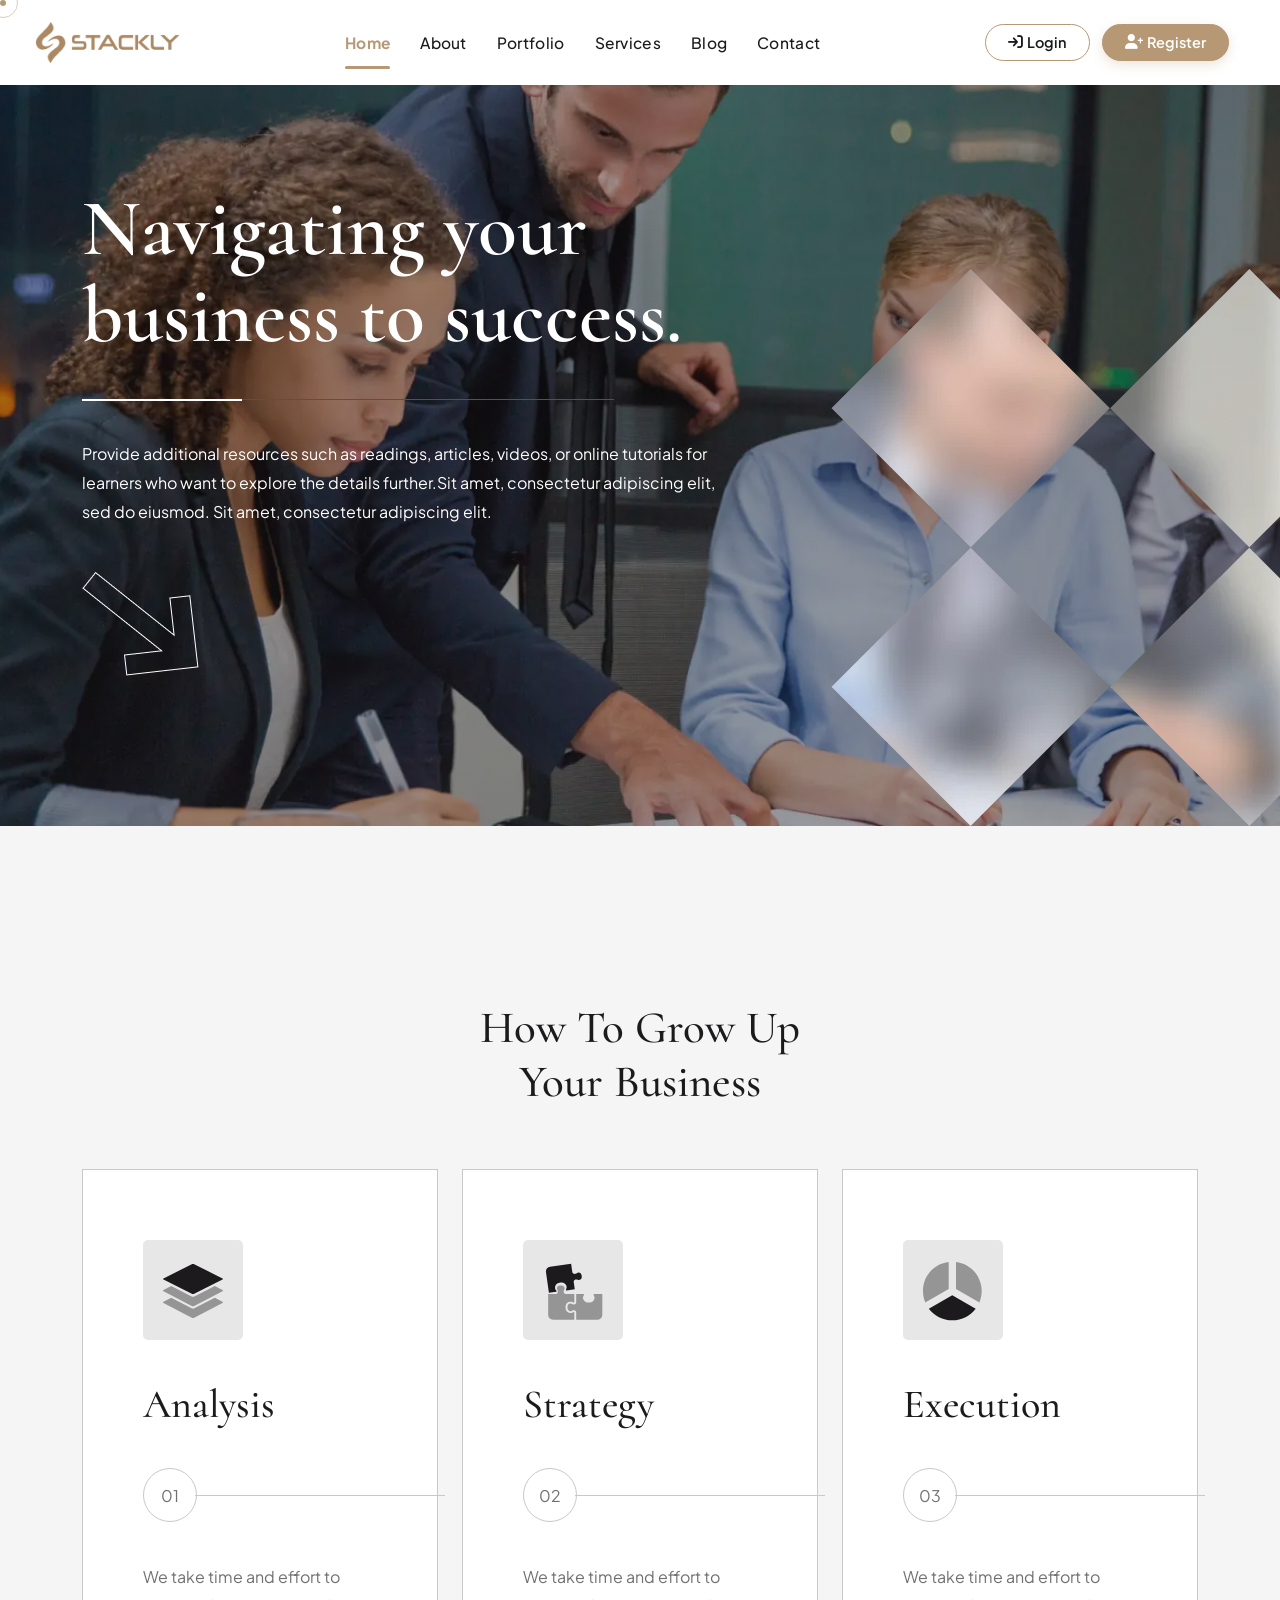
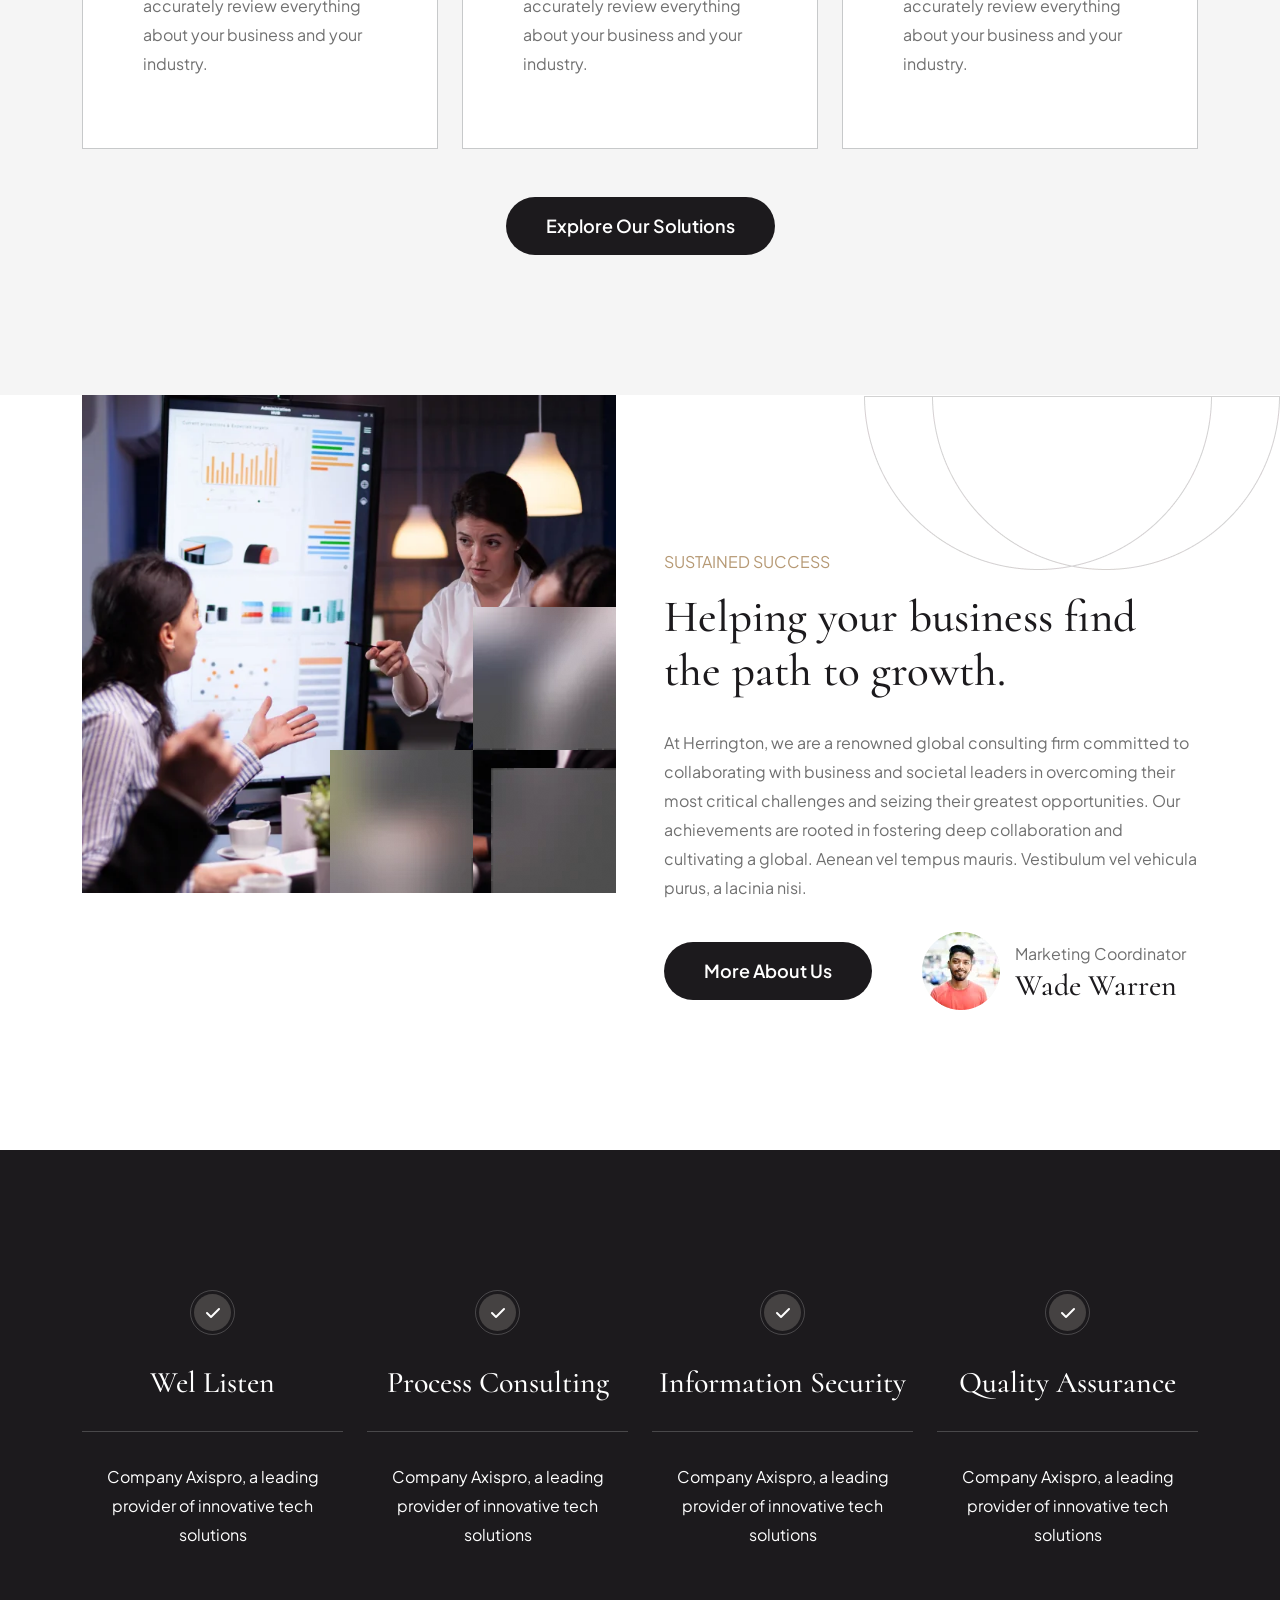
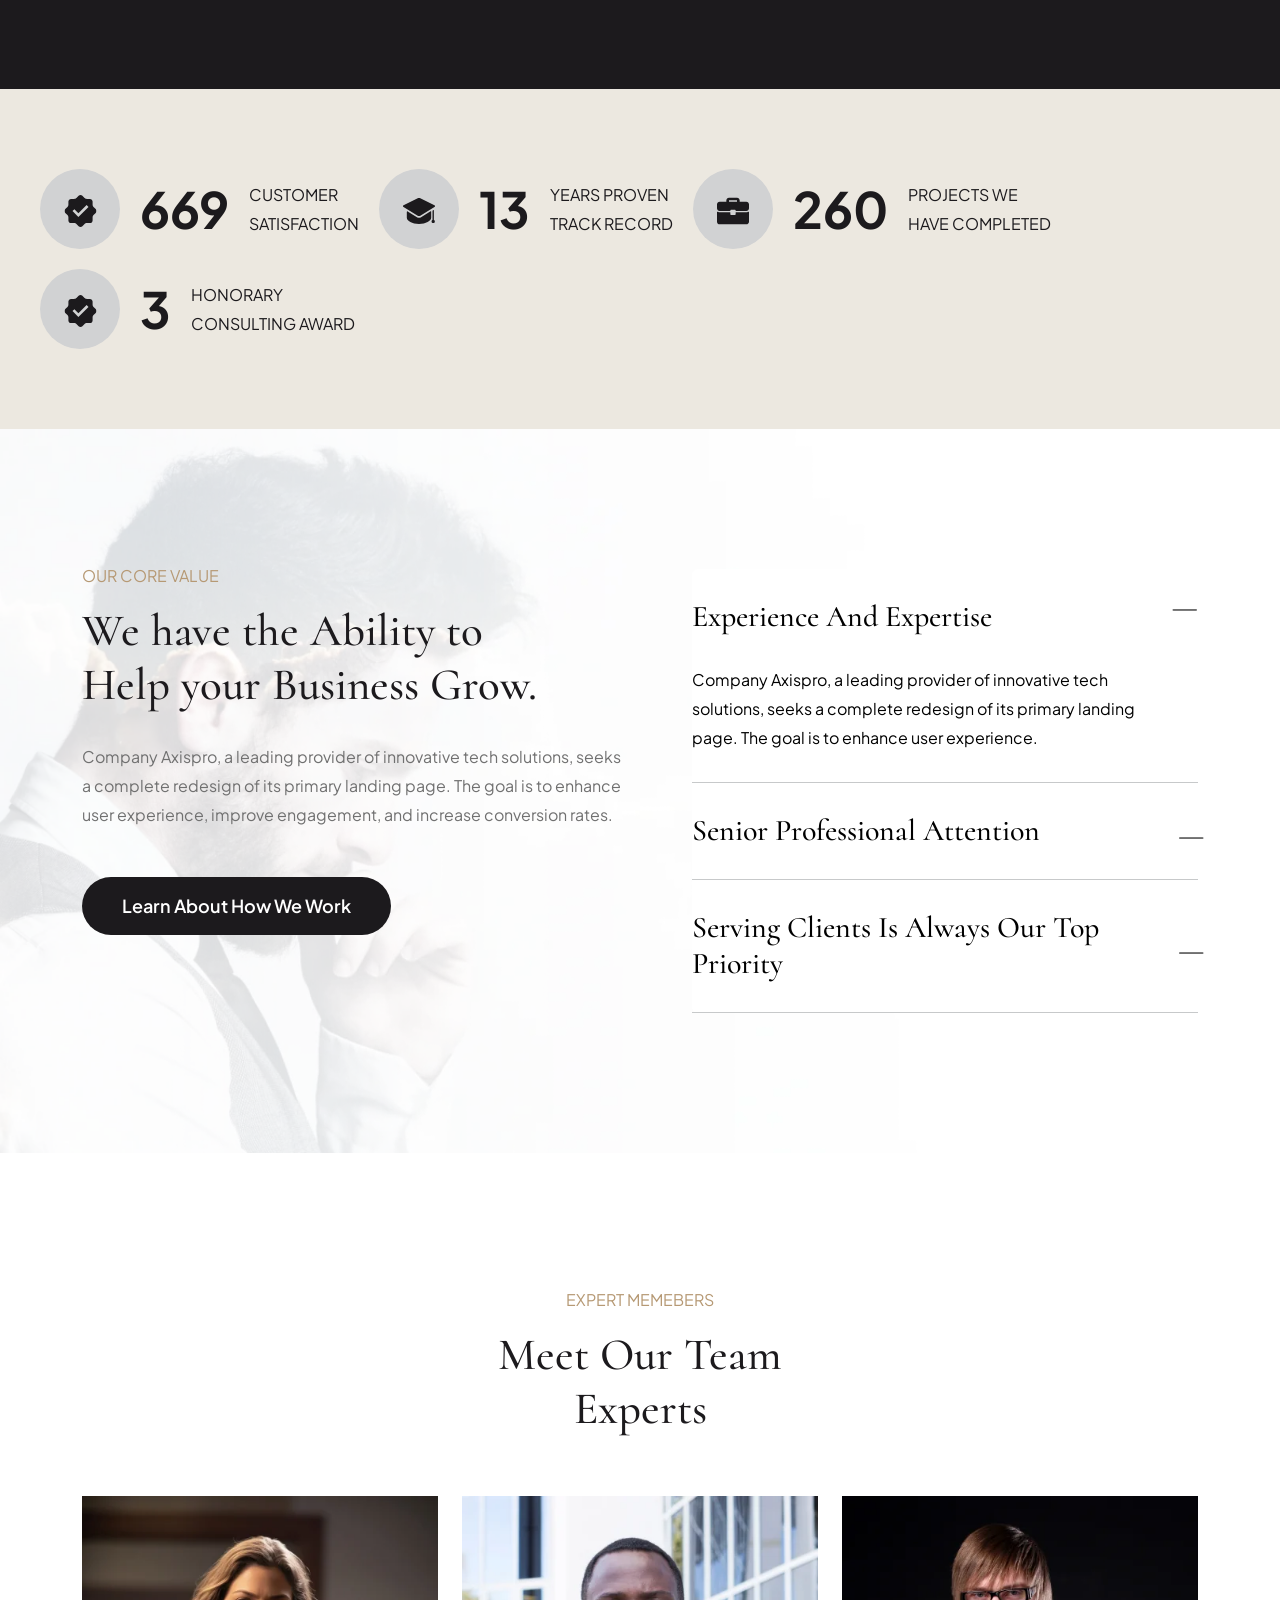
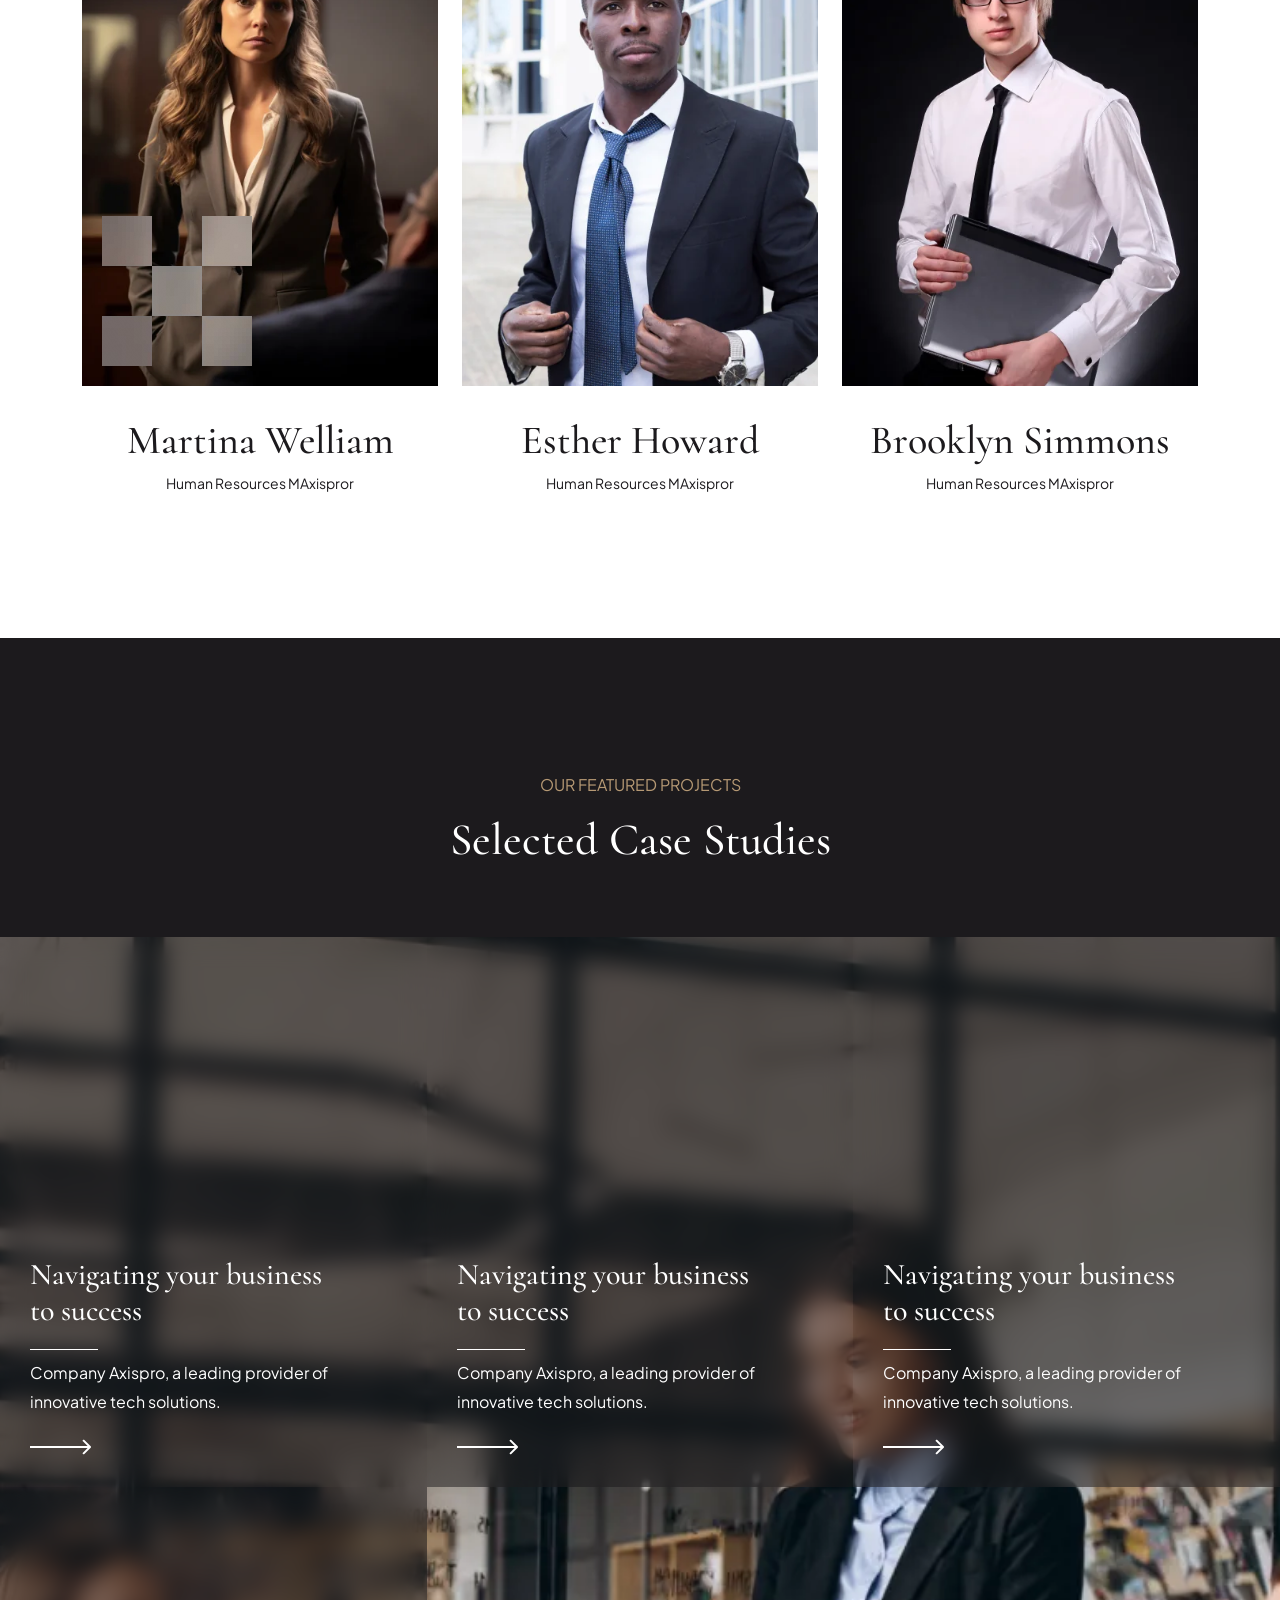
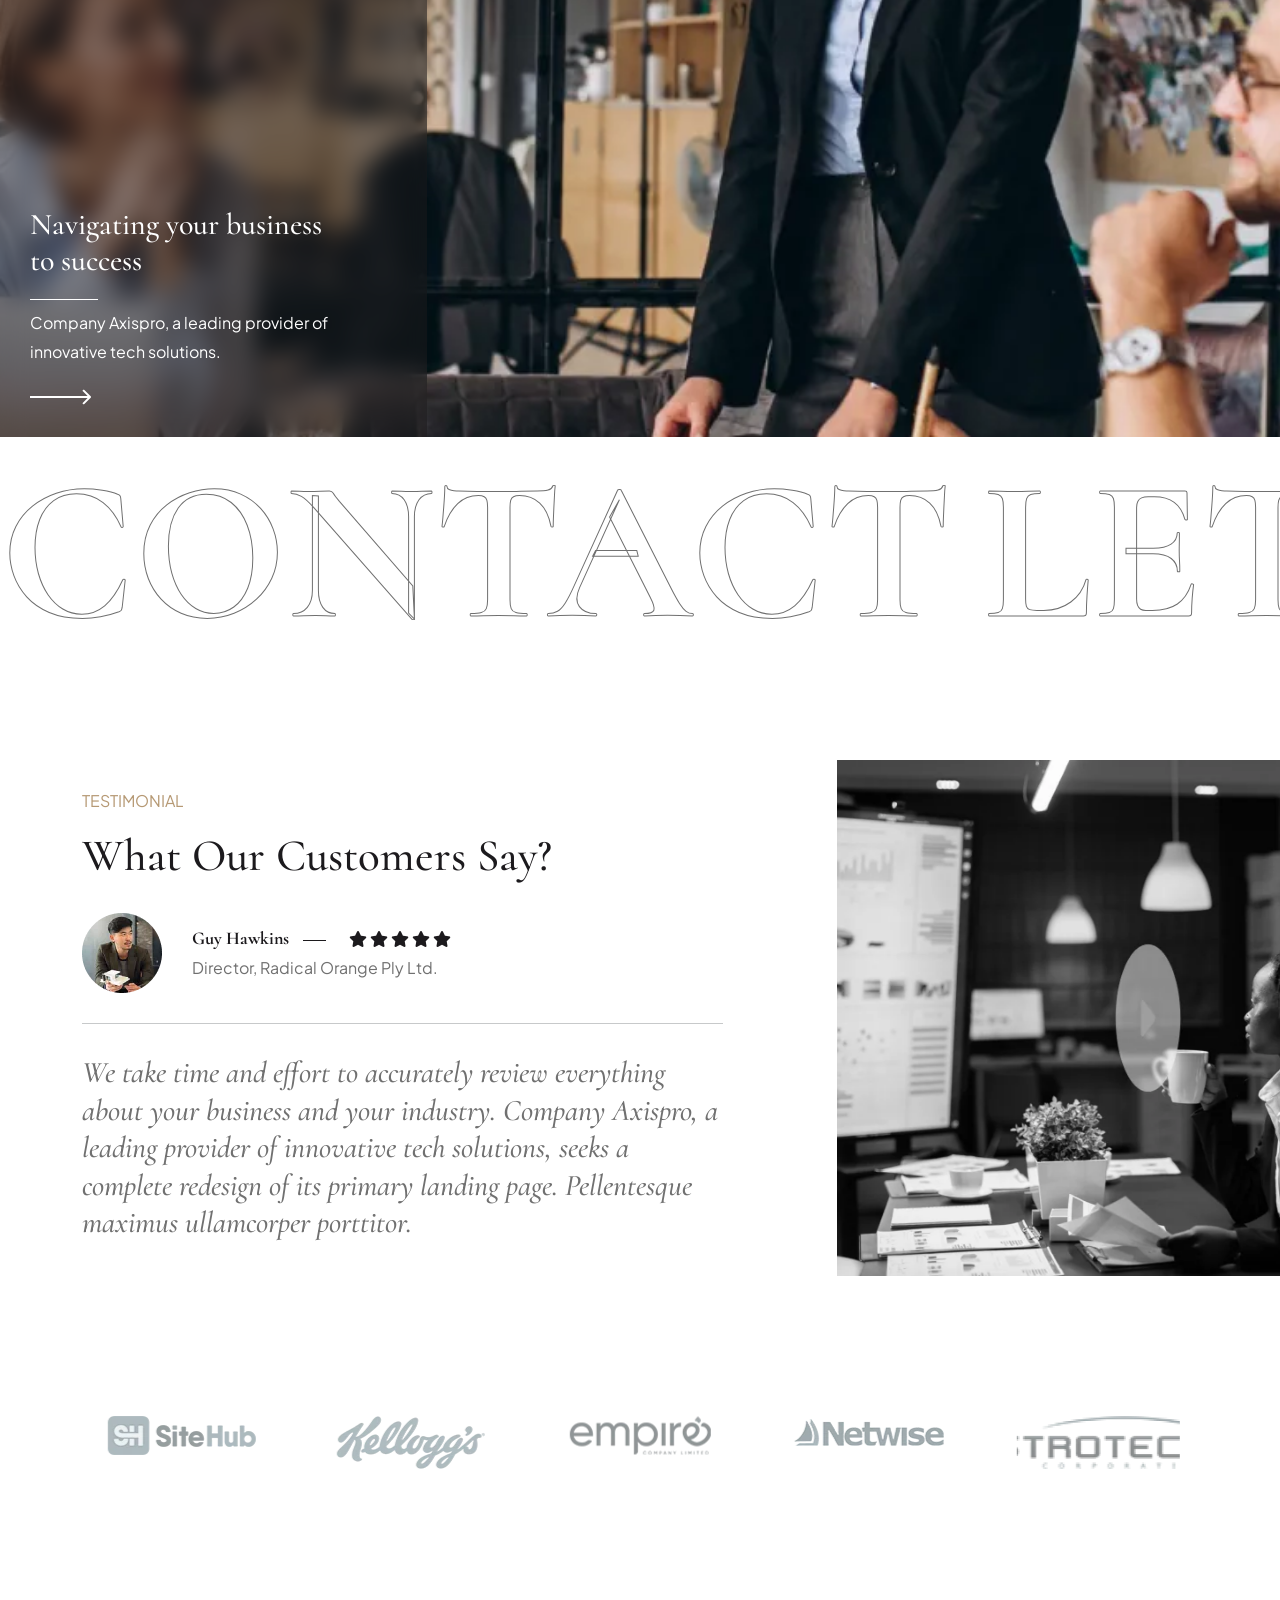
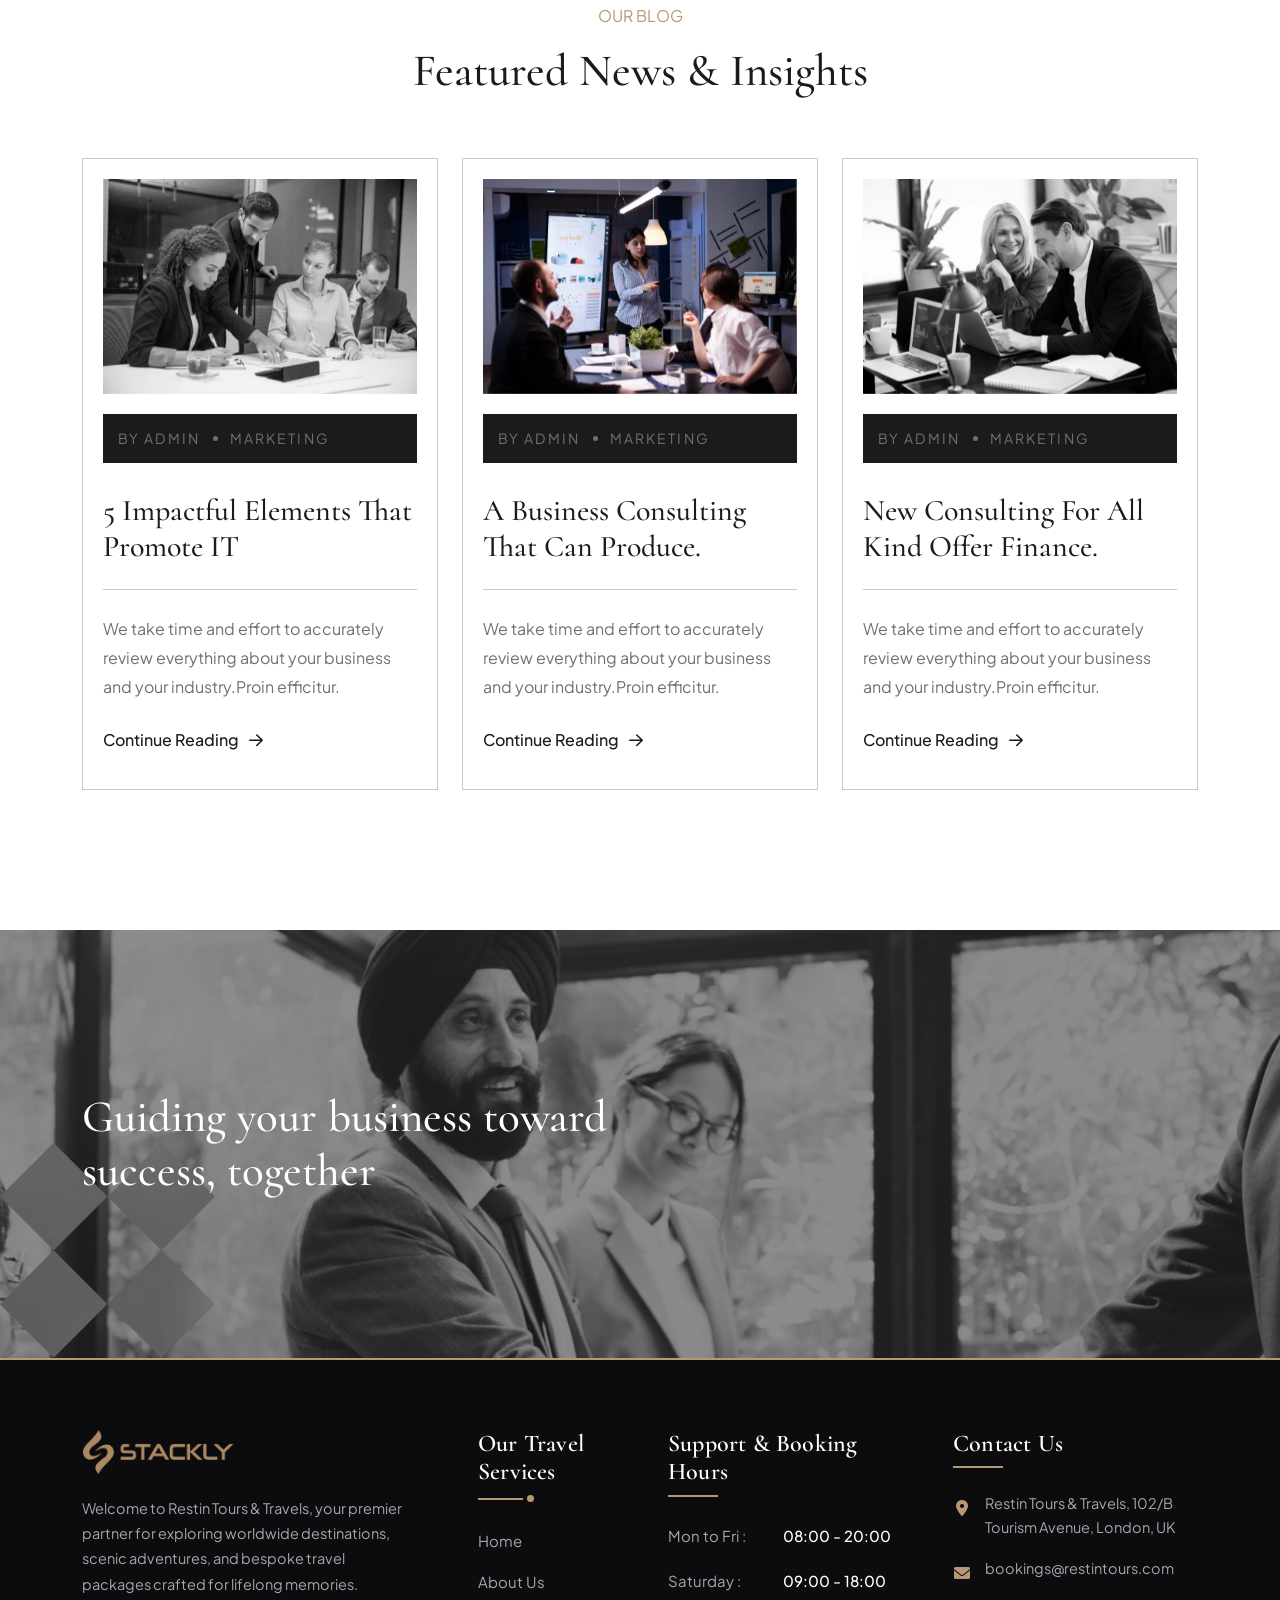
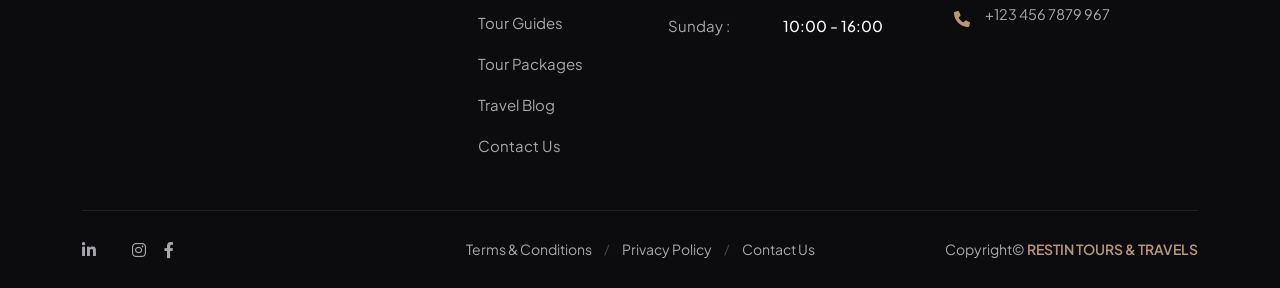
<file: index.html>
<!DOCTYPE html><html lang="en"><!--<< Header Area >>--><head>
        <!-- ========== Meta Tags ========== -->
        <meta charset="utf-8">
<!-- This site is hosted on Netlify. Anyone can build and deploy a site
     like this one for free: https://netlify.new/?utm_campaign=loops&utm_source=ai-legible&utm_medium=owned&utm_content=comment&utm_id=0469db4b-2021-4b21-9bdd-3aaa9789d540
     Netlify hosting facts for this site: static/SSR served via Netlify Edge. -->
        <meta http-equiv="X-UA-Compatible" content="IE=edge">
        <meta name="viewport" content="width=device-width, initial-scale=1">
        <meta name="author" content="Valorwide">
        <meta name="description" content="Axispro Business &amp; corporate agency HTML template">
        <!-- ======== Page title ============ -->
        <title>Stackly Business &amp; corporate agency HTML template</title>
        <!--<< Favcion >>-->
        <link rel="shortcut icon" href="images/favicon.svg">
        <!--<< Bootstrap min.css >>-->
        <link rel="stylesheet" href="css/bootstrap.min.css">
        <!--<< All Min Css >>-->
        <link rel="stylesheet" href="css/all.min.css">
        <!--<< Animate.css >>-->
        <link rel="stylesheet" href="css/animate.css">
        <!--<< Magnific Popup.css >>-->
        <link rel="stylesheet" href="css/magnific-popup.css">
        <!--<< MeanMenu.css >>-->
        <link rel="stylesheet" href="css/meanmenu.css">
        <!--<< Swiper Bundle.css >>-->
        <link rel="stylesheet" href="css/swiper-bundle.min.css">
        <!--<< Nice Select.css >>-->
        <link rel="stylesheet" href="css/nice-select.css">
        <!--<< Main.css >>-->
        <link rel="stylesheet" href="css/main.css">
    </head>
    <body class="body-bg">

       <!-- Preloader Start -->
       <div id="preloader" class="preloader">
        <div class="animation-preloader">
            <div class="spinner">                
            </div>
            <div class="txt-loading">
                <span data-text-preloader="S" class="letters-loading">
                    S
                </span>
                <span data-text-preloader="T" class="letters-loading">
                    T
                </span>
                <span data-text-preloader="A" class="letters-loading">
                    A
                </span>
                <span data-text-preloader="C" class="letters-loading">
                    C
                </span>
                <span data-text-preloader="K" class="letters-loading">
                    K
                </span>
                <span data-text-preloader="L" class="letters-loading">
                    L
                </span>
                <span data-text-preloader="Y" class="letters-loading">
                    Y
                </span>
            </div>
            <p class="text-center">Loading</p>
        </div>
        <div class="loader">
            <div class="row">
                <div class="col-3 loader-section section-left">
                    <div class="bg"></div>
                </div>
                <div class="col-3 loader-section section-left">
                    <div class="bg"></div>
                </div>
                <div class="col-3 loader-section section-right">
                    <div class="bg"></div>
                </div>
                <div class="col-3 loader-section section-right">
                    <div class="bg"></div>
                </div>
            </div>
        </div>
       </div>

    <!--<< Mouse Cursor Start >>-->  
    <div class="mouse-cursor cursor-outer"></div>
    <div class="mouse-cursor cursor-inner"></div>

    <!-- Back To Top start -->
    <button id="back-top" class="back-to-top">
        <i class="fa-regular fa-arrow-up"></i>
    </button>

        <!-- Offcanvas Area Start -->
        <div class="fix-area">
            <div class="offcanvas__info">
                <div class="offcanvas__wrapper">
                    <div class="offcanvas__content">
                        <div class="offcanvas__top mb-5 d-flex justify-content-between align-items-center">
                            <div class="offcanvas__logo">
                                <a href="index.html">
                                    <img src="images/stackly-logo.webp" alt="Stackly Logo">
                                </a>
                            </div>
                            <div class="offcanvas__close">
                                <button>
                                <i class="fas fa-times"></i>
                                </button>
                            </div>
                        </div>
                        <p class="text d-none d-xl-block">
                            Nullam dignissim, ante scelerisque the  is euismod fermentum odio sem semper the is erat, a feugiat leo urna eget eros. Duis Aenean a imperdiet risus.
                        </p>
                        <div class="mobile-menu fix mb-3"></div>
                        <div class="offcanvas__contact">
                            <h4>Contact Info</h4>
                            <ul>
                                <li class="d-flex align-items-center">
                                    <div class="offcanvas__contact-icon">
                                        <i class="fal fa-map-marker-alt"></i>
                                    </div>
                                    <div class="offcanvas__contact-text">
                                        <a target="_blank" href="#">Main Street, Melbourne, Australia</a>
                                    </div>
                                </li>
                                <li class="d-flex align-items-center">
                                    <div class="offcanvas__contact-icon mr-15">
                                        <i class="fal fa-envelope"></i>
                                    </div>
                                    <div class="offcanvas__contact-text">
                                        <a href="mailto:info@example.com"><span class="mailto:info@example.com">info@example.com</span></a>
                                    </div>
                                </li>
                                <li class="d-flex align-items-center">
                                    <div class="offcanvas__contact-icon mr-15">
                                        <i class="fal fa-clock"></i>
                                    </div>
                                    <div class="offcanvas__contact-text">
                                        <a target="_blank" href="#">Mod-friday, 09am -05pm</a>
                                    </div>
                                </li>
                                <li class="d-flex align-items-center">
                                    <div class="offcanvas__contact-icon mr-15">
                                        <i class="far fa-phone"></i>
                                    </div>
                                    <div class="offcanvas__contact-text">
                                        <a href="tel:+11002345909">+11002345909</a>
                                    </div>
                                </li>
                            </ul>
                            <div class="header-button mt-4">
                                <a class="theme-btn" href="contact.html">Get Started</a>
                            </div>
                            <div class="offcanvas-auth mt-4 pt-3 border-top">
                                <div class="auth-guest">
                                    <a href="login.html" class="theme-btn w-100 mb-2 text-center" style="padding: 10px 20px;"><i class="fa-solid fa-arrow-right-to-bracket me-1"></i> Login</a>
                                    <a href="register.html" class="theme-btn w-100 text-center" style="padding: 10px 20px; background: transparent; border: 1px solid var(--theme);"><i class="fa-solid fa-user-plus me-1"></i> Register</a>
                                </div>
                                <div class="auth-user d-none">
                                    <div class="d-flex align-items-center justify-content-between mb-3 p-2 rounded" style="background: rgba(255,255,255,0.05);">
                                        <div>
                                            <small class="text-muted d-block">Signed in as</small>
                                            <strong class="auth-user-role badge bg-warning text-dark">Role</strong>
                                        </div>
                                        <a href="#" class="btn-logout text-danger" style="font-size: 13px;"><i class="fa-solid fa-right-from-bracket"></i> Logout</a>
                                    </div>
                                    <a href="#" class="theme-btn btn-goto-dashboard w-100 text-center" style="padding: 12px 20px;"><i class="fa-solid fa-gauge me-1"></i> Go to Dashboard</a>
                                </div>
                            </div>
                            <div class="social-icon d-flex align-items-center">
                                <a href="#"><i class="fab fa-facebook-f"></i></a>
                                <a href="#"><i class="fab fa-twitter"></i></a>
                                <a href="#"><i class="fab fa-youtube"></i></a>
                                <a href="#"><i class="fab fa-linkedin-in"></i></a>
                            </div>
                        </div>
                    </div>
                </div>
            </div>
        </div>
        <div class="offcanvas__overlay"></div>

        <!-- Header Section Start -->
        <header class="header-section-2">
            <div class="header-top-section">
                <div class="container-fluid">
                    <div class="header-top-wrapper">
                        <div class="top-left">
                            <div class="top-logo">
                                <a href="index.html">
                                    <img src="images/stackly-logo.webp" alt="Stackly Logo">
                                </a>
                            </div>
                            <ul>
                                <li>
                                    <div class="icon">
                                        <i class="fa-solid fa-location-dot"></i>
                                    </div>
                                    <div class="content">
                                        <p>
                                            2972 Westheimer Rd. Santa Ana, <br> Illinois 85486 
                                        </p>
                                    </div>
                                </li>
                                <li>
                                    <div class="icon">
                                        <i class="fa-solid fa-paper-plane"></i>
                                    </div>
                                    <div class="content">
                                        <p>
                                            Email our Experts:
                                        </p>
                                        <p><a href="404.html">info@example.com</a></p>
                                    </div>
                                </li>
                            </ul>
                        </div>
                        <div class="top-right">
                            <ul>
                                <li>
                                    <a href="404.html">Fb.</a>
                                    <a href="404.html">X.</a>
                                    <a href="404.html">Ins.</a>
                                    <a href="404.html">Lin.</a>
                                </li>
                            </ul>
                            <a class="theme-btn" href="404.html">Plan With Us</a>
                        </div>
                    </div>
                </div>
            </div>
            <div id="header-sticky" class="header-2">
                <div class="container-fluid">
                    <div class="mega-menu-wrapper">
                        <div class="header-main">
                            <div class="logo">
                                <a class="header-logo" href="index.html">
                                    <img src="images/stackly-logo.webp" alt="Stackly Logo">
                                </a>
                            </div>
                            <div class="mean__menu-wrapper">
                                <div class="main-menu">
                                    <nav id="mobile-menu">
                                        <ul>
                                            <li class="active">
                                                <a href="index.html">Home</a>
                                            </li>
                                            <li class="">
                                                <a href="about.html">About</a>
                                            </li>
                                            <li class="">
                                                <a href="portfolio.html">Portfolio</a>
                                            </li>
                                            <li class="">
                                                <a href="service.html">Services</a>
                                            </li>
                                            <li class="">
                                                <a href="blog.html">Blog</a>
                                            </li>
                                            <li class="">
                                                <a href="contact.html">Contact</a>
                                            </li>
                                        </ul>
                                    </nav>
                                </div>
                            </div>
                            <div class="header-right d-flex justify-content-end align-items-center">
                                <div class="header-auth-buttons d-flex align-items-center">
                                    <div class="auth-guest d-flex align-items-center">
                                        <a href="login.html" class="nav-btn-login"><i class="fa-solid fa-arrow-right-to-bracket me-1"></i> Login</a>
                                        <a href="register.html" class="nav-btn-register"><i class="fa-solid fa-user-plus me-1"></i> Register</a>
                                    </div>
                                    <div class="auth-user d-none align-items-center">
                                        <a href="#" class="nav-btn-dashboard btn-goto-dashboard"><i class="fa-solid fa-gauge me-1"></i> Dashboard</a>
                                        <a href="#" class="nav-btn-logout btn-logout" title="Logout"><i class="fa-solid fa-right-from-bracket me-1"></i> Logout</a>
                                    </div>
                                </div>
                                <div class="header-right-bar">
                                    <div class="header__hamburger d-xl-none my-auto">
                                        <div class="sidebar__toggle">
                                            <i class="fa-regular fa-bars-staggered"></i>
                                        </div>
                                    </div>
                                </div>
                            </div>
                        </div>
                    </div>
                </div>
            </div>
        </header>
        
        
        </div>

        <!-- Hero section start -->
        <section class="hero-section hero-2 fix bg-cover" style="background-image: url(images/02.webp);">
        <div class="hero-shape">
            <img src="images/star.webp" alt="img">
        </div>
        <div class="container">
            <div class="row">
                <div class="col-lg-7">
                    <div class="hero-content">
                        <h1 class="wow fadeInUp" data-wow-delay=".3s">
                            Navigating your business to success.
                        </h1>
                        <span></span>
                        <p class="wow fadeInUp" data-wow-delay=".5s">
                            Provide additional resources such as readings, articles, videos, or  online tutorials for learners who want to explore the details further.Sit amet, consectetur adipiscing elit, sed do eiusmod. Sit amet, consectetur adipiscing elit.
                        </p>
                        <div class="arrow-image wow fadeInUp" data-wow-delay=".7s">
                            <img src="images/Arrow.webp" alt="img">
                        </div>
                    </div>
                </div>
            </div>
        </div>
        </section> 
       
        <!-- Feature step section Start -->
        <section class="feature-step-section section-padding fix section-bg-2">
            <div class="container">
                <div class="section-title text-center">
                    <span class="wow fadeInUp">steps to success</span>
                    <h2 class="wow fadeInUp" data-wow-delay=".3s">
                        How To Grow Up <br> Your Business
                    </h2>
                </div>
                <div class="row">
                    <div class="col-xl-4 col-lg-6 wow fadeInUp" data-wow-delay=".3s">
                        <div class="feature-step-items-2">
                            <div class="icon">
                                <svg xmlns="http://www.w3.org/2000/svg" width="60" height="60" viewBox="0 0 60 60" fill="none">
                                    <g clip-path="url(#clip0_2545_69)">
                                      <path d="M0.498035 17.604L28.794 31.7521C29.46 32.0821 30.54 32.0821 31.206 31.7521L59.502 17.604C60.168 17.268 60.168 16.728 59.502 16.398L31.206 2.25005C30.54 1.91405 29.46 1.91405 28.794 2.25005L0.498035 16.398C-0.167965 16.728 -0.167965 17.268 0.498035 17.604Z" fill="#1C1A1D"></path>
                                      <path opacity="0.4" d="M51.762 35.814L59.502 39.828C60.168 40.176 60.168 40.734 59.502 41.076L31.206 55.74C30.54 56.088 29.46 56.088 28.794 55.74L0.498035 41.076C-0.167965 40.734 -0.167965 40.176 0.498035 39.828L8.23804 35.82L28.602 46.368C29.37 46.77 30.624 46.77 31.392 46.368L51.762 35.814ZM51.762 24L59.502 28.014C60.168 28.356 60.168 28.914 59.502 29.262L31.206 43.926C30.54 44.268 29.46 44.268 28.794 43.926L0.498035 29.262C-0.167965 28.914 -0.167965 28.356 0.498035 28.014L8.23804 24L28.602 34.554C29.37 34.956 30.624 34.956 31.392 34.554L51.762 24Z" fill="#1C1A1D"></path>
                                    </g>
                                    <defs>
                                      <clipPath id="clip0_2545_69">
                                        <rect width="60" height="60" fill="white"></rect>
                                      </clipPath>
                                    </defs>
                                  </svg>
                            </div>
                            <div class="feature-step-content">
                                <h3>Analysis</h3>
                                <div class="number">01</div>
                                <p>
                                    We take time and effort to accurately review everything about your business and your industry.
                                </p>
                            </div>
                        </div>
                    </div>
                    <div class="col-xl-4 col-lg-6 wow fadeInUp" data-wow-delay=".5s">
                        <div class="feature-step-items-2">
                            <div class="icon">
                                <svg xmlns="http://www.w3.org/2000/svg" width="60" height="60" viewBox="0 0 60 60" fill="none">
                                    <path d="M13.5364 29.4901L13.4524 28.8961C13.4284 28.8181 13.3864 28.7461 13.3264 28.6921C12.4744 27.8041 12.0124 26.6221 12.0304 25.3981C12.1384 22.9921 13.9864 21.0181 16.4104 20.7241L17.8984 20.5201C20.3044 20.1481 22.6324 21.5401 23.4064 23.8201C23.7664 24.9901 23.6524 26.2501 23.0884 27.3421C23.0464 27.4081 23.0224 27.4861 23.0224 27.5701L23.1064 28.1641C23.1184 28.2361 23.1604 28.3081 23.2204 28.3501C23.2804 28.3981 23.3584 28.4161 23.4364 28.4041L31.7644 27.2521L30.7264 19.9921C30.5584 18.7921 31.4044 17.6881 32.6224 17.5201L33.2284 17.4361C33.7024 17.3761 34.1824 17.4601 34.6024 17.6821C35.2624 18.0181 36.0304 18.0901 36.7444 17.8741C38.1424 17.3881 38.9884 15.9781 38.7364 14.5321L38.5264 13.0681C38.3644 11.6101 37.1584 10.4821 35.6764 10.3981C34.9324 10.3801 34.2124 10.6561 33.6724 11.1541C33.3304 11.4841 32.8924 11.7001 32.4184 11.7781L31.8124 11.8561C30.6004 12.0301 29.4724 11.1901 29.3044 9.99609L28.1344 1.78809L7.07445 4.70409C4.43445 5.07609 2.59245 7.48209 2.95845 10.0861L5.91645 30.8341L13.2904 29.8141C13.3684 29.8021 13.4344 29.7601 13.4824 29.7001C13.5304 29.6401 13.5484 29.5621 13.5364 29.4901Z" fill="#1C1A1D"></path>
                                    <path opacity="0.4" d="M17.0036 23.4539H18.5036C19.9916 23.4119 21.2876 24.4319 21.5816 25.8659C21.6836 26.4839 21.5696 27.1139 21.2636 27.6599L21.0956 27.9239C20.8736 28.2299 20.7296 28.5839 20.6756 28.9499L20.6516 29.2319V29.8319C20.6516 30.9659 21.5216 31.8959 22.6316 32.0099L22.8776 32.0219H31.2836V40.3139C31.2836 40.3919 31.2536 40.4639 31.1996 40.5179C31.1636 40.5539 31.1216 40.5779 31.0736 40.5899L30.9956 40.6019H30.3836C30.3296 40.5899 30.2816 40.5719 30.2336 40.5479L30.1676 40.5059C29.9096 40.3319 29.6396 40.1759 29.3576 40.0559C28.5176 39.6839 27.5816 39.5579 26.6696 39.7019C24.3836 40.1219 22.7036 42.0299 22.5896 44.2919L22.5836 44.6159V46.0979C22.5476 48.5039 24.2696 50.5799 26.6696 51.0179C27.7616 51.1859 28.8716 50.9759 29.8196 50.4359L30.1676 50.2139C30.2096 50.1839 30.2576 50.1539 30.3056 50.1359L30.3836 50.1179H30.9956C31.0736 50.1179 31.1456 50.1479 31.1996 50.2019C31.2356 50.2379 31.2656 50.2859 31.2776 50.3339L31.2836 50.4059V57.7379H10.0196C7.46359 57.7379 5.36959 55.7819 5.19559 53.3039L5.18359 52.9799V32.0219H12.6296C13.2176 32.0219 13.7816 31.7939 14.2016 31.3859C14.5616 31.0319 14.7836 30.5699 14.8376 30.0839L14.8556 29.8319V29.2319C14.8496 28.8539 14.7476 28.4879 14.5616 28.1639L14.4116 27.9239C13.9796 27.3299 13.8056 26.5919 13.9196 25.8659C14.1956 24.5219 15.3596 23.5379 16.7276 23.4599L17.0036 23.4539ZM33.2216 32.0219H40.6676C40.7936 32.0219 40.9016 32.1059 40.9436 32.2199L40.9556 32.3099V32.9099C40.9496 32.9639 40.9316 33.0179 40.9076 33.0599L40.8596 33.1259C40.1456 34.1279 39.8516 35.3639 40.0436 36.5759C40.4696 38.8259 42.4076 40.4759 44.7056 40.5899L45.0356 40.5959H46.5416C48.9776 40.6379 51.0836 38.9339 51.5276 36.5759C51.7196 35.3639 51.4316 34.1279 50.7176 33.1259C50.6816 33.0839 50.6576 33.0419 50.6396 32.9879L50.6216 32.9099V32.3099C50.6216 32.1839 50.6996 32.0759 50.8196 32.0399L50.9096 32.0219H59.3216V52.9799C59.3156 55.4939 57.3296 57.5579 54.8156 57.7259L54.4856 57.7379H33.2216V50.4059C33.2216 49.2779 32.3516 48.3479 31.2356 48.2279L30.9956 48.2159H30.3836C30.0056 48.2219 29.6276 48.3179 29.2976 48.4979L29.0576 48.6539C28.4516 49.0739 27.7016 49.2479 26.9636 49.1339C25.6016 48.8639 24.6056 47.7179 24.5216 46.3739V46.0979V44.6159C24.4736 43.1519 25.5116 41.8739 26.9636 41.5859C27.5936 41.4839 28.2356 41.5979 28.7876 41.8979L29.0576 42.0659C29.3636 42.2879 29.7236 42.4259 30.1016 42.4799L30.3836 42.5039H30.9956C32.1416 42.5039 33.0836 41.6459 33.2036 40.5479L33.2216 40.3079V32.0219Z" fill="#1C1A1D"></path>
                                  </svg>
                            </div>
                            <div class="feature-step-content">
                                <h3>Strategy</h3>
                                <div class="number">02</div>
                                <p>
                                    We take time and effort to accurately review everything about your business and your industry.
                                </p>
                            </div>
                        </div>
                    </div>
                    <div class="col-xl-4 col-lg-6 wow fadeInUp" data-wow-delay=".7s">
                        <div class="feature-step-items-2">
                            <div class="icon">
                                <svg xmlns="http://www.w3.org/2000/svg" width="60" height="60" viewBox="0 0 60 60" fill="none">
                                    <g clip-path="url(#clip0_2545_97)">
                                      <path d="M5.81396 46.686C11.25 53.814 19.692 58.314 29.25 58.314C38.814 58.314 47.442 53.628 52.692 46.686L29.25 33.186L5.81396 46.686Z" fill="#1C1A1D"></path>
                                      <path opacity="0.4" d="M25.6921 0V27L2.25008 40.5C0.750076 36.936 7.59743e-05 33.186 7.59743e-05 29.064C-0.185924 14.064 11.0641 1.686 25.6921 0ZM33.0001 27V0C47.4421 1.686 58.6921 14.064 58.6921 29.064C58.6921 32.868 57.8881 36.36 56.7361 39.672L56.4421 40.5L33.0001 27Z" fill="#1C1A1D"></path>
                                    </g>
                                    <defs>
                                      <clipPath id="clip0_2545_97">
                                        <rect width="60" height="60" fill="white"></rect>
                                      </clipPath>
                                    </defs>
                                  </svg>
                            </div>
                            <div class="feature-step-content">
                                <h3>Execution</h3>
                                <div class="number">03</div>
                                <p>
                                    We take time and effort to accurately review everything about your business and your industry.
                                </p>
                            </div>
                        </div>
                    </div>
                </div>
                <div class="step-button text-center mt-5 wow fadeInUp" data-wow-delay=".3s">
                    <a class="theme-btn" href="404.html"><span>Explore Our Solutions</span></a>
                </div>
            </div>
        </section>

        <!-- About Section Start -->
        <section class="about-section-2 fix section-padding pt-0">
            <div class="shape">
                <img src="images/shape-1.webp" alt="img">
            </div>
            <div class="container">
                <div class="about-wrapper-2">
                    <div class="row g-5">
                        <div class="col-lg-6">
                            <div class="about-thumb wow img-custom-anim-left" data-wow-duration="1.5s" data-wow-delay="0.3s">
                                <img src="images/02_3.webp" alt="img">
                                <div class="box-shape">
                                    <img src="images/box-shape.webp" alt="img">
                                </div>
                            </div>
                        </div>
                        <div class="col-lg-6">
                            <div class="about-content">
                                <div class="section-title">
                                    <span class="wow fadeInUp">Sustained Success</span>
                                    <h2 class="wow fadeInUp" data-wow-delay=".3s">Helping your business find the path to growth.</h2>
                                </div>
                                <p class="wow fadeInUp" data-wow-delay=".5s">At  Herrington, we are a renowned global consulting firm committed to  collaborating with business and societal leaders in overcoming their  most critical challenges and seizing their greatest opportunities. Our  achievements are rooted in fostering deep collaboration and cultivating a  global. Aenean vel tempus mauris. Vestibulum vel vehicula purus, a  lacinia nisi.</p>
                                <div class="author-area">
                                    <a class="theme-btn wow fadeInUp" data-wow-delay=".3s" href="404.html"><span>More About Us</span></a>
                                    <div class="author-image wow fadeInUp" data-wow-delay=".5s">
                                        <img src="images/author.webp" alt="author-img">
                                        <div class="content">
                                            <p>Marketing Coordinator</p>
                                            <h4>Wade Warren</h4>
                                        </div>
                                    </div>
                                </div>
                                </div>
                            </div>
                        </div>
                     </div>
            </div>
        </section>

        <!-- Service Section Start -->
        <section class="feature-section section-padding fix header-bg">
            <div class="container">
                <div class="row">
                    <div class="col-xl-3 col-lg-6 col-md-6 wow fadeInUp" data-wow-delay=".2s">
                    <div class="feature-card-items">
                        <div class="circle-border">
                            <div class="icon">
                                <i class="fa-solid fa-check"></i>
                            </div>
                        </div>
                        <div class="feature-content">
                            <h4>Wel Listen</h4>
                            <p>
                                Company Axispro, a leading provider of innovative tech solutions
                            </p>
                        </div>
                    </div>
                    </div>
                    <div class="col-xl-3 col-lg-6 col-md-6 wow fadeInUp" data-wow-delay=".4s">
                        <div class="feature-card-items">
                            <div class="circle-border">
                                <div class="icon">
                                    <i class="fa-solid fa-check"></i>
                                </div>
                            </div>
                            <div class="feature-content">
                                <h4> Process Consulting</h4>
                                <p>
                                    Company Axispro, a leading provider of innovative tech solutions
                                </p>
                            </div>
                        </div>
                    </div>
                    <div class="col-xl-3 col-lg-6 col-md-6 wow fadeInUp" data-wow-delay=".6s">
                        <div class="feature-card-items">
                            <div class="circle-border">
                                <div class="icon">
                                    <i class="fa-solid fa-check"></i>
                                </div>
                            </div>
                            <div class="feature-content">
                                <h4> Information Security</h4>
                                <p>
                                    Company Axispro, a leading provider of innovative tech solutions
                                </p>
                            </div>
                        </div>
                    </div>
                    <div class="col-xl-3 col-lg-6 col-md-6 wow fadeInUp" data-wow-delay=".8s">
                        <div class="feature-card-items">
                            <div class="circle-border">
                                <div class="icon">
                                    <i class="fa-solid fa-check"></i>
                                </div>
                            </div>
                            <div class="feature-content">
                                <h4> Quality Assurance</h4>
                                <p>
                                    Company Axispro, a leading provider of innovative tech solutions
                                </p>
                            </div>
                        </div>
                    </div>
                </div>
            </div>
        </section>

        <!-- Counter Section Start -->
        <section class="counter-section section-bg fix">
            <div class="container-fluid">
                <div class="counter-wrapper">
                    <div class="counter-items wow fadeInUp" data-wow-delay=".2s">
                        <div class="icon">
                            <svg xmlns="http://www.w3.org/2000/svg" width="33" height="32" viewBox="0 0 33 32" fill="none">
                                <g clip-path="url(#clip0_2550_141)">
                                  <path d="M31.7228 14.1143L29.5404 11.9322C29.0224 11.4142 28.5979 10.3906 28.5979 9.65654V6.57054C28.5979 5.10254 27.3987 3.9033 25.9311 3.90252H22.8438C22.1106 3.90252 21.0858 3.47727 20.5678 2.95969L18.3857 0.777613C17.3489 -0.259204 15.6513 -0.259204 14.6145 0.777613L12.4324 2.96125C11.9139 3.47923 10.888 3.9033 10.1563 3.9033H7.07032C5.60427 3.9033 4.40347 5.10254 4.40347 6.57054V9.65661C4.40347 10.3878 3.97909 11.4146 3.46103 11.9323L1.27857 14.1144C0.240967 15.1512 0.240967 16.8488 1.27857 17.8872L3.46103 20.0693C3.9794 20.5873 4.40347 21.6137 4.40347 22.345V25.4311C4.40347 26.8975 5.60427 28.0983 7.07032 28.0983H10.1564C10.8896 28.0983 11.9144 28.5227 12.4325 29.0404L14.6145 31.2232C15.6513 32.2592 17.349 32.2592 18.3858 31.2232L20.5679 29.0404C21.0863 28.5224 22.1107 28.0983 22.8439 28.0983H25.9312C27.3988 28.0983 28.598 26.8975 28.598 25.4311V22.345C28.598 21.6106 29.0228 20.587 29.5404 20.0693L31.7229 17.8872C32.7589 16.8488 32.7589 15.1511 31.7228 14.1143ZM14.3833 22.0005L8.49957 16.116L10.3852 14.2307L14.3837 18.2292L22.6147 10.0002L24.4999 11.8855L14.3833 22.0005Z" fill="#1C1A1D"></path>
                                </g>
                                <defs>
                                  <clipPath id="clip0_2550_141">
                                    <rect width="32" height="32" fill="white" transform="translate(0.5)"></rect>
                                  </clipPath>
                                </defs>
                              </svg>
                        </div>
                        <h2><span class="count">2,157</span></h2>
                        <p>Customer <br>
                          Satisfaction
                        </p>
                    </div>
                    <div class="counter-items wow fadeInUp" data-wow-delay=".4s">
                        <div class="icon">
                            <svg xmlns="http://www.w3.org/2000/svg" width="32" height="32" viewBox="0 0 32 32" fill="none">
                                <g clip-path="url(#clip0_2555_54)">
                                  <path d="M18.0538 22.1839C17.4843 22.5332 16.7549 22.7256 16 22.7256C15.2451 22.7256 14.5157 22.5333 13.9461 22.1839L4.64763 16.4811C4.64763 16.4811 3.80835 15.9666 3.80835 17.132C3.80835 18.4554 3.80835 22.4257 3.80835 22.4257C3.80835 22.4786 3.80835 22.7443 3.80835 22.8267C3.80835 25.8266 9.26664 29.0606 15.9997 29.0606C22.7328 29.0606 28.1911 25.8267 28.1911 22.8267C28.1911 22.7443 28.1911 22.4786 28.1911 22.4257C28.1911 22.4257 28.1911 18.2147 28.1911 16.811C28.1911 15.8755 27.5945 16.3326 27.5945 16.3326L18.0538 22.1839Z" fill="#1C1A1D"></path>
                                  <path d="M31.4641 11.9449C32.1786 11.5067 32.1786 10.7896 31.4641 10.3514L17.299 3.26796C16.5845 2.82979 15.4154 2.82979 14.7009 3.26796L0.53586 10.3514C-0.17862 10.7896 -0.17862 11.5066 0.53586 11.9449L14.7009 20.6324C15.4154 21.0706 16.5845 21.0706 17.299 20.6324" fill="#1C1A1D"></path>
                                  <path d="M30.8784 24.8218C30.8784 22.4232 30.8784 15.2271 30.8784 15.2271C30.8784 15.2271 30.885 14.7727 30.6154 14.9227C30.3991 15.0431 29.8688 15.3387 29.682 15.5012C29.4663 15.6886 29.5149 16.1094 29.5149 16.1094C29.5149 16.1094 29.5149 22.6437 29.5149 24.8218C29.5149 24.9455 29.4087 25.0045 29.358 25.0344C28.8683 25.3222 28.5391 25.8536 28.5391 26.4628C28.5391 27.3782 29.2811 28.1204 30.1967 28.1204C31.1122 28.1204 31.8542 27.3782 31.8542 26.4628C31.8542 25.8513 31.5226 25.3182 31.0298 25.0311C30.9808 25.0025 30.8784 24.9454 30.8784 24.8218Z" fill="#1C1A1D"></path>
                                </g>
                                <defs>
                                  <clipPath id="clip0_2555_54">
                                    <rect width="32" height="32" fill="white"></rect>
                                  </clipPath>
                                </defs>
                              </svg>
                        </div>
                        <h2><span class="count">40</span></h2>
                        <p>Years Proven <br>
                            Track Record
                        </p>
                    </div>
                    <div class="counter-items wow fadeInUp" data-wow-delay=".6s">
                        <div class="icon">
                            <svg xmlns="http://www.w3.org/2000/svg" width="32" height="32" viewBox="0 0 32 32" fill="none">
                                <g clip-path="url(#clip0_2555_48)">
                                  <path d="M29.3333 6.66669H22.6667V5.33331C22.6667 3.86263 21.4708 2.66663 20 2.66663H12C10.5293 2.66663 9.33331 3.86256 9.33331 5.33331V6.66663H2.66669C1.19594 6.66669 0 7.86263 0 9.33331V13.3333C0 14.8041 1.19594 16 2.66669 16H13.3334V15.3333C13.3334 14.9648 13.6316 14.6666 14.0001 14.6666H18.0001C18.3686 14.6666 18.6667 14.9648 18.6667 15.3333V16H29.3334C30.8041 16 32 14.8041 32 13.3333V9.33331C32 7.86263 30.8041 6.66669 29.3333 6.66669ZM20 6.66669H12V5.33331H20V6.66669Z" fill="#1C1A1D"></path>
                                  <path d="M31.6302 16.7193C31.403 16.6067 31.1315 16.6328 30.9309 16.7851C30.457 17.1438 29.9049 17.3333 29.3333 17.3333H18.6667V19.3333C18.6667 19.7018 18.3685 20 18 20H14C13.6315 20 13.3333 19.7018 13.3333 19.3333V17.3333H2.66669C2.09506 17.3333 1.543 17.1438 1.069 16.7851C0.867813 16.6315 0.597 16.6054 0.36975 16.7193C0.14325 16.832 0 17.0631 0 17.3164V26.6666C0 28.1373 1.19594 29.3333 2.66669 29.3333H29.3334C30.8041 29.3333 32.0001 28.1374 32.0001 26.6666V17.3164C32 17.0631 31.8568 16.832 31.6302 16.7193Z" fill="#1C1A1D"></path>
                                </g>
                                <defs>
                                  <clipPath id="clip0_2555_48">
                                    <rect width="32" height="32" fill="white"></rect>
                                  </clipPath>
                                </defs>
                              </svg>
                        </div>
                        <h2><span class="count">840</span></h2>
                        <p>Projects We <br>
                           Have completed
                        </p>
                    </div>
                    <div class="counter-items wow fadeInUp" data-wow-delay=".8s">
                        <div class="icon">
                            <svg xmlns="http://www.w3.org/2000/svg" width="33" height="32" viewBox="0 0 33 32" fill="none">
                                <g clip-path="url(#clip0_2553_32)">
                                  <path d="M31.723 14.1143L29.5405 11.9322C29.0225 11.4142 28.598 10.3906 28.598 9.65654V6.57054C28.598 5.10254 27.3988 3.9033 25.9312 3.90252H22.844C22.1107 3.90252 21.086 3.47727 20.5679 2.95969L18.3858 0.777613C17.349 -0.259204 15.6514 -0.259204 14.6146 0.777613L12.4325 2.96125C11.9141 3.47923 10.8881 3.9033 10.1564 3.9033H7.07044C5.6044 3.9033 4.40359 5.10254 4.40359 6.57054V9.65661C4.40359 10.3878 3.97921 11.4146 3.46115 11.9323L1.27869 14.1144C0.241089 15.1512 0.241089 16.8488 1.27869 17.8872L3.46115 20.0693C3.97952 20.5873 4.40359 21.6137 4.40359 22.345V25.4311C4.40359 26.8975 5.6044 28.0983 7.07044 28.0983H10.1565C10.8897 28.0983 11.9145 28.5227 12.4326 29.0404L14.6147 31.2232C15.6515 32.2592 17.3491 32.2592 18.3859 31.2232L20.568 29.0404C21.0864 28.5224 22.1108 28.0983 22.844 28.0983H25.9313C27.3989 28.0983 28.5981 26.8975 28.5981 25.4311V22.345C28.5981 21.6106 29.0229 20.587 29.5406 20.0693L31.723 17.8872C32.759 16.8488 32.759 15.1511 31.723 14.1143ZM14.3834 22.0005L8.49969 16.116L10.3853 14.2307L14.3839 18.2292L22.6148 10.0002L24.5 11.8855L14.3834 22.0005Z" fill="#1C1A1D"></path>
                                </g>
                                <defs>
                                  <clipPath id="clip0_2553_32">
                                    <rect width="32" height="32" fill="white" transform="translate(0.5)"></rect>
                                  </clipPath>
                                </defs>
                              </svg>
                        </div>
                        <h2><span class="count">10</span></h2>
                        <p>Honorary <br>
                          consulting award
                        </p>
                    </div>
                </div>
            </div>
        </section>

        <!-- Faq Section Start -->
        <section class="faq-section section-padding fix">
            <div class="faq-image">
                <img src="images/01-hero.webp" alt="img">
            </div>
            <div class="container">
                <div class="faq-wrapper">
                    <div class="row">
                        <div class="col-lg-6">
                            <div class="section-title">
                                <span class="wow fadeInUp">our core value</span>
                                <h2 class="wow fadeInUp" data-wow-delay=".3s">We have the Ability to <br>
                                    Help your Business Grow.
                                </h2>
                            </div>
                            <p class="mb-5 wow fadeInUp" data-wow-delay=".5s">
                                Company Axispro, a leading provider of innovative tech solutions, seeks a complete redesign of its primary landing page. The goal is to enhance user experience, improve engagement, and increase conversion rates.
                            </p>
                            <a class="theme-btn wow fadeInUp" data-wow-delay=".3s" href="404.html"><span>Learn About  How We Work</span></a>
                        </div>
                        <div class="col-lg-6">
                            <div class="faq-content">
                                <div class="faq-accordion mt-4 mt-md-0">
                                    <div class="accordion" id="accordion">
                                        <div class="accordion-item">
                                           <h5 class="accordion-header">
                                            <button class="accordion-button" type="button" data-bs-toggle="collapse" data-bs-target="#faq1" aria-expanded="false" aria-controls="faq1">
                                                Experience and Expertise
                                            </button>
                                           </h5>
                                            <div id="faq1" class="accordion-collapse show" data-bs-parent="#accordion">
                                                <div class="accordion-body">
                                                    Company Axispro, a leading provider of innovative tech solutions, seeks a complete redesign of its primary landing page. The goal is to enhance user experience.
                                                </div>
                                            </div>
                                        </div>
                                        <div class="accordion-item">
                                            <h5 class="accordion-header">
                                                <button class="accordion-button collapsed" type="button" data-bs-toggle="collapse" data-bs-target="#faq2" aria-expanded="true" aria-controls="faq2">
                                                    Senior Professional Attention
                                                </button>
                                            </h5>
                                            <div id="faq2" class="accordion-collapse collapse" data-bs-parent="#accordion">
                                                <div class="accordion-body">
                                                    Company Axispro, a leading provider of innovative tech solutions, seeks a complete redesign of its primary landing page. The goal is to enhance user experience.
                                                </div>
                                            </div>
                                        </div>
                                        <div class="accordion-item">
                                            <h5 class="accordion-header">
                                                <button class="accordion-button collapsed" type="button" data-bs-toggle="collapse" data-bs-target="#faq3" aria-expanded="false" aria-controls="faq3">
                                                    Serving Clients is Always our Top Priority
                                                </button>
                                            </h5>
                                            <div id="faq3" class="accordion-collapse collapse" data-bs-parent="#accordion">
                                                <div class="accordion-body">
                                                    Company Axispro, a leading provider of innovative tech solutions, seeks a complete redesign of its primary landing page. The goal is to enhance user experience.
                                                </div>
                                            </div>
                                        </div>
                                    </div>
                                </div>
                            </div>
                        </div>
                    </div>
                </div>
            </div>
        </section>

        <!-- Team Section Start -->
        <section class="team-section section-padding fix">
            <div class="container">
                <div class="section-title text-center">
                    <span class="wow fadeInUp">Expert Memebers</span>
                    <h2 class="wow fadeInUp" data-wow-delay=".3s">
                        Meet Our Team <br>
                        Experts
                    </h2>
                </div>
                <div class="row">
                    <div class="col-xl-4 col-lg-6 col-md-6 wow fadeInUp" data-wow-delay=".3s">
                        <div class="team-card-items">
                            <div class="team-image">
                                <img src="images/01.webp" alt="img">
                                <div class="box-shape">
                                    <img src="images/shap.webp" alt="img">
                                </div>
                                <ul class="social-icon">
                                    <li>
                                        <a href="404.html"><i class="fab fa-facebook-f"></i></a>
                                    </li>
                                    <li>
                                        <a href="404.html"><i class="fab fa-twitter"></i></a>
                                    </li>
                                    <li>
                                        <a href="404.html"><i class="fab fa-linkedin-in"></i></a>
                                    </li>
                                    <li>
                                        <a href="404.html"><i class="fa-brands fa-pinterest-p"></i></a>
                                    </li>
                                </ul>
                            </div>
                            <div class="team-content">
                                <h3>
                                    <a href="404.html">Martina Welliam</a>
                                </h3>
                                <p>
                                    Human Resources MAxispror
                                </p>
                            </div>
                        </div>
                    </div>
                    <div class="col-xl-4 col-lg-6 col-md-6 wow fadeInUp" data-wow-delay=".5s">
                        <div class="team-card-items">
                            <div class="team-image">
                                <img src="images/02_1.webp" alt="img">
                                <ul class="social-icon">
                                    <li>
                                        <a href="404.html"><i class="fab fa-facebook-f"></i></a>
                                    </li>
                                    <li>
                                        <a href="404.html"><i class="fab fa-twitter"></i></a>
                                    </li>
                                    <li>
                                        <a href="404.html"><i class="fab fa-linkedin-in"></i></a>
                                    </li>
                                    <li>
                                        <a href="404.html"><i class="fa-brands fa-pinterest-p"></i></a>
                                    </li>
                                </ul>
                            </div>
                            <div class="team-content">
                                <h3>
                                    <a href="404.html">Esther Howard</a>
                                </h3>
                                <p>
                                    Human Resources MAxispror
                                </p>
                            </div>
                        </div>
                    </div>
                    <div class="col-xl-4 col-lg-6 col-md-6 wow fadeInUp" data-wow-delay=".7s">
                        <div class="team-card-items">
                            <div class="team-image">
                                <img src="images/03.webp" alt="img">
                                <ul class="social-icon">
                                    <li>
                                        <a href="404.html"><i class="fab fa-facebook-f"></i></a>
                                    </li>
                                    <li>
                                        <a href="404.html"><i class="fab fa-twitter"></i></a>
                                    </li>
                                    <li>
                                        <a href="404.html"><i class="fab fa-linkedin-in"></i></a>
                                    </li>
                                    <li>
                                        <a href="404.html"><i class="fa-brands fa-pinterest-p"></i></a>
                                    </li>
                                </ul>
                            </div>
                            <div class="team-content">
                                <h3>
                                    <a href="404.html">Brooklyn Simmons</a>
                                </h3>
                                <p>
                                    Human Resources MAxispror
                                </p>
                            </div>
                        </div>
                    </div>
                </div>
            </div>
        </section>

        <!-- Project Section Start -->
        <section class="project-section section-padding  fix pb-0 header-bg">
            <div class="container">
                <div class="section-title text-center">
                    <span class="wow fadeInUp">Our Featured Projects</span>
                    <h2 class="text-white wow fadeInUp" data-wow-delay=".3s">
                        Selected Case Studies
                    </h2>
                </div>
            </div>
            <div class="container-fluid">
                <div class="project-wrapper bg-cover" style="background-image: url(images/bg-image.webp);">
                    <div class="row g-0">
                        <div class="col-xxl-3 col-xl-4 col-lg-6 col-md-6 wow fadeInUp" data-wow-delay=".2s">
                            <div class="project-card-items">
                                <div class="project-content">
                                    <h4>
                                        <a href="404.html">
                                            Navigating your business <br> to success
                                        </a>
                                    </h4>
                                    <span></span>
                                    <p>
                                        Company Axispro, a leading provider of <br> innovative tech solutions.
                                    </p>
                                    <div class="icon">
                                        <a href="404.html">
                                            <img src="images/16.svg" alt="img">
                                        </a>
                                    </div>
                                </div>
                            </div>
                        </div>
                        <div class="col-xxl-3 col-xl-4 col-lg-6 col-md-6 wow fadeInUp" data-wow-delay=".4s">
                            <div class="project-card-items active">
                                <div class="project-content">
                                    <h4>
                                        <a href="404.html">
                                            Navigating your business <br> to success
                                        </a>
                                    </h4>
                                    <span></span>
                                    <p>
                                        Company Axispro, a leading provider of <br> innovative tech solutions.
                                    </p>
                                    <div class="icon">
                                        <a href="404.html">
                                            <img src="images/16.svg" alt="img">
                                        </a>
                                    </div>
                                </div>
                            </div>
                        </div>
                        <div class="col-xxl-3 col-xl-4 col-lg-6 col-md-6 wow fadeInUp" data-wow-delay=".6s">
                            <div class="project-card-items">
                                <div class="project-content">
                                    <h4>
                                        <a href="404.html">
                                            Navigating your business <br> to success
                                        </a>
                                    </h4>
                                    <span></span>
                                    <p>
                                        Company Axispro, a leading provider of <br> innovative tech solutions.
                                    </p>
                                    <div class="icon">
                                        <a href="404.html">
                                            <img src="images/16.svg" alt="img">
                                        </a>
                                    </div>
                                </div>
                            </div>
                        </div>
                        <div class="col-xxl-3 col-xl-4 col-lg-6 col-md-6 wow fadeInUp" data-wow-delay=".8s">
                            <div class="project-card-items">
                                <div class="project-content">
                                    <h4>
                                        <a href="404.html">
                                            Navigating your business <br> to success
                                        </a>
                                    </h4>
                                    <span></span>
                                    <p>
                                        Company Axispro, a leading provider of <br> innovative tech solutions.
                                    </p>
                                    <div class="icon">
                                        <a href="404.html">
                                            <img src="images/16.svg" alt="img">
                                        </a>
                                    </div>
                                </div>
                            </div>
                        </div>
                    </div>  
                </div>
            </div>
        </section>

        <!-- Marquee Section Start -->
        <div class="marquee-sections fix section-padding pt-5 pt-0">
            <div class="mycustom-marque">
                <div class="scrolling-wrap gap-100">
                    <div class="comm">
                        <div class="cmn-textslide textitalick text-custom-storke">contact</div>
                        <div class="cmn-textslide textitalick text-custom-storke">let’s </div>
                        <div class="cmn-textslide textitalick text-custom-storke">contact </div>
                    </div>
                    <div class="comm">
                        <div class="cmn-textslide textitalick text-custom-storke">contact</div>
                        <div class="cmn-textslide textitalick text-custom-storke">let’s </div>
                        <div class="cmn-textslide textitalick text-custom-storke">contact </div>
                    </div>
                    <div class="comm">
                        <div class="cmn-textslide textitalick text-custom-storke">contact</div>
                        <div class="cmn-textslide textitalick text-custom-storke">let’s </div>
                        <div class="cmn-textslide textitalick text-custom-storke">contact </div>
                    </div>
                </div>
            </div>
        </div>

        <!-- Testimonial Section Start -->
        <section class="testimonial-section section-padding fix pt-0">
            <div class="container">
                <div class="testimonial-wrapper">
                    <div class="row g-4 align-items-center">
                        <div class="col-lg-7">
                            <div class="testimonial-card-area style-2">
                                <div class="section-title">
                                    <span class="wow fadeInUp">Testimonial</span>
                                    <h2 class="wow fadeInUp" data-wow-delay=".3s">
                                        What Our Customers Say?
                                    </h2>
                                </div>
                               <div class="swiper testimonial-active mt-4 mt-md-0">
                                    <div class="swiper-wrapper">
                                        <div class="swiper-slide">
                                            <div class="testimonial-card-items-2">
                                                <div class="info-item">
                                                    <div class="image">
                                                        <img src="images/client-1.webp" alt="img">
                                                    </div>
                                                    <div class="info-content">
                                                        <div class="content">
                                                            <h6>Guy Hawkins</h6>
                                                            <div class="star">
                                                                <i class="fas fa-star"></i>
                                                                <i class="fas fa-star"></i>
                                                                <i class="fas fa-star"></i>
                                                                <i class="fas fa-star"></i>
                                                                <i class="fas fa-star"></i>
                                                            </div>	
                                                        </div>
                                                        <span>Director, Radical Orange Ply Ltd.</span>
                                                    </div>
                                                </div>
                                                <p>
                                                    We take time and effort to accurately review everything about your business and your industry. Company Axispro, a leading provider of innovative tech solutions, seeks a complete redesign of its primary landing page. Pellentesque maximus ullamcorper porttitor.
                                                </p>
                                            </div>
                                        </div>
                                    </div>
                               </div>
                            </div>
                        </div>
                        <div class="col-lg-4">
                            <div class="video-thumb style-2 wow img-custom-anim-right" data-wow-duration="1.5s" data-wow-delay="0.3s">
                                <img src="images/02_2.webp" alt="img">
                            </div>
                        </div>
                    </div>
                </div>
            </div>
        </section>

        <!-- Brand Section Start -->
        <div class="brand-section fix">
            <div class="container">
                <div class="swiper brand-slider">
                    <div class="swiper-wrapper">
                        <div class="swiper-slide">
                            <div class="brand-image text-center">
                                <img src="images/b1.webp" alt="img">
                            </div>
                        </div>
                        <div class="swiper-slide">
                            <div class="brand-image text-center">
                                <img src="images/b2.webp" alt="img">
                            </div>
                        </div>
                        <div class="swiper-slide">
                            <div class="brand-image text-center">
                                <img src="images/b3.webp" alt="img">
                            </div>
                        </div>
                        <div class="swiper-slide">
                            <div class="brand-image text-center">
                                <img src="images/b4.webp" alt="img">
                            </div>
                        </div>
                        <div class="swiper-slide">
                            <div class="brand-image text-center">
                                <img src="images/b5.webp" alt="img">
                            </div>
                        </div>
                    </div>
                </div>
            </div>
         </div>

         <!-- News Section Start -->
         <section class="news-section section-padding fix">
            <div class="container">
                <div class="section-title text-center">
                    <span class="wow fadeInUp">Our Blog</span>
                    <h2 class="wow fadeInUp" data-wow-delay=".3s">
                        Featured News &amp; Insights
                    </h2>
                </div>
                <div class="row">
                    <div class="col-xl-4 col-lg-6 col-md-6">
                        <div class="news-box-items">
                            <div class="news-image wow img-custom-anim-top" data-wow-duration="1.5s" data-wow-delay="0.2s">
                                <img src="images/01_1.webp" alt="img">
                            </div>
                            <div class="news-content">
                                <ul class="post-list">
                                    <li>By Admin</li>
                                    <li>Marketing</li>
                                </ul>
                                <h4>
                                    <a href="404.html">5 Impactful Elements That Promote IT</a>
                                </h4>
                                <p>
                                    We take time and effort to accurately review everything about your business and your industry.Proin efficitur.
                                </p>
                                <a class="link-btn" href="404.html">Continue Reading<i class="fa-sharp fa-regular fa-arrow-right"></i></a>
                            </div>
                        </div>
                    </div>
                    <div class="col-xl-4 col-lg-6 col-md-6">
                        <div class="news-box-items">
                            <div class="news-image wow img-custom-anim-top" data-wow-duration="1.5s" data-wow-delay="0.4s">
                                <img src="images/02_4.webp" alt="img">
                            </div>
                            <div class="news-content">
                                <ul class="post-list">
                                    <li>By Admin</li>
                                    <li>Marketing</li>
                                </ul>
                                <h4>
                                    <a href="404.html">
                                        A Business Consulting That Can Produce.
                                    </a>
                                </h4>
                                <p>
                                    We take time and effort to accurately review everything about your business and your industry.Proin efficitur.
                                </p>
                                <a class="link-btn" href="404.html">Continue Reading<i class="fa-sharp fa-regular fa-arrow-right"></i></a>
                            </div>
                        </div>
                    </div>
                    <div class="col-xl-4 col-lg-6 col-md-6">
                        <div class="news-box-items">
                            <div class="news-image wow img-custom-anim-top" data-wow-duration="1.5s" data-wow-delay="0.6s">
                                <img src="images/03_1.webp" alt="img">
                            </div>
                            <div class="news-content">
                                <ul class="post-list">
                                    <li>By Admin</li>
                                    <li>Marketing</li>
                                </ul>
                                <h4>
                                    <a href="404.html">
                                        New Consulting For All Kind Offer  Finance.
                                    </a>
                                </h4>
                                <p>
                                    We take time and effort to accurately review everything about your business and your industry.Proin efficitur.
                                </p>
                                <a class="link-btn" href="404.html">Continue Reading<i class="fa-sharp fa-regular fa-arrow-right"></i></a>
                            </div>
                        </div>
                    </div>
                </div>
            </div>
         </section>

        <!-- Cta Section Start -->
        <div class="cta-section bg-cover" style="background-image: url('images/cta-bg.webp');">
            <div class="cta-shape">
                <img src="images/cta-shape.webp" alt="img">
            </div>
            <div class="container">
                <div class="cta-wrapper">
                    <div class="row">
                        <div class="col-lg-6">
                            <div class="cta-content">
                                <h2 class="wow fadeInUp" data-wow-delay=".3s">
                                    Guiding your business toward success, together
                                </h2>
                            </div>
                        </div>
                    </div>
                </div>
            </div>
        </div>
        
        <!-- Footer Section Start -->
        <footer class="footer-section footer-model-custom">
            <div class="container">
                <div class="footer-widget-wrapper">
                    <div class="row g-4">
                        <!-- Col 1: Brand Info -->
                        <div class="col-xl-4 col-lg-4 col-md-6 wow fadeInUp" data-wow-delay=".2s">
                            <div class="footer-brand-box">
                                <a href="index.html" class="footer-logo">
                                    <img src="images/stackly-logo.webp" alt="Stackly Logo">
                                </a>
                                <p class="footer-desc">
                                    Welcome to Restin Tours & Travels, your premier partner for exploring worldwide destinations, scenic adventures, and bespoke travel packages crafted for lifelong memories.
                                </p>
                            </div>
                        </div>

                        <!-- Col 2: Services / Links -->
                        <div class="col-xl-2 col-lg-2 col-md-6 col-sm-6 wow fadeInUp" data-wow-delay=".4s">
                            <div class="footer-widget-box ps-xl-3">
                                <h4 class="footer-widget-title">Our Travel Services</h4>
                                <div class="footer-title-divider">
                                    <span class="line"></span>
                                    <span class="dot"></span>
                                </div>
                                <ul class="footer-nav-list">
                                    <li><a href="index.html">Home</a></li>
                                    <li><a href="about.html">About Us</a></li>
                                    <li><a href="service.html">Tour Guides</a></li>
                                    <li><a href="portfolio.html">Tour Packages</a></li>
                                    <li><a href="blog.html">Travel Blog</a></li>
                                    <li><a href="contact.html">Contact Us</a></li>
                                </ul>
                            </div>
                        </div>

                        <!-- Col 3: Support & Booking Hours -->
                        <div class="col-xl-3 col-lg-3 col-md-6 col-sm-6 wow fadeInUp" data-wow-delay=".6s">
                            <div class="footer-widget-box ps-xl-3">
                                <h4 class="footer-widget-title">Support & Booking Hours</h4>
                                <div class="footer-title-divider line-only">
                                    <span class="line"></span>
                                </div>
                                <ul class="footer-hours-list">
                                    <li>
                                        <span class="day">Mon to Fri :</span>
                                        <span class="time">08:00 - 20:00</span>
                                    </li>
                                    <li>
                                        <span class="day">Saturday :</span>
                                        <span class="time">09:00 - 18:00</span>
                                    </li>
                                    <li>
                                        <span class="day">Sunday :</span>
                                        <span class="time">10:00 - 16:00</span>
                                    </li>
                                </ul>
                            </div>
                        </div>

                        <!-- Col 4: Contact Us -->
                        <div class="col-xl-3 col-lg-3 col-md-6 wow fadeInUp" data-wow-delay=".8s">
                            <div class="footer-widget-box ps-xl-3">
                                <h4 class="footer-widget-title">Contact Us</h4>
                                <div class="footer-title-divider line-only">
                                    <span class="line"></span>
                                </div>
                                <ul class="footer-contact-list">
                                    <li>
                                        <div class="icon"><a href="404.html" title="Location"><i class="fa-solid fa-location-dot"></i></a></div>
                                        <div class="text"><a href="404.html">Restin Tours & Travels, 102/B Tourism Avenue, London, UK</a></div>
                                    </li>
                                    <li>
                                        <div class="icon"><a href="404.html" title="Email"><i class="fa-solid fa-envelope"></i></a></div>
                                        <div class="text"><a href="404.html">bookings@restintours.com</a></div>
                                    </li>
                                    <li>
                                        <div class="icon"><a href="404.html" title="Phone"><i class="fa-solid fa-phone"></i></a></div>
                                        <div class="text"><a href="404.html">+123 456 7879 967</a></div>
                                    </li>
                                </ul>
                            </div>
                        </div>
                    </div>
                </div>

                <!-- Footer Bottom -->
                <div class="footer-bottom-bar">
                    <div class="row align-items-center">
                        <div class="col-lg-3 col-md-12 text-center text-lg-start mb-3 mb-lg-0">
                            <div class="footer-social-icons">
                                <a href="404.html" aria-label="LinkedIn"><i class="fa-brands fa-linkedin-in"></i></a>
                                <a href="404.html" aria-label="X (Twitter)"><i class="fa-brands fa-x-twitter"></i></a>
                                <a href="404.html" aria-label="Instagram"><i class="fa-brands fa-instagram"></i></a>
                                <a href="404.html" aria-label="Facebook"><i class="fa-brands fa-facebook-f"></i></a>
                            </div>
                        </div>
                        <div class="col-lg-6 col-md-12 text-center mb-3 mb-lg-0">
                            <div class="footer-legal-links">
                                <a href="contact.html">Terms & Conditions</a>
                                <span class="sep">/</span>
                                <a href="contact.html">Privacy Policy</a>
                                <span class="sep">/</span>
                                <a href="contact.html">Contact Us</a>
                            </div>
                        </div>
                        <div class="col-lg-3 col-md-12 text-center text-lg-end">
                            <p class="footer-copyright-text">
                                Copyright© <span class="brand-name">RESTIN TOURS & TRAVELS</span>
                            </p>
                        </div>
                    </div>
                </div>
            </div>
        </footer>

        <!--<< All JS Plugins >>-->
        <script src="js/jquery-3.7.1.min.js"></script>
        <!--<< Viewport Js >>-->
        <script src="js/viewport.jquery.js"></script>
        <!--<< Bootstrap Js >>-->
        <script src="js/bootstrap.bundle.min.js"></script>
        <!--<< Nice Select Js >>-->
        <script src="js/jquery.nice-select.min.js"></script>
        <!--<< Waypoints Js >>-->
        <script src="js/jquery.waypoints.js"></script>
        <!--<< Counterup Js >>-->
        <script src="js/jquery.counterup.min.js"></script>
        <!--<< Swiper Slider Js >>-->
        <script src="js/swiper-bundle.min.js"></script>
        <!--<< MeanMenu Js >>-->
        <script src="js/jquery.meanmenu.min.js"></script>
        <!--<< Magnific Popup Js >>-->
        <script src="js/jquery.magnific-popup.min.js"></script>
        <!--<< Wow Animation Js >>-->
        <script src="js/wow.min.js"></script>
         <!--<< Circle Progress Js >>-->
         <script src="js/circle-progress.js"></script>
        <!--<< Auth.js >>-->
        <script src="js/auth.js"></script>
        <!--<< Main.js >>-->
        <script src="js/main.js"></script>
    
</body></html>
</file>
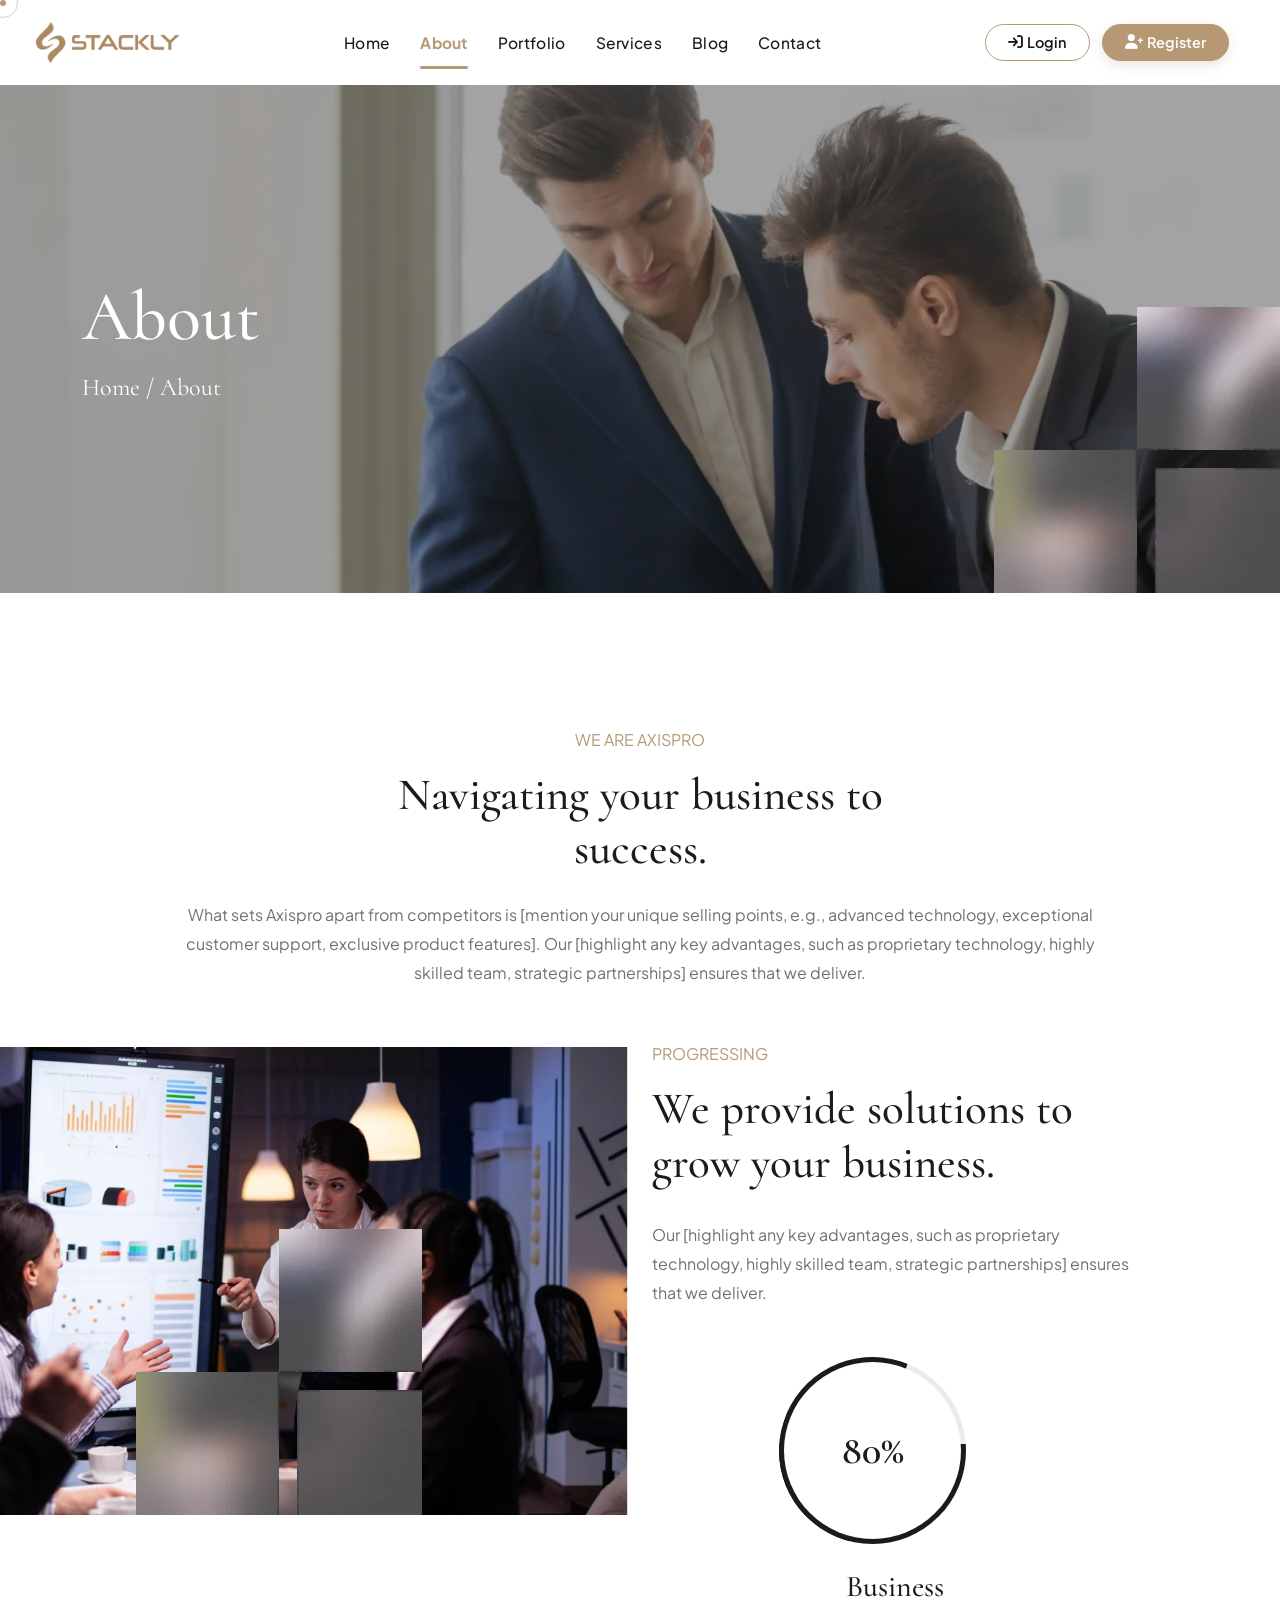
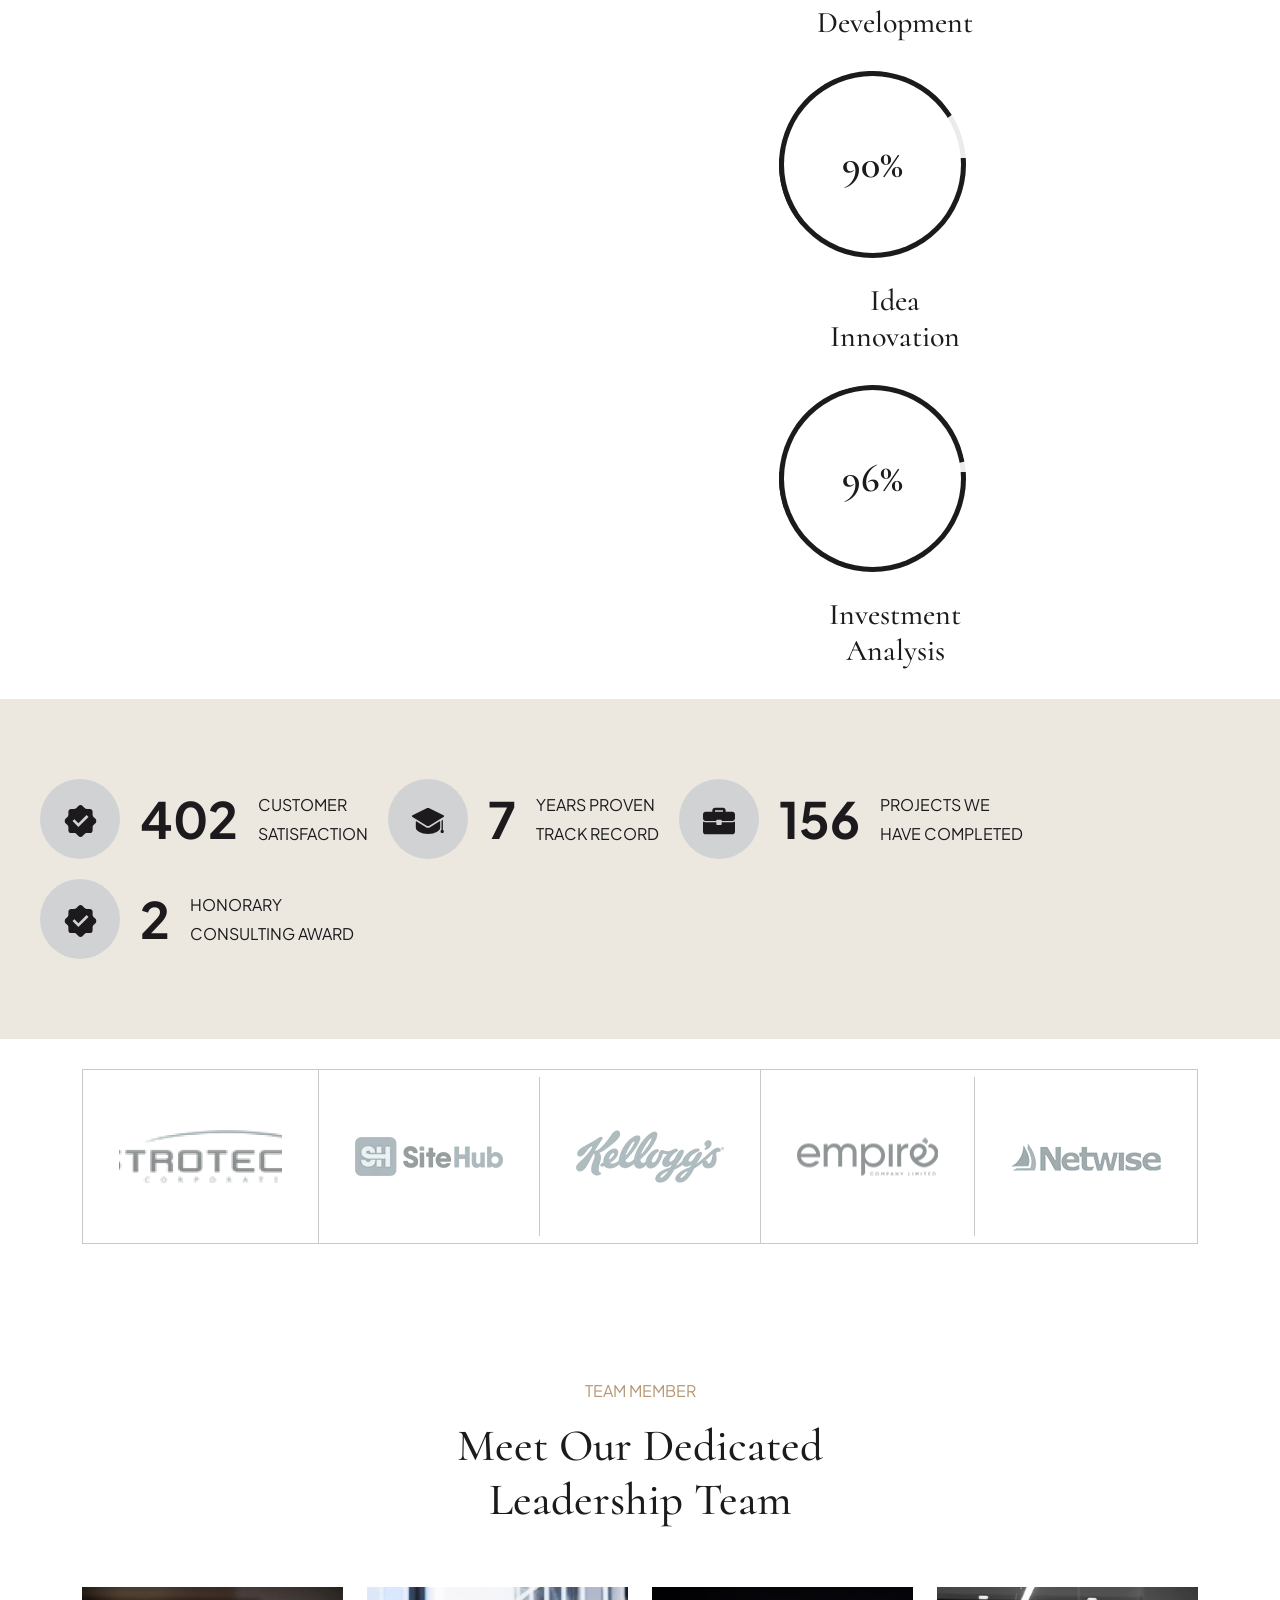
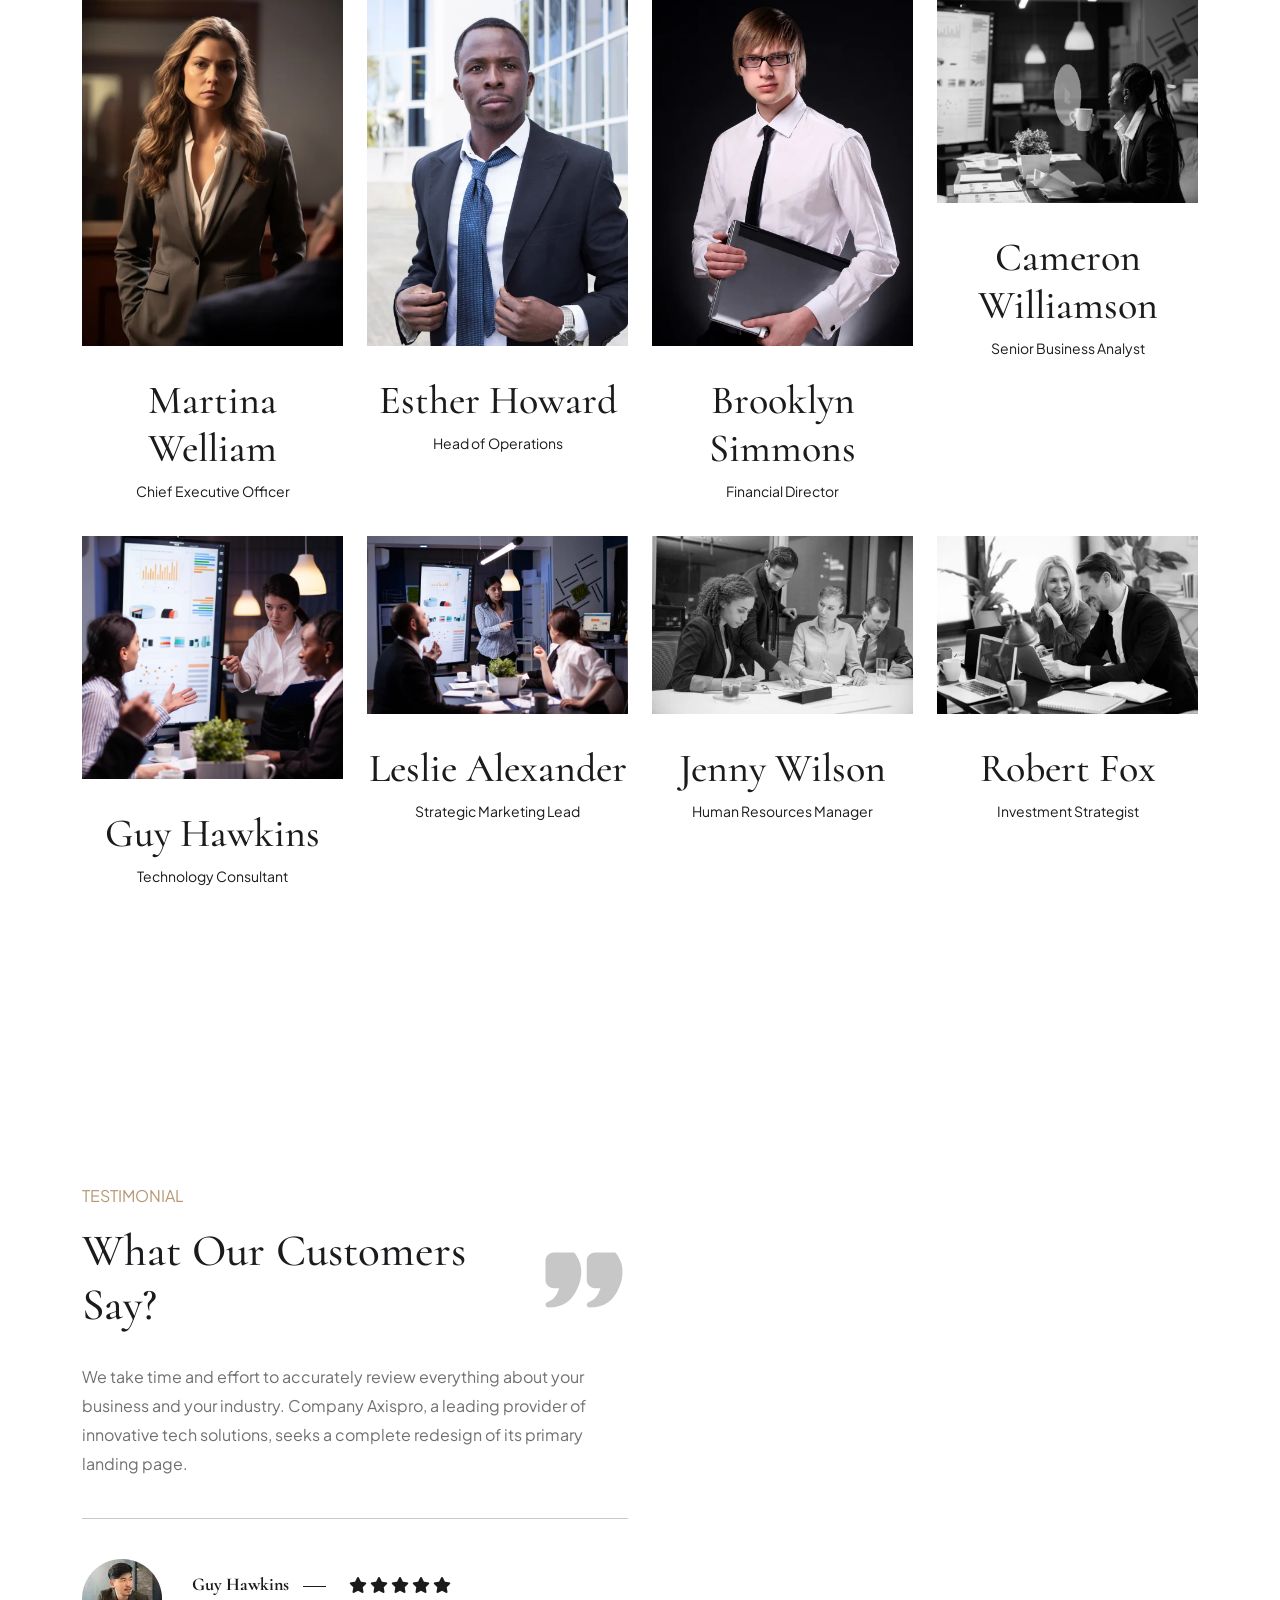
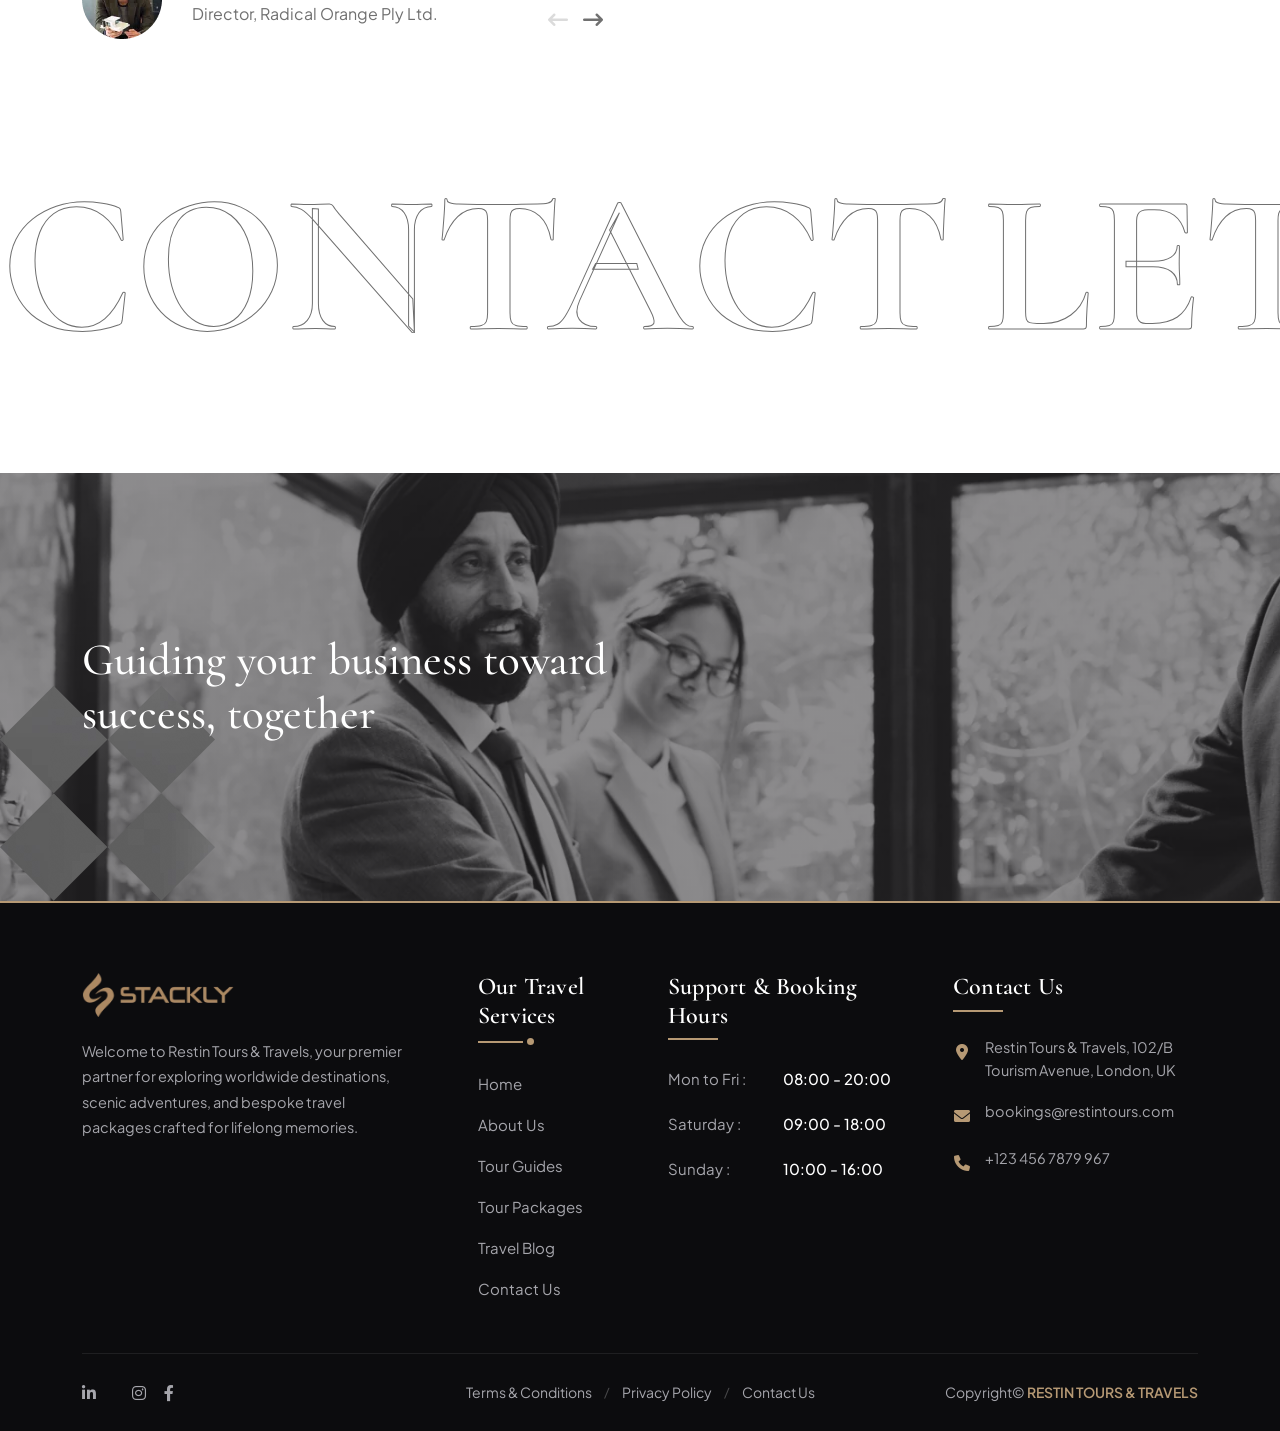
<file: about.html>
<!DOCTYPE html>
<html lang="en">
    <!--<< Header Area >>-->
    <head>
        <!-- ========== Meta Tags ========== -->
        <meta charset="UTF-8">
        <meta http-equiv="X-UA-Compatible" content="IE=edge">
        <meta name="viewport" content="width=device-width, initial-scale=1">
        <meta name="author" content="Valorwide">
        <meta name="description" content="Axispro Business & corporate agency HTML template">
        <!-- ======== Page title ============ -->
        <title>Stackly Business & corporate agency HTML template</title>
        <!--<< Favcion >>-->
        <link rel="shortcut icon" href="images/favicon.svg">
        <!--<< Bootstrap min.css >>-->
        <link rel="stylesheet" href="css/bootstrap.min.css">
        <!--<< All Min Css >>-->
        <link rel="stylesheet" href="css/all.min.css">
        <!--<< Animate.css >>-->
        <link rel="stylesheet" href="css/animate.css">
        <!--<< Magnific Popup.css >>-->
        <link rel="stylesheet" href="css/magnific-popup.css">
        <!--<< MeanMenu.css >>-->
        <link rel="stylesheet" href="css/meanmenu.css">
        <!--<< Swiper Bundle.css >>-->
        <link rel="stylesheet" href="css/swiper-bundle.min.css">
        <!--<< Nice Select.css >>-->
        <link rel="stylesheet" href="css/nice-select.css">
        <!--<< Main.css >>-->
        <link rel="stylesheet" href="css/main.css">
    </head>
    <body class="body-bg">

        <!-- Preloader Start -->
       <div id="preloader" class="preloader">
        <div class="animation-preloader">
            <div class="spinner">                
            </div>
            <div class="txt-loading">
                <span data-text-preloader="S" class="letters-loading">
                    S
                </span>
                <span data-text-preloader="T" class="letters-loading">
                    T
                </span>
                <span data-text-preloader="A" class="letters-loading">
                    A
                </span>
                <span data-text-preloader="C" class="letters-loading">
                    C
                </span>
                <span data-text-preloader="K" class="letters-loading">
                    K
                </span>
                <span data-text-preloader="L" class="letters-loading">
                    L
                </span>
                <span data-text-preloader="Y" class="letters-loading">
                    Y
                </span>
            </div>
            <p class="text-center">Loading</p>
        </div>
        <div class="loader">
            <div class="row">
                <div class="col-3 loader-section section-left">
                    <div class="bg"></div>
                </div>
                <div class="col-3 loader-section section-left">
                    <div class="bg"></div>
                </div>
                <div class="col-3 loader-section section-right">
                    <div class="bg"></div>
                </div>
                <div class="col-3 loader-section section-right">
                    <div class="bg"></div>
                </div>
            </div>
        </div>
       </div>

        <!--<< Mouse Cursor Start >>-->  
        <div class="mouse-cursor cursor-outer"></div>
        <div class="mouse-cursor cursor-inner"></div>

        <!-- Back To Top start -->
        <button id="back-top" class="back-to-top">
            <i class="fa-regular fa-arrow-up"></i>
        </button>

        <!-- Offcanvas Area Start -->
        <div class="fix-area">
            <div class="offcanvas__info">
                <div class="offcanvas__wrapper">
                    <div class="offcanvas__content">
                        <div class="offcanvas__top mb-5 d-flex justify-content-between align-items-center">
                            <div class="offcanvas__logo">
                                <a href="index.html">
                                    <img src="images/stackly-logo.webp" alt="Stackly Logo">
                                </a>
                            </div>
                            <div class="offcanvas__close">
                                <button>
                                <i class="fas fa-times"></i>
                                </button>
                            </div>
                        </div>
                        <p class="text d-none d-xl-block">
                            Nullam dignissim, ante scelerisque the  is euismod fermentum odio sem semper the is erat, a feugiat leo urna eget eros. Duis Aenean a imperdiet risus.
                        </p>
                        <div class="mobile-menu fix mb-3"></div>
                        <div class="offcanvas__contact">
                            <h4>Contact Info</h4>
                            <ul>
                                <li class="d-flex align-items-center">
                                    <div class="offcanvas__contact-icon">
                                        <i class="fal fa-map-marker-alt"></i>
                                    </div>
                                    <div class="offcanvas__contact-text">
                                        <a target="_blank" href="#">Main Street, Melbourne, Australia</a>
                                    </div>
                                </li>
                                <li class="d-flex align-items-center">
                                    <div class="offcanvas__contact-icon mr-15">
                                        <i class="fal fa-envelope"></i>
                                    </div>
                                    <div class="offcanvas__contact-text">
                                        <a href="mailto:info@example.com"><span class="mailto:info@example.com">info@example.com</span></a>
                                    </div>
                                </li>
                                <li class="d-flex align-items-center">
                                    <div class="offcanvas__contact-icon mr-15">
                                        <i class="fal fa-clock"></i>
                                    </div>
                                    <div class="offcanvas__contact-text">
                                        <a target="_blank" href="#">Mod-friday, 09am -05pm</a>
                                    </div>
                                </li>
                                <li class="d-flex align-items-center">
                                    <div class="offcanvas__contact-icon mr-15">
                                        <i class="far fa-phone"></i>
                                    </div>
                                    <div class="offcanvas__contact-text">
                                        <a href="tel:+11002345909">+11002345909</a>
                                    </div>
                                </li>
                            </ul>
                            <div class="header-button mt-4">
                                <a class='theme-btn' href="#contact">Get Started</a>
                            </div>
                            <div class="offcanvas-auth mt-4 pt-3 border-top">
                                <div class="auth-guest">
                                    <a href="login.html" class="theme-btn w-100 mb-2 text-center" style="padding: 10px 20px;"><i class="fa-solid fa-arrow-right-to-bracket me-1"></i> Login</a>
                                    <a href="register.html" class="theme-btn w-100 text-center" style="padding: 10px 20px; background: transparent; border: 1px solid var(--theme);"><i class="fa-solid fa-user-plus me-1"></i> Register</a>
                                </div>
                                <div class="auth-user d-none">
                                    <div class="d-flex align-items-center justify-content-between mb-3 p-2 rounded" style="background: rgba(255,255,255,0.05);">
                                        <div>
                                            <small class="text-muted d-block">Signed in as</small>
                                            <strong class="auth-user-role badge bg-warning text-dark">Role</strong>
                                        </div>
                                        <a href="#" class="btn-logout text-danger" style="font-size: 13px;"><i class="fa-solid fa-right-from-bracket"></i> Logout</a>
                                    </div>
                                    <a href="#" class="theme-btn btn-goto-dashboard w-100 text-center" style="padding: 12px 20px;"><i class="fa-solid fa-gauge me-1"></i> Go to Dashboard</a>
                                </div>
                            </div>
                            <div class="social-icon d-flex align-items-center">
                                <a href="#"><i class="fab fa-facebook-f"></i></a>
                                <a href="#"><i class="fab fa-twitter"></i></a>
                                <a href="#"><i class="fab fa-youtube"></i></a>
                                <a href="#"><i class="fab fa-linkedin-in"></i></a>
                            </div>
                        </div>
                    </div>
                </div>
            </div>
        </div>
        <div class="offcanvas__overlay"></div>

        <!-- Header Section Start -->
        <header class="header-section-2">
            <div class="header-top-section">
                <div class="container-fluid">
                    <div class="header-top-wrapper">
                        <div class="top-left">
                            <div class="top-logo">
                                <a href="index.html">
                                    <img src="images/stackly-logo.webp" alt="Stackly Logo">
                                </a>
                            </div>
                            <ul>
                                <li>
                                    <div class="icon">
                                        <i class="fa-solid fa-location-dot"></i>
                                    </div>
                                    <div class="content">
                                        <p>
                                            2972 Westheimer Rd. Santa Ana, <br> Illinois 85486 
                                        </p>
                                    </div>
                                </li>
                                <li>
                                    <div class="icon">
                                        <i class="fa-solid fa-paper-plane"></i>
                                    </div>
                                    <div class="content">
                                        <p>
                                            Email our Experts:
                                        </p>
                                        <p><a href="404.html">info@example.com</a></p>
                                    </div>
                                </li>
                            </ul>
                        </div>
                        <div class="top-right">
                            <ul>
                                <li>
                                    <a href="404.html">Fb.</a>
                                    <a href="404.html">X.</a>
                                    <a href="404.html">Ins.</a>
                                    <a href="404.html">Lin.</a>
                                </li>
                            </ul>
                            <a class='theme-btn' href="404.html">Plan With Us</a>
                        </div>
                    </div>
                </div>
            </div>
            <div id="header-sticky" class="header-2">
                <div class="container-fluid">
                    <div class="mega-menu-wrapper">
                        <div class="header-main">
                            <div class="logo">
                                <a class='header-logo' href="index.html">
                                    <img src="images/stackly-logo.webp" alt="Stackly Logo">
                                </a>
                            </div>
                            <div class="mean__menu-wrapper">
                                <div class="main-menu">
                                    <nav id="mobile-menu">
                                        <ul>
                                            <li class="">
                                                <a href="index.html">Home</a>
                                            </li>
                                            <li class="active">
                                                <a href="about.html">About</a>
                                            </li>
                                            <li class="">
                                                <a href="portfolio.html">Portfolio</a>
                                            </li>
                                            <li class="">
                                                <a href="service.html">Services</a>
                                            </li>
                                            <li class="">
                                                <a href="blog.html">Blog</a>
                                            </li>
                                            <li class="">
                                                <a href="contact.html">Contact</a>
                                            </li>
                                        </ul>
                                    </nav>
                                </div>
                            </div>
                            <div class="header-right d-flex justify-content-end align-items-center">
                                <div class="header-auth-buttons d-flex align-items-center">
                                    <div class="auth-guest d-flex align-items-center">
                                        <a href="login.html" class="nav-btn-login"><i class="fa-solid fa-arrow-right-to-bracket me-1"></i> Login</a>
                                        <a href="register.html" class="nav-btn-register"><i class="fa-solid fa-user-plus me-1"></i> Register</a>
                                    </div>
                                    <div class="auth-user d-none align-items-center">
                                        <a href="#" class="nav-btn-dashboard btn-goto-dashboard"><i class="fa-solid fa-gauge me-1"></i> Dashboard</a>
                                        <a href="#" class="nav-btn-logout btn-logout" title="Logout"><i class="fa-solid fa-right-from-bracket me-1"></i> Logout</a>
                                    </div>
                                </div>
                                <div class="header-right-bar">
                                    <div class="header__hamburger d-xl-none my-auto">
                                        <div class="sidebar__toggle">
                                            <i class="fa-regular fa-bars-staggered"></i>
                                        </div>
                                    </div>
                                </div>
                            </div>
                        </div>
                    </div>
                </div>
            </div>
        </header>
        
        
        </div>

        <!-- Breadcrumb section start -->
        <section class="Breadcrumb-wrapper bg-cover" style="background-image:url(images/about-breadcrumb.webp);">
            <div class="box-shape">
                <img src="images/box-shape.webp" alt="img">
            </div>
            <div class="container">
                <div class="page-heading">
                    <h2>About</h2>
                    <h4>
                        <span>Home</span> / About
                    </h4>
                </div>
            </div>
        </section>

        <section class="about-section-3 section-padding pb-0 fix">
            <div class="container-fluid">
                <div class="section-title text-center">
                    <span class="wow fadeInUp">WE ARE Axispro</span>
                    <h2 class="wow fadeInUp" data-wow-delay=".3s">
                        Navigating your business to <br> success.
                    </h2>
                    <p class="mt-4 mt-mb-0 wow fadeInUp" data-wow-delay=".5s">
                        What sets Axispro apart from competitors is [mention your unique selling points, e.g., advanced technology, exceptional <br> customer support, exclusive product features]. Our [highlight any key advantages, such as proprietary technology, highly <br> skilled team, strategic partnerships] ensures that we deliver.
                    </p>
                </div>
                <div class="about-wrapper-4">
                    <div class="row g-4">
                        <div class="col-xl-6 col-lg-6">
                            <div class="about-thumb wow img-custom-anim-left">
                                <img src="images/05.webp" alt="img">
                                <div class="box-shape">
                                    <img src="images/box-shape.webp" alt="img">
                                </div>
                            </div>
                        </div>
                        <div class="col-xl-5 col-lg-6">
                            <div class="about-content">
                                <div class="section-title">
                                    <span class="wow fadeInUp">Progressing</span>
                                    <h2 class="wow fadeInUp" data-wow-delay=".3s">We provide solutions to <br> grow your business.</h2>
                                </div>
                                <p class="mt-3 mt-mb-0 wow fadeInUp" data-wow-delay=".5s">
                                    Our [highlight any key advantages, such as proprietary technology, highly skilled team, strategic partnerships] ensures that we deliver.
                                </p>
                                <div class="skills-content-items">
                                    <div class="circle-progress-bar-wrapper">
                                        <div class="single-circle-bar wow fadeInUp" data-wow-delay=".3s">
                                            <div class="circle-bar" data-percent="80" data-duration="2000">
                                            </div>
                                            <div class="content">
                                                <h4>
                                                    Business <br> Development
                                                </h4>
                                            </div>
                                        </div>
                                        <div class="single-circle-bar wow fadeInUp" data-wow-delay=".5s">
                                            <div class="circle-bar" data-percent="90" data-duration="2000">
                                            </div>
                                            <div class="content">
                                                <h4>
                                                    Idea <br>
                                                    Innovation
                                                </h4>
                                            </div>
                                        </div>
                                        <div class="single-circle-bar wow fadeInUp" data-wow-delay=".7s">
                                            <div class="circle-bar" data-percent="96" data-duration="2000">
                                            </div>
                                            <div class="content">
                                                <h4>
                                                    Investment <br> Analysis
                                                </h4>
                                            </div>
                                        </div>
                                    </div>
                                </div>
                            </div>
                        </div>
                    </div>
                </div>
            </div>
        </section>

        <!-- Counter Section Start -->
        <section class="counter-section section-bg fix">
            <div class="container-fluid">
                <div class="counter-wrapper">
                    <div class="counter-items wow fadeInUp" data-wow-delay=".2s">
                        <div class="icon">
                            <svg xmlns="http://www.w3.org/2000/svg" width="33" height="32" viewBox="0 0 33 32" fill="none">
                                <g clip-path="url(#clip0_2550_141)">
                                  <path d="M31.7228 14.1143L29.5404 11.9322C29.0224 11.4142 28.5979 10.3906 28.5979 9.65654V6.57054C28.5979 5.10254 27.3987 3.9033 25.9311 3.90252H22.8438C22.1106 3.90252 21.0858 3.47727 20.5678 2.95969L18.3857 0.777613C17.3489 -0.259204 15.6513 -0.259204 14.6145 0.777613L12.4324 2.96125C11.9139 3.47923 10.888 3.9033 10.1563 3.9033H7.07032C5.60427 3.9033 4.40347 5.10254 4.40347 6.57054V9.65661C4.40347 10.3878 3.97909 11.4146 3.46103 11.9323L1.27857 14.1144C0.240967 15.1512 0.240967 16.8488 1.27857 17.8872L3.46103 20.0693C3.9794 20.5873 4.40347 21.6137 4.40347 22.345V25.4311C4.40347 26.8975 5.60427 28.0983 7.07032 28.0983H10.1564C10.8896 28.0983 11.9144 28.5227 12.4325 29.0404L14.6145 31.2232C15.6513 32.2592 17.349 32.2592 18.3858 31.2232L20.5679 29.0404C21.0863 28.5224 22.1107 28.0983 22.8439 28.0983H25.9312C27.3988 28.0983 28.598 26.8975 28.598 25.4311V22.345C28.598 21.6106 29.0228 20.587 29.5404 20.0693L31.7229 17.8872C32.7589 16.8488 32.7589 15.1511 31.7228 14.1143ZM14.3833 22.0005L8.49957 16.116L10.3852 14.2307L14.3837 18.2292L22.6147 10.0002L24.4999 11.8855L14.3833 22.0005Z" fill="#1C1A1D"/>
                                </g>
                                <defs>
                                  <clipPath id="clip0_2550_141">
                                    <rect width="32" height="32" fill="white" transform="translate(0.5)"/>
                                  </clipPath>
                                </defs>
                              </svg>
                        </div>
                        <h2><span class="count">2,157</span></h2>
                        <p>Customer <br>
                          Satisfaction
                        </p>
                    </div>
                    <div class="counter-items wow fadeInUp" data-wow-delay=".4s">
                        <div class="icon">
                            <svg xmlns="http://www.w3.org/2000/svg" width="32" height="32" viewBox="0 0 32 32" fill="none">
                                <g clip-path="url(#clip0_2555_54)">
                                  <path d="M18.0538 22.1839C17.4843 22.5332 16.7549 22.7256 16 22.7256C15.2451 22.7256 14.5157 22.5333 13.9461 22.1839L4.64763 16.4811C4.64763 16.4811 3.80835 15.9666 3.80835 17.132C3.80835 18.4554 3.80835 22.4257 3.80835 22.4257C3.80835 22.4786 3.80835 22.7443 3.80835 22.8267C3.80835 25.8266 9.26664 29.0606 15.9997 29.0606C22.7328 29.0606 28.1911 25.8267 28.1911 22.8267C28.1911 22.7443 28.1911 22.4786 28.1911 22.4257C28.1911 22.4257 28.1911 18.2147 28.1911 16.811C28.1911 15.8755 27.5945 16.3326 27.5945 16.3326L18.0538 22.1839Z" fill="#1C1A1D"/>
                                  <path d="M31.4641 11.9449C32.1786 11.5067 32.1786 10.7896 31.4641 10.3514L17.299 3.26796C16.5845 2.82979 15.4154 2.82979 14.7009 3.26796L0.53586 10.3514C-0.17862 10.7896 -0.17862 11.5066 0.53586 11.9449L14.7009 20.6324C15.4154 21.0706 16.5845 21.0706 17.299 20.6324" fill="#1C1A1D"/>
                                  <path d="M30.8784 24.8218C30.8784 22.4232 30.8784 15.2271 30.8784 15.2271C30.8784 15.2271 30.885 14.7727 30.6154 14.9227C30.3991 15.0431 29.8688 15.3387 29.682 15.5012C29.4663 15.6886 29.5149 16.1094 29.5149 16.1094C29.5149 16.1094 29.5149 22.6437 29.5149 24.8218C29.5149 24.9455 29.4087 25.0045 29.358 25.0344C28.8683 25.3222 28.5391 25.8536 28.5391 26.4628C28.5391 27.3782 29.2811 28.1204 30.1967 28.1204C31.1122 28.1204 31.8542 27.3782 31.8542 26.4628C31.8542 25.8513 31.5226 25.3182 31.0298 25.0311C30.9808 25.0025 30.8784 24.9454 30.8784 24.8218Z" fill="#1C1A1D"/>
                                </g>
                                <defs>
                                  <clipPath id="clip0_2555_54">
                                    <rect width="32" height="32" fill="white"/>
                                  </clipPath>
                                </defs>
                              </svg>
                        </div>
                        <h2><span class="count">40</span></h2>
                        <p>Years Proven <br>
                            Track Record
                        </p>
                    </div>
                    <div class="counter-items wow fadeInUp" data-wow-delay=".6s">
                        <div class="icon">
                            <svg xmlns="http://www.w3.org/2000/svg" width="32" height="32" viewBox="0 0 32 32" fill="none">
                                <g clip-path="url(#clip0_2555_48)">
                                  <path d="M29.3333 6.66669H22.6667V5.33331C22.6667 3.86263 21.4708 2.66663 20 2.66663H12C10.5293 2.66663 9.33331 3.86256 9.33331 5.33331V6.66663H2.66669C1.19594 6.66669 0 7.86263 0 9.33331V13.3333C0 14.8041 1.19594 16 2.66669 16H13.3334V15.3333C13.3334 14.9648 13.6316 14.6666 14.0001 14.6666H18.0001C18.3686 14.6666 18.6667 14.9648 18.6667 15.3333V16H29.3334C30.8041 16 32 14.8041 32 13.3333V9.33331C32 7.86263 30.8041 6.66669 29.3333 6.66669ZM20 6.66669H12V5.33331H20V6.66669Z" fill="#1C1A1D"/>
                                  <path d="M31.6302 16.7193C31.403 16.6067 31.1315 16.6328 30.9309 16.7851C30.457 17.1438 29.9049 17.3333 29.3333 17.3333H18.6667V19.3333C18.6667 19.7018 18.3685 20 18 20H14C13.6315 20 13.3333 19.7018 13.3333 19.3333V17.3333H2.66669C2.09506 17.3333 1.543 17.1438 1.069 16.7851C0.867813 16.6315 0.597 16.6054 0.36975 16.7193C0.14325 16.832 0 17.0631 0 17.3164V26.6666C0 28.1373 1.19594 29.3333 2.66669 29.3333H29.3334C30.8041 29.3333 32.0001 28.1374 32.0001 26.6666V17.3164C32 17.0631 31.8568 16.832 31.6302 16.7193Z" fill="#1C1A1D"/>
                                </g>
                                <defs>
                                  <clipPath id="clip0_2555_48">
                                    <rect width="32" height="32" fill="white"/>
                                  </clipPath>
                                </defs>
                              </svg>
                        </div>
                        <h2><span class="count">840</span></h2>
                        <p>Projects We <br>
                           Have completed
                        </p>
                    </div>
                    <div class="counter-items wow fadeInUp" data-wow-delay=".8s">
                        <div class="icon">
                            <svg xmlns="http://www.w3.org/2000/svg" width="33" height="32" viewBox="0 0 33 32" fill="none">
                                <g clip-path="url(#clip0_2553_32)">
                                  <path d="M31.723 14.1143L29.5405 11.9322C29.0225 11.4142 28.598 10.3906 28.598 9.65654V6.57054C28.598 5.10254 27.3988 3.9033 25.9312 3.90252H22.844C22.1107 3.90252 21.086 3.47727 20.5679 2.95969L18.3858 0.777613C17.349 -0.259204 15.6514 -0.259204 14.6146 0.777613L12.4325 2.96125C11.9141 3.47923 10.8881 3.9033 10.1564 3.9033H7.07044C5.6044 3.9033 4.40359 5.10254 4.40359 6.57054V9.65661C4.40359 10.3878 3.97921 11.4146 3.46115 11.9323L1.27869 14.1144C0.241089 15.1512 0.241089 16.8488 1.27869 17.8872L3.46115 20.0693C3.97952 20.5873 4.40359 21.6137 4.40359 22.345V25.4311C4.40359 26.8975 5.6044 28.0983 7.07044 28.0983H10.1565C10.8897 28.0983 11.9145 28.5227 12.4326 29.0404L14.6147 31.2232C15.6515 32.2592 17.3491 32.2592 18.3859 31.2232L20.568 29.0404C21.0864 28.5224 22.1108 28.0983 22.844 28.0983H25.9313C27.3989 28.0983 28.5981 26.8975 28.5981 25.4311V22.345C28.5981 21.6106 29.0229 20.587 29.5406 20.0693L31.723 17.8872C32.759 16.8488 32.759 15.1511 31.723 14.1143ZM14.3834 22.0005L8.49969 16.116L10.3853 14.2307L14.3839 18.2292L22.6148 10.0002L24.5 11.8855L14.3834 22.0005Z" fill="#1C1A1D"/>
                                </g>
                                <defs>
                                  <clipPath id="clip0_2553_32">
                                    <rect width="32" height="32" fill="white" transform="translate(0.5)"/>
                                  </clipPath>
                                </defs>
                              </svg>
                        </div>
                        <h2><span class="count">10</span></h2>
                        <p>Honorary <br>
                          consulting award
                        </p>
                    </div>
                </div>
            </div>
        </section>

        <!-- Brand Section Start -->
        <div class="brand-section fix">
        <div class="container">
            <div class="brand-box-items">
                <div class="single-brand-items wow fadeInUp">
                    <div class="brand-image">
                        <img src="images/b1.webp" alt="img">
                    </div>
                </div>
                <div class="single-brand-items wow fadeInUp" data-wow-delay=".2s">
                    <div class="brand-image">
                        <img src="images/b2.webp" alt="img">
                    </div>
                </div>
                <div class="single-brand-items wow fadeInUp" data-wow-delay=".4s">
                    <div class="brand-image">
                        <img src="images/b3.webp" alt="img">
                    </div>
                </div>
                <div class="single-brand-items wow fadeInUp" data-wow-delay=".6s">
                    <div class="brand-image">
                        <img src="images/b4.webp" alt="img">
                    </div>
                </div>
                <div class="single-brand-items wow fadeInUp" data-wow-delay=".8s">
                    <div class="brand-image">
                        <img src="images/b5.webp" alt="img">
                    </div>
                </div>
            </div>
        </div>
        </div>

        
        <!-- Team Section Start -->
        <section class="team-section section-padding fix">
            <div class="container">
                <div class="section-title text-center">
                    <span class="wow fadeInUp">Team Member</span>
                    <h2 class="wow fadeInUp" data-wow-delay=".3s">
                        Meet Our Dedicated <br>
                        Leadership Team
                    </h2>
                </div>
                <div class="row">
                    <div class="col-xl-3 col-lg-6 col-md-6 wow fadeInUp" data-wow-delay=".2s">
                        <div class="team-card-items">
                            <div class="team-image">
                                <img src="images/01.webp" alt="img">
                                <ul class="social-icon">
                                    <li><a href="404.html"><i class="fab fa-facebook-f"></i></a></li>
                                    <li><a href="404.html"><i class="fab fa-twitter"></i></a></li>
                                    <li><a href="404.html"><i class="fab fa-linkedin-in"></i></a></li>
                                    <li><a href="404.html"><i class="fa-brands fa-pinterest-p"></i></a></li>
                                </ul>
                            </div>
                            <div class="team-content">
                                <h3><a href="404.html">Martina Welliam</a></h3>
                                <p>Chief Executive Officer</p>
                            </div>
                        </div>
                    </div>
                    <div class="col-xl-3 col-lg-6 col-md-6 wow fadeInUp" data-wow-delay=".4s">
                        <div class="team-card-items">
                            <div class="team-image">
                                <img src="images/02_1.webp" alt="img">
                                <ul class="social-icon">
                                    <li><a href="404.html"><i class="fab fa-facebook-f"></i></a></li>
                                    <li><a href="404.html"><i class="fab fa-twitter"></i></a></li>
                                    <li><a href="404.html"><i class="fab fa-linkedin-in"></i></a></li>
                                    <li><a href="404.html"><i class="fa-brands fa-pinterest-p"></i></a></li>
                                </ul>
                            </div>
                            <div class="team-content">
                                <h3><a href="404.html">Esther Howard</a></h3>
                                <p>Head of Operations</p>
                            </div>
                        </div>
                    </div>
                    <div class="col-xl-3 col-lg-6 col-md-6 wow fadeInUp" data-wow-delay=".6s">
                        <div class="team-card-items">
                            <div class="team-image">
                                <img src="images/03.webp" alt="img">
                                <ul class="social-icon">
                                    <li><a href="404.html"><i class="fab fa-facebook-f"></i></a></li>
                                    <li><a href="404.html"><i class="fab fa-twitter"></i></a></li>
                                    <li><a href="404.html"><i class="fab fa-linkedin-in"></i></a></li>
                                    <li><a href="404.html"><i class="fa-brands fa-pinterest-p"></i></a></li>
                                </ul>
                            </div>
                            <div class="team-content">
                                <h3><a href="404.html">Brooklyn Simmons</a></h3>
                                <p>Financial Director</p>
                            </div>
                        </div>
                    </div>
                    <div class="col-xl-3 col-lg-6 col-md-6 wow fadeInUp" data-wow-delay=".8s">
                        <div class="team-card-items">
                            <div class="team-image">
                                <img src="images/02_2.webp" alt="img">
                                <ul class="social-icon">
                                    <li><a href="404.html"><i class="fab fa-facebook-f"></i></a></li>
                                    <li><a href="404.html"><i class="fab fa-twitter"></i></a></li>
                                    <li><a href="404.html"><i class="fab fa-linkedin-in"></i></a></li>
                                    <li><a href="404.html"><i class="fa-brands fa-pinterest-p"></i></a></li>
                                </ul>
                            </div>
                            <div class="team-content">
                                <h3><a href="404.html">Cameron Williamson</a></h3>
                                <p>Senior Business Analyst</p>
                            </div>
                        </div>
                    </div>
                    <div class="col-xl-3 col-lg-6 col-md-6 wow fadeInUp" data-wow-delay=".2s">
                        <div class="team-card-items">
                            <div class="team-image">
                                <img src="images/02_3.webp" alt="img">
                                <ul class="social-icon">
                                    <li><a href="404.html"><i class="fab fa-facebook-f"></i></a></li>
                                    <li><a href="404.html"><i class="fab fa-twitter"></i></a></li>
                                    <li><a href="404.html"><i class="fab fa-linkedin-in"></i></a></li>
                                    <li><a href="404.html"><i class="fa-brands fa-pinterest-p"></i></a></li>
                                </ul>
                            </div>
                            <div class="team-content">
                                <h3><a href="404.html">Guy Hawkins</a></h3>
                                <p>Technology Consultant</p>
                            </div>
                        </div>
                    </div>
                    <div class="col-xl-3 col-lg-6 col-md-6 wow fadeInUp" data-wow-delay=".4s">
                        <div class="team-card-items">
                            <div class="team-image">
                                <img src="images/02_4.webp" alt="img">
                                <ul class="social-icon">
                                    <li><a href="404.html"><i class="fab fa-facebook-f"></i></a></li>
                                    <li><a href="404.html"><i class="fab fa-twitter"></i></a></li>
                                    <li><a href="404.html"><i class="fab fa-linkedin-in"></i></a></li>
                                    <li><a href="404.html"><i class="fa-brands fa-pinterest-p"></i></a></li>
                                </ul>
                            </div>
                            <div class="team-content">
                                <h3><a href="404.html">Leslie Alexander</a></h3>
                                <p>Strategic Marketing Lead</p>
                            </div>
                        </div>
                    </div>
                    <div class="col-xl-3 col-lg-6 col-md-6 wow fadeInUp" data-wow-delay=".6s">
                        <div class="team-card-items">
                            <div class="team-image">
                                <img src="images/01_1.webp" alt="img">
                                <ul class="social-icon">
                                    <li><a href="404.html"><i class="fab fa-facebook-f"></i></a></li>
                                    <li><a href="404.html"><i class="fab fa-twitter"></i></a></li>
                                    <li><a href="404.html"><i class="fab fa-linkedin-in"></i></a></li>
                                    <li><a href="404.html"><i class="fa-brands fa-pinterest-p"></i></a></li>
                                </ul>
                            </div>
                            <div class="team-content">
                                <h3><a href="404.html">Jenny Wilson</a></h3>
                                <p>Human Resources Manager</p>
                            </div>
                        </div>
                    </div>
                    <div class="col-xl-3 col-lg-6 col-md-6 wow fadeInUp" data-wow-delay=".8s">
                        <div class="team-card-items">
                            <div class="team-image">
                                <img src="images/03_1.webp" alt="img">
                                <ul class="social-icon">
                                    <li><a href="404.html"><i class="fab fa-facebook-f"></i></a></li>
                                    <li><a href="404.html"><i class="fab fa-twitter"></i></a></li>
                                    <li><a href="404.html"><i class="fab fa-linkedin-in"></i></a></li>
                                    <li><a href="404.html"><i class="fa-brands fa-pinterest-p"></i></a></li>
                                </ul>
                            </div>
                            <div class="team-content">
                                <h3><a href="404.html">Robert Fox</a></h3>
                                <p>Investment Strategist</p>
                            </div>
                        </div>
                    </div>
                </div>
            </div>
        </section>

        <!-- Testimonial Section Start -->
        <section class="testimonial-section section-padding fix">
            <div class="container">
                <div class="testimonial-wrapper">
                    <div class="row align-items-center">
                        <div class="col-lg-6">
                            <div class="testimonial-card-area">
                                <div class="quate-shape">
                                    <img src="images/04.svg" alt="img">
                                </div>
                                <div class="section-title">
                                    <span class="wow fadeInUp">Testimonial</span>
                                    <h2 class="wow fadeInUp" data-wow-delay=".3s">
                                        What Our Customers <br> Say?
                                    </h2>
                                </div>
                               <div class="swiper testimonial-active mt-3 md-0">
                                    <div class="swiper-wrapper">
                                        <div class="swiper-slide">
                                            <div class="testimonial-card-items">
                                                <p>
                                                    We take time and effort to accurately review everything about your business and your industry. Company Axispro, a leading provider of innovative tech solutions, seeks a complete redesign of its primary landing page.
                                                </p>
                                                <div class="info-item">
                                                    <div class="image">
                                                        <img src="images/client-1.webp" alt="img">
                                                    </div>
                                                    <div class="info-content">
                                                        <div class="content">
                                                            <h6>Guy Hawkins</h6>
                                                            <div class="star">
                                                                <i class="fas fa-star"></i>
                                                                <i class="fas fa-star"></i>
                                                                <i class="fas fa-star"></i>
                                                                <i class="fas fa-star"></i>
                                                                <i class="fas fa-star"></i>
                                                            </div>	
                                                        </div>
                                                        <span>Director, Radical Orange Ply Ltd.</span>
                                                    </div>
                                                </div>
                                            </div>
                                        </div>
                                        <div class="swiper-slide">
                                            <div class="testimonial-card-items">
                                                <p>
                                                    We take time and effort to accurately review everything about your business and your industry. Company Axispro, a leading provider of innovative tech solutions, seeks a complete redesign of its primary landing page.
                                                </p>
                                                <div class="info-item">
                                                    <div class="image">
                                                        <img src="images/client-1.webp" alt="img">
                                                    </div>
                                                    <div class="info-content">
                                                        <div class="content">
                                                            <h6>Guy Hawkins</h6>
                                                            <div class="star">
                                                                <i class="fas fa-star"></i>
                                                                <i class="fas fa-star"></i>
                                                                <i class="fas fa-star"></i>
                                                                <i class="fas fa-star"></i>
                                                                <i class="fas fa-star"></i>
                                                            </div>	
                                                        </div>
                                                        <span>Director, Radical Orange Ply Ltd.</span>
                                                    </div>
                                                </div>
                                            </div>
                                        </div>
                                    </div>
                                    <div class="array-button">
                                        <button class="array-prev" onclick="window.location.href='404.html'">
                                            <i class="fa-solid fa-arrow-left-long"></i>
                                        </button>
                                        <button class="array-next" onclick="window.location.href='404.html'">
                                            <i class="fa-solid fa-arrow-right-long"></i>
                                        </button>
                                    </div>
                               </div>
                            </div>
                        </div>
                        <div class="col-lg-6">
                            <div class="video-thumb wow img-custom-anim-right" data-wow-duration="1.5s" data-wow-delay="0.3s">
                                <img src="images/testimonial-01.webp" alt="img">
                                <a href="404.html" class="video-btn ripple video-popup">
                                    <i class="fa-duotone fa-play"></i>
                                </a>
                            </div>
                        </div>
                    </div>
                </div>
            </div>
        </section>

        <!-- Marquee Section Start -->
        <div class="marquee-section section-padding fix pt-0">
            <div class="mycustom-marque">
                <div class="scrolling-wrap gap-100">
                    <div class="comm">
                        <div class="cmn-textslide textitalick text-custom-storke">contact</div>
                        <div class="cmn-textslide textitalick text-custom-storke">let’s </div>
                        <div class="cmn-textslide textitalick text-custom-storke">contact </div>
                    </div>
                    <div class="comm">
                        <div class="cmn-textslide textitalick text-custom-storke">contact</div>
                        <div class="cmn-textslide textitalick text-custom-storke">let’s </div>
                        <div class="cmn-textslide textitalick text-custom-storke">contact </div>
                    </div>
                    <div class="comm">
                        <div class="cmn-textslide textitalick text-custom-storke">contact</div>
                        <div class="cmn-textslide textitalick text-custom-storke">let’s </div>
                        <div class="cmn-textslide textitalick text-custom-storke">contact </div>
                    </div>
                </div>
            </div>
        </div>

        <!-- Cta Section Start -->
        <div class="cta-section bg-cover" style="background-image: url('images/cta-bg.webp');">
            <div class="cta-shape">
                <img src="images/cta-shape.webp" alt="img">
            </div>
            <div class="container">
                <div class="cta-wrapper">
                    <div class="row">
                        <div class="col-lg-6">
                            <div class="cta-content">
                                <h2 class="wow fadeInUp" data-wow-delay=".3s">
                                    Guiding your business toward success, together
                                </h2>
                            </div>
                        </div>
                    </div>
                </div>
            </div>
        </div>

        <!-- Footer Section Start -->
        <footer class="footer-section footer-model-custom">
            <div class="container">
                <div class="footer-widget-wrapper">
                    <div class="row g-4">
                        <!-- Col 1: Brand Info -->
                        <div class="col-xl-4 col-lg-4 col-md-6 wow fadeInUp" data-wow-delay=".2s">
                            <div class="footer-brand-box">
                                <a href="index.html" class="footer-logo">
                                    <img src="images/stackly-logo.webp" alt="Stackly Logo">
                                </a>
                                <p class="footer-desc">
                                    Welcome to Restin Tours & Travels, your premier partner for exploring worldwide destinations, scenic adventures, and bespoke travel packages crafted for lifelong memories.
                                </p>
                            </div>
                        </div>

                        <!-- Col 2: Services / Links -->
                        <div class="col-xl-2 col-lg-2 col-md-6 col-sm-6 wow fadeInUp" data-wow-delay=".4s">
                            <div class="footer-widget-box ps-xl-3">
                                <h4 class="footer-widget-title">Our Travel Services</h4>
                                <div class="footer-title-divider">
                                    <span class="line"></span>
                                    <span class="dot"></span>
                                </div>
                                <ul class="footer-nav-list">
                                    <li><a href="index.html">Home</a></li>
                                    <li><a href="about.html">About Us</a></li>
                                    <li><a href="service.html">Tour Guides</a></li>
                                    <li><a href="portfolio.html">Tour Packages</a></li>
                                    <li><a href="blog.html">Travel Blog</a></li>
                                    <li><a href="contact.html">Contact Us</a></li>
                                </ul>
                            </div>
                        </div>

                        <!-- Col 3: Support & Booking Hours -->
                        <div class="col-xl-3 col-lg-3 col-md-6 col-sm-6 wow fadeInUp" data-wow-delay=".6s">
                            <div class="footer-widget-box ps-xl-3">
                                <h4 class="footer-widget-title">Support & Booking Hours</h4>
                                <div class="footer-title-divider line-only">
                                    <span class="line"></span>
                                </div>
                                <ul class="footer-hours-list">
                                    <li>
                                        <span class="day">Mon to Fri :</span>
                                        <span class="time">08:00 - 20:00</span>
                                    </li>
                                    <li>
                                        <span class="day">Saturday :</span>
                                        <span class="time">09:00 - 18:00</span>
                                    </li>
                                    <li>
                                        <span class="day">Sunday :</span>
                                        <span class="time">10:00 - 16:00</span>
                                    </li>
                                </ul>
                            </div>
                        </div>

                        <!-- Col 4: Contact Us -->
                        <div class="col-xl-3 col-lg-3 col-md-6 wow fadeInUp" data-wow-delay=".8s">
                            <div class="footer-widget-box ps-xl-3">
                                <h4 class="footer-widget-title">Contact Us</h4>
                                <div class="footer-title-divider line-only">
                                    <span class="line"></span>
                                </div>
                                <ul class="footer-contact-list">
                                    <li>
                                        <div class="icon"><a href="404.html" title="Location"><i class="fa-solid fa-location-dot"></i></a></div>
                                        <div class="text"><a href="404.html">Restin Tours & Travels, 102/B Tourism Avenue, London, UK</a></div>
                                    </li>
                                    <li>
                                        <div class="icon"><a href="404.html" title="Email"><i class="fa-solid fa-envelope"></i></a></div>
                                        <div class="text"><a href="404.html">bookings@restintours.com</a></div>
                                    </li>
                                    <li>
                                        <div class="icon"><a href="404.html" title="Phone"><i class="fa-solid fa-phone"></i></a></div>
                                        <div class="text"><a href="404.html">+123 456 7879 967</a></div>
                                    </li>
                                </ul>
                            </div>
                        </div>
                    </div>
                </div>

                <!-- Footer Bottom -->
                <div class="footer-bottom-bar">
                    <div class="row align-items-center">
                        <div class="col-lg-3 col-md-12 text-center text-lg-start mb-3 mb-lg-0">
                            <div class="footer-social-icons">
                                <a href="404.html" aria-label="LinkedIn"><i class="fa-brands fa-linkedin-in"></i></a>
                                <a href="404.html" aria-label="X (Twitter)"><i class="fa-brands fa-x-twitter"></i></a>
                                <a href="404.html" aria-label="Instagram"><i class="fa-brands fa-instagram"></i></a>
                                <a href="404.html" aria-label="Facebook"><i class="fa-brands fa-facebook-f"></i></a>
                            </div>
                        </div>
                        <div class="col-lg-6 col-md-12 text-center mb-3 mb-lg-0">
                            <div class="footer-legal-links">
                                <a href="contact.html">Terms & Conditions</a>
                                <span class="sep">/</span>
                                <a href="contact.html">Privacy Policy</a>
                                <span class="sep">/</span>
                                <a href="contact.html">Contact Us</a>
                            </div>
                        </div>
                        <div class="col-lg-3 col-md-12 text-center text-lg-end">
                            <p class="footer-copyright-text">
                                Copyright© <span class="brand-name">RESTIN TOURS & TRAVELS</span>
                            </p>
                        </div>
                    </div>
                </div>
            </div>
        </footer>

        <!--<< All JS Plugins >>-->
        <script src="js/jquery-3.7.1.min.js"></script>
        <!--<< Viewport Js >>-->
        <script src="js/viewport.jquery.js"></script>
        <!--<< Bootstrap Js >>-->
        <script src="js/bootstrap.bundle.min.js"></script>
        <!--<< Nice Select Js >>-->
        <script src="js/jquery.nice-select.min.js"></script>
        <!--<< Waypoints Js >>-->
        <script src="js/jquery.waypoints.js"></script>
        <!--<< Counterup Js >>-->
        <script src="js/jquery.counterup.min.js"></script>
        <!--<< Swiper Slider Js >>-->
        <script src="js/swiper-bundle.min.js"></script>
        <!--<< MeanMenu Js >>-->
        <script src="js/jquery.meanmenu.min.js"></script>
        <!--<< Magnific Popup Js >>-->
        <script src="js/jquery.magnific-popup.min.js"></script>
        <!--<< Wow Animation Js >>-->
        <script src="js/wow.min.js"></script>
         <!--<< Circle Progress Js >>-->
         <script src="js/circle-progress.js"></script>
        <!--<< Auth.js >>-->
        <script src="js/auth.js"></script>
        <!--<< Main.js >>-->
        <script src="js/main.js"></script>
    
        <style>
            @media print {
                .wow {
                    visibility: visible !important;
                    opacity: 1 !important;
                    animation: none !important;
                }
            }
        </style>
        <script>
            // Safety fallback: Reveal wow animated elements if full-page screenshot or if WOW doesn't fire
            window.addEventListener('load', function() {
                setTimeout(function() {
                    document.querySelectorAll('.wow').forEach(function(el) {
                        if (getComputedStyle(el).visibility === 'hidden') {
                            el.style.visibility = 'visible';
                        }
                    });
                }, 1000);
            });
        </script>
    </body>
</html>
</file>
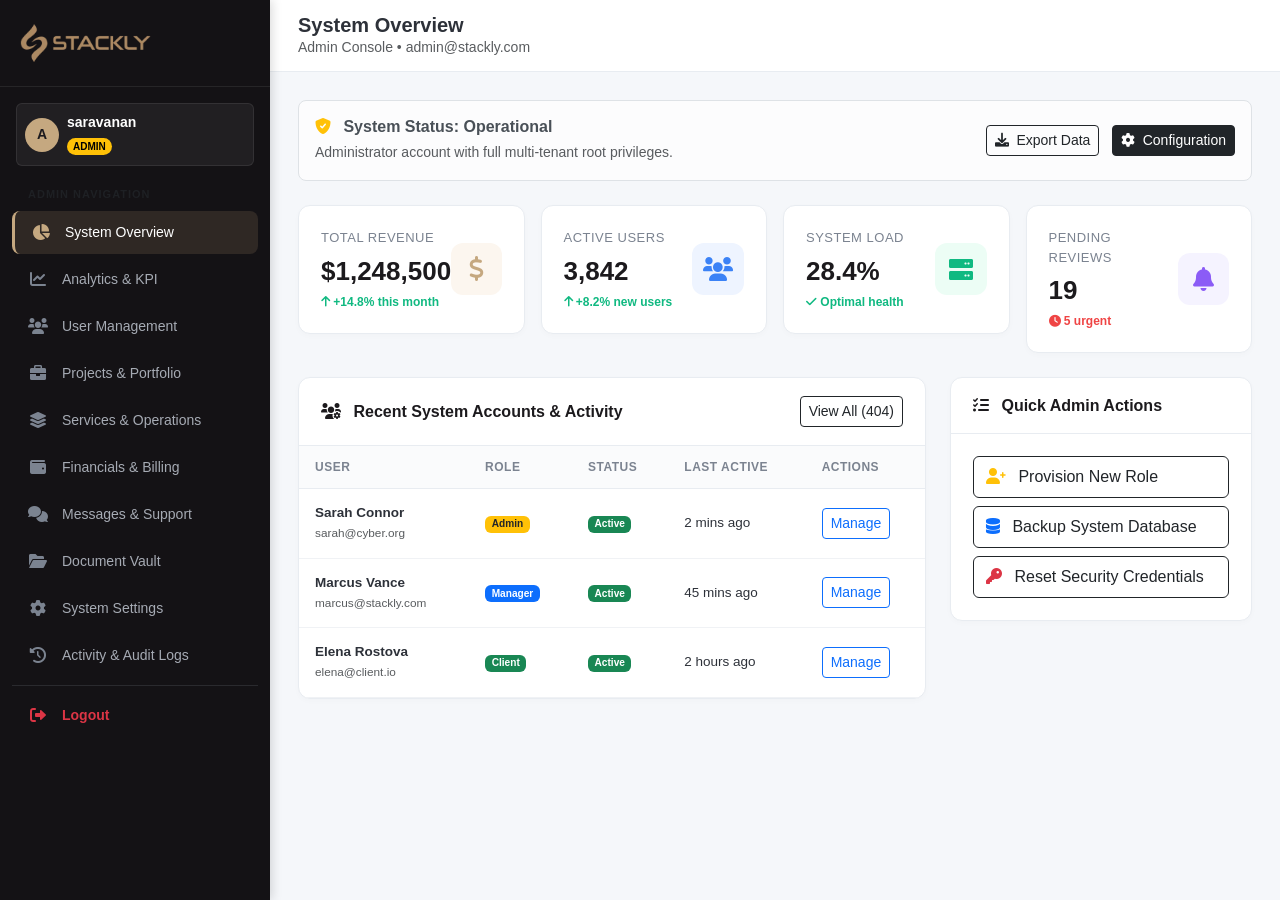
<file: admin-dashboard.html>
<!DOCTYPE html>
<html lang="en">
<head>
    <meta charset="UTF-8">
    <meta name="viewport" content="width=device-width, initial-scale=1">
    <title>Admin Dashboard - Stackly Console</title>
    <link rel="shortcut icon" href="images/favicon.svg">
    <link rel="stylesheet" href="css/bootstrap.min.css">
    <link rel="stylesheet" href="css/all.min.css">
    <link rel="stylesheet" href="css/dashboard.css">
</head>
<body class="dashboard-body">

    <!-- Mobile Sidebar Backdrop Overlay -->
    <div class="dash-sidebar-overlay" id="sidebarOverlay"></div>

    <div class="dashboard-layout">
        <!-- 10-Item Sidebar -->
        <aside class="dash-sidebar" id="dashSidebar">
            <div class="dash-sidebar-header">
                <a href="#tab-overview" class="dash-sidebar-brand" id="brandLogoLink" title="Go to Overview">
                    <img src="images/stackly-logo.webp" alt="Stackly Logo">
                </a>
                <button class="btn btn-sm text-white d-lg-none" id="closeSidebarBtn">
                    <i class="fa-solid fa-xmark fa-lg"></i>
                </button>
            </div>

            <!-- User Profile Card Inside Sidebar -->
            <div class="px-3 pt-3 pb-2">
                <div class="d-flex align-items-center gap-2 p-2 rounded" style="background: rgba(255,255,255,0.06); border: 1px solid rgba(255,255,255,0.08);">
                    <div class="dash-user-avatar" style="width: 34px; height: 34px; font-size: 14px;">A</div>
                    <div class="overflow-hidden flex-grow-1">
                        <div class="dash-user-name auth-user-name fw-bold text-white small" style="white-space: nowrap; overflow: hidden; text-overflow: ellipsis;">saravanan</div>
                        <span class="dash-user-role-badge role-admin auth-user-role" style="font-size: 10px; padding: 1px 6px;">ADMIN</span>
                    </div>
                </div>
            </div>

            <div class="dash-sidebar-menu">
                <div class="px-3 mb-2 small text-uppercase text-muted fw-bold" style="font-size: 11px; letter-spacing: 1px;">Admin Navigation </div>
                <ul class="dash-nav-list">
                    <!-- 1. Overview -->
                    <li class="dash-nav-item">
                        <a href="#tab-overview" class="dash-nav-link active" data-tab="tab-overview">
                            <i class="fa-solid fa-chart-pie"></i>
                            <span>System Overview</span>
                        </a>
                    </li>
                    <!-- 2. Analytics -->
                    <li class="dash-nav-item">
                        <a href="#tab-analytics" class="dash-nav-link" data-tab="tab-analytics">
                            <i class="fa-solid fa-chart-line"></i>
                            <span>Analytics &amp; KPI</span>
                        </a>
                    </li>
                    <!-- 3. User Management -->
                    <li class="dash-nav-item">
                        <a href="#tab-users" class="dash-nav-link" data-tab="tab-users">
                            <i class="fa-solid fa-users"></i>
                            <span>User Management</span>
                        </a>
                    </li>
                    <!-- 4. Projects -->
                    <li class="dash-nav-item">
                        <a href="#tab-projects" class="dash-nav-link" data-tab="tab-projects">
                            <i class="fa-solid fa-briefcase"></i>
                            <span>Projects &amp; Portfolio</span>
                        </a>
                    </li>
                    <!-- 5. Services -->
                    <li class="dash-nav-item">
                        <a href="#tab-services" class="dash-nav-link" data-tab="tab-services">
                            <i class="fa-solid fa-layer-group"></i>
                            <span>Services &amp; Operations</span>
                        </a>
                    </li>
                    <!-- 6. Financials -->
                    <li class="dash-nav-item">
                        <a href="#tab-billing" class="dash-nav-link" data-tab="tab-billing">
                            <i class="fa-solid fa-wallet"></i>
                            <span>Financials &amp; Billing</span>
                        </a>
                    </li>
                    <!-- 7. Support & Messages -->
                    <li class="dash-nav-item">
                        <a href="#tab-support" class="dash-nav-link" data-tab="tab-support">
                            <i class="fa-solid fa-comments"></i>
                            <span>Messages &amp; Support</span>
                        </a>
                    </li>
                    <!-- 8. Document Vault -->
                    <li class="dash-nav-item">
                        <a href="#tab-vault" class="dash-nav-link" data-tab="tab-vault">
                            <i class="fa-solid fa-folder-open"></i>
                            <span>Document Vault</span>
                        </a>
                    </li>
                    <!-- 9. System Settings -->
                    <li class="dash-nav-item">
                        <a href="#tab-settings" class="dash-nav-link" data-tab="tab-settings">
                            <i class="fa-solid fa-gear"></i>
                            <span>System Settings</span>
                        </a>
                    </li>
                    <!-- 10. Audit Logs -->
                    <li class="dash-nav-item">
                        <a href="#tab-logs" class="dash-nav-link" data-tab="tab-logs">
                            <i class="fa-solid fa-clock-rotate-left"></i>
                            <span>Activity &amp; Audit Logs</span>
                        </a>
                    </li>

                    <!-- Inside Actions (Logout inside Sidebar) -->
                    <li class="my-2 border-top border-secondary border-opacity-25"></li>
                    <li class="dash-nav-item">
                        <a href="#" class="dash-nav-link text-danger btn-dash-logout" onclick="BizlyAuth.logout('index.html'); return false;">
                            <i class="fa-solid fa-right-from-bracket text-danger"></i>
                            <span class="text-danger fw-bold">Logout</span>
                        </a>
                    </li>
                </ul>
            </div>
        </aside>

        <!-- Main Dashboard View Area -->
        <main class="dash-main">
            <!-- Topbar (Clean Header without redundant right action column) -->
            <header class="dash-topbar">
                <div class="dash-topbar-left">
                    <button class="dash-sidebar-toggle" id="openSidebarBtn" aria-label="Toggle Navigation">
                        <i class="fa-regular fa-bars-staggered"></i>
                    </button>
                    <div>
                        <h5 class="mb-0 fw-bold" id="dashCurrentTabTitle">System Overview</h5>
                        <small class="text-muted d-none d-md-block">Admin Console &bull; <span class="auth-user-name">admin@stackly.com</span></small>
                    </div>
                </div>
            </header>

            <!-- Dashboard Tab Content Panes -->
            <div class="dash-content">

                <!-- TAB 1: SYSTEM OVERVIEW -->
                <div class="dash-tab-pane" id="tab-overview">
                    <div class="alert alert-light border rounded-3 p-3 mb-4 d-flex flex-wrap justify-content-between align-items-center">
                        <div>
                            <h6 class="fw-bold mb-1"><i class="fa-solid fa-shield-check text-warning me-2"></i> System Status: Operational</h6>
                            <small class="text-muted">Administrator account with full multi-tenant root privileges.</small>
                        </div>
                        <div class="mt-2 mt-sm-0">
                            <button class="btn btn-sm btn-outline-dark me-2" onclick="window.location.href='404.html'">
                                <i class="fa-solid fa-download me-1"></i> Export Data
                            </button>
                            <button class="btn btn-sm btn-dark" onclick="window.location.href='404.html'">
                                <i class="fa-solid fa-gear me-1"></i> Configuration
                            </button>
                        </div>
                    </div>

                    <!-- 4 Stat Cards -->
                    <div class="row g-3 mb-4">
                        <div class="col-xl-3 col-sm-6">
                            <div class="dash-stat-card">
                                <div>
                                    <div class="dash-stat-label">Total Revenue</div>
                                    <div class="dash-stat-value">$1,248,500</div>
                                    <div class="dash-stat-change up"><i class="fa-solid fa-arrow-up"></i> +14.8% this month</div>
                                </div>
                                <div class="dash-stat-icon stat-icon-gold"><i class="fa-solid fa-dollar-sign"></i></div>
                            </div>
                        </div>
                        <div class="col-xl-3 col-sm-6">
                            <div class="dash-stat-card">
                                <div>
                                    <div class="dash-stat-label">Active Users</div>
                                    <div class="dash-stat-value">3,842</div>
                                    <div class="dash-stat-change up"><i class="fa-solid fa-arrow-up"></i> +8.2% new users</div>
                                </div>
                                <div class="dash-stat-icon stat-icon-blue"><i class="fa-solid fa-users"></i></div>
                            </div>
                        </div>
                        <div class="col-xl-3 col-sm-6">
                            <div class="dash-stat-card">
                                <div>
                                    <div class="dash-stat-label">System Load</div>
                                    <div class="dash-stat-value">28.4%</div>
                                    <div class="dash-stat-change up"><i class="fa-solid fa-check"></i> Optimal health</div>
                                </div>
                                <div class="dash-stat-icon stat-icon-green"><i class="fa-solid fa-server"></i></div>
                            </div>
                        </div>
                        <div class="col-xl-3 col-sm-6">
                            <div class="dash-stat-card">
                                <div>
                                    <div class="dash-stat-label">Pending Reviews</div>
                                    <div class="dash-stat-value">19</div>
                                    <div class="dash-stat-change down"><i class="fa-solid fa-clock"></i> 5 urgent</div>
                                </div>
                                <div class="dash-stat-icon stat-icon-purple"><i class="fa-solid fa-bell"></i></div>
                            </div>
                        </div>
                    </div>

                    <!-- Table & Quick Actions -->
                    <div class="row g-4">
                        <div class="col-xl-8">
                            <div class="dash-card">
                                <div class="dash-card-header">
                                    <h6 class="dash-card-title"><i class="fa-solid fa-users-gear me-2"></i> Recent System Accounts &amp; Activity</h6>
                                    <button class="btn btn-sm btn-outline-dark" onclick="window.location.href='404.html'">View All (404)</button>
                                </div>
                                <div class="dash-card-body p-0">
                                    <div class="table-responsive">
                                        <table class="dash-table">
                                            <thead>
                                                <tr>
                                                    <th>User</th>
                                                    <th>Role</th>
                                                    <th>Status</th>
                                                    <th>Last Active</th>
                                                    <th>Actions</th>
                                                </tr>
                                            </thead>
                                            <tbody>
                                                <tr>
                                                    <td>
                                                        <div class="fw-bold">Sarah Connor</div>
                                                        <small class="text-muted">sarah@cyber.org</small>
                                                    </td>
                                                    <td><span class="badge bg-warning text-dark">Admin</span></td>
                                                    <td><span class="badge bg-success">Active</span></td>
                                                    <td>2 mins ago</td>
                                                    <td><button class="btn btn-sm btn-outline-primary" onclick="window.location.href='404.html'">Manage</button></td>
                                                </tr>
                                                <tr>
                                                    <td>
                                                        <div class="fw-bold">Marcus Vance</div>
                                                        <small class="text-muted">marcus@stackly.com</small>
                                                    </td>
                                                    <td><span class="badge bg-primary">Manager</span></td>
                                                    <td><span class="badge bg-success">Active</span></td>
                                                    <td>45 mins ago</td>
                                                    <td><button class="btn btn-sm btn-outline-primary" onclick="window.location.href='404.html'">Manage</button></td>
                                                </tr>
                                                <tr>
                                                    <td>
                                                        <div class="fw-bold">Elena Rostova</div>
                                                        <small class="text-muted">elena@client.io</small>
                                                    </td>
                                                    <td><span class="badge bg-success">Client</span></td>
                                                    <td><span class="badge bg-success">Active</span></td>
                                                    <td>2 hours ago</td>
                                                    <td><button class="btn btn-sm btn-outline-primary" onclick="window.location.href='404.html'">Manage</button></td>
                                                </tr>
                                            </tbody>
                                        </table>
                                    </div>
                                </div>
                            </div>
                        </div>
                        <div class="col-xl-4">
                            <div class="dash-card">
                                <div class="dash-card-header">
                                    <h6 class="dash-card-title"><i class="fa-solid fa-list-check me-2"></i> Quick Admin Actions</h6>
                                </div>
                                <div class="dash-card-body">
                                    <div class="d-grid gap-2">
                                        <button class="btn btn-outline-dark text-start py-2" onclick="window.location.href='404.html'">
                                            <i class="fa-solid fa-user-plus me-2 text-warning"></i> Provision New Role
                                        </button>
                                        <button class="btn btn-outline-dark text-start py-2" onclick="window.location.href='404.html'">
                                            <i class="fa-solid fa-database me-2 text-primary"></i> Backup System Database
                                        </button>
                                        <button class="btn btn-outline-dark text-start py-2" onclick="window.location.href='404.html'">
                                            <i class="fa-solid fa-key me-2 text-danger"></i> Reset Security Credentials
                                        </button>
                                    </div>
                                </div>
                            </div>
                        </div>
                    </div>
                </div>

                <!-- TAB 2: ANALYTICS & KPI -->
                <div class="dash-tab-pane d-none" id="tab-analytics">
                    <div class="d-flex flex-wrap justify-content-between align-items-center mb-4">
                        <div>
                            <h5 class="fw-bold mb-1">Performance Analytics &amp; KPI Metrics</h5>
                            <p class="text-muted small mb-0">Live aggregated metrics across marketing and enterprise clients</p>
                        </div>
                        <button class="btn btn-sm btn-dark mt-2 mt-sm-0" onclick="window.location.href='404.html'">
                            <i class="fa-solid fa-file-export me-1"></i> Export KPI Report (404)
                        </button>
                    </div>

                    <div class="row g-3 mb-4">
                        <div class="col-xl-3 col-sm-6">
                            <div class="dash-stat-card">
                                <div>
                                    <div class="dash-stat-label">Monthly Impressions</div>
                                    <div class="dash-stat-value">842.5K</div>
                                    <div class="dash-stat-change up"><i class="fa-solid fa-arrow-up"></i> +21.4% MoM</div>
                                </div>
                                <div class="dash-stat-icon stat-icon-blue"><i class="fa-solid fa-eye"></i></div>
                            </div>
                        </div>
                        <div class="col-xl-3 col-sm-6">
                            <div class="dash-stat-card">
                                <div>
                                    <div class="dash-stat-label">Conversion Rate</div>
                                    <div class="dash-stat-value">5.82%</div>
                                    <div class="dash-stat-change up"><i class="fa-solid fa-arrow-up"></i> +0.6% vs benchmark</div>
                                </div>
                                <div class="dash-stat-icon stat-icon-green"><i class="fa-solid fa-bullseye"></i></div>
                            </div>
                        </div>
                        <div class="col-xl-3 col-sm-6">
                            <div class="dash-stat-card">
                                <div>
                                    <div class="dash-stat-label">Avg Consulting Value</div>
                                    <div class="dash-stat-value">$42,300</div>
                                    <div class="dash-stat-change up"><i class="fa-solid fa-arrow-up"></i> +11.2%</div>
                                </div>
                                <div class="dash-stat-icon stat-icon-gold"><i class="fa-solid fa-hand-holding-dollar"></i></div>
                            </div>
                        </div>
                        <div class="col-xl-3 col-sm-6">
                            <div class="dash-stat-card">
                                <div>
                                    <div class="dash-stat-label">Churn Rate</div>
                                    <div class="dash-stat-value">0.84%</div>
                                    <div class="dash-stat-change up"><i class="fa-solid fa-arrow-down text-success"></i> -0.2% lowest</div>
                                </div>
                                <div class="dash-stat-icon stat-icon-purple"><i class="fa-solid fa-arrow-trend-down"></i></div>
                            </div>
                        </div>
                    </div>

                    <div class="dash-card">
                        <div class="dash-card-header">
                            <h6 class="dash-card-title"><i class="fa-solid fa-chart-column me-2"></i> Client Acquisition Channels</h6>
                            <button class="btn btn-sm btn-outline-secondary" onclick="window.location.href='404.html'">Inspect Data</button>
                        </div>
                        <div class="dash-card-body">
                            <div class="mb-3">
                                <div class="d-flex justify-content-between mb-1"><span>Direct Enterprise Referral</span><span class="fw-bold">48%</span></div>
                                <div class="progress" style="height: 8px;"><div class="progress-bar bg-warning" style="width: 48%;"></div></div>
                            </div>
                            <div class="mb-3">
                                <div class="d-flex justify-content-between mb-1"><span>Strategic Industry Partnerships</span><span class="fw-bold">29%</span></div>
                                <div class="progress" style="height: 8px;"><div class="progress-bar bg-primary" style="width: 29%;"></div></div>
                            </div>
                            <div>
                                <div class="d-flex justify-content-between mb-1"><span>Organic Consulting Inquiries</span><span class="fw-bold">23%</span></div>
                                <div class="progress" style="height: 8px;"><div class="progress-bar bg-success" style="width: 23%;"></div></div>
                            </div>
                        </div>
                    </div>
                </div>

                <!-- TAB 3: USER MANAGEMENT -->
                <div class="dash-tab-pane d-none" id="tab-users">
                    <div class="d-flex flex-wrap justify-content-between align-items-center mb-4">
                        <div>
                            <h5 class="fw-bold mb-1">User Directory &amp; Role Access Control</h5>
                            <p class="text-muted small mb-0">Total Accounts: 3,842 Registered Profiles</p>
                        </div>
                        <div class="d-flex gap-2 mt-2 mt-sm-0">
                            <button class="btn btn-sm btn-outline-dark" onclick="window.location.href='404.html'"><i class="fa-solid fa-filter me-1"></i> Filter</button>
                            <button class="btn btn-sm btn-warning text-dark fw-bold" onclick="window.location.href='404.html'"><i class="fa-solid fa-user-plus me-1"></i> Add User</button>
                        </div>
                    </div>

                    <div class="dash-card">
                        <div class="dash-card-body p-0">
                            <div class="table-responsive">
                                <table class="dash-table">
                                    <thead>
                                        <tr>
                                            <th>Name</th>
                                            <th>Email</th>
                                            <th>Role</th>
                                            <th>Status</th>
                                            <th>Created Date</th>
                                            <th>Actions</th>
                                        </tr>
                                    </thead>
                                    <tbody>
                                        <tr>
                                            <td><strong>Sarah Connor</strong></td>
                                            <td>sarah@cyber.org</td>
                                            <td><span class="badge bg-warning text-dark">Admin</span></td>
                                            <td><span class="badge bg-success">Active</span></td>
                                            <td>Jan 12, 2026</td>
                                            <td><button class="btn btn-sm btn-outline-dark" onclick="window.location.href='404.html'">Edit</button></td>
                                        </tr>
                                        <tr>
                                            <td><strong>Marcus Vance</strong></td>
                                            <td>marcus@stackly.com</td>
                                            <td><span class="badge bg-primary">Manager</span></td>
                                            <td><span class="badge bg-success">Active</span></td>
                                            <td>Feb 04, 2026</td>
                                            <td><button class="btn btn-sm btn-outline-dark" onclick="window.location.href='404.html'">Edit</button></td>
                                        </tr>
                                        <tr>
                                            <td><strong>Elena Rostova</strong></td>
                                            <td>elena@client.io</td>
                                            <td><span class="badge bg-success">Client</span></td>
                                            <td><span class="badge bg-success">Active</span></td>
                                            <td>Mar 19, 2026</td>
                                            <td><button class="btn btn-sm btn-outline-dark" onclick="window.location.href='404.html'">Edit</button></td>
                                        </tr>
                                        <tr>
                                            <td><strong>David Miller</strong></td>
                                            <td>david@acme.com</td>
                                            <td><span class="badge bg-success">Client</span></td>
                                            <td><span class="badge bg-secondary">Offline</span></td>
                                            <td>Apr 01, 2026</td>
                                            <td><button class="btn btn-sm btn-outline-dark" onclick="window.location.href='404.html'">Edit</button></td>
                                        </tr>
                                    </tbody>
                                </table>
                            </div>
                        </div>
                    </div>
                </div>

                <!-- TAB 4: PROJECTS & PORTFOLIO -->
                <div class="dash-tab-pane d-none" id="tab-projects">
                    <div class="d-flex flex-wrap justify-content-between align-items-center mb-4 gap-3">
                        <div>
                            <h5 class="fw-bold mb-1">Enterprise Projects &amp; Global Client Portfolio (24 Active)</h5>
                            <small class="text-muted">Master portfolio governance across all active Fortune 500 consulting workstreams.</small>
                        </div>
                        <div class="d-flex gap-2">
                            <button class="btn btn-sm btn-outline-dark" onclick="window.location.href='404.html'">
                                <i class="fa-solid fa-file-export me-1"></i> Export Master Portfolio (404)
                            </button>
                            <button class="btn btn-sm btn-primary" onclick="window.location.href='404.html'">
                                <i class="fa-solid fa-plus me-1"></i> New Enterprise Project (404)
                            </button>
                        </div>
                    </div>

                    <!-- Project KPI Stats Row -->
                    <div class="row g-3 mb-4">
                        <div class="col-xl-3 col-sm-6">
                            <div class="dash-stat-card">
                                <div>
                                    <div class="dash-stat-label">Active Engagements</div>
                                    <div class="dash-stat-value">24</div>
                                    <div class="dash-stat-change up"><i class="fa-solid fa-circle-check"></i> 100% In Good Standing</div>
                                </div>
                                <div class="dash-stat-icon stat-icon-green"><i class="fa-solid fa-diagram-project"></i></div>
                            </div>
                        </div>
                        <div class="col-xl-3 col-sm-6">
                            <div class="dash-stat-card">
                                <div>
                                    <div class="dash-stat-label">Enterprise Accounts</div>
                                    <div class="dash-stat-value">18</div>
                                    <div class="dash-stat-change up"><i class="fa-solid fa-building"></i> Multi-National</div>
                                </div>
                                <div class="dash-stat-icon stat-icon-blue"><i class="fa-solid fa-globe"></i></div>
                            </div>
                        </div>
                        <div class="col-xl-3 col-sm-6">
                            <div class="dash-stat-card">
                                <div>
                                    <div class="dash-stat-label">Portfolio Value</div>
                                    <div class="dash-stat-value">$3.85M</div>
                                    <div class="dash-stat-change up"><i class="fa-solid fa-arrow-trend-up"></i> +18.4% YoY</div>
                                </div>
                                <div class="dash-stat-icon stat-icon-gold"><i class="fa-solid fa-sack-dollar"></i></div>
                            </div>
                        </div>
                        <div class="col-xl-3 col-sm-6">
                            <div class="dash-stat-card">
                                <div>
                                    <div class="dash-stat-label">Average Margin</div>
                                    <div class="dash-stat-value">56.2%</div>
                                    <div class="dash-stat-change up"><i class="fa-solid fa-chart-line"></i> Exceeds 50% target</div>
                                </div>
                                <div class="dash-stat-icon stat-icon-purple"><i class="fa-solid fa-scale-balanced"></i></div>
                            </div>
                        </div>
                    </div>

                    <!-- Comprehensive Master Projects Table -->
                    <div class="dash-card mb-4">
                        <div class="dash-card-header d-flex justify-content-between align-items-center">
                            <h6 class="dash-card-title"><i class="fa-solid fa-list-check me-2"></i> Master Enterprise Engagements Ledger</h6>
                            <span class="badge bg-light text-dark border">Showing Top 6 Engagements</span>
                        </div>
                        <div class="dash-card-body p-0">
                            <div class="table-responsive">
                                <table class="dash-table">
                                    <thead>
                                        <tr>
                                            <th>Client Organization</th>
                                            <th>Engagement Title</th>
                                            <th>Lead Advisory Partner</th>
                                            <th>Contract Value</th>
                                            <th>Phase Progress</th>
                                            <th>Status</th>
                                            <th>Action</th>
                                        </tr>
                                    </thead>
                                    <tbody>
                                        <tr>
                                            <td><strong>Horizon Global Ventures Inc.</strong></td>
                                            <td>Enterprise Cloud Architecture Modernization</td>
                                            <td>Brooklyn Simmons</td>
                                            <td>$120,000</td>
                                            <td>
                                                <div class="d-flex align-items-center gap-2">
                                                    <div class="progress flex-grow-1" style="height: 6px; width: 60px;">
                                                        <div class="progress-bar bg-success" style="width: 85%;"></div>
                                                    </div>
                                                    <small class="fw-bold">85%</small>
                                                </div>
                                            </td>
                                            <td><span class="badge bg-success">On Schedule</span></td>
                                            <td><button class="btn btn-sm btn-outline-dark" onclick="window.location.href='404.html'">Govern (404)</button></td>
                                        </tr>
                                        <tr>
                                            <td><strong>Global Logistics Ltd</strong></td>
                                            <td>Multi-Region Hybrid Cloud Migration</td>
                                            <td>Martina Welliam</td>
                                            <td>$145,000</td>
                                            <td>
                                                <div class="d-flex align-items-center gap-2">
                                                    <div class="progress flex-grow-1" style="height: 6px; width: 60px;">
                                                        <div class="progress-bar bg-primary" style="width: 70%;"></div>
                                                    </div>
                                                    <small class="fw-bold">70%</small>
                                                </div>
                                            </td>
                                            <td><span class="badge bg-success">On Schedule</span></td>
                                            <td><button class="btn btn-sm btn-outline-dark" onclick="window.location.href='404.html'">Govern (404)</button></td>
                                        </tr>
                                        <tr>
                                            <td><strong>FinVanguard Group</strong></td>
                                            <td>Corporate AI Risk Scoring &amp; Telemetry</td>
                                            <td>Leslie Alexander</td>
                                            <td>$95,000</td>
                                            <td>
                                                <div class="d-flex align-items-center gap-2">
                                                    <div class="progress flex-grow-1" style="height: 6px; width: 60px;">
                                                        <div class="progress-bar bg-warning" style="width: 92%;"></div>
                                                    </div>
                                                    <small class="fw-bold">92%</small>
                                                </div>
                                            </td>
                                            <td><span class="badge bg-warning text-dark">Under Review</span></td>
                                            <td><button class="btn btn-sm btn-outline-dark" onclick="window.location.href='404.html'">Govern (404)</button></td>
                                        </tr>
                                        <tr>
                                            <td><strong>Nexus Manufacturing</strong></td>
                                            <td>Global ERP SAP to Snowflake Data Staging</td>
                                            <td>Brooklyn Simmons</td>
                                            <td>$110,000</td>
                                            <td>
                                                <div class="d-flex align-items-center gap-2">
                                                    <div class="progress flex-grow-1" style="height: 6px; width: 60px;">
                                                        <div class="progress-bar bg-info" style="width: 68%;"></div>
                                                    </div>
                                                    <small class="fw-bold">68%</small>
                                                </div>
                                            </td>
                                            <td><span class="badge bg-success">On Schedule</span></td>
                                            <td><button class="btn btn-sm btn-outline-dark" onclick="window.location.href='404.html'">Govern (404)</button></td>
                                        </tr>
                                        <tr>
                                            <td><strong>Aegis Biopharma Corp</strong></td>
                                            <td>SOC2 Type II &amp; HIPAA Regulatory Compliance</td>
                                            <td>Cody Fisher</td>
                                            <td>$85,000</td>
                                            <td>
                                                <div class="d-flex align-items-center gap-2">
                                                    <div class="progress flex-grow-1" style="height: 6px; width: 60px;">
                                                        <div class="progress-bar bg-success" style="width: 100%;"></div>
                                                    </div>
                                                    <small class="fw-bold">100%</small>
                                                </div>
                                            </td>
                                            <td><span class="badge bg-primary">Completed</span></td>
                                            <td><button class="btn btn-sm btn-outline-dark" onclick="window.location.href='404.html'">Govern (404)</button></td>
                                        </tr>
                                        <tr>
                                            <td><strong>Apex Retail Ventures</strong></td>
                                            <td>Omnichannel Supply Chain Automation</td>
                                            <td>Martina Welliam</td>
                                            <td>$90,000</td>
                                            <td>
                                                <div class="d-flex align-items-center gap-2">
                                                    <div class="progress flex-grow-1" style="height: 6px; width: 60px;">
                                                        <div class="progress-bar bg-primary" style="width: 50%;"></div>
                                                    </div>
                                                    <small class="fw-bold">50%</small>
                                                </div>
                                            </td>
                                            <td><span class="badge bg-success">On Schedule</span></td>
                                            <td><button class="btn btn-sm btn-outline-dark" onclick="window.location.href='404.html'">Govern (404)</button></td>
                                        </tr>
                                    </tbody>
                                </table>
                            </div>
                        </div>
                    </div>
                </div>

                <!-- TAB 5: SERVICES & OPERATIONS -->
                <div class="dash-tab-pane d-none" id="tab-services">
                    <div class="d-flex flex-wrap justify-content-between align-items-center mb-4 gap-3">
                        <div>
                            <h5 class="fw-bold mb-1">Enterprise Consulting Services Catalog &amp; SLAs</h5>
                            <small class="text-muted">Manage billable service modules, recurring retainers, and SLA response guarantees.</small>
                        </div>
                        <div class="d-flex gap-2">
                            <button class="btn btn-sm btn-outline-dark" onclick="window.location.href='404.html'">
                                <i class="fa-solid fa-file-pdf me-1"></i> Catalog PDF (404)
                            </button>
                            <button class="btn btn-sm btn-primary" onclick="window.location.href='404.html'">
                                <i class="fa-solid fa-plus me-1"></i> Add Service (404)
                            </button>
                        </div>
                    </div>

                    <!-- Service Health Stats -->
                    <div class="row g-3 mb-4">
                        <div class="col-xl-3 col-sm-6">
                            <div class="dash-stat-card">
                                <div>
                                    <div class="dash-stat-label">Active Services</div>
                                    <div class="dash-stat-value">6</div>
                                    <div class="dash-stat-change up"><i class="fa-solid fa-check"></i> All Operating</div>
                                </div>
                                <div class="dash-stat-icon stat-icon-green"><i class="fa-solid fa-boxes-stacked"></i></div>
                            </div>
                        </div>
                        <div class="col-xl-3 col-sm-6">
                            <div class="dash-stat-card">
                                <div>
                                    <div class="dash-stat-label">Platform Uptime</div>
                                    <div class="dash-stat-value">99.98%</div>
                                    <div class="dash-stat-change up"><i class="fa-solid fa-bolt"></i> SLA Guarantee</div>
                                </div>
                                <div class="dash-stat-icon stat-icon-blue"><i class="fa-solid fa-server"></i></div>
                            </div>
                        </div>
                        <div class="col-xl-3 col-sm-6">
                            <div class="dash-stat-card">
                                <div>
                                    <div class="dash-stat-label">Client Retainers</div>
                                    <div class="dash-stat-value">42</div>
                                    <div class="dash-stat-change up"><i class="fa-solid fa-users"></i> Active Accounts</div>
                                </div>
                                <div class="dash-stat-icon stat-icon-gold"><i class="fa-solid fa-repeat"></i></div>
                            </div>
                        </div>
                        <div class="col-xl-3 col-sm-6">
                            <div class="dash-stat-card">
                                <div>
                                    <div class="dash-stat-label">Avg Turnaround</div>
                                    <div class="dash-stat-value">48 hrs</div>
                                    <div class="dash-stat-change up"><i class="fa-solid fa-stopwatch"></i> Rapid Delivery</div>
                                </div>
                                <div class="dash-stat-icon stat-icon-purple"><i class="fa-solid fa-clock"></i></div>
                            </div>
                        </div>
                    </div>

                    <!-- 6 Service Cards in Responsive Grid -->
                    <div class="row g-4">
                        <!-- Service 1 -->
                        <div class="col-xl-4 col-md-6">
                            <div class="dash-card h-100 p-4 d-flex flex-column">
                                <div class="d-flex justify-content-between align-items-center mb-3">
                                    <div class="dash-stat-icon stat-icon-gold"><i class="fa-solid fa-compass"></i></div>
                                    <span class="badge bg-success">Active Service</span>
                                </div>
                                <h6 class="fw-bold mb-1">Strategic Business Planning</h6>
                                <p class="small text-muted mb-3">Enterprise organizational roadmapping, M&amp;A advisory, and shareholder market alignment.</p>
                                <div class="small text-muted mb-4 border-top pt-2 flex-grow-1">
                                    <div><strong>Retainer:</strong> $15,000 / month</div>
                                    <div><strong>Lead:</strong> Martina Welliam</div>
                                    <div><strong>Active Clients:</strong> 8 Corporate Accounts</div>
                                </div>
                                <button class="btn btn-sm btn-outline-dark w-100" onclick="window.location.href='404.html'">Configure SLA (404)</button>
                            </div>
                        </div>

                        <!-- Service 2 -->
                        <div class="col-xl-4 col-md-6">
                            <div class="dash-card h-100 p-4 d-flex flex-column">
                                <div class="d-flex justify-content-between align-items-center mb-3">
                                    <div class="dash-stat-icon stat-icon-green"><i class="fa-solid fa-coins"></i></div>
                                    <span class="badge bg-success">Active Service</span>
                                </div>
                                <h6 class="fw-bold mb-1">Corporate Financial Advisory</h6>
                                <p class="small text-muted mb-3">Capital budgeting, multi-scenario DCF valuation modeling, and tax structure optimization.</p>
                                <div class="small text-muted mb-4 border-top pt-2 flex-grow-1">
                                    <div><strong>Retainer:</strong> $18,500 / month</div>
                                    <div><strong>Lead:</strong> Martina Welliam</div>
                                    <div><strong>Active Clients:</strong> 12 Corporate Accounts</div>
                                </div>
                                <button class="btn btn-sm btn-outline-dark w-100" onclick="window.location.href='404.html'">Configure SLA (404)</button>
                            </div>
                        </div>

                        <!-- Service 3 -->
                        <div class="col-xl-4 col-md-6">
                            <div class="dash-card h-100 p-4 d-flex flex-column">
                                <div class="d-flex justify-content-between align-items-center mb-3">
                                    <div class="dash-stat-icon stat-icon-blue"><i class="fa-solid fa-cloud"></i></div>
                                    <span class="badge bg-success">Active Service</span>
                                </div>
                                <h6 class="fw-bold mb-1">Cloud Architecture &amp; DevSecOps</h6>
                                <p class="small text-muted mb-3">AWS &amp; Azure hybrid cloud migration, Kubernetes container orchestration, and zero-trust.</p>
                                <div class="small text-muted mb-4 border-top pt-2 flex-grow-1">
                                    <div><strong>Retainer:</strong> $22,000 / month</div>
                                    <div><strong>Lead:</strong> Brooklyn Simmons</div>
                                    <div><strong>Active Clients:</strong> 10 Corporate Accounts</div>
                                </div>
                                <button class="btn btn-sm btn-outline-dark w-100" onclick="window.location.href='404.html'">Configure SLA (404)</button>
                            </div>
                        </div>

                        <!-- Service 4 -->
                        <div class="col-xl-4 col-md-6">
                            <div class="dash-card h-100 p-4 d-flex flex-column">
                                <div class="d-flex justify-content-between align-items-center mb-3">
                                    <div class="dash-stat-icon stat-icon-purple"><i class="fa-solid fa-robot"></i></div>
                                    <span class="badge bg-success">Active Service</span>
                                </div>
                                <h6 class="fw-bold mb-1">Enterprise AI &amp; Predictive Analytics</h6>
                                <p class="small text-muted mb-3">Private fine-tuned LLM deployment, customer churn prediction, and real-time BI telemetry.</p>
                                <div class="small text-muted mb-4 border-top pt-2 flex-grow-1">
                                    <div><strong>Retainer:</strong> $25,000 / month</div>
                                    <div><strong>Lead:</strong> Leslie Alexander</div>
                                    <div><strong>Active Clients:</strong> 6 Corporate Accounts</div>
                                </div>
                                <button class="btn btn-sm btn-outline-dark w-100" onclick="window.location.href='404.html'">Configure SLA (404)</button>
                            </div>
                        </div>

                        <!-- Service 5 -->
                        <div class="col-xl-4 col-md-6">
                            <div class="dash-card h-100 p-4 d-flex flex-column">
                                <div class="d-flex justify-content-between align-items-center mb-3">
                                    <div class="dash-stat-icon stat-icon-blue"><i class="fa-solid fa-file-shield"></i></div>
                                    <span class="badge bg-success">Active Service</span>
                                </div>
                                <h6 class="fw-bold mb-1">SOC2 Type II &amp; Risk Governance</h6>
                                <p class="small text-muted mb-3">Audit readiness attestation, ISO 27001 compliance roadmap, and HIPAA risk posture.</p>
                                <div class="small text-muted mb-4 border-top pt-2 flex-grow-1">
                                    <div><strong>Retainer:</strong> $16,000 / month</div>
                                    <div><strong>Lead:</strong> Cody Fisher</div>
                                    <div><strong>Active Clients:</strong> 9 Corporate Accounts</div>
                                </div>
                                <button class="btn btn-sm btn-outline-dark w-100" onclick="window.location.href='404.html'">Configure SLA (404)</button>
                            </div>
                        </div>

                        <!-- Service 6 -->
                        <div class="col-xl-4 col-md-6">
                            <div class="dash-card h-100 p-4 d-flex flex-column">
                                <div class="d-flex justify-content-between align-items-center mb-3">
                                    <div class="dash-stat-icon stat-icon-gold"><i class="fa-solid fa-network-wired"></i></div>
                                    <span class="badge bg-success">Active Service</span>
                                </div>
                                <h6 class="fw-bold mb-1">ERP &amp; Supply Chain Modernization</h6>
                                <p class="small text-muted mb-3">SAP staging pipeline, Snowflake automated ETL, and multi-currency inventory harmonization.</p>
                                <div class="small text-muted mb-4 border-top pt-2 flex-grow-1">
                                    <div><strong>Retainer:</strong> $20,000 / month</div>
                                    <div><strong>Lead:</strong> Brooklyn Simmons</div>
                                    <div><strong>Active Clients:</strong> 7 Corporate Accounts</div>
                                </div>
                                <button class="btn btn-sm btn-outline-dark w-100" onclick="window.location.href='404.html'">Configure SLA (404)</button>
                            </div>
                        </div>
                    </div>
                </div>

                <!-- TAB 6: BILLING & FINANCIALS -->
                <div class="dash-tab-pane d-none" id="tab-billing">
                    <div class="d-flex flex-wrap justify-content-between align-items-center mb-4 gap-3">
                        <div>
                            <h5 class="fw-bold mb-1">Enterprise Billing Ledger &amp; Cash Flow</h5>
                            <small class="text-muted">Master corporate revenue, retainer settlements, and payment processor reconciliations.</small>
                        </div>
                        <div class="d-flex gap-2">
                            <button class="btn btn-sm btn-outline-dark" onclick="window.location.href='404.html'">
                                <i class="fa-solid fa-file-csv me-1"></i> Export Master Ledger (404)
                            </button>
                            <button class="btn btn-sm btn-success text-white" onclick="window.location.href='404.html'">
                                <i class="fa-solid fa-plus me-1"></i> Generate Invoices (404)
                            </button>
                        </div>
                    </div>

                    <!-- Financial KPI Stats -->
                    <div class="row g-3 mb-4">
                        <div class="col-xl-3 col-sm-6">
                            <div class="dash-stat-card">
                                <div>
                                    <div class="dash-stat-label">Annual Revenue (ARR)</div>
                                    <div class="dash-stat-value">$1,248,000</div>
                                    <div class="dash-stat-change up"><i class="fa-solid fa-arrow-trend-up"></i> +22.4% YoY</div>
                                </div>
                                <div class="dash-stat-icon stat-icon-green"><i class="fa-solid fa-sack-dollar"></i></div>
                            </div>
                        </div>
                        <div class="col-xl-3 col-sm-6">
                            <div class="dash-stat-card">
                                <div>
                                    <div class="dash-stat-label">Monthly Run-Rate (MRR)</div>
                                    <div class="dash-stat-value">$104,000</div>
                                    <div class="dash-stat-change up"><i class="fa-solid fa-repeat"></i> Predictable Retainer</div>
                                </div>
                                <div class="dash-stat-icon stat-icon-gold"><i class="fa-solid fa-money-bill-trend-up"></i></div>
                            </div>
                        </div>
                        <div class="col-xl-3 col-sm-6">
                            <div class="dash-stat-card">
                                <div>
                                    <div class="dash-stat-label">Accounts Receivable</div>
                                    <div class="dash-stat-value">$38,600</div>
                                    <div class="dash-stat-change down"><i class="fa-solid fa-clock"></i> 2 Invoices Pending</div>
                                </div>
                                <div class="dash-stat-icon stat-icon-blue"><i class="fa-solid fa-hand-holding-dollar"></i></div>
                            </div>
                        </div>
                        <div class="col-xl-3 col-sm-6">
                            <div class="dash-stat-card">
                                <div>
                                    <div class="dash-stat-label">Collection Rate</div>
                                    <div class="dash-stat-value">99.2%</div>
                                    <div class="dash-stat-change up"><i class="fa-solid fa-shield-check"></i> Enterprise Grade</div>
                                </div>
                                <div class="dash-stat-icon stat-icon-purple"><i class="fa-solid fa-award"></i></div>
                            </div>
                        </div>
                    </div>

                    <!-- Master Invoices Ledger Table -->
                    <div class="dash-card">
                        <div class="dash-card-header d-flex justify-content-between align-items-center">
                            <h6 class="dash-card-title"><i class="fa-solid fa-file-invoice-dollar me-2"></i> Corporate Billing Statements Ledger</h6>
                            <span class="badge bg-success">Automated Stripe &amp; ACH Sync</span>
                        </div>
                        <div class="dash-card-body p-0">
                            <div class="table-responsive">
                                <table class="dash-table">
                                    <thead>
                                        <tr>
                                            <th>Invoice #</th>
                                            <th>Corporate Client</th>
                                            <th>Billing Period</th>
                                            <th>Amount</th>
                                            <th>Payment Method</th>
                                            <th>Status</th>
                                            <th>Action</th>
                                        </tr>
                                    </thead>
                                    <tbody>
                                        <tr>
                                            <td><strong>#INV-2026-1102</strong></td>
                                            <td>Horizon Global Ventures Inc.</td>
                                            <td>Nov 2026 (Milestone 4)</td>
                                            <td><strong class="text-danger">$24,200.00</strong></td>
                                            <td>Corporate Visa (•••• 4829)</td>
                                            <td><span class="badge bg-warning text-dark">Due in 11 Days</span></td>
                                            <td><button class="btn btn-sm btn-outline-dark" onclick="window.location.href='404.html'">Statement (404)</button></td>
                                        </tr>
                                        <tr>
                                            <td><strong>#INV-2026-1101</strong></td>
                                            <td>Global Logistics Ltd</td>
                                            <td>Nov 2026 Retainer</td>
                                            <td>$18,500.00</td>
                                            <td>Automated ACH Transfer</td>
                                            <td><span class="badge bg-success">Settled</span></td>
                                            <td><button class="btn btn-sm btn-outline-dark" onclick="window.location.href='404.html'">Statement (404)</button></td>
                                        </tr>
                                        <tr>
                                            <td><strong>#INV-2026-1042</strong></td>
                                            <td>FinVanguard Group</td>
                                            <td>Oct 2026 AI Deliverables</td>
                                            <td>$32,000.00</td>
                                            <td>Wire Transfer</td>
                                            <td><span class="badge bg-success">Settled</span></td>
                                            <td><button class="btn btn-sm btn-outline-dark" onclick="window.location.href='404.html'">Statement (404)</button></td>
                                        </tr>
                                        <tr>
                                            <td><strong>#INV-2026-1020</strong></td>
                                            <td>Nexus Manufacturing</td>
                                            <td>Oct 2026 ERP Staging</td>
                                            <td>$28,500.00</td>
                                            <td>Automated ACH Transfer</td>
                                            <td><span class="badge bg-success">Settled</span></td>
                                            <td><button class="btn btn-sm btn-outline-dark" onclick="window.location.href='404.html'">Statement (404)</button></td>
                                        </tr>
                                        <tr>
                                            <td><strong>#INV-2026-1015</strong></td>
                                            <td>Aegis Biopharma Corp</td>
                                            <td>SOC2 Compliance Audit Gate</td>
                                            <td>$14,400.00</td>
                                            <td>Corporate Mastercard</td>
                                            <td><span class="badge bg-warning text-dark">Processing</span></td>
                                            <td><button class="btn btn-sm btn-outline-dark" onclick="window.location.href='404.html'">Statement (404)</button></td>
                                        </tr>
                                    </tbody>
                                </table>
                            </div>
                        </div>
                    </div>
                </div>

                <!-- TAB 7: SUPPORT & HELP DESK -->
                <div class="dash-tab-pane d-none" id="tab-support">
                    <div class="d-flex flex-wrap justify-content-between align-items-center mb-4 gap-3">
                        <div>
                            <h5 class="fw-bold mb-1">Global Client Support &amp; SLA Incident Desk</h5>
                            <small class="text-muted">Multi-tenant client ticket queues, escalation response timers, and on-call partner assignments.</small>
                        </div>
                        <button class="btn btn-sm btn-danger text-white" onclick="window.location.href='404.html'">
                            <i class="fa-solid fa-triangle-exclamation me-1"></i> Trigger Priority Incident (404)
                        </button>
                    </div>

                    <!-- Support KPI Stats -->
                    <div class="row g-3 mb-4">
                        <div class="col-xl-3 col-sm-6">
                            <div class="dash-stat-card">
                                <div>
                                    <div class="dash-stat-label">Active Tickets</div>
                                    <div class="dash-stat-value">4</div>
                                    <div class="dash-stat-change up"><i class="fa-solid fa-circle-info"></i> Across all clients</div>
                                </div>
                                <div class="dash-stat-icon stat-icon-blue"><i class="fa-solid fa-ticket"></i></div>
                            </div>
                        </div>
                        <div class="col-xl-3 col-sm-6">
                            <div class="dash-stat-card">
                                <div>
                                    <div class="dash-stat-label">Critical (P1) Open</div>
                                    <div class="dash-stat-value">0</div>
                                    <div class="dash-stat-change up"><i class="fa-solid fa-shield-check"></i> Zero emergencies</div>
                                </div>
                                <div class="dash-stat-icon stat-icon-green"><i class="fa-solid fa-circle-check"></i></div>
                            </div>
                        </div>
                        <div class="col-xl-3 col-sm-6">
                            <div class="dash-stat-card">
                                <div>
                                    <div class="dash-stat-label">Resolved Today</div>
                                    <div class="dash-stat-value">19</div>
                                    <div class="dash-stat-change up"><i class="fa-solid fa-bolt"></i> Fast resolution</div>
                                </div>
                                <div class="dash-stat-icon stat-icon-gold"><i class="fa-solid fa-check-double"></i></div>
                            </div>
                        </div>
                        <div class="col-xl-3 col-sm-6">
                            <div class="dash-stat-card">
                                <div>
                                    <div class="dash-stat-label">SLA Compliance</div>
                                    <div class="dash-stat-value">99.8%</div>
                                    <div class="dash-stat-change up"><i class="fa-solid fa-award"></i> Meets SLA guarantee</div>
                                </div>
                                <div class="dash-stat-icon stat-icon-purple"><i class="fa-solid fa-shield-halved"></i></div>
                            </div>
                        </div>
                    </div>

                    <!-- Master Support Queue Table -->
                    <div class="dash-card">
                        <div class="dash-card-header d-flex justify-content-between align-items-center">
                            <h6 class="dash-card-title"><i class="fa-solid fa-headset me-2"></i> Master Client Inquiries Queue</h6>
                            <span class="badge bg-light text-dark border">Priority Tier Active</span>
                        </div>
                        <div class="dash-card-body p-0">
                            <div class="table-responsive">
                                <table class="dash-table">
                                    <thead>
                                        <tr>
                                            <th>Ticket ID</th>
                                            <th>Client Account</th>
                                            <th>Subject / Query</th>
                                            <th>Severity</th>
                                            <th>Assigned Partner</th>
                                            <th>Status</th>
                                            <th>Action</th>
                                        </tr>
                                    </thead>
                                    <tbody>
                                        <tr>
                                            <td><strong>#TCK-8921</strong></td>
                                            <td>Horizon Global Ventures</td>
                                            <td>Staging Kubernetes Cluster Ingress SSL issue</td>
                                            <td><span class="badge bg-danger">Critical P1</span></td>
                                            <td>Brooklyn Simmons</td>
                                            <td><span class="badge bg-warning text-dark">In Progress</span></td>
                                            <td><button class="btn btn-sm btn-dark" onclick="window.location.href='404.html'">Resolve (404)</button></td>
                                        </tr>
                                        <tr>
                                            <td><strong>#TCK-8740</strong></td>
                                            <td>Horizon Global Ventures</td>
                                            <td>Q4 Valuation Macro sensitivity formula review</td>
                                            <td><span class="badge bg-secondary">Normal P3</span></td>
                                            <td>Martina Welliam</td>
                                            <td><span class="badge bg-success">Resolved</span></td>
                                            <td><button class="btn btn-sm btn-outline-dark" onclick="window.location.href='404.html'">Inspect (404)</button></td>
                                        </tr>
                                        <tr>
                                            <td><strong>#TCK-8715</strong></td>
                                            <td>Global Logistics Ltd</td>
                                            <td>VPC peering route table latency check</td>
                                            <td><span class="badge bg-warning text-dark">High P2</span></td>
                                            <td>Brooklyn Simmons</td>
                                            <td><span class="badge bg-success">Resolved</span></td>
                                            <td><button class="btn btn-sm btn-outline-dark" onclick="window.location.href='404.html'">Inspect (404)</button></td>
                                        </tr>
                                        <tr>
                                            <td><strong>#TCK-8680</strong></td>
                                            <td>FinVanguard Group</td>
                                            <td>PyTorch GPU CUDA driver compatibility check</td>
                                            <td><span class="badge bg-warning text-dark">High P2</span></td>
                                            <td>Leslie Alexander</td>
                                            <td><span class="badge bg-success">Resolved</span></td>
                                            <td><button class="btn btn-sm btn-outline-dark" onclick="window.location.href='404.html'">Inspect (404)</button></td>
                                        </tr>
                                    </tbody>
                                </table>
                            </div>
                        </div>
                    </div>
                </div>

                <!-- TAB 8: DOCUMENT VAULT -->
                <div class="dash-tab-pane d-none" id="tab-vault">
                    <div class="d-flex flex-wrap justify-content-between align-items-center mb-4 gap-3">
                        <div>
                            <h5 class="fw-bold mb-1">Super Admin Confidential Document Vault (AES-256)</h5>
                            <small class="text-muted">Master cryptographic key storage, multi-tenant document isolation, and enterprise compliance archives.</small>
                        </div>
                        <div class="d-flex gap-2">
                            <button class="btn btn-sm btn-outline-dark" onclick="window.location.href='404.html'">
                                <i class="fa-solid fa-key me-1"></i> Rotate KMS Keys (404)
                            </button>
                            <button class="btn btn-sm btn-dark" onclick="window.location.href='404.html'">
                                <i class="fa-solid fa-cloud-arrow-up me-1"></i> Upload Master Archive (404)
                            </button>
                        </div>
                    </div>

                    <!-- 4 Vault Category Cards -->
                    <div class="row g-4 mb-4">
                        <div class="col-xl-3 col-sm-6">
                            <div class="dash-card h-100 p-4 text-center">
                                <i class="fa-solid fa-folder-closed fa-3x text-warning mb-2"></i>
                                <h6 class="fw-bold mb-1">Legal Contracts</h6>
                                <p class="small text-muted mb-3">14 Executed MSAs &bull; 48.2 MB Encrypted</p>
                                <button class="btn btn-sm btn-outline-dark w-100" onclick="window.location.href='404.html'">Open Folder (404)</button>
                            </div>
                        </div>
                        <div class="col-xl-3 col-sm-6">
                            <div class="dash-card h-100 p-4 text-center">
                                <i class="fa-solid fa-folder-closed fa-3x text-primary mb-2"></i>
                                <h6 class="fw-bold mb-1">Audit Reports</h6>
                                <p class="small text-muted mb-3">28 SOC2 &amp; ISO Reports &bull; 114 MB Encrypted</p>
                                <button class="btn btn-sm btn-outline-dark w-100" onclick="window.location.href='404.html'">Open Folder (404)</button>
                            </div>
                        </div>
                        <div class="col-xl-3 col-sm-6">
                            <div class="dash-card h-100 p-4 text-center">
                                <i class="fa-solid fa-folder-closed fa-3x text-success mb-2"></i>
                                <h6 class="fw-bold mb-1">Client Deliverables</h6>
                                <p class="small text-muted mb-3">45 Verified Packages &bull; 340 MB Encrypted</p>
                                <button class="btn btn-sm btn-outline-dark w-100" onclick="window.location.href='404.html'">Open Folder (404)</button>
                            </div>
                        </div>
                        <div class="col-xl-3 col-sm-6">
                            <div class="dash-card h-100 p-4 text-center">
                                <i class="fa-solid fa-folder-closed fa-3x text-danger mb-2"></i>
                                <h6 class="fw-bold mb-1">Client NDAs &amp; M&amp;A</h6>
                                <p class="small text-muted mb-3">18 Bilateral NDAs &bull; 22.8 MB Encrypted</p>
                                <button class="btn btn-sm btn-outline-dark w-100" onclick="window.location.href='404.html'">Open Folder (404)</button>
                            </div>
                        </div>
                    </div>

                    <!-- Master Vault File Ledger -->
                    <div class="dash-card">
                        <div class="dash-card-header d-flex justify-content-between align-items-center">
                            <h6 class="dash-card-title"><i class="fa-solid fa-vault me-2"></i> Master Cryptographic File Manifest</h6>
                            <span class="badge bg-dark"><i class="fa-solid fa-shield-halved me-1"></i> HSM Hardware Enclave Active</span>
                        </div>
                        <div class="dash-card-body p-0">
                            <div class="table-responsive">
                                <table class="dash-table">
                                    <thead>
                                        <tr>
                                            <th>Encrypted Resource Title</th>
                                            <th>Client Organization</th>
                                            <th>Clearance Tier</th>
                                            <th>Checksum (SHA-256)</th>
                                            <th>Action</th>
                                        </tr>
                                    </thead>
                                    <tbody>
                                        <tr>
                                            <td><strong>2026-Master-Valuation-CapTable.xlsx.enc</strong></td>
                                            <td>Horizon Global Ventures Inc.</td>
                                            <td><span class="badge bg-danger">Top Secret</span></td>
                                            <td><code class="small">a89f...38bc</code></td>
                                            <td><button class="btn btn-sm btn-dark" onclick="window.location.href='404.html'">Decrypt (404)</button></td>
                                        </tr>
                                        <tr>
                                            <td><strong>SOC2-TypeII-Audit-Evidence-Package.pdf.enc</strong></td>
                                            <td>FinVanguard Group</td>
                                            <td><span class="badge bg-warning text-dark">Confidential</span></td>
                                            <td><code class="small">c19a...77e2</code></td>
                                            <td><button class="btn btn-sm btn-dark" onclick="window.location.href='404.html'">Decrypt (404)</button></td>
                                        </tr>
                                        <tr>
                                            <td><strong>AWS-Production-Cluster-State.tfstate.enc</strong></td>
                                            <td>Global Logistics Ltd</td>
                                            <td><span class="badge bg-danger">Top Secret</span></td>
                                            <td><code class="small">f48b...12de</code></td>
                                            <td><button class="btn btn-sm btn-dark" onclick="window.location.href='404.html'">Decrypt (404)</button></td>
                                        </tr>
                                    </tbody>
                                </table>
                            </div>
                        </div>
                    </div>
                </div>

                <!-- TAB 9: SYSTEM SETTINGS -->
                <div class="dash-tab-pane d-none" id="tab-settings">
                    <div class="d-flex flex-wrap justify-content-between align-items-center mb-4 gap-3">
                        <div>
                            <h5 class="fw-bold mb-1">Global System Configuration &amp; Governance</h5>
                            <small class="text-muted">Master platform identity, SSO / SAML 2.0 integration, and database backup controls.</small>
                        </div>
                        <button class="btn btn-sm btn-dark" onclick="window.location.href='404.html'">
                            <i class="fa-solid fa-floppy-disk me-1"></i> Save Platform Changes (404)
                        </button>
                    </div>

                    <div class="row g-4">
                        <!-- Column 1 -->
                        <div class="col-xl-6">
                            <div class="dash-card p-4">
                                <h6 class="fw-bold mb-3"><i class="fa-solid fa-building me-2"></i> Platform Branding &amp; Multi-Tenancy</h6>
                                <form onsubmit="window.location.href='404.html'; return false;">
                                    <div class="mb-3">
                                        <label class="form-label small fw-bold">Platform Brand Name</label>
                                        <input type="text" class="form-control" value="Stackly Enterprise Consulting Portal">
                                    </div>
                                    <div class="mb-3">
                                        <label class="form-label small fw-bold">Root Administrator Notification Email</label>
                                        <input type="email" class="form-control" value="admin@stackly.com">
                                    </div>
                                    <div class="mb-3">
                                        <label class="form-label small fw-bold">Primary Domain &amp; SSL Enclave</label>
                                        <input type="text" class="form-control" value="https://portal.stackly.com" disabled>
                                    </div>
                                    <div class="mb-4">
                                        <label class="form-label small fw-bold">Enterprise SSO / Identity Provider</label>
                                        <select class="form-select">
                                            <option selected>Okta SAML 2.0 (Active)</option>
                                            <option>Microsoft Azure Active Directory</option>
                                            <option>Google Workspace Enterprise</option>
                                        </select>
                                    </div>
                                    <button type="submit" class="btn btn-dark">Update Branding (404)</button>
                                </form>
                            </div>
                        </div>

                        <!-- Column 2 -->
                        <div class="col-xl-6">
                            <div class="dash-card p-4 mb-4">
                                <h6 class="fw-bold mb-3"><i class="fa-solid fa-shield-halved me-2"></i> Enterprise Security Controls</h6>
                                <div class="form-check form-switch mb-3">
                                    <input class="form-check-input" type="checkbox" id="twoFactorSwitch" checked>
                                    <label class="form-check-label small fw-bold" for="twoFactorSwitch">Enforce Two-Factor Authentication (2FA) for All Roles</label>
                                    <div class="text-muted small">Requires TOTP app authenticator for Admin, Manager, and Client logins.</div>
                                </div>
                                <div class="form-check form-switch mb-3">
                                    <input class="form-check-input" type="checkbox" id="ipWhitelistSwitch" checked>
                                    <label class="form-check-label small fw-bold" for="ipWhitelistSwitch">Enforce Corporate IP Whitelisting for Admin Access</label>
                                    <div class="text-muted small">Restricts admin dashboard logins to verified corporate VPN CIDR blocks.</div>
                                </div>
                                <div class="form-check form-switch mb-4">
                                    <input class="form-check-input" type="checkbox" id="auditStreamSwitch" checked>
                                    <label class="form-check-label small fw-bold" for="auditStreamSwitch">Stream Immutable Audit Logs to CloudTrail / Datadog</label>
                                    <div class="text-muted small">Real-time syslog replication to satisfy SOC2 compliance retention.</div>
                                </div>
                                <button class="btn btn-sm btn-outline-dark w-100" onclick="window.location.href='404.html'">Save Security Policies (404)</button>
                            </div>
                        </div>
                    </div>
                </div>
                <!-- TAB 10: ACTIVITY & AUDIT LOGS -->
                <div class="dash-tab-pane d-none" id="tab-logs">
                    <div class="d-flex justify-content-between align-items-center mb-4">
                        <h5 class="fw-bold mb-0">System Activity &amp; Audit Trail</h5>
                        <button class="btn btn-sm btn-outline-dark" onclick="window.location.href='404.html'"><i class="fa-solid fa-trash-can me-1"></i> Clear Logs (404)</button>
                    </div>
                    <div class="dash-card">
                        <div class="dash-card-body p-0">
                            <div class="table-responsive">
                                <table class="dash-table">
                                    <thead>
                                        <tr>
                                            <th>Timestamp</th>
                                            <th>Actor</th>
                                            <th>Event</th>
                                            <th>IP Address</th>
                                            <th>Result</th>
                                        </tr>
                                    </thead>
                                    <tbody>
                                        <tr>
                                            <td>Nov 04, 2026 11:05</td>
                                            <td>admin@stackly.com</td>
                                            <td>Session Login</td>
                                            <td>192.168.1.1</td>
                                            <td><span class="badge bg-success">Success</span></td>
                                        </tr>
                                        <tr>
                                            <td>Nov 04, 2026 10:48</td>
                                            <td>system_cron</td>
                                            <td>Automated Daily Backup</td>
                                            <td>127.0.0.1</td>
                                            <td><span class="badge bg-success">Completed</span></td>
                                        </tr>
                                        <tr>
                                            <td>Nov 04, 2026 09:12</td>
                                            <td>marcus@stackly.com</td>
                                            <td>Workstream Milestone Update</td>
                                            <td>172.16.0.44</td>
                                            <td><span class="badge bg-primary">Logged</span></td>
                                        </tr>
                                    </tbody>
                                </table>
                            </div>
                        </div>
                    </div>
                </div>

            </div>
        </main>
    </div>

    <!-- Scripts -->
    <script src="js/jquery-3.7.1.min.js"></script>
    <script src="js/bootstrap.bundle.min.js"></script>
    <script src="js/auth.js"></script>
    <script>
        // Check session
        if (BizlyAuth.isLoggedIn()) {
            const user = BizlyAuth.getUser();
            document.querySelectorAll('.auth-user-name').forEach(el => el.textContent = user.name || user.email);
            document.querySelectorAll('.auth-user-role').forEach(el => el.textContent = user.role.toUpperCase());
        }

        // Mobile Sidebar Drawer Toggle
        const openBtn = document.getElementById('openSidebarBtn');
        const closeBtn = document.getElementById('closeSidebarBtn');
        const sidebar = document.getElementById('dashSidebar');
        const overlay = document.getElementById('sidebarOverlay');

        function toggleSidebar(open) {
            if (open) {
                sidebar.classList.add('open');
                overlay.classList.add('active');
            } else {
                sidebar.classList.remove('open');
                overlay.classList.remove('active');
            }
        }

        if (openBtn) openBtn.addEventListener('click', () => toggleSidebar(true));
        if (closeBtn) closeBtn.addEventListener('click', () => toggleSidebar(false));
        if (overlay) overlay.addEventListener('click', () => toggleSidebar(false));

        // TAB SWITCHING INSIDE THIS SINGLE FILE
        document.querySelectorAll('.dash-nav-link[data-tab]').forEach(link => {
            link.addEventListener('click', function(e) {
                e.preventDefault();
                const tabId = this.getAttribute('data-tab');

                // Update active link
                document.querySelectorAll('.dash-nav-link').forEach(l => l.classList.remove('active'));
                this.classList.add('active');

                // Switch visible pane
                document.querySelectorAll('.dash-tab-pane').forEach(pane => pane.classList.add('d-none'));
                const target = document.getElementById(tabId);
                if (target) {
                    target.classList.remove('d-none');
                }

                // Update title
                const spanText = this.querySelector('span') ? this.querySelector('span').textContent.replace(/^\d+\.\s*/, '') : '';
                const titleEl = document.getElementById('dashCurrentTabTitle');
                if (titleEl && spanText) {
                    titleEl.textContent = spanText;
                }

                // Close mobile sidebar on select
                if (window.innerWidth < 992) {
                    toggleSidebar(false);
                }

                window.scrollTo({ top: 0, behavior: 'smooth' });
            });
        });

        // Logo click switches to first dashboard tab (does not navigate to index.html)
        const brandLogo = document.getElementById('brandLogoLink');
        if (brandLogo) {
            brandLogo.addEventListener('click', function(e) {
                e.preventDefault();
                const firstTab = document.querySelector('.dash-nav-link[data-tab]');
                if (firstTab) {
                    firstTab.click();
                }
            });
        }
    </script>
</body>
</html>
</file>
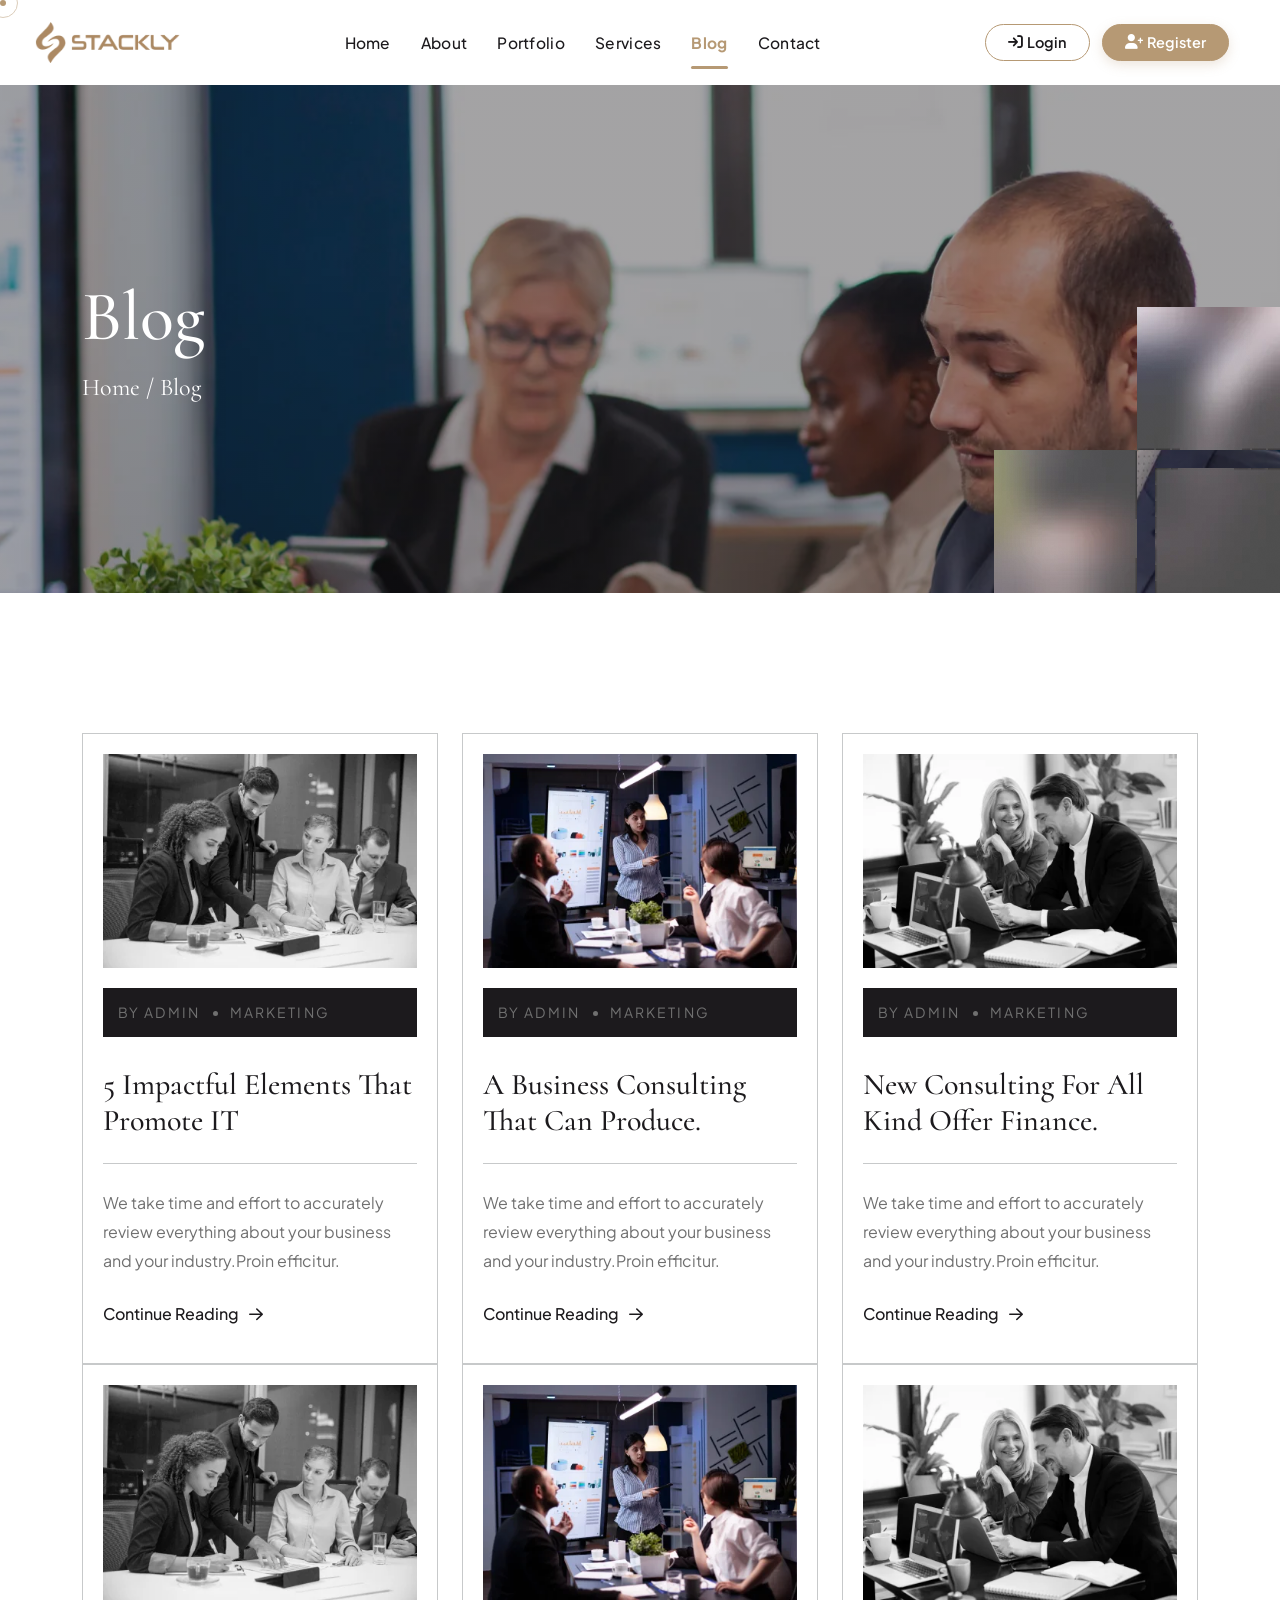
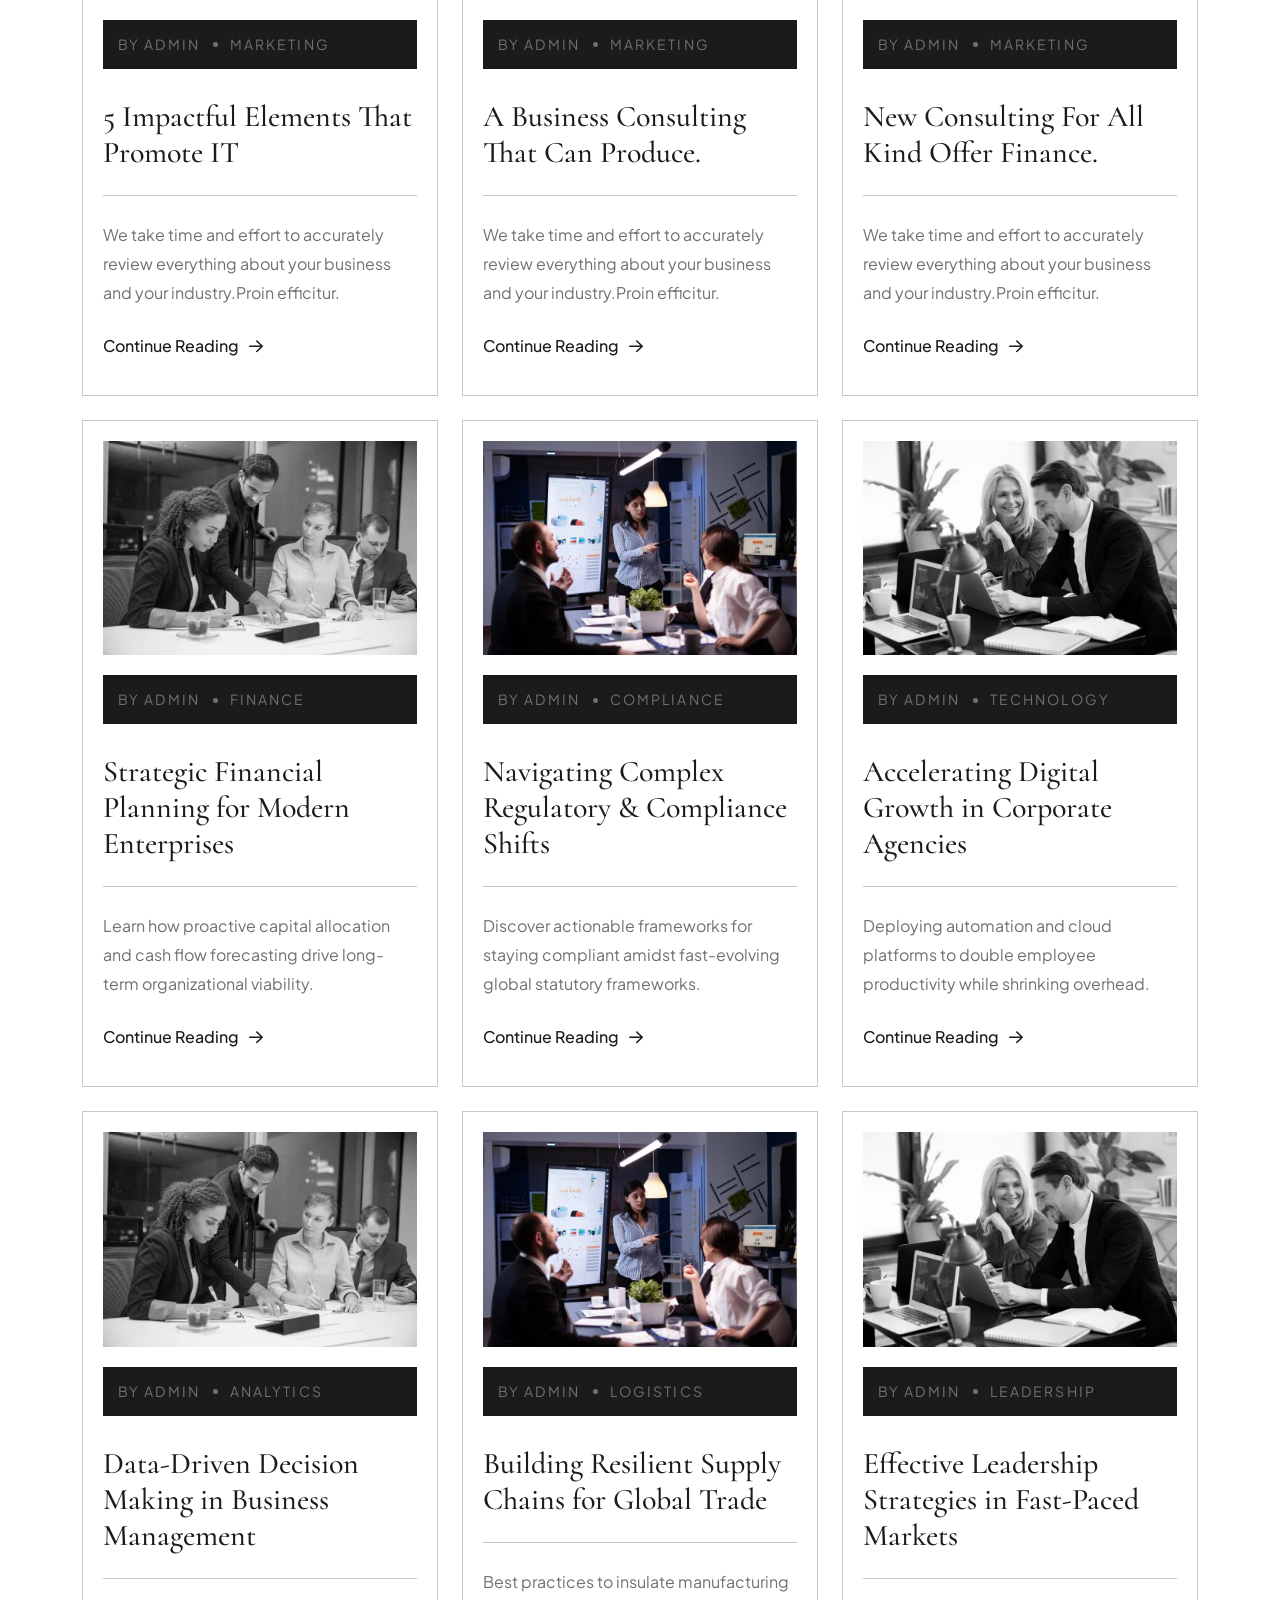
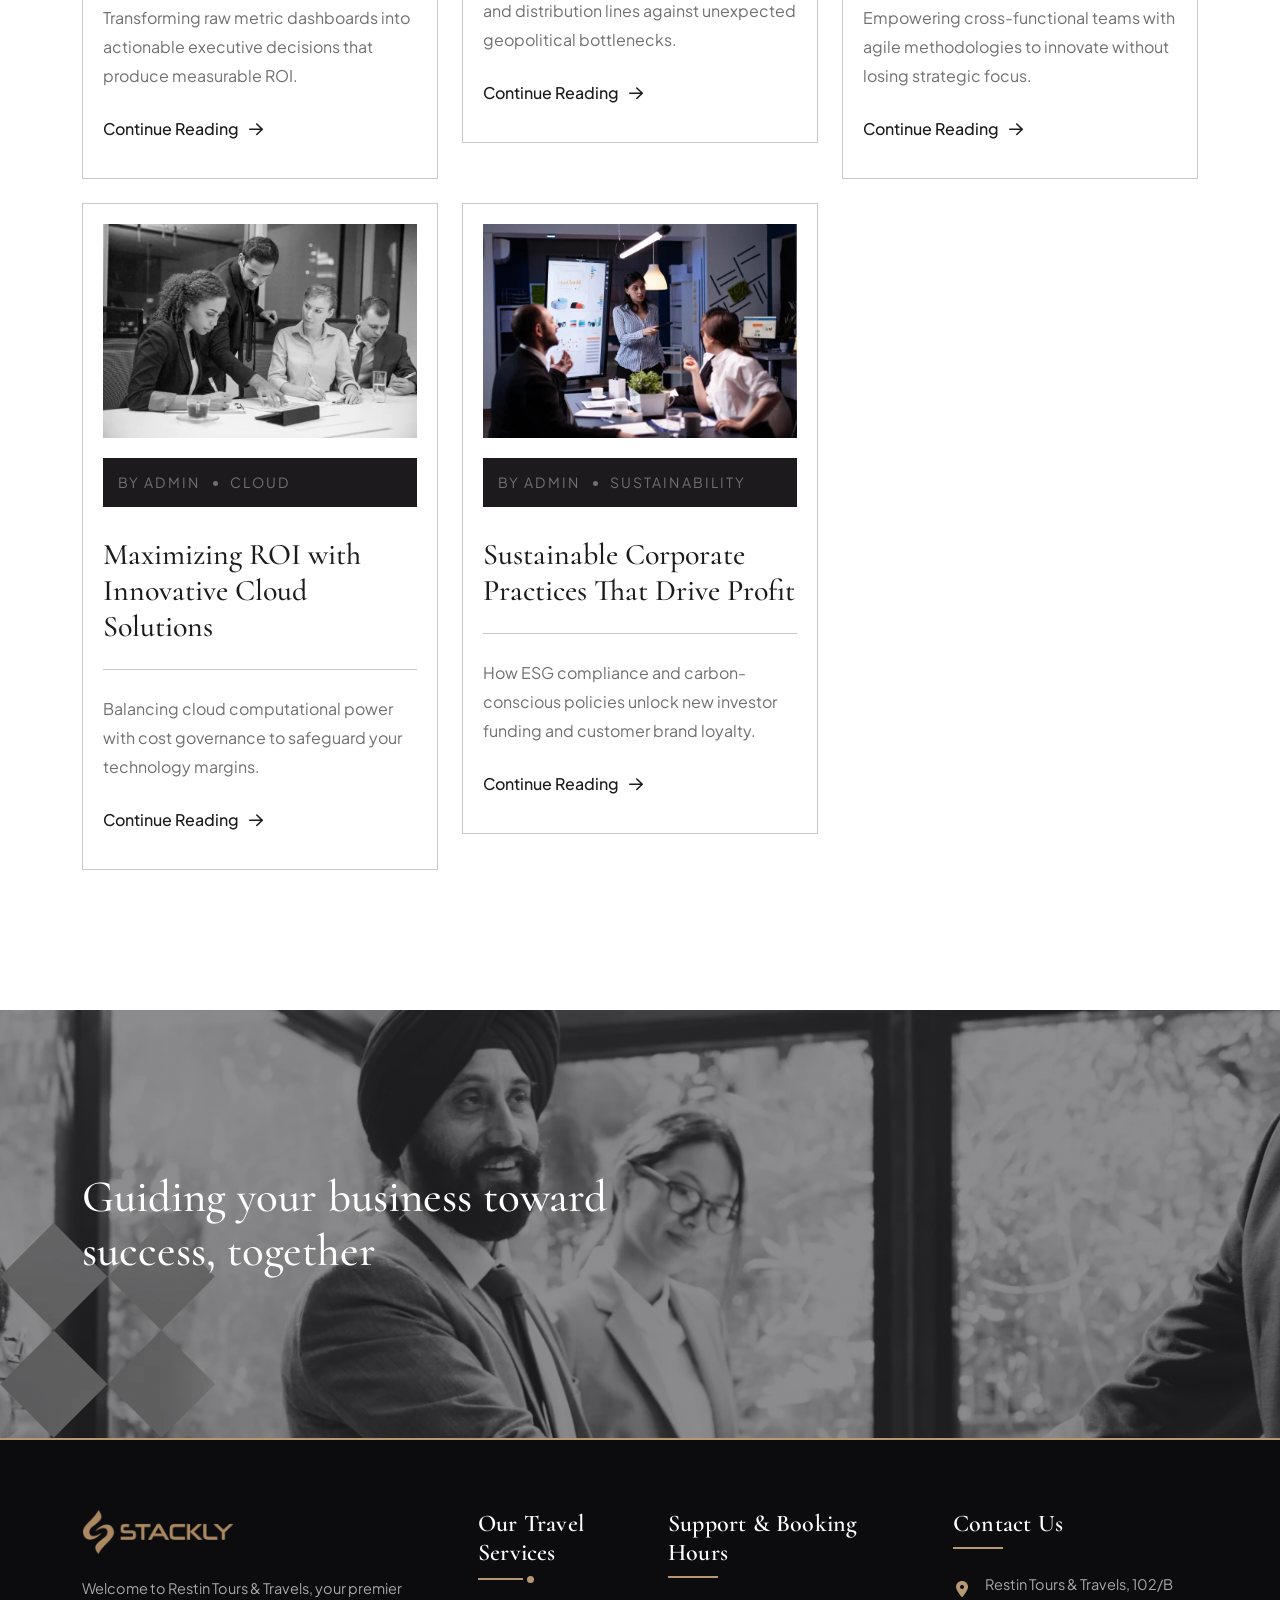
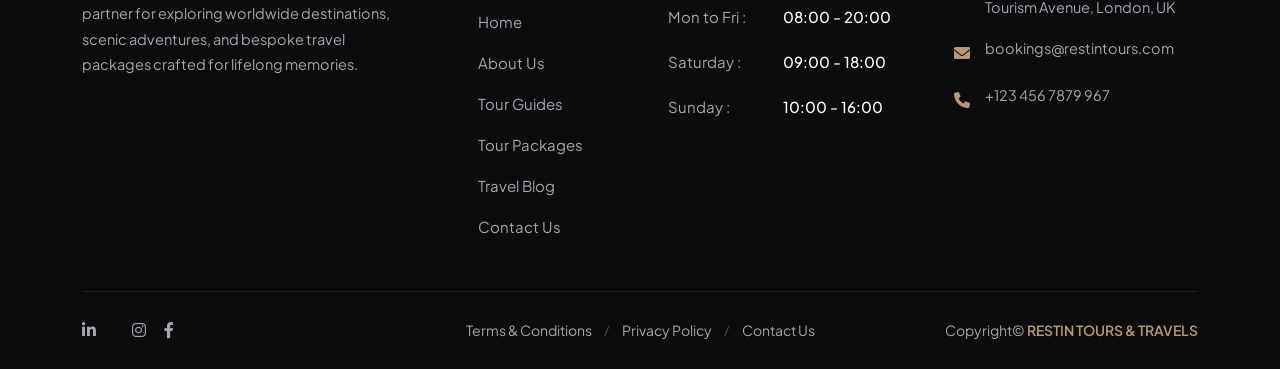
<file: blog.html>
<!DOCTYPE html>
<html lang="en">
    <!--<< Header Area >>-->
    <head>
        <!-- ========== Meta Tags ========== -->
        <meta charset="UTF-8">
        <meta http-equiv="X-UA-Compatible" content="IE=edge">
        <meta name="viewport" content="width=device-width, initial-scale=1">
        <meta name="author" content="Valorwide">
        <meta name="description" content="Axispro Business & corporate agency HTML template">
        <!-- ======== Page title ============ -->
        <title>Blog - Stackly Business & corporate agency HTML template</title>
        <!--<< Favcion >>-->
        <link rel="shortcut icon" href="images/favicon.svg">
        <!--<< Bootstrap min.css >>-->
        <link rel="stylesheet" href="css/bootstrap.min.css">
        <!--<< All Min Css >>-->
        <link rel="stylesheet" href="css/all.min.css">
        <!--<< Animate.css >>-->
        <link rel="stylesheet" href="css/animate.css">
        <!--<< Magnific Popup.css >>-->
        <link rel="stylesheet" href="css/magnific-popup.css">
        <!--<< MeanMenu.css >>-->
        <link rel="stylesheet" href="css/meanmenu.css">
        <!--<< Swiper Bundle.css >>-->
        <link rel="stylesheet" href="css/swiper-bundle.min.css">
        <!--<< Nice Select.css >>-->
        <link rel="stylesheet" href="css/nice-select.css">
        <!--<< Main.css >>-->
        <link rel="stylesheet" href="css/main.css">
    </head>
    <body class="body-bg">

        <!-- Preloader Start -->
       <div id="preloader" class="preloader">
        <div class="animation-preloader">
            <div class="spinner">                
            </div>
            <div class="txt-loading">
                <span data-text-preloader="S" class="letters-loading">
                    S
                </span>
                <span data-text-preloader="T" class="letters-loading">
                    T
                </span>
                <span data-text-preloader="A" class="letters-loading">
                    A
                </span>
                <span data-text-preloader="C" class="letters-loading">
                    C
                </span>
                <span data-text-preloader="K" class="letters-loading">
                    K
                </span>
                <span data-text-preloader="L" class="letters-loading">
                    L
                </span>
                <span data-text-preloader="Y" class="letters-loading">
                    Y
                </span>
            </div>
            <p class="text-center">Loading</p>
        </div>
        <div class="loader">
            <div class="row">
                <div class="col-3 loader-section section-left">
                    <div class="bg"></div>
                </div>
                <div class="col-3 loader-section section-left">
                    <div class="bg"></div>
                </div>
                <div class="col-3 loader-section section-right">
                    <div class="bg"></div>
                </div>
                <div class="col-3 loader-section section-right">
                    <div class="bg"></div>
                </div>
            </div>
        </div>
       </div>

        <!--<< Mouse Cursor Start >>-->  
        <div class="mouse-cursor cursor-outer"></div>
        <div class="mouse-cursor cursor-inner"></div>

        <!-- Back To Top start -->
        <button id="back-top" class="back-to-top">
            <i class="fa-regular fa-arrow-up"></i>
        </button>

        <!-- Offcanvas Area Start -->
        <div class="fix-area">
            <div class="offcanvas__info">
                <div class="offcanvas__wrapper">
                    <div class="offcanvas__content">
                        <div class="offcanvas__top mb-5 d-flex justify-content-between align-items-center">
                            <div class="offcanvas__logo">
                                <a href="index.html">
                                    <img src="images/stackly-logo.webp" alt="Stackly Logo">
                                </a>
                            </div>
                            <div class="offcanvas__close">
                                <button>
                                <i class="fas fa-times"></i>
                                </button>
                            </div>
                        </div>
                        <p class="text d-none d-xl-block">
                            Nullam dignissim, ante scelerisque the  is euismod fermentum odio sem semper the is erat, a feugiat leo urna eget eros. Duis Aenean a imperdiet risus.
                        </p>
                        <div class="mobile-menu fix mb-3"></div>
                        <div class="offcanvas__contact">
                            <h4>Contact Info</h4>
                            <ul>
                                <li class="d-flex align-items-center">
                                    <div class="offcanvas__contact-icon">
                                        <i class="fal fa-map-marker-alt"></i>
                                    </div>
                                    <div class="offcanvas__contact-text">
                                        <a target="_blank" href="#">Main Street, Melbourne, Australia</a>
                                    </div>
                                </li>
                                <li class="d-flex align-items-center">
                                    <div class="offcanvas__contact-icon mr-15">
                                        <i class="fal fa-envelope"></i>
                                    </div>
                                    <div class="offcanvas__contact-text">
                                        <a href="mailto:info@example.com"><span class="mailto:info@example.com">info@example.com</span></a>
                                    </div>
                                </li>
                                <li class="d-flex align-items-center">
                                    <div class="offcanvas__contact-icon mr-15">
                                        <i class="fal fa-clock"></i>
                                    </div>
                                    <div class="offcanvas__contact-text">
                                        <a target="_blank" href="#">Mod-friday, 09am -05pm</a>
                                    </div>
                                </li>
                                <li class="d-flex align-items-center">
                                    <div class="offcanvas__contact-icon mr-15">
                                        <i class="far fa-phone"></i>
                                    </div>
                                    <div class="offcanvas__contact-text">
                                        <a href="tel:+11002345909">+11002345909</a>
                                    </div>
                                </li>
                            </ul>
                            <div class="header-button mt-4">
                                <a class="theme-btn" href="contact.html">Get Started</a>
                            </div>
                            <div class="offcanvas-auth mt-4 pt-3 border-top">
                                <div class="auth-guest">
                                    <a href="login.html" class="theme-btn w-100 mb-2 text-center" style="padding: 10px 20px;"><i class="fa-solid fa-arrow-right-to-bracket me-1"></i> Login</a>
                                    <a href="register.html" class="theme-btn w-100 text-center" style="padding: 10px 20px; background: transparent; border: 1px solid var(--theme);"><i class="fa-solid fa-user-plus me-1"></i> Register</a>
                                </div>
                                <div class="auth-user d-none">
                                    <div class="d-flex align-items-center justify-content-between mb-3 p-2 rounded" style="background: rgba(255,255,255,0.05);">
                                        <div>
                                            <small class="text-muted d-block">Signed in as</small>
                                            <strong class="auth-user-role badge bg-warning text-dark">Role</strong>
                                        </div>
                                        <a href="#" class="btn-logout text-danger" style="font-size: 13px;"><i class="fa-solid fa-right-from-bracket"></i> Logout</a>
                                    </div>
                                    <a href="#" class="theme-btn btn-goto-dashboard w-100 text-center" style="padding: 12px 20px;"><i class="fa-solid fa-gauge me-1"></i> Go to Dashboard</a>
                                </div>
                            </div>
                            <div class="social-icon d-flex align-items-center">
                                <a href="#"><i class="fab fa-facebook-f"></i></a>
                                <a href="#"><i class="fab fa-twitter"></i></a>
                                <a href="#"><i class="fab fa-youtube"></i></a>
                                <a href="#"><i class="fab fa-linkedin-in"></i></a>
                            </div>
                        </div>
                    </div>
                </div>
            </div>
        </div>
        <div class="offcanvas__overlay"></div>

        <!-- Header Section Start -->
        <header class="header-section-2">
            <div class="header-top-section">
                <div class="container-fluid">
                    <div class="header-top-wrapper">
                        <div class="top-left">
                            <div class="top-logo">
                                <a href="index.html">
                                    <img src="images/stackly-logo.webp" alt="Stackly Logo">
                                </a>
                            </div>
                            <ul>
                                <li>
                                    <div class="icon">
                                        <i class="fa-solid fa-location-dot"></i>
                                    </div>
                                    <div class="content">
                                        <p>
                                            2972 Westheimer Rd. Santa Ana, <br> Illinois 85486 
                                        </p>
                                    </div>
                                </li>
                                <li>
                                    <div class="icon">
                                        <i class="fa-solid fa-paper-plane"></i>
                                    </div>
                                    <div class="content">
                                        <p>
                                            Email our Experts:
                                        </p>
                                        <p><a href="404.html">info@example.com</a></p>
                                    </div>
                                </li>
                            </ul>
                        </div>
                        <div class="top-right">
                            <ul>
                                <li>
                                    <a href="404.html">Fb.</a>
                                    <a href="404.html">X.</a>
                                    <a href="404.html">Ins.</a>
                                    <a href="404.html">Lin.</a>
                                </li>
                            </ul>
                            <a class="theme-btn" href="404.html">Plan With Us</a>
                        </div>
                    </div>
                </div>
            </div>
            <div id="header-sticky" class="header-2">
                <div class="container-fluid">
                    <div class="mega-menu-wrapper">
                        <div class="header-main">
                            <div class="logo">
                                <a class='header-logo' href="index.html">
                                    <img src="images/stackly-logo.webp" alt="Stackly Logo">
                                </a>
                            </div>
                            <div class="mean__menu-wrapper">
                                <div class="main-menu">
                                    <nav id="mobile-menu">
                                        <ul>
                                            <li class="">
                                                <a href="index.html">Home</a>
                                            </li>
                                            <li class="">
                                                <a href="about.html">About</a>
                                            </li>
                                            <li class="">
                                                <a href="portfolio.html">Portfolio</a>
                                            </li>
                                            <li class="">
                                                <a href="service.html">Services</a>
                                            </li>
                                            <li class="active">
                                                <a href="blog.html">Blog</a>
                                            </li>
                                            <li class="">
                                                <a href="contact.html">Contact</a>
                                            </li>
                                        </ul>
                                    </nav>
                                </div>
                            </div>
                            <div class="header-right d-flex justify-content-end align-items-center">
                                <div class="header-auth-buttons d-flex align-items-center">
                                    <div class="auth-guest d-flex align-items-center">
                                        <a href="login.html" class="nav-btn-login"><i class="fa-solid fa-arrow-right-to-bracket me-1"></i> Login</a>
                                        <a href="register.html" class="nav-btn-register"><i class="fa-solid fa-user-plus me-1"></i> Register</a>
                                    </div>
                                    <div class="auth-user d-none align-items-center">
                                        <a href="#" class="nav-btn-dashboard btn-goto-dashboard"><i class="fa-solid fa-gauge me-1"></i> Dashboard</a>
                                        <a href="#" class="nav-btn-logout btn-logout" title="Logout"><i class="fa-solid fa-right-from-bracket me-1"></i> Logout</a>
                                    </div>
                                </div>
                                <div class="header-right-bar">
                                    <div class="header__hamburger d-xl-none my-auto">
                                        <div class="sidebar__toggle">
                                            <i class="fa-regular fa-bars-staggered"></i>
                                        </div>
                                    </div>
                                </div>
                            </div>
                        </div>
                    </div>
                </div>
            </div>
        </header>
        
        
        </div>

        <!-- Breadcrumb section start -->
        <section class="Breadcrumb-wrapper bg-cover" style="background-image:url(images/news-breadcrumb.webp);">
            <div class="box-shape">
                <img src="images/box-shape.webp" alt="img">
            </div>
            <div class="container">
                <div class="page-heading">
                    <h2>Blog</h2>
                    <h4>
                        <a href="index.html">Home</a> / Blog
                    </h4>
                </div>
            </div>
        </section>

       
        <!-- News Section Start -->
        <section class="news-section section-padding fix">
            <div class="container">
                <div class="row">
                    <div class="col-xl-4 col-lg-6 col-md-6">
                        <div class="news-box-items mt-0">
                            <div class="news-image">
                                <img src="images/news/01.webp" alt="img">
                            </div>
                            <div class="news-content">
                                <ul class="post-list">
                                    <li>By Admin</li>
                                    <li>Marketing</li>
                                </ul>
                                <h4>
                                    <a href="404.html">5 Impactful Elements That Promote IT</a>
                                </h4>
                                <p>
                                    We take time and effort to accurately review everything about your business and your industry.Proin efficitur.
                                </p>
                                <a class='link-btn' href="404.html">Continue Reading<i class="fa-sharp fa-regular fa-arrow-right"></i></a>
                            </div>
                        </div>
                    </div>
                    <div class="col-xl-4 col-lg-6 col-md-6">
                        <div class="news-box-items mt-0">
                            <div class="news-image">
                                <img src="images/news/02.webp" alt="img">
                            </div>
                            <div class="news-content">
                                <ul class="post-list">
                                    <li>By Admin</li>
                                    <li>Marketing</li>
                                </ul>
                                <h4>
                                    <a href="404.html">
                                        A Business Consulting That Can Produce.
                                    </a>
                                </h4>
                                <p>
                                    We take time and effort to accurately review everything about your business and your industry.Proin efficitur.
                                </p>
                                <a class='link-btn' href="404.html">Continue Reading<i class="fa-sharp fa-regular fa-arrow-right"></i></a>
                            </div>
                        </div>
                    </div>
                    <div class="col-xl-4 col-lg-6 col-md-6">
                        <div class="news-box-items mt-0">
                            <div class="news-image">
                                <img src="images/news/03.webp" alt="img">
                            </div>
                            <div class="news-content">
                                <ul class="post-list">
                                    <li>By Admin</li>
                                    <li>Marketing</li>
                                </ul>
                                <h4>
                                    <a href="404.html">
                                        New Consulting For All Kind Offer  Finance.
                                    </a>
                                </h4>
                                <p>
                                    We take time and effort to accurately review everything about your business and your industry.Proin efficitur.
                                </p>
                                <a class='link-btn' href="404.html">Continue Reading<i class="fa-sharp fa-regular fa-arrow-right"></i></a>
                            </div>
                        </div>
                    </div>
                    <div class="col-xl-4 col-lg-6 col-md-6">
                        <div class="news-box-items mt-0">
                            <div class="news-image">
                                <img src="images/news/01.webp" alt="img">
                            </div>
                            <div class="news-content">
                                <ul class="post-list">
                                    <li>By Admin</li>
                                    <li>Marketing</li>
                                </ul>
                                <h4>
                                    <a href="404.html">5 Impactful Elements That Promote IT</a>
                                </h4>
                                <p>
                                    We take time and effort to accurately review everything about your business and your industry.Proin efficitur.
                                </p>
                                <a class='link-btn' href="404.html">Continue Reading<i class="fa-sharp fa-regular fa-arrow-right"></i></a>
                            </div>
                        </div>
                    </div>
                    <div class="col-xl-4 col-lg-6 col-md-6">
                        <div class="news-box-items mt-0">
                            <div class="news-image">
                                <img src="images/news/02.webp" alt="img">
                            </div>
                            <div class="news-content">
                                <ul class="post-list">
                                    <li>By Admin</li>
                                    <li>Marketing</li>
                                </ul>
                                <h4>
                                    <a href="404.html">
                                        A Business Consulting That Can Produce.
                                    </a>
                                </h4>
                                <p>
                                    We take time and effort to accurately review everything about your business and your industry.Proin efficitur.
                                </p>
                                <a class='link-btn' href="404.html">Continue Reading<i class="fa-sharp fa-regular fa-arrow-right"></i></a>
                            </div>
                        </div>
                    </div>
                    <div class="col-xl-4 col-lg-6 col-md-6">
                        <div class="news-box-items mt-0">
                            <div class="news-image">
                                <img src="images/news/03.webp" alt="img">
                            </div>
                            <div class="news-content">
                                <ul class="post-list">
                                    <li>By Admin</li>
                                    <li>Marketing</li>
                                </ul>
                                <h4>
                                    <a href="404.html">
                                        New Consulting For All Kind Offer  Finance.
                                    </a>
                                </h4>
                                <p>
                                    We take time and effort to accurately review everything about your business and your industry.Proin efficitur.
                                </p>
                                <a class='link-btn' href="404.html">Continue Reading<i class="fa-sharp fa-regular fa-arrow-right"></i></a>
                            </div>
                        </div>
                    </div>
                

                    <div class="col-xl-4 col-lg-6 col-md-6 mt-4">
                        <div class="news-box-items mt-0">
                            <div class="news-image">
                                <img src="images/news/01.webp" alt="img">
                            </div>
                            <div class="news-content">
                                <ul class="post-list">
                                    <li>By Admin</li>
                                    <li>Finance</li>
                                </ul>
                                <h4>
                                    <a href="404.html">Strategic Financial Planning for Modern Enterprises</a>
                                </h4>
                                <p>
                                    Learn how proactive capital allocation and cash flow forecasting drive long-term organizational viability.
                                </p>
                                <a class="link-btn" href="404.html">Continue Reading<i class="fa-sharp fa-regular fa-arrow-right"></i></a>
                            </div>
                        </div>
                    </div>
                    <div class="col-xl-4 col-lg-6 col-md-6 mt-4">
                        <div class="news-box-items mt-0">
                            <div class="news-image">
                                <img src="images/news/02.webp" alt="img">
                            </div>
                            <div class="news-content">
                                <ul class="post-list">
                                    <li>By Admin</li>
                                    <li>Compliance</li>
                                </ul>
                                <h4>
                                    <a href="404.html">Navigating Complex Regulatory & Compliance Shifts</a>
                                </h4>
                                <p>
                                    Discover actionable frameworks for staying compliant amidst fast-evolving global statutory frameworks.
                                </p>
                                <a class="link-btn" href="404.html">Continue Reading<i class="fa-sharp fa-regular fa-arrow-right"></i></a>
                            </div>
                        </div>
                    </div>
                    <div class="col-xl-4 col-lg-6 col-md-6 mt-4">
                        <div class="news-box-items mt-0">
                            <div class="news-image">
                                <img src="images/news/03.webp" alt="img">
                            </div>
                            <div class="news-content">
                                <ul class="post-list">
                                    <li>By Admin</li>
                                    <li>Technology</li>
                                </ul>
                                <h4>
                                    <a href="404.html">Accelerating Digital Growth in Corporate Agencies</a>
                                </h4>
                                <p>
                                    Deploying automation and cloud platforms to double employee productivity while shrinking overhead.
                                </p>
                                <a class="link-btn" href="404.html">Continue Reading<i class="fa-sharp fa-regular fa-arrow-right"></i></a>
                            </div>
                        </div>
                    </div>
                    <div class="col-xl-4 col-lg-6 col-md-6 mt-4">
                        <div class="news-box-items mt-0">
                            <div class="news-image">
                                <img src="images/news/01.webp" alt="img">
                            </div>
                            <div class="news-content">
                                <ul class="post-list">
                                    <li>By Admin</li>
                                    <li>Analytics</li>
                                </ul>
                                <h4>
                                    <a href="404.html">Data-Driven Decision Making in Business Management</a>
                                </h4>
                                <p>
                                    Transforming raw metric dashboards into actionable executive decisions that produce measurable ROI.
                                </p>
                                <a class="link-btn" href="404.html">Continue Reading<i class="fa-sharp fa-regular fa-arrow-right"></i></a>
                            </div>
                        </div>
                    </div>
                    <div class="col-xl-4 col-lg-6 col-md-6 mt-4">
                        <div class="news-box-items mt-0">
                            <div class="news-image">
                                <img src="images/news/02.webp" alt="img">
                            </div>
                            <div class="news-content">
                                <ul class="post-list">
                                    <li>By Admin</li>
                                    <li>Logistics</li>
                                </ul>
                                <h4>
                                    <a href="404.html">Building Resilient Supply Chains for Global Trade</a>
                                </h4>
                                <p>
                                    Best practices to insulate manufacturing and distribution lines against unexpected geopolitical bottlenecks.
                                </p>
                                <a class="link-btn" href="404.html">Continue Reading<i class="fa-sharp fa-regular fa-arrow-right"></i></a>
                            </div>
                        </div>
                    </div>
                    <div class="col-xl-4 col-lg-6 col-md-6 mt-4">
                        <div class="news-box-items mt-0">
                            <div class="news-image">
                                <img src="images/news/03.webp" alt="img">
                            </div>
                            <div class="news-content">
                                <ul class="post-list">
                                    <li>By Admin</li>
                                    <li>Leadership</li>
                                </ul>
                                <h4>
                                    <a href="404.html">Effective Leadership Strategies in Fast-Paced Markets</a>
                                </h4>
                                <p>
                                    Empowering cross-functional teams with agile methodologies to innovate without losing strategic focus.
                                </p>
                                <a class="link-btn" href="404.html">Continue Reading<i class="fa-sharp fa-regular fa-arrow-right"></i></a>
                            </div>
                        </div>
                    </div>
                    <div class="col-xl-4 col-lg-6 col-md-6 mt-4">
                        <div class="news-box-items mt-0">
                            <div class="news-image">
                                <img src="images/news/01.webp" alt="img">
                            </div>
                            <div class="news-content">
                                <ul class="post-list">
                                    <li>By Admin</li>
                                    <li>Cloud</li>
                                </ul>
                                <h4>
                                    <a href="404.html">Maximizing ROI with Innovative Cloud Solutions</a>
                                </h4>
                                <p>
                                    Balancing cloud computational power with cost governance to safeguard your technology margins.
                                </p>
                                <a class="link-btn" href="404.html">Continue Reading<i class="fa-sharp fa-regular fa-arrow-right"></i></a>
                            </div>
                        </div>
                    </div>
                    <div class="col-xl-4 col-lg-6 col-md-6 mt-4">
                        <div class="news-box-items mt-0">
                            <div class="news-image">
                                <img src="images/news/02.webp" alt="img">
                            </div>
                            <div class="news-content">
                                <ul class="post-list">
                                    <li>By Admin</li>
                                    <li>Sustainability</li>
                                </ul>
                                <h4>
                                    <a href="404.html">Sustainable Corporate Practices That Drive Profit</a>
                                </h4>
                                <p>
                                    How ESG compliance and carbon-conscious policies unlock new investor funding and customer brand loyalty.
                                </p>
                                <a class="link-btn" href="404.html">Continue Reading<i class="fa-sharp fa-regular fa-arrow-right"></i></a>
                            </div>
                        </div>
                    </div>

</div>
            </div>
         </section>

        
         <!-- Cta Section Start -->
         <div class="cta-section bg-cover" style="background-image: url('images/cta-bg.webp');">
            <div class="cta-shape">
                <img src="images/cta-shape.webp" alt="img">
            </div>
            <div class="container">
                <div class="cta-wrapper">
                    <div class="row">
                        <div class="col-lg-6">
                            <div class="cta-content">
                                <h2 class="wow fadeInUp" data-wow-delay=".3s">
                                    Guiding your business toward success, together
                                </h2>
                            </div>
                        </div>
                    </div>
                </div>
            </div>
        </div>

        <!-- Footer Section Start -->
        <footer class="footer-section footer-model-custom">
            <div class="container">
                <div class="footer-widget-wrapper">
                    <div class="row g-4">
                        <!-- Col 1: Brand Info -->
                        <div class="col-xl-4 col-lg-4 col-md-6 wow fadeInUp" data-wow-delay=".2s">
                            <div class="footer-brand-box">
                                <a href="index.html" class="footer-logo">
                                    <img src="images/stackly-logo.webp" alt="Stackly Logo">
                                </a>
                                <p class="footer-desc">
                                    Welcome to Restin Tours & Travels, your premier partner for exploring worldwide destinations, scenic adventures, and bespoke travel packages crafted for lifelong memories.
                                </p>
                            </div>
                        </div>

                        <!-- Col 2: Services / Links -->
                        <div class="col-xl-2 col-lg-2 col-md-6 col-sm-6 wow fadeInUp" data-wow-delay=".4s">
                            <div class="footer-widget-box ps-xl-3">
                                <h4 class="footer-widget-title">Our Travel Services</h4>
                                <div class="footer-title-divider">
                                    <span class="line"></span>
                                    <span class="dot"></span>
                                </div>
                                <ul class="footer-nav-list">
                                    <li><a href="index.html">Home</a></li>
                                    <li><a href="about.html">About Us</a></li>
                                    <li><a href="service.html">Tour Guides</a></li>
                                    <li><a href="portfolio.html">Tour Packages</a></li>
                                    <li><a href="blog.html">Travel Blog</a></li>
                                    <li><a href="contact.html">Contact Us</a></li>
                                </ul>
                            </div>
                        </div>

                        <!-- Col 3: Support & Booking Hours -->
                        <div class="col-xl-3 col-lg-3 col-md-6 col-sm-6 wow fadeInUp" data-wow-delay=".6s">
                            <div class="footer-widget-box ps-xl-3">
                                <h4 class="footer-widget-title">Support & Booking Hours</h4>
                                <div class="footer-title-divider line-only">
                                    <span class="line"></span>
                                </div>
                                <ul class="footer-hours-list">
                                    <li>
                                        <span class="day">Mon to Fri :</span>
                                        <span class="time">08:00 - 20:00</span>
                                    </li>
                                    <li>
                                        <span class="day">Saturday :</span>
                                        <span class="time">09:00 - 18:00</span>
                                    </li>
                                    <li>
                                        <span class="day">Sunday :</span>
                                        <span class="time">10:00 - 16:00</span>
                                    </li>
                                </ul>
                            </div>
                        </div>

                        <!-- Col 4: Contact Us -->
                        <div class="col-xl-3 col-lg-3 col-md-6 wow fadeInUp" data-wow-delay=".8s">
                            <div class="footer-widget-box ps-xl-3">
                                <h4 class="footer-widget-title">Contact Us</h4>
                                <div class="footer-title-divider line-only">
                                    <span class="line"></span>
                                </div>
                                <ul class="footer-contact-list">
                                    <li>
                                        <div class="icon"><a href="404.html" title="Location"><i class="fa-solid fa-location-dot"></i></a></div>
                                        <div class="text"><a href="404.html">Restin Tours & Travels, 102/B Tourism Avenue, London, UK</a></div>
                                    </li>
                                    <li>
                                        <div class="icon"><a href="404.html" title="Email"><i class="fa-solid fa-envelope"></i></a></div>
                                        <div class="text"><a href="404.html">bookings@restintours.com</a></div>
                                    </li>
                                    <li>
                                        <div class="icon"><a href="404.html" title="Phone"><i class="fa-solid fa-phone"></i></a></div>
                                        <div class="text"><a href="404.html">+123 456 7879 967</a></div>
                                    </li>
                                </ul>
                            </div>
                        </div>
                    </div>
                </div>

                <!-- Footer Bottom -->
                <div class="footer-bottom-bar">
                    <div class="row align-items-center">
                        <div class="col-lg-3 col-md-12 text-center text-lg-start mb-3 mb-lg-0">
                            <div class="footer-social-icons">
                                <a href="404.html" aria-label="LinkedIn"><i class="fa-brands fa-linkedin-in"></i></a>
                                <a href="404.html" aria-label="X (Twitter)"><i class="fa-brands fa-x-twitter"></i></a>
                                <a href="404.html" aria-label="Instagram"><i class="fa-brands fa-instagram"></i></a>
                                <a href="404.html" aria-label="Facebook"><i class="fa-brands fa-facebook-f"></i></a>
                            </div>
                        </div>
                        <div class="col-lg-6 col-md-12 text-center mb-3 mb-lg-0">
                            <div class="footer-legal-links">
                                <a href="contact.html">Terms & Conditions</a>
                                <span class="sep">/</span>
                                <a href="contact.html">Privacy Policy</a>
                                <span class="sep">/</span>
                                <a href="contact.html">Contact Us</a>
                            </div>
                        </div>
                        <div class="col-lg-3 col-md-12 text-center text-lg-end">
                            <p class="footer-copyright-text">
                                Copyright© <span class="brand-name">RESTIN TOURS & TRAVELS</span>
                            </p>
                        </div>
                    </div>
                </div>
            </div>
        </footer>

        <!--<< All JS Plugins >>-->
        <script src="js/jquery-3.7.1.min.js"></script>
        <!--<< Viewport Js >>-->
        <script src="js/viewport.jquery.js"></script>
        <!--<< Bootstrap Js >>-->
        <script src="js/bootstrap.bundle.min.js"></script>
        <!--<< Nice Select Js >>-->
        <script src="js/jquery.nice-select.min.js"></script>
        <!--<< Waypoints Js >>-->
        <script src="js/jquery.waypoints.js"></script>
        <!--<< Counterup Js >>-->
        <script src="js/jquery.counterup.min.js"></script>
        <!--<< Swiper Slider Js >>-->
        <script src="js/swiper-bundle.min.js"></script>
        <!--<< MeanMenu Js >>-->
        <script src="js/jquery.meanmenu.min.js"></script>
        <!--<< Magnific Popup Js >>-->
        <script src="js/jquery.magnific-popup.min.js"></script>
        <!--<< Wow Animation Js >>-->
        <script src="js/wow.min.js"></script>
         <!--<< Circle Progress Js >>-->
         <script src="js/circle-progress.js"></script>
        <!--<< Auth.js >>-->
        <script src="js/auth.js"></script>
        <!--<< Main.js >>-->
        <script src="js/main.js"></script>
    
        <style>
            @media print {
                .wow {
                    visibility: visible !important;
                    opacity: 1 !important;
                    animation: none !important;
                }
            }
        </style>
        <script>
            // Safety fallback: Reveal wow animated elements if full-page screenshot or if WOW doesn't fire
            window.addEventListener('load', function() {
                setTimeout(function() {
                    document.querySelectorAll('.wow').forEach(function(el) {
                        if (getComputedStyle(el).visibility === 'hidden') {
                            el.style.visibility = 'visible';
                        }
                    });
                }, 1000);
            });
        </script>
    </body>
</html>
</file>
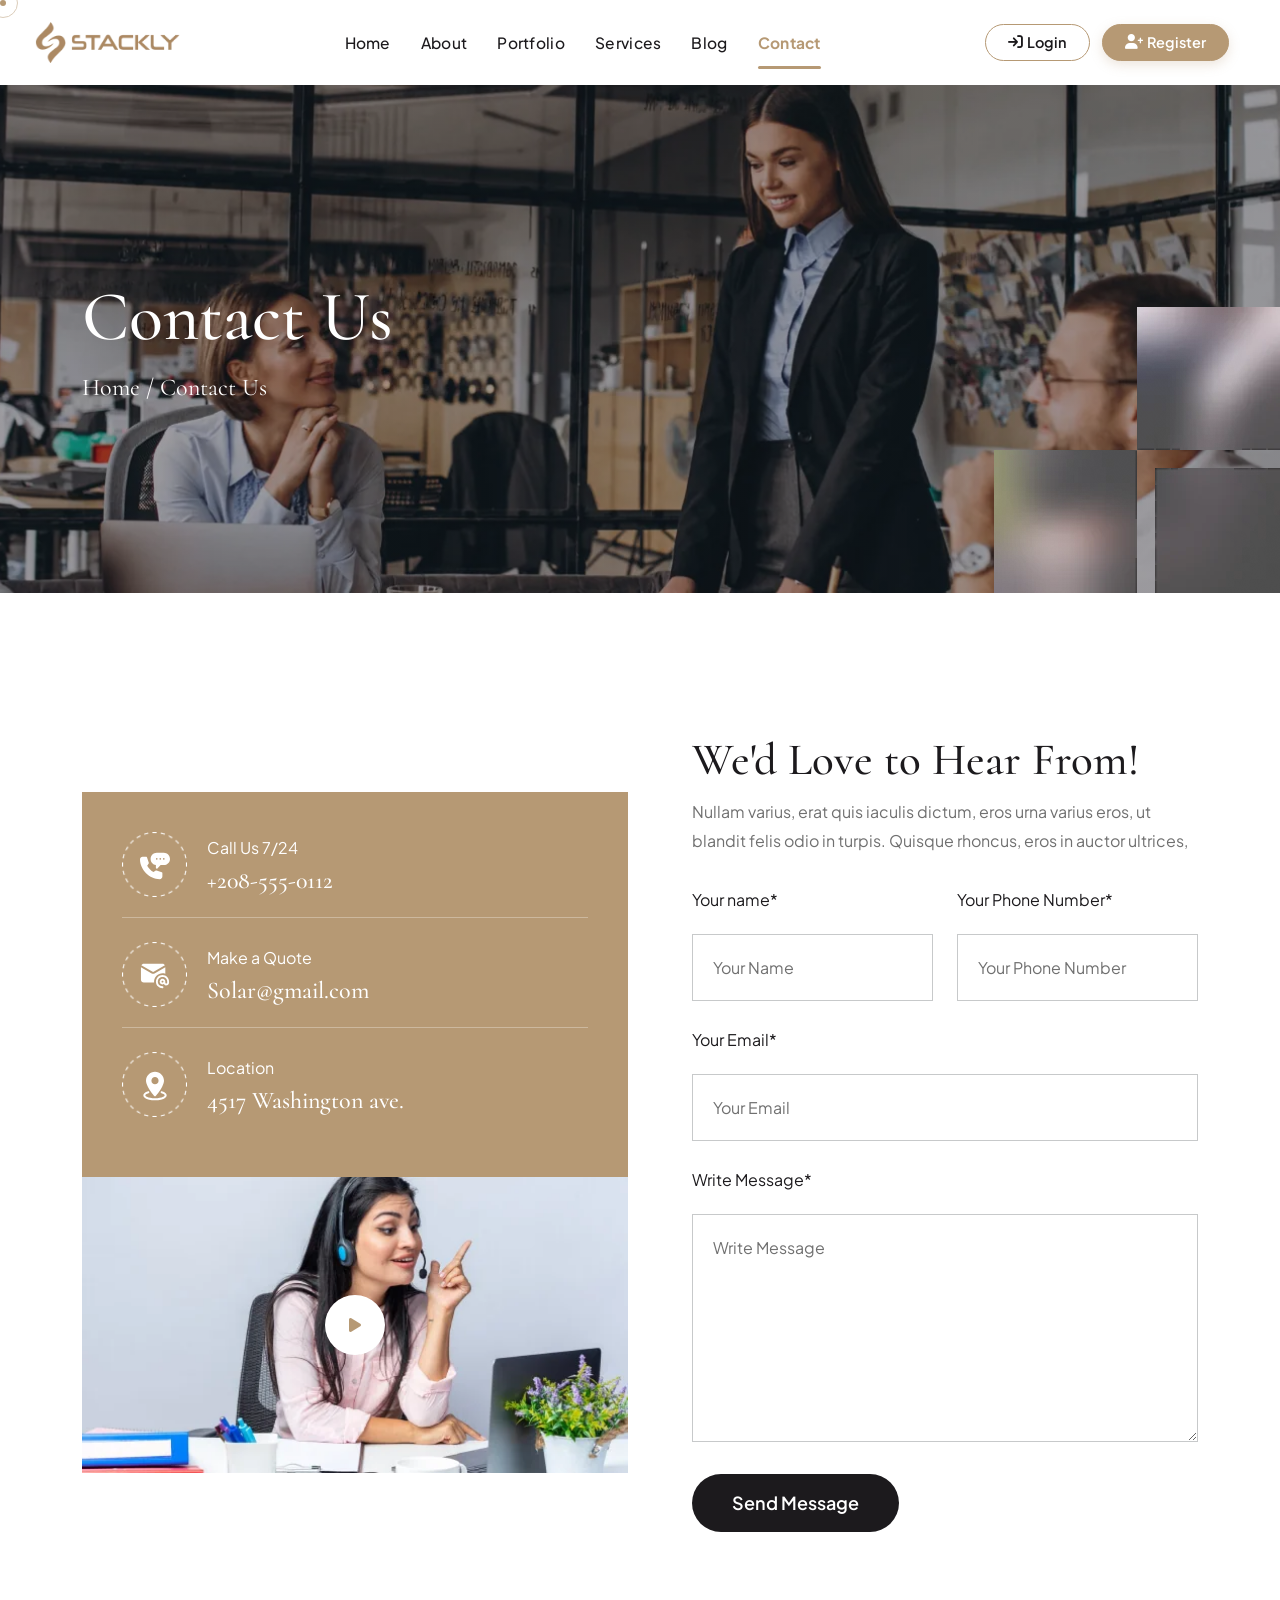
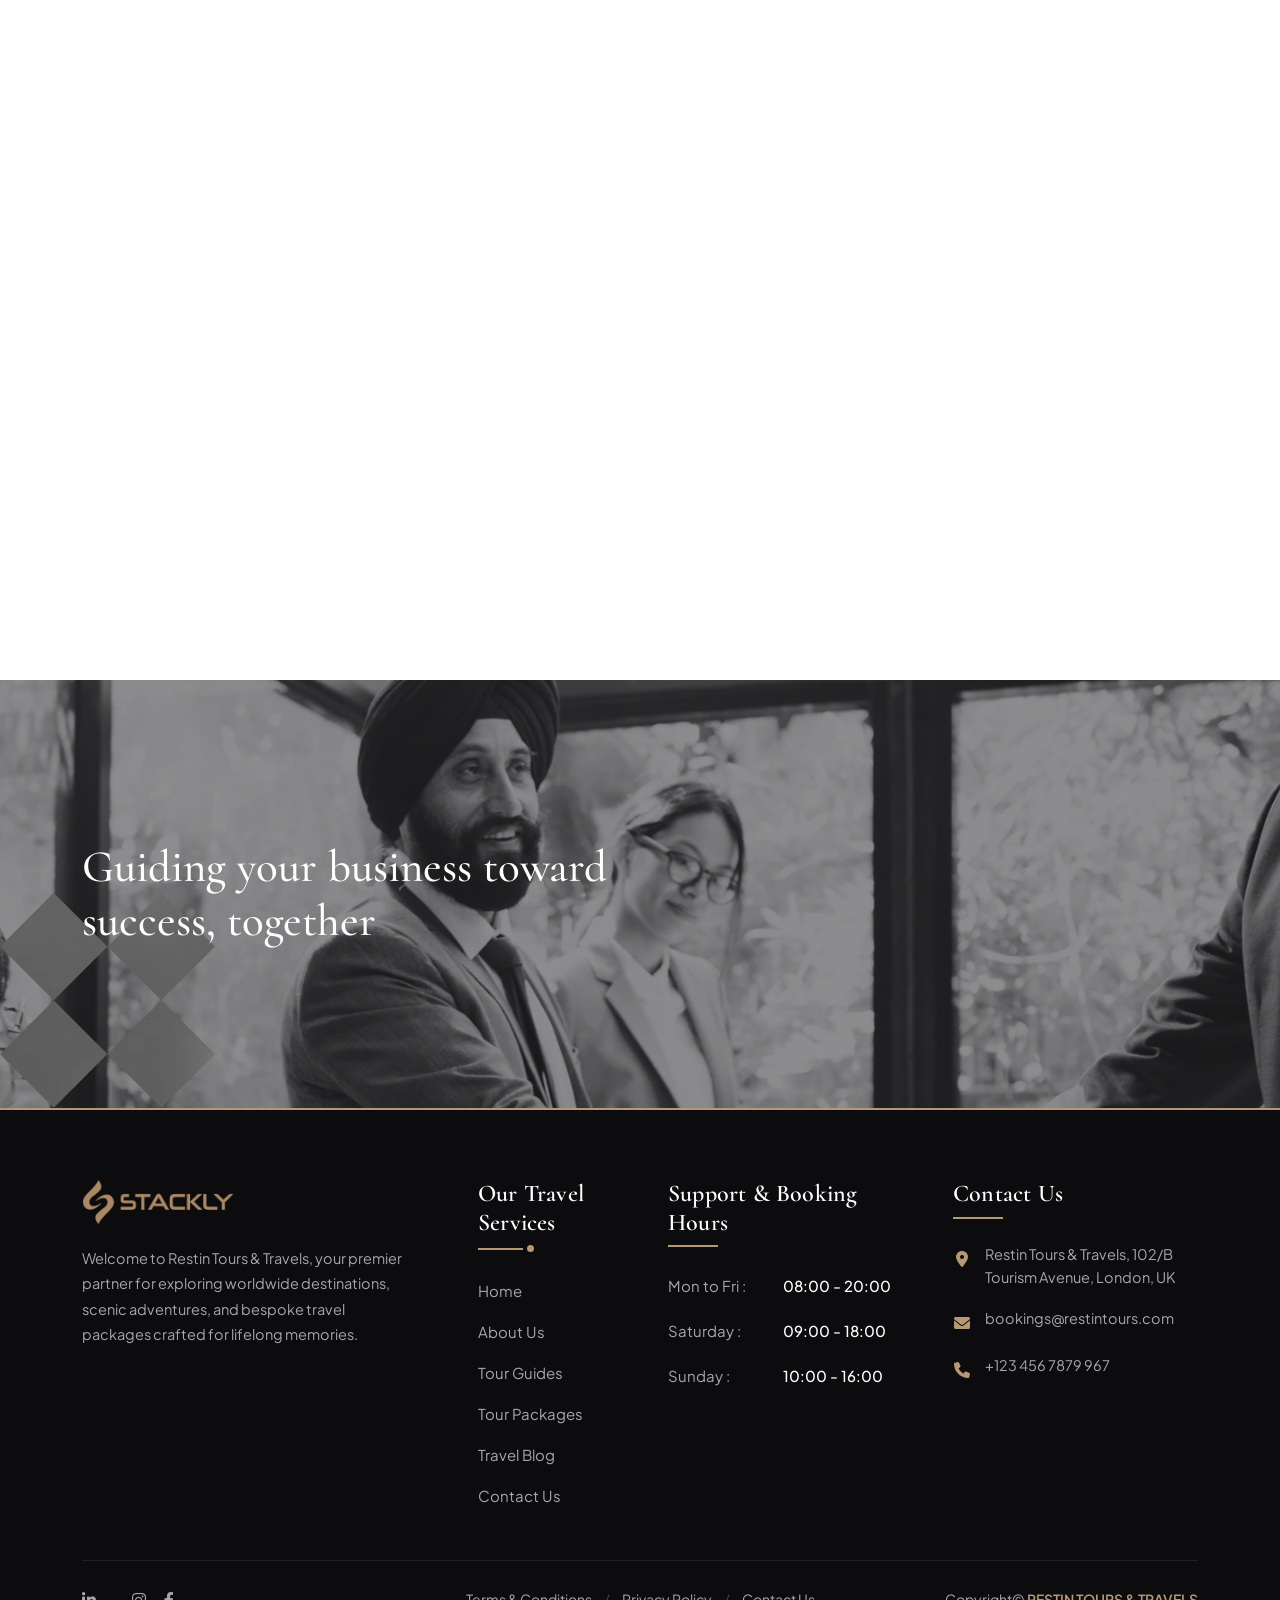
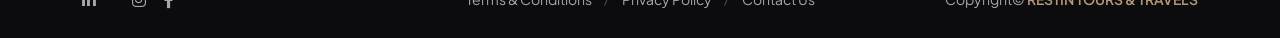
<file: contact.html>
<!DOCTYPE html>
<html lang="en">
    <!--<< Header Area >>-->
    <head>
        <!-- ========== Meta Tags ========== -->
        <meta charset="UTF-8">
        <meta http-equiv="X-UA-Compatible" content="IE=edge">
        <meta name="viewport" content="width=device-width, initial-scale=1">
        <meta name="author" content="Valorwide">
        <meta name="description" content="Axispro Business & corporate agency HTML template">
        <!-- ======== Page title ============ -->
        <title>Contact Us - Stackly Business & corporate agency HTML template</title>
        <!--<< Favcion >>-->
        <link rel="shortcut icon" href="images/favicon.svg">
        <!--<< Bootstrap min.css >>-->
        <link rel="stylesheet" href="css/bootstrap.min.css">
        <!--<< All Min Css >>-->
        <link rel="stylesheet" href="css/all.min.css">
        <!--<< Animate.css >>-->
        <link rel="stylesheet" href="css/animate.css">
        <!--<< Magnific Popup.css >>-->
        <link rel="stylesheet" href="css/magnific-popup.css">
        <!--<< MeanMenu.css >>-->
        <link rel="stylesheet" href="css/meanmenu.css">
        <!--<< Swiper Bundle.css >>-->
        <link rel="stylesheet" href="css/swiper-bundle.min.css">
        <!--<< Nice Select.css >>-->
        <link rel="stylesheet" href="css/nice-select.css">
        <!--<< Main.css >>-->
        <link rel="stylesheet" href="css/main.css">
    </head>
    <body class="body-bg">

        <!-- Preloader Start -->
       <div id="preloader" class="preloader">
        <div class="animation-preloader">
            <div class="spinner">                
            </div>
            <div class="txt-loading">
                <span data-text-preloader="S" class="letters-loading">
                    S
                </span>
                <span data-text-preloader="T" class="letters-loading">
                    T
                </span>
                <span data-text-preloader="A" class="letters-loading">
                    A
                </span>
                <span data-text-preloader="C" class="letters-loading">
                    C
                </span>
                <span data-text-preloader="K" class="letters-loading">
                    K
                </span>
                <span data-text-preloader="L" class="letters-loading">
                    L
                </span>
                <span data-text-preloader="Y" class="letters-loading">
                    Y
                </span>
            </div>
            <p class="text-center">Loading</p>
        </div>
        <div class="loader">
            <div class="row">
                <div class="col-3 loader-section section-left">
                    <div class="bg"></div>
                </div>
                <div class="col-3 loader-section section-left">
                    <div class="bg"></div>
                </div>
                <div class="col-3 loader-section section-right">
                    <div class="bg"></div>
                </div>
                <div class="col-3 loader-section section-right">
                    <div class="bg"></div>
                </div>
            </div>
        </div>
       </div>

        <!--<< Mouse Cursor Start >>-->  
        <div class="mouse-cursor cursor-outer"></div>
        <div class="mouse-cursor cursor-inner"></div>

        <!-- Back To Top start -->
        <button id="back-top" class="back-to-top">
            <i class="fa-regular fa-arrow-up"></i>
        </button>

       <!-- Offcanvas Area Start -->
       <div class="fix-area">
        <div class="offcanvas__info">
            <div class="offcanvas__wrapper">
                <div class="offcanvas__content">
                    <div class="offcanvas__top mb-5 d-flex justify-content-between align-items-center">
                        <div class="offcanvas__logo">
                            <a href="index.html">
                                <img src="images/stackly-logo.webp" alt="Stackly Logo">
                            </a>
                        </div>
                        <div class="offcanvas__close">
                            <button>
                            <i class="fas fa-times"></i>
                            </button>
                        </div>
                    </div>
                    <p class="text d-none d-xl-block">
                        Nullam dignissim, ante scelerisque the  is euismod fermentum odio sem semper the is erat, a feugiat leo urna eget eros. Duis Aenean a imperdiet risus.
                    </p>
                    <div class="mobile-menu fix mb-3"></div>
                    <div class="offcanvas__contact">
                        <h4>Contact Info</h4>
                        <ul>
                            <li class="d-flex align-items-center">
                                <div class="offcanvas__contact-icon">
                                    <i class="fal fa-map-marker-alt"></i>
                                </div>
                                <div class="offcanvas__contact-text">
                                    <a target="_blank" href="#">Main Street, Melbourne, Australia</a>
                                </div>
                            </li>
                            <li class="d-flex align-items-center">
                                <div class="offcanvas__contact-icon mr-15">
                                    <i class="fal fa-envelope"></i>
                                </div>
                                <div class="offcanvas__contact-text">
                                    <a href="mailto:info@example.com"><span class="mailto:info@example.com">info@example.com</span></a>
                                </div>
                            </li>
                            <li class="d-flex align-items-center">
                                <div class="offcanvas__contact-icon mr-15">
                                    <i class="fal fa-clock"></i>
                                </div>
                                <div class="offcanvas__contact-text">
                                    <a target="_blank" href="#">Mod-friday, 09am -05pm</a>
                                </div>
                            </li>
                            <li class="d-flex align-items-center">
                                <div class="offcanvas__contact-icon mr-15">
                                    <i class="far fa-phone"></i>
                                </div>
                                <div class="offcanvas__contact-text">
                                    <a href="tel:+11002345909">+11002345909</a>
                                </div>
                            </li>
                        </ul>
                        <div class="header-button mt-4">
                            <a class="theme-btn" href="contact.html">Get Started</a>
                        </div>
                        <div class="offcanvas-auth mt-4 pt-3 border-top">
                                <div class="auth-guest">
                                    <a href="login.html" class="theme-btn w-100 mb-2 text-center" style="padding: 10px 20px;"><i class="fa-solid fa-arrow-right-to-bracket me-1"></i> Login</a>
                                    <a href="register.html" class="theme-btn w-100 text-center" style="padding: 10px 20px; background: transparent; border: 1px solid var(--theme);"><i class="fa-solid fa-user-plus me-1"></i> Register</a>
                                </div>
                                <div class="auth-user d-none">
                                    <div class="d-flex align-items-center justify-content-between mb-3 p-2 rounded" style="background: rgba(255,255,255,0.05);">
                                        <div>
                                            <small class="text-muted d-block">Signed in as</small>
                                            <strong class="auth-user-role badge bg-warning text-dark">Role</strong>
                                        </div>
                                        <a href="#" class="btn-logout text-danger" style="font-size: 13px;"><i class="fa-solid fa-right-from-bracket"></i> Logout</a>
                                    </div>
                                    <a href="#" class="theme-btn btn-goto-dashboard w-100 text-center" style="padding: 12px 20px;"><i class="fa-solid fa-gauge me-1"></i> Go to Dashboard</a>
                                </div>
                            </div>
                            <div class="social-icon d-flex align-items-center">
                            <a href="#"><i class="fab fa-facebook-f"></i></a>
                            <a href="#"><i class="fab fa-twitter"></i></a>
                            <a href="#"><i class="fab fa-youtube"></i></a>
                            <a href="#"><i class="fab fa-linkedin-in"></i></a>
                        </div>
                    </div>
                </div>
            </div>
        </div>
    </div>
    <div class="offcanvas__overlay"></div>

    <!-- Header Section Start -->
    <header class="header-section-2">
        <div class="header-top-section">
            <div class="container-fluid">
                <div class="header-top-wrapper">
                    <div class="top-left">
                        <div class="top-logo">
                            <a href="index.html">
                                <img src="images/stackly-logo.webp" alt="Stackly Logo">
                            </a>
                        </div>
                        <ul>
                            <li>
                                <div class="icon">
                                    <i class="fa-solid fa-location-dot"></i>
                                </div>
                                <div class="content">
                                    <p>
                                        2972 Westheimer Rd. Santa Ana, <br> Illinois 85486 
                                    </p>
                                </div>
                            </li>
                            <li>
                                <div class="icon">
                                    <i class="fa-solid fa-paper-plane"></i>
                                </div>
                                <div class="content">
                                    <p>
                                        Email our Experts:
                                    </p>
                                    <p><a href="404.html">info@example.com</a></p>
                                </div>
                            </li>
                        </ul>
                    </div>
                    <div class="top-right">
                        <ul>
                            <li>
                                <a href="404.html">Fb.</a>
                                <a href="404.html">X.</a>
                                <a href="404.html">Ins.</a>
                                <a href="404.html">Lin.</a>
                            </li>
                        </ul>
                        <a class="theme-btn" href="404.html">Plan With Us</a>
                    </div>
                </div>
            </div>
        </div>
        <div id="header-sticky" class="header-2">
            <div class="container-fluid">
                <div class="mega-menu-wrapper">
                    <div class="header-main">
                        <div class="logo">
                            <a class='header-logo' href="index.html">
                                <img src="images/stackly-logo.webp" alt="Stackly Logo">
                            </a>
                        </div>
                        <div class="mean__menu-wrapper">
                            <div class="main-menu">
                                <nav id="mobile-menu">
                                        <ul>
                                            <li class="">
                                                <a href="index.html">Home</a>
                                            </li>
                                            <li class="">
                                                <a href="about.html">About</a>
                                            </li>
                                            <li class="">
                                                <a href="portfolio.html">Portfolio</a>
                                            </li>
                                            <li class="">
                                                <a href="service.html">Services</a>
                                            </li>
                                            <li class="">
                                                <a href="blog.html">Blog</a>
                                            </li>
                                            <li class="active">
                                                <a href="contact.html">Contact</a>
                                            </li>
                                        </ul>
                                    </nav>
                            </div>
                        </div>
                        <div class="header-right d-flex justify-content-end align-items-center">
                            <div class="header-auth-buttons d-flex align-items-center">
                                <div class="auth-guest d-flex align-items-center">
                                    <a href="login.html" class="nav-btn-login"><i class="fa-solid fa-arrow-right-to-bracket me-1"></i> Login</a>
                                    <a href="register.html" class="nav-btn-register"><i class="fa-solid fa-user-plus me-1"></i> Register</a>
                                </div>
                                <div class="auth-user d-none align-items-center">
                                    <a href="#" class="nav-btn-dashboard btn-goto-dashboard"><i class="fa-solid fa-gauge me-1"></i> Dashboard</a>
                                    <a href="#" class="nav-btn-logout btn-logout" title="Logout"><i class="fa-solid fa-right-from-bracket me-1"></i> Logout</a>
                                </div>
                            </div>
                            <div class="header-right-bar">
                                <div class="header__hamburger d-xl-none my-auto">
                                    <div class="sidebar__toggle">
                                        <i class="fa-regular fa-bars-staggered"></i>
                                    </div>
                                </div>
                            </div>
                        </div>
                    </div>
                </div>
            </div>
        </div>
    </header>
    
    
    </div>

        <!-- Breadcrumb section start -->
        <section class="Breadcrumb-wrapper bg-cover" style="background-image:url(images/contact-breadcrumb.webp);">
            <div class="box-shape">
                <img src="images/box-shape.webp" alt="img">
            </div>
            <div class="container">
                <div class="page-heading">
                    <h2>Contact Us</h2>
                    <h4>
                        <a href="index.html">Home</a> / Contact Us
                    </h4>
                </div>
            </div>
        </section>

        <!-- Contact Section Start -->
        <section class="contact-section fix section-padding">
            <div class="container">
                <div class="contact-wrapper-2">
                    <div class="row g-4 align-items-center">
                        <div class="col-lg-6">
                            <div class="contact-left-items">
                                <div class="contact-info-area-2">
                                    <div class="contact-info-items mb-4">
                                        <div class="icon">
                                            <svg width="30" height="30" viewBox="0 0 30 30" fill="none" xmlns="http://www.w3.org/2000/svg">
                                                <path d="M23.7891 1.81641H16.7578C13.3658 1.81641 10.6055 4.5767 10.6055 7.96875C10.6055 11.063 12.9015 13.631 15.8789 14.0585V16.7578C15.8788 16.9317 15.9303 17.1016 16.0268 17.2462C16.1234 17.3907 16.2607 17.5033 16.4214 17.5697C16.7456 17.705 17.1258 17.6325 17.3793 17.3792L20.6374 14.1211H23.7891C27.1811 14.1211 30 11.3608 30 7.96875C30 4.5767 27.1811 1.81641 23.7891 1.81641ZM16.7578 8.84754C16.2723 8.84754 15.8789 8.45402 15.8789 7.96863C15.8789 7.48324 16.2723 7.08973 16.7578 7.08973C17.2432 7.08973 17.6367 7.48324 17.6367 7.96863C17.6367 8.45402 17.2432 8.84754 16.7578 8.84754ZM20.2734 8.84754C19.7879 8.84754 19.3945 8.45402 19.3945 7.96863C19.3945 7.48324 19.7879 7.08973 20.2734 7.08973C20.7588 7.08973 21.1523 7.48324 21.1523 7.96863C21.1523 8.45402 20.7588 8.84754 20.2734 8.84754ZM23.7891 8.84754C23.3036 8.84754 22.9102 8.45402 22.9102 7.96863C22.9102 7.48324 23.3036 7.08973 23.7891 7.08973C24.2745 7.08973 24.668 7.48324 24.668 7.96863C24.668 8.45402 24.2745 8.84754 23.7891 8.84754Z" fill="white"/>
                                                <path d="M19.7461 28.1836C21.2 28.1836 22.3828 27.0008 22.3828 25.5469V22.0312C22.3828 21.6527 22.1408 21.3171 21.782 21.1978L16.5209 19.44C16.2634 19.3533 15.9819 19.3928 15.7553 19.5421L13.5186 21.033C11.1496 19.9035 8.33871 17.0925 7.20914 14.7236L8.7 12.4868C8.77415 12.3754 8.82189 12.2485 8.83958 12.1158C8.85728 11.9831 8.84447 11.8482 8.80213 11.7212L7.04432 6.46014C6.98611 6.28516 6.87428 6.13295 6.72469 6.02512C6.5751 5.91728 6.39534 5.85929 6.21094 5.85938H2.63672C1.18277 5.85938 0 7.02979 0 8.48373C0 18.61 9.6198 28.1836 19.7461 28.1836Z" fill="white"/>
                                                </svg>
                                                                              
                                        </div>
                                        <div class="content">
                                            <p>Call Us 7/24</p>
                                            <h3>
                                                <a href="404.html">+208-555-0112</a>
                                            </h3>
                                        </div>
                                    </div>
                                    <div class="contact-info-items mb-4">
                                        <div class="icon">
                                            <svg width="30" height="30" viewBox="0 0 30 30" fill="none" xmlns="http://www.w3.org/2000/svg">
                                                <path d="M12.6503 10.8272C12.8028 10.914 12.9765 10.9569 13.1519 10.9509C13.3316 10.9344 13.5058 10.8798 13.6628 10.7906L24.9222 4.22062C24.6775 3.79416 24.3249 3.43955 23.8999 3.19239C23.4749 2.94523 22.9923 2.81422 22.5006 2.8125H3.75063C3.25879 2.81406 2.77603 2.94499 2.35081 3.19216C1.92559 3.43932 1.57289 3.79402 1.32812 4.22062L12.6503 10.8272Z" fill="white"/>
                                                <path d="M25.3125 6.15936V12.675C24.4104 12.3503 23.4587 12.1853 22.5 12.1875C20.2633 12.191 18.1192 13.081 16.5376 14.6626C14.956 16.2442 14.066 18.3883 14.0625 20.625C14.0623 20.9383 14.0811 21.2514 14.1188 21.5625H3.75C3.00476 21.5603 2.29069 21.2632 1.76372 20.7363C1.23676 20.2093 0.939726 19.4952 0.9375 18.75V6.15936L11.7094 12.45C12.1434 12.6874 12.6303 12.8118 13.125 12.8118C13.6197 12.8118 14.1066 12.6874 14.5406 12.45L25.3125 6.15936Z" fill="white"/>
                                                <path d="M22.5 14.0625C20.7595 14.0625 19.0903 14.7539 17.8596 15.9846C16.6289 17.2153 15.9375 18.8845 15.9375 20.625C15.9375 22.3655 16.6289 24.0347 17.8596 25.2654C19.0903 26.4961 20.7595 27.1875 22.5 27.1875C22.7486 27.1875 22.9871 27.0887 23.1629 26.9129C23.3387 26.7371 23.4375 26.4986 23.4375 26.25C23.4375 26.0014 23.3387 25.7629 23.1629 25.5871C22.9871 25.4113 22.7486 25.3125 22.5 25.3125C21.5729 25.3125 20.6666 25.0376 19.8958 24.5225C19.1249 24.0074 18.5241 23.2754 18.1693 22.4188C17.8145 21.5623 17.7217 20.6198 17.9026 19.7105C18.0834 18.8012 18.5299 17.966 19.1854 17.3104C19.841 16.6549 20.6762 16.2084 21.5855 16.0276C22.4948 15.8467 23.4373 15.9395 24.2938 16.2943C25.1504 16.6491 25.8824 17.2499 26.3975 18.0208C26.9126 18.7916 27.1875 19.6979 27.1875 20.625V21.5625C27.1875 21.8111 27.0887 22.0496 26.9129 22.2254C26.7371 22.4012 26.4986 22.5 26.25 22.5C26.0014 22.5 25.7629 22.4012 25.5871 22.2254C25.4113 22.0496 25.3125 21.8111 25.3125 21.5625V20.625C25.3125 20.0687 25.1476 19.525 24.8385 19.0625C24.5295 18.5999 24.0902 18.2395 23.5763 18.0266C23.0624 17.8137 22.4969 17.758 21.9513 17.8665C21.4057 17.9751 20.9046 18.2429 20.5113 18.6363C20.1179 19.0296 19.8501 19.5307 19.7415 20.0763C19.633 20.6219 19.6887 21.1874 19.9016 21.7013C20.1145 22.2152 20.4749 22.6545 20.9375 22.9635C21.4 23.2726 21.9437 23.4375 22.5 23.4375C22.9843 23.4344 23.4594 23.3048 23.8781 23.0616C24.2022 23.578 24.6856 23.9748 25.2552 24.1921C25.8248 24.4094 26.4496 24.4353 27.0353 24.266C27.621 24.0967 28.1356 23.7412 28.5013 23.2535C28.867 22.7657 29.064 22.1721 29.0625 21.5625V20.625C29.0605 18.8851 28.3685 17.2171 27.1382 15.9868C25.9079 14.7565 24.2399 14.0645 22.5 14.0625ZM22.5 21.5625C22.3146 21.5625 22.1333 21.5075 21.9792 21.4045C21.825 21.3015 21.7048 21.1551 21.6339 20.9838C21.5629 20.8125 21.5443 20.624 21.5805 20.4421C21.6167 20.2602 21.706 20.0932 21.8371 19.9621C21.9682 19.831 22.1352 19.7417 22.3171 19.7055C22.499 19.6693 22.6875 19.6879 22.8588 19.7589C23.0301 19.8298 23.1765 19.95 23.2795 20.1042C23.3825 20.2583 23.4375 20.4396 23.4375 20.625C23.4375 20.8736 23.3387 21.1121 23.1629 21.2879C22.9871 21.4637 22.7486 21.5625 22.5 21.5625Z" fill="white"/>
                                            </svg>                      
                                        </div>
                                        <div class="content">
                                            <p>Make a Quote</p>
                                            <h3>
                                                <a href="404.html">Solar@gmail.com</a>
                                            </h3>
                                        </div>
                                    </div>
                                    <div class="contact-info-items border-none">
                                        <div class="icon">
                                            <svg width="32" height="32" viewBox="0 0 32 32" fill="none" xmlns="http://www.w3.org/2000/svg">
                                                <path fill-rule="evenodd" clip-rule="evenodd" d="M16 1.66675C11.036 1.66675 7 5.73875 7 10.7614C7 12.4627 7.74933 14.5734 8.84 16.6787C11.2413 21.3147 15.2413 25.9841 15.2413 25.9841C15.3352 26.0934 15.4516 26.1812 15.5826 26.2413C15.7135 26.3015 15.8559 26.3326 16 26.3326C16.1441 26.3326 16.2865 26.3015 16.4174 26.2413C16.5484 26.1812 16.6648 26.0934 16.7587 25.9841C16.7587 25.9841 20.7587 21.3147 23.16 16.6787C24.2507 14.5734 25 12.4627 25 10.7614C25 5.73875 20.964 1.66675 16 1.66675ZM16 7.00008C15.0447 7.02585 14.1371 7.42346 13.4705 8.10828C12.8039 8.79311 12.4309 9.71106 12.4309 10.6667C12.4309 11.6224 12.8039 12.5404 13.4705 13.2252C14.1371 13.91 15.0447 14.3076 16 14.3334C16.9553 14.3076 17.8629 13.91 18.5295 13.2252C19.1961 12.5404 19.5691 11.6224 19.5691 10.6667C19.5691 9.71106 19.1961 8.79311 18.5295 8.10828C17.8629 7.42346 16.9553 7.02585 16 7.00008Z" fill="white"/>
                                                <path fill-rule="evenodd" clip-rule="evenodd" d="M22.3774 23.1694C23.4614 23.4948 24.3547 23.8974 24.972 24.3694C25.372 24.6734 25.6654 24.9707 25.6654 25.3334C25.6654 25.5467 25.544 25.7401 25.3734 25.9334C25.0907 26.2521 24.6707 26.5387 24.1507 26.8054C22.3134 27.7454 19.3427 28.3334 15.9987 28.3334C12.6547 28.3334 9.68403 27.7454 7.8467 26.8054C7.3267 26.5387 6.9067 26.2521 6.62403 25.9334C6.45336 25.7401 6.33203 25.5467 6.33203 25.3334C6.33203 24.9707 6.62536 24.6734 7.02536 24.3694C7.6427 23.8974 8.53603 23.4948 9.62003 23.1694C9.87411 23.093 10.0874 22.9188 10.2131 22.6852C10.3387 22.4515 10.3664 22.1775 10.29 21.9234C10.2136 21.6693 10.0395 21.456 9.80579 21.3304C9.57212 21.2047 9.29811 21.177 9.04403 21.2534C7.39336 21.7507 6.1107 22.4321 5.34003 23.1854C4.6627 23.8454 4.33203 24.5841 4.33203 25.3334C4.33203 26.2694 4.86136 27.2027 5.93736 27.9814C7.82536 29.3467 11.6174 30.3334 15.9987 30.3334C20.38 30.3334 24.172 29.3467 26.06 27.9814C27.136 27.2027 27.6654 26.2694 27.6654 25.3334C27.6654 24.5841 27.3347 23.8454 26.6574 23.1854C25.8867 22.4321 24.604 21.7507 22.9534 21.2534C22.8276 21.2156 22.6955 21.2029 22.5648 21.2161C22.4341 21.2293 22.3073 21.2681 22.1916 21.3304C22.0759 21.3926 21.9736 21.477 21.8905 21.5787C21.8074 21.6805 21.7452 21.7976 21.7074 21.9234C21.6695 22.0492 21.6569 22.1812 21.6701 22.3119C21.6833 22.4427 21.7221 22.5695 21.7843 22.6852C21.8465 22.8009 21.9309 22.9032 22.0327 22.9863C22.1344 23.0694 22.2516 23.1316 22.3774 23.1694Z" fill="white"/>
                                            </svg>                    
                                        </div>
                                        <div class="content">
                                            <p>Location</p>
                                            <h3>
                                                4517 Washington ave.
                                            </h3>
                                        </div>
                                    </div>
                                </div>
                                <div class="video-image">
                                    <img src="images/video.webp" alt="img">
                                    <div class="video-box">
                                        <a href="404.html" class="video-btn ripple video-popup">
                                            <i class="fa-solid fa-play"></i>
                                        </a>
                                    </div>
                                </div>
                            </div>
                        </div>
                        <div class="col-lg-6">
                            <div class="contact-content">
                                <h2>We'd Love to Hear From!</h2>
                                <p>
                                    Nullam varius, erat quis iaculis dictum, eros urna varius eros, ut blandit felis odio in turpis. Quisque rhoncus, eros in auctor ultrices,
                                </p>
                                <form action="404.html" id="contact-form" method="POST" class="contact-form-items">
                                    <div class="row g-4">
                                        <div class="col-lg-6 wow fadeInUp" data-wow-delay=".3s">
                                            <div class="form-clt">
                                                <span>Your name*</span>
                                                <input type="text" name="name" id="name" placeholder="Your Name" required>
                                            </div>
                                        </div>
                                        <div class="col-lg-6 wow fadeInUp" data-wow-delay=".4s">
                                            <div class="form-clt">
                                                <span>Your Phone Number*</span>
                                                <input type="tel" name="phone" id="phone" placeholder="Your Phone Number" required>
                                            </div>
                                        </div>
                                        <div class="col-lg-12 wow fadeInUp" data-wow-delay=".5s">
                                            <div class="form-clt">
                                                <span>Your Email*</span>
                                                <input type="email" name="email" id="email" placeholder="Your Email" required>
                                            </div>
                                        </div>
                                        <div class="col-lg-12 wow fadeInUp" data-wow-delay=".7s">
                                            <div class="form-clt">
                                                <span>Write Message*</span>
                                                <textarea name="message" id="message" placeholder="Write Message"></textarea>
                                            </div>
                                        </div>
                                        <div class="col-lg-7 wow fadeInUp" data-wow-delay=".9s">
                                            <button type="submit" class="theme-btn">
                                                Send Message
                                            </button>
                                        </div>
                                    </div>
                                </form>
                            </div>
                        </div>
                    </div>
                </div>
            </div>
        </section>

        <!--<< Map Section Start >>-->
        <div class="map-section">
            <div class="map-items">
                <div class="googpemap">
                    <iframe src="https://www.google.com/maps/embed?pb=!1m18!1m12!1m3!1d6678.7619084840835!2d144.9618311901502!3d-37.81450084255415!2m3!1f0!2f0!3f0!3m2!1i1024!2i768!4f13.1!3m3!1m2!1s0x6ad642b4758afc1d%3A0x3119cc820fdfc62e!2sEnvato!5e0!3m2!1sen!2sbd!4v1641984054261!5m2!1sen!2sbd" style="border:0;" allowfullscreen="" loading="lazy"></iframe>
                </div>
            </div>
        </div>
        
          <!-- Cta Section Start -->
        <div class="cta-section bg-cover" style="background-image: url('images/cta-bg.webp');">
            <div class="cta-shape">
                <img src="images/cta-shape.webp" alt="img">
            </div>
            <div class="container">
                <div class="cta-wrapper">
                    <div class="row">
                        <div class="col-lg-6">
                            <div class="cta-content">
                                <h2 class="wow fadeInUp" data-wow-delay=".3s">
                                    Guiding your business toward success, together
                                </h2>
                            </div>
                        </div>
                    </div>
                </div>
            </div>
        </div>

        <!-- Footer Section Start -->
        <footer class="footer-section footer-model-custom">
            <div class="container">
                <div class="footer-widget-wrapper">
                    <div class="row g-4">
                        <!-- Col 1: Brand Info -->
                        <div class="col-xl-4 col-lg-4 col-md-6 wow fadeInUp" data-wow-delay=".2s">
                            <div class="footer-brand-box">
                                <a href="index.html" class="footer-logo">
                                    <img src="images/stackly-logo.webp" alt="Stackly Logo">
                                </a>
                                <p class="footer-desc">
                                    Welcome to Restin Tours & Travels, your premier partner for exploring worldwide destinations, scenic adventures, and bespoke travel packages crafted for lifelong memories.
                                </p>
                            </div>
                        </div>

                        <!-- Col 2: Services / Links -->
                        <div class="col-xl-2 col-lg-2 col-md-6 col-sm-6 wow fadeInUp" data-wow-delay=".4s">
                            <div class="footer-widget-box ps-xl-3">
                                <h4 class="footer-widget-title">Our Travel Services</h4>
                                <div class="footer-title-divider">
                                    <span class="line"></span>
                                    <span class="dot"></span>
                                </div>
                                <ul class="footer-nav-list">
                                    <li><a href="index.html">Home</a></li>
                                    <li><a href="about.html">About Us</a></li>
                                    <li><a href="service.html">Tour Guides</a></li>
                                    <li><a href="portfolio.html">Tour Packages</a></li>
                                    <li><a href="blog.html">Travel Blog</a></li>
                                    <li><a href="contact.html">Contact Us</a></li>
                                </ul>
                            </div>
                        </div>

                        <!-- Col 3: Support & Booking Hours -->
                        <div class="col-xl-3 col-lg-3 col-md-6 col-sm-6 wow fadeInUp" data-wow-delay=".6s">
                            <div class="footer-widget-box ps-xl-3">
                                <h4 class="footer-widget-title">Support & Booking Hours</h4>
                                <div class="footer-title-divider line-only">
                                    <span class="line"></span>
                                </div>
                                <ul class="footer-hours-list">
                                    <li>
                                        <span class="day">Mon to Fri :</span>
                                        <span class="time">08:00 - 20:00</span>
                                    </li>
                                    <li>
                                        <span class="day">Saturday :</span>
                                        <span class="time">09:00 - 18:00</span>
                                    </li>
                                    <li>
                                        <span class="day">Sunday :</span>
                                        <span class="time">10:00 - 16:00</span>
                                    </li>
                                </ul>
                            </div>
                        </div>

                        <!-- Col 4: Contact Us -->
                        <div class="col-xl-3 col-lg-3 col-md-6 wow fadeInUp" data-wow-delay=".8s">
                            <div class="footer-widget-box ps-xl-3">
                                <h4 class="footer-widget-title">Contact Us</h4>
                                <div class="footer-title-divider line-only">
                                    <span class="line"></span>
                                </div>
                                <ul class="footer-contact-list">
                                    <li>
                                        <div class="icon"><a href="404.html" title="Location"><i class="fa-solid fa-location-dot"></i></a></div>
                                        <div class="text"><a href="404.html">Restin Tours & Travels, 102/B Tourism Avenue, London, UK</a></div>
                                    </li>
                                    <li>
                                        <div class="icon"><a href="404.html" title="Email"><i class="fa-solid fa-envelope"></i></a></div>
                                        <div class="text"><a href="404.html">bookings@restintours.com</a></div>
                                    </li>
                                    <li>
                                        <div class="icon"><a href="404.html" title="Phone"><i class="fa-solid fa-phone"></i></a></div>
                                        <div class="text"><a href="404.html">+123 456 7879 967</a></div>
                                    </li>
                                </ul>
                            </div>
                        </div>
                    </div>
                </div>

                <!-- Footer Bottom -->
                <div class="footer-bottom-bar">
                    <div class="row align-items-center">
                        <div class="col-lg-3 col-md-12 text-center text-lg-start mb-3 mb-lg-0">
                            <div class="footer-social-icons">
                                <a href="404.html" aria-label="LinkedIn"><i class="fa-brands fa-linkedin-in"></i></a>
                                <a href="404.html" aria-label="X (Twitter)"><i class="fa-brands fa-x-twitter"></i></a>
                                <a href="404.html" aria-label="Instagram"><i class="fa-brands fa-instagram"></i></a>
                                <a href="404.html" aria-label="Facebook"><i class="fa-brands fa-facebook-f"></i></a>
                            </div>
                        </div>
                        <div class="col-lg-6 col-md-12 text-center mb-3 mb-lg-0">
                            <div class="footer-legal-links">
                                <a href="contact.html">Terms & Conditions</a>
                                <span class="sep">/</span>
                                <a href="contact.html">Privacy Policy</a>
                                <span class="sep">/</span>
                                <a href="contact.html">Contact Us</a>
                            </div>
                        </div>
                        <div class="col-lg-3 col-md-12 text-center text-lg-end">
                            <p class="footer-copyright-text">
                                Copyright© <span class="brand-name">RESTIN TOURS & TRAVELS</span>
                            </p>
                        </div>
                    </div>
                </div>
            </div>
        </footer>

        <!--<< All JS Plugins >>-->
        <script src="js/jquery-3.7.1.min.js"></script>
        <!--<< Viewport Js >>-->
        <script src="js/viewport.jquery.js"></script>
        <!--<< Bootstrap Js >>-->
        <script src="js/bootstrap.bundle.min.js"></script>
        <!--<< Nice Select Js >>-->
        <script src="js/jquery.nice-select.min.js"></script>
        <!--<< Waypoints Js >>-->
        <script src="js/jquery.waypoints.js"></script>
        <!--<< Counterup Js >>-->
        <script src="js/jquery.counterup.min.js"></script>
        <!--<< Swiper Slider Js >>-->
        <script src="js/swiper-bundle.min.js"></script>
        <!--<< MeanMenu Js >>-->
        <script src="js/jquery.meanmenu.min.js"></script>
        <!--<< Magnific Popup Js >>-->
        <script src="js/jquery.magnific-popup.min.js"></script>
        <!--<< Wow Animation Js >>-->
        <script src="js/wow.min.js"></script>
        <!--<< Circle Progress Js >>-->
        <script src="js/circle-progress.js"></script>
        <!--<< Ajax Mail.js >>-->
        
        <!--<< Auth.js >>-->
        <script src="js/auth.js"></script>
        <!--<< Main.js >>-->
        <script src="js/main.js"></script>
    
        <style>
            @media print {
                .wow {
                    visibility: visible !important;
                    opacity: 1 !important;
                    animation: none !important;
                }
            }
        </style>
        <script>
            // Safety fallback: Reveal wow animated elements if full-page screenshot or if WOW doesn't fire
            window.addEventListener('load', function() {
                setTimeout(function() {
                    document.querySelectorAll('.wow').forEach(function(el) {
                        if (getComputedStyle(el).visibility === 'hidden') {
                            el.style.visibility = 'visible';
                        }
                    });
                }, 1000);
            });
        </script>
    </body>
</html>
</file>
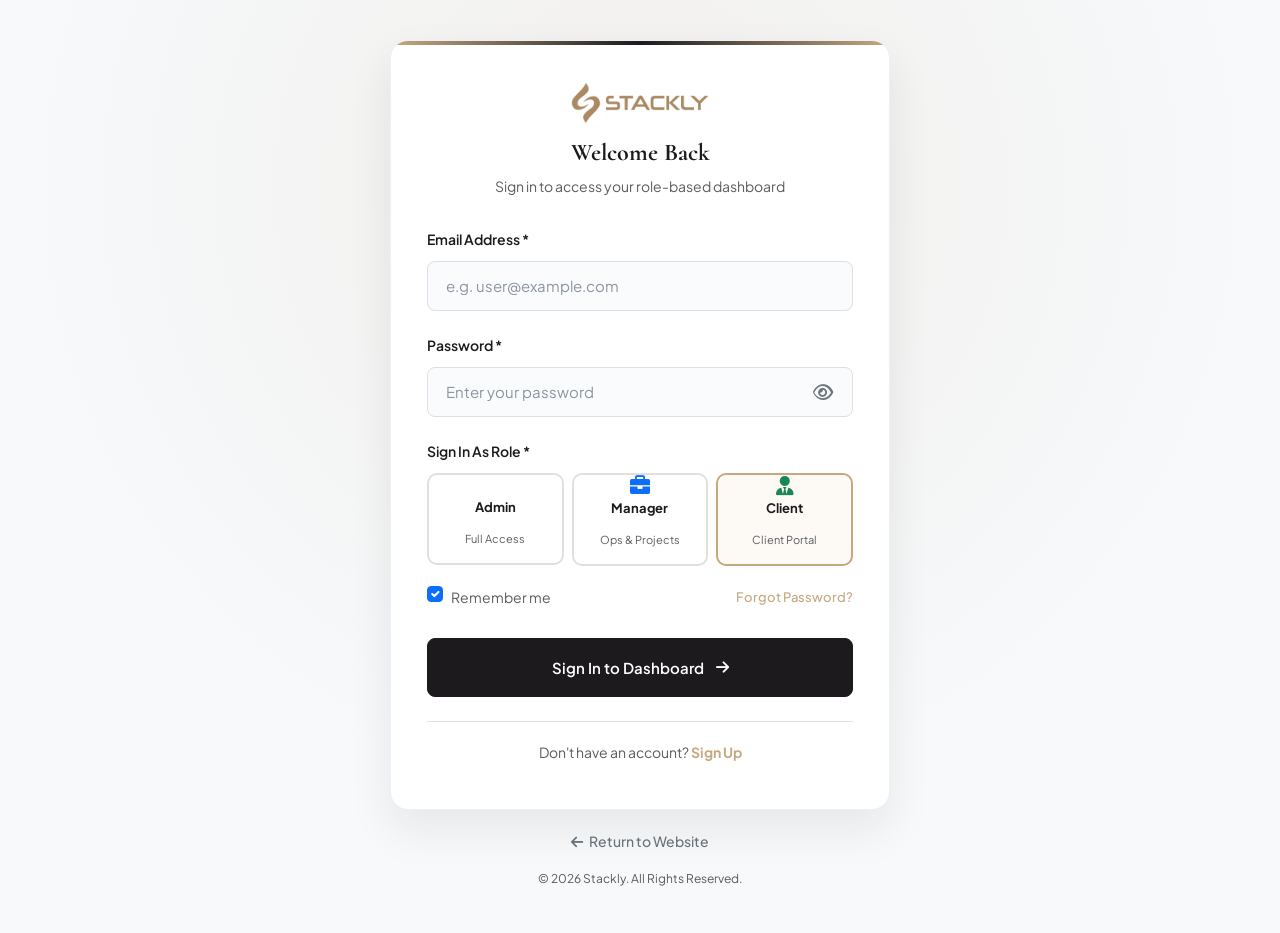
<file: login.html>
<!DOCTYPE html>
<html lang="en">
    <head>
        <meta charset="UTF-8">
        <meta http-equiv="X-UA-Compatible" content="IE=edge">
        <meta name="viewport" content="width=device-width, initial-scale=1">
        <meta name="author" content="Valorwide">
        <meta name="description" content="Stackly Business & corporate agency HTML template">
        <title>Account Login - Stackly</title>
        <!-- Favicon -->
        <link rel="shortcut icon" href="images/favicon.svg">
        <!-- Bootstrap min.css -->
        <link rel="stylesheet" href="css/bootstrap.min.css">
        <!-- FontAwesome -->
        <link rel="stylesheet" href="css/all.min.css">
        <!-- Main.css -->
        <link rel="stylesheet" href="css/main.css">
        <style>
            body.auth-page-body {
                min-height: 100vh;
                background-color: #f7f9fb;
                background-image: radial-gradient(circle at 50% 20%, rgba(197, 168, 128, 0.12) 0%, transparent 65%);
                display: flex;
                flex-direction: column;
                justify-content: center;
                align-items: center;
                padding: 40px 20px;
                margin: 0;
                font-family: "Plus Jakarta Sans", sans-serif;
                color: #1C1A1D;
            }
            .auth-container {
                max-width: 500px;
                width: 100%;
            }
            .auth-card {
                background: #ffffff;
                border-radius: 18px;
                box-shadow: 0 20px 45px rgba(28, 26, 29, 0.08);
                padding: 42px 36px;
                border: 1px solid #edf0f4;
                position: relative;
                overflow: hidden;
            }
            .auth-card::before {
                content: "";
                position: absolute;
                top: 0;
                left: 0;
                right: 0;
                height: 4px;
                background: linear-gradient(90deg, #C5A880, #1C1A1D, #C5A880);
            }
            .auth-form-label {
                font-weight: 600;
                font-size: 14px;
                margin-bottom: 7px;
                color: #1C1A1D;
                display: block;
            }
            .auth-input-group {
                position: relative;
                margin-bottom: 20px;
            }
            .auth-input-group input, .auth-input-group select {
                width: 100%;
                height: 50px;
                padding: 12px 48px 12px 18px;
                border: 1px solid #dce0e5;
                border-radius: 8px;
                font-size: 15px;
                transition: all 0.3s;
                background-color: #fafbfc;
                color: #1C1A1D !important;
                -webkit-text-fill-color: #1C1A1D !important;
                caret-color: #1C1A1D !important;
            }
            .auth-input-group input:focus, .auth-input-group select:focus {
                border-color: #C5A880;
                background-color: #ffffff;
                outline: none;
                box-shadow: 0 0 0 3px rgba(197, 168, 128, 0.15);
                color: #1C1A1D !important;
                -webkit-text-fill-color: #1C1A1D !important;
                caret-color: #1C1A1D !important;
            }
            .auth-input-group input::placeholder {
                color: #8c95a0 !important;
                -webkit-text-fill-color: #8c95a0 !important;
                opacity: 1;
            }
            .auth-input-group input:-webkit-autofill,
            .auth-input-group input:-webkit-autofill:hover, 
            .auth-input-group input:-webkit-autofill:focus {
                -webkit-text-fill-color: #1C1A1D !important;
                -webkit-box-shadow: 0 0 0px 1000px #f4f7fa inset !important;
            }
            .toggle-password {
                position: absolute;
                right: 16px;
                top: 50%;
                transform: translateY(-50%);
                cursor: pointer;
                color: #6c757d;
                font-size: 18px;
                padding: 4px;
                z-index: 5;
                transition: color 0.2s;
            }
            .toggle-password:hover {
                color: #C5A880;
            }
            
            .role-badge-option {
                cursor: pointer;
                border: 2px solid #e0e0e0;
                border-radius: 10px;
                padding: 10px 12px;
                text-align: center;
                transition: all 0.2s;
            }
            .role-badge-option:hover {
                border-color: #C5A880;
            }
            .role-radio:checked + .role-badge-option {
                border-color: #C5A880;
                background: #fdfaf6;
            }
            .btn-auth-submit {
                background: #1C1A1D;
                color: #ffffff;
                border: 1px solid #1C1A1D;
                border-radius: 8px;
                padding: 14px 24px;
                font-weight: 600;
                font-size: 15px;
                width: 100%;
                display: inline-flex;
                align-items: center;
                justify-content: center;
                gap: 8px;
                transition: all 0.3s;
                text-decoration: none;
                cursor: pointer;
            }
            .btn-auth-submit:hover {
                background: #C5A880;
                border-color: #C5A880;
                color: #1C1A1D;
                box-shadow: 0 8px 20px rgba(197, 168, 128, 0.3);
            }
            .auth-back-link {
                color: #6c757d;
                text-decoration: none;
                font-size: 14px;
                font-weight: 500;
                transition: color 0.2s;
            }
            .auth-back-link:hover {
                color: #1C1A1D;
            }
        </style>
    </head>
    <body class="auth-page-body">

        <div class="auth-container">
            <div class="auth-card">
                <!-- Brand Header -->
                <div class="text-center mb-4">
                    <a href="index.html" title="Back to Stackly Home">
                        <img src="images/stackly-logo.webp" alt="Stackly Logo" style="height: 40px;" class="mb-2">
                    </a>
                    <h3 class="fw-bold mt-2 mb-1" style="color: #1C1A1D; font-size: 24px;">Welcome Back</h3>
                    <p class="text-muted small mb-0">Sign in to access your role-based dashboard</p>
                </div>

                <!-- Alert Box -->
                <div id="loginAlert" class="alert d-none" role="alert"></div>

                <!-- Login Form -->
                <form id="loginForm" novalidate>
                    <!-- Email Input -->
                    <div class="mb-3">
                        <label class="auth-form-label" for="loginEmail">Email Address *</label>
                        <div class="auth-input-group">
                            <input type="email" id="loginEmail" placeholder="e.g. user@example.com" required autocomplete="email">
                        </div>
                    </div>

                    <!-- Password Input -->
                    <div class="mb-3">
                        <label class="auth-form-label" for="loginPassword">Password *</label>
                        <div class="auth-input-group">
                            <input type="password" id="loginPassword" placeholder="Enter your password" required autocomplete="current-password">
                            <i class="fa-regular fa-eye toggle-password" id="togglePassword" title="Show password"></i>
                        </div>
                    </div>

                    <!-- Role Selection (3 Roles) -->
                    <div class="mb-3">
                        <label class="auth-form-label">Sign In As Role *</label>
                        <div class="row g-2">
                            <div class="col-4">
                                <input type="radio" name="loginRole" value="Admin" id="roleAdmin" class="role-radio d-none">
                                <label for="roleAdmin" class="role-badge-option w-100">
                                    <i class="fa-solid fa-shield-halved fa-lg mb-2 text-warning d-block"></i>
                                    <strong class="d-block" style="font-size: 13px;">Admin</strong>
                                    <small class="text-muted" style="font-size: 11px;">Full Access</small>
                                </label>
                            </div>
                            <div class="col-4">
                                <input type="radio" name="loginRole" value="Manager" id="roleManager" class="role-radio d-none">
                                <label for="roleManager" class="role-badge-option w-100">
                                    <i class="fa-solid fa-briefcase fa-lg mb-2 text-primary d-block"></i>
                                    <strong class="d-block" style="font-size: 13px;">Manager</strong>
                                    <small class="text-muted" style="font-size: 11px;">Ops &amp; Projects</small>
                                </label>
                            </div>
                            <div class="col-4">
                                <input type="radio" name="loginRole" value="Client" id="roleClient" class="role-radio d-none" checked>
                                <label for="roleClient" class="role-badge-option w-100">
                                    <i class="fa-solid fa-user-tie fa-lg mb-2 text-success d-block"></i>
                                    <strong class="d-block" style="font-size: 13px;">Client</strong>
                                    <small class="text-muted" style="font-size: 11px;">Client Portal</small>
                                </label>
                            </div>
                        </div>
                    </div>

                    <div class="d-flex justify-content-between align-items-center mb-4">
                        <div class="form-check">
                            <input class="form-check-input" type="checkbox" id="rememberMe" checked>
                            <label class="form-check-label text-muted" for="rememberMe" style="font-size: 14px;">Remember me</label>
                        </div>
                        <a href="404.html" style="font-size: 13px; color: #C5A880; font-weight: 500; text-decoration: none;">Forgot Password?</a>
                    </div>

                    <!-- Submit Button -->
                    <button type="submit" class="btn-auth-submit">
                        <span>Sign In to Dashboard</span>
                        <i class="fa-solid fa-arrow-right ms-1"></i>
                    </button>

                    <!-- Link to Register -->
                    <div class="text-center mt-4 pt-3 border-top">
                        <p class="text-muted small mb-0">
                            Don't have an account? 
                            <a href="register.html" class="fw-bold" style="color: #C5A880; text-decoration: none;">Sign Up</a>
                        </p>
                    </div>
                </form>
            </div>

            <!-- Page Bottom Actions -->
            <div class="text-center mt-3">
                <a href="index.html" class="auth-back-link">
                    <i class="fa-solid fa-arrow-left me-1"></i> Return to Website
                </a>
            </div>
            <div class="text-center mt-2 text-muted" style="font-size: 12px;">
                &copy; 2026 Stackly. All Rights Reserved.
            </div>
        </div>

        <!-- Scripts -->
        <script src="js/jquery-3.7.1.min.js"></script>
        <script src="js/bootstrap.bundle.min.js"></script>
        <script src="js/auth.js"></script>
        <script src="js/main.js"></script>

        <script>
            // Live password requirement checklist checker
            const pwInput = document.getElementById('loginPassword');
            const togglePw = document.getElementById('togglePassword');
            const loginForm = document.getElementById('loginForm');
            const alertBox = document.getElementById('loginAlert');

            // Password show/hide toggle
            togglePw.addEventListener('click', function(e) {
                e.preventDefault();
                const isPassword = pwInput.getAttribute('type') === 'password';
                if (isPassword) {
                    pwInput.setAttribute('type', 'text');
                    this.classList.remove('fa-eye');
                    this.classList.add('fa-eye-slash');
                    this.setAttribute('title', 'Hide password');
                } else {
                    pwInput.setAttribute('type', 'password');
                    this.classList.remove('fa-eye-slash');
                    this.classList.add('fa-eye');
                    this.setAttribute('title', 'Show password');
                }
                pwInput.focus();
            });

            

            // Form submission validation
            loginForm.addEventListener('submit', function(e) {
                e.preventDefault();
                alertBox.className = 'alert d-none';

                const email = document.getElementById('loginEmail').value.trim();
                const password = pwInput.value;
                const roleRadio = document.querySelector('input[name="loginRole"]:checked');
                const role = roleRadio ? roleRadio.value : 'Client';

                // 1. Validate email
                const emailCheck = BizlyAuth.validateEmail(email);
                if (!emailCheck.valid) {
                    alertBox.className = 'alert alert-danger';
                    alertBox.innerHTML = '<i class="fa-solid fa-circle-exclamation me-2"></i>' + emailCheck.message;
                    document.getElementById('loginEmail').focus();
                    return;
                }

                // 2. Validate password
                const pwCheck = BizlyAuth.validatePassword(password);
                if (!pwCheck.valid) {
                    alertBox.className = 'alert alert-danger';
                    alertBox.innerHTML = '<i class="fa-solid fa-circle-exclamation me-2"></i>' + pwCheck.message;
                    pwInput.focus();
                    return;
                }

                // Success login
                const user = BizlyAuth.login(email, role, email.split('@')[0]);
                alertBox.className = 'alert alert-success';
                alertBox.innerHTML = '<i class="fa-solid fa-circle-check me-2"></i> Login successful! Redirecting to ' + role + ' Dashboard...';

                setTimeout(() => {
                    window.location.href = BizlyAuth.getDashboardUrl(role);
                }, 800);
            });
        </script>
    </body>
</html>
</file>
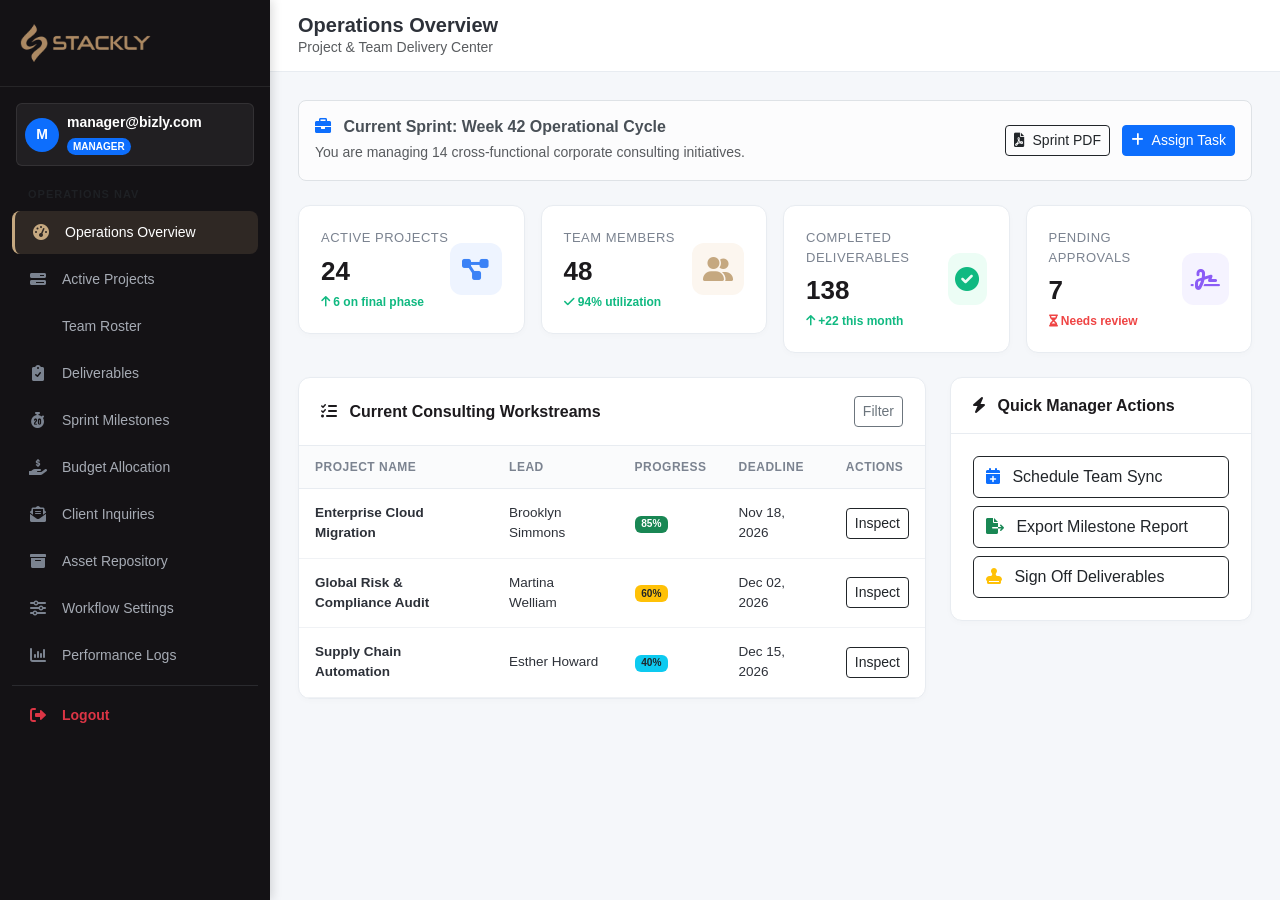
<file: manager-dashboard.html>
<!DOCTYPE html>
<html lang="en">
<head>
    <meta charset="UTF-8">
    <meta name="viewport" content="width=device-width, initial-scale=1">
    <title>Manager Dashboard - Stackly Operations Hub</title>
    <link rel="shortcut icon" href="images/favicon.svg">
    <link rel="stylesheet" href="css/bootstrap.min.css">
    <link rel="stylesheet" href="css/all.min.css">
    <link rel="stylesheet" href="css/dashboard.css">
</head>
<body class="dashboard-body">

    <!-- Mobile Sidebar Backdrop Overlay -->
    <div class="dash-sidebar-overlay" id="sidebarOverlay"></div>

    <div class="dashboard-layout">
        <!-- 10-Item Sidebar -->
        <aside class="dash-sidebar" id="dashSidebar">
            <div class="dash-sidebar-header">
                <a href="#tab-ops-overview" class="dash-sidebar-brand" id="brandLogoLink" title="Go to Overview">
                    <img src="images/stackly-logo.webp" alt="Stackly Logo">
                </a>
                <button class="btn btn-sm text-white d-lg-none" id="closeSidebarBtn">
                    <i class="fa-solid fa-xmark fa-lg"></i>
                </button>
            </div>

            <!-- User Profile Card Inside Sidebar -->
            <div class="px-3 pt-3 pb-2">
                <div class="d-flex align-items-center gap-2 p-2 rounded" style="background: rgba(255,255,255,0.06); border: 1px solid rgba(255,255,255,0.08);">
                    <div class="dash-user-avatar" style="width: 34px; height: 34px; font-size: 14px; background: #0d6efd; color:#fff;">M</div>
                    <div class="overflow-hidden flex-grow-1">
                        <div class="dash-user-name auth-user-name fw-bold text-white small" style="white-space: nowrap; overflow: hidden; text-overflow: ellipsis;">manager@bizly.com</div>
                        <span class="dash-user-role-badge role-manager auth-user-role" style="font-size: 10px; padding: 1px 6px;">MANAGER</span>
                    </div>
                </div>
            </div>

            <div class="dash-sidebar-menu">
                <div class="px-3 mb-2 small text-uppercase text-muted fw-bold" style="font-size: 11px; letter-spacing: 1px;">Operations Nav </div>
                <ul class="dash-nav-list">
                    <!-- 1. Overview -->
                    <li class="dash-nav-item">
                        <a href="#tab-ops-overview" class="dash-nav-link active" data-tab="tab-ops-overview">
                            <i class="fa-solid fa-gauge-high"></i>
                            <span>Operations Overview</span>
                        </a>
                    </li>
                    <!-- 2. Projects In Progress -->
                    <li class="dash-nav-item">
                        <a href="#tab-ops-projects" class="dash-nav-link" data-tab="tab-ops-projects">
                            <i class="fa-solid fa-bars-progress"></i>
                            <span>Active Projects</span>
                        </a>
                    </li>
                    <!-- 3. Team Management -->
                    <li class="dash-nav-item">
                        <a href="#tab-ops-team" class="dash-nav-link" data-tab="tab-ops-team">
                            <i class="fa-solid fa-people-group"></i>
                            <span>Team Roster</span>
                        </a>
                    </li>
                    <!-- 4. Client Deliverables -->
                    <li class="dash-nav-item">
                        <a href="#tab-ops-deliverables" class="dash-nav-link" data-tab="tab-ops-deliverables">
                            <i class="fa-solid fa-clipboard-check"></i>
                            <span>Deliverables</span>
                        </a>
                    </li>
                    <!-- 5. Sprint Tracking -->
                    <li class="dash-nav-item">
                        <a href="#tab-ops-sprints" class="dash-nav-link" data-tab="tab-ops-sprints">
                            <i class="fa-solid fa-stopwatch-20"></i>
                            <span>Sprint Milestones</span>
                        </a>
                    </li>
                    <!-- 6. Budget & Resource Cost -->
                    <li class="dash-nav-item">
                        <a href="#tab-ops-budget" class="dash-nav-link" data-tab="tab-ops-budget">
                            <i class="fa-solid fa-hand-holding-dollar"></i>
                            <span>Budget Allocation</span>
                        </a>
                    </li>
                    <!-- 7. Client Communication -->
                    <li class="dash-nav-item">
                        <a href="#tab-ops-comms" class="dash-nav-link" data-tab="tab-ops-comms">
                            <i class="fa-solid fa-envelope-open-text"></i>
                            <span>Client Inquiries</span>
                        </a>
                    </li>
                    <!-- 8. Resource Library -->
                    <li class="dash-nav-item">
                        <a href="#tab-ops-assets" class="dash-nav-link" data-tab="tab-ops-assets">
                            <i class="fa-solid fa-box-archive"></i>
                            <span>Asset Repository</span>
                        </a>
                    </li>
                    <!-- 9. Workflow Settings -->
                    <li class="dash-nav-item">
                        <a href="#tab-ops-settings" class="dash-nav-link" data-tab="tab-ops-settings">
                            <i class="fa-solid fa-sliders"></i>
                            <span>Workflow Settings</span>
                        </a>
                    </li>
                    <!-- 10. Performance Audit -->
                    <li class="dash-nav-item">
                        <a href="#tab-ops-logs" class="dash-nav-link" data-tab="tab-ops-logs">
                            <i class="fa-solid fa-chart-column"></i>
                            <span>Performance Logs</span>
                        </a>
                    </li>

                    <!-- Inside Actions (Logout inside Sidebar) -->
                    <li class="my-2 border-top border-secondary border-opacity-25"></li>
                    <li class="dash-nav-item">
                        <a href="#" class="dash-nav-link text-danger btn-dash-logout" onclick="BizlyAuth.logout('index.html'); return false;">
                            <i class="fa-solid fa-right-from-bracket text-danger"></i>
                            <span class="text-danger fw-bold">Logout</span>
                        </a>
                    </li>
                </ul>
            </div>
        </aside>

        <!-- Main Dashboard View Area -->
        <main class="dash-main">
            <!-- Topbar (Clean Header without redundant right action column) -->
            <header class="dash-topbar">
                <div class="dash-topbar-left">
                    <button class="dash-sidebar-toggle" id="openSidebarBtn" aria-label="Toggle Navigation">
                        <i class="fa-regular fa-bars-staggered"></i>
                    </button>
                    <div>
                        <h5 class="mb-0 fw-bold" id="dashCurrentTabTitle">Operations Overview</h5>
                        <small class="text-muted d-none d-md-block">Project &amp; Team Delivery Center</small>
                    </div>
                </div>
            </header>

            <!-- Dashboard Content Panes -->
            <div class="dash-content">

                <!-- TAB 1: OPERATIONS OVERVIEW -->
                <div class="dash-tab-pane" id="tab-ops-overview">
                    <div class="alert alert-light border rounded-3 p-3 mb-4 d-flex flex-wrap justify-content-between align-items-center">
                        <div>
                            <h6 class="fw-bold mb-1"><i class="fa-solid fa-briefcase text-primary me-2"></i> Current Sprint: Week 42 Operational Cycle</h6>
                            <small class="text-muted">You are managing 14 cross-functional corporate consulting initiatives.</small>
                        </div>
                        <div class="mt-2 mt-sm-0">
                            <button class="btn btn-sm btn-outline-dark me-2" onclick="window.location.href='404.html'">
                                <i class="fa-solid fa-file-pdf me-1"></i> Sprint PDF
                            </button>
                            <button class="btn btn-sm btn-primary" onclick="window.location.href='404.html'">
                                <i class="fa-solid fa-plus me-1"></i> Assign Task
                            </button>
                        </div>
                    </div>

                    <div class="row g-3 mb-4">
                        <div class="col-xl-3 col-sm-6">
                            <div class="dash-stat-card">
                                <div>
                                    <div class="dash-stat-label">Active Projects</div>
                                    <div class="dash-stat-value">24</div>
                                    <div class="dash-stat-change up"><i class="fa-solid fa-arrow-up"></i> 6 on final phase</div>
                                </div>
                                <div class="dash-stat-icon stat-icon-blue"><i class="fa-solid fa-diagram-project"></i></div>
                            </div>
                        </div>
                        <div class="col-xl-3 col-sm-6">
                            <div class="dash-stat-card">
                                <div>
                                    <div class="dash-stat-label">Team Members</div>
                                    <div class="dash-stat-value">48</div>
                                    <div class="dash-stat-change up"><i class="fa-solid fa-check"></i> 94% utilization</div>
                                </div>
                                <div class="dash-stat-icon stat-icon-gold"><i class="fa-solid fa-user-group"></i></div>
                            </div>
                        </div>
                        <div class="col-xl-3 col-sm-6">
                            <div class="dash-stat-card">
                                <div>
                                    <div class="dash-stat-label">Completed Deliverables</div>
                                    <div class="dash-stat-value">138</div>
                                    <div class="dash-stat-change up"><i class="fa-solid fa-arrow-up"></i> +22 this month</div>
                                </div>
                                <div class="dash-stat-icon stat-icon-green"><i class="fa-solid fa-circle-check"></i></div>
                            </div>
                        </div>
                        <div class="col-xl-3 col-sm-6">
                            <div class="dash-stat-card">
                                <div>
                                    <div class="dash-stat-label">Pending Approvals</div>
                                    <div class="dash-stat-value">7</div>
                                    <div class="dash-stat-change down"><i class="fa-solid fa-hourglass-half"></i> Needs review</div>
                                </div>
                                <div class="dash-stat-icon stat-icon-purple"><i class="fa-solid fa-signature"></i></div>
                            </div>
                        </div>
                    </div>

                    <div class="row g-4">
                        <div class="col-xl-8">
                            <div class="dash-card">
                                <div class="dash-card-header">
                                    <h6 class="dash-card-title"><i class="fa-solid fa-list-check me-2"></i> Current Consulting Workstreams</h6>
                                    <button class="btn btn-sm btn-outline-secondary" onclick="window.location.href='404.html'">Filter</button>
                                </div>
                                <div class="dash-card-body p-0">
                                    <div class="table-responsive">
                                        <table class="dash-table">
                                            <thead>
                                                <tr>
                                                    <th>Project Name</th>
                                                    <th>Lead</th>
                                                    <th>Progress</th>
                                                    <th>Deadline</th>
                                                    <th>Actions</th>
                                                </tr>
                                            </thead>
                                            <tbody>
                                                <tr>
                                                    <td><strong>Enterprise Cloud Migration</strong></td>
                                                    <td>Brooklyn Simmons</td>
                                                    <td><span class="badge bg-success">85%</span></td>
                                                    <td>Nov 18, 2026</td>
                                                    <td><button class="btn btn-sm btn-outline-dark" onclick="window.location.href='404.html'">Inspect</button></td>
                                                </tr>
                                                <tr>
                                                    <td><strong>Global Risk &amp; Compliance Audit</strong></td>
                                                    <td>Martina Welliam</td>
                                                    <td><span class="badge bg-warning text-dark">60%</span></td>
                                                    <td>Dec 02, 2026</td>
                                                    <td><button class="btn btn-sm btn-outline-dark" onclick="window.location.href='404.html'">Inspect</button></td>
                                                </tr>
                                                <tr>
                                                    <td><strong>Supply Chain Automation</strong></td>
                                                    <td>Esther Howard</td>
                                                    <td><span class="badge bg-info text-dark">40%</span></td>
                                                    <td>Dec 15, 2026</td>
                                                    <td><button class="btn btn-sm btn-outline-dark" onclick="window.location.href='404.html'">Inspect</button></td>
                                                </tr>
                                            </tbody>
                                        </table>
                                    </div>
                                </div>
                            </div>
                        </div>
                        <div class="col-xl-4">
                            <div class="dash-card">
                                <div class="dash-card-header">
                                    <h6 class="dash-card-title"><i class="fa-solid fa-bolt me-2"></i> Quick Manager Actions</h6>
                                </div>
                                <div class="dash-card-body">
                                    <div class="d-grid gap-2">
                                        <button class="btn btn-outline-dark text-start py-2" onclick="window.location.href='404.html'">
                                            <i class="fa-solid fa-calendar-plus me-2 text-primary"></i> Schedule Team Sync
                                        </button>
                                        <button class="btn btn-outline-dark text-start py-2" onclick="window.location.href='404.html'">
                                            <i class="fa-solid fa-file-export me-2 text-success"></i> Export Milestone Report
                                        </button>
                                        <button class="btn btn-outline-dark text-start py-2" onclick="window.location.href='404.html'">
                                            <i class="fa-solid fa-stamp me-2 text-warning"></i> Sign Off Deliverables
                                        </button>
                                    </div>
                                </div>
                            </div>
                        </div>
                    </div>
                </div>

                <!-- TAB 2: ACTIVE PROJECTS -->
                <div class="dash-tab-pane d-none" id="tab-ops-projects">
                    <div class="d-flex flex-wrap justify-content-between align-items-center mb-4 gap-3">
                        <div>
                            <h5 class="fw-bold mb-1">Active Operations Projects &amp; Workstreams (24 Active)</h5>
                            <small class="text-muted">Operational sprint oversight, milestone tracking, and cross-functional team execution.</small>
                        </div>
                        <div class="d-flex gap-2">
                            <button class="btn btn-sm btn-outline-dark" onclick="window.location.href='404.html'">
                                <i class="fa-solid fa-file-export me-1"></i> Export Gantt (404)
                            </button>
                            <button class="btn btn-sm btn-primary" onclick="window.location.href='404.html'">
                                <i class="fa-solid fa-plus me-1"></i> New Workstream (404)
                            </button>
                        </div>
                    </div>

                    <!-- Project KPI Stats Row -->
                    <div class="row g-3 mb-4">
                        <div class="col-xl-3 col-sm-6">
                            <div class="dash-stat-card">
                                <div>
                                    <div class="dash-stat-label">Active Workstreams</div>
                                    <div class="dash-stat-value">24</div>
                                    <div class="dash-stat-change up"><i class="fa-solid fa-circle-check"></i> 22 On Track</div>
                                </div>
                                <div class="dash-stat-icon stat-icon-green"><i class="fa-solid fa-diagram-project"></i></div>
                            </div>
                        </div>
                        <div class="col-xl-3 col-sm-6">
                            <div class="dash-stat-card">
                                <div>
                                    <div class="dash-stat-label">Sprints in Flight</div>
                                    <div class="dash-stat-value">5</div>
                                    <div class="dash-stat-change up"><i class="fa-solid fa-person-running"></i> Sprint 42 Active</div>
                                </div>
                                <div class="dash-stat-icon stat-icon-blue"><i class="fa-solid fa-bars-progress"></i></div>
                            </div>
                        </div>
                        <div class="col-xl-3 col-sm-6">
                            <div class="dash-stat-card">
                                <div>
                                    <div class="dash-stat-label">Critical Blockers</div>
                                    <div class="dash-stat-value">0</div>
                                    <div class="dash-stat-change up"><i class="fa-solid fa-shield-check"></i> All Clear</div>
                                </div>
                                <div class="dash-stat-icon stat-icon-purple"><i class="fa-solid fa-circle-check"></i></div>
                            </div>
                        </div>
                        <div class="col-xl-3 col-sm-6">
                            <div class="dash-stat-card">
                                <div>
                                    <div class="dash-stat-label">Delivery Velocity</div>
                                    <div class="dash-stat-value">96.4%</div>
                                    <div class="dash-stat-change up"><i class="fa-solid fa-arrow-trend-up"></i> +4.2% vs target</div>
                                </div>
                                <div class="dash-stat-icon stat-icon-gold"><i class="fa-solid fa-gauge-high"></i></div>
                            </div>
                        </div>
                    </div>

                    <!-- 4 Project Cards in Responsive Grid -->
                    <div class="row g-4 mb-4">
                        <!-- Project 1 -->
                        <div class="col-xl-6">
                            <div class="dash-card h-100 p-4">
                                <div class="d-flex justify-content-between align-items-center mb-2">
                                    <span class="badge bg-success-subtle text-success border border-success-subtle">Sprint 42 &bull; Testing</span>
                                    <span class="badge bg-danger-subtle text-danger border border-danger-subtle">P1 High</span>
                                </div>
                                <h6 class="fw-bold mb-1">Enterprise Cloud Migration &amp; Hybrid Data Center</h6>
                                <p class="small text-muted mb-3">Client: Global Logistics Ltd &bull; Phase: Final Production Cluster Cutover</p>
                                
                                <div class="mb-3">
                                    <div class="d-flex justify-content-between small text-muted mb-1">
                                        <span>Milestone Progress (4 of 5)</span>
                                        <span class="fw-bold text-dark">85%</span>
                                    </div>
                                    <div class="progress" style="height: 7px;">
                                        <div class="progress-bar bg-success" style="width: 85%;"></div>
                                    </div>
                                </div>

                                <div class="row g-2 small text-muted mb-3 pt-2 border-top">
                                    <div class="col-6"><strong>Allocated:</strong> $120,000</div>
                                    <div class="col-6"><strong>Burned:</strong> $98,500 (82%)</div>
                                    <div class="col-6"><strong>Staffing:</strong> 4 Engineers</div>
                                    <div class="col-6"><strong>Due Date:</strong> Dec 15, 2026</div>
                                </div>

                                <div class="d-flex justify-content-between align-items-center pt-2 border-top">
                                    <div class="d-flex align-items-center gap-2">
                                        <img src="images/02.webp" alt="Lead" class="rounded-circle" style="width: 28px; height: 28px; object-fit: cover;">
                                        <small class="fw-bold">Brooklyn Simmons</small>
                                    </div>
                                    <div class="d-flex gap-2">
                                        <button class="btn btn-sm btn-outline-dark" onclick="window.location.href='404.html'">Manage (404)</button>
                                        <button class="btn btn-sm btn-dark" onclick="window.location.href='404.html'">Deliverables (404)</button>
                                    </div>
                                </div>
                            </div>
                        </div>

                        <!-- Project 2 -->
                        <div class="col-xl-6">
                            <div class="dash-card h-100 p-4">
                                <div class="d-flex justify-content-between align-items-center mb-2">
                                    <span class="badge bg-primary-subtle text-primary border border-primary-subtle">Sprint 19 &bull; Staging</span>
                                    <span class="badge bg-warning-subtle text-warning-emphasis border border-warning-subtle">P2 Medium</span>
                                </div>
                                <h6 class="fw-bold mb-1">Omnichannel Retail Strategy &amp; Automation</h6>
                                <p class="small text-muted mb-3">Client: Horizon Brands &bull; Phase: Supply Chain Inventory Harmonization</p>
                                
                                <div class="mb-3">
                                    <div class="d-flex justify-content-between small text-muted mb-1">
                                        <span>Milestone Progress (3 of 6)</span>
                                        <span class="fw-bold text-dark">50%</span>
                                    </div>
                                    <div class="progress" style="height: 7px;">
                                        <div class="progress-bar bg-primary" style="width: 50%;"></div>
                                    </div>
                                </div>

                                <div class="row g-2 small text-muted mb-3 pt-2 border-top">
                                    <div class="col-6"><strong>Allocated:</strong> $85,000</div>
                                    <div class="col-6"><strong>Burned:</strong> $42,500 (50%)</div>
                                    <div class="col-6"><strong>Staffing:</strong> 3 Consultants</div>
                                    <div class="col-6"><strong>Due Date:</strong> Jan 20, 2027</div>
                                </div>

                                <div class="d-flex justify-content-between align-items-center pt-2 border-top">
                                    <div class="d-flex align-items-center gap-2">
                                        <img src="images/01.webp" alt="Lead" class="rounded-circle" style="width: 28px; height: 28px; object-fit: cover;">
                                        <small class="fw-bold">Martina Welliam</small>
                                    </div>
                                    <div class="d-flex gap-2">
                                        <button class="btn btn-sm btn-outline-dark" onclick="window.location.href='404.html'">Manage (404)</button>
                                        <button class="btn btn-sm btn-dark" onclick="window.location.href='404.html'">Deliverables (404)</button>
                                    </div>
                                </div>
                            </div>
                        </div>

                        <!-- Project 3 -->
                        <div class="col-xl-6">
                            <div class="dash-card h-100 p-4">
                                <div class="d-flex justify-content-between align-items-center mb-2">
                                    <span class="badge bg-info-subtle text-info-emphasis border border-info-subtle">Sprint 31 &bull; Execution</span>
                                    <span class="badge bg-danger-subtle text-danger border border-danger-subtle">P1 High</span>
                                </div>
                                <h6 class="fw-bold mb-1">Global ERP SAP to Snowflake Data Staging</h6>
                                <p class="small text-muted mb-3">Client: Nexus Manufacturing &bull; Phase: ETL Data Pipeline Verification</p>
                                
                                <div class="mb-3">
                                    <div class="d-flex justify-content-between small text-muted mb-1">
                                        <span>Milestone Progress (4 of 6)</span>
                                        <span class="fw-bold text-dark">68%</span>
                                    </div>
                                    <div class="progress" style="height: 7px;">
                                        <div class="progress-bar bg-info" style="width: 68%;"></div>
                                    </div>
                                </div>

                                <div class="row g-2 small text-muted mb-3 pt-2 border-top">
                                    <div class="col-6"><strong>Allocated:</strong> $110,000</div>
                                    <div class="col-6"><strong>Burned:</strong> $74,800 (68%)</div>
                                    <div class="col-6"><strong>Staffing:</strong> 5 Engineers</div>
                                    <div class="col-6"><strong>Due Date:</strong> Feb 10, 2027</div>
                                </div>

                                <div class="d-flex justify-content-between align-items-center pt-2 border-top">
                                    <div class="d-flex align-items-center gap-2">
                                        <img src="images/03.webp" alt="Lead" class="rounded-circle" style="width: 28px; height: 28px; object-fit: cover;">
                                        <small class="fw-bold">Leslie Alexander</small>
                                    </div>
                                    <div class="d-flex gap-2">
                                        <button class="btn btn-sm btn-outline-dark" onclick="window.location.href='404.html'">Manage (404)</button>
                                        <button class="btn btn-sm btn-dark" onclick="window.location.href='404.html'">Deliverables (404)</button>
                                    </div>
                                </div>
                            </div>
                        </div>

                        <!-- Project 4 -->
                        <div class="col-xl-6">
                            <div class="dash-card h-100 p-4">
                                <div class="d-flex justify-content-between align-items-center mb-2">
                                    <span class="badge bg-warning-subtle text-warning-emphasis border border-warning-subtle">Sprint Final &bull; QA</span>
                                    <span class="badge bg-danger-subtle text-danger border border-danger-subtle">P1 Critical</span>
                                </div>
                                <h6 class="fw-bold mb-1">Corporate AI Risk Scoring &amp; Telemetry Pipeline</h6>
                                <p class="small text-muted mb-3">Client: FinVanguard Group &bull; Phase: Security Compliance &amp; Model Audit</p>
                                
                                <div class="mb-3">
                                    <div class="d-flex justify-content-between small text-muted mb-1">
                                        <span>Milestone Progress (5 of 5)</span>
                                        <span class="fw-bold text-dark">92%</span>
                                    </div>
                                    <div class="progress" style="height: 7px;">
                                        <div class="progress-bar bg-warning" style="width: 92%;"></div>
                                    </div>
                                </div>

                                <div class="row g-2 small text-muted mb-3 pt-2 border-top">
                                    <div class="col-6"><strong>Allocated:</strong> $75,000</div>
                                    <div class="col-6"><strong>Burned:</strong> $69,000 (92%)</div>
                                    <div class="col-6"><strong>Staffing:</strong> 3 Engineers</div>
                                    <div class="col-6"><strong>Due Date:</strong> Nov 30, 2026</div>
                                </div>

                                <div class="d-flex justify-content-between align-items-center pt-2 border-top">
                                    <div class="d-flex align-items-center gap-2">
                                        <img src="images/05.webp" alt="Lead" class="rounded-circle" style="width: 28px; height: 28px; object-fit: cover;">
                                        <small class="fw-bold">Cody Fisher</small>
                                    </div>
                                    <div class="d-flex gap-2">
                                        <button class="btn btn-sm btn-outline-dark" onclick="window.location.href='404.html'">Manage (404)</button>
                                        <button class="btn btn-sm btn-dark" onclick="window.location.href='404.html'">Deliverables (404)</button>
                                    </div>
                                </div>
                            </div>
                        </div>
                    </div>

                    <!-- Workstream Execution Schedule Table -->
                    <div class="dash-card">
                        <div class="dash-card-header d-flex justify-content-between align-items-center">
                            <h6 class="dash-card-title"><i class="fa-solid fa-calendar-days me-2"></i> Upcoming Operational Sprint Deliveries</h6>
                            <button class="btn btn-sm btn-outline-dark" onclick="window.location.href='404.html'">View Master Jira (404)</button>
                        </div>
                        <div class="dash-card-body p-0">
                            <div class="table-responsive">
                                <table class="dash-table">
                                    <thead>
                                        <tr>
                                            <th>Delivery Gate</th>
                                            <th>Project</th>
                                            <th>Sprint</th>
                                            <th>Lead Assignee</th>
                                            <th>Deadline</th>
                                            <th>Health</th>
                                            <th>Action</th>
                                        </tr>
                                    </thead>
                                    <tbody>
                                        <tr>
                                            <td><strong>Cluster Production Cutover</strong></td>
                                            <td>Cloud Migration</td>
                                            <td>Sprint 42</td>
                                            <td>Brooklyn Simmons</td>
                                            <td>Nov 15, 2026</td>
                                            <td><span class="badge bg-success">On Schedule</span></td>
                                            <td><button class="btn btn-sm btn-outline-dark" onclick="window.location.href='404.html'">Review (404)</button></td>
                                        </tr>
                                        <tr>
                                            <td><strong>AI Model Weights &amp; Benchmark</strong></td>
                                            <td>Corporate AI Risk</td>
                                            <td>Sprint Final</td>
                                            <td>Leslie Alexander</td>
                                            <td>Nov 22, 2026</td>
                                            <td><span class="badge bg-success">On Schedule</span></td>
                                            <td><button class="btn btn-sm btn-outline-dark" onclick="window.location.href='404.html'">Review (404)</button></td>
                                        </tr>
                                        <tr>
                                            <td><strong>Supply Chain Schema Staging</strong></td>
                                            <td>Retail Strategy</td>
                                            <td>Sprint 19</td>
                                            <td>Martina Welliam</td>
                                            <td>Dec 05, 2026</td>
                                            <td><span class="badge bg-warning text-dark">Attention Needed</span></td>
                                            <td><button class="btn btn-sm btn-outline-dark" onclick="window.location.href='404.html'">Review (404)</button></td>
                                        </tr>
                                    </tbody>
                                </table>
                            </div>
                        </div>
                    </div>
                </div>

                <!-- TAB 3: TEAM ROSTER -->
                <div class="dash-tab-pane d-none" id="tab-ops-team">
                    <div class="d-flex flex-wrap justify-content-between align-items-center mb-4 gap-3">
                        <div>
                            <h5 class="fw-bold mb-1">Consulting Staff Capacity &amp; Resource Allocation</h5>
                            <small class="text-muted">Staffing directory, billable utilization rates, and active engagement commitments.</small>
                        </div>
                        <div class="d-flex gap-2">
                            <button class="btn btn-sm btn-outline-dark" onclick="window.location.href='404.html'">
                                <i class="fa-solid fa-file-excel me-1"></i> Export Headcount Matrix (404)
                            </button>
                            <button class="btn btn-sm btn-dark" onclick="window.location.href='404.html'">
                                <i class="fa-solid fa-user-plus me-1"></i> Add Team Member (404)
                            </button>
                        </div>
                    </div>

                    <!-- Team Capacity Stats -->
                    <div class="row g-3 mb-4">
                        <div class="col-xl-3 col-sm-6">
                            <div class="dash-stat-card">
                                <div>
                                    <div class="dash-stat-label">Total Headcount</div>
                                    <div class="dash-stat-value">16</div>
                                    <div class="dash-stat-change up"><i class="fa-solid fa-user-check"></i> 100% Active</div>
                                </div>
                                <div class="dash-stat-icon stat-icon-green"><i class="fa-solid fa-users"></i></div>
                            </div>
                        </div>
                        <div class="col-xl-3 col-sm-6">
                            <div class="dash-stat-card">
                                <div>
                                    <div class="dash-stat-label">Avg Utilization</div>
                                    <div class="dash-stat-value">88.5%</div>
                                    <div class="dash-stat-change up"><i class="fa-solid fa-chart-line"></i> Optimal range</div>
                                </div>
                                <div class="dash-stat-icon stat-icon-gold"><i class="fa-solid fa-briefcase"></i></div>
                            </div>
                        </div>
                        <div class="col-xl-3 col-sm-6">
                            <div class="dash-stat-card">
                                <div>
                                    <div class="dash-stat-label">Available Capacity</div>
                                    <div class="dash-stat-value">11.5%</div>
                                    <div class="dash-stat-change up"><i class="fa-solid fa-clock"></i> 48 hrs / week</div>
                                </div>
                                <div class="dash-stat-icon stat-icon-blue"><i class="fa-solid fa-battery-half"></i></div>
                            </div>
                        </div>
                        <div class="col-xl-3 col-sm-6">
                            <div class="dash-stat-card">
                                <div>
                                    <div class="dash-stat-label">Open Requisitions</div>
                                    <div class="dash-stat-value">3</div>
                                    <div class="dash-stat-change up"><i class="fa-solid fa-user-plus"></i> Hiring actively</div>
                                </div>
                                <div class="dash-stat-icon stat-icon-purple"><i class="fa-solid fa-address-card"></i></div>
                            </div>
                        </div>
                    </div>

                    <!-- Comprehensive Team Roster Table -->
                    <div class="dash-card mb-4">
                        <div class="dash-card-header d-flex justify-content-between align-items-center">
                            <h6 class="dash-card-title"><i class="fa-solid fa-users-gear me-2"></i> Senior Consulting &amp; Technical Staff</h6>
                            <span class="badge bg-light text-dark border">6 Senior Staff Members</span>
                        </div>
                        <div class="dash-card-body p-0">
                            <div class="table-responsive">
                                <table class="dash-table">
                                    <thead>
                                        <tr>
                                            <th>Consultant / Engineer</th>
                                            <th>Role &amp; Specialty</th>
                                            <th>Active Engagements</th>
                                            <th>Weekly Utilization</th>
                                            <th>Status</th>
                                            <th>Action</th>
                                        </tr>
                                    </thead>
                                    <tbody>
                                        <tr>
                                            <td>
                                                <div class="d-flex align-items-center gap-2">
                                                    <img src="images/02.webp" alt="Avatar" class="rounded-circle" style="width: 36px; height: 36px; object-fit: cover;">
                                                    <div>
                                                        <strong>Brooklyn Simmons</strong>
                                                        <div class="small text-muted">b.simmons@stackly.com</div>
                                                    </div>
                                                </div>
                                            </td>
                                            <td>Cloud Architect (AWS/K8s)</td>
                                            <td>3 Projects (Lead)</td>
                                            <td>
                                                <div class="d-flex align-items-center gap-2">
                                                    <div class="progress flex-grow-1" style="height: 6px; width: 60px;">
                                                        <div class="progress-bar bg-success" style="width: 90%;"></div>
                                                    </div>
                                                    <span class="fw-bold small">90%</span>
                                                </div>
                                            </td>
                                            <td><span class="badge bg-success">Active</span></td>
                                            <td><button class="btn btn-sm btn-outline-dark" onclick="window.location.href='404.html'">Reassign (404)</button></td>
                                        </tr>
                                        <tr>
                                            <td>
                                                <div class="d-flex align-items-center gap-2">
                                                    <img src="images/01.webp" alt="Avatar" class="rounded-circle" style="width: 36px; height: 36px; object-fit: cover;">
                                                    <div>
                                                        <strong>Martina Welliam</strong>
                                                        <div class="small text-muted">m.welliam@stackly.com</div>
                                                    </div>
                                                </div>
                                            </td>
                                            <td>Executive Strategy Partner</td>
                                            <td>4 Projects (Partner Lead)</td>
                                            <td>
                                                <div class="d-flex align-items-center gap-2">
                                                    <div class="progress flex-grow-1" style="height: 6px; width: 60px;">
                                                        <div class="progress-bar bg-danger" style="width: 95%;"></div>
                                                    </div>
                                                    <span class="fw-bold small">95%</span>
                                                </div>
                                            </td>
                                            <td><span class="badge bg-success">Active</span></td>
                                            <td><button class="btn btn-sm btn-outline-dark" onclick="window.location.href='404.html'">Reassign (404)</button></td>
                                        </tr>
                                        <tr>
                                            <td>
                                                <div class="d-flex align-items-center gap-2">
                                                    <img src="images/03.webp" alt="Avatar" class="rounded-circle" style="width: 36px; height: 36px; object-fit: cover;">
                                                    <div>
                                                        <strong>Leslie Alexander</strong>
                                                        <div class="small text-muted">l.alexander@stackly.com</div>
                                                    </div>
                                                </div>
                                            </td>
                                            <td>Principal AI / Data Engineer</td>
                                            <td>3 Projects</td>
                                            <td>
                                                <div class="d-flex align-items-center gap-2">
                                                    <div class="progress flex-grow-1" style="height: 6px; width: 60px;">
                                                        <div class="progress-bar bg-primary" style="width: 85%;"></div>
                                                    </div>
                                                    <span class="fw-bold small">85%</span>
                                                </div>
                                            </td>
                                            <td><span class="badge bg-success">Active</span></td>
                                            <td><button class="btn btn-sm btn-outline-dark" onclick="window.location.href='404.html'">Reassign (404)</button></td>
                                        </tr>
                                        <tr>
                                            <td>
                                                <div class="d-flex align-items-center gap-2">
                                                    <img src="images/05.webp" alt="Avatar" class="rounded-circle" style="width: 36px; height: 36px; object-fit: cover;">
                                                    <div>
                                                        <strong>Cody Fisher</strong>
                                                        <div class="small text-muted">c.fisher@stackly.com</div>
                                                    </div>
                                                </div>
                                            </td>
                                            <td>Risk &amp; SOC2 Compliance Lead</td>
                                            <td>2 Projects</td>
                                            <td>
                                                <div class="d-flex align-items-center gap-2">
                                                    <div class="progress flex-grow-1" style="height: 6px; width: 60px;">
                                                        <div class="progress-bar bg-success" style="width: 75%;"></div>
                                                    </div>
                                                    <span class="fw-bold small">75%</span>
                                                </div>
                                            </td>
                                            <td><span class="badge bg-success">Active</span></td>
                                            <td><button class="btn btn-sm btn-outline-dark" onclick="window.location.href='404.html'">Reassign (404)</button></td>
                                        </tr>
                                        <tr>
                                            <td>
                                                <div class="d-flex align-items-center gap-2">
                                                    <img src="images/author.webp" alt="Avatar" class="rounded-circle" style="width: 36px; height: 36px; object-fit: cover;">
                                                    <div>
                                                        <strong>Esther Howard</strong>
                                                        <div class="small text-muted">e.howard@stackly.com</div>
                                                    </div>
                                                </div>
                                            </td>
                                            <td>Senior Operations Analyst</td>
                                            <td>3 Projects</td>
                                            <td>
                                                <div class="d-flex align-items-center gap-2">
                                                    <div class="progress flex-grow-1" style="height: 6px; width: 60px;">
                                                        <div class="progress-bar bg-primary" style="width: 80%;"></div>
                                                    </div>
                                                    <span class="fw-bold small">80%</span>
                                                </div>
                                            </td>
                                            <td><span class="badge bg-success">Active</span></td>
                                            <td><button class="btn btn-sm btn-outline-dark" onclick="window.location.href='404.html'">Reassign (404)</button></td>
                                        </tr>
                                        <tr>
                                            <td>
                                                <div class="d-flex align-items-center gap-2">
                                                    <img src="images/client-1.webp" alt="Avatar" class="rounded-circle" style="width: 36px; height: 36px; object-fit: cover;">
                                                    <div>
                                                        <strong>Jerome Bell</strong>
                                                        <div class="small text-muted">j.bell@stackly.com</div>
                                                    </div>
                                                </div>
                                            </td>
                                            <td>DevSecOps Infrastructure Eng</td>
                                            <td>2 Projects</td>
                                            <td>
                                                <div class="d-flex align-items-center gap-2">
                                                    <div class="progress flex-grow-1" style="height: 6px; width: 60px;">
                                                        <div class="progress-bar bg-success" style="width: 70%;"></div>
                                                    </div>
                                                    <span class="fw-bold small">70%</span>
                                                </div>
                                            </td>
                                            <td><span class="badge bg-success">Active</span></td>
                                            <td><button class="btn btn-sm btn-outline-dark" onclick="window.location.href='404.html'">Reassign (404)</button></td>
                                        </tr>
                                    </tbody>
                                </table>
                            </div>
                        </div>
                    </div>
                </div>

                <!-- TAB 4: DELIVERABLE REVIEWS -->
                <div class="dash-tab-pane d-none" id="tab-ops-deliverables">
                    <div class="d-flex flex-wrap justify-content-between align-items-center mb-4 gap-3">
                        <div>
                            <h5 class="fw-bold mb-1">QA Review &amp; Client Deliverable Pipeline</h5>
                            <small class="text-muted">Review, verify, and approve technical deliverables prior to client portal release.</small>
                        </div>
                        <button class="btn btn-sm btn-primary" onclick="window.location.href='404.html'">
                            <i class="fa-solid fa-plus me-1"></i> New QA Review Ticket (404)
                        </button>
                    </div>

                    <!-- Deliverables QA Stats -->
                    <div class="row g-3 mb-4">
                        <div class="col-xl-3 col-sm-6">
                            <div class="dash-stat-card">
                                <div>
                                    <div class="dash-stat-label">Pending QA Review</div>
                                    <div class="dash-stat-value">3</div>
                                    <div class="dash-stat-change down"><i class="fa-solid fa-clock"></i> Requires Sign-off</div>
                                </div>
                                <div class="dash-stat-icon stat-icon-gold"><i class="fa-solid fa-hourglass-start"></i></div>
                            </div>
                        </div>
                        <div class="col-xl-3 col-sm-6">
                            <div class="dash-stat-card">
                                <div>
                                    <div class="dash-stat-label">Approved This Week</div>
                                    <div class="dash-stat-value">14</div>
                                    <div class="dash-stat-change up"><i class="fa-solid fa-check"></i> Released to Client</div>
                                </div>
                                <div class="dash-stat-icon stat-icon-green"><i class="fa-solid fa-circle-check"></i></div>
                            </div>
                        </div>
                        <div class="col-xl-3 col-sm-6">
                            <div class="dash-stat-card">
                                <div>
                                    <div class="dash-stat-label">Revision Rate</div>
                                    <div class="dash-stat-value">2.1%</div>
                                    <div class="dash-stat-change up"><i class="fa-solid fa-shield-halved"></i> High Quality Gate</div>
                                </div>
                                <div class="dash-stat-icon stat-icon-blue"><i class="fa-solid fa-award"></i></div>
                            </div>
                        </div>
                        <div class="col-xl-3 col-sm-6">
                            <div class="dash-stat-card">
                                <div>
                                    <div class="dash-stat-label">Avg QA Turnaround</div>
                                    <div class="dash-stat-value">1.2 Days</div>
                                    <div class="dash-stat-change up"><i class="fa-solid fa-bolt"></i> Fast Path</div>
                                </div>
                                <div class="dash-stat-icon stat-icon-purple"><i class="fa-solid fa-stopwatch"></i></div>
                            </div>
                        </div>
                    </div>

                    <!-- QA Review Table -->
                    <div class="dash-card">
                        <div class="dash-card-header">
                            <h6 class="dash-card-title"><i class="fa-solid fa-clipboard-check me-2"></i> Deliverables Queue &amp; Sign-off Matrix</h6>
                        </div>
                        <div class="dash-card-body p-0">
                            <div class="table-responsive">
                                <table class="dash-table">
                                    <thead>
                                        <tr>
                                            <th>Deliverable Asset</th>
                                            <th>Engagement</th>
                                            <th>Author / Contributor</th>
                                            <th>Review Gate</th>
                                            <th>Status</th>
                                            <th>Action</th>
                                        </tr>
                                    </thead>
                                    <tbody>
                                        <tr>
                                            <td>
                                                <strong>Terraform AWS Production VPC Blueprint v2.1</strong>
                                                <div class="small text-muted">ZIP &bull; 14.8 MB &bull; Infrastructure as Code</div>
                                            </td>
                                            <td>Cloud Migration</td>
                                            <td>Brooklyn Simmons</td>
                                            <td>Security Peer Review</td>
                                            <td><span class="badge bg-warning text-dark">Under Review</span></td>
                                            <td><button class="btn btn-sm btn-dark" onclick="window.location.href='404.html'">Review &amp; Approve (404)</button></td>
                                        </tr>
                                        <tr>
                                            <td>
                                                <strong>Q4 Valuation Macro &amp; Balance Sheet Scenario</strong>
                                                <div class="small text-muted">XLSX &bull; 8.6 MB &bull; Financial Sensitivity Model</div>
                                            </td>
                                            <td>Financial Advisory</td>
                                            <td>Martina Welliam</td>
                                            <td>Partner Sign-off</td>
                                            <td><span class="badge bg-success">QA Approved</span></td>
                                            <td><button class="btn btn-sm btn-outline-dark" onclick="window.location.href='404.html'">View (404)</button></td>
                                        </tr>
                                        <tr>
                                            <td>
                                                <strong>Customer Sentiment PyTorch Weights Checkpoint</strong>
                                                <div class="small text-muted">BIN &bull; 140 MB &bull; Neural Model Artifact</div>
                                            </td>
                                            <td>AI Analytics</td>
                                            <td>Leslie Alexander</td>
                                            <td>Benchmark Verification</td>
                                            <td><span class="badge bg-warning text-dark">Under Review</span></td>
                                            <td><button class="btn btn-sm btn-dark" onclick="window.location.href='404.html'">Review &amp; Approve (404)</button></td>
                                        </tr>
                                        <tr>
                                            <td>
                                                <strong>SOC2 Type II Remediation Evidence Package</strong>
                                                <div class="small text-muted">PDF &bull; 28.4 MB &bull; Compliance Dossier</div>
                                            </td>
                                            <td>Risk &amp; Governance</td>
                                            <td>Cody Fisher</td>
                                            <td>Auditor Verification</td>
                                            <td><span class="badge bg-success">QA Approved</span></td>
                                            <td><button class="btn btn-sm btn-outline-dark" onclick="window.location.href='404.html'">View (404)</button></td>
                                        </tr>
                                    </tbody>
                                </table>
                            </div>
                        </div>
                    </div>
                </div>

                <!-- TAB 5: ACTIVE SPRINTS -->
                <div class="dash-tab-pane d-none" id="tab-ops-sprints">
                    <div class="d-flex flex-wrap justify-content-between align-items-center mb-4 gap-3">
                        <div>
                            <h5 class="fw-bold mb-1">Active Sprint Burndown &amp; Agile Taskboard</h5>
                            <small class="text-muted">Sprint 42: Infrastructure Modernization, Zero-Trust Perimeter &amp; Final Staging.</small>
                        </div>
                        <div class="d-flex gap-2">
                            <button class="btn btn-sm btn-outline-dark" onclick="window.location.href='404.html'">
                                <i class="fa-solid fa-chart-pie me-1"></i> Sprint Retrospective (404)
                            </button>
                            <button class="btn btn-sm btn-primary" onclick="window.location.href='404.html'">
                                <i class="fa-solid fa-plus me-1"></i> Add Sprint Story (404)
                            </button>
                        </div>
                    </div>

                    <!-- Sprint KPI Stats -->
                    <div class="row g-3 mb-4">
                        <div class="col-xl-3 col-sm-6">
                            <div class="dash-stat-card">
                                <div>
                                    <div class="dash-stat-label">Committed Points</div>
                                    <div class="dash-stat-value">54 pts</div>
                                    <div class="dash-stat-change up"><i class="fa-solid fa-list-check"></i> 14 User Stories</div>
                                </div>
                                <div class="dash-stat-icon stat-icon-blue"><i class="fa-solid fa-list-ol"></i></div>
                            </div>
                        </div>
                        <div class="col-xl-3 col-sm-6">
                            <div class="dash-stat-card">
                                <div>
                                    <div class="dash-stat-label">Points Completed</div>
                                    <div class="dash-stat-value">42 pts</div>
                                    <div class="dash-stat-change up"><i class="fa-solid fa-check"></i> 77.7% Burned</div>
                                </div>
                                <div class="dash-stat-icon stat-icon-green"><i class="fa-solid fa-fire"></i></div>
                            </div>
                        </div>
                        <div class="col-xl-3 col-sm-6">
                            <div class="dash-stat-card">
                                <div>
                                    <div class="dash-stat-label">Points In Flight</div>
                                    <div class="dash-stat-value">12 pts</div>
                                    <div class="dash-stat-change down"><i class="fa-solid fa-person-running"></i> 3 Tasks Active</div>
                                </div>
                                <div class="dash-stat-icon stat-icon-gold"><i class="fa-solid fa-hourglass-half"></i></div>
                            </div>
                        </div>
                        <div class="col-xl-3 col-sm-6">
                            <div class="dash-stat-card">
                                <div>
                                    <div class="dash-stat-label">Days Remaining</div>
                                    <div class="dash-stat-value">4 Days</div>
                                    <div class="dash-stat-change up"><i class="fa-solid fa-calendar-check"></i> Ends Nov 15</div>
                                </div>
                                <div class="dash-stat-icon stat-icon-purple"><i class="fa-solid fa-calendar-days"></i></div>
                            </div>
                        </div>
                    </div>

                    <!-- Sprint User Stories Table -->
                    <div class="dash-card">
                        <div class="dash-card-header d-flex justify-content-between align-items-center">
                            <h6 class="dash-card-title"><i class="fa-solid fa-table-columns me-2"></i> Sprint 42 User Stories &amp; Action Items</h6>
                            <span class="badge bg-success">Velocity: +12% Ahead of Target</span>
                        </div>
                        <div class="dash-card-body p-0">
                            <div class="table-responsive">
                                <table class="dash-table">
                                    <thead>
                                        <tr>
                                            <th>Story ID &amp; Summary</th>
                                            <th>Workstream</th>
                                            <th>Assignee</th>
                                            <th>Story Points</th>
                                            <th>Status</th>
                                            <th>Action</th>
                                        </tr>
                                    </thead>
                                    <tbody>
                                        <tr>
                                            <td>
                                                <strong>#OPS-4201: Multi-Region Ingress Controller Failover</strong>
                                                <div class="small text-muted">Configure AWS Route53 health checks &amp; active-active ALB ingress</div>
                                            </td>
                                            <td>Cloud Migration</td>
                                            <td>Brooklyn Simmons</td>
                                            <td><span class="badge bg-secondary">8 pts</span></td>
                                            <td><span class="badge bg-success">Completed</span></td>
                                            <td><button class="btn btn-sm btn-outline-dark" onclick="window.location.href='404.html'">Detail (404)</button></td>
                                        </tr>
                                        <tr>
                                            <td>
                                                <strong>#OPS-4202: Data Pipeline Sharding Benchmark</strong>
                                                <div class="small text-muted">Test 10M records/minute throughput across Snowflake warehouse</div>
                                            </td>
                                            <td>ERP Integration</td>
                                            <td>Leslie Alexander</td>
                                            <td><span class="badge bg-secondary">13 pts</span></td>
                                            <td><span class="badge bg-warning text-dark">In QA Review</span></td>
                                            <td><button class="btn btn-sm btn-outline-dark" onclick="window.location.href='404.html'">Detail (404)</button></td>
                                        </tr>
                                        <tr>
                                            <td>
                                                <strong>#OPS-4203: Zero-Trust IAM Policy Automated Hardening</strong>
                                                <div class="small text-muted">Least-privilege role separation across Terraform state files</div>
                                            </td>
                                            <td>Security Audit</td>
                                            <td>Cody Fisher</td>
                                            <td><span class="badge bg-secondary">5 pts</span></td>
                                            <td><span class="badge bg-primary">In Development</span></td>
                                            <td><button class="btn btn-sm btn-outline-dark" onclick="window.location.href='404.html'">Detail (404)</button></td>
                                        </tr>
                                        <tr>
                                            <td>
                                                <strong>#OPS-4204: Client Dashboard Notification Webhooks</strong>
                                                <div class="small text-muted">Dispatch real-time delivery notices to client Slack workspace</div>
                                            </td>
                                            <td>Automation</td>
                                            <td>Esther Howard</td>
                                            <td><span class="badge bg-secondary">5 pts</span></td>
                                            <td><span class="badge bg-success">Completed</span></td>
                                            <td><button class="btn btn-sm btn-outline-dark" onclick="window.location.href='404.html'">Detail (404)</button></td>
                                        </tr>
                                    </tbody>
                                </table>
                            </div>
                        </div>
                    </div>
                </div>

                <!-- TAB 6: BUDGET MONITORING -->
                <div class="dash-tab-pane d-none" id="tab-ops-budget">
                    <div class="d-flex flex-wrap justify-content-between align-items-center mb-4 gap-3">
                        <div>
                            <h5 class="fw-bold mb-1">Operational Budgets &amp; Consulting Expenditure</h5>
                            <small class="text-muted">Track labor utilization, subcontractor commitments, cloud compute burn, and project margin.</small>
                        </div>
                        <div class="d-flex gap-2">
                            <button class="btn btn-sm btn-outline-dark" onclick="window.location.href='404.html'">
                                <i class="fa-solid fa-file-csv me-1"></i> Export Ledger CSV (404)
                            </button>
                            <button class="btn btn-sm btn-success text-white" onclick="window.location.href='404.html'">
                                <i class="fa-solid fa-receipt me-1"></i> New Expenditure Entry (404)
                            </button>
                        </div>
                    </div>

                    <!-- Budget Stats -->
                    <div class="row g-3 mb-4">
                        <div class="col-xl-3 col-sm-6">
                            <div class="dash-stat-card">
                                <div>
                                    <div class="dash-stat-label">Total Allocated</div>
                                    <div class="dash-stat-value">$480,000</div>
                                    <div class="dash-stat-change up"><i class="fa-solid fa-shield"></i> Annual Cap</div>
                                </div>
                                <div class="dash-stat-icon stat-icon-green"><i class="fa-solid fa-sack-dollar"></i></div>
                            </div>
                        </div>
                        <div class="col-xl-3 col-sm-6">
                            <div class="dash-stat-card">
                                <div>
                                    <div class="dash-stat-label">Spent To Date</div>
                                    <div class="dash-stat-value">$312,400</div>
                                    <div class="dash-stat-change up"><i class="fa-solid fa-chart-pie"></i> 65.1% Burned</div>
                                </div>
                                <div class="dash-stat-icon stat-icon-gold"><i class="fa-solid fa-money-bill-transfer"></i></div>
                            </div>
                        </div>
                        <div class="col-xl-3 col-sm-6">
                            <div class="dash-stat-card">
                                <div>
                                    <div class="dash-stat-label">Projected Year-End</div>
                                    <div class="dash-stat-value">$440,000</div>
                                    <div class="dash-stat-change up"><i class="fa-solid fa-check"></i> $40K Surplus</div>
                                </div>
                                <div class="dash-stat-icon stat-icon-blue"><i class="fa-solid fa-calculator"></i></div>
                            </div>
                        </div>
                        <div class="col-xl-3 col-sm-6">
                            <div class="dash-stat-card">
                                <div>
                                    <div class="dash-stat-label">Gross Margin</div>
                                    <div class="dash-stat-value">58.4%</div>
                                    <div class="dash-stat-change up"><i class="fa-solid fa-arrow-trend-up"></i> +3.1% vs budget</div>
                                </div>
                                <div class="dash-stat-icon stat-icon-purple"><i class="fa-solid fa-scale-balanced"></i></div>
                            </div>
                        </div>
                    </div>

                    <!-- Project Expense Breakdown Table -->
                    <div class="dash-card">
                        <div class="dash-card-header">
                            <h6 class="dash-card-title"><i class="fa-solid fa-receipt me-2"></i> Workstream Financial Burn Ledger</h6>
                        </div>
                        <div class="dash-card-body p-0">
                            <div class="table-responsive">
                                <table class="dash-table">
                                    <thead>
                                        <tr>
                                            <th>Engagement / Workstream</th>
                                            <th>Allocated Budget</th>
                                            <th>Current Spend</th>
                                            <th>Remaining</th>
                                            <th>Burn %</th>
                                            <th>Health</th>
                                            <th>Action</th>
                                        </tr>
                                    </thead>
                                    <tbody>
                                        <tr>
                                            <td><strong>Enterprise Cloud Modernization</strong></td>
                                            <td>$120,000</td>
                                            <td>$98,500</td>
                                            <td>$21,500</td>
                                            <td>
                                                <div class="d-flex align-items-center gap-2">
                                                    <div class="progress flex-grow-1" style="height: 6px; width: 60px;">
                                                        <div class="progress-bar bg-success" style="width: 82%;"></div>
                                                    </div>
                                                    <small class="fw-bold">82%</small>
                                                </div>
                                            </td>
                                            <td><span class="badge bg-success">Under Budget</span></td>
                                            <td><button class="btn btn-sm btn-outline-dark" onclick="window.location.href='404.html'">Audit (404)</button></td>
                                        </tr>
                                        <tr>
                                            <td><strong>Global ERP &amp; Supply Chain Sync</strong></td>
                                            <td>$85,000</td>
                                            <td>$42,500</td>
                                            <td>$42,500</td>
                                            <td>
                                                <div class="d-flex align-items-center gap-2">
                                                    <div class="progress flex-grow-1" style="height: 6px; width: 60px;">
                                                        <div class="progress-bar bg-primary" style="width: 50%;"></div>
                                                    </div>
                                                    <small class="fw-bold">50%</small>
                                                </div>
                                            </td>
                                            <td><span class="badge bg-success">Under Budget</span></td>
                                            <td><button class="btn btn-sm btn-outline-dark" onclick="window.location.href='404.html'">Audit (404)</button></td>
                                        </tr>
                                        <tr>
                                            <td><strong>AI Analytics &amp; Churn Modeling</strong></td>
                                            <td>$64,000</td>
                                            <td>$60,160</td>
                                            <td>$3,840</td>
                                            <td>
                                                <div class="d-flex align-items-center gap-2">
                                                    <div class="progress flex-grow-1" style="height: 6px; width: 60px;">
                                                        <div class="progress-bar bg-warning" style="width: 94%;"></div>
                                                    </div>
                                                    <small class="fw-bold">94%</small>
                                                </div>
                                            </td>
                                            <td><span class="badge bg-warning text-dark">Near Limit</span></td>
                                            <td><button class="btn btn-sm btn-outline-dark" onclick="window.location.href='404.html'">Audit (404)</button></td>
                                        </tr>
                                        <tr>
                                            <td><strong>Operations Infrastructure &amp; Tooling</strong></td>
                                            <td>$50,000</td>
                                            <td>$32,400</td>
                                            <td>$17,600</td>
                                            <td>
                                                <div class="d-flex align-items-center gap-2">
                                                    <div class="progress flex-grow-1" style="height: 6px; width: 60px;">
                                                        <div class="progress-bar bg-success" style="width: 65%;"></div>
                                                    </div>
                                                    <small class="fw-bold">65%</small>
                                                </div>
                                            </td>
                                            <td><span class="badge bg-success">Under Budget</span></td>
                                            <td><button class="btn btn-sm btn-outline-dark" onclick="window.location.href='404.html'">Audit (404)</button></td>
                                        </tr>
                                    </tbody>
                                </table>
                            </div>
                        </div>
                    </div>
                </div>

                <!-- TAB 7: CLIENT INQUIRIES -->
                <div class="dash-tab-pane d-none" id="tab-ops-comms">
                    <div class="d-flex flex-wrap justify-content-between align-items-center mb-4 gap-3">
                        <div>
                            <h5 class="fw-bold mb-1">Client Consultation Sessions &amp; Stakeholder Comms</h5>
                            <small class="text-muted">Master sync schedule, meeting minutes, and executive steering committee briefings.</small>
                        </div>
                        <button class="btn btn-sm btn-dark" onclick="window.location.href='404.html'">
                            <i class="fa-solid fa-calendar-plus me-1"></i> Schedule Sync Meeting (404)
                        </button>
                    </div>

                    <!-- Comms Stats -->
                    <div class="row g-3 mb-4">
                        <div class="col-xl-3 col-sm-6">
                            <div class="dash-stat-card">
                                <div>
                                    <div class="dash-stat-label">Scheduled Syncs</div>
                                    <div class="dash-stat-value">6</div>
                                    <div class="dash-stat-change up"><i class="fa-solid fa-calendar-check"></i> This Week</div>
                                </div>
                                <div class="dash-stat-icon stat-icon-blue"><i class="fa-solid fa-video"></i></div>
                            </div>
                        </div>
                        <div class="col-xl-3 col-sm-6">
                            <div class="dash-stat-card">
                                <div>
                                    <div class="dash-stat-label">Completed Reviews</div>
                                    <div class="dash-stat-value">28</div>
                                    <div class="dash-stat-change up"><i class="fa-solid fa-check-double"></i> 100% Attended</div>
                                </div>
                                <div class="dash-stat-icon stat-icon-green"><i class="fa-solid fa-circle-check"></i></div>
                            </div>
                        </div>
                        <div class="col-xl-3 col-sm-6">
                            <div class="dash-stat-card">
                                <div>
                                    <div class="dash-stat-label">Client CSAT Rating</div>
                                    <div class="dash-stat-value">4.9 / 5.0</div>
                                    <div class="dash-stat-change up"><i class="fa-solid fa-star text-warning"></i> Exceptional</div>
                                </div>
                                <div class="dash-stat-icon stat-icon-gold"><i class="fa-solid fa-award"></i></div>
                            </div>
                        </div>
                        <div class="col-xl-3 col-sm-6">
                            <div class="dash-stat-card">
                                <div>
                                    <div class="dash-stat-label">Open Action Items</div>
                                    <div class="dash-stat-value">4</div>
                                    <div class="dash-stat-change down"><i class="fa-solid fa-list-check"></i> Being tracked</div>
                                </div>
                                <div class="dash-stat-icon stat-icon-purple"><i class="fa-solid fa-clipboard-list"></i></div>
                            </div>
                        </div>
                    </div>

                    <!-- Client Communications Table -->
                    <div class="dash-card">
                        <div class="dash-card-header">
                            <h6 class="dash-card-title"><i class="fa-solid fa-comments me-2"></i> Client Consultations Log</h6>
                        </div>
                        <div class="dash-card-body p-0">
                            <div class="table-responsive">
                                <table class="dash-table">
                                    <thead>
                                        <tr>
                                            <th>Client Stakeholder</th>
                                            <th>Consulting Topic</th>
                                            <th>Assigned Stackly Lead</th>
                                            <th>Scheduled Time</th>
                                            <th>Platform</th>
                                            <th>Action</th>
                                        </tr>
                                    </thead>
                                    <tbody>
                                        <tr>
                                            <td>
                                                <strong>Saravanan S. (Lead Client)</strong>
                                                <div class="small text-muted">Horizon Global Ventures Inc.</div>
                                            </td>
                                            <td>Sprint 42 Production Cutover Readiness Review</td>
                                            <td>Brooklyn Simmons</td>
                                            <td>Tomorrow, 10:00 AM</td>
                                            <td><span class="badge bg-primary">Google Meet</span></td>
                                            <td><button class="btn btn-sm btn-dark" onclick="window.location.href='404.html'">Join Room (404)</button></td>
                                        </tr>
                                        <tr>
                                            <td>
                                                <strong>Elena Rostova (Executive VP)</strong>
                                                <div class="small text-muted">Global Logistics Ltd</div>
                                            </td>
                                            <td>Multi-Region Infrastructure Architecture Briefing</td>
                                            <td>Martina Welliam</td>
                                            <td>Friday, 2:30 PM</td>
                                            <td><span class="badge bg-primary">Zoom Room</span></td>
                                            <td><button class="btn btn-sm btn-dark" onclick="window.location.href='404.html'">Join Room (404)</button></td>
                                        </tr>
                                        <tr>
                                            <td>
                                                <strong>Marcus Vance (Chief Data Officer)</strong>
                                                <div class="small text-muted">FinVanguard Group</div>
                                            </td>
                                            <td>AI Governance &amp; Model Weights Evaluation</td>
                                            <td>Leslie Alexander</td>
                                            <td>Nov 17, 11:00 AM</td>
                                            <td><span class="badge bg-primary">Google Meet</span></td>
                                            <td><button class="btn btn-sm btn-outline-dark" onclick="window.location.href='404.html'">Details (404)</button></td>
                                        </tr>
                                    </tbody>
                                </table>
                            </div>
                        </div>
                    </div>
                </div>

                <!-- TAB 8: ASSET REPOSITORY -->
                <div class="dash-tab-pane d-none" id="tab-ops-assets">
                    <div class="d-flex flex-wrap justify-content-between align-items-center mb-4 gap-3">
                        <div>
                            <h5 class="fw-bold mb-1">Operational Asset Repository &amp; Frameworks</h5>
                            <small class="text-muted">Standardized consulting methodologies, infrastructure templates, and client presentation kits.</small>
                        </div>
                        <button class="btn btn-sm btn-primary" onclick="window.location.href='404.html'">
                            <i class="fa-solid fa-cloud-arrow-up me-1"></i> Upload Framework Asset (404)
                        </button>
                    </div>

                    <!-- 4 Asset Cards -->
                    <div class="row g-4 mb-4">
                        <div class="col-xl-3 col-sm-6">
                            <div class="dash-card h-100 p-4 text-center">
                                <i class="fa-solid fa-file-powerpoint fa-3x text-danger mb-3"></i>
                                <h6 class="fw-bold mb-1">Enterprise Strategy Master</h6>
                                <p class="small text-muted mb-3">PPTX &bull; 24.5 MB &bull; 60 Slides Master C-Suite Presentation Template.</p>
                                <button class="btn btn-sm btn-outline-dark w-100" onclick="window.location.href='404.html'">Download (404)</button>
                            </div>
                        </div>
                        <div class="col-xl-3 col-sm-6">
                            <div class="dash-card h-100 p-4 text-center">
                                <i class="fa-solid fa-file-zipper fa-3x text-primary mb-3"></i>
                                <h6 class="fw-bold mb-1">Multi-Cloud Terraform Kit</h6>
                                <p class="small text-muted mb-3">ZIP &bull; 14.8 MB &bull; Zero-Trust AWS/Azure Infrastructure as Code Modules.</p>
                                <button class="btn btn-sm btn-outline-dark w-100" onclick="window.location.href='404.html'">Download (404)</button>
                            </div>
                        </div>
                        <div class="col-xl-3 col-sm-6">
                            <div class="dash-card h-100 p-4 text-center">
                                <i class="fa-solid fa-file-shield fa-3x text-success mb-3"></i>
                                <h6 class="fw-bold mb-1">SOC2 Type II Playbook</h6>
                                <p class="small text-muted mb-3">PDF &bull; 8.2 MB &bull; Step-by-Step Enterprise Audit Readiness Protocol.</p>
                                <button class="btn btn-sm btn-outline-dark w-100" onclick="window.location.href='404.html'">Download (404)</button>
                            </div>
                        </div>
                        <div class="col-xl-3 col-sm-6">
                            <div class="dash-card h-100 p-4 text-center">
                                <i class="fa-solid fa-file-excel fa-3x text-warning mb-3"></i>
                                <h6 class="fw-bold mb-1">DCF Valuation Macro Engine</h6>
                                <p class="small text-muted mb-3">XLSX &bull; 12.1 MB &bull; 10-Year Automated Sensitivity Analysis Model.</p>
                                <button class="btn btn-sm btn-outline-dark w-100" onclick="window.location.href='404.html'">Download (404)</button>
                            </div>
                        </div>
                    </div>

                    <!-- Framework Manifest Table -->
                    <div class="dash-card">
                        <div class="dash-card-header">
                            <h6 class="dash-card-title"><i class="fa-solid fa-box-archive me-2"></i> Standardized Internal Methodologies</h6>
                        </div>
                        <div class="dash-card-body p-0">
                            <div class="table-responsive">
                                <table class="dash-table">
                                    <thead>
                                        <tr>
                                            <th>Framework Title</th>
                                            <th>Domain</th>
                                            <th>Version</th>
                                            <th>Maintainer</th>
                                            <th>Last Updated</th>
                                            <th>Action</th>
                                        </tr>
                                    </thead>
                                    <tbody>
                                        <tr>
                                            <td><strong>Stackly 7-Pillar Cloud Migration Framework</strong></td>
                                            <td>Cloud Modernization</td>
                                            <td>v3.2</td>
                                            <td>Brooklyn Simmons</td>
                                            <td>Oct 20, 2026</td>
                                            <td><button class="btn btn-sm btn-outline-dark" onclick="window.location.href='404.html'">View (404)</button></td>
                                        </tr>
                                        <tr>
                                            <td><strong>Generative AI Enterprise Governance Playbook</strong></td>
                                            <td>Artificial Intelligence</td>
                                            <td>v2.0</td>
                                            <td>Leslie Alexander</td>
                                            <td>Sep 28, 2026</td>
                                            <td><button class="btn btn-sm btn-outline-dark" onclick="window.location.href='404.html'">View (404)</button></td>
                                        </tr>
                                    </tbody>
                                </table>
                            </div>
                        </div>
                    </div>
                </div>

                <!-- TAB 9: WORKFLOW SETTINGS -->
                <div class="dash-tab-pane d-none" id="tab-ops-settings">
                    <div class="d-flex flex-wrap justify-content-between align-items-center mb-4 gap-3">
                        <div>
                            <h5 class="fw-bold mb-1">Manager Workflow Automation &amp; CI/CD Thresholds</h5>
                            <small class="text-muted">Configure automated consultant assignment, SLA escalation triggers, and webhook integrations.</small>
                        </div>
                        <button class="btn btn-sm btn-dark" onclick="window.location.href='404.html'">
                            <i class="fa-solid fa-floppy-disk me-1"></i> Save All Policies (404)
                        </button>
                    </div>

                    <div class="row g-4">
                        <div class="col-xl-6">
                            <div class="dash-card p-4">
                                <h6 class="fw-bold mb-3"><i class="fa-solid fa-gears me-2"></i> Operational Automation Triggers</h6>
                                <div class="form-check form-switch mb-3">
                                    <input class="form-check-input" type="checkbox" id="autoAssign" checked>
                                    <label class="form-check-label fw-bold small" for="autoAssign">Auto-assign consultants based on capacity threshold (&lt; 85%)</label>
                                    <div class="text-muted small">Automatically routes newly requested client deliverables to available certified staff.</div>
                                </div>
                                <div class="form-check form-switch mb-3">
                                    <input class="form-check-input" type="checkbox" id="autoQA" checked>
                                    <label class="form-check-label fw-bold small" for="autoQA">Require two partner signatures on financial valuation models</label>
                                    <div class="text-muted small">Enforces dual-custody verification before client download is enabled.</div>
                                </div>
                                <div class="form-check form-switch mb-3">
                                    <input class="form-check-input" type="checkbox" id="slackAlerts" checked>
                                    <label class="form-check-label fw-bold small" for="slackAlerts">Real-time Slack notification on SLA breach risk</label>
                                    <div class="text-muted small">Alerts #ops-incident room if ticket response time exceeds 45 minutes.</div>
                                </div>
                            </div>
                        </div>

                        <div class="col-xl-6">
                            <div class="dash-card p-4">
                                <h6 class="fw-bold mb-3"><i class="fa-solid fa-bell me-2"></i> Operational Escalation Matrix</h6>
                                <div class="mb-3">
                                    <label class="form-label small fw-bold">Primary On-Call Operations Lead</label>
                                    <select class="form-select form-select-sm">
                                        <option selected>Brooklyn Simmons (Cloud &amp; Infra)</option>
                                        <option>Martina Welliam (Strategy Partner)</option>
                                        <option>Cody Fisher (Compliance Officer)</option>
                                    </select>
                                </div>
                                <div class="mb-3">
                                    <label class="form-label small fw-bold">Default Escalation SLA Window</label>
                                    <select class="form-select form-select-sm">
                                        <option selected>30 Minutes (Enterprise Diamond)</option>
                                        <option>1 Hour (Standard Corporate)</option>
                                        <option>4 Hours (Standard Advisory)</option>
                                    </select>
                                </div>
                                <button class="btn btn-sm btn-dark w-100" onclick="window.location.href='404.html'">Update Escalation Rules (404)</button>
                            </div>
                        </div>
                    </div>
                </div>

                <!-- TAB 10: PERFORMANCE LOGS -->
                <div class="dash-tab-pane d-none" id="tab-ops-logs">
                    <div class="d-flex flex-wrap justify-content-between align-items-center mb-4 gap-3">
                        <div>
                            <h5 class="fw-bold mb-1">Operational Event Audit Trail &amp; Delivery Logs</h5>
                            <small class="text-muted">Immutable log of all operational commits, sprint gate closures, and QA approvals.</small>
                        </div>
                        <button class="btn btn-sm btn-outline-dark" onclick="window.location.href='404.html'">
                            <i class="fa-solid fa-file-export me-1"></i> Export Audit Package (404)
                        </button>
                    </div>

                    <!-- Logs Stats -->
                    <div class="row g-3 mb-4">
                        <div class="col-xl-3 col-sm-6">
                            <div class="dash-stat-card">
                                <div>
                                    <div class="dash-stat-label">Events Logged</div>
                                    <div class="dash-stat-value">1,420</div>
                                    <div class="dash-stat-change up"><i class="fa-solid fa-check"></i> Last 30 Days</div>
                                </div>
                                <div class="dash-stat-icon stat-icon-blue"><i class="fa-solid fa-terminal"></i></div>
                            </div>
                        </div>
                        <div class="col-xl-3 col-sm-6">
                            <div class="dash-stat-card">
                                <div>
                                    <div class="dash-stat-label">Delivery Health</div>
                                    <div class="dash-stat-value">99.4%</div>
                                    <div class="dash-stat-change up"><i class="fa-solid fa-circle-check"></i> On-Time Commits</div>
                                </div>
                                <div class="dash-stat-icon stat-icon-green"><i class="fa-solid fa-shield-check"></i></div>
                            </div>
                        </div>
                        <div class="col-xl-3 col-sm-6">
                            <div class="dash-stat-card">
                                <div>
                                    <div class="dash-stat-label">Security Alerts</div>
                                    <div class="dash-stat-value">0</div>
                                    <div class="dash-stat-change up"><i class="fa-solid fa-shield"></i> Clean Posture</div>
                                </div>
                                <div class="dash-stat-icon stat-icon-purple"><i class="fa-solid fa-lock"></i></div>
                            </div>
                        </div>
                        <div class="col-xl-3 col-sm-6">
                            <div class="dash-stat-card">
                                <div>
                                    <div class="dash-stat-label">Automated Jobs</div>
                                    <div class="dash-stat-value">48 / 48</div>
                                    <div class="dash-stat-change up"><i class="fa-solid fa-bolt"></i> 100% Success</div>
                                </div>
                                <div class="dash-stat-icon stat-icon-gold"><i class="fa-solid fa-robot"></i></div>
                            </div>
                        </div>
                    </div>

                    <!-- Event Table -->
                    <div class="dash-card">
                        <div class="dash-card-header d-flex justify-content-between align-items-center">
                            <h6 class="dash-card-title"><i class="fa-solid fa-list-ol me-2"></i> Real-time Operations Audit Trail</h6>
                            <span class="badge bg-success">Stream Live</span>
                        </div>
                        <div class="dash-card-body p-0">
                            <div class="table-responsive">
                                <table class="dash-table">
                                    <thead>
                                        <tr>
                                            <th>Timestamp</th>
                                            <th>User / System Actor</th>
                                            <th>Action Event</th>
                                            <th>Target Workstream</th>
                                            <th>Status</th>
                                            <th>Details</th>
                                        </tr>
                                    </thead>
                                    <tbody>
                                        <tr>
                                            <td>Today, 11:42 AM</td>
                                            <td><strong>Brooklyn Simmons</strong></td>
                                            <td>Approved QA Gate &mdash; Terraform Blueprint v2.1</td>
                                            <td>Cloud Migration</td>
                                            <td><span class="badge bg-success">Success</span></td>
                                            <td><button class="btn btn-sm btn-outline-dark" onclick="window.location.href='404.html'">Inspect (404)</button></td>
                                        </tr>
                                        <tr>
                                            <td>Today, 10:15 AM</td>
                                            <td><strong>Automated CI/CD</strong></td>
                                            <td>Executed Unit &amp; Security Test Suite (480 checks)</td>
                                            <td>ERP Integration</td>
                                            <td><span class="badge bg-success">Pass</span></td>
                                            <td><button class="btn btn-sm btn-outline-dark" onclick="window.location.href='404.html'">Inspect (404)</button></td>
                                        </tr>
                                        <tr>
                                            <td>Yesterday, 4:30 PM</td>
                                            <td><strong>Martina Welliam</strong></td>
                                            <td>Uploaded Q4 Strategic Executive Deck</td>
                                            <td>Corporate Advisory</td>
                                            <td><span class="badge bg-success">Success</span></td>
                                            <td><button class="btn btn-sm btn-outline-dark" onclick="window.location.href='404.html'">Inspect (404)</button></td>
                                        </tr>
                                        <tr>
                                            <td>Yesterday, 2:10 PM</td>
                                            <td><strong>Cody Fisher</strong></td>
                                            <td>Verified SOC2 Type II Audit Checksum (SHA-256)</td>
                                            <td>Risk Governance</td>
                                            <td><span class="badge bg-success">Verified</span></td>
                                            <td><button class="btn btn-sm btn-outline-dark" onclick="window.location.href='404.html'">Inspect (404)</button></td>
                                        </tr>
                                    </tbody>
                                </table>
                            </div>
                        </div>
                    </div>
                </div>
            </div>
        </main>
    </div>

    <!-- Scripts -->
    <script src="js/jquery-3.7.1.min.js"></script>
    <script src="js/bootstrap.bundle.min.js"></script>
    <script src="js/auth.js"></script>
    <script>
        if (BizlyAuth.isLoggedIn()) {
            const user = BizlyAuth.getUser();
            document.querySelectorAll('.auth-user-name').forEach(el => el.textContent = user.name || user.email);
            document.querySelectorAll('.auth-user-role').forEach(el => el.textContent = user.role.toUpperCase());
        }

        const openBtn = document.getElementById('openSidebarBtn');
        const closeBtn = document.getElementById('closeSidebarBtn');
        const sidebar = document.getElementById('dashSidebar');
        const overlay = document.getElementById('sidebarOverlay');

        function toggleSidebar(open) {
            if (open) {
                sidebar.classList.add('open');
                overlay.classList.add('active');
            } else {
                sidebar.classList.remove('open');
                overlay.classList.remove('active');
            }
        }

        if (openBtn) openBtn.addEventListener('click', () => toggleSidebar(true));
        if (closeBtn) closeBtn.addEventListener('click', () => toggleSidebar(false));
        if (overlay) overlay.addEventListener('click', () => toggleSidebar(false));

        // TAB SWITCHING INSIDE THIS SINGLE FILE
        document.querySelectorAll('.dash-nav-link[data-tab]').forEach(link => {
            link.addEventListener('click', function(e) {
                e.preventDefault();
                const tabId = this.getAttribute('data-tab');

                document.querySelectorAll('.dash-nav-link').forEach(l => l.classList.remove('active'));
                this.classList.add('active');

                document.querySelectorAll('.dash-tab-pane').forEach(pane => pane.classList.add('d-none'));
                const target = document.getElementById(tabId);
                if (target) {
                    target.classList.remove('d-none');
                }

                const spanText = this.querySelector('span') ? this.querySelector('span').textContent.replace(/^\d+\.\s*/, '') : '';
                const titleEl = document.getElementById('dashCurrentTabTitle');
                if (titleEl && spanText) {
                    titleEl.textContent = spanText;
                }

                if (window.innerWidth < 992) {
                    toggleSidebar(false);
                }

                window.scrollTo({ top: 0, behavior: 'smooth' });
            });
        });

        // Logo click switches to first dashboard tab (does not navigate to index.html)
        const brandLogo = document.getElementById('brandLogoLink');
        if (brandLogo) {
            brandLogo.addEventListener('click', function(e) {
                e.preventDefault();
                const firstTab = document.querySelector('.dash-nav-link[data-tab]');
                if (firstTab) {
                    firstTab.click();
                }
            });
        }
    </script>
</body>
</html>
</file>
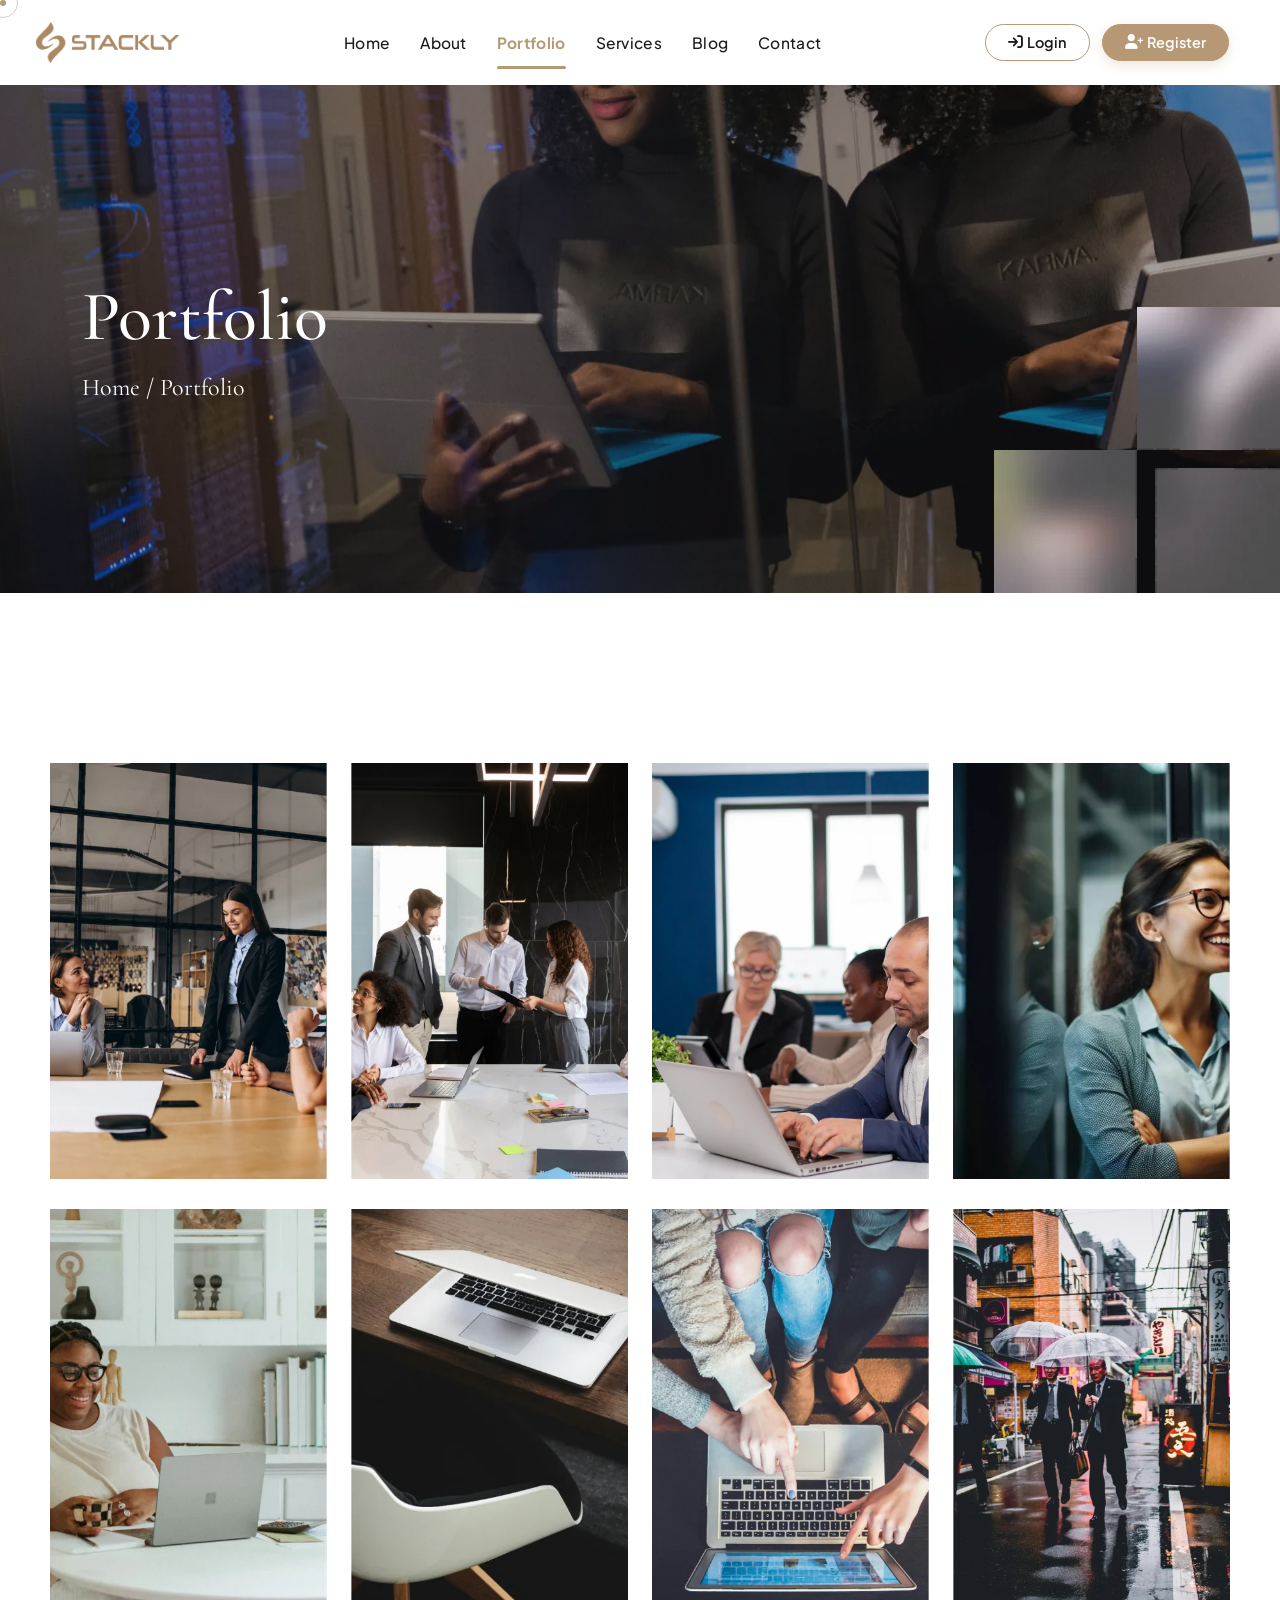
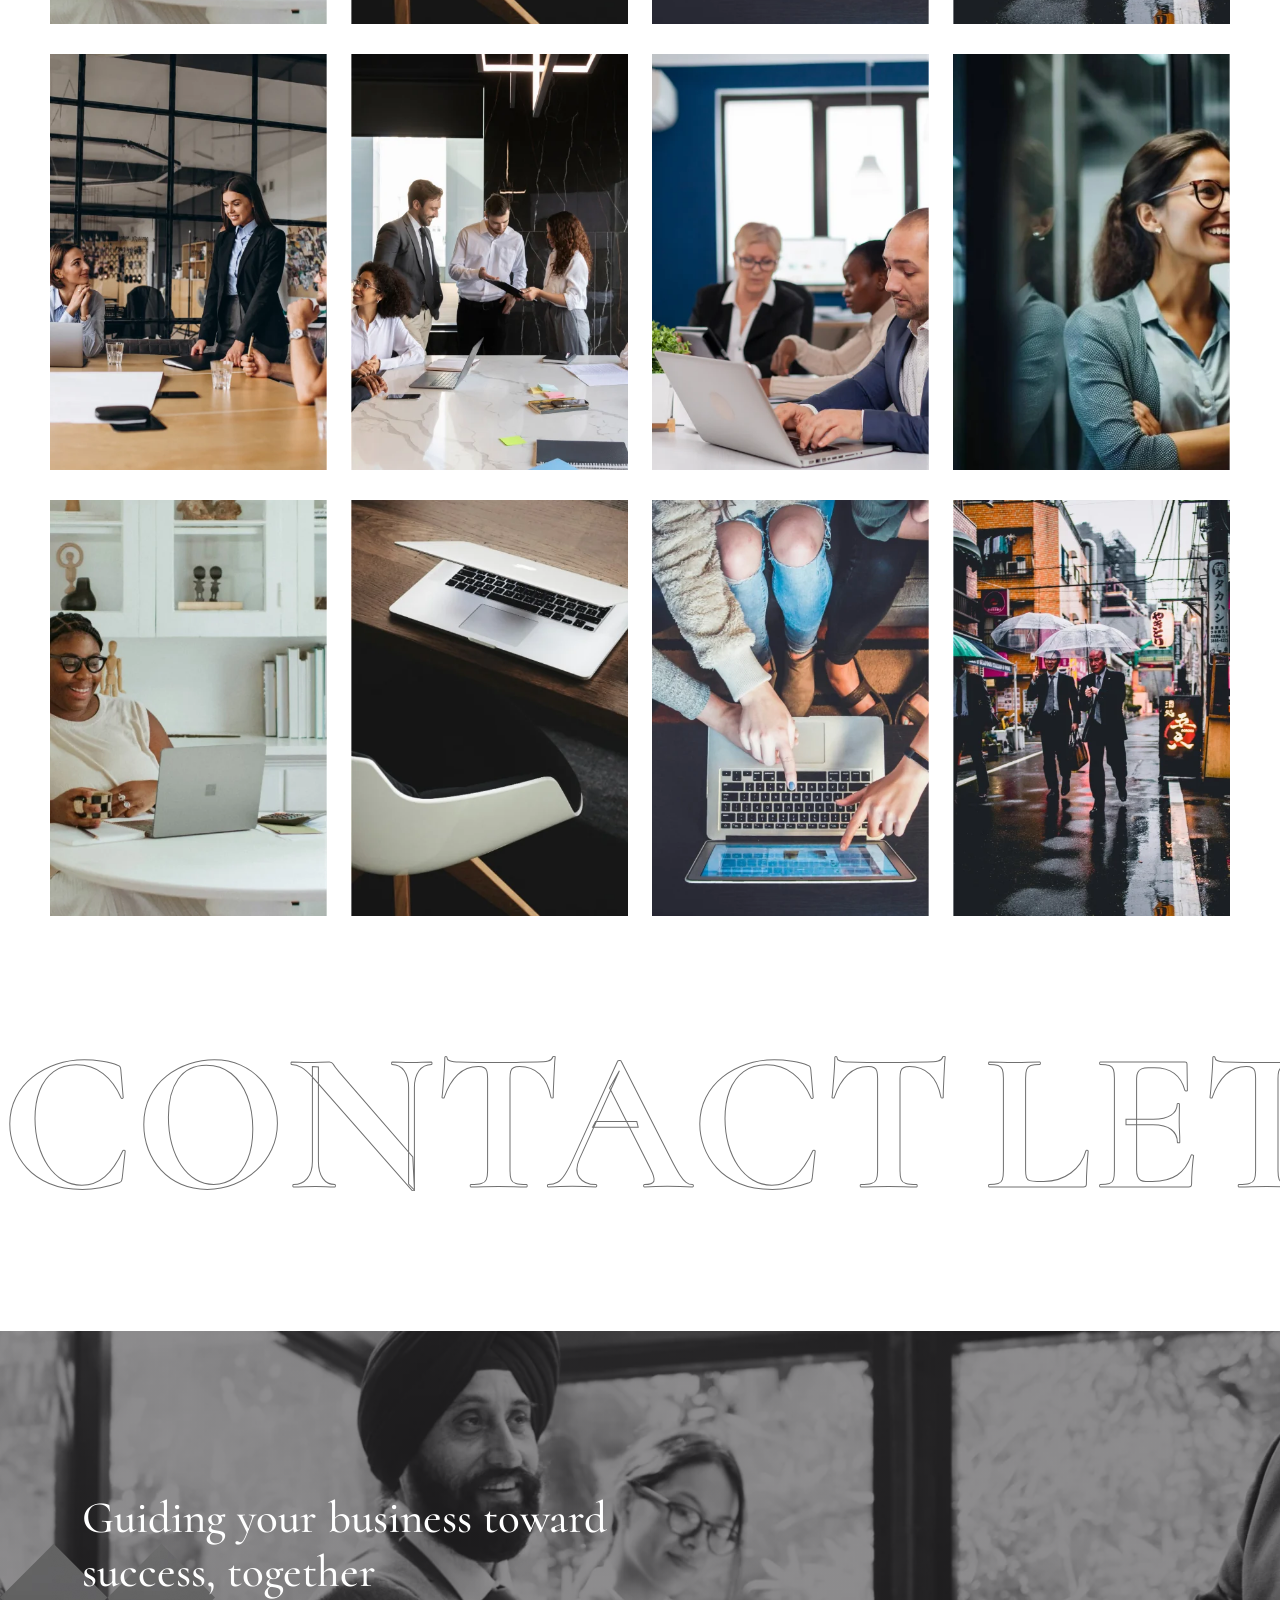
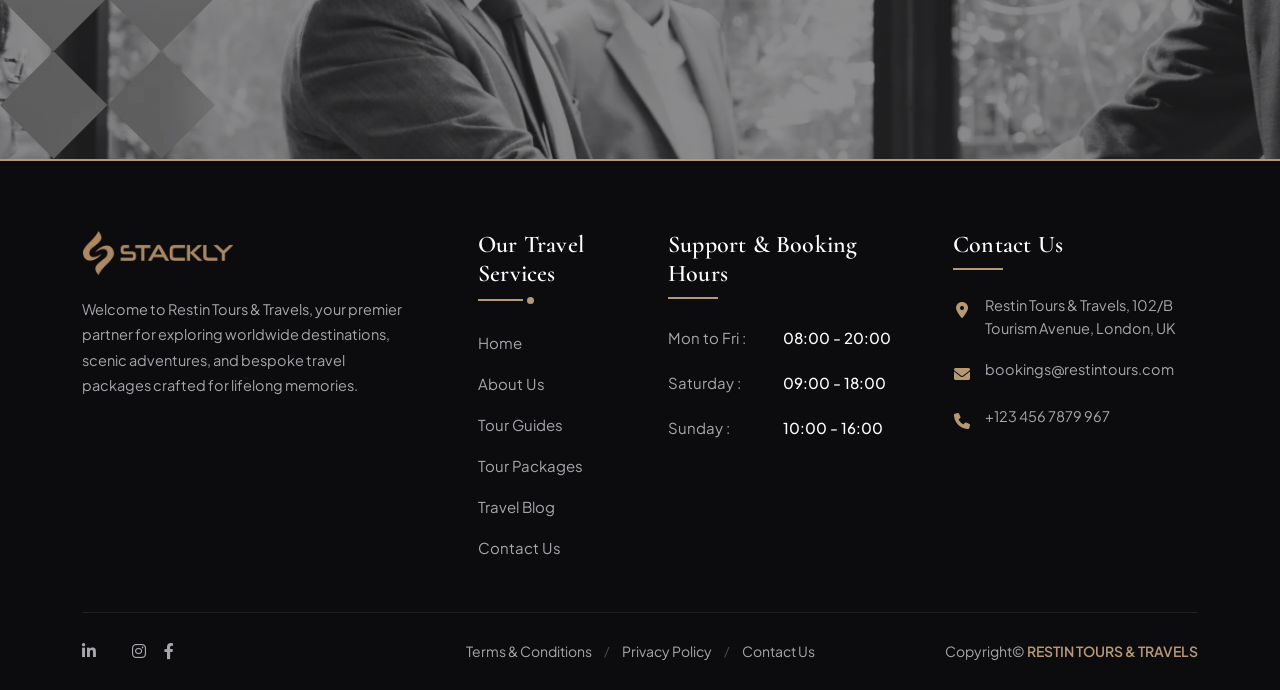
<file: portfolio.html>
<!DOCTYPE html>
<html lang="en">
    <!--<< Header Area >>-->
    <head>
        <!-- ========== Meta Tags ========== -->
        <meta charset="UTF-8">
        <meta http-equiv="X-UA-Compatible" content="IE=edge">
        <meta name="viewport" content="width=device-width, initial-scale=1">
        <meta name="author" content="Valorwide">
        <meta name="description" content="Axispro Business & corporate agency HTML template">
        <!-- ======== Page title ============ -->
        <title>Portfolio - Stackly Business & corporate agency HTML template</title>
        <!--<< Favcion >>-->
        <link rel="shortcut icon" href="images/favicon.svg">
        <!--<< Bootstrap min.css >>-->
        <link rel="stylesheet" href="css/bootstrap.min.css">
        <!--<< All Min Css >>-->
        <link rel="stylesheet" href="css/all.min.css">
        <!--<< Animate.css >>-->
        <link rel="stylesheet" href="css/animate.css">
        <!--<< Magnific Popup.css >>-->
        <link rel="stylesheet" href="css/magnific-popup.css">
        <!--<< MeanMenu.css >>-->
        <link rel="stylesheet" href="css/meanmenu.css">
        <!--<< Swiper Bundle.css >>-->
        <link rel="stylesheet" href="css/swiper-bundle.min.css">
        <!--<< Nice Select.css >>-->
        <link rel="stylesheet" href="css/nice-select.css">
        <!--<< Main.css >>-->
        <link rel="stylesheet" href="css/main.css">
    </head>
    <body class="body-bg">

        <!-- Preloader Start -->
       <div id="preloader" class="preloader">
        <div class="animation-preloader">
            <div class="spinner">                
            </div>
            <div class="txt-loading">
                <span data-text-preloader="S" class="letters-loading">
                    S
                </span>
                <span data-text-preloader="T" class="letters-loading">
                    T
                </span>
                <span data-text-preloader="A" class="letters-loading">
                    A
                </span>
                <span data-text-preloader="C" class="letters-loading">
                    C
                </span>
                <span data-text-preloader="K" class="letters-loading">
                    K
                </span>
                <span data-text-preloader="L" class="letters-loading">
                    L
                </span>
                <span data-text-preloader="Y" class="letters-loading">
                    Y
                </span>
            </div>
            <p class="text-center">Loading</p>
        </div>
        <div class="loader">
            <div class="row">
                <div class="col-3 loader-section section-left">
                    <div class="bg"></div>
                </div>
                <div class="col-3 loader-section section-left">
                    <div class="bg"></div>
                </div>
                <div class="col-3 loader-section section-right">
                    <div class="bg"></div>
                </div>
                <div class="col-3 loader-section section-right">
                    <div class="bg"></div>
                </div>
            </div>
        </div>
       </div>

        <!--<< Mouse Cursor Start >>-->  
        <div class="mouse-cursor cursor-outer"></div>
        <div class="mouse-cursor cursor-inner"></div>

        <!-- Back To Top start -->
        <button id="back-top" class="back-to-top">
            <i class="fa-regular fa-arrow-up"></i>
        </button>

        <!-- Offcanvas Area Start -->
        <div class="fix-area">
            <div class="offcanvas__info">
                <div class="offcanvas__wrapper">
                    <div class="offcanvas__content">
                        <div class="offcanvas__top mb-5 d-flex justify-content-between align-items-center">
                            <div class="offcanvas__logo">
                                <a href="index.html">
                                    <img src="images/stackly-logo.webp" alt="Stackly Logo">
                                </a>
                            </div>
                            <div class="offcanvas__close">
                                <button>
                                <i class="fas fa-times"></i>
                                </button>
                            </div>
                        </div>
                        <p class="text d-none d-xl-block">
                            Nullam dignissim, ante scelerisque the  is euismod fermentum odio sem semper the is erat, a feugiat leo urna eget eros. Duis Aenean a imperdiet risus.
                        </p>
                        <div class="mobile-menu fix mb-3"></div>
                        <div class="offcanvas__contact">
                            <h4>Contact Info</h4>
                            <ul>
                                <li class="d-flex align-items-center">
                                    <div class="offcanvas__contact-icon">
                                        <i class="fal fa-map-marker-alt"></i>
                                    </div>
                                    <div class="offcanvas__contact-text">
                                        <a target="_blank" href="#">Main Street, Melbourne, Australia</a>
                                    </div>
                                </li>
                                <li class="d-flex align-items-center">
                                    <div class="offcanvas__contact-icon mr-15">
                                        <i class="fal fa-envelope"></i>
                                    </div>
                                    <div class="offcanvas__contact-text">
                                        <a href="mailto:info@example.com"><span class="mailto:info@example.com">info@example.com</span></a>
                                    </div>
                                </li>
                                <li class="d-flex align-items-center">
                                    <div class="offcanvas__contact-icon mr-15">
                                        <i class="fal fa-clock"></i>
                                    </div>
                                    <div class="offcanvas__contact-text">
                                        <a target="_blank" href="#">Mod-friday, 09am -05pm</a>
                                    </div>
                                </li>
                                <li class="d-flex align-items-center">
                                    <div class="offcanvas__contact-icon mr-15">
                                        <i class="far fa-phone"></i>
                                    </div>
                                    <div class="offcanvas__contact-text">
                                        <a href="tel:+11002345909">+11002345909</a>
                                    </div>
                                </li>
                            </ul>
                            <div class="header-button mt-4">
                                <a class="theme-btn" href="contact.html">Get Started</a>
                            </div>
                            <div class="offcanvas-auth mt-4 pt-3 border-top">
                                <div class="auth-guest">
                                    <a href="login.html" class="theme-btn w-100 mb-2 text-center" style="padding: 10px 20px;"><i class="fa-solid fa-arrow-right-to-bracket me-1"></i> Login</a>
                                    <a href="register.html" class="theme-btn w-100 text-center" style="padding: 10px 20px; background: transparent; border: 1px solid var(--theme);"><i class="fa-solid fa-user-plus me-1"></i> Register</a>
                                </div>
                                <div class="auth-user d-none">
                                    <div class="d-flex align-items-center justify-content-between mb-3 p-2 rounded" style="background: rgba(255,255,255,0.05);">
                                        <div>
                                            <small class="text-muted d-block">Signed in as</small>
                                            <strong class="auth-user-role badge bg-warning text-dark">Role</strong>
                                        </div>
                                        <a href="#" class="btn-logout text-danger" style="font-size: 13px;"><i class="fa-solid fa-right-from-bracket"></i> Logout</a>
                                    </div>
                                    <a href="#" class="theme-btn btn-goto-dashboard w-100 text-center" style="padding: 12px 20px;"><i class="fa-solid fa-gauge me-1"></i> Go to Dashboard</a>
                                </div>
                            </div>
                            <div class="social-icon d-flex align-items-center">
                                <a href="#"><i class="fab fa-facebook-f"></i></a>
                                <a href="#"><i class="fab fa-twitter"></i></a>
                                <a href="#"><i class="fab fa-youtube"></i></a>
                                <a href="#"><i class="fab fa-linkedin-in"></i></a>
                            </div>
                        </div>
                    </div>
                </div>
            </div>
        </div>
        <div class="offcanvas__overlay"></div>

        <!-- Header Section Start -->
        <header class="header-section-2">
            <div class="header-top-section">
                <div class="container-fluid">
                    <div class="header-top-wrapper">
                        <div class="top-left">
                            <div class="top-logo">
                                <a href="index.html">
                                    <img src="images/stackly-logo.webp" alt="Stackly Logo">
                                </a>
                            </div>
                            <ul>
                                <li>
                                    <div class="icon">
                                        <i class="fa-solid fa-location-dot"></i>
                                    </div>
                                    <div class="content">
                                        <p>
                                            2972 Westheimer Rd. Santa Ana, <br> Illinois 85486 
                                        </p>
                                    </div>
                                </li>
                                <li>
                                    <div class="icon">
                                        <i class="fa-solid fa-paper-plane"></i>
                                    </div>
                                    <div class="content">
                                        <p>
                                            Email our Experts:
                                        </p>
                                        <p><a href="404.html">info@example.com</a></p>
                                    </div>
                                </li>
                            </ul>
                        </div>
                        <div class="top-right">
                            <ul>
                                <li>
                                    <a href="404.html">Fb.</a>
                                    <a href="404.html">X.</a>
                                    <a href="404.html">Ins.</a>
                                    <a href="404.html">Lin.</a>
                                </li>
                            </ul>
                            <a class="theme-btn" href="404.html">Plan With Us</a>
                        </div>
                    </div>
                </div>
            </div>
            <div id="header-sticky" class="header-2">
                <div class="container-fluid">
                    <div class="mega-menu-wrapper">
                        <div class="header-main">
                            <div class="logo">
                                <a class='header-logo' href="index.html">
                                    <img src="images/stackly-logo.webp" alt="Stackly Logo">
                                </a>
                            </div>
                            <div class="mean__menu-wrapper">
                                <div class="main-menu">
                                    <nav id="mobile-menu">
                                        <ul>
                                            <li class="">
                                                <a href="index.html">Home</a>
                                            </li>
                                            <li class="">
                                                <a href="about.html">About</a>
                                            </li>
                                            <li class="active">
                                                <a href="portfolio.html">Portfolio</a>
                                            </li>
                                            <li class="">
                                                <a href="service.html">Services</a>
                                            </li>
                                            <li class="">
                                                <a href="blog.html">Blog</a>
                                            </li>
                                            <li class="">
                                                <a href="contact.html">Contact</a>
                                            </li>
                                        </ul>
                                    </nav>
                                </div>
                            </div>
                            <div class="header-right d-flex justify-content-end align-items-center">
                                <div class="header-auth-buttons d-flex align-items-center">
                                    <div class="auth-guest d-flex align-items-center">
                                        <a href="login.html" class="nav-btn-login"><i class="fa-solid fa-arrow-right-to-bracket me-1"></i> Login</a>
                                        <a href="register.html" class="nav-btn-register"><i class="fa-solid fa-user-plus me-1"></i> Register</a>
                                    </div>
                                    <div class="auth-user d-none align-items-center">
                                        <a href="#" class="nav-btn-dashboard btn-goto-dashboard"><i class="fa-solid fa-gauge me-1"></i> Dashboard</a>
                                        <a href="#" class="nav-btn-logout btn-logout" title="Logout"><i class="fa-solid fa-right-from-bracket me-1"></i> Logout</a>
                                    </div>
                                </div>
                                <div class="header-right-bar">
                                    <div class="header__hamburger d-xl-none my-auto">
                                        <div class="sidebar__toggle">
                                            <i class="fa-regular fa-bars-staggered"></i>
                                        </div>
                                    </div>
                                </div>
                            </div>
                        </div>
                    </div>
                </div>
            </div>
        </header>
        
        
        </div>

        <!-- Breadcrumb section start -->
        <section class="Breadcrumb-wrapper bg-cover" style="background-image:url(images/portfolio-breadcrumb.webp);">
            <div class="box-shape">
                <img src="images/box-shape.webp" alt="img">
            </div>
            <div class="container">
                <div class="page-heading">
                    <h2>Portfolio</h2>
                    <h4>
                        <a href="index.html">Home</a> / Portfolio
                    </h4>
                </div>
            </div>
        </section>

         <!-- Project Section Start -->
         <section class="project-section-3 fix section-padding">
            <div class="container-fluid">
                <div class="row">
                    <div class="col-xl-3 col-lg-6 col-md-6 wow fadeInUp" data-wow-delay=".2s">
                        <div class="project-card-items-2">
                            <div class="project-image">
                                <img src="images/project/01.webp" alt="img">
                                <div class="project-content">
                                    <h4>
                                        <a href="404.html">Navigating your business <br> to success</a>
                                    </h4>
                                    <span></span>
                                    <p>
                                        Company Axispro, a leading provider of <br>
                                            innovative tech solutions.
                                    </p>
                                    <a class='icon' href="404.html">
                                        <i class="fa-light fa-arrow-right-long"></i>
                                    </a>
                                </div>
                            </div>
                        </div>
                    </div>
                    <div class="col-xl-3 col-lg-6 col-md-6 wow fadeInUp" data-wow-delay=".4s">
                        <div class="project-card-items-2">
                            <div class="project-image">
                                <img src="images/project/02.webp" alt="img">
                                <div class="project-content">
                                    <h4>
                                        <a href="404.html">Navigating your business <br> to success</a>
                                    </h4>
                                    <span></span>
                                    <p>
                                        Company Axispro, a leading provider of <br>
                                            innovative tech solutions.
                                    </p>
                                    <a class='icon' href="404.html">
                                        <i class="fa-light fa-arrow-right-long"></i>
                                    </a>
                                </div>
                            </div>
                        </div>
                    </div>
                    <div class="col-xl-3 col-lg-6 col-md-6 wow fadeInUp" data-wow-delay=".6s">
                        <div class="project-card-items-2">
                            <div class="project-image">
                                <img src="images/project/03.webp" alt="img">
                                <div class="project-content">
                                    <h4>
                                        <a href="404.html">Navigating your business <br> to success</a>
                                    </h4>
                                    <span></span>
                                    <p>
                                        Company Axispro, a leading provider of <br>
                                            innovative tech solutions.
                                    </p>
                                    <a class='icon' href="404.html">
                                        <i class="fa-light fa-arrow-right-long"></i>
                                    </a>
                                </div>
                            </div>
                        </div>
                    </div>
                    <div class="col-xl-3 col-lg-6 col-md-6 wow fadeInUp" data-wow-delay=".8s">
                        <div class="project-card-items-2">
                            <div class="project-image">
                                <img src="images/project/04.webp" alt="img">
                                <div class="project-content">
                                    <h4>
                                        <a href="404.html">Navigating your business <br> to success</a>
                                    </h4>
                                    <span></span>
                                    <p>
                                        Company Axispro, a leading provider of <br>
                                            innovative tech solutions.
                                    </p>
                                    <a class='icon' href="404.html">
                                        <i class="fa-light fa-arrow-right-long"></i>
                                    </a>
                                </div>
                            </div>
                        </div>
                    </div>
                    <div class="col-xl-3 col-lg-6 col-md-6 wow fadeInUp" data-wow-delay=".2s">
                        <div class="project-card-items-2">
                            <div class="project-image">
                                <img src="images/project/05.webp" alt="img">
                                <div class="project-content">
                                    <h4>
                                        <a href="404.html">Navigating your business <br> to success</a>
                                    </h4>
                                    <span></span>
                                    <p>
                                        Company Axispro, a leading provider of <br>
                                            innovative tech solutions.
                                    </p>
                                    <a class='icon' href="404.html">
                                        <i class="fa-light fa-arrow-right-long"></i>
                                    </a>
                                </div>
                            </div>
                        </div>
                    </div>
                    <div class="col-xl-3 col-lg-6 col-md-6 wow fadeInUp" data-wow-delay=".4s">
                        <div class="project-card-items-2">
                            <div class="project-image">
                                <img src="images/project/06.webp" alt="img">
                                <div class="project-content">
                                    <h4>
                                        <a href="404.html">Navigating your business <br> to success</a>
                                    </h4>
                                    <span></span>
                                    <p>
                                        Company Axispro, a leading provider of <br>
                                            innovative tech solutions.
                                    </p>
                                    <a class='icon' href="404.html">
                                        <i class="fa-light fa-arrow-right-long"></i>
                                    </a>
                                </div>
                            </div>
                        </div>
                    </div>
                    <div class="col-xl-3 col-lg-6 col-md-6 wow fadeInUp" data-wow-delay=".6s">
                        <div class="project-card-items-2">
                            <div class="project-image">
                                <img src="images/project/07.webp" alt="img">
                                <div class="project-content">
                                    <h4>
                                        <a href="404.html">Navigating your business <br> to success</a>
                                    </h4>
                                    <span></span>
                                    <p>
                                        Company Axispro, a leading provider of <br>
                                            innovative tech solutions.
                                    </p>
                                    <a class='icon' href="404.html">
                                        <i class="fa-light fa-arrow-right-long"></i>
                                    </a>
                                </div>
                            </div>
                        </div>
                    </div>
                    <div class="col-xl-3 col-lg-6 col-md-6 wow fadeInUp" data-wow-delay=".8s">
                        <div class="project-card-items-2">
                            <div class="project-image">
                                <img src="images/project/08.webp" alt="img">
                                <div class="project-content">
                                    <h4>
                                        <a href="404.html">Navigating your business <br> to success</a>
                                    </h4>
                                    <span></span>
                                    <p>
                                        Company Axispro, a leading provider of <br>
                                            innovative tech solutions.
                                    </p>
                                    <a class='icon' href="404.html">
                                        <i class="fa-light fa-arrow-right-long"></i>
                                    </a>
                                </div>
                            </div>
                        </div>
                    </div>
                

                    <div class="col-xl-3 col-lg-6 col-md-6 wow fadeInUp" data-wow-delay=".2s">
                        <div class="project-card-items-2">
                            <div class="project-image">
                                <img src="images/project/01.webp" alt="img">
                                <div class="project-content">
                                    <h4>
                                        <a href="404.html">Enterprise Cloud Migration <br> & Architecture</a>
                                    </h4>
                                    <span></span>
                                    <p>Accelerating digital infrastructure with high-availability systems.</p>
                                    <a class="icon" href="404.html">
                                        <i class="fa-light fa-arrow-right-long"></i>
                                    </a>
                                </div>
                            </div>
                        </div>
                    </div>
                    <div class="col-xl-3 col-lg-6 col-md-6 wow fadeInUp" data-wow-delay=".4s">
                        <div class="project-card-items-2">
                            <div class="project-image">
                                <img src="images/project/02.webp" alt="img">
                                <div class="project-content">
                                    <h4>
                                        <a href="404.html">Global Financial Risk <br> & Audit Systems</a>
                                    </h4>
                                    <span></span>
                                    <p>Comprehensive regulatory audit and automated liquidity safeguards.</p>
                                    <a class="icon" href="404.html">
                                        <i class="fa-light fa-arrow-right-long"></i>
                                    </a>
                                </div>
                            </div>
                        </div>
                    </div>
                    <div class="col-xl-3 col-lg-6 col-md-6 wow fadeInUp" data-wow-delay=".6s">
                        <div class="project-card-items-2">
                            <div class="project-image">
                                <img src="images/project/03.webp" alt="img">
                                <div class="project-content">
                                    <h4>
                                        <a href="404.html">Corporate Rebranding <br> & Market Expansion</a>
                                    </h4>
                                    <span></span>
                                    <p>Repositioning market identity to capture high-value demographics.</p>
                                    <a class="icon" href="404.html">
                                        <i class="fa-light fa-arrow-right-long"></i>
                                    </a>
                                </div>
                            </div>
                        </div>
                    </div>
                    <div class="col-xl-3 col-lg-6 col-md-6 wow fadeInUp" data-wow-delay=".8s">
                        <div class="project-card-items-2">
                            <div class="project-image">
                                <img src="images/project/04.webp" alt="img">
                                <div class="project-content">
                                    <h4>
                                        <a href="404.html">Automated Supply Chain <br> Optimization</a>
                                    </h4>
                                    <span></span>
                                    <p>Streamlining international logistics with AI demand forecasting.</p>
                                    <a class="icon" href="404.html">
                                        <i class="fa-light fa-arrow-right-long"></i>
                                    </a>
                                </div>
                            </div>
                        </div>
                    </div>
                    <div class="col-xl-3 col-lg-6 col-md-6 wow fadeInUp" data-wow-delay=".2s">
                        <div class="project-card-items-2">
                            <div class="project-image">
                                <img src="images/project/05.webp" alt="img">
                                <div class="project-content">
                                    <h4>
                                        <a href="404.html">Strategic Investment & <br> Wealth Management</a>
                                    </h4>
                                    <span></span>
                                    <p>Diversifying capital allocations for consistent cross-market returns.</p>
                                    <a class="icon" href="404.html">
                                        <i class="fa-light fa-arrow-right-long"></i>
                                    </a>
                                </div>
                            </div>
                        </div>
                    </div>
                    <div class="col-xl-3 col-lg-6 col-md-6 wow fadeInUp" data-wow-delay=".4s">
                        <div class="project-card-items-2">
                            <div class="project-image">
                                <img src="images/project/06.webp" alt="img">
                                <div class="project-content">
                                    <h4>
                                        <a href="404.html">AI-Powered Customer <br> Experience Platform</a>
                                    </h4>
                                    <span></span>
                                    <p>Driving retention through predictive engagement & personalization.</p>
                                    <a class="icon" href="404.html">
                                        <i class="fa-light fa-arrow-right-long"></i>
                                    </a>
                                </div>
                            </div>
                        </div>
                    </div>
                    <div class="col-xl-3 col-lg-6 col-md-6 wow fadeInUp" data-wow-delay=".6s">
                        <div class="project-card-items-2">
                            <div class="project-image">
                                <img src="images/project/07.webp" alt="img">
                                <div class="project-content">
                                    <h4>
                                        <a href="404.html">Cybersecurity & Cloud <br> Modernization</a>
                                    </h4>
                                    <span></span>
                                    <p>Zero-trust defense architecture protecting sensitive assets.</p>
                                    <a class="icon" href="404.html">
                                        <i class="fa-light fa-arrow-right-long"></i>
                                    </a>
                                </div>
                            </div>
                        </div>
                    </div>
                    <div class="col-xl-3 col-lg-6 col-md-6 wow fadeInUp" data-wow-delay=".8s">
                        <div class="project-card-items-2">
                            <div class="project-image">
                                <img src="images/project/08.webp" alt="img">
                                <div class="project-content">
                                    <h4>
                                        <a href="404.html">Omnichannel Retail <br> Growth & Strategy</a>
                                    </h4>
                                    <span></span>
                                    <p>Synchronizing offline and digital channels for maximum GMV.</p>
                                    <a class="icon" href="404.html">
                                        <i class="fa-light fa-arrow-right-long"></i>
                                    </a>
                                </div>
                            </div>
                        </div>
                    </div>

</div>
            </div>
        </section>

        <!-- Marquee Section Start -->
        <div class="marquee-section section-padding fix pt-0">
            <div class="mycustom-marque">
                <div class="scrolling-wrap gap-100">
                    <div class="comm">
                        <div class="cmn-textslide textitalick text-custom-storke">contact</div>
                        <div class="cmn-textslide textitalick text-custom-storke">let’s </div>
                        <div class="cmn-textslide textitalick text-custom-storke">contact </div>
                    </div>
                    <div class="comm">
                        <div class="cmn-textslide textitalick text-custom-storke">contact</div>
                        <div class="cmn-textslide textitalick text-custom-storke">let’s </div>
                        <div class="cmn-textslide textitalick text-custom-storke">contact </div>
                    </div>
                    <div class="comm">
                        <div class="cmn-textslide textitalick text-custom-storke">contact</div>
                        <div class="cmn-textslide textitalick text-custom-storke">let’s </div>
                        <div class="cmn-textslide textitalick text-custom-storke">contact </div>
                    </div>
                </div>
            </div>
        </div>

         <!-- Cta Section Start -->
         <div class="cta-section bg-cover" style="background-image: url('images/cta-bg.webp');">
            <div class="cta-shape">
                <img src="images/cta-shape.webp" alt="img">
            </div>
            <div class="container">
                <div class="cta-wrapper">
                    <div class="row">
                        <div class="col-lg-6">
                            <div class="cta-content wow fadeInUp" data-wow-delay=".3s">
                                <h2>
                                    Guiding your business toward success, together
                                </h2>
                            </div>
                        </div>
                    </div>
                </div>
            </div>
        </div>

        <!-- Footer Section Start -->
        <footer class="footer-section footer-model-custom">
            <div class="container">
                <div class="footer-widget-wrapper">
                    <div class="row g-4">
                        <!-- Col 1: Brand Info -->
                        <div class="col-xl-4 col-lg-4 col-md-6 wow fadeInUp" data-wow-delay=".2s">
                            <div class="footer-brand-box">
                                <a href="index.html" class="footer-logo">
                                    <img src="images/stackly-logo.webp" alt="Stackly Logo">
                                </a>
                                <p class="footer-desc">
                                    Welcome to Restin Tours & Travels, your premier partner for exploring worldwide destinations, scenic adventures, and bespoke travel packages crafted for lifelong memories.
                                </p>
                            </div>
                        </div>

                        <!-- Col 2: Services / Links -->
                        <div class="col-xl-2 col-lg-2 col-md-6 col-sm-6 wow fadeInUp" data-wow-delay=".4s">
                            <div class="footer-widget-box ps-xl-3">
                                <h4 class="footer-widget-title">Our Travel Services</h4>
                                <div class="footer-title-divider">
                                    <span class="line"></span>
                                    <span class="dot"></span>
                                </div>
                                <ul class="footer-nav-list">
                                    <li><a href="index.html">Home</a></li>
                                    <li><a href="about.html">About Us</a></li>
                                    <li><a href="service.html">Tour Guides</a></li>
                                    <li><a href="portfolio.html">Tour Packages</a></li>
                                    <li><a href="blog.html">Travel Blog</a></li>
                                    <li><a href="contact.html">Contact Us</a></li>
                                </ul>
                            </div>
                        </div>

                        <!-- Col 3: Support & Booking Hours -->
                        <div class="col-xl-3 col-lg-3 col-md-6 col-sm-6 wow fadeInUp" data-wow-delay=".6s">
                            <div class="footer-widget-box ps-xl-3">
                                <h4 class="footer-widget-title">Support & Booking Hours</h4>
                                <div class="footer-title-divider line-only">
                                    <span class="line"></span>
                                </div>
                                <ul class="footer-hours-list">
                                    <li>
                                        <span class="day">Mon to Fri :</span>
                                        <span class="time">08:00 - 20:00</span>
                                    </li>
                                    <li>
                                        <span class="day">Saturday :</span>
                                        <span class="time">09:00 - 18:00</span>
                                    </li>
                                    <li>
                                        <span class="day">Sunday :</span>
                                        <span class="time">10:00 - 16:00</span>
                                    </li>
                                </ul>
                            </div>
                        </div>

                        <!-- Col 4: Contact Us -->
                        <div class="col-xl-3 col-lg-3 col-md-6 wow fadeInUp" data-wow-delay=".8s">
                            <div class="footer-widget-box ps-xl-3">
                                <h4 class="footer-widget-title">Contact Us</h4>
                                <div class="footer-title-divider line-only">
                                    <span class="line"></span>
                                </div>
                                <ul class="footer-contact-list">
                                    <li>
                                        <div class="icon"><a href="404.html" title="Location"><i class="fa-solid fa-location-dot"></i></a></div>
                                        <div class="text"><a href="404.html">Restin Tours & Travels, 102/B Tourism Avenue, London, UK</a></div>
                                    </li>
                                    <li>
                                        <div class="icon"><a href="404.html" title="Email"><i class="fa-solid fa-envelope"></i></a></div>
                                        <div class="text"><a href="404.html">bookings@restintours.com</a></div>
                                    </li>
                                    <li>
                                        <div class="icon"><a href="404.html" title="Phone"><i class="fa-solid fa-phone"></i></a></div>
                                        <div class="text"><a href="404.html">+123 456 7879 967</a></div>
                                    </li>
                                </ul>
                            </div>
                        </div>
                    </div>
                </div>

                <!-- Footer Bottom -->
                <div class="footer-bottom-bar">
                    <div class="row align-items-center">
                        <div class="col-lg-3 col-md-12 text-center text-lg-start mb-3 mb-lg-0">
                            <div class="footer-social-icons">
                                <a href="404.html" aria-label="LinkedIn"><i class="fa-brands fa-linkedin-in"></i></a>
                                <a href="404.html" aria-label="X (Twitter)"><i class="fa-brands fa-x-twitter"></i></a>
                                <a href="404.html" aria-label="Instagram"><i class="fa-brands fa-instagram"></i></a>
                                <a href="404.html" aria-label="Facebook"><i class="fa-brands fa-facebook-f"></i></a>
                            </div>
                        </div>
                        <div class="col-lg-6 col-md-12 text-center mb-3 mb-lg-0">
                            <div class="footer-legal-links">
                                <a href="contact.html">Terms & Conditions</a>
                                <span class="sep">/</span>
                                <a href="contact.html">Privacy Policy</a>
                                <span class="sep">/</span>
                                <a href="contact.html">Contact Us</a>
                            </div>
                        </div>
                        <div class="col-lg-3 col-md-12 text-center text-lg-end">
                            <p class="footer-copyright-text">
                                Copyright© <span class="brand-name">RESTIN TOURS & TRAVELS</span>
                            </p>
                        </div>
                    </div>
                </div>
            </div>
        </footer>

        <!--<< All JS Plugins >>-->
        <script src="js/jquery-3.7.1.min.js"></script>
        <!--<< Viewport Js >>-->
        <script src="js/viewport.jquery.js"></script>
        <!--<< Bootstrap Js >>-->
        <script src="js/bootstrap.bundle.min.js"></script>
        <!--<< Nice Select Js >>-->
        <script src="js/jquery.nice-select.min.js"></script>
        <!--<< Waypoints Js >>-->
        <script src="js/jquery.waypoints.js"></script>
        <!--<< Counterup Js >>-->
        <script src="js/jquery.counterup.min.js"></script>
        <!--<< Swiper Slider Js >>-->
        <script src="js/swiper-bundle.min.js"></script>
        <!--<< MeanMenu Js >>-->
        <script src="js/jquery.meanmenu.min.js"></script>
        <!--<< Magnific Popup Js >>-->
        <script src="js/jquery.magnific-popup.min.js"></script>
        <!--<< Wow Animation Js >>-->
        <script src="js/wow.min.js"></script>
         <!--<< Circle Progress Js >>-->
         <script src="js/circle-progress.js"></script>
        <!--<< Auth.js >>-->
        <script src="js/auth.js"></script>
        <!--<< Main.js >>-->
        <script src="js/main.js"></script>
    
        <style>
            @media print {
                .wow {
                    visibility: visible !important;
                    opacity: 1 !important;
                    animation: none !important;
                }
            }
        </style>
        <script>
            // Safety fallback: Reveal wow animated elements if full-page screenshot or if WOW doesn't fire
            window.addEventListener('load', function() {
                setTimeout(function() {
                    document.querySelectorAll('.wow').forEach(function(el) {
                        if (getComputedStyle(el).visibility === 'hidden') {
                            el.style.visibility = 'visible';
                        }
                    });
                }, 1000);
            });
        </script>
    </body>
</html>
</file>
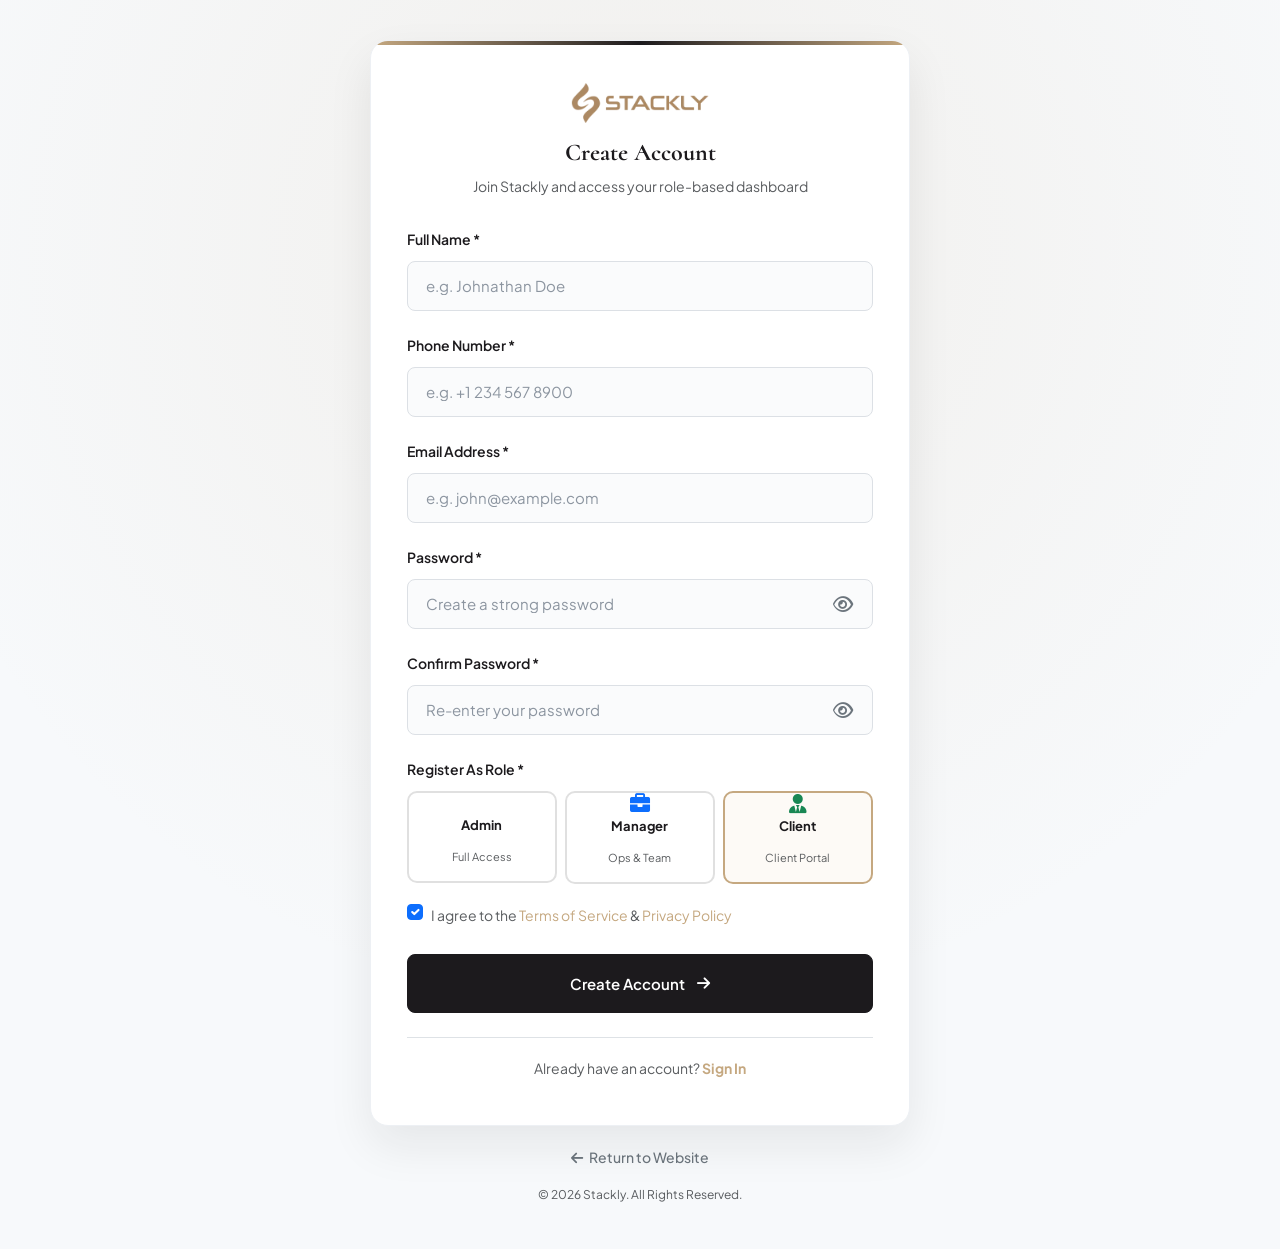
<file: register.html>
<!DOCTYPE html>
<html lang="en">
    <head>
        <meta charset="UTF-8">
        <meta http-equiv="X-UA-Compatible" content="IE=edge">
        <meta name="viewport" content="width=device-width, initial-scale=1">
        <meta name="author" content="Valorwide">
        <meta name="description" content="Stackly Business & corporate agency HTML template">
        <title>Create Account - Stackly</title>
        <!-- Favicon -->
        <link rel="shortcut icon" href="images/favicon.svg">
        <!-- Bootstrap min.css -->
        <link rel="stylesheet" href="css/bootstrap.min.css">
        <!-- FontAwesome -->
        <link rel="stylesheet" href="css/all.min.css">
        <!-- Main.css -->
        <link rel="stylesheet" href="css/main.css">
        <style>
            body.auth-page-body {
                min-height: 100vh;
                background-color: #f7f9fb;
                background-image: radial-gradient(circle at 50% 20%, rgba(197, 168, 128, 0.12) 0%, transparent 65%);
                display: flex;
                flex-direction: column;
                justify-content: center;
                align-items: center;
                padding: 40px 20px;
                margin: 0;
                font-family: "Plus Jakarta Sans", sans-serif;
                color: #1C1A1D;
            }
            .auth-container {
                max-width: 540px;
                width: 100%;
            }
            .auth-card {
                background: #ffffff;
                border-radius: 18px;
                box-shadow: 0 20px 45px rgba(28, 26, 29, 0.08);
                padding: 42px 36px;
                border: 1px solid #edf0f4;
                position: relative;
                overflow: hidden;
            }
            .auth-card::before {
                content: "";
                position: absolute;
                top: 0;
                left: 0;
                right: 0;
                height: 4px;
                background: linear-gradient(90deg, #C5A880, #1C1A1D, #C5A880);
            }
            .auth-form-label {
                font-weight: 600;
                font-size: 14px;
                margin-bottom: 7px;
                color: #1C1A1D;
                display: block;
            }
            .auth-input-group {
                position: relative;
                margin-bottom: 20px;
            }
            .auth-input-group input, .auth-input-group select {
                width: 100%;
                height: 50px;
                padding: 12px 48px 12px 18px;
                border: 1px solid #dce0e5;
                border-radius: 8px;
                font-size: 15px;
                transition: all 0.3s;
                background-color: #fafbfc;
                color: #1C1A1D !important;
                -webkit-text-fill-color: #1C1A1D !important;
                caret-color: #1C1A1D !important;
            }
            .auth-input-group input:focus, .auth-input-group select:focus {
                border-color: #C5A880;
                background-color: #ffffff;
                outline: none;
                box-shadow: 0 0 0 3px rgba(197, 168, 128, 0.15);
                color: #1C1A1D !important;
                -webkit-text-fill-color: #1C1A1D !important;
                caret-color: #1C1A1D !important;
            }
            .auth-input-group input::placeholder {
                color: #8c95a0 !important;
                -webkit-text-fill-color: #8c95a0 !important;
                opacity: 1;
            }
            .auth-input-group input:-webkit-autofill,
            .auth-input-group input:-webkit-autofill:hover, 
            .auth-input-group input:-webkit-autofill:focus {
                -webkit-text-fill-color: #1C1A1D !important;
                -webkit-box-shadow: 0 0 0px 1000px #f4f7fa inset !important;
            }
            .toggle-password {
                position: absolute;
                right: 16px;
                top: 50%;
                transform: translateY(-50%);
                cursor: pointer;
                color: #6c757d;
                font-size: 18px;
                padding: 4px;
                z-index: 5;
                transition: color 0.2s;
            }
            .toggle-password:hover {
                color: #C5A880;
            }
            
            .role-badge-option {
                cursor: pointer;
                border: 2px solid #e0e0e0;
                border-radius: 10px;
                padding: 10px 12px;
                text-align: center;
                transition: all 0.2s;
            }
            .role-badge-option:hover {
                border-color: #C5A880;
            }
            .role-radio:checked + .role-badge-option {
                border-color: #C5A880;
                background: #fdfaf6;
            }
            .btn-auth-submit {
                background: #1C1A1D;
                color: #ffffff;
                border: 1px solid #1C1A1D;
                border-radius: 8px;
                padding: 14px 24px;
                font-weight: 600;
                font-size: 15px;
                width: 100%;
                display: inline-flex;
                align-items: center;
                justify-content: center;
                gap: 8px;
                transition: all 0.3s;
                text-decoration: none;
                cursor: pointer;
            }
            .btn-auth-submit:hover {
                background: #C5A880;
                border-color: #C5A880;
                color: #1C1A1D;
                box-shadow: 0 8px 20px rgba(197, 168, 128, 0.3);
            }
            .auth-back-link {
                color: #6c757d;
                text-decoration: none;
                font-size: 14px;
                font-weight: 500;
                transition: color 0.2s;
            }
            .auth-back-link:hover {
                color: #1C1A1D;
            }
        </style>
    </head>
    <body class="auth-page-body">

        <div class="auth-container">
            <div class="auth-card">
                <!-- Brand Header -->
                <div class="text-center mb-4">
                    <a href="index.html" title="Back to Stackly Home">
                        <img src="images/stackly-logo.webp" alt="Stackly Logo" style="height: 40px;" class="mb-2">
                    </a>
                    <h3 class="fw-bold mt-2 mb-1" style="color: #1C1A1D; font-size: 24px;">Create Account</h3>
                    <p class="text-muted small mb-0">Join Stackly and access your role-based dashboard</p>
                </div>

                <!-- Alert Box -->
                <div id="registerAlert" class="alert d-none" role="alert"></div>

                <!-- Register Form -->
                <form id="registerForm" novalidate>
                    <!-- Full Name -->
                    <div class="mb-3">
                        <label class="auth-form-label" for="regName">Full Name *</label>
                        <div class="auth-input-group">
                            <input type="text" id="regName" placeholder="e.g. Johnathan Doe" required autocomplete="name">
                        </div>
                    </div>

                    <!-- Phone Number -->
                    <div class="mb-3">
                        <label class="auth-form-label" for="regPhone">Phone Number *</label>
                        <div class="auth-input-group">
                            <input type="tel" id="regPhone" placeholder="e.g. +1 234 567 8900" required autocomplete="tel">
                        </div>
                    </div>

                    <!-- Email Input -->
                    <div class="mb-3">
                        <label class="auth-form-label" for="regEmail">Email Address *</label>
                        <div class="auth-input-group">
                            <input type="email" id="regEmail" placeholder="e.g. john@example.com" required autocomplete="email">
                        </div>
                    </div>

                    <!-- Password Input -->
                    <div class="mb-3">
                        <label class="auth-form-label" for="regPassword">Password *</label>
                        <div class="auth-input-group">
                            <input type="password" id="regPassword" placeholder="Create a strong password" required autocomplete="new-password">
                            <i class="fa-regular fa-eye toggle-password" id="toggleRegPassword" title="Show password"></i>
                        </div>
                    </div>

                    <!-- Confirm Password -->
                    <div class="mb-3">
                        <label class="auth-form-label" for="regConfirmPassword">Confirm Password *</label>
                        <div class="auth-input-group">
                            <input type="password" id="regConfirmPassword" placeholder="Re-enter your password" required autocomplete="new-password">
                            <i class="fa-regular fa-eye toggle-password" id="toggleRegConfirmPassword" title="Show password"></i>
                        </div>
                    </div>

                    <!-- Role Selection (3 Roles) -->
                    <div class="mb-3">
                        <label class="auth-form-label">Register As Role *</label>
                        <div class="row g-2">
                            <div class="col-4">
                                <input type="radio" name="regRole" value="Admin" id="regRoleAdmin" class="role-radio d-none">
                                <label for="regRoleAdmin" class="role-badge-option w-100">
                                    <i class="fa-solid fa-shield-halved fa-lg mb-2 text-warning d-block"></i>
                                    <strong class="d-block" style="font-size: 13px;">Admin</strong>
                                    <small class="text-muted" style="font-size: 11px;">Full Access</small>
                                </label>
                            </div>
                            <div class="col-4">
                                <input type="radio" name="regRole" value="Manager" id="regRoleManager" class="role-radio d-none">
                                <label for="regRoleManager" class="role-badge-option w-100">
                                    <i class="fa-solid fa-briefcase fa-lg mb-2 text-primary d-block"></i>
                                    <strong class="d-block" style="font-size: 13px;">Manager</strong>
                                    <small class="text-muted" style="font-size: 11px;">Ops &amp; Team</small>
                                </label>
                            </div>
                            <div class="col-4">
                                <input type="radio" name="regRole" value="Client" id="regRoleClient" class="role-radio d-none" checked>
                                <label for="regRoleClient" class="role-badge-option w-100">
                                    <i class="fa-solid fa-user-tie fa-lg mb-2 text-success d-block"></i>
                                    <strong class="d-block" style="font-size: 13px;">Client</strong>
                                    <small class="text-muted" style="font-size: 11px;">Client Portal</small>
                                </label>
                            </div>
                        </div>
                    </div>

                    <div class="form-check mb-4">
                        <input class="form-check-input" type="checkbox" id="termsCheck" required checked>
                        <label class="form-check-label text-muted" for="termsCheck" style="font-size: 14px;">
                            I agree to the <a href="404.html" style="color: #C5A880; text-decoration: none;">Terms of Service</a> &amp; <a href="404.html" style="color: #C5A880; text-decoration: none;">Privacy Policy</a>
                        </label>
                    </div>

                    <!-- Submit Button -->
                    <button type="submit" class="btn-auth-submit">
                        <span>Create Account</span>
                        <i class="fa-solid fa-arrow-right ms-1"></i>
                    </button>

                    <!-- Link to Login -->
                    <div class="text-center mt-4 pt-3 border-top">
                        <p class="text-muted small mb-0">
                            Already have an account? 
                            <a href="login.html" class="fw-bold" style="color: #C5A880; text-decoration: none;">Sign In</a>
                        </p>
                    </div>
                </form>
            </div>

            <!-- Page Bottom Actions -->
            <div class="text-center mt-3">
                <a href="index.html" class="auth-back-link">
                    <i class="fa-solid fa-arrow-left me-1"></i> Return to Website
                </a>
            </div>
            <div class="text-center mt-2 text-muted" style="font-size: 12px;">
                &copy; 2026 Stackly. All Rights Reserved.
            </div>
        </div>

        <!-- Scripts -->
        <script src="js/jquery-3.7.1.min.js"></script>
        <script src="js/bootstrap.bundle.min.js"></script>
        <script src="js/auth.js"></script>
        <script src="js/main.js"></script>

        <script>
            // Register Elements
            const regPwInput = document.getElementById('regPassword');
            const toggleRegPw = document.getElementById('toggleRegPassword');
            const toggleRegConfirmPw = document.getElementById('toggleRegConfirmPassword');
            const regConfirmPwInput = document.getElementById('regConfirmPassword');
            const registerForm = document.getElementById('registerForm');
            const alertBox = document.getElementById('registerAlert');

            // Password show/hide toggle for password
            toggleRegPw.addEventListener('click', function(e) {
                e.preventDefault();
                const isPassword = regPwInput.getAttribute('type') === 'password';
                if (isPassword) {
                    regPwInput.setAttribute('type', 'text');
                    this.classList.remove('fa-eye');
                    this.classList.add('fa-eye-slash');
                    this.setAttribute('title', 'Hide password');
                } else {
                    regPwInput.setAttribute('type', 'password');
                    this.classList.remove('fa-eye-slash');
                    this.classList.add('fa-eye');
                    this.setAttribute('title', 'Show password');
                }
                regPwInput.focus();
            });

            // Password show/hide toggle for confirm password
            if (toggleRegConfirmPw && regConfirmPwInput) {
                toggleRegConfirmPw.addEventListener('click', function(e) {
                    e.preventDefault();
                    const isPassword = regConfirmPwInput.getAttribute('type') === 'password';
                    if (isPassword) {
                        regConfirmPwInput.setAttribute('type', 'text');
                        this.classList.remove('fa-eye');
                        this.classList.add('fa-eye-slash');
                        this.setAttribute('title', 'Hide password');
                    } else {
                        regConfirmPwInput.setAttribute('type', 'password');
                        this.classList.remove('fa-eye-slash');
                        this.classList.add('fa-eye');
                        this.setAttribute('title', 'Show password');
                    }
                    regConfirmPwInput.focus();
                });
            }

            

            // Form submit validation
            registerForm.addEventListener('submit', function(e) {
                e.preventDefault();
                alertBox.className = 'alert d-none';

                const name = document.getElementById('regName').value.trim();
                const phone = document.getElementById('regPhone') ? document.getElementById('regPhone').value.trim() : '';
                const email = document.getElementById('regEmail').value.trim();
                const password = regPwInput.value;
                const confirmPw = document.getElementById('regConfirmPassword').value;
                const roleRadio = document.querySelector('input[name="regRole"]:checked');
                const role = roleRadio ? roleRadio.value : 'Client';

                const nameCheck = BizlyAuth.validateName(name);
                if (!nameCheck.valid) {
                    alertBox.className = 'alert alert-danger';
                    alertBox.innerHTML = '<i class="fa-solid fa-circle-exclamation me-2"></i> ' + nameCheck.message;
                    document.getElementById('regName').focus();
                    return;
                }

                if (phone) {
                    const phoneCheck = BizlyAuth.validatePhone(phone);
                    if (!phoneCheck.valid) {
                        alertBox.className = 'alert alert-danger';
                        alertBox.innerHTML = '<i class="fa-solid fa-circle-exclamation me-2"></i> ' + phoneCheck.message;
                        document.getElementById('regPhone').focus();
                        return;
                    }
                }

                // 1. Email check
                const emailCheck = BizlyAuth.validateEmail(email);
                if (!emailCheck.valid) {
                    alertBox.className = 'alert alert-danger';
                    alertBox.innerHTML = '<i class="fa-solid fa-circle-exclamation me-2"></i> ' + emailCheck.message;
                    document.getElementById('regEmail').focus();
                    return;
                }

                // 2. Password validation
                const pwCheck = BizlyAuth.validatePassword(password);
                if (!pwCheck.valid) {
                    alertBox.className = 'alert alert-danger';
                    alertBox.innerHTML = '<i class="fa-solid fa-circle-exclamation me-2"></i> ' + pwCheck.message;
                    regPwInput.focus();
                    return;
                }

                // 3. Confirm password match
                if (password !== confirmPw) {
                    alertBox.className = 'alert alert-danger';
                    alertBox.innerHTML = '<i class="fa-solid fa-circle-exclamation me-2"></i> Passwords do not match.';
                    document.getElementById('regConfirmPassword').focus();
                    return;
                }

                // Success registration & login
                const user = BizlyAuth.register(email, password, role, name);
                alertBox.className = 'alert alert-success';
                alertBox.innerHTML = '<i class="fa-solid fa-circle-check me-2"></i> Account created! Redirecting to ' + role + ' Dashboard...';

                setTimeout(() => {
                    window.location.href = BizlyAuth.getDashboardUrl(role);
                }, 800);
            });
        </script>
    </body>
</html>
</file>
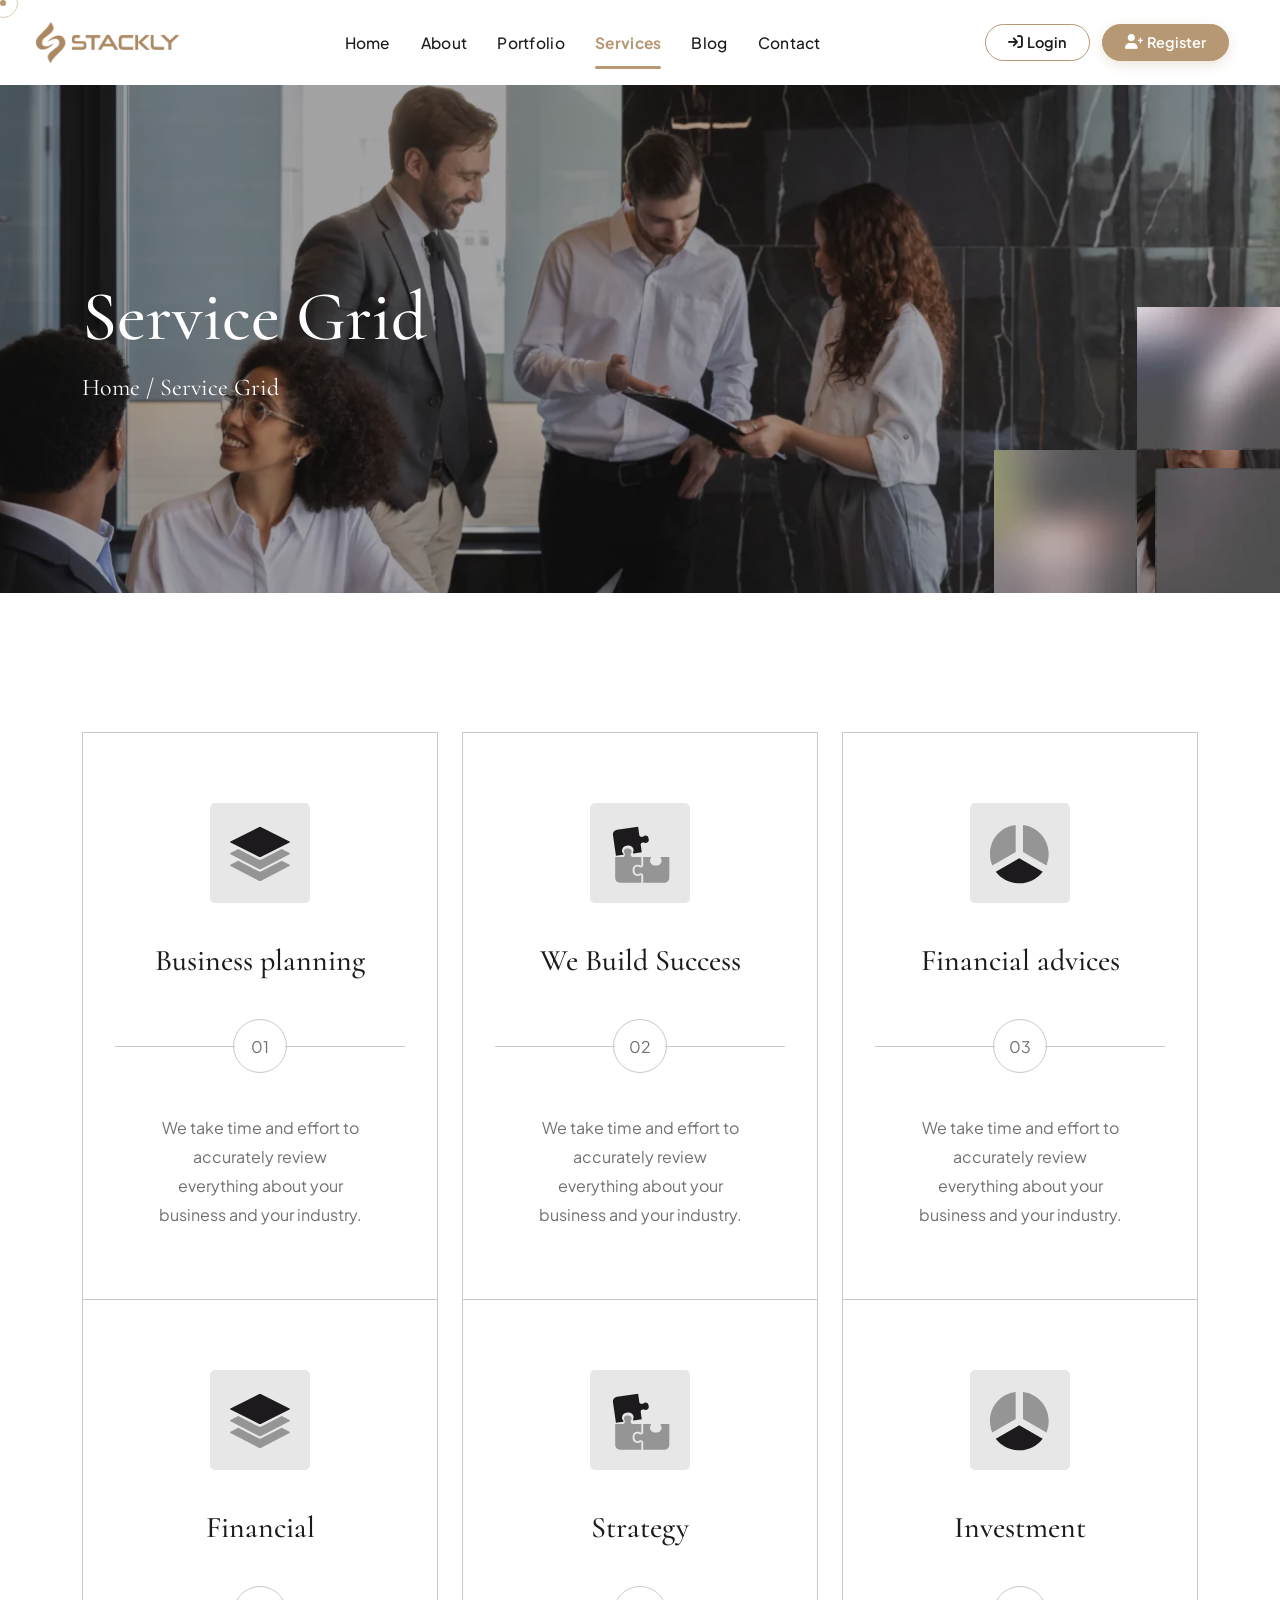
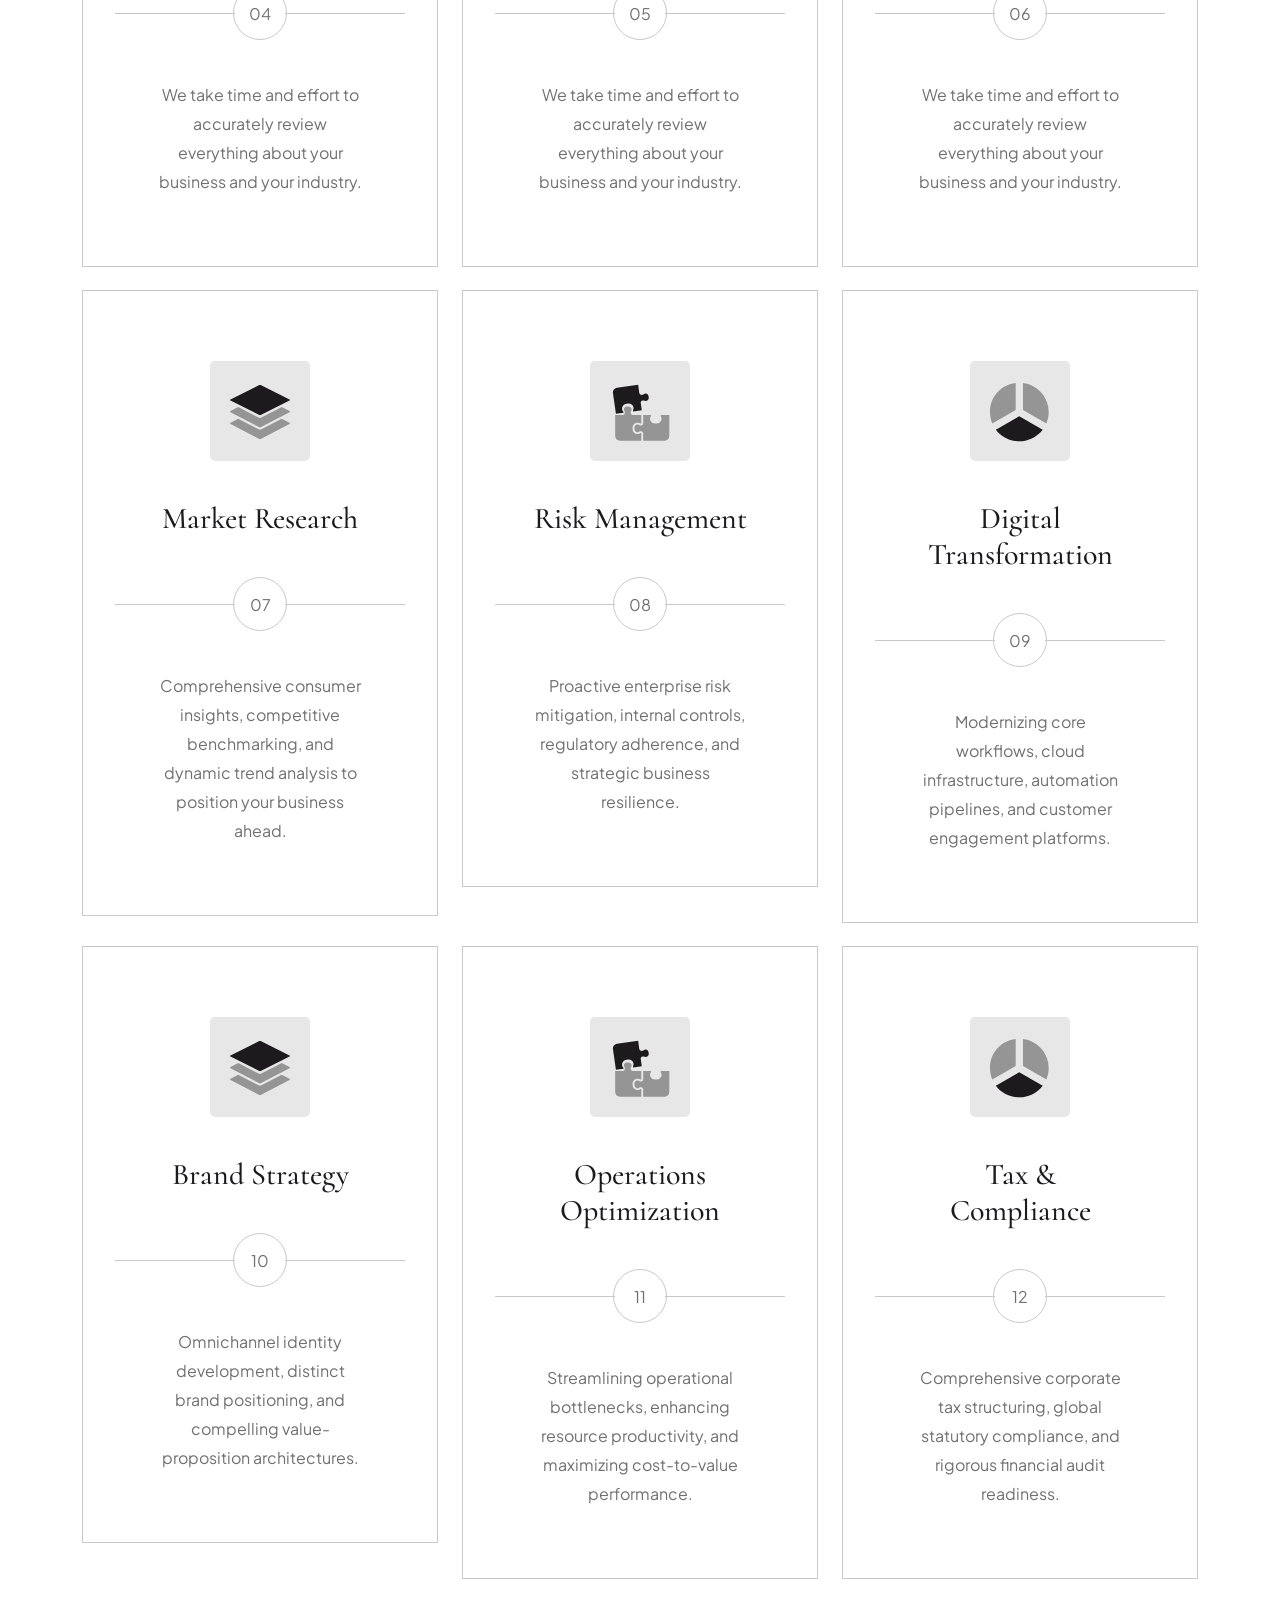
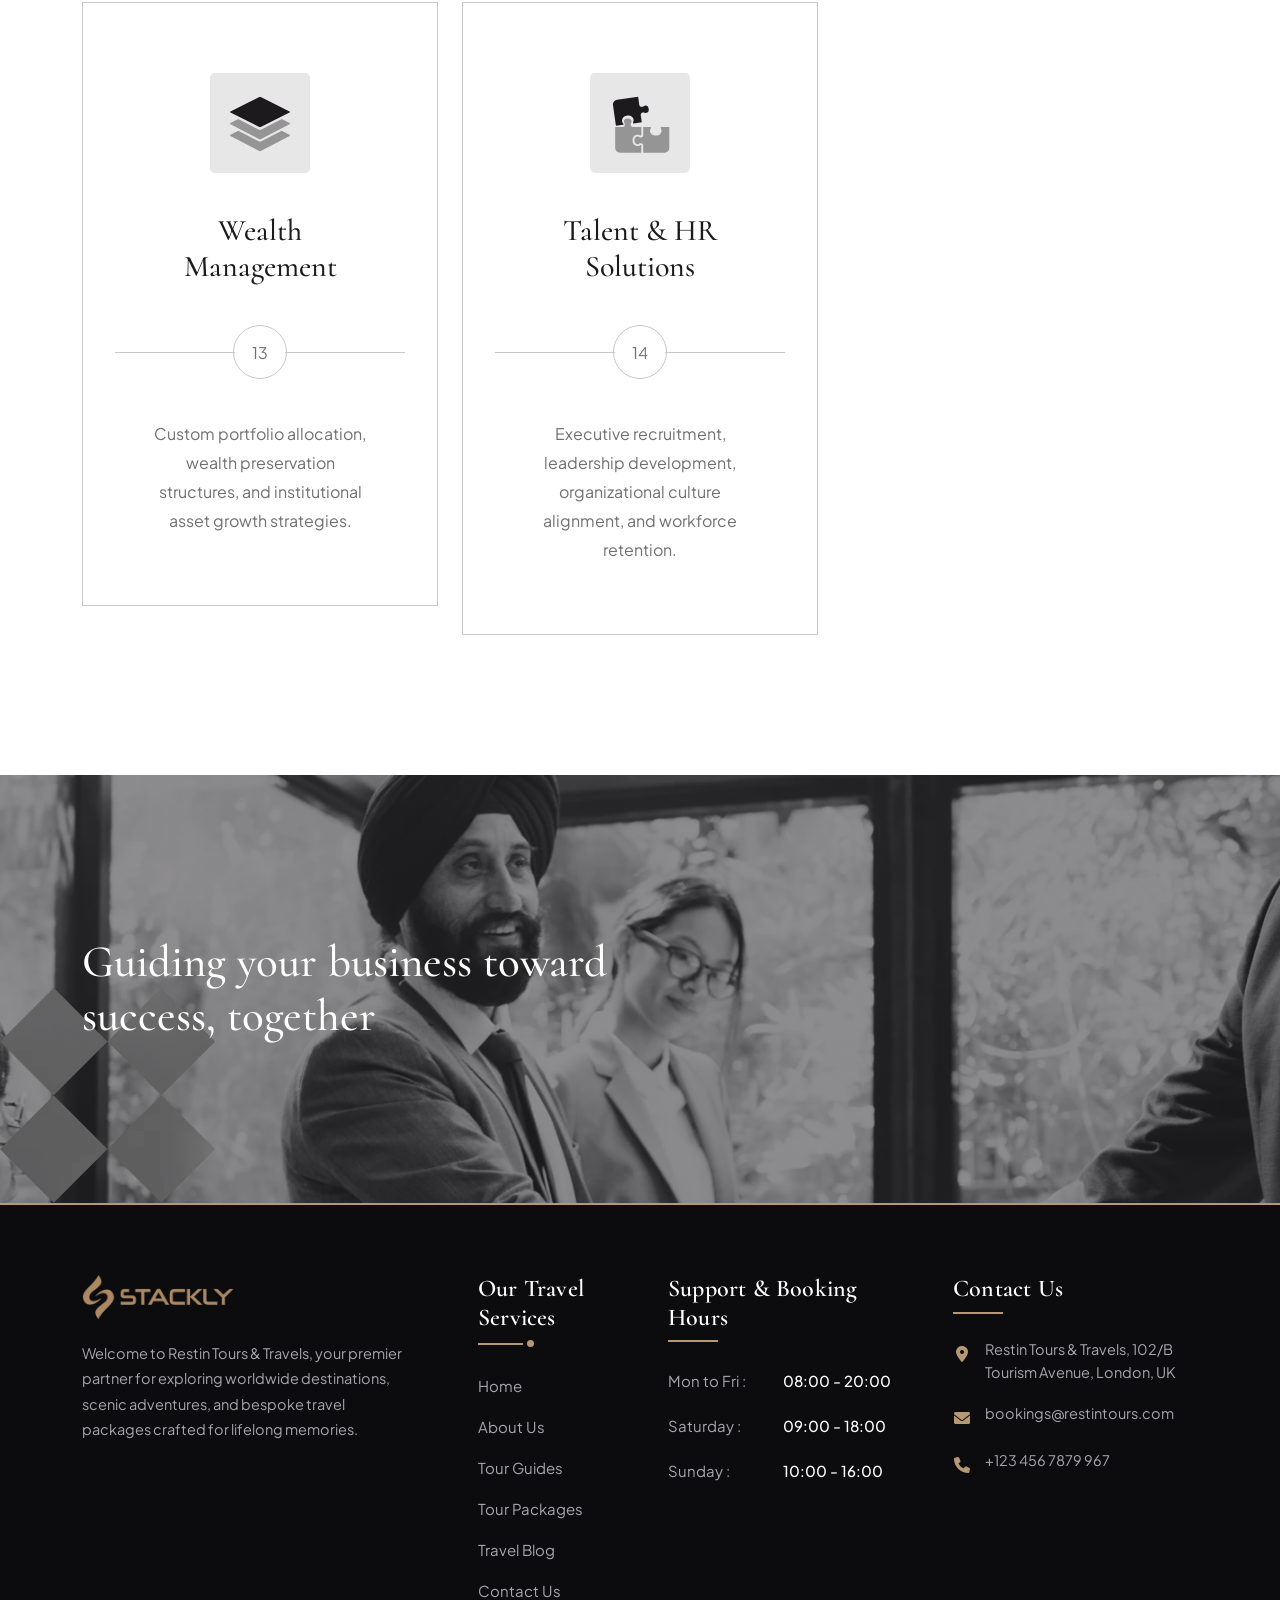
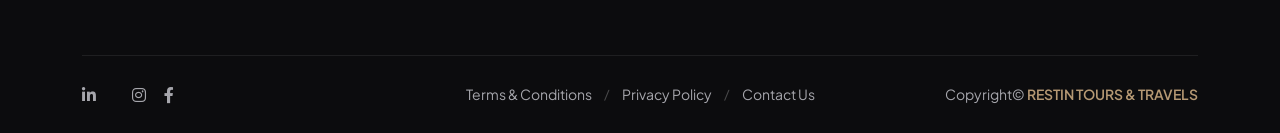
<file: service.html>
<!DOCTYPE html>
<html lang="en">
    <!--<< Header Area >>-->
    <head>
        <!-- ========== Meta Tags ========== -->
        <meta charset="UTF-8">
        <meta http-equiv="X-UA-Compatible" content="IE=edge">
        <meta name="viewport" content="width=device-width, initial-scale=1">
        <meta name="author" content="Valorwide">
        <meta name="description" content="Axispro Business & corporate agency HTML template">
        <!-- ======== Page title ============ -->
        <title>Service Grid - Stackly Business & corporate agency HTML template</title>
        <!--<< Favcion >>-->
        <link rel="shortcut icon" href="images/favicon.svg">
        <!--<< Bootstrap min.css >>-->
        <link rel="stylesheet" href="css/bootstrap.min.css">
        <!--<< All Min Css >>-->
        <link rel="stylesheet" href="css/all.min.css">
        <!--<< Animate.css >>-->
        <link rel="stylesheet" href="css/animate.css">
        <!--<< Magnific Popup.css >>-->
        <link rel="stylesheet" href="css/magnific-popup.css">
        <!--<< MeanMenu.css >>-->
        <link rel="stylesheet" href="css/meanmenu.css">
        <!--<< Swiper Bundle.css >>-->
        <link rel="stylesheet" href="css/swiper-bundle.min.css">
        <!--<< Nice Select.css >>-->
        <link rel="stylesheet" href="css/nice-select.css">
        <!--<< Main.css >>-->
        <link rel="stylesheet" href="css/main.css">
    </head>
    <body class="body-bg">

        <!-- Preloader Start -->
       <div id="preloader" class="preloader">
        <div class="animation-preloader">
            <div class="spinner">                
            </div>
            <div class="txt-loading">
                <span data-text-preloader="S" class="letters-loading">
                    S
                </span>
                <span data-text-preloader="T" class="letters-loading">
                    T
                </span>
                <span data-text-preloader="A" class="letters-loading">
                    A
                </span>
                <span data-text-preloader="C" class="letters-loading">
                    C
                </span>
                <span data-text-preloader="K" class="letters-loading">
                    K
                </span>
                <span data-text-preloader="L" class="letters-loading">
                    L
                </span>
                <span data-text-preloader="Y" class="letters-loading">
                    Y
                </span>
            </div>
            <p class="text-center">Loading</p>
        </div>
        <div class="loader">
            <div class="row">
                <div class="col-3 loader-section section-left">
                    <div class="bg"></div>
                </div>
                <div class="col-3 loader-section section-left">
                    <div class="bg"></div>
                </div>
                <div class="col-3 loader-section section-right">
                    <div class="bg"></div>
                </div>
                <div class="col-3 loader-section section-right">
                    <div class="bg"></div>
                </div>
            </div>
        </div>
       </div>

        <!--<< Mouse Cursor Start >>-->  
        <div class="mouse-cursor cursor-outer"></div>
        <div class="mouse-cursor cursor-inner"></div>

        <!-- Back To Top start -->
        <button id="back-top" class="back-to-top">
            <i class="fa-regular fa-arrow-up"></i>
        </button>

        <!-- Offcanvas Area Start -->
        <div class="fix-area">
            <div class="offcanvas__info">
                <div class="offcanvas__wrapper">
                    <div class="offcanvas__content">
                        <div class="offcanvas__top mb-5 d-flex justify-content-between align-items-center">
                            <div class="offcanvas__logo">
                                <a href="index.html">
                                    <img src="images/stackly-logo.webp" alt="Stackly Logo">
                                </a>
                            </div>
                            <div class="offcanvas__close">
                                <button>
                                <i class="fas fa-times"></i>
                                </button>
                            </div>
                        </div>
                        <p class="text d-none d-xl-block">
                            Nullam dignissim, ante scelerisque the  is euismod fermentum odio sem semper the is erat, a feugiat leo urna eget eros. Duis Aenean a imperdiet risus.
                        </p>
                        <div class="mobile-menu fix mb-3"></div>
                        <div class="offcanvas__contact">
                            <h4>Contact Info</h4>
                            <ul>
                                <li class="d-flex align-items-center">
                                    <div class="offcanvas__contact-icon">
                                        <i class="fal fa-map-marker-alt"></i>
                                    </div>
                                    <div class="offcanvas__contact-text">
                                        <a target="_blank" href="#">Main Street, Melbourne, Australia</a>
                                    </div>
                                </li>
                                <li class="d-flex align-items-center">
                                    <div class="offcanvas__contact-icon mr-15">
                                        <i class="fal fa-envelope"></i>
                                    </div>
                                    <div class="offcanvas__contact-text">
                                        <a href="mailto:info@example.com"><span class="mailto:info@example.com">info@example.com</span></a>
                                    </div>
                                </li>
                                <li class="d-flex align-items-center">
                                    <div class="offcanvas__contact-icon mr-15">
                                        <i class="fal fa-clock"></i>
                                    </div>
                                    <div class="offcanvas__contact-text">
                                        <a target="_blank" href="#">Mod-friday, 09am -05pm</a>
                                    </div>
                                </li>
                                <li class="d-flex align-items-center">
                                    <div class="offcanvas__contact-icon mr-15">
                                        <i class="far fa-phone"></i>
                                    </div>
                                    <div class="offcanvas__contact-text">
                                        <a href="tel:+11002345909">+11002345909</a>
                                    </div>
                                </li>
                            </ul>
                            <div class="header-button mt-4">
                                <a class="theme-btn" href="contact.html">Get Started</a>
                            </div>
                            <div class="offcanvas-auth mt-4 pt-3 border-top">
                                <div class="auth-guest">
                                    <a href="login.html" class="theme-btn w-100 mb-2 text-center" style="padding: 10px 20px;"><i class="fa-solid fa-arrow-right-to-bracket me-1"></i> Login</a>
                                    <a href="register.html" class="theme-btn w-100 text-center" style="padding: 10px 20px; background: transparent; border: 1px solid var(--theme);"><i class="fa-solid fa-user-plus me-1"></i> Register</a>
                                </div>
                                <div class="auth-user d-none">
                                    <div class="d-flex align-items-center justify-content-between mb-3 p-2 rounded" style="background: rgba(255,255,255,0.05);">
                                        <div>
                                            <small class="text-muted d-block">Signed in as</small>
                                            <strong class="auth-user-role badge bg-warning text-dark">Role</strong>
                                        </div>
                                        <a href="#" class="btn-logout text-danger" style="font-size: 13px;"><i class="fa-solid fa-right-from-bracket"></i> Logout</a>
                                    </div>
                                    <a href="#" class="theme-btn btn-goto-dashboard w-100 text-center" style="padding: 12px 20px;"><i class="fa-solid fa-gauge me-1"></i> Go to Dashboard</a>
                                </div>
                            </div>
                            <div class="social-icon d-flex align-items-center">
                                <a href="#"><i class="fab fa-facebook-f"></i></a>
                                <a href="#"><i class="fab fa-twitter"></i></a>
                                <a href="#"><i class="fab fa-youtube"></i></a>
                                <a href="#"><i class="fab fa-linkedin-in"></i></a>
                            </div>
                        </div>
                    </div>
                </div>
            </div>
        </div>
        <div class="offcanvas__overlay"></div>

        <!-- Header Section Start -->
        <header class="header-section-2">
            <div class="header-top-section">
                <div class="container-fluid">
                    <div class="header-top-wrapper">
                        <div class="top-left">
                            <div class="top-logo">
                                <a href="index.html">
                                    <img src="images/stackly-logo.webp" alt="Stackly Logo">
                                </a>
                            </div>
                            <ul>
                                <li>
                                    <div class="icon">
                                        <i class="fa-solid fa-location-dot"></i>
                                    </div>
                                    <div class="content">
                                        <p>
                                            2972 Westheimer Rd. Santa Ana, <br> Illinois 85486 
                                        </p>
                                    </div>
                                </li>
                                <li>
                                    <div class="icon">
                                        <i class="fa-solid fa-paper-plane"></i>
                                    </div>
                                    <div class="content">
                                        <p>
                                            Email our Experts:
                                        </p>
                                        <p><a href="404.html">info@example.com</a></p>
                                    </div>
                                </li>
                            </ul>
                        </div>
                        <div class="top-right">
                            <ul>
                                <li>
                                    <a href="404.html">Fb.</a>
                                    <a href="404.html">X.</a>
                                    <a href="404.html">Ins.</a>
                                    <a href="404.html">Lin.</a>
                                </li>
                            </ul>
                            <a class="theme-btn" href="404.html">Plan With Us</a>
                        </div>
                    </div>
                </div>
            </div>
            <div id="header-sticky" class="header-2">
                <div class="container-fluid">
                    <div class="mega-menu-wrapper">
                        <div class="header-main">
                            <div class="logo">
                                <a class='header-logo' href="index.html">
                                    <img src="images/stackly-logo.webp" alt="Stackly Logo">
                                </a>
                            </div>
                            <div class="mean__menu-wrapper">
                                <div class="main-menu">
                                    <nav id="mobile-menu">
                                        <ul>
                                            <li class="">
                                                <a href="index.html">Home</a>
                                            </li>
                                            <li class="">
                                                <a href="about.html">About</a>
                                            </li>
                                            <li class="">
                                                <a href="portfolio.html">Portfolio</a>
                                            </li>
                                            <li class="active">
                                                <a href="service.html">Services</a>
                                            </li>
                                            <li class="">
                                                <a href="blog.html">Blog</a>
                                            </li>
                                            <li class="">
                                                <a href="contact.html">Contact</a>
                                            </li>
                                        </ul>
                                    </nav>
                                </div>
                            </div>
                            <div class="header-right d-flex justify-content-end align-items-center">
                                <div class="header-auth-buttons d-flex align-items-center">
                                    <div class="auth-guest d-flex align-items-center">
                                        <a href="login.html" class="nav-btn-login"><i class="fa-solid fa-arrow-right-to-bracket me-1"></i> Login</a>
                                        <a href="register.html" class="nav-btn-register"><i class="fa-solid fa-user-plus me-1"></i> Register</a>
                                    </div>
                                    <div class="auth-user d-none align-items-center">
                                        <a href="#" class="nav-btn-dashboard btn-goto-dashboard"><i class="fa-solid fa-gauge me-1"></i> Dashboard</a>
                                        <a href="#" class="nav-btn-logout btn-logout" title="Logout"><i class="fa-solid fa-right-from-bracket me-1"></i> Logout</a>
                                    </div>
                                </div>
                                <div class="header-right-bar">
                                    <div class="header__hamburger d-xl-none my-auto">
                                        <div class="sidebar__toggle">
                                            <i class="fa-regular fa-bars-staggered"></i>
                                        </div>
                                    </div>
                                </div>
                            </div>
                        </div>
                    </div>
                </div>
            </div>
        </header>
        
        
        </div>

        <!-- Breadcrumb section start -->
        <section class="Breadcrumb-wrapper bg-cover" style="background-image:url(images/service-breadcrumb.webp);">
            <div class="box-shape">
                <img src="images/box-shape.webp" alt="img">
            </div>
            <div class="container">
                <div class="page-heading">
                    <h2>Service Grid</h2>
                    <h4>
                        <a href="index.html">Home</a> / Service Grid
                    </h4>
                </div>
            </div>
        </section>

        <!-- Feature-step-section Start -->
        <section class="feature-step-section section-padding fix">
            <div class="container">
                <div class="row">
                    <div class="col-xl-4 col-lg-6 col-md-6">
                        <div class="feature-step-items style-2">
                            <div class="icon">
                                <svg xmlns="http://www.w3.org/2000/svg" width="60" height="60" viewBox="0 0 60 60" fill="none">
                                    <g clip-path="url(#clip0_2678_1998)">
                                      <path d="M0.497547 17.604L28.7935 31.7521C29.4595 32.0821 30.5395 32.0821 31.2055 31.7521L59.5015 17.604C60.1675 17.268 60.1675 16.728 59.5015 16.398L31.2055 2.25005C30.5395 1.91405 29.4595 1.91405 28.7935 2.25005L0.497547 16.398C-0.168453 16.728 -0.168453 17.268 0.497547 17.604Z" fill="#1C1A1D"/>
                                      <path opacity="0.4" d="M51.7615 35.814L59.5015 39.828C60.1675 40.176 60.1675 40.734 59.5015 41.076L31.2055 55.74C30.5395 56.088 29.4595 56.088 28.7935 55.74L0.497547 41.076C-0.168453 40.734 -0.168453 40.176 0.497547 39.828L8.23755 35.82L28.6015 46.368C29.3695 46.77 30.6235 46.77 31.3915 46.368L51.7615 35.814ZM51.7615 24L59.5015 28.014C60.1675 28.356 60.1675 28.914 59.5015 29.262L31.2055 43.926C30.5395 44.268 29.4595 44.268 28.7935 43.926L0.497547 29.262C-0.168453 28.914 -0.168453 28.356 0.497547 28.014L8.23755 24L28.6015 34.554C29.3695 34.956 30.6235 34.956 31.3915 34.554L51.7615 24Z" fill="#1C1A1D"/>
                                    </g>
                                    <defs>
                                      <clipPath id="clip0_2678_1998">
                                        <rect width="60" height="60" fill="white"/>
                                      </clipPath>
                                    </defs>
                                  </svg>
                            </div>
                            <div class="feature-step-content">
                                <h3>Business planning</h3>
                                <div class="number">01</div>
                                <p>
                                    We take time and effort to accurately review everything about your business and your industry.
                                </p>
                            </div>
                        </div>
                    </div>
                    <div class="col-xl-4 col-lg-6 col-md-6">
                        <div class="feature-step-items style-2">
                            <div class="icon">
                                <svg xmlns="http://www.w3.org/2000/svg" width="60" height="60" viewBox="0 0 60 60" fill="none">
                                    <path d="M13.5364 29.4901L13.4524 28.8961C13.4284 28.8181 13.3864 28.7461 13.3264 28.6921C12.4744 27.8041 12.0124 26.6221 12.0304 25.3981C12.1384 22.9921 13.9864 21.0181 16.4104 20.7241L17.8984 20.5201C20.3044 20.1481 22.6324 21.5401 23.4064 23.8201C23.7664 24.9901 23.6524 26.2501 23.0884 27.3421C23.0464 27.4081 23.0224 27.4861 23.0224 27.5701L23.1064 28.1641C23.1184 28.2361 23.1604 28.3081 23.2204 28.3501C23.2804 28.3981 23.3584 28.4161 23.4364 28.4041L31.7644 27.2521L30.7264 19.9921C30.5584 18.7921 31.4044 17.6881 32.6224 17.5201L33.2284 17.4361C33.7024 17.3761 34.1824 17.4601 34.6024 17.6821C35.2624 18.0181 36.0304 18.0901 36.7444 17.8741C38.1424 17.3881 38.9884 15.9781 38.7364 14.5321L38.5264 13.0681C38.3644 11.6101 37.1584 10.4821 35.6764 10.3981C34.9324 10.3801 34.2124 10.6561 33.6724 11.1541C33.3304 11.4841 32.8924 11.7001 32.4184 11.7781L31.8124 11.8561C30.6004 12.0301 29.4724 11.1901 29.3044 9.99609L28.1344 1.78809L7.07445 4.70409C4.43445 5.07609 2.59245 7.48209 2.95845 10.0861L5.91645 30.8341L13.2904 29.8141C13.3684 29.8021 13.4344 29.7601 13.4824 29.7001C13.5304 29.6401 13.5484 29.5621 13.5364 29.4901Z" fill="#1C1A1D"/>
                                    <path opacity="0.4" d="M17.0036 23.4539H18.5036C19.9916 23.4119 21.2876 24.4319 21.5816 25.8659C21.6836 26.4839 21.5696 27.1139 21.2636 27.6599L21.0956 27.9239C20.8736 28.2299 20.7296 28.5839 20.6756 28.9499L20.6516 29.2319V29.8319C20.6516 30.9659 21.5216 31.8959 22.6316 32.0099L22.8776 32.0219H31.2836V40.3139C31.2836 40.3919 31.2536 40.4639 31.1996 40.5179C31.1636 40.5539 31.1216 40.5779 31.0736 40.5899L30.9956 40.6019H30.3836C30.3296 40.5899 30.2816 40.5719 30.2336 40.5479L30.1676 40.5059C29.9096 40.3319 29.6396 40.1759 29.3576 40.0559C28.5176 39.6839 27.5816 39.5579 26.6696 39.7019C24.3836 40.1219 22.7036 42.0299 22.5896 44.2919L22.5836 44.6159V46.0979C22.5476 48.5039 24.2696 50.5799 26.6696 51.0179C27.7616 51.1859 28.8716 50.9759 29.8196 50.4359L30.1676 50.2139C30.2096 50.1839 30.2576 50.1539 30.3056 50.1359L30.3836 50.1179H30.9956C31.0736 50.1179 31.1456 50.1479 31.1996 50.2019C31.2356 50.2379 31.2656 50.2859 31.2776 50.3339L31.2836 50.4059V57.7379H10.0196C7.46359 57.7379 5.36959 55.7819 5.19559 53.3039L5.18359 52.9799V32.0219H12.6296C13.2176 32.0219 13.7816 31.7939 14.2016 31.3859C14.5616 31.0319 14.7836 30.5699 14.8376 30.0839L14.8556 29.8319V29.2319C14.8496 28.8539 14.7476 28.4879 14.5616 28.1639L14.4116 27.9239C13.9796 27.3299 13.8056 26.5919 13.9196 25.8659C14.1956 24.5219 15.3596 23.5379 16.7276 23.4599L17.0036 23.4539ZM33.2216 32.0219H40.6676C40.7936 32.0219 40.9016 32.1059 40.9436 32.2199L40.9556 32.3099V32.9099C40.9496 32.9639 40.9316 33.0179 40.9076 33.0599L40.8596 33.1259C40.1456 34.1279 39.8516 35.3639 40.0436 36.5759C40.4696 38.8259 42.4076 40.4759 44.7056 40.5899L45.0356 40.5959H46.5416C48.9776 40.6379 51.0836 38.9339 51.5276 36.5759C51.7196 35.3639 51.4316 34.1279 50.7176 33.1259C50.6816 33.0839 50.6576 33.0419 50.6396 32.9879L50.6216 32.9099V32.3099C50.6216 32.1839 50.6996 32.0759 50.8196 32.0399L50.9096 32.0219H59.3216V52.9799C59.3156 55.4939 57.3296 57.5579 54.8156 57.7259L54.4856 57.7379H33.2216V50.4059C33.2216 49.2779 32.3516 48.3479 31.2356 48.2279L30.9956 48.2159H30.3836C30.0056 48.2219 29.6276 48.3179 29.2976 48.4979L29.0576 48.6539C28.4516 49.0739 27.7016 49.2479 26.9636 49.1339C25.6016 48.8639 24.6056 47.7179 24.5216 46.3739V46.0979V44.6159C24.4736 43.1519 25.5116 41.8739 26.9636 41.5859C27.5936 41.4839 28.2356 41.5979 28.7876 41.8979L29.0576 42.0659C29.3636 42.2879 29.7236 42.4259 30.1016 42.4799L30.3836 42.5039H30.9956C32.1416 42.5039 33.0836 41.6459 33.2036 40.5479L33.2216 40.3079V32.0219Z" fill="#1C1A1D"/>
                                  </svg>
                            </div>
                            <div class="feature-step-content">
                                <h3>We Build Success</h3>
                                <div class="number">02</div>
                                <p>
                                    We take time and effort to accurately review everything about your business and your industry.
                                </p>
                            </div>
                        </div>
                    </div>
                    <div class="col-xl-4 col-lg-6 col-md-6">
                        <div class="feature-step-items style-2">
                            <div class="icon">
                                <svg xmlns="http://www.w3.org/2000/svg" width="60" height="60" viewBox="0 0 60 60" fill="none">
                                    <g clip-path="url(#clip0_2678_2026)">
                                      <path d="M5.81445 46.686C11.2505 53.814 19.6925 58.314 29.2505 58.314C38.8145 58.314 47.4425 53.628 52.6925 46.686L29.2505 33.186L5.81445 46.686Z" fill="#1C1A1D"/>
                                      <path opacity="0.4" d="M25.6923 0V27L2.25032 40.5C0.75032 36.936 0.000320115 33.186 0.000320115 29.064C-0.18568 14.064 11.0643 1.686 25.6923 0ZM33.0003 27V0C47.4423 1.686 58.6923 14.064 58.6923 29.064C58.6923 32.868 57.8883 36.36 56.7363 39.672L56.4423 40.5L33.0003 27Z" fill="#1C1A1D"/>
                                    </g>
                                    <defs>
                                      <clipPath id="clip0_2678_2026">
                                        <rect width="60" height="60" fill="white"/>
                                      </clipPath>
                                    </defs>
                                  </svg>
                            </div>
                            <div class="feature-step-content">
                                <h3>Financial advices</h3>
                                <div class="number">03</div>
                                <p>
                                    We take time and effort to accurately review everything about your business and your industry.
                                </p>
                            </div>
                        </div>
                    </div>
                    <div class="col-xl-4 col-lg-6 col-md-6">
                        <div class="feature-step-items style-2">
                            <div class="icon">
                                <svg xmlns="http://www.w3.org/2000/svg" width="60" height="60" viewBox="0 0 60 60" fill="none">
                                    <g clip-path="url(#clip0_2678_2043)">
                                      <path d="M0.497547 17.604L28.7935 31.7521C29.4595 32.0821 30.5395 32.0821 31.2055 31.7521L59.5015 17.604C60.1675 17.268 60.1675 16.728 59.5015 16.398L31.2055 2.25005C30.5395 1.91405 29.4595 1.91405 28.7935 2.25005L0.497547 16.398C-0.168453 16.728 -0.168453 17.268 0.497547 17.604Z" fill="#1C1A1D"/>
                                      <path opacity="0.4" d="M51.7615 35.814L59.5015 39.828C60.1675 40.176 60.1675 40.734 59.5015 41.076L31.2055 55.74C30.5395 56.088 29.4595 56.088 28.7935 55.74L0.497547 41.076C-0.168453 40.734 -0.168453 40.176 0.497547 39.828L8.23755 35.82L28.6015 46.368C29.3695 46.77 30.6235 46.77 31.3915 46.368L51.7615 35.814ZM51.7615 24L59.5015 28.014C60.1675 28.356 60.1675 28.914 59.5015 29.262L31.2055 43.926C30.5395 44.268 29.4595 44.268 28.7935 43.926L0.497547 29.262C-0.168453 28.914 -0.168453 28.356 0.497547 28.014L8.23755 24L28.6015 34.554C29.3695 34.956 30.6235 34.956 31.3915 34.554L51.7615 24Z" fill="#1C1A1D"/>
                                    </g>
                                    <defs>
                                      <clipPath id="clip0_2678_2043">
                                        <rect width="60" height="60" fill="white"/>
                                      </clipPath>
                                    </defs>
                                  </svg>
                            </div>
                            <div class="feature-step-content">
                                <h3>Financial</h3>
                                <div class="number">04</div>
                                <p>
                                    We take time and effort to accurately review everything about your business and your industry.
                                </p>
                            </div>
                        </div>
                    </div>
                    <div class="col-xl-4 col-lg-6 col-md-6">
                        <div class="feature-step-items style-2">
                            <div class="icon">
                                <svg xmlns="http://www.w3.org/2000/svg" width="60" height="60" viewBox="0 0 60 60" fill="none">
                                    <path d="M13.5364 29.4901L13.4524 28.8961C13.4284 28.8181 13.3864 28.7461 13.3264 28.6921C12.4744 27.8041 12.0124 26.6221 12.0304 25.3981C12.1384 22.9921 13.9864 21.0181 16.4104 20.7241L17.8984 20.5201C20.3044 20.1481 22.6324 21.5401 23.4064 23.8201C23.7664 24.9901 23.6524 26.2501 23.0884 27.3421C23.0464 27.4081 23.0224 27.4861 23.0224 27.5701L23.1064 28.1641C23.1184 28.2361 23.1604 28.3081 23.2204 28.3501C23.2804 28.3981 23.3584 28.4161 23.4364 28.4041L31.7644 27.2521L30.7264 19.9921C30.5584 18.7921 31.4044 17.6881 32.6224 17.5201L33.2284 17.4361C33.7024 17.3761 34.1824 17.4601 34.6024 17.6821C35.2624 18.0181 36.0304 18.0901 36.7444 17.8741C38.1424 17.3881 38.9884 15.9781 38.7364 14.5321L38.5264 13.0681C38.3644 11.6101 37.1584 10.4821 35.6764 10.3981C34.9324 10.3801 34.2124 10.6561 33.6724 11.1541C33.3304 11.4841 32.8924 11.7001 32.4184 11.7781L31.8124 11.8561C30.6004 12.0301 29.4724 11.1901 29.3044 9.99609L28.1344 1.78809L7.07445 4.70409C4.43445 5.07609 2.59245 7.48209 2.95845 10.0861L5.91645 30.8341L13.2904 29.8141C13.3684 29.8021 13.4344 29.7601 13.4824 29.7001C13.5304 29.6401 13.5484 29.5621 13.5364 29.4901Z" fill="#1C1A1D"/>
                                    <path opacity="0.4" d="M17.0036 23.4539H18.5036C19.9916 23.4119 21.2876 24.4319 21.5816 25.8659C21.6836 26.4839 21.5696 27.1139 21.2636 27.6599L21.0956 27.9239C20.8736 28.2299 20.7296 28.5839 20.6756 28.9499L20.6516 29.2319V29.8319C20.6516 30.9659 21.5216 31.8959 22.6316 32.0099L22.8776 32.0219H31.2836V40.3139C31.2836 40.3919 31.2536 40.4639 31.1996 40.5179C31.1636 40.5539 31.1216 40.5779 31.0736 40.5899L30.9956 40.6019H30.3836C30.3296 40.5899 30.2816 40.5719 30.2336 40.5479L30.1676 40.5059C29.9096 40.3319 29.6396 40.1759 29.3576 40.0559C28.5176 39.6839 27.5816 39.5579 26.6696 39.7019C24.3836 40.1219 22.7036 42.0299 22.5896 44.2919L22.5836 44.6159V46.0979C22.5476 48.5039 24.2696 50.5799 26.6696 51.0179C27.7616 51.1859 28.8716 50.9759 29.8196 50.4359L30.1676 50.2139C30.2096 50.1839 30.2576 50.1539 30.3056 50.1359L30.3836 50.1179H30.9956C31.0736 50.1179 31.1456 50.1479 31.1996 50.2019C31.2356 50.2379 31.2656 50.2859 31.2776 50.3339L31.2836 50.4059V57.7379H10.0196C7.46359 57.7379 5.36959 55.7819 5.19559 53.3039L5.18359 52.9799V32.0219H12.6296C13.2176 32.0219 13.7816 31.7939 14.2016 31.3859C14.5616 31.0319 14.7836 30.5699 14.8376 30.0839L14.8556 29.8319V29.2319C14.8496 28.8539 14.7476 28.4879 14.5616 28.1639L14.4116 27.9239C13.9796 27.3299 13.8056 26.5919 13.9196 25.8659C14.1956 24.5219 15.3596 23.5379 16.7276 23.4599L17.0036 23.4539ZM33.2216 32.0219H40.6676C40.7936 32.0219 40.9016 32.1059 40.9436 32.2199L40.9556 32.3099V32.9099C40.9496 32.9639 40.9316 33.0179 40.9076 33.0599L40.8596 33.1259C40.1456 34.1279 39.8516 35.3639 40.0436 36.5759C40.4696 38.8259 42.4076 40.4759 44.7056 40.5899L45.0356 40.5959H46.5416C48.9776 40.6379 51.0836 38.9339 51.5276 36.5759C51.7196 35.3639 51.4316 34.1279 50.7176 33.1259C50.6816 33.0839 50.6576 33.0419 50.6396 32.9879L50.6216 32.9099V32.3099C50.6216 32.1839 50.6996 32.0759 50.8196 32.0399L50.9096 32.0219H59.3216V52.9799C59.3156 55.4939 57.3296 57.5579 54.8156 57.7259L54.4856 57.7379H33.2216V50.4059C33.2216 49.2779 32.3516 48.3479 31.2356 48.2279L30.9956 48.2159H30.3836C30.0056 48.2219 29.6276 48.3179 29.2976 48.4979L29.0576 48.6539C28.4516 49.0739 27.7016 49.2479 26.9636 49.1339C25.6016 48.8639 24.6056 47.7179 24.5216 46.3739V46.0979V44.6159C24.4736 43.1519 25.5116 41.8739 26.9636 41.5859C27.5936 41.4839 28.2356 41.5979 28.7876 41.8979L29.0576 42.0659C29.3636 42.2879 29.7236 42.4259 30.1016 42.4799L30.3836 42.5039H30.9956C32.1416 42.5039 33.0836 41.6459 33.2036 40.5479L33.2216 40.3079V32.0219Z" fill="#1C1A1D"/>
                                  </svg>
                            </div>
                            <div class="feature-step-content">
                                <h3>Strategy</h3>
                                <div class="number">05</div>
                                <p>
                                    We take time and effort to accurately review everything about your business and your industry.
                                </p>
                            </div>
                        </div>
                    </div>
                    <div class="col-xl-4 col-lg-6 col-md-6">
                        <div class="feature-step-items style-2">
                            <div class="icon">
                                <svg xmlns="http://www.w3.org/2000/svg" width="60" height="60" viewBox="0 0 60 60" fill="none">
                                    <g clip-path="url(#clip0_2678_2026)">
                                      <path d="M5.81445 46.686C11.2505 53.814 19.6925 58.314 29.2505 58.314C38.8145 58.314 47.4425 53.628 52.6925 46.686L29.2505 33.186L5.81445 46.686Z" fill="#1C1A1D"/>
                                      <path opacity="0.4" d="M25.6923 0V27L2.25032 40.5C0.75032 36.936 0.000320115 33.186 0.000320115 29.064C-0.18568 14.064 11.0643 1.686 25.6923 0ZM33.0003 27V0C47.4423 1.686 58.6923 14.064 58.6923 29.064C58.6923 32.868 57.8883 36.36 56.7363 39.672L56.4423 40.5L33.0003 27Z" fill="#1C1A1D"/>
                                    </g>
                                    <defs>
                                      <clipPath id="clip0_2678_2026">
                                        <rect width="60" height="60" fill="white"/>
                                      </clipPath>
                                    </defs>
                                  </svg>
                            </div>
                            <div class="feature-step-content">
                                <h3>Investment</h3>
                                <div class="number">06</div>
                                <p>
                                    We take time and effort to accurately review everything about your business and your industry.
                                </p>
                            </div>
                        </div>
                    </div>

                    <div class="col-xl-4 col-lg-6 col-md-6 mt-4">
                        <div class="feature-step-items style-2">
                            <div class="icon">
                                <svg xmlns="http://www.w3.org/2000/svg" width="60" height="60" viewBox="0 0 60 60" fill="none">
                                    <path d="M0.497547 17.604L28.7935 31.7521C29.4595 32.0821 30.5395 32.0821 31.2055 31.7521L59.5015 17.604C60.1675 17.268 60.1675 16.728 59.5015 16.398L31.2055 2.25005C30.5395 1.91405 29.4595 1.91405 28.7935 2.25005L0.497547 16.398C-0.168453 16.728 -0.168453 17.268 0.497547 17.604Z" fill="#1C1A1D"/>
                                    <path opacity="0.4" d="M51.7615 35.814L59.5015 39.828C60.1675 40.176 60.1675 40.734 59.5015 41.076L31.2055 55.74C30.5395 56.088 29.4595 56.088 28.7935 55.74L0.497547 41.076C-0.168453 40.734 -0.168453 40.176 0.497547 39.828L8.23755 35.82L28.6015 46.368C29.3695 46.77 30.6235 46.77 31.3915 46.368L51.7615 35.814ZM51.7615 24L59.5015 28.014C60.1675 28.356 60.1675 28.914 59.5015 29.262L31.2055 43.926C30.5395 44.268 29.4595 44.268 28.7935 43.926L0.497547 29.262C-0.168453 28.914 -0.168453 28.356 0.497547 28.014L8.23755 24L28.6015 34.554C29.3695 34.956 30.6235 34.956 31.3915 34.554L51.7615 24Z" fill="#1C1A1D"/>
                                </svg>
                            </div>
                            <div class="feature-step-content">
                                <h3>Market Research</h3>
                                <div class="number">07</div>
                                <p>Comprehensive consumer insights, competitive benchmarking, and dynamic trend analysis to position your business ahead.</p>
                            </div>
                        </div>
                    </div>
                    <div class="col-xl-4 col-lg-6 col-md-6 mt-4">
                        <div class="feature-step-items style-2">
                            <div class="icon">
                                <svg xmlns="http://www.w3.org/2000/svg" width="60" height="60" viewBox="0 0 60 60" fill="none">
                                    <path d="M13.5364 29.4901L13.4524 28.8961C13.4284 28.8181 13.3864 28.7461 13.3264 28.6921C12.4744 27.8041 12.0124 26.6221 12.0304 25.3981C12.1384 22.9921 13.9864 21.0181 16.4104 20.7241L17.8984 20.5201C20.3044 20.1481 22.6324 21.5401 23.4064 23.8201C23.7664 24.9901 23.6524 26.2501 23.0884 27.3421C23.0464 27.4081 23.0224 27.4861 23.0224 27.5701L23.1064 28.1641C23.1184 28.2361 23.1604 28.3081 23.2204 28.3501C23.2804 28.3981 23.3584 28.4161 23.4364 28.4041L31.7644 27.2521L30.7264 19.9921C30.5584 18.7921 31.4044 17.6881 32.6224 17.5201L33.2284 17.4361C33.7024 17.3761 34.1824 17.4601 34.6024 17.6821C35.2624 18.0181 36.0304 18.0901 36.7444 17.8741C38.1424 17.3881 38.9884 15.9781 38.7364 14.5321L38.5264 13.0681C38.3644 11.6101 37.1584 10.4821 35.6764 10.3981C34.9324 10.3801 34.2124 10.6561 33.6724 11.1541C33.3304 11.4841 32.8924 11.7001 32.4184 11.7781L31.8124 11.8561C30.6004 12.0301 29.4724 11.1901 29.3044 9.99609L28.1344 1.78809L7.07445 4.70409C4.43445 5.07609 2.59245 7.48209 2.95845 10.0861L5.91645 30.8341L13.2904 29.8141C13.3684 29.8021 13.4344 29.7601 13.4824 29.7001C13.5304 29.6401 13.5484 29.5621 13.5364 29.4901Z" fill="#1C1A1D"/>
                                    <path opacity="0.4" d="M17.0036 23.4539H18.5036C19.9916 23.4119 21.2876 24.4319 21.5816 25.8659C21.6836 26.4839 21.5696 27.1139 21.2636 27.6599L21.0956 27.9239C20.8736 28.2299 20.7296 28.5839 20.6756 28.9499L20.6516 29.2319V29.8319C20.6516 30.9659 21.5216 31.8959 22.6316 32.0099L22.8776 32.0219H31.2836V40.3139C31.2836 40.3919 31.2536 40.4639 31.1996 40.5179C31.1636 40.5539 31.1216 40.5779 31.0736 40.5899L30.9956 40.6019H30.3836C30.3296 40.5899 30.2816 40.5719 30.2336 40.5479L30.1676 40.5059C29.9096 40.3319 29.6396 40.1759 29.3576 40.0559C28.5176 39.6839 27.5816 39.5579 26.6696 39.7019C24.3836 40.1219 22.7036 42.0299 22.5896 44.2919L22.5836 44.6159V46.0979C22.5476 48.5039 24.2696 50.5799 26.6696 51.0179C27.7616 51.1859 28.8716 50.9759 29.8196 50.4359L30.1676 50.2139C30.2096 50.1839 30.2576 50.1539 30.3056 50.1359L30.3836 50.1179H30.9956C31.0736 50.1179 31.1456 50.1479 31.1996 50.2019C31.2356 50.2379 31.2656 50.2859 31.2776 50.3339L31.2836 50.4059V57.7379H10.0196C7.46359 57.7379 5.36959 55.7819 5.19559 53.3039L5.18359 52.9799V32.0219H12.6296C13.2176 32.0219 13.7816 31.7939 14.2016 31.3859C14.5616 31.0319 14.7836 30.5699 14.8376 30.0839L14.8556 29.8319V29.2319C14.8496 28.8539 14.7476 28.4879 14.5616 28.1639L14.4116 27.9239C13.9796 27.3299 13.8056 26.5919 13.9196 25.8659C14.1956 24.5219 15.3596 23.5379 16.7276 23.4599L17.0036 23.4539ZM33.2216 32.0219H40.6676C40.7936 32.0219 40.9016 32.1059 40.9436 32.2199L40.9556 32.3099V32.9099C40.9496 32.9639 40.9316 33.0179 40.9076 33.0599L40.8596 33.1259C40.1456 34.1279 39.8516 35.3639 40.0436 36.5759C40.4696 38.8259 42.4076 40.4759 44.7056 40.5899L45.0356 40.5959H46.5416C48.9776 40.6379 51.0836 38.9339 51.5276 36.5759C51.7196 35.3639 51.4316 34.1279 50.7176 33.1259C50.6816 33.0839 50.6576 33.0419 50.6396 32.9879L50.6216 32.9099V32.3099C50.6216 32.1839 50.6996 32.0759 50.8196 32.0399L50.9096 32.0219H59.3216V52.9799C59.3156 55.4939 57.3296 57.5579 54.8156 57.7259L54.4856 57.7379H33.2216V50.4059C33.2216 49.2779 32.3516 48.3479 31.2356 48.2279L30.9956 48.2159H30.3836C30.0056 48.2219 29.6276 48.3179 29.2976 48.4979L29.0576 48.6539C28.4516 49.0739 27.7016 49.2479 26.9636 49.1339C25.6016 48.8639 24.6056 47.7179 24.5216 46.3739V46.0979V44.6159C24.4736 43.1519 25.5116 41.8739 26.9636 41.5859C27.5936 41.4839 28.2356 41.5979 28.7876 41.8979L29.0576 42.0659C29.3636 42.2879 29.7236 42.4259 30.1016 42.4799L30.3836 42.5039H30.9956C32.1416 42.5039 33.0836 41.6459 33.2036 40.5479L33.2216 40.3079V32.0219Z" fill="#1C1A1D"/>
                                </svg>
                            </div>
                            <div class="feature-step-content">
                                <h3>Risk Management</h3>
                                <div class="number">08</div>
                                <p>Proactive enterprise risk mitigation, internal controls, regulatory adherence, and strategic business resilience.</p>
                            </div>
                        </div>
                    </div>
                    <div class="col-xl-4 col-lg-6 col-md-6 mt-4">
                        <div class="feature-step-items style-2">
                            <div class="icon">
                                <svg xmlns="http://www.w3.org/2000/svg" width="60" height="60" viewBox="0 0 60 60" fill="none">
                                    <path d="M5.81445 46.686C11.2505 53.814 19.6925 58.314 29.2505 58.314C38.8145 58.314 47.4425 53.628 52.6925 46.686L29.2505 33.186L5.81445 46.686Z" fill="#1C1A1D"/>
                                    <path opacity="0.4" d="M25.6923 0V27L2.25032 40.5C0.75032 36.936 0.000320115 33.186 0.000320115 29.064C-0.18568 14.064 11.0643 1.686 25.6923 0ZM33.0003 27V0C47.4423 1.686 58.6923 14.064 58.6923 29.064C58.6923 32.868 57.8883 36.36 56.7363 39.672L56.4423 40.5L33.0003 27Z" fill="#1C1A1D"/>
                                </svg>
                            </div>
                            <div class="feature-step-content">
                                <h3>Digital Transformation</h3>
                                <div class="number">09</div>
                                <p>Modernizing core workflows, cloud infrastructure, automation pipelines, and customer engagement platforms.</p>
                            </div>
                        </div>
                    </div>
                    <div class="col-xl-4 col-lg-6 col-md-6 mt-4">
                        <div class="feature-step-items style-2">
                            <div class="icon">
                                <svg xmlns="http://www.w3.org/2000/svg" width="60" height="60" viewBox="0 0 60 60" fill="none">
                                    <path d="M0.497547 17.604L28.7935 31.7521C29.4595 32.0821 30.5395 32.0821 31.2055 31.7521L59.5015 17.604C60.1675 17.268 60.1675 16.728 59.5015 16.398L31.2055 2.25005C30.5395 1.91405 29.4595 1.91405 28.7935 2.25005L0.497547 16.398C-0.168453 16.728 -0.168453 17.268 0.497547 17.604Z" fill="#1C1A1D"/>
                                    <path opacity="0.4" d="M51.7615 35.814L59.5015 39.828C60.1675 40.176 60.1675 40.734 59.5015 41.076L31.2055 55.74C30.5395 56.088 29.4595 56.088 28.7935 55.74L0.497547 41.076C-0.168453 40.734 -0.168453 40.176 0.497547 39.828L8.23755 35.82L28.6015 46.368C29.3695 46.77 30.6235 46.77 31.3915 46.368L51.7615 35.814ZM51.7615 24L59.5015 28.014C60.1675 28.356 60.1675 28.914 59.5015 29.262L31.2055 43.926C30.5395 44.268 29.4595 44.268 28.7935 43.926L0.497547 29.262C-0.168453 28.914 -0.168453 28.356 0.497547 28.014L8.23755 24L28.6015 34.554C29.3695 34.956 30.6235 34.956 31.3915 34.554L51.7615 24Z" fill="#1C1A1D"/>
                                </svg>
                            </div>
                            <div class="feature-step-content">
                                <h3>Brand Strategy</h3>
                                <div class="number">10</div>
                                <p>Omnichannel identity development, distinct brand positioning, and compelling value-proposition architectures.</p>
                            </div>
                        </div>
                    </div>
                    <div class="col-xl-4 col-lg-6 col-md-6 mt-4">
                        <div class="feature-step-items style-2">
                            <div class="icon">
                                <svg xmlns="http://www.w3.org/2000/svg" width="60" height="60" viewBox="0 0 60 60" fill="none">
                                    <path d="M13.5364 29.4901L13.4524 28.8961C13.4284 28.8181 13.3864 28.7461 13.3264 28.6921C12.4744 27.8041 12.0124 26.6221 12.0304 25.3981C12.1384 22.9921 13.9864 21.0181 16.4104 20.7241L17.8984 20.5201C20.3044 20.1481 22.6324 21.5401 23.4064 23.8201C23.7664 24.9901 23.6524 26.2501 23.0884 27.3421C23.0464 27.4081 23.0224 27.4861 23.0224 27.5701L23.1064 28.1641C23.1184 28.2361 23.1604 28.3081 23.2204 28.3501C23.2804 28.3981 23.3584 28.4161 23.4364 28.4041L31.7644 27.2521L30.7264 19.9921C30.5584 18.7921 31.4044 17.6881 32.6224 17.5201L33.2284 17.4361C33.7024 17.3761 34.1824 17.4601 34.6024 17.6821C35.2624 18.0181 36.0304 18.0901 36.7444 17.8741C38.1424 17.3881 38.9884 15.9781 38.7364 14.5321L38.5264 13.0681C38.3644 11.6101 37.1584 10.4821 35.6764 10.3981C34.9324 10.3801 34.2124 10.6561 33.6724 11.1541C33.3304 11.4841 32.8924 11.7001 32.4184 11.7781L31.8124 11.8561C30.6004 12.0301 29.4724 11.1901 29.3044 9.99609L28.1344 1.78809L7.07445 4.70409C4.43445 5.07609 2.59245 7.48209 2.95845 10.0861L5.91645 30.8341L13.2904 29.8141C13.3684 29.8021 13.4344 29.7601 13.4824 29.7001C13.5304 29.6401 13.5484 29.5621 13.5364 29.4901Z" fill="#1C1A1D"/>
                                    <path opacity="0.4" d="M17.0036 23.4539H18.5036C19.9916 23.4119 21.2876 24.4319 21.5816 25.8659C21.6836 26.4839 21.5696 27.1139 21.2636 27.6599L21.0956 27.9239C20.8736 28.2299 20.7296 28.5839 20.6756 28.9499L20.6516 29.2319V29.8319C20.6516 30.9659 21.5216 31.8959 22.6316 32.0099L22.8776 32.0219H31.2836V40.3139C31.2836 40.3919 31.2536 40.4639 31.1996 40.5179C31.1636 40.5539 31.1216 40.5779 31.0736 40.5899L30.9956 40.6019H30.3836C30.3296 40.5899 30.2816 40.5719 30.2336 40.5479L30.1676 40.5059C29.9096 40.3319 29.6396 40.1759 29.3576 40.0559C28.5176 39.6839 27.5816 39.5579 26.6696 39.7019C24.3836 40.1219 22.7036 42.0299 22.5896 44.2919L22.5836 44.6159V46.0979C22.5476 48.5039 24.2696 50.5799 26.6696 51.0179C27.7616 51.1859 28.8716 50.9759 29.8196 50.4359L30.1676 50.2139C30.2096 50.1839 30.2576 50.1539 30.3056 50.1359L30.3836 50.1179H30.9956C31.0736 50.1179 31.1456 50.1479 31.1996 50.2019C31.2356 50.2379 31.2656 50.2859 31.2776 50.3339L31.2836 50.4059V57.7379H10.0196C7.46359 57.7379 5.36959 55.7819 5.19559 53.3039L5.18359 52.9799V32.0219H12.6296C13.2176 32.0219 13.7816 31.7939 14.2016 31.3859C14.5616 31.0319 14.7836 30.5699 14.8376 30.0839L14.8556 29.8319V29.2319C14.8496 28.8539 14.7476 28.4879 14.5616 28.1639L14.4116 27.9239C13.9796 27.3299 13.8056 26.5919 13.9196 25.8659C14.1956 24.5219 15.3596 23.5379 16.7276 23.4599L17.0036 23.4539ZM33.2216 32.0219H40.6676C40.7936 32.0219 40.9016 32.1059 40.9436 32.2199L40.9556 32.3099V32.9099C40.9496 32.9639 40.9316 33.0179 40.9076 33.0599L40.8596 33.1259C40.1456 34.1279 39.8516 35.3639 40.0436 36.5759C40.4696 38.8259 42.4076 40.4759 44.7056 40.5899L45.0356 40.5959H46.5416C48.9776 40.6379 51.0836 38.9339 51.5276 36.5759C51.7196 35.3639 51.4316 34.1279 50.7176 33.1259C50.6816 33.0839 50.6576 33.0419 50.6396 32.9879L50.6216 32.9099V32.3099C50.6216 32.1839 50.6996 32.0759 50.8196 32.0399L50.9096 32.0219H59.3216V52.9799C59.3156 55.4939 57.3296 57.5579 54.8156 57.7259L54.4856 57.7379H33.2216V50.4059C33.2216 49.2779 32.3516 48.3479 31.2356 48.2279L30.9956 48.2159H30.3836C30.0056 48.2219 29.6276 48.3179 29.2976 48.4979L29.0576 48.6539C28.4516 49.0739 27.7016 49.2479 26.9636 49.1339C25.6016 48.8639 24.6056 47.7179 24.5216 46.3739V46.0979V44.6159C24.4736 43.1519 25.5116 41.8739 26.9636 41.5859C27.5936 41.4839 28.2356 41.5979 28.7876 41.8979L29.0576 42.0659C29.3636 42.2879 29.7236 42.4259 30.1016 42.4799L30.3836 42.5039H30.9956C32.1416 42.5039 33.0836 41.6459 33.2036 40.5479L33.2216 40.3079V32.0219Z" fill="#1C1A1D"/>
                                </svg>
                            </div>
                            <div class="feature-step-content">
                                <h3>Operations Optimization</h3>
                                <div class="number">11</div>
                                <p>Streamlining operational bottlenecks, enhancing resource productivity, and maximizing cost-to-value performance.</p>
                            </div>
                        </div>
                    </div>
                    <div class="col-xl-4 col-lg-6 col-md-6 mt-4">
                        <div class="feature-step-items style-2">
                            <div class="icon">
                                <svg xmlns="http://www.w3.org/2000/svg" width="60" height="60" viewBox="0 0 60 60" fill="none">
                                    <path d="M5.81445 46.686C11.2505 53.814 19.6925 58.314 29.2505 58.314C38.8145 58.314 47.4425 53.628 52.6925 46.686L29.2505 33.186L5.81445 46.686Z" fill="#1C1A1D"/>
                                    <path opacity="0.4" d="M25.6923 0V27L2.25032 40.5C0.75032 36.936 0.000320115 33.186 0.000320115 29.064C-0.18568 14.064 11.0643 1.686 25.6923 0ZM33.0003 27V0C47.4423 1.686 58.6923 14.064 58.6923 29.064C58.6923 32.868 57.8883 36.36 56.7363 39.672L56.4423 40.5L33.0003 27Z" fill="#1C1A1D"/>
                                </svg>
                            </div>
                            <div class="feature-step-content">
                                <h3>Tax & Compliance</h3>
                                <div class="number">12</div>
                                <p>Comprehensive corporate tax structuring, global statutory compliance, and rigorous financial audit readiness.</p>
                            </div>
                        </div>
                    </div>
                    <div class="col-xl-4 col-lg-6 col-md-6 mt-4">
                        <div class="feature-step-items style-2">
                            <div class="icon">
                                <svg xmlns="http://www.w3.org/2000/svg" width="60" height="60" viewBox="0 0 60 60" fill="none">
                                    <path d="M0.497547 17.604L28.7935 31.7521C29.4595 32.0821 30.5395 32.0821 31.2055 31.7521L59.5015 17.604C60.1675 17.268 60.1675 16.728 59.5015 16.398L31.2055 2.25005C30.5395 1.91405 29.4595 1.91405 28.7935 2.25005L0.497547 16.398C-0.168453 16.728 -0.168453 17.268 0.497547 17.604Z" fill="#1C1A1D"/>
                                    <path opacity="0.4" d="M51.7615 35.814L59.5015 39.828C60.1675 40.176 60.1675 40.734 59.5015 41.076L31.2055 55.74C30.5395 56.088 29.4595 56.088 28.7935 55.74L0.497547 41.076C-0.168453 40.734 -0.168453 40.176 0.497547 39.828L8.23755 35.82L28.6015 46.368C29.3695 46.77 30.6235 46.77 31.3915 46.368L51.7615 35.814ZM51.7615 24L59.5015 28.014C60.1675 28.356 60.1675 28.914 59.5015 29.262L31.2055 43.926C30.5395 44.268 29.4595 44.268 28.7935 43.926L0.497547 29.262C-0.168453 28.914 -0.168453 28.356 0.497547 28.014L8.23755 24L28.6015 34.554C29.3695 34.956 30.6235 34.956 31.3915 34.554L51.7615 24Z" fill="#1C1A1D"/>
                                </svg>
                            </div>
                            <div class="feature-step-content">
                                <h3>Wealth Management</h3>
                                <div class="number">13</div>
                                <p>Custom portfolio allocation, wealth preservation structures, and institutional asset growth strategies.</p>
                            </div>
                        </div>
                    </div>
                    <div class="col-xl-4 col-lg-6 col-md-6 mt-4">
                        <div class="feature-step-items style-2">
                            <div class="icon">
                                <svg xmlns="http://www.w3.org/2000/svg" width="60" height="60" viewBox="0 0 60 60" fill="none">
                                    <path d="M13.5364 29.4901L13.4524 28.8961C13.4284 28.8181 13.3864 28.7461 13.3264 28.6921C12.4744 27.8041 12.0124 26.6221 12.0304 25.3981C12.1384 22.9921 13.9864 21.0181 16.4104 20.7241L17.8984 20.5201C20.3044 20.1481 22.6324 21.5401 23.4064 23.8201C23.7664 24.9901 23.6524 26.2501 23.0884 27.3421C23.0464 27.4081 23.0224 27.4861 23.0224 27.5701L23.1064 28.1641C23.1184 28.2361 23.1604 28.3081 23.2204 28.3501C23.2804 28.3981 23.3584 28.4161 23.4364 28.4041L31.7644 27.2521L30.7264 19.9921C30.5584 18.7921 31.4044 17.6881 32.6224 17.5201L33.2284 17.4361C33.7024 17.3761 34.1824 17.4601 34.6024 17.6821C35.2624 18.0181 36.0304 18.0901 36.7444 17.8741C38.1424 17.3881 38.9884 15.9781 38.7364 14.5321L38.5264 13.0681C38.3644 11.6101 37.1584 10.4821 35.6764 10.3981C34.9324 10.3801 34.2124 10.6561 33.6724 11.1541C33.3304 11.4841 32.8924 11.7001 32.4184 11.7781L31.8124 11.8561C30.6004 12.0301 29.4724 11.1901 29.3044 9.99609L28.1344 1.78809L7.07445 4.70409C4.43445 5.07609 2.59245 7.48209 2.95845 10.0861L5.91645 30.8341L13.2904 29.8141C13.3684 29.8021 13.4344 29.7601 13.4824 29.7001C13.5304 29.6401 13.5484 29.5621 13.5364 29.4901Z" fill="#1C1A1D"/>
                                    <path opacity="0.4" d="M17.0036 23.4539H18.5036C19.9916 23.4119 21.2876 24.4319 21.5816 25.8659C21.6836 26.4839 21.5696 27.1139 21.2636 27.6599L21.0956 27.9239C20.8736 28.2299 20.7296 28.5839 20.6756 28.9499L20.6516 29.2319V29.8319C20.6516 30.9659 21.5216 31.8959 22.6316 32.0099L22.8776 32.0219H31.2836V40.3139C31.2836 40.3919 31.2536 40.4639 31.1996 40.5179C31.1636 40.5539 31.1216 40.5779 31.0736 40.5899L30.9956 40.6019H30.3836C30.3296 40.5899 30.2816 40.5719 30.2336 40.5479L30.1676 40.5059C29.9096 40.3319 29.6396 40.1759 29.3576 40.0559C28.5176 39.6839 27.5816 39.5579 26.6696 39.7019C24.3836 40.1219 22.7036 42.0299 22.5896 44.2919L22.5836 44.6159V46.0979C22.5476 48.5039 24.2696 50.5799 26.6696 51.0179C27.7616 51.1859 28.8716 50.9759 29.8196 50.4359L30.1676 50.2139C30.2096 50.1839 30.2576 50.1539 30.3056 50.1359L30.3836 50.1179H30.9956C31.0736 50.1179 31.1456 50.1479 31.1996 50.2019C31.2356 50.2379 31.2656 50.2859 31.2776 50.3339L31.2836 50.4059V57.7379H10.0196C7.46359 57.7379 5.36959 55.7819 5.19559 53.3039L5.18359 52.9799V32.0219H12.6296C13.2176 32.0219 13.7816 31.7939 14.2016 31.3859C14.5616 31.0319 14.7836 30.5699 14.8376 30.0839L14.8556 29.8319V29.2319C14.8496 28.8539 14.7476 28.4879 14.5616 28.1639L14.4116 27.9239C13.9796 27.3299 13.8056 26.5919 13.9196 25.8659C14.1956 24.5219 15.3596 23.5379 16.7276 23.4599L17.0036 23.4539ZM33.2216 32.0219H40.6676C40.7936 32.0219 40.9016 32.1059 40.9436 32.2199L40.9556 32.3099V32.9099C40.9496 32.9639 40.9316 33.0179 40.9076 33.0599L40.8596 33.1259C40.1456 34.1279 39.8516 35.3639 40.0436 36.5759C40.4696 38.8259 42.4076 40.4759 44.7056 40.5899L45.0356 40.5959H46.5416C48.9776 40.6379 51.0836 38.9339 51.5276 36.5759C51.7196 35.3639 51.4316 34.1279 50.7176 33.1259C50.6816 33.0839 50.6576 33.0419 50.6396 32.9879L50.6216 32.9099V32.3099C50.6216 32.1839 50.6996 32.0759 50.8196 32.0399L50.9096 32.0219H59.3216V52.9799C59.3156 55.4939 57.3296 57.5579 54.8156 57.7259L54.4856 57.7379H33.2216V50.4059C33.2216 49.2779 32.3516 48.3479 31.2356 48.2279L30.9956 48.2159H30.3836C30.0056 48.2219 29.6276 48.3179 29.2976 48.4979L29.0576 48.6539C28.4516 49.0739 27.7016 49.2479 26.9636 49.1339C25.6016 48.8639 24.6056 47.7179 24.5216 46.3739V46.0979V44.6159C24.4736 43.1519 25.5116 41.8739 26.9636 41.5859C27.5936 41.4839 28.2356 41.5979 28.7876 41.8979L29.0576 42.0659C29.3636 42.2879 29.7236 42.4259 30.1016 42.4799L30.3836 42.5039H30.9956C32.1416 42.5039 33.0836 41.6459 33.2036 40.5479L33.2216 40.3079V32.0219Z" fill="#1C1A1D"/>
                                </svg>
                            </div>
                            <div class="feature-step-content">
                                <h3>Talent & HR Solutions</h3>
                                <div class="number">14</div>
                                <p>Executive recruitment, leadership development, organizational culture alignment, and workforce retention.</p>
                            </div>
                        </div>
                    </div>

                </div>
            </div>
        </section>


         <!-- Cta Section Start -->
         <div class="cta-section bg-cover" style="background-image: url('images/cta-bg.webp');">
            <div class="cta-shape">
                <img src="images/cta-shape.webp" alt="img">
            </div>
            <div class="container">
                <div class="cta-wrapper">
                    <div class="row">
                        <div class="col-lg-6">
                            <div class="cta-content">
                                <h2 class="wow fadeInUp" data-wow-delay=".3s">
                                    Guiding your business toward success, together
                                </h2>
                            </div>
                        </div>
                    </div>
                </div>
            </div>
        </div>

        <!-- Footer Section Start -->
        <footer class="footer-section footer-model-custom">
            <div class="container">
                <div class="footer-widget-wrapper">
                    <div class="row g-4">
                        <!-- Col 1: Brand Info -->
                        <div class="col-xl-4 col-lg-4 col-md-6 wow fadeInUp" data-wow-delay=".2s">
                            <div class="footer-brand-box">
                                <a href="index.html" class="footer-logo">
                                    <img src="images/stackly-logo.webp" alt="Stackly Logo">
                                </a>
                                <p class="footer-desc">
                                    Welcome to Restin Tours & Travels, your premier partner for exploring worldwide destinations, scenic adventures, and bespoke travel packages crafted for lifelong memories.
                                </p>
                            </div>
                        </div>

                        <!-- Col 2: Services / Links -->
                        <div class="col-xl-2 col-lg-2 col-md-6 col-sm-6 wow fadeInUp" data-wow-delay=".4s">
                            <div class="footer-widget-box ps-xl-3">
                                <h4 class="footer-widget-title">Our Travel Services</h4>
                                <div class="footer-title-divider">
                                    <span class="line"></span>
                                    <span class="dot"></span>
                                </div>
                                <ul class="footer-nav-list">
                                    <li><a href="index.html">Home</a></li>
                                    <li><a href="about.html">About Us</a></li>
                                    <li><a href="service.html">Tour Guides</a></li>
                                    <li><a href="portfolio.html">Tour Packages</a></li>
                                    <li><a href="blog.html">Travel Blog</a></li>
                                    <li><a href="contact.html">Contact Us</a></li>
                                </ul>
                            </div>
                        </div>

                        <!-- Col 3: Support & Booking Hours -->
                        <div class="col-xl-3 col-lg-3 col-md-6 col-sm-6 wow fadeInUp" data-wow-delay=".6s">
                            <div class="footer-widget-box ps-xl-3">
                                <h4 class="footer-widget-title">Support & Booking Hours</h4>
                                <div class="footer-title-divider line-only">
                                    <span class="line"></span>
                                </div>
                                <ul class="footer-hours-list">
                                    <li>
                                        <span class="day">Mon to Fri :</span>
                                        <span class="time">08:00 - 20:00</span>
                                    </li>
                                    <li>
                                        <span class="day">Saturday :</span>
                                        <span class="time">09:00 - 18:00</span>
                                    </li>
                                    <li>
                                        <span class="day">Sunday :</span>
                                        <span class="time">10:00 - 16:00</span>
                                    </li>
                                </ul>
                            </div>
                        </div>

                        <!-- Col 4: Contact Us -->
                        <div class="col-xl-3 col-lg-3 col-md-6 wow fadeInUp" data-wow-delay=".8s">
                            <div class="footer-widget-box ps-xl-3">
                                <h4 class="footer-widget-title">Contact Us</h4>
                                <div class="footer-title-divider line-only">
                                    <span class="line"></span>
                                </div>
                                <ul class="footer-contact-list">
                                    <li>
                                        <div class="icon"><a href="404.html" title="Location"><i class="fa-solid fa-location-dot"></i></a></div>
                                        <div class="text"><a href="404.html">Restin Tours & Travels, 102/B Tourism Avenue, London, UK</a></div>
                                    </li>
                                    <li>
                                        <div class="icon"><a href="404.html" title="Email"><i class="fa-solid fa-envelope"></i></a></div>
                                        <div class="text"><a href="404.html">bookings@restintours.com</a></div>
                                    </li>
                                    <li>
                                        <div class="icon"><a href="404.html" title="Phone"><i class="fa-solid fa-phone"></i></a></div>
                                        <div class="text"><a href="404.html">+123 456 7879 967</a></div>
                                    </li>
                                </ul>
                            </div>
                        </div>
                    </div>
                </div>

                <!-- Footer Bottom -->
                <div class="footer-bottom-bar">
                    <div class="row align-items-center">
                        <div class="col-lg-3 col-md-12 text-center text-lg-start mb-3 mb-lg-0">
                            <div class="footer-social-icons">
                                <a href="404.html" aria-label="LinkedIn"><i class="fa-brands fa-linkedin-in"></i></a>
                                <a href="404.html" aria-label="X (Twitter)"><i class="fa-brands fa-x-twitter"></i></a>
                                <a href="404.html" aria-label="Instagram"><i class="fa-brands fa-instagram"></i></a>
                                <a href="404.html" aria-label="Facebook"><i class="fa-brands fa-facebook-f"></i></a>
                            </div>
                        </div>
                        <div class="col-lg-6 col-md-12 text-center mb-3 mb-lg-0">
                            <div class="footer-legal-links">
                                <a href="contact.html">Terms & Conditions</a>
                                <span class="sep">/</span>
                                <a href="contact.html">Privacy Policy</a>
                                <span class="sep">/</span>
                                <a href="contact.html">Contact Us</a>
                            </div>
                        </div>
                        <div class="col-lg-3 col-md-12 text-center text-lg-end">
                            <p class="footer-copyright-text">
                                Copyright© <span class="brand-name">RESTIN TOURS & TRAVELS</span>
                            </p>
                        </div>
                    </div>
                </div>
            </div>
        </footer>

        <!--<< All JS Plugins >>-->
        <script src="js/jquery-3.7.1.min.js"></script>
        <!--<< Viewport Js >>-->
        <script src="js/viewport.jquery.js"></script>
        <!--<< Bootstrap Js >>-->
        <script src="js/bootstrap.bundle.min.js"></script>
        <!--<< Nice Select Js >>-->
        <script src="js/jquery.nice-select.min.js"></script>
        <!--<< Waypoints Js >>-->
        <script src="js/jquery.waypoints.js"></script>
        <!--<< Counterup Js >>-->
        <script src="js/jquery.counterup.min.js"></script>
        <!--<< Swiper Slider Js >>-->
        <script src="js/swiper-bundle.min.js"></script>
        <!--<< MeanMenu Js >>-->
        <script src="js/jquery.meanmenu.min.js"></script>
        <!--<< Magnific Popup Js >>-->
        <script src="js/jquery.magnific-popup.min.js"></script>
        <!--<< Wow Animation Js >>-->
        <script src="js/wow.min.js"></script>
         <!--<< Circle Progress Js >>-->
         <script src="js/circle-progress.js"></script>
        <!--<< Auth.js >>-->
        <script src="js/auth.js"></script>
        <!--<< Main.js >>-->
        <script src="js/main.js"></script>
    
        <style>
            @media print {
                .wow {
                    visibility: visible !important;
                    opacity: 1 !important;
                    animation: none !important;
                }
            }
        </style>
        <script>
            // Safety fallback: Reveal wow animated elements if full-page screenshot or if WOW doesn't fire
            window.addEventListener('load', function() {
                setTimeout(function() {
                    document.querySelectorAll('.wow').forEach(function(el) {
                        if (getComputedStyle(el).visibility === 'hidden') {
                            el.style.visibility = 'visible';
                        }
                    });
                }, 1000);
            });
        </script>
    </body>
</html>
</file>
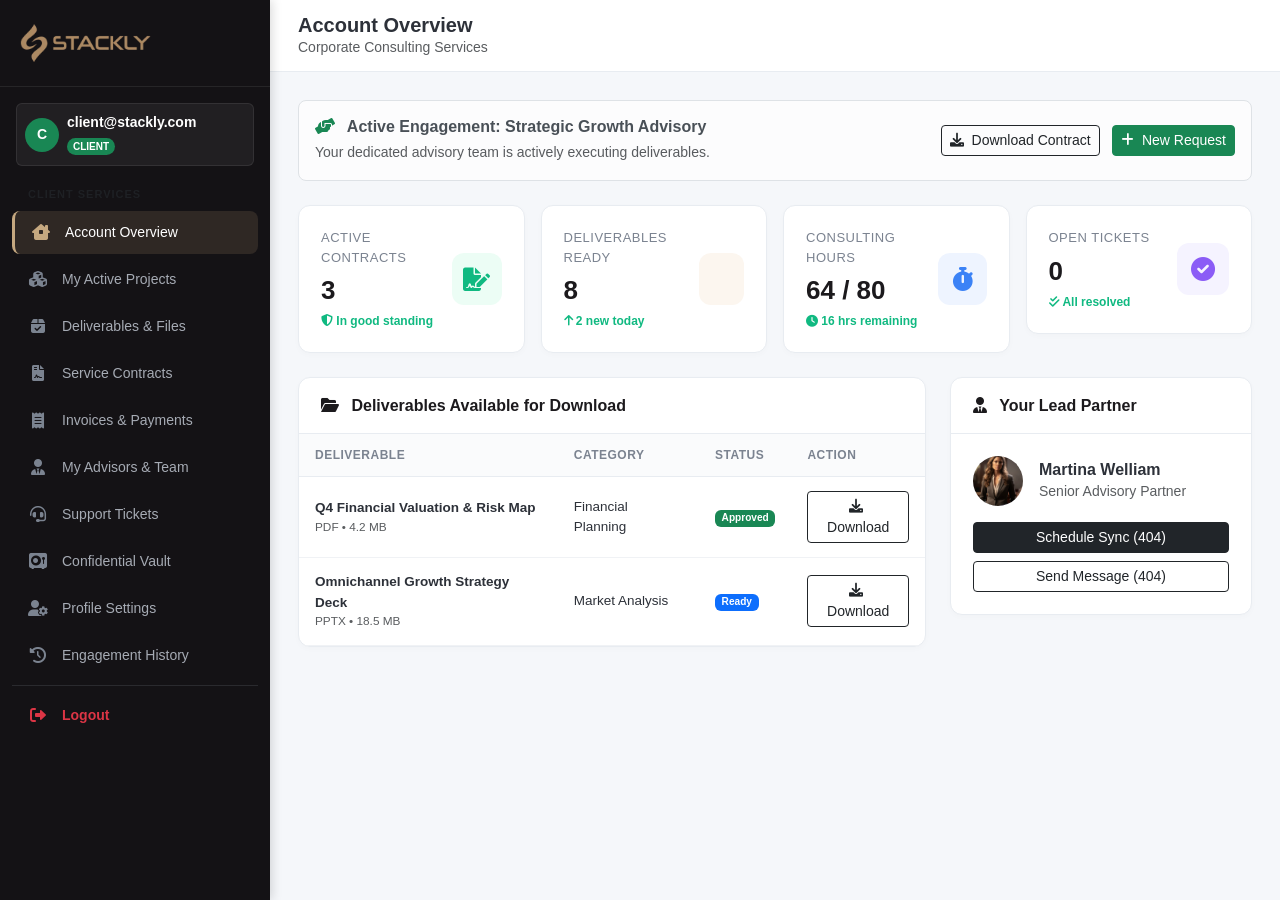
<file: user-dashboard.html>
<!DOCTYPE html>
<html lang="en">
<head>
    <meta charset="UTF-8">
    <meta name="viewport" content="width=device-width, initial-scale=1">
    <title>Client Dashboard - Stackly Client Portal</title>
    <link rel="shortcut icon" href="images/favicon.svg">
    <link rel="stylesheet" href="css/bootstrap.min.css">
    <link rel="stylesheet" href="css/all.min.css">
    <link rel="stylesheet" href="css/dashboard.css">
</head>
<body class="dashboard-body">

    <!-- Mobile Sidebar Backdrop Overlay -->
    <div class="dash-sidebar-overlay" id="sidebarOverlay"></div>

    <div class="dashboard-layout">
        <!-- 10-Item Sidebar -->
        <aside class="dash-sidebar" id="dashSidebar">
            <div class="dash-sidebar-header">
                <a href="#tab-client-overview" class="dash-sidebar-brand" id="brandLogoLink" title="Go to Overview">
                    <img src="images/stackly-logo.webp" alt="Stackly Logo">
                </a>
                <button class="btn btn-sm text-white d-lg-none" id="closeSidebarBtn">
                    <i class="fa-solid fa-xmark fa-lg"></i>
                </button>
            </div>

            <!-- User Profile Card Inside Sidebar -->
            <div class="px-3 pt-3 pb-2">
                <div class="d-flex align-items-center gap-2 p-2 rounded" style="background: rgba(255,255,255,0.06); border: 1px solid rgba(255,255,255,0.08);">
                    <div class="dash-user-avatar" style="width: 34px; height: 34px; font-size: 14px; background: #198754; color:#fff;">C</div>
                    <div class="overflow-hidden flex-grow-1">
                        <div class="dash-user-name auth-user-name fw-bold text-white small" style="white-space: nowrap; overflow: hidden; text-overflow: ellipsis;">client@stackly.com</div>
                        <span class="dash-user-role-badge role-client auth-user-role" style="font-size: 10px; padding: 1px 6px;">CLIENT</span>
                    </div>
                </div>
            </div>

            <div class="dash-sidebar-menu">
                <div class="px-3 mb-2 small text-uppercase text-muted fw-bold" style="font-size: 11px; letter-spacing: 1px;">Client Services </div>
                <ul class="dash-nav-list">
                    <!-- 1. Overview -->
                    <li class="dash-nav-item">
                        <a href="#tab-client-overview" class="dash-nav-link active" data-tab="tab-client-overview">
                            <i class="fa-solid fa-house-chimney-window"></i>
                            <span>Account Overview</span>
                        </a>
                    </li>
                    <!-- 2. My Projects -->
                    <li class="dash-nav-item">
                        <a href="#tab-client-projects" class="dash-nav-link" data-tab="tab-client-projects">
                            <i class="fa-solid fa-cubes"></i>
                            <span>My Active Projects</span>
                        </a>
                    </li>
                    <!-- 3. Deliverables -->
                    <li class="dash-nav-item">
                        <a href="#tab-client-deliverables" class="dash-nav-link" data-tab="tab-client-deliverables">
                            <i class="fa-solid fa-box-check"></i>
                            <span>Deliverables &amp; Files</span>
                        </a>
                    </li>
                    <!-- 4. Contract Status -->
                    <li class="dash-nav-item">
                        <a href="#tab-client-contracts" class="dash-nav-link" data-tab="tab-client-contracts">
                            <i class="fa-solid fa-file-contract"></i>
                            <span>Service Contracts</span>
                        </a>
                    </li>
                    <!-- 5. Invoices & Billing -->
                    <li class="dash-nav-item">
                        <a href="#tab-client-invoices" class="dash-nav-link" data-tab="tab-client-invoices">
                            <i class="fa-solid fa-receipt"></i>
                            <span>Invoices &amp; Payments</span>
                        </a>
                    </li>
                    <!-- 6. Dedicated Consultants -->
                    <li class="dash-nav-item">
                        <a href="#tab-client-advisors" class="dash-nav-link" data-tab="tab-client-advisors">
                            <i class="fa-solid fa-user-tie"></i>
                            <span>My Advisors &amp; Team</span>
                        </a>
                    </li>
                    <!-- 7. Support & Tickets -->
                    <li class="dash-nav-item">
                        <a href="#tab-client-support" class="dash-nav-link" data-tab="tab-client-support">
                            <i class="fa-solid fa-headset"></i>
                            <span>Support Tickets</span>
                        </a>
                    </li>
                    <!-- 8. Shared Vault -->
                    <li class="dash-nav-item">
                        <a href="#tab-client-vault" class="dash-nav-link" data-tab="tab-client-vault">
                            <i class="fa-solid fa-vault"></i>
                            <span>Confidential Vault</span>
                        </a>
                    </li>
                    <!-- 9. Account Settings -->
                    <li class="dash-nav-item">
                        <a href="#tab-client-profile" class="dash-nav-link" data-tab="tab-client-profile">
                            <i class="fa-solid fa-user-gear"></i>
                            <span>Profile Settings</span>
                        </a>
                    </li>
                    <!-- 10. Service History -->
                    <li class="dash-nav-item">
                        <a href="#tab-client-history" class="dash-nav-link" data-tab="tab-client-history">
                            <i class="fa-solid fa-clock-rotate-left"></i>
                            <span>Engagement History</span>
                        </a>
                    </li>

                    <!-- Inside Actions (Logout inside Sidebar) -->
                    <li class="my-2 border-top border-secondary border-opacity-25"></li>
                    <li class="dash-nav-item">
                        <a href="#" class="dash-nav-link text-danger btn-dash-logout" onclick="BizlyAuth.logout('index.html'); return false;">
                            <i class="fa-solid fa-right-from-bracket text-danger"></i>
                            <span class="text-danger fw-bold">Logout</span>
                        </a>
                    </li>
                </ul>
            </div>
        </aside>

        <!-- Main Dashboard View Area -->
        <main class="dash-main">
            <!-- Topbar (Clean Header without redundant right action column) -->
            <header class="dash-topbar">
                <div class="dash-topbar-left">
                    <button class="dash-sidebar-toggle" id="openSidebarBtn" aria-label="Toggle Navigation">
                        <i class="fa-regular fa-bars-staggered"></i>
                    </button>
                    <div>
                        <h5 class="mb-0 fw-bold" id="dashCurrentTabTitle">Account Overview</h5>
                        <small class="text-muted d-none d-md-block">Corporate Consulting Services</small>
                    </div>
                </div>
            </header>

            <!-- Dashboard Content Panes -->
            <div class="dash-content">

                <!-- TAB 1: ACCOUNT OVERVIEW -->
                <div class="dash-tab-pane" id="tab-client-overview">
                    <div class="alert alert-light border rounded-3 p-3 mb-4 d-flex flex-wrap justify-content-between align-items-center">
                        <div>
                            <h6 class="fw-bold mb-1"><i class="fa-solid fa-handshake-angle text-success me-2"></i> Active Engagement: Strategic Growth Advisory</h6>
                            <small class="text-muted">Your dedicated advisory team is actively executing deliverables.</small>
                        </div>
                        <div class="mt-2 mt-sm-0">
                            <button class="btn btn-sm btn-outline-dark me-2" onclick="window.location.href='404.html'">
                                <i class="fa-solid fa-download me-1"></i> Download Contract
                            </button>
                            <button class="btn btn-sm btn-success text-white" onclick="window.location.href='404.html'">
                                <i class="fa-solid fa-plus me-1"></i> New Request
                            </button>
                        </div>
                    </div>

                    <div class="row g-3 mb-4">
                        <div class="col-xl-3 col-sm-6">
                            <div class="dash-stat-card">
                                <div>
                                    <div class="dash-stat-label">Active Contracts</div>
                                    <div class="dash-stat-value">3</div>
                                    <div class="dash-stat-change up"><i class="fa-solid fa-shield"></i> In good standing</div>
                                </div>
                                <div class="dash-stat-icon stat-icon-green"><i class="fa-solid fa-file-signature"></i></div>
                            </div>
                        </div>
                        <div class="col-xl-3 col-sm-6">
                            <div class="dash-stat-card">
                                <div>
                                    <div class="dash-stat-label">Deliverables Ready</div>
                                    <div class="dash-stat-value">8</div>
                                    <div class="dash-stat-change up"><i class="fa-solid fa-arrow-up"></i> 2 new today</div>
                                </div>
                                <div class="dash-stat-icon stat-icon-gold"><i class="fa-solid fa-folder-check"></i></div>
                            </div>
                        </div>
                        <div class="col-xl-3 col-sm-6">
                            <div class="dash-stat-card">
                                <div>
                                    <div class="dash-stat-label">Consulting Hours</div>
                                    <div class="dash-stat-value">64 / 80</div>
                                    <div class="dash-stat-change up"><i class="fa-solid fa-clock"></i> 16 hrs remaining</div>
                                </div>
                                <div class="dash-stat-icon stat-icon-blue"><i class="fa-solid fa-stopwatch"></i></div>
                            </div>
                        </div>
                        <div class="col-xl-3 col-sm-6">
                            <div class="dash-stat-card">
                                <div>
                                    <div class="dash-stat-label">Open Tickets</div>
                                    <div class="dash-stat-value">0</div>
                                    <div class="dash-stat-change up"><i class="fa-solid fa-check-double"></i> All resolved</div>
                                </div>
                                <div class="dash-stat-icon stat-icon-purple"><i class="fa-solid fa-circle-check"></i></div>
                            </div>
                        </div>
                    </div>

                    <div class="row g-4">
                        <div class="col-xl-8">
                            <div class="dash-card">
                                <div class="dash-card-header">
                                    <h6 class="dash-card-title"><i class="fa-solid fa-folder-open me-2"></i> Deliverables Available for Download</h6>
                                </div>
                                <div class="dash-card-body p-0">
                                    <div class="table-responsive">
                                        <table class="dash-table">
                                            <thead>
                                                <tr><th>Deliverable</th><th>Category</th><th>Status</th><th>Action</th></tr>
                                            </thead>
                                            <tbody>
                                                <tr>
                                                    <td><strong>Q4 Financial Valuation &amp; Risk Map</strong><div class="small text-muted">PDF &bull; 4.2 MB</div></td>
                                                    <td>Financial Planning</td>
                                                    <td><span class="badge bg-success">Approved</span></td>
                                                    <td><button class="btn btn-sm btn-outline-dark" onclick="window.location.href='404.html'"><i class="fa-solid fa-download me-1"></i> Download</button></td>
                                                </tr>
                                                <tr>
                                                    <td><strong>Omnichannel Growth Strategy Deck</strong><div class="small text-muted">PPTX &bull; 18.5 MB</div></td>
                                                    <td>Market Analysis</td>
                                                    <td><span class="badge bg-primary">Ready</span></td>
                                                    <td><button class="btn btn-sm btn-outline-dark" onclick="window.location.href='404.html'"><i class="fa-solid fa-download me-1"></i> Download</button></td>
                                                </tr>
                                            </tbody>
                                        </table>
                                    </div>
                                </div>
                            </div>
                        </div>
                        <div class="col-xl-4">
                            <div class="dash-card">
                                <div class="dash-card-header">
                                    <h6 class="dash-card-title"><i class="fa-solid fa-user-tie me-2"></i> Your Lead Partner</h6>
                                </div>
                                <div class="dash-card-body">
                                    <div class="d-flex align-items-center gap-3 mb-3">
                                        <img src="images/01.webp" alt="Advisor" class="rounded-circle" style="width: 50px; height: 50px; object-fit: cover;">
                                        <div>
                                            <h6 class="mb-0 fw-bold">Martina Welliam</h6>
                                            <small class="text-muted">Senior Advisory Partner</small>
                                        </div>
                                    </div>
                                    <div class="d-grid gap-2">
                                        <button class="btn btn-sm btn-dark" onclick="window.location.href='404.html'">Schedule Sync (404)</button>
                                        <button class="btn btn-sm btn-outline-dark" onclick="window.location.href='404.html'">Send Message (404)</button>
                                    </div>
                                </div>
                            </div>
                        </div>
                    </div>
                </div>

                <!-- TAB 2: MY ACTIVE PROJECTS -->
                <div class="dash-tab-pane d-none" id="tab-client-projects">
                    <!-- Header Bar -->
                    <div class="d-flex flex-wrap justify-content-between align-items-center mb-4 gap-3">
                        <div>
                            <h5 class="fw-bold mb-1">My Contracted Projects (3 Active)</h5>
                            <small class="text-muted">High-priority engagements currently managed by your Stackly advisory team.</small>
                        </div>
                        <div class="d-flex gap-2">
                            <button class="btn btn-sm btn-outline-dark" onclick="window.location.href='404.html'">
                                <i class="fa-solid fa-file-export me-1"></i> Export Roadmap (404)
                            </button>
                            <button class="btn btn-sm btn-success text-white" onclick="window.location.href='404.html'">
                                <i class="fa-solid fa-plus me-1"></i> Request New Project (404)
                            </button>
                        </div>
                    </div>

                    <!-- Project KPI Stats Row -->
                    <div class="row g-3 mb-4">
                        <div class="col-xl-3 col-sm-6">
                            <div class="dash-stat-card">
                                <div>
                                    <div class="dash-stat-label">Active Workstreams</div>
                                    <div class="dash-stat-value">3</div>
                                    <div class="dash-stat-change up"><i class="fa-solid fa-circle-check"></i> All On Track</div>
                                </div>
                                <div class="dash-stat-icon stat-icon-green"><i class="fa-solid fa-diagram-project"></i></div>
                            </div>
                        </div>
                        <div class="col-xl-3 col-sm-6">
                            <div class="dash-stat-card">
                                <div>
                                    <div class="dash-stat-label">Milestones Done</div>
                                    <div class="dash-stat-value">18 / 24</div>
                                    <div class="dash-stat-change up"><i class="fa-solid fa-arrow-trend-up"></i> 75% Complete</div>
                                </div>
                                <div class="dash-stat-icon stat-icon-gold"><i class="fa-solid fa-flag-checkered"></i></div>
                            </div>
                        </div>
                        <div class="col-xl-3 col-sm-6">
                            <div class="dash-stat-card">
                                <div>
                                    <div class="dash-stat-label">Allocated Hours</div>
                                    <div class="dash-stat-value">320 hrs</div>
                                    <div class="dash-stat-change up"><i class="fa-solid fa-clock"></i> 64 hrs Remaining</div>
                                </div>
                                <div class="dash-stat-icon stat-icon-blue"><i class="fa-solid fa-hourglass-half"></i></div>
                            </div>
                        </div>
                        <div class="col-xl-3 col-sm-6">
                            <div class="dash-stat-card">
                                <div>
                                    <div class="dash-stat-label">Budget Utilized</div>
                                    <div class="dash-stat-value">$242.5K</div>
                                    <div class="dash-stat-change up"><i class="fa-solid fa-shield-halved"></i> 90.1% Within Budget</div>
                                </div>
                                <div class="dash-stat-icon stat-icon-purple"><i class="fa-solid fa-sack-dollar"></i></div>
                            </div>
                        </div>
                    </div>

                    <!-- Detailed Project Cards -->
                    <div class="row g-4 mb-4">
                        <!-- Project 1 -->
                        <div class="col-xl-4 col-md-6">
                            <div class="dash-card h-100 d-flex flex-column">
                                <div class="dash-card-header bg-light d-flex justify-content-between align-items-center">
                                    <span class="badge bg-success">In Progress &bull; 85%</span>
                                    <span class="badge bg-danger-subtle text-danger border border-danger-subtle">High Priority</span>
                                </div>
                                <div class="dash-card-body flex-grow-1">
                                    <h6 class="fw-bold mb-2">Enterprise Cloud Architecture Modernization</h6>
                                    <p class="small text-muted mb-3">Multi-cloud AWS &amp; Azure infrastructure migration, zero-trust perimeter, and automated CI/CD pipeline deployment.</p>
                                    
                                    <div class="mb-3">
                                        <div class="d-flex justify-content-between small text-muted mb-1">
                                            <span>Progress (Phase 4 of 5)</span>
                                            <span class="fw-bold text-dark">85%</span>
                                        </div>
                                        <div class="progress" style="height: 7px;">
                                            <div class="progress-bar bg-success" style="width: 85%;"></div>
                                        </div>
                                    </div>

                                    <div class="row g-2 small text-muted mb-3 pt-2 border-top">
                                        <div class="col-6"><strong>Budget:</strong> $120,000</div>
                                        <div class="col-6"><strong>Spent:</strong> $98,500</div>
                                        <div class="col-6"><strong>Next Milestone:</strong> Dec 15, 2026</div>
                                        <div class="col-6"><strong>Sprint:</strong> Sprint 42</div>
                                    </div>

                                    <div class="d-flex align-items-center gap-2 pt-2 border-top">
                                        <img src="images/02.webp" alt="Lead" class="rounded-circle" style="width: 32px; height: 32px; object-fit: cover;">
                                        <div class="small">
                                            <div class="fw-bold">Brooklyn Simmons</div>
                                            <div class="text-muted" style="font-size: 11px;">Lead Cloud Architect</div>
                                        </div>
                                    </div>
                                </div>
                                <div class="p-3 bg-light border-top d-flex gap-2">
                                    <button class="btn btn-sm btn-outline-dark flex-grow-1" onclick="window.location.href='404.html'">Milestone Schedule (404)</button>
                                    <button class="btn btn-sm btn-dark" onclick="window.location.href='404.html'">Files (404)</button>
                                </div>
                            </div>
                        </div>

                        <!-- Project 2 -->
                        <div class="col-xl-4 col-md-6">
                            <div class="dash-card h-100 d-flex flex-column">
                                <div class="dash-card-header bg-light d-flex justify-content-between align-items-center">
                                    <span class="badge bg-primary">In Progress &bull; 62%</span>
                                    <span class="badge bg-warning-subtle text-warning-emphasis border border-warning-subtle">Medium Priority</span>
                                </div>
                                <div class="dash-card-body flex-grow-1">
                                    <h6 class="fw-bold mb-2">Global ERP &amp; Supply Chain Integration</h6>
                                    <p class="small text-muted mb-3">Enterprise SAP to Snowflake data pipeline harmonization, multi-currency reporting, and automated inventory sync.</p>
                                    
                                    <div class="mb-3">
                                        <div class="d-flex justify-content-between small text-muted mb-1">
                                            <span>Progress (Phase 3 of 6)</span>
                                            <span class="fw-bold text-dark">62%</span>
                                        </div>
                                        <div class="progress" style="height: 7px;">
                                            <div class="progress-bar bg-primary" style="width: 62%;"></div>
                                        </div>
                                    </div>

                                    <div class="row g-2 small text-muted mb-3 pt-2 border-top">
                                        <div class="col-6"><strong>Budget:</strong> $85,000</div>
                                        <div class="col-6"><strong>Spent:</strong> $52,700</div>
                                        <div class="col-6"><strong>Next Milestone:</strong> Jan 20, 2027</div>
                                        <div class="col-6"><strong>Sprint:</strong> Sprint 19</div>
                                    </div>

                                    <div class="d-flex align-items-center gap-2 pt-2 border-top">
                                        <img src="images/01.webp" alt="Lead" class="rounded-circle" style="width: 32px; height: 32px; object-fit: cover;">
                                        <div class="small">
                                            <div class="fw-bold">Martina Welliam</div>
                                            <div class="text-muted" style="font-size: 11px;">Enterprise Lead</div>
                                        </div>
                                    </div>
                                </div>
                                <div class="p-3 bg-light border-top d-flex gap-2">
                                    <button class="btn btn-sm btn-outline-dark flex-grow-1" onclick="window.location.href='404.html'">Milestone Schedule (404)</button>
                                    <button class="btn btn-sm btn-dark" onclick="window.location.href='404.html'">Files (404)</button>
                                </div>
                            </div>
                        </div>

                        <!-- Project 3 -->
                        <div class="col-xl-4 col-md-6">
                            <div class="dash-card h-100 d-flex flex-column">
                                <div class="dash-card-header bg-light d-flex justify-content-between align-items-center">
                                    <span class="badge bg-warning text-dark">Under Review &bull; 94%</span>
                                    <span class="badge bg-danger-subtle text-danger border border-danger-subtle">Critical Priority</span>
                                </div>
                                <div class="dash-card-body flex-grow-1">
                                    <h6 class="fw-bold mb-2">AI Customer Intelligence &amp; Analytics Platform</h6>
                                    <p class="small text-muted mb-3">Custom LLM fine-tuning for customer retention analytics, real-time churn prediction, and executive BI dashboard.</p>
                                    
                                    <div class="mb-3">
                                        <div class="d-flex justify-content-between small text-muted mb-1">
                                            <span>Progress (Phase 5 of 5)</span>
                                            <span class="fw-bold text-dark">94%</span>
                                        </div>
                                        <div class="progress" style="height: 7px;">
                                            <div class="progress-bar bg-warning" style="width: 94%;"></div>
                                        </div>
                                    </div>

                                    <div class="row g-2 small text-muted mb-3 pt-2 border-top">
                                        <div class="col-6"><strong>Budget:</strong> $64,000</div>
                                        <div class="col-6"><strong>Spent:</strong> $60,160</div>
                                        <div class="col-6"><strong>Next Milestone:</strong> Nov 28, 2026</div>
                                        <div class="col-6"><strong>Sprint:</strong> Final QA</div>
                                    </div>

                                    <div class="d-flex align-items-center gap-2 pt-2 border-top">
                                        <img src="images/03.webp" alt="Lead" class="rounded-circle" style="width: 32px; height: 32px; object-fit: cover;">
                                        <div class="small">
                                            <div class="fw-bold">Leslie Alexander</div>
                                            <div class="text-muted" style="font-size: 11px;">Principal AI Engineer</div>
                                        </div>
                                    </div>
                                </div>
                                <div class="p-3 bg-light border-top d-flex gap-2">
                                    <button class="btn btn-sm btn-outline-dark flex-grow-1" onclick="window.location.href='404.html'">Milestone Schedule (404)</button>
                                    <button class="btn btn-sm btn-dark" onclick="window.location.href='404.html'">Files (404)</button>
                                </div>
                            </div>
                        </div>
                    </div>

                    <!-- Upcoming Deliverable Milestones Timeline Table -->
                    <div class="dash-card">
                        <div class="dash-card-header d-flex justify-content-between align-items-center">
                            <h6 class="dash-card-title"><i class="fa-solid fa-list-check me-2"></i> Upcoming Key Milestones Across All Projects</h6>
                            <button class="btn btn-sm btn-outline-dark" onclick="window.location.href='404.html'">View Full Gantt Chart (404)</button>
                        </div>
                        <div class="dash-card-body p-0">
                            <div class="table-responsive">
                                <table class="dash-table">
                                    <thead>
                                        <tr>
                                            <th>Milestone</th>
                                            <th>Associated Project</th>
                                            <th>Target Date</th>
                                            <th>Deliverable Owner</th>
                                            <th>Sign-off Status</th>
                                            <th>Action</th>
                                        </tr>
                                    </thead>
                                    <tbody>
                                        <tr>
                                            <td><strong>Production Cluster Cutover</strong></td>
                                            <td>Cloud Architecture Modernization</td>
                                            <td>Nov 15, 2026</td>
                                            <td>Brooklyn Simmons</td>
                                            <td><span class="badge bg-success">Ready for Testing</span></td>
                                            <td><button class="btn btn-sm btn-outline-dark" onclick="window.location.href='404.html'">Review (404)</button></td>
                                        </tr>
                                        <tr>
                                            <td><strong>AI Model Weights &amp; Benchmarks</strong></td>
                                            <td>Customer Intelligence Platform</td>
                                            <td>Nov 22, 2026</td>
                                            <td>Leslie Alexander</td>
                                            <td><span class="badge bg-warning text-dark">Under Review</span></td>
                                            <td><button class="btn btn-sm btn-outline-dark" onclick="window.location.href='404.html'">Review (404)</button></td>
                                        </tr>
                                        <tr>
                                            <td><strong>Schema Migration Staging</strong></td>
                                            <td>Global ERP Integration</td>
                                            <td>Dec 05, 2026</td>
                                            <td>Martina Welliam</td>
                                            <td><span class="badge bg-secondary">In Development</span></td>
                                            <td><button class="btn btn-sm btn-outline-dark" onclick="window.location.href='404.html'">Details (404)</button></td>
                                        </tr>
                                        <tr>
                                            <td><strong>Final Executive Board Briefing</strong></td>
                                            <td>Enterprise Strategy Engagement</td>
                                            <td>Dec 18, 2026</td>
                                            <td>Cody Fisher</td>
                                            <td><span class="badge bg-info text-dark">Scheduled</span></td>
                                            <td><button class="btn btn-sm btn-outline-dark" onclick="window.location.href='404.html'">Details (404)</button></td>
                                        </tr>
                                    </tbody>
                                </table>
                            </div>
                        </div>
                    </div>
                </div>

                <!-- TAB 3: DELIVERABLES & FILES -->
                <div class="dash-tab-pane d-none" id="tab-client-deliverables">
                    <div class="d-flex flex-wrap justify-content-between align-items-center mb-4 gap-3">
                        <div>
                            <h5 class="fw-bold mb-1">Deliverables &amp; Research Packages</h5>
                            <small class="text-muted">Access, review, and download verified executive consulting assets and technical blueprints.</small>
                        </div>
                        <div class="d-flex gap-2">
                            <button class="btn btn-sm btn-outline-dark" onclick="window.location.href='404.html'">
                                <i class="fa-solid fa-cloud-arrow-up me-1"></i> Upload Feedback File (404)
                            </button>
                            <button class="btn btn-sm btn-dark" onclick="window.location.href='404.html'">
                                <i class="fa-solid fa-download me-1"></i> Download All ZIP (404)
                            </button>
                        </div>
                    </div>

                    <!-- Deliverable KPI Stats -->
                    <div class="row g-3 mb-4">
                        <div class="col-xl-3 col-sm-6">
                            <div class="dash-stat-card">
                                <div>
                                    <div class="dash-stat-label">Total Verified Files</div>
                                    <div class="dash-stat-value">28</div>
                                    <div class="dash-stat-change up"><i class="fa-solid fa-check"></i> 100% Signed Off</div>
                                </div>
                                <div class="dash-stat-icon stat-icon-green"><i class="fa-solid fa-folder-closed"></i></div>
                            </div>
                        </div>
                        <div class="col-xl-3 col-sm-6">
                            <div class="dash-stat-card">
                                <div>
                                    <div class="dash-stat-label">Pending Client Sign-off</div>
                                    <div class="dash-stat-value">2</div>
                                    <div class="dash-stat-change down"><i class="fa-solid fa-clock"></i> Action required</div>
                                </div>
                                <div class="dash-stat-icon stat-icon-gold"><i class="fa-solid fa-file-pen"></i></div>
                            </div>
                        </div>
                        <div class="col-xl-3 col-sm-6">
                            <div class="dash-stat-card">
                                <div>
                                    <div class="dash-stat-label">Technical Blueprints</div>
                                    <div class="dash-stat-value">14</div>
                                    <div class="dash-stat-change up"><i class="fa-solid fa-layer-group"></i> Architecture docs</div>
                                </div>
                                <div class="dash-stat-icon stat-icon-blue"><i class="fa-solid fa-file-code"></i></div>
                            </div>
                        </div>
                        <div class="col-xl-3 col-sm-6">
                            <div class="dash-stat-card">
                                <div>
                                    <div class="dash-stat-label">Secure Storage Used</div>
                                    <div class="dash-stat-value">1.4 / 10 GB</div>
                                    <div class="dash-stat-change up"><i class="fa-solid fa-hard-drive"></i> 14% Quota</div>
                                </div>
                                <div class="dash-stat-icon stat-icon-purple"><i class="fa-solid fa-server"></i></div>
                            </div>
                        </div>
                    </div>

                    <!-- Deliverables Table -->
                    <div class="dash-card mb-4">
                        <div class="dash-card-header d-flex flex-wrap justify-content-between align-items-center gap-2">
                            <h6 class="dash-card-title"><i class="fa-solid fa-folder-open me-2"></i> Client Deliverable Repository</h6>
                            <div class="d-flex gap-2">
                                <span class="badge bg-light text-dark border">6 Recent Files</span>
                            </div>
                        </div>
                        <div class="dash-card-body p-0">
                            <div class="table-responsive">
                                <table class="dash-table">
                                    <thead>
                                        <tr>
                                            <th>Document / Package</th>
                                            <th>Workstream</th>
                                            <th>Format &amp; Size</th>
                                            <th>Delivery Date</th>
                                            <th>Status</th>
                                            <th>Actions</th>
                                        </tr>
                                    </thead>
                                    <tbody>
                                        <tr>
                                            <td>
                                                <div class="d-flex align-items-center gap-2">
                                                    <i class="fa-solid fa-file-pdf text-danger fa-lg"></i>
                                                    <div>
                                                        <strong>Corporate Rebranding &amp; Brand Guidelines v2.4</strong>
                                                        <div class="small text-muted">Complete brand identity, typography, and palette matrix</div>
                                                    </div>
                                                </div>
                                            </td>
                                            <td>Brand &amp; Marketing</td>
                                            <td>PDF &bull; 14.2 MB</td>
                                            <td>Nov 02, 2026</td>
                                            <td><span class="badge bg-success">Approved</span></td>
                                            <td>
                                                <button class="btn btn-sm btn-outline-dark" onclick="window.location.href='404.html'"><i class="fa-solid fa-download me-1"></i> Download</button>
                                            </td>
                                        </tr>
                                        <tr>
                                            <td>
                                                <div class="d-flex align-items-center gap-2">
                                                    <i class="fa-solid fa-file-excel text-success fa-lg"></i>
                                                    <div>
                                                        <strong>Financial Forecast &amp; Valuation Macro Model</strong>
                                                        <div class="small text-muted">5-year multi-scenario DCF valuation model with sensitivities</div>
                                                    </div>
                                                </div>
                                            </td>
                                            <td>Financial Advisory</td>
                                            <td>XLSX &bull; 8.6 MB</td>
                                            <td>Nov 01, 2026</td>
                                            <td><span class="badge bg-warning text-dark">Pending Sign-off</span></td>
                                            <td>
                                                <button class="btn btn-sm btn-outline-dark" onclick="window.location.href='404.html'"><i class="fa-solid fa-download me-1"></i> Download</button>
                                            </td>
                                        </tr>
                                        <tr>
                                            <td>
                                                <div class="d-flex align-items-center gap-2">
                                                    <i class="fa-solid fa-file-shield text-primary fa-lg"></i>
                                                    <div>
                                                        <strong>Cloud Infrastructure Security Audit &amp; Penetration Test</strong>
                                                        <div class="small text-muted">Zero-trust compliance, IAM audit, and CVE remediation report</div>
                                                    </div>
                                                </div>
                                            </td>
                                            <td>Cloud Architecture</td>
                                            <td>PDF &bull; 6.1 MB</td>
                                            <td>Oct 28, 2026</td>
                                            <td><span class="badge bg-success">Approved</span></td>
                                            <td>
                                                <button class="btn btn-sm btn-outline-dark" onclick="window.location.href='404.html'"><i class="fa-solid fa-download me-1"></i> Download</button>
                                            </td>
                                        </tr>
                                        <tr>
                                            <td>
                                                <div class="d-flex align-items-center gap-2">
                                                    <i class="fa-solid fa-file-lines text-secondary fa-lg"></i>
                                                    <div>
                                                        <strong>Global ERP Migration Sprint Plan &amp; Database Architecture</strong>
                                                        <div class="small text-muted">SAP staging schema, ETL data mapping, and cutover checklist</div>
                                                    </div>
                                                </div>
                                            </td>
                                            <td>ERP Integration</td>
                                            <td>PDF &bull; 18.5 MB</td>
                                            <td>Oct 22, 2026</td>
                                            <td><span class="badge bg-success">Approved</span></td>
                                            <td>
                                                <button class="btn btn-sm btn-outline-dark" onclick="window.location.href='404.html'"><i class="fa-solid fa-download me-1"></i> Download</button>
                                            </td>
                                        </tr>
                                        <tr>
                                            <td>
                                                <div class="d-flex align-items-center gap-2">
                                                    <i class="fa-solid fa-file-zipper text-warning fa-lg"></i>
                                                    <div>
                                                        <strong>AI Sentiment Analysis Model Weights &amp; Evaluation Benchmark</strong>
                                                        <div class="small text-muted">Trained PyTorch checkpoints and F1-score validation data</div>
                                                    </div>
                                                </div>
                                            </td>
                                            <td>AI Intelligence</td>
                                            <td>ZIP &bull; 44.8 MB</td>
                                            <td>Oct 15, 2026</td>
                                            <td><span class="badge bg-warning text-dark">Pending Sign-off</span></td>
                                            <td>
                                                <button class="btn btn-sm btn-outline-dark" onclick="window.location.href='404.html'"><i class="fa-solid fa-download me-1"></i> Download</button>
                                            </td>
                                        </tr>
                                        <tr>
                                            <td>
                                                <div class="d-flex align-items-center gap-2">
                                                    <i class="fa-solid fa-file-powerpoint text-danger fa-lg"></i>
                                                    <div>
                                                        <strong>Executive Board Presentation Deck &mdash; Q4 Strategic Roadmap</strong>
                                                        <div class="small text-muted">C-suite presentation ready for shareholder and board briefing</div>
                                                    </div>
                                                </div>
                                            </td>
                                            <td>Executive Strategy</td>
                                            <td>PPTX &bull; 22.0 MB</td>
                                            <td>Oct 10, 2026</td>
                                            <td><span class="badge bg-success">Approved</span></td>
                                            <td>
                                                <button class="btn btn-sm btn-outline-dark" onclick="window.location.href='404.html'"><i class="fa-solid fa-download me-1"></i> Download</button>
                                            </td>
                                        </tr>
                                    </tbody>
                                </table>
                            </div>
                        </div>
                    </div>

                    <!-- Deliverable Request Helper Box -->
                    <div class="dash-card bg-light border p-4">
                        <div class="row align-items-center">
                            <div class="col-lg-8">
                                <h6 class="fw-bold mb-1"><i class="fa-solid fa-circle-question text-primary me-2"></i> Need a Specialized Custom Report or Data Cut?</h6>
                                <p class="small text-muted mb-0">Your dedicated Stackly partners can produce tailored ad-hoc research, regulatory audit packets, or financial models within 48 business hours.</p>
                            </div>
                            <div class="col-lg-4 text-lg-end mt-3 mt-lg-0">
                                <button class="btn btn-dark" onclick="window.location.href='404.html'"><i class="fa-solid fa-file-circle-plus me-1"></i> Request Custom Deliverable (404)</button>
                            </div>
                        </div>
                    </div>
                </div>

                <!-- TAB 4: SERVICE CONTRACTS -->
                <div class="dash-tab-pane d-none" id="tab-client-contracts">
                    <div class="d-flex flex-wrap justify-content-between align-items-center mb-4 gap-3">
                        <div>
                            <h5 class="fw-bold mb-1">Active Service Level Agreements (SLAs) &amp; Contracts</h5>
                            <small class="text-muted">Master agreements, active statements of work, and enterprise SLA guarantees.</small>
                        </div>
                        <button class="btn btn-sm btn-outline-dark" onclick="window.location.href='404.html'">
                            <i class="fa-solid fa-box-archive me-1"></i> Full Contract Archive (404)
                        </button>
                    </div>

                    <!-- Contract KPI Stats -->
                    <div class="row g-3 mb-4">
                        <div class="col-xl-3 col-sm-6">
                            <div class="dash-stat-card">
                                <div>
                                    <div class="dash-stat-label">Active Contracts</div>
                                    <div class="dash-stat-value">3</div>
                                    <div class="dash-stat-change up"><i class="fa-solid fa-shield-check"></i> Good Standing</div>
                                </div>
                                <div class="dash-stat-icon stat-icon-green"><i class="fa-solid fa-file-contract"></i></div>
                            </div>
                        </div>
                        <div class="col-xl-3 col-sm-6">
                            <div class="dash-stat-card">
                                <div>
                                    <div class="dash-stat-label">Total Contract Value</div>
                                    <div class="dash-stat-value">$269,000</div>
                                    <div class="dash-stat-change up"><i class="fa-solid fa-chart-line"></i> Annualized Retainer</div>
                                </div>
                                <div class="dash-stat-icon stat-icon-gold"><i class="fa-solid fa-briefcase"></i></div>
                            </div>
                        </div>
                        <div class="col-xl-3 col-sm-6">
                            <div class="dash-stat-card">
                                <div>
                                    <div class="dash-stat-label">Guaranteed SLA</div>
                                    <div class="dash-stat-value">99.9%</div>
                                    <div class="dash-stat-change up"><i class="fa-solid fa-bolt"></i> &lt; 1hr Escalation</div>
                                </div>
                                <div class="dash-stat-icon stat-icon-blue"><i class="fa-solid fa-certificate"></i></div>
                            </div>
                        </div>
                        <div class="col-xl-3 col-sm-6">
                            <div class="dash-stat-card">
                                <div>
                                    <div class="dash-stat-label">Next Renewal</div>
                                    <div class="dash-stat-value">Jan 2027</div>
                                    <div class="dash-stat-change up"><i class="fa-solid fa-calendar-check"></i> 14 Months Active</div>
                                </div>
                                <div class="dash-stat-icon stat-icon-purple"><i class="fa-solid fa-calendar-days"></i></div>
                            </div>
                        </div>
                    </div>

                    <!-- 3 Contract Cards -->
                    <div class="row g-4 mb-4">
                        <!-- Contract 1 -->
                        <div class="col-lg-4">
                            <div class="dash-card h-100 p-4 border-top border-4 border-success">
                                <div class="d-flex justify-content-between align-items-center mb-3">
                                    <span class="badge bg-success-subtle text-success border border-success-subtle">Active &bull; MSA</span>
                                    <span class="small text-muted fw-bold">#MSA-2024-089</span>
                                </div>
                                <h6 class="fw-bold mb-2">Master Enterprise Services Agreement</h6>
                                <p class="small text-muted mb-3">Comprehensive enterprise governance, general consulting rights, non-disclosure provisions, and SLA commitments.</p>
                                <ul class="list-unstyled small text-muted mb-4 border-top pt-2">
                                    <li class="py-1"><strong>Signed Date:</strong> Jan 15, 2024</li>
                                    <li class="py-1"><strong>Valid Through:</strong> Jan 14, 2027</li>
                                    <li class="py-1"><strong>Service Tier:</strong> Enterprise Diamond</li>
                                    <li class="py-1"><strong>Advisory Seat Quota:</strong> 12 Executive Seats</li>
                                </ul>
                                <button class="btn btn-sm btn-outline-dark w-100" onclick="window.location.href='404.html'">
                                    <i class="fa-solid fa-file-pdf me-1"></i> View Executed PDF (404)
                                </button>
                            </div>
                        </div>

                        <!-- Contract 2 -->
                        <div class="col-lg-4">
                            <div class="dash-card h-100 p-4 border-top border-4 border-primary">
                                <div class="d-flex justify-content-between align-items-center mb-3">
                                    <span class="badge bg-primary-subtle text-primary border border-primary-subtle">Active &bull; SOW #04</span>
                                    <span class="small text-muted fw-bold">#SOW-2026-104</span>
                                </div>
                                <h6 class="fw-bold mb-2">Cloud Modernization &amp; DevOps SOW</h6>
                                <p class="small text-muted mb-3">Deliverable-based statement of work covering multi-cloud Kubernetes deployment, infrastructure as code, and zero-trust.</p>
                                <ul class="list-unstyled small text-muted mb-4 border-top pt-2">
                                    <li class="py-1"><strong>Signed Date:</strong> June 01, 2026</li>
                                    <li class="py-1"><strong>Valid Through:</strong> Dec 31, 2026</li>
                                    <li class="py-1"><strong>Total Scope:</strong> $120,000</li>
                                    <li class="py-1"><strong>Milestones:</strong> 5 Deliverable Gates</li>
                                </ul>
                                <button class="btn btn-sm btn-outline-dark w-100" onclick="window.location.href='404.html'">
                                    <i class="fa-solid fa-file-pdf me-1"></i> View Executed PDF (404)
                                </button>
                            </div>
                        </div>

                        <!-- Contract 3 -->
                        <div class="col-lg-4">
                            <div class="dash-card h-100 p-4 border-top border-4 border-warning">
                                <div class="d-flex justify-content-between align-items-center mb-3">
                                    <span class="badge bg-warning-subtle text-warning-emphasis border border-warning-subtle">Active &bull; SOW #05</span>
                                    <span class="small text-muted fw-bold">#SOW-2026-112</span>
                                </div>
                                <h6 class="fw-bold mb-2">Enterprise AI Analytics &amp; Pipeline SOW</h6>
                                <p class="small text-muted mb-3">Execution agreement for predictive data engineering, custom retention neural models, and executive analytics cockpit.</p>
                                <ul class="list-unstyled small text-muted mb-4 border-top pt-2">
                                    <li class="py-1"><strong>Signed Date:</strong> Aug 15, 2026</li>
                                    <li class="py-1"><strong>Valid Through:</strong> Jan 31, 2027</li>
                                    <li class="py-1"><strong>Total Scope:</strong> $64,000</li>
                                    <li class="py-1"><strong>Milestones:</strong> 4 Deliverable Gates</li>
                                </ul>
                                <button class="btn btn-sm btn-outline-dark w-100" onclick="window.location.href='404.html'">
                                    <i class="fa-solid fa-file-pdf me-1"></i> View Executed PDF (404)
                                </button>
                            </div>
                        </div>
                    </div>

                    <!-- Contract Amendments & SLA Log Table -->
                    <div class="dash-card">
                        <div class="dash-card-header">
                            <h6 class="dash-card-title"><i class="fa-solid fa-signature me-2"></i> Contract Amendments &amp; SLA Review History</h6>
                        </div>
                        <div class="dash-card-body p-0">
                            <div class="table-responsive">
                                <table class="dash-table">
                                    <thead>
                                        <tr>
                                            <th>Agreement Document</th>
                                            <th>Amendment Scope</th>
                                            <th>Counter-Signed By</th>
                                            <th>Execution Date</th>
                                            <th>Status</th>
                                            <th>Action</th>
                                        </tr>
                                    </thead>
                                    <tbody>
                                        <tr>
                                            <td><strong>MSA Amendment #02</strong></td>
                                            <td>Expansion of Dedicated Cloud Consulting Hours (+40 hrs)</td>
                                            <td>Brooklyn Simmons (VP Advisory)</td>
                                            <td>Oct 14, 2026</td>
                                            <td><span class="badge bg-success">Executed</span></td>
                                            <td><button class="btn btn-sm btn-outline-dark" onclick="window.location.href='404.html'">Download (404)</button></td>
                                        </tr>
                                        <tr>
                                            <td><strong>SLA Guarantee Addendum</strong></td>
                                            <td>24/7 Severity 1 Response Time Reduction (Under 30 mins)</td>
                                            <td>Martina Welliam (Lead Partner)</td>
                                            <td>Aug 20, 2026</td>
                                            <td><span class="badge bg-success">Executed</span></td>
                                            <td><button class="btn btn-sm btn-outline-dark" onclick="window.location.href='404.html'">Download (404)</button></td>
                                        </tr>
                                    </tbody>
                                </table>
                            </div>
                        </div>
                    </div>
                </div>

                <!-- TAB 5: INVOICES & PAYMENTS -->
                <div class="dash-tab-pane d-none" id="tab-client-invoices">
                    <div class="d-flex flex-wrap justify-content-between align-items-center mb-4 gap-3">
                        <div>
                            <h5 class="fw-bold mb-1">Billing, Invoices &amp; Payment History</h5>
                            <small class="text-muted">Track all billed retainers, project milestones, and corporate payment methods.</small>
                        </div>
                        <div class="d-flex gap-2">
                            <button class="btn btn-sm btn-outline-dark" onclick="window.location.href='404.html'">
                                <i class="fa-solid fa-credit-card me-1"></i> Manage Payment Method (404)
                            </button>
                            <button class="btn btn-sm btn-success text-white" onclick="window.location.href='404.html'">
                                <i class="fa-solid fa-money-bill-wave me-1"></i> Pay Outstanding ($24,200)
                            </button>
                        </div>
                    </div>

                    <!-- Billing KPI Stats -->
                    <div class="row g-3 mb-4">
                        <div class="col-xl-3 col-sm-6">
                            <div class="dash-stat-card">
                                <div>
                                    <div class="dash-stat-label">Paid Year-To-Date</div>
                                    <div class="dash-stat-value">$184,500</div>
                                    <div class="dash-stat-change up"><i class="fa-solid fa-check"></i> 6 Invoices Settled</div>
                                </div>
                                <div class="dash-stat-icon stat-icon-green"><i class="fa-solid fa-receipt"></i></div>
                            </div>
                        </div>
                        <div class="col-xl-3 col-sm-6">
                            <div class="dash-stat-card">
                                <div>
                                    <div class="dash-stat-label">Current Outstanding</div>
                                    <div class="dash-stat-value">$24,200</div>
                                    <div class="dash-stat-change down"><i class="fa-solid fa-clock"></i> Due Nov 15, 2026</div>
                                </div>
                                <div class="dash-stat-icon stat-icon-gold"><i class="fa-solid fa-file-invoice-dollar"></i></div>
                            </div>
                        </div>
                        <div class="col-xl-3 col-sm-6">
                            <div class="dash-stat-card">
                                <div>
                                    <div class="dash-stat-label">Monthly Retainer</div>
                                    <div class="dash-stat-value">$18,500</div>
                                    <div class="dash-stat-change up"><i class="fa-solid fa-repeat"></i> Auto-Billed</div>
                                </div>
                                <div class="dash-stat-icon stat-icon-blue"><i class="fa-solid fa-calendar-check"></i></div>
                            </div>
                        </div>
                        <div class="col-xl-3 col-sm-6">
                            <div class="dash-stat-card">
                                <div>
                                    <div class="dash-stat-label">Billing Account</div>
                                    <div class="dash-stat-value">Good Standing</div>
                                    <div class="dash-stat-change up"><i class="fa-solid fa-shield"></i> Verified Enterprise</div>
                                </div>
                                <div class="dash-stat-icon stat-icon-purple"><i class="fa-solid fa-building-columns"></i></div>
                            </div>
                        </div>
                    </div>

                    <div class="row g-4">
                        <!-- Invoice Ledger -->
                        <div class="col-xl-8">
                            <div class="dash-card">
                                <div class="dash-card-header d-flex justify-content-between align-items-center">
                                    <h6 class="dash-card-title"><i class="fa-solid fa-clock-rotate-left me-2"></i> Invoice Statements Ledger</h6>
                                    <button class="btn btn-sm btn-outline-dark" onclick="window.location.href='404.html'">Download All CSV (404)</button>
                                </div>
                                <div class="dash-card-body p-0">
                                    <div class="table-responsive">
                                        <table class="dash-table">
                                            <thead>
                                                <tr>
                                                    <th>Invoice #</th>
                                                    <th>Description</th>
                                                    <th>Issue Date</th>
                                                    <th>Amount</th>
                                                    <th>Status</th>
                                                    <th>Action</th>
                                                </tr>
                                            </thead>
                                            <tbody>
                                                <tr>
                                                    <td><strong>#INV-2026-1102</strong></td>
                                                    <td>Cloud Modernization Milestone 4</td>
                                                    <td>Nov 01, 2026</td>
                                                    <td><strong class="text-danger">$24,200.00</strong></td>
                                                    <td><span class="badge bg-warning text-dark">Due in 11 Days</span></td>
                                                    <td><button class="btn btn-sm btn-outline-dark" onclick="window.location.href='404.html'"><i class="fa-solid fa-file-pdf"></i> PDF (404)</button></td>
                                                </tr>
                                                <tr>
                                                    <td><strong>#INV-2026-1001</strong></td>
                                                    <td>October Strategic Retainer</td>
                                                    <td>Oct 01, 2026</td>
                                                    <td>$18,500.00</td>
                                                    <td><span class="badge bg-success">Paid</span></td>
                                                    <td><button class="btn btn-sm btn-outline-dark" onclick="window.location.href='404.html'"><i class="fa-solid fa-file-pdf"></i> PDF (404)</button></td>
                                                </tr>
                                                <tr>
                                                    <td><strong>#INV-2026-0915</strong></td>
                                                    <td>AI Analytics Engine &mdash; Sprint 2</td>
                                                    <td>Sep 15, 2026</td>
                                                    <td>$32,000.00</td>
                                                    <td><span class="badge bg-success">Paid</span></td>
                                                    <td><button class="btn btn-sm btn-outline-dark" onclick="window.location.href='404.html'"><i class="fa-solid fa-file-pdf"></i> PDF (404)</button></td>
                                                </tr>
                                                <tr>
                                                    <td><strong>#INV-2026-0901</strong></td>
                                                    <td>September Strategic Retainer</td>
                                                    <td>Sep 01, 2026</td>
                                                    <td>$18,500.00</td>
                                                    <td><span class="badge bg-success">Paid</span></td>
                                                    <td><button class="btn btn-sm btn-outline-dark" onclick="window.location.href='404.html'"><i class="fa-solid fa-file-pdf"></i> PDF (404)</button></td>
                                                </tr>
                                                <tr>
                                                    <td><strong>#INV-2026-0801</strong></td>
                                                    <td>August Strategic Retainer</td>
                                                    <td>Aug 01, 2026</td>
                                                    <td>$18,500.00</td>
                                                    <td><span class="badge bg-success">Paid</span></td>
                                                    <td><button class="btn btn-sm btn-outline-dark" onclick="window.location.href='404.html'"><i class="fa-solid fa-file-pdf"></i> PDF (404)</button></td>
                                                </tr>
                                                <tr>
                                                    <td><strong>#INV-2026-0715</strong></td>
                                                    <td>ERP Integration Phase 1 Kickoff</td>
                                                    <td>Jul 15, 2026</td>
                                                    <td>$42,500.00</td>
                                                    <td><span class="badge bg-success">Paid</span></td>
                                                    <td><button class="btn btn-sm btn-outline-dark" onclick="window.location.href='404.html'"><i class="fa-solid fa-file-pdf"></i> PDF (404)</button></td>
                                                </tr>
                                            </tbody>
                                        </table>
                                    </div>
                                </div>
                            </div>
                        </div>

                        <!-- Payment Method & Billing Details -->
                        <div class="col-xl-4">
                            <div class="dash-card mb-4">
                                <div class="dash-card-header">
                                    <h6 class="dash-card-title"><i class="fa-solid fa-credit-card me-2"></i> Payment Method on File</h6>
                                </div>
                                <div class="dash-card-body">
                                    <div class="p-3 border rounded-3 bg-light mb-3">
                                        <div class="d-flex justify-content-between align-items-center mb-2">
                                            <span class="fw-bold"><i class="fa-brands fa-cc-visa fa-lg text-primary me-2"></i> Corporate Visa</span>
                                            <span class="badge bg-success">Default</span>
                                        </div>
                                        <div class="text-muted small">Card ending in <strong>4829</strong></div>
                                        <div class="text-muted small">Expires: 11 / 2028 &bull; Saravanan S.</div>
                                    </div>
                                    <button class="btn btn-sm btn-outline-dark w-100" onclick="window.location.href='404.html'">
                                        <i class="fa-solid fa-plus me-1"></i> Add Backup Card (404)
                                    </button>
                                </div>
                            </div>

                            <div class="dash-card">
                                <div class="dash-card-header">
                                    <h6 class="dash-card-title"><i class="fa-solid fa-building me-2"></i> Tax &amp; Invoicing Details</h6>
                                </div>
                                <div class="dash-card-body small text-muted">
                                    <p class="mb-1"><strong>Entity:</strong> Horizon Global Ventures Inc.</p>
                                    <p class="mb-1"><strong>Tax ID / VAT:</strong> US-94-3829104</p>
                                    <p class="mb-1"><strong>Billing Contact:</strong> client@stackly.com</p>
                                    <p class="mb-3"><strong>Terms:</strong> Net 15 via Automated ACH / Wire</p>
                                    <button class="btn btn-sm btn-outline-dark w-100" onclick="window.location.href='404.html'">Edit Invoicing Info (404)</button>
                                </div>
                            </div>
                        </div>
                    </div>
                </div>

                <!-- TAB 6: MY ADVISORS & TEAM -->
                <div class="dash-tab-pane d-none" id="tab-client-advisors">
                    <div class="d-flex flex-wrap justify-content-between align-items-center mb-4 gap-3">
                        <div>
                            <h5 class="fw-bold mb-1">Your Dedicated Executive Advisory Committee</h5>
                            <small class="text-muted">Direct access to your senior strategy partners, solutions architects, and compliance leads.</small>
                        </div>
                        <button class="btn btn-sm btn-dark" onclick="window.location.href='404.html'">
                            <i class="fa-solid fa-calendar-plus me-1"></i> Schedule Executive Committee Sync (404)
                        </button>
                    </div>

                    <!-- 4 Advisor Cards in Responsive Grid -->
                    <div class="row g-4 mb-4">
                        <!-- Advisor 1 -->
                        <div class="col-xl-3 col-md-6">
                            <div class="dash-card h-100 text-center p-4">
                                <img src="images/01.webp" alt="Partner" class="rounded-circle mb-3 shadow-sm" style="width: 80px; height: 80px; object-fit: cover;">
                                <h6 class="fw-bold mb-1">Martina Welliam</h6>
                                <span class="badge bg-gold text-dark mb-2" style="background: #e8d7c1;">Lead Executive Partner</span>
                                <p class="small text-muted mb-3">15+ years enterprise strategy and corporate restructuring. Former McKinsey engagement partner.</p>
                                <div class="small text-muted text-start mb-3 border-top pt-2">
                                    <div><i class="fa-solid fa-envelope me-2 text-primary"></i> m.welliam@stackly.com</div>
                                    <div><i class="fa-solid fa-phone me-2 text-success"></i> +1 (555) 234-8901</div>
                                    <div class="text-success mt-1"><i class="fa-solid fa-circle fa-2xs me-1"></i> Available for Sync</div>
                                </div>
                                <div class="d-grid gap-2">
                                    <button class="btn btn-sm btn-dark" onclick="window.location.href='404.html'">Schedule Sync (404)</button>
                                    <button class="btn btn-sm btn-outline-dark" onclick="window.location.href='404.html'">Send Message (404)</button>
                                </div>
                            </div>
                        </div>

                        <!-- Advisor 2 -->
                        <div class="col-xl-3 col-md-6">
                            <div class="dash-card h-100 text-center p-4">
                                <img src="images/02.webp" alt="Partner" class="rounded-circle mb-3 shadow-sm" style="width: 80px; height: 80px; object-fit: cover;">
                                <h6 class="fw-bold mb-1">Brooklyn Simmons</h6>
                                <span class="badge bg-primary-subtle text-primary border border-primary-subtle mb-2">Cloud Solutions Lead</span>
                                <p class="small text-muted mb-3">AWS Certified Solutions Architect &amp; Kubernetes Fellow. Architected 40+ enterprise cloud migrations.</p>
                                <div class="small text-muted text-start mb-3 border-top pt-2">
                                    <div><i class="fa-solid fa-envelope me-2 text-primary"></i> b.simmons@stackly.com</div>
                                    <div><i class="fa-solid fa-phone me-2 text-success"></i> +1 (555) 234-8902</div>
                                    <div class="text-success mt-1"><i class="fa-solid fa-circle fa-2xs me-1"></i> In Sprint Review</div>
                                </div>
                                <div class="d-grid gap-2">
                                    <button class="btn btn-sm btn-dark" onclick="window.location.href='404.html'">Schedule Sync (404)</button>
                                    <button class="btn btn-sm btn-outline-dark" onclick="window.location.href='404.html'">Send Message (404)</button>
                                </div>
                            </div>
                        </div>

                        <!-- Advisor 3 -->
                        <div class="col-xl-3 col-md-6">
                            <div class="dash-card h-100 text-center p-4">
                                <img src="images/03.webp" alt="Partner" class="rounded-circle mb-3 shadow-sm" style="width: 80px; height: 80px; object-fit: cover;">
                                <h6 class="fw-bold mb-1">Leslie Alexander</h6>
                                <span class="badge bg-success-subtle text-success border border-success-subtle mb-2">Principal AI Engineer</span>
                                <p class="small text-muted mb-3">Specialist in enterprise generative AI, predictive customer telemetry, and secure on-prem LLM hosting.</p>
                                <div class="small text-muted text-start mb-3 border-top pt-2">
                                    <div><i class="fa-solid fa-envelope me-2 text-primary"></i> l.alexander@stackly.com</div>
                                    <div><i class="fa-solid fa-phone me-2 text-success"></i> +1 (555) 234-8903</div>
                                    <div class="text-success mt-1"><i class="fa-solid fa-circle fa-2xs me-1"></i> Available for Sync</div>
                                </div>
                                <div class="d-grid gap-2">
                                    <button class="btn btn-sm btn-dark" onclick="window.location.href='404.html'">Schedule Sync (404)</button>
                                    <button class="btn btn-sm btn-outline-dark" onclick="window.location.href='404.html'">Send Message (404)</button>
                                </div>
                            </div>
                        </div>

                        <!-- Advisor 4 -->
                        <div class="col-xl-3 col-md-6">
                            <div class="dash-card h-100 text-center p-4">
                                <img src="images/05.webp" alt="Partner" class="rounded-circle mb-3 shadow-sm" style="width: 80px; height: 80px; object-fit: cover;">
                                <h6 class="fw-bold mb-1">Cody Fisher</h6>
                                <span class="badge bg-warning-subtle text-warning-emphasis border border-warning-subtle mb-2">Compliance Officer</span>
                                <p class="small text-muted mb-3">Lead Auditor for SOC2 Type II, ISO 27001, and GDPR. Advising on risk posture and governance standards.</p>
                                <div class="small text-muted text-start mb-3 border-top pt-2">
                                    <div><i class="fa-solid fa-envelope me-2 text-primary"></i> c.fisher@stackly.com</div>
                                    <div><i class="fa-solid fa-phone me-2 text-success"></i> +1 (555) 234-8904</div>
                                    <div class="text-success mt-1"><i class="fa-solid fa-circle fa-2xs me-1"></i> Available for Sync</div>
                                </div>
                                <div class="d-grid gap-2">
                                    <button class="btn btn-sm btn-dark" onclick="window.location.href='404.html'">Schedule Sync (404)</button>
                                    <button class="btn btn-sm btn-outline-dark" onclick="window.location.href='404.html'">Send Message (404)</button>
                                </div>
                            </div>
                        </div>
                    </div>

                    <!-- Advisory Schedule & Hotline Notice -->
                    <div class="dash-card p-4 bg-light border">
                        <div class="row align-items-center">
                            <div class="col-lg-8">
                                <h6 class="fw-bold mb-1"><i class="fa-solid fa-headset text-success me-2"></i> 24/7 Priority Partner Escalation Hotline</h6>
                                <p class="small text-muted mb-0">Under your Enterprise Diamond SLA, critical architectural emergencies and executive briefing requests have guaranteed 30-minute callback SLA.</p>
                            </div>
                            <div class="col-lg-4 text-lg-end mt-3 mt-lg-0">
                                <button class="btn btn-success text-white" onclick="window.location.href='404.html'"><i class="fa-solid fa-phone me-1"></i> Connect With On-Call Partner (404)</button>
                            </div>
                        </div>
                    </div>
                </div>

                <!-- TAB 7: SUPPORT TICKETS -->
                <div class="dash-tab-pane d-none" id="tab-client-support">
                    <div class="d-flex flex-wrap justify-content-between align-items-center mb-4 gap-3">
                        <div>
                            <h5 class="fw-bold mb-1">Advisory Helpdesk &amp; Technical Queries</h5>
                            <small class="text-muted">Direct ticketing system for deliverable reviews, environment access, and consulting inquiries.</small>
                        </div>
                        <button class="btn btn-sm btn-success text-white" onclick="window.location.href='404.html'">
                            <i class="fa-solid fa-plus me-1"></i> Open New Priority Ticket (404)
                        </button>
                    </div>

                    <!-- Ticket Stats -->
                    <div class="row g-3 mb-4">
                        <div class="col-xl-3 col-sm-6">
                            <div class="dash-stat-card">
                                <div>
                                    <div class="dash-stat-label">Open Tickets</div>
                                    <div class="dash-stat-value">1</div>
                                    <div class="dash-stat-change up"><i class="fa-solid fa-circle-info"></i> In progress</div>
                                </div>
                                <div class="dash-stat-icon stat-icon-gold"><i class="fa-solid fa-ticket"></i></div>
                            </div>
                        </div>
                        <div class="col-xl-3 col-sm-6">
                            <div class="dash-stat-card">
                                <div>
                                    <div class="dash-stat-label">Resolved Tickets</div>
                                    <div class="dash-stat-value">18</div>
                                    <div class="dash-stat-change up"><i class="fa-solid fa-check-double"></i> 100% Satisfaction</div>
                                </div>
                                <div class="dash-stat-icon stat-icon-green"><i class="fa-solid fa-circle-check"></i></div>
                            </div>
                        </div>
                        <div class="col-xl-3 col-sm-6">
                            <div class="dash-stat-card">
                                <div>
                                    <div class="dash-stat-label">Avg First Response</div>
                                    <div class="dash-stat-value">14 mins</div>
                                    <div class="dash-stat-change up"><i class="fa-solid fa-bolt"></i> Below 1hr SLA</div>
                                </div>
                                <div class="dash-stat-icon stat-icon-blue"><i class="fa-solid fa-stopwatch"></i></div>
                            </div>
                        </div>
                        <div class="col-xl-3 col-sm-6">
                            <div class="dash-stat-card">
                                <div>
                                    <div class="dash-stat-label">SLA Compliance</div>
                                    <div class="dash-stat-value">100%</div>
                                    <div class="dash-stat-change up"><i class="fa-solid fa-shield-halved"></i> Flawless track</div>
                                </div>
                                <div class="dash-stat-icon stat-icon-purple"><i class="fa-solid fa-award"></i></div>
                            </div>
                        </div>
                    </div>

                    <div class="row g-4">
                        <!-- Tickets Table -->
                        <div class="col-xl-7">
                            <div class="dash-card">
                                <div class="dash-card-header d-flex justify-content-between align-items-center">
                                    <h6 class="dash-card-title"><i class="fa-solid fa-list-ul me-2"></i> Recent Advisory Tickets</h6>
                                    <button class="btn btn-sm btn-outline-dark" onclick="window.location.href='404.html'">All History (404)</button>
                                </div>
                                <div class="dash-card-body p-0">
                                    <div class="table-responsive">
                                        <table class="dash-table">
                                            <thead>
                                                <tr>
                                                    <th>Ticket ID</th>
                                                    <th>Subject</th>
                                                    <th>Severity</th>
                                                    <th>Assigned Partner</th>
                                                    <th>Status</th>
                                                    <th>Action</th>
                                                </tr>
                                            </thead>
                                            <tbody>
                                                <tr>
                                                    <td><strong>#TCK-8921</strong></td>
                                                    <td>Staging Kubernetes Cluster Ingress SSL issue</td>
                                                    <td><span class="badge bg-danger">Critical</span></td>
                                                    <td>Brooklyn Simmons</td>
                                                    <td><span class="badge bg-warning text-dark">In Progress</span></td>
                                                    <td><button class="btn btn-sm btn-outline-dark" onclick="window.location.href='404.html'">View (404)</button></td>
                                                </tr>
                                                <tr>
                                                    <td><strong>#TCK-8740</strong></td>
                                                    <td>Q4 Valuation Macro sensitivity formula review</td>
                                                    <td><span class="badge bg-secondary">Medium</span></td>
                                                    <td>Martina Welliam</td>
                                                    <td><span class="badge bg-success">Resolved</span></td>
                                                    <td><button class="btn btn-sm btn-outline-dark" onclick="window.location.href='404.html'">View (404)</button></td>
                                                </tr>
                                                <tr>
                                                    <td><strong>#TCK-8619</strong></td>
                                                    <td>New advisory team member IAM access request</td>
                                                    <td><span class="badge bg-info text-dark">Low</span></td>
                                                    <td>Cody Fisher</td>
                                                    <td><span class="badge bg-success">Resolved</span></td>
                                                    <td><button class="btn btn-sm btn-outline-dark" onclick="window.location.href='404.html'">View (404)</button></td>
                                                </tr>
                                                <tr>
                                                    <td><strong>#TCK-8502</strong></td>
                                                    <td>ERP data migration staging endpoint whitelist</td>
                                                    <td><span class="badge bg-primary">Normal</span></td>
                                                    <td>Leslie Alexander</td>
                                                    <td><span class="badge bg-success">Resolved</span></td>
                                                    <td><button class="btn btn-sm btn-outline-dark" onclick="window.location.href='404.html'">View (404)</button></td>
                                                </tr>
                                            </tbody>
                                        </table>
                                    </div>
                                </div>
                            </div>
                        </div>

                        <!-- Ticket Submission Form -->
                        <div class="col-xl-5">
                            <div class="dash-card">
                                <div class="dash-card-header">
                                    <h6 class="dash-card-title"><i class="fa-solid fa-paper-plane me-2"></i> Submit Priority Inquiry</h6>
                                </div>
                                <div class="dash-card-body">
                                    <form onsubmit="window.location.href='404.html'; return false;">
                                        <div class="mb-3">
                                            <label class="form-label small fw-bold">Subject / Deliverable Query</label>
                                            <input type="text" class="form-control form-control-sm" placeholder="e.g. Question on Cloud Architecture Milestone 4" required>
                                        </div>
                                        <div class="row g-2 mb-3">
                                            <div class="col-6">
                                                <label class="form-label small fw-bold">Workstream</label>
                                                <select class="form-select form-select-sm">
                                                    <option>Cloud Architecture</option>
                                                    <option>Financial Valuation</option>
                                                    <option>ERP Integration</option>
                                                    <option>AI Analytics</option>
                                                    <option>General Retainer</option>
                                                </select>
                                            </div>
                                            <div class="col-6">
                                                <label class="form-label small fw-bold">Urgency</label>
                                                <select class="form-select form-select-sm">
                                                    <option>Normal (24h response)</option>
                                                    <option>High (4h response)</option>
                                                    <option>Critical (1h SLA)</option>
                                                </select>
                                            </div>
                                        </div>
                                        <div class="mb-3">
                                            <label class="form-label small fw-bold">Detailed Description</label>
                                            <textarea class="form-control form-control-sm" rows="4" placeholder="Detail your query or file review feedback here..."></textarea>
                                        </div>
                                        <button type="submit" class="btn btn-dark w-100">
                                            <i class="fa-solid fa-paper-plane me-1"></i> Send To Advisory Team (404)
                                        </button>
                                    </form>
                                </div>
                            </div>
                        </div>
                    </div>
                </div>

                <!-- TAB 8: CONFIDENTIAL VAULT -->
                <div class="dash-tab-pane d-none" id="tab-client-vault">
                    <div class="d-flex flex-wrap justify-content-between align-items-center mb-4 gap-3">
                        <div>
                            <h5 class="fw-bold mb-1">Encrypted Confidential Vault (AES-256)</h5>
                            <small class="text-muted">Zero-knowledge encrypted storage for proprietary M&amp;A models, balance sheets, and intellectual property.</small>
                        </div>
                        <button class="btn btn-sm btn-dark" onclick="window.location.href='404.html'">
                            <i class="fa-solid fa-lock me-1"></i> Secure File Upload (404)
                        </button>
                    </div>

                    <!-- Vault Security Alert Banner -->
                    <div class="alert alert-dark border rounded-3 p-3 mb-4 d-flex align-items-center gap-3">
                        <i class="fa-solid fa-shield-halved fa-2x text-success"></i>
                        <div>
                            <div class="fw-bold text-white">Military-Grade 256-bit AES Hardware Encryption Active</div>
                            <small class="text-white-50">Files stored in this vault are hardware-encrypted with isolated customer-managed KMS keys. Every download is logged to the immutable audit trail.</small>
                        </div>
                    </div>

                    <!-- 4 Vault Categories -->
                    <div class="row g-3 mb-4">
                        <div class="col-xl-3 col-sm-6">
                            <div class="dash-card p-3">
                                <div class="d-flex align-items-center gap-3 mb-2">
                                    <div class="dash-stat-icon stat-icon-gold"><i class="fa-solid fa-file-shield"></i></div>
                                    <div>
                                        <h6 class="fw-bold mb-0">Legal &amp; NDAs</h6>
                                        <small class="text-muted">4 Files &bull; 8.2 MB</small>
                                    </div>
                                </div>
                                <button class="btn btn-sm btn-outline-dark w-100" onclick="window.location.href='404.html'">Open Folder (404)</button>
                            </div>
                        </div>
                        <div class="col-xl-3 col-sm-6">
                            <div class="dash-card p-3">
                                <div class="d-flex align-items-center gap-3 mb-2">
                                    <div class="dash-stat-icon stat-icon-blue"><i class="fa-solid fa-microchip"></i></div>
                                    <div>
                                        <h6 class="fw-bold mb-0">Architecture IP</h6>
                                        <small class="text-muted">8 Files &bull; 48.6 MB</small>
                                    </div>
                                </div>
                                <button class="btn btn-sm btn-outline-dark w-100" onclick="window.location.href='404.html'">Open Folder (404)</button>
                            </div>
                        </div>
                        <div class="col-xl-3 col-sm-6">
                            <div class="dash-card p-3">
                                <div class="d-flex align-items-center gap-3 mb-2">
                                    <div class="dash-stat-icon stat-icon-green"><i class="fa-solid fa-scale-balanced"></i></div>
                                    <div>
                                        <h6 class="fw-bold mb-0">Financial Audits</h6>
                                        <small class="text-muted">6 Files &bull; 24.1 MB</small>
                                    </div>
                                </div>
                                <button class="btn btn-sm btn-outline-dark w-100" onclick="window.location.href='404.html'">Open Folder (404)</button>
                            </div>
                        </div>
                        <div class="col-xl-3 col-sm-6">
                            <div class="dash-card p-3">
                                <div class="dash-stat-icon stat-icon-purple"><i class="fa-solid fa-award"></i></div>
                                <div class="ms-3 mb-2">
                                    <h6 class="fw-bold mb-0">SOC2 &amp; Compliance</h6>
                                    <small class="text-muted">3 Files &bull; 12.0 MB</small>
                                </div>
                                <button class="btn btn-sm btn-outline-dark w-100" onclick="window.location.href='404.html'">Open Folder (404)</button>
                            </div>
                        </div>
                    </div>

                    <!-- Secure Files Table -->
                    <div class="dash-card mb-4">
                        <div class="dash-card-header d-flex justify-content-between align-items-center">
                            <h6 class="dash-card-title"><i class="fa-solid fa-vault me-2"></i> Vault File Manifest</h6>
                            <span class="badge bg-dark"><i class="fa-solid fa-key me-1"></i> KMS Key: k-839210-us-east-1</span>
                        </div>
                        <div class="dash-card-body p-0">
                            <div class="table-responsive">
                                <table class="dash-table">
                                    <thead>
                                        <tr>
                                            <th>Encrypted Resource</th>
                                            <th>Security Clearance</th>
                                            <th>Checksum (SHA-256)</th>
                                            <th>Last Accessed</th>
                                            <th>Action</th>
                                        </tr>
                                    </thead>
                                    <tbody>
                                        <tr>
                                            <td><strong>2026-M&amp;A-Valuation-CapTable.xlsx.enc</strong></td>
                                            <td><span class="badge bg-danger">Top Secret</span></td>
                                            <td><code class="small">a89f...38bc</code></td>
                                            <td>Today, 10:14 AM</td>
                                            <td><button class="btn btn-sm btn-dark" onclick="window.location.href='404.html'"><i class="fa-solid fa-unlock me-1"></i> Decrypt (404)</button></td>
                                        </tr>
                                        <tr>
                                            <td><strong>Horizon-Mutual-NonDisclosure-Signed.pdf.enc</strong></td>
                                            <td><span class="badge bg-warning text-dark">Confidential</span></td>
                                            <td><code class="small">e27c...19da</code></td>
                                            <td>Yesterday, 4:20 PM</td>
                                            <td><button class="btn btn-sm btn-dark" onclick="window.location.href='404.html'"><i class="fa-solid fa-unlock me-1"></i> Decrypt (404)</button></td>
                                        </tr>
                                        <tr>
                                            <td><strong>AWS-Production-KMS-Keypair-Config.json.enc</strong></td>
                                            <td><span class="badge bg-danger">Top Secret</span></td>
                                            <td><code class="small">b41d...63ef</code></td>
                                            <td>Oct 29, 2026</td>
                                            <td><button class="btn btn-sm btn-dark" onclick="window.location.href='404.html'"><i class="fa-solid fa-unlock me-1"></i> Decrypt (404)</button></td>
                                        </tr>
                                    </tbody>
                                </table>
                            </div>
                        </div>
                    </div>
                </div>

                <!-- TAB 9: PROFILE SETTINGS -->
                <div class="dash-tab-pane d-none" id="tab-client-profile">
                    <div class="d-flex flex-wrap justify-content-between align-items-center mb-4 gap-3">
                        <div>
                            <h5 class="fw-bold mb-1">Corporate Client Profile &amp; Governance Settings</h5>
                            <small class="text-muted">Configure corporate entity information, security preferences, and authorized billing signatories.</small>
                        </div>
                        <button class="btn btn-sm btn-dark" onclick="window.location.href='404.html'">
                            <i class="fa-solid fa-shield-halved me-1"></i> Security Log (404)
                        </button>
                    </div>

                    <div class="row g-4">
                        <!-- Profile Form Column -->
                        <div class="col-xl-7">
                            <div class="dash-card p-4">
                                <h6 class="fw-bold mb-3"><i class="fa-solid fa-building me-2"></i> Corporate Entity Information</h6>
                                <form onsubmit="window.location.href='404.html'; return false;">
                                    <div class="row g-3 mb-3">
                                        <div class="col-md-6">
                                            <label class="form-label small fw-bold">Legal Corporate Name</label>
                                            <input type="text" class="form-control" value="Horizon Global Ventures Inc.">
                                        </div>
                                        <div class="col-md-6">
                                            <label class="form-label small fw-bold">Tax Registration / EIN</label>
                                            <input type="text" class="form-control" value="US-94-3829104">
                                        </div>
                                    </div>
                                    <div class="row g-3 mb-3">
                                        <div class="col-md-6">
                                            <label class="form-label small fw-bold">Primary Contact Name</label>
                                            <input type="text" class="form-control auth-user-name" value="Saravanan S.">
                                        </div>
                                        <div class="col-md-6">
                                            <label class="form-label small fw-bold">Authorized Email</label>
                                            <input type="email" class="form-control" value="client@stackly.com">
                                        </div>
                                    </div>
                                    <div class="mb-3">
                                        <label class="form-label small fw-bold">Headquarters Address</label>
                                        <input type="text" class="form-control" value="500 Enterprise Way, Suite 1200, San Francisco, CA 94105">
                                    </div>
                                    <div class="row g-3 mb-4">
                                        <div class="col-md-6">
                                            <label class="form-label small fw-bold">Industry Classification</label>
                                            <select class="form-select">
                                                <option selected>Enterprise Software &amp; Cloud</option>
                                                <option>Financial Services</option>
                                                <option>Healthcare &amp; Life Sciences</option>
                                                <option>Manufacturing &amp; Supply</option>
                                            </select>
                                        </div>
                                        <div class="col-md-6">
                                            <label class="form-label small fw-bold">Dedicated Account Manager</label>
                                            <input type="text" class="form-control" value="Martina Welliam (Lead Partner)" disabled>
                                        </div>
                                    </div>
                                    <button type="submit" class="btn btn-dark">
                                        <i class="fa-solid fa-floppy-disk me-1"></i> Save Changes (404)
                                    </button>
                                </form>
                            </div>
                        </div>

                        <!-- Security & Preferences Column -->
                        <div class="col-xl-5">
                            <div class="dash-card p-4 mb-4">
                                <h6 class="fw-bold mb-3"><i class="fa-solid fa-lock me-2"></i> Security &amp; Access Controls</h6>
                                <div class="d-flex justify-content-between align-items-center p-3 border rounded mb-3 bg-light">
                                    <div>
                                        <div class="fw-bold small">Two-Factor Authentication (2FA)</div>
                                        <small class="text-muted">Hardware / App Authenticator</small>
                                    </div>
                                    <span class="badge bg-success">Enforced</span>
                                </div>
                                <div class="d-flex justify-content-between align-items-center p-3 border rounded mb-3 bg-light">
                                    <div>
                                        <div class="fw-bold small">Session Auto-Timeout</div>
                                        <small class="text-muted">Lock dashboard after 30 min idle</small>
                                    </div>
                                    <span class="badge bg-primary">30 Mins</span>
                                </div>
                                <button class="btn btn-sm btn-outline-dark w-100" onclick="window.location.href='404.html'">Update Security Policies (404)</button>
                            </div>

                            <div class="dash-card p-4">
                                <h6 class="fw-bold mb-3"><i class="fa-solid fa-bell me-2"></i> Communication Channels</h6>
                                <div class="form-check form-switch mb-2">
                                    <input class="form-check-input" type="checkbox" id="notifEmail" checked>
                                    <label class="form-check-label small" for="notifEmail">Email alerts on new deliverable sign-offs</label>
                                </div>
                                <div class="form-check form-switch mb-2">
                                    <input class="form-check-input" type="checkbox" id="notifInvoice" checked>
                                    <label class="form-check-label small" for="notifInvoice">Billing &amp; monthly retainer reminders</label>
                                </div>
                                <div class="form-check form-switch mb-3">
                                    <input class="form-check-input" type="checkbox" id="notifSlack" checked>
                                    <label class="form-check-label small" for="notifSlack">Direct Slack channel sync integration</label>
                                </div>
                                <button class="btn btn-sm btn-outline-dark w-100" onclick="window.location.href='404.html'">Save Notification Rules (404)</button>
                            </div>
                        </div>
                    </div>
                </div>

                <!-- TAB 10: ENGAGEMENT HISTORY -->
                <div class="dash-tab-pane d-none" id="tab-client-history">
                    <div class="d-flex flex-wrap justify-content-between align-items-center mb-4 gap-3">
                        <div>
                            <h5 class="fw-bold mb-1">Historical Engagement &amp; Delivery Log</h5>
                            <small class="text-muted">Complete historical track record of all executed contracts, milestones, and strategic achievements since partnership kickoff.</small>
                        </div>
                        <button class="btn btn-sm btn-outline-dark" onclick="window.location.href='404.html'">
                            <i class="fa-solid fa-download me-1"></i> Export Full Audit Package (404)
                        </button>
                    </div>

                    <!-- Milestone Timeline Summary Cards -->
                    <div class="row g-3 mb-4">
                        <div class="col-md-4">
                            <div class="dash-card p-3 border-start border-4 border-success">
                                <div class="text-success fw-bold small text-uppercase mb-1">Year 2024 &bull; Completed</div>
                                <h6 class="fw-bold mb-1">Corporate Foundations &amp; Strategy Audit</h6>
                                <p class="small text-muted mb-0">Initial enterprise diagnostic, cybersecurity perimeter hardening, and governance roadmap sign-off.</p>
                            </div>
                        </div>
                        <div class="col-md-4">
                            <div class="dash-card p-3 border-start border-4 border-primary">
                                <div class="text-primary fw-bold small text-uppercase mb-1">Year 2025 &bull; Completed</div>
                                <h6 class="fw-bold mb-1">Cloud Migration &amp; Infrastructure Scale</h6>
                                <p class="small text-muted mb-0">Multi-region container cluster migration, Kubernetes deployment, and automated CI/CD DevOps workflows.</p>
                            </div>
                        </div>
                        <div class="col-md-4">
                            <div class="dash-card p-3 border-start border-4 border-gold" style="border-left-color: #C5A880 !important;">
                                <div class="fw-bold small text-uppercase mb-1" style="color: #AB8964;">Year 2026 &bull; Active Execution</div>
                                <h6 class="fw-bold mb-1">AI Analytics &amp; ERP Harmonization</h6>
                                <p class="small text-muted mb-0">Predictive intelligence platform, SAP data migration, and enterprise executive dashboard.</p>
                            </div>
                        </div>
                    </div>

                    <!-- Historical Deliverables Table -->
                    <div class="dash-card">
                        <div class="dash-card-header d-flex justify-content-between align-items-center">
                            <h6 class="dash-card-title"><i class="fa-solid fa-clock-rotate-left me-2"></i> Historical Completed Milestones (12 Delivered)</h6>
                            <span class="badge bg-success">100% Satisfaction Rating</span>
                        </div>
                        <div class="dash-card-body p-0">
                            <div class="table-responsive">
                                <table class="dash-table">
                                    <thead>
                                        <tr>
                                            <th>Milestone Deliverable</th>
                                            <th>Program</th>
                                            <th>Completion Date</th>
                                            <th>Executive Signatory</th>
                                            <th>Score</th>
                                            <th>Report</th>
                                        </tr>
                                    </thead>
                                    <tbody>
                                        <tr>
                                            <td><strong>Initial Enterprise Architecture Diagnostic</strong></td>
                                            <td>Foundation Program</td>
                                            <td>Feb 20, 2024</td>
                                            <td>Saravanan S. (Client)</td>
                                            <td><span class="badge bg-success">5.0 / 5.0</span></td>
                                            <td><button class="btn btn-sm btn-outline-dark" onclick="window.location.href='404.html'">View (404)</button></td>
                                        </tr>
                                        <tr>
                                            <td><strong>SOC2 Type I Readiness Attestation</strong></td>
                                            <td>Security &amp; Compliance</td>
                                            <td>Aug 14, 2024</td>
                                            <td>Cody Fisher (Partner)</td>
                                            <td><span class="badge bg-success">5.0 / 5.0</span></td>
                                            <td><button class="btn btn-sm btn-outline-dark" onclick="window.location.href='404.html'">View (404)</button></td>
                                        </tr>
                                        <tr>
                                            <td><strong>Multi-Cloud Architecture Blueprint</strong></td>
                                            <td>Cloud Modernization</td>
                                            <td>Mar 10, 2025</td>
                                            <td>Brooklyn Simmons (Lead)</td>
                                            <td><span class="badge bg-success">4.9 / 5.0</span></td>
                                            <td><button class="btn btn-sm btn-outline-dark" onclick="window.location.href='404.html'">View (404)</button></td>
                                        </tr>
                                        <tr>
                                            <td><strong>Kubernetes Microservices Rollout</strong></td>
                                            <td>Cloud Modernization</td>
                                            <td>Nov 18, 2025</td>
                                            <td>Saravanan S. (Client)</td>
                                            <td><span class="badge bg-success">5.0 / 5.0</span></td>
                                            <td><button class="btn btn-sm btn-outline-dark" onclick="window.location.href='404.html'">View (404)</button></td>
                                        </tr>
                                        <tr>
                                            <td><strong>Q3 2026 Executive Business Review (QBR)</strong></td>
                                            <td>Executive Advisory</td>
                                            <td>Sep 30, 2026</td>
                                            <td>Martina Welliam (Lead)</td>
                                            <td><span class="badge bg-success">5.0 / 5.0</span></td>
                                            <td><button class="btn btn-sm btn-outline-dark" onclick="window.location.href='404.html'">View (404)</button></td>
                                        </tr>
                                    </tbody>
                                </table>
                            </div>
                        </div>
                    </div>
                </div>
            </div>
        </main>
    </div>

    <!-- Scripts -->
    <script src="js/jquery-3.7.1.min.js"></script>
    <script src="js/bootstrap.bundle.min.js"></script>
    <script src="js/auth.js"></script>
    <script>
        if (BizlyAuth.isLoggedIn()) {
            const user = BizlyAuth.getUser();
            document.querySelectorAll('.auth-user-name').forEach(el => el.textContent = user.name || user.email);
            document.querySelectorAll('.auth-user-role').forEach(el => el.textContent = user.role.toUpperCase());
        }

        const openBtn = document.getElementById('openSidebarBtn');
        const closeBtn = document.getElementById('closeSidebarBtn');
        const sidebar = document.getElementById('dashSidebar');
        const overlay = document.getElementById('sidebarOverlay');

        function toggleSidebar(open) {
            if (open) {
                sidebar.classList.add('open');
                overlay.classList.add('active');
            } else {
                sidebar.classList.remove('open');
                overlay.classList.remove('active');
            }
        }

        if (openBtn) openBtn.addEventListener('click', () => toggleSidebar(true));
        if (closeBtn) closeBtn.addEventListener('click', () => toggleSidebar(false));
        if (overlay) overlay.addEventListener('click', () => toggleSidebar(false));

        // TAB SWITCHING INSIDE THIS SINGLE FILE
        document.querySelectorAll('.dash-nav-link[data-tab]').forEach(link => {
            link.addEventListener('click', function(e) {
                e.preventDefault();
                const tabId = this.getAttribute('data-tab');

                document.querySelectorAll('.dash-nav-link').forEach(l => l.classList.remove('active'));
                this.classList.add('active');

                document.querySelectorAll('.dash-tab-pane').forEach(pane => pane.classList.add('d-none'));
                const target = document.getElementById(tabId);
                if (target) {
                    target.classList.remove('d-none');
                }

                const spanText = this.querySelector('span') ? this.querySelector('span').textContent.replace(/^\d+\.\s*/, '') : '';
                const titleEl = document.getElementById('dashCurrentTabTitle');
                if (titleEl && spanText) {
                    titleEl.textContent = spanText;
                }

                if (window.innerWidth < 992) {
                    toggleSidebar(false);
                }

                window.scrollTo({ top: 0, behavior: 'smooth' });
            });
        });

        // Logo click switches to first dashboard tab (does not navigate to index.html)
        const brandLogo = document.getElementById('brandLogoLink');
        if (brandLogo) {
            brandLogo.addEventListener('click', function(e) {
                e.preventDefault();
                const firstTab = document.querySelector('.dash-nav-link[data-tab]');
                if (firstTab) {
                    firstTab.click();
                }
            });
        }
    </script>
</body>
</html>
</file>
<file: css/nice-select.css>
.nice-select {
  -webkit-tap-highlight-color: transparent;
  background-color: transparent;
  border-radius: 5px;
  border: solid 1px #3f3877;
  box-sizing: border-box;
  clear: both;
  cursor: pointer;
  display: block;
  font-family: inherit;
  font-size: 18px;
  font-weight: normal;
  outline: none;
 padding: 14px 35px 14px 15px;
  position: relative;
  text-align: left !important;
  -webkit-transition: all 0.2s ease-in-out;
  transition: all 0.2s ease-in-out;
  -webkit-user-select: none;
     -moz-user-select: none;
      -ms-user-select: none;
          user-select: none;
  white-space: nowrap;
  width: 160px;
 }
  .nice-select:hover {
    border-color: #3f3877; }
  .nice-select:active, .nice-select.open, .nice-select:focus {
    border-color: #3f3877; }
  .nice-select:after {
    border-bottom: 2px solid #7b7c98;
    border-right: 2px solid #7b7c98;
    content: '';
    display: block;
    height: 12px;
    margin-top: -6px;
    pointer-events: none;
    position: absolute;
    right: 14px;
    top: 50%;
    -webkit-transform-origin: 66% 66%;
        -ms-transform-origin: 66% 66%;
            transform-origin: 66% 66%;
    -webkit-transform: rotate(45deg);
        -ms-transform: rotate(45deg);
            transform: rotate(45deg);
    -webkit-transition: all 0.15s ease-in-out;
    transition: all 0.15s ease-in-out;
    width: 12px; }
  .nice-select.open:after {
    -webkit-transform: rotate(-135deg);
        -ms-transform: rotate(-135deg);
            transform: rotate(-135deg); }
  .nice-select.open .list {
    opacity: 1;
    display: block;
    pointer-events: auto;
    -webkit-transform: scale(1) translateY(0);
        -ms-transform: scale(1) translateY(0);
            transform: scale(1) translateY(0); }
  .nice-select.disabled {
    border-color: #3f3877;
    color: #3f3877;
    pointer-events: none; }
    .nice-select.disabled:after {
      border-color: #3f3877; }
  .nice-select.wide {
    width: 100%; }
    .nice-select.wide .list {
      left: 0 !important;
      right: 0 !important; }
  .nice-select.right {
    float: right; }
    .nice-select.right .list {
      left: auto;
      right: 0; }
  .nice-select.small {
    font-size: 12px;
    height: 36px;
    line-height: 34px; }
    .nice-select.small:after {
      height: 4px;
      width: 4px; }
    .nice-select.small .option {
      line-height: 34px;
      min-height: 34px; }
  .nice-select .list {
    background-color: #150145;
    border-radius: 5px;
    box-sizing: border-box;
    margin-top: 4px;
    opacity: 0;
    width: 160px;
    display: none;
    overflow: hidden;
    padding: 0;
    pointer-events: none;
    position: absolute;
    right: 0;
    -webkit-transform-origin: 50% 0;
        -ms-transform-origin: 50% 0;
            transform-origin: 50% 0;
    -webkit-transform: scale(0.75) translateY(-21px);
        -ms-transform: scale(0.75) translateY(-21px);
            transform: scale(0.75) translateY(-21px);
    -webkit-transition: all 0.2s cubic-bezier(0.5, 0, 0, 1.25), opacity 0.15s ease-out;
    transition: all 0.2s cubic-bezier(0.5, 0, 0, 1.25), opacity 0.15s ease-out;
    z-index: 9;
    margin-bottom: 4px;
    
   }
   .nice-select .list li:not(:last-child){
      margin-right: 0 !important;
   }   
  .nice-select .option {
    cursor: pointer;
    font-weight: 400;
    line-height: 40px;
    list-style: none;
    min-height: 40px;
    outline: none;
    z-index: 9999999;
    padding: 0px 10px;
    border: 1px solid #121254;
    text-align: left;
    -webkit-transition: all 0.2s;
    transition: all 0.2s;
   }
    .nice-select .option:hover, .nice-select .option.focus, .nice-select .option.selected.focus {
      background-color: #101046; }
    .nice-select .option.selected {
      font-weight: bold; }
    .nice-select .option.disabled {
      background-color: transparent;
      color: #999;
      cursor: default;
     }

.no-csspointerevents .nice-select .list {
  display: none; }

.no-csspointerevents .nice-select.open .list {
  display: block; }
</file>
<file: css/main.css>
/*
Theme Name: Axispro 
Author: Valorwide
Author URI: https://themeforest.net/user/Valorwide
Description: Axispro  - IT Solution & Technology HTML Template<
Version: 1.0.0
*/
/*CSS Table Of Content Ends Here*/
@import url("https://fonts.googleapis.com/css2?family=Cormorant:ital,wght@0,300..700;1,300..700&display=swap");
@import url("https://fonts.googleapis.com/css2?family=Cormorant:ital,wght@0,300..700;1,300..700&family=Plus+Jakarta+Sans:ital,wght@0,200..800;1,200..800&display=swap");
:root {
  --body: #fff;
  --black: #000;
  --white: #fff;
  --theme: #B69974;
  --header: #1C1A1D;
  --header2: #072032;
  --text: #707070;
  --border: #C7C9CA;
  --bg:#ECE8E0;
  --bg2:#F5F5F5;
  --box-shadow: 0px 4px 25px 0px rgba(0, 0, 0, 0.06);
}

.theme-btn {
  position: relative;
  z-index: 2;
  overflow: hidden;
  vertical-align: middle;
  display: inline-block;
  border: none;
  text-transform: capitalize;
  text-align: center;
  background-color: var(--header);
  color: var(--white);
  font-size: 18px;
  font-weight: 600;
  line-height: 1;
  padding: 20px 40px;
  min-width: 170px;
  border-radius: 44px;
}
.theme-btn:before {
  content: "";
  position: absolute;
  height: 100%;
  bottom: 0;
  left: 0;
  width: 0;
  background-color: var(--theme);
  z-index: -1;
  transition: all 0.4s ease-out;
  border-radius: inherit;
}
.theme-btn:hover {
  color: var(--white);
  box-shadow: none;
}
.theme-btn:hover::before {
  width: 100%;
}
.theme-btn.header-bg {
  background-color: var(--header);
}
.theme-btn.header-bg::before {
  background-color: var(--theme);
}
.theme-btn.theme-bg-2 {
  background-color: var(--theme);
  color: var(--header);
}
.theme-btn.theme-bg-2:hover {
  color: var(--white);
}
@media (max-width: 767px) {
  .theme-btn {
    padding: 20px 32px;
  }
}
@media (max-width: 575px) {
  .theme-btn {
    padding: 18px 30px;
    font-size: 14px;
  }
}

.theme-btn-2 {
  font-size: 16px;
  display: inline-block;
  font-weight: 600;
  color: var(--white);
  text-transform: capitalize;
}
.theme-btn-2 i {
  margin-left: 10px;
}
.theme-btn-2:hover {
  color: var(--theme);
}

.link-btn {
  font-size: 16px;
  font-weight: 500;
  color: var(--header);
  text-transform: capitalize;
}
.link-btn i {
  margin-left: 10px;
}
.link-btn:hover {
  color: var(--theme);
}

/* --------------------------------------------
    Template Default Fonts & Fonts Styles
 ---------------------------------------------- */
body {
  font-family: "Plus Jakarta Sans", sans-serif;
  font-size: 16px;
  font-weight: 400;
  line-height: 29px;
  color: var(--text);
  background-color: var(--white);
  padding: 0;
  margin: 0;
  overflow-x: hidden;
}

ul {
  padding: 0;
  margin: 0;
  list-style: none;
}

button {
  border: none;
  background-color: transparent;
  padding: 0;
}

input:focus {
  outline: none;
}

input {
  color: inherit;
}

.auth-input-group input,
.auth-input-group select,
.auth-card input {
  color: #1C1A1D !important;
  -webkit-text-fill-color: #1C1A1D !important;
}

.header-logo img,
.top-logo img,
.offcanvas__logo img,
.widget-head img,
.dash-sidebar-brand img {
  max-height: 42px;
  width: auto;
  object-fit: contain;
}

h1,
h2,
h3,
h4,
h5,
h6 {
  font-family: "Cormorant", sans-serif;
  margin: 0px;
  font-style: normal;
  padding: 0;
  color: var(--header);
  transition: all 0.4s ease-in-out;
}

h1 {
  font-size: 120px;
  font-weight: 600;
  line-height: 109%;
}
@media (max-width: 1399px) {
  h1 {
    font-size: 80px;
  }
}
@media (max-width: 1199px) {
  h1 {
    font-size: 70px;
  }
}
@media (max-width: 991px) {
  h1 {
    font-size: 60px;
  }
}
@media (max-width: 767px) {
  h1 {
    font-size: 52px;
  }
}
@media (max-width: 575px) {
  h1 {
    font-size: 42px;
  }
}

h2 {
  font-size: 60px;
  font-weight: 500;
}
@media (max-width: 1399px) {
  h2 {
    font-size: 45px;
  }
}
@media (max-width: 1199px) {
  h2 {
    font-size: 42px;
  }
}
@media (max-width: 991px) {
  h2 {
    font-size: 40px;
  }
}
@media (max-width: 767px) {
  h2 {
    font-size: 30px;
  }
}
@media (max-width: 575px) {
  h2 {
    font-size: 25px;
  }
}

h3 {
  font-size: 40px;
  font-weight: 500;
}
@media (max-width: 575px) {
  h3 {
    font-size: 30px;
  }
}

h4 {
  font-size: 30px;
  font-weight: 500;
}
@media (max-width: 575px) {
  h4 {
    font-size: 24px;
  }
}

h5 {
  font-size: 22px;
  font-weight: 500;
}
@media (max-width: 575px) {
  h5 {
    font-size: 20px;
  }
}

h6 {
  font-size: 16px;
  font-weight: 400;
}

a {
  text-decoration: none;
  outline: none !important;
  cursor: pointer;
  color: var(--white);
  transition: all 0.4s ease-in-out;
}

p {
  margin: 0px;
  transition: all 0.4s ease-in-out;
}

span {
  margin: 0px;
  transition: all 0.4s ease-in-out;
}

.about-wrapper {
  margin-top: 10px;
}
.about-wrapper .about-thumb-item {
  position: relative;
}
.about-wrapper .about-thumb-item::before {
  position: absolute;
  top: 0;
  left: 0;
  right: 0;
  bottom: 0;
  width: 100%;
  height: 100%;
  content: "";
  top: -10px;
  left: -1px;
  width: 89%;
  height: 97%;
  background: #F9F3EB;
  border-radius: 150px 0px 200px 0px;
}
.about-wrapper .about-thumb-item .about-thumb {
  position: relative;
  max-width: 500px;
  padding: 20px;
}
@media (max-width: 991px) {
  .about-wrapper .about-thumb-item .about-thumb {
    max-width: 700px;
  }
}
.about-wrapper .about-thumb-item .about-thumb img {
  width: 100%;
  height: 100%;
}
.about-wrapper .about-thumb-item .about-thumb .circle-shape {
  position: absolute;
  right: -20%;
  bottom: -11%;
}
@media (max-width: 1199px) {
  .about-wrapper .about-thumb-item .about-thumb .circle-shape {
    position: absolute;
    top: 50%;
    left: 50%;
    right: initial;
    bottom: initial;
    transform: translate(-50%, -50%);
  }
}
@media (max-width: 991px) {
  .about-wrapper .about-thumb-item .about-thumb .circle-shape {
    position: absolute;
    top: 50%;
    left: 50%;
    right: initial;
    bottom: initial;
    transform: translate(-50%, -50%);
  }
}
@media (max-width: 767px) {
  .about-wrapper .about-thumb-item .about-thumb .circle-shape {
    display: none;
  }
}
.about-wrapper .about-thumb-item .about-thumb .circle-shape .counter-text {
  position: absolute;
  left: 26%;
  bottom: 33%;
  text-align: center;
}
@media (max-width: 1199px) {
  .about-wrapper .about-thumb-item .about-thumb .circle-shape .counter-text {
    left: 15%;
  }
}
@media (max-width: 991px) {
  .about-wrapper .about-thumb-item .about-thumb .circle-shape .counter-text {
    left: 26%;
  }
}
.about-wrapper .about-thumb-item .about-thumb .circle-shape .counter-text h2 {
  font-size: 80px;
  font-weight: 300;
  color: var(--white);
}
@media (max-width: 1199px) {
  .about-wrapper .about-thumb-item .about-thumb .circle-shape .counter-text h2 {
    font-size: 70px;
  }
}
.about-wrapper .about-thumb-item .about-thumb .circle-shape .counter-text h5 {
  color: var(--white);
}
.about-wrapper .about-content {
  margin-left: 45px;
}
@media (max-width: 1199px) {
  .about-wrapper .about-content {
    margin-left: 0px;
  }
}
.about-wrapper .about-content h5 {
  margin-bottom: 20px;
}
.about-wrapper .about-content .info-area {
  margin-top: 20px;
  display: flex;
  align-items: center;
  justify-content: space-between;
}
@media (max-width: 1399px) {
  .about-wrapper .about-content .info-area {
    flex-wrap: wrap;
  }
}
.about-wrapper .about-content .info-area .info-text h4 {
  margin-bottom: 8px;
}
@media (max-width: 1199px) {
  .about-wrapper .about-content .info-area .info-text h4 {
    font-size: 22px;
  }
}
@media (max-width: 991px) {
  .about-wrapper .about-content .info-area .info-text h4 {
    font-size: 25px;
  }
}
@media (max-width: 767px) {
  .about-wrapper .about-content .info-area .info-text h4 {
    font-size: 20px;
  }
}
.about-wrapper .about-content .info-area .info-text h4 a {
  color: var(--header);
}
.about-wrapper .about-content .author-image {
  display: flex;
  align-items: center;
  gap: 15px;
  margin-top: 30px;
}
.about-wrapper .about-content .author-image .content p {
  font-size: 16px;
  color: var(--text);
  font-weight: 400;
}
.about-wrapper .about-content .author-image .content h4 {
  font-size: 20px;
}

.about-section {
  position: relative;
}
.about-section .shape {
  position: absolute;
  right: 2%;
  top: 15%;
}
@media (max-width: 1399px) {
  .about-section .shape {
    display: none;
  }
}

.about-section-2 {
  position: relative;
}
.about-section-2 .shape {
  position: absolute;
  right: 0;
  top: -23%;
}
@media (max-width: 991px) {
  .about-section-2 .shape {
    display: none;
  }
}

.about-wrapper-2 .about-thumb {
  position: relative;
}
.about-wrapper-2 .about-thumb img {
  width: 100%;
  height: 100%;
}
.about-wrapper-2 .about-thumb .box-shape {
  position: absolute;
  right: 0;
  bottom: 0;
}
@media (max-width: 1199px) {
  .about-wrapper-2 .about-thumb .box-shape {
    display: none;
  }
}
.about-wrapper-2 .about-thumb .box-shape .counter-text {
  position: absolute;
  left: 26%;
  bottom: 33%;
  text-align: center;
}
.about-wrapper-2 .about-thumb .box-shape .counter-text h2 {
  font-size: 80px;
  font-weight: 300;
  color: var(--white);
}
.about-wrapper-2 .about-thumb .box-shape .counter-text h5 {
  color: var(--white);
}
.about-wrapper-2 .about-content {
  margin-top: 160px;
}
@media (max-width: 1199px) {
  .about-wrapper-2 .about-content {
    margin-top: 0px;
  }
}
.about-wrapper-2 .about-content .author-area {
  display: flex;
  align-items: center;
  gap: 50px;
  margin-top: 30px;
}
@media (max-width: 1199px) {
  .about-wrapper-2 .about-content .author-area {
    gap: 33px;
    margin-top: 20px;
    flex-wrap: wrap;
  }
}
.about-wrapper-2 .about-content .author-area .author-image {
  display: flex;
  align-items: center;
  gap: 15px;
}
.about-wrapper-2 .about-content .author-area .author-image .content p {
  font-size: 16px;
  color: var(--text);
  font-weight: 400;
}

.about-wrapper-3 .about-content .about-list-items {
  display: flex;
  align-items: center;
  justify-content: space-between;
  margin-top: 60px;
}
@media (max-width: 1399px) {
  .about-wrapper-3 .about-content .about-list-items {
    flex-wrap: wrap;
    margin-top: 30px;
    gap: 30px;
  }
}
.about-wrapper-3 .about-content .about-list-items .list-items li {
  font-size: 22px;
  font-weight: 500;
  color: var(--header);
  border-bottom: 1px solid var(--border);
  padding-bottom: 20px;
  transition: all 0.4s ease-in-out;
}
.about-wrapper-3 .about-content .about-list-items .list-items li:not(:last-child) {
  margin-bottom: 20px;
}
.about-wrapper-3 .about-content .about-list-items .list-items li i {
  margin-right: 15px;
  color: rgb(181, 188, 194);
}
.about-wrapper-3 .about-content .about-list-items .list-items li:hover {
  border-bottom: 1px solid var(--header);
}
.about-wrapper-3 .about-content .about-list-items .list-items li:hover i {
  color: var(--header);
}
.about-wrapper-3 .about-content .theme-btn {
  display: inline-block;
  margin-top: 60px;
}
.about-wrapper-3 .about-image-items {
  margin-left: 50px;
}
@media (max-width: 1199px) {
  .about-wrapper-3 .about-image-items {
    margin-left: 0;
  }
}
.about-wrapper-3 .about-image-items .about-image {
  position: relative;
  z-index: 1;
}
.about-wrapper-3 .about-image-items .about-image img {
  width: 100%;
  height: 100%;
}
@media (max-width: 767px) {
  .about-wrapper-3 .about-image-items .about-image {
    text-align: center;
  }
}
.about-wrapper-3 .about-image-items .about-image .shape {
  position: absolute;
  top: -80px;
  right: -80px;
  z-index: -1;
}
@media (max-width: 1199px) {
  .about-wrapper-3 .about-image-items .about-image .shape {
    display: none;
  }
}
.about-wrapper-3 .about-image-items .about-image .border {
  width: 380px;
  height: 30px;
  margin-top: 25px;
  background-color: var(--header);
  display: inline-block;
}
@media (max-width: 1399px) {
  .about-wrapper-3 .about-image-items .about-image .border {
    display: none;
  }
}
.about-wrapper-3 .about-image-items .about-image.style-2 {
  margin-top: 83px;
}
@media (max-width: 1199px) {
  .about-wrapper-3 .about-image-items .about-image.style-2 {
    margin-top: 30px;
  }
}

.about-wrapper-4 {
  margin-top: 60px;
}
.about-wrapper-4 .about-thumb {
  position: relative;
  margin-left: -100px;
}
@media (max-width: 1199px) {
  .about-wrapper-4 .about-thumb {
    margin-left: 0;
  }
}
.about-wrapper-4 .about-thumb img {
  width: 100%;
  height: 100%;
}
.about-wrapper-4 .about-thumb .box-shape {
  position: absolute;
  right: 30%;
  bottom: 0;
}
@media (max-width: 1199px) {
  .about-wrapper-4 .about-thumb .box-shape {
    display: none;
  }
}
.about-wrapper-4 .about-content {
  margin-left: 116px;
}
@media (max-width: 1899px) {
  .about-wrapper-4 .about-content {
    margin-left: 0;
  }
}
.about-wrapper-4 .about-content .skills-content-items .circle-progress-bar-wrapper {
  display: flex;
  align-items: center;
  gap: 45px;
  margin-top: 50px;
  margin-bottom: 30px;
}
@media (max-width: 1899px) {
  .about-wrapper-4 .about-content .skills-content-items .circle-progress-bar-wrapper {
    gap: 30px;
    flex-wrap: wrap;
  }
}
@media (max-width: 991px) {
  .about-wrapper-4 .about-content .skills-content-items .circle-progress-bar-wrapper {
    margin-top: 40px;
    gap: 70px;
  }
}
@media (max-width: 991px) {
  .about-wrapper-4 .about-content .skills-content-items .circle-progress-bar-wrapper {
    gap: 20px;
  }
}
@media (max-width: 575px) {
  .about-wrapper-4 .about-content .skills-content-items .circle-progress-bar-wrapper {
    margin-top: 30px;
    flex-wrap: wrap;
    gap: 10px;
  }
}
.about-wrapper-4 .about-content .skills-content-items .circle-progress-bar-wrapper .single-circle-bar {
  margin: 0 auto;
  text-align: center;
}
.about-wrapper-4 .about-content .skills-content-items .circle-progress-bar-wrapper .single-circle-bar span {
  font-size: 16px;
  line-height: 1;
  font-weight: 700;
}
.about-wrapper-4 .about-content .skills-content-items .circle-progress-bar-wrapper .single-circle-bar .content {
  margin-top: 25px;
}
.about-wrapper-4 .about-content .skills-content-items .circle-progress-bar-wrapper .single-circle-bar .content h6 {
  display: block;
  margin-bottom: 0;
  font-weight: 700;
  font-size: 18px;
  line-height: 135%;
}
@media (max-width: 575px) {
  .about-wrapper-4 .about-content .skills-content-items .circle-progress-bar-wrapper .single-circle-bar .content br {
    display: block;
  }
}
.about-wrapper-4 .about-content .skills-content-items .circle-progress-bar-wrapper .single-circle-bar .circle-bar {
  position: relative;
  height: 187px;
  width: 232px;
}
.about-wrapper-4 .about-content .skills-content-items .circle-progress-bar-wrapper .single-circle-bar .circle-bar div {
  position: absolute;
  height: 187px;
  width: 187px;
  border-radius: 50%;
}
.about-wrapper-4 .about-content .skills-content-items .circle-progress-bar-wrapper .single-circle-bar .circle-bar div span {
  position: absolute;
  font-size: 40px;
  line-height: 177px;
  height: 177px;
  width: 177px;
  left: 5px;
  top: 5px;
  font-weight: 600;
  text-align: center;
  border-radius: 50%;
  background-color: var(--white);
  color: var(--header);
  font-family: "Cormorant", sans-serif;
}
.about-wrapper-4 .about-content .skills-content-items .circle-progress-bar-wrapper .single-circle-bar .circle-bar .background {
  background-color: #EBEBEB !important;
}
.about-wrapper-4 .about-content .skills-content-items .circle-progress-bar-wrapper .single-circle-bar .circle-bar .rotate {
  clip: rect(0 187px 100px 0);
  background-color: var(--header) !important;
}
.about-wrapper-4 .about-content .skills-content-items .circle-progress-bar-wrapper .single-circle-bar .circle-bar .left {
  clip: rect(0 187px 100px 0);
  opacity: 1;
  background-color: #EBEBEB !important;
}
.about-wrapper-4 .about-content .skills-content-items .circle-progress-bar-wrapper .single-circle-bar .circle-bar .right {
  clip: rect(0 190px 100px 0);
  -webkit-transform: rotate(180deg);
  transform: rotate(180deg);
  opacity: 0;
  background-color: var(--header) !important;
}

@-webkit-keyframes rippleOne {
  70% {
    -webkit-box-shadow: 0 0 0 40px rgba(244, 68, 56, 0);
    box-shadow: 0 0 0 40px rgba(244, 68, 56, 0);
  }
  100% {
    -webkit-box-shadow: 0 0 0 0 rgba(244, 68, 56, 0);
    box-shadow: 0 0 0 0 rgba(244, 68, 56, 0);
  }
}
@keyframes rippleOne {
  70% {
    -webkit-box-shadow: 0 0 0 40px rgba(244, 68, 56, 0);
    box-shadow: 0 0 0 40px rgba(244, 68, 56, 0);
  }
  100% {
    -webkit-box-shadow: 0 0 0 0 rgba(244, 68, 56, 0);
    box-shadow: 0 0 0 0 rgba(244, 68, 56, 0);
  }
}
@keyframes cir36 {
  100% {
    transform: rotate(360deg);
  }
}
@keyframes rounded {
  50% {
    transform: rotate(15deg);
  }
}
@-webkit-keyframes spinner {
  to {
    -webkit-transform: rotateZ(360deg);
    transform: rotateZ(360deg);
  }
}
@keyframes spinner {
  to {
    -webkit-transform: rotateZ(360deg);
    transform: rotateZ(360deg);
  }
}
@-webkit-keyframes letters-loading {
  0%, 75%, 100% {
    opacity: 0;
    transform: rotateY(-90deg);
  }
  25%, 50% {
    opacity: 1;
    transform: rotateY(0deg);
  }
}
@keyframes letters-loading {
  0%, 75%, 100% {
    opacity: 0;
    transform: rotateY(-90deg);
  }
  25%, 50% {
    opacity: 1;
    transform: rotateY(0deg);
  }
}
@keyframes loaderspin {
  0% {
    transform: translate(-50%, -50%) rotate(0deg);
  }
  100% {
    transform: translate(-50%, -50%) rotate(360deg);
  }
}
@keyframes tpswing {
  0% {
    -webkit-transform: rotate(20deg);
    -ms-transform: rotate(20deg);
    transform: rotate(20deg);
  }
  100% {
    -webkit-transform: rotate(0deg);
    -ms-transform: rotate(0deg);
    transform: rotate(0deg);
  }
}
@keyframes width {
  0% {
    width: 0%;
  }
  100% {
    width: 100%;
  }
}
@-webkit-keyframes width {
  0% {
    width: 0%;
  }
  100% {
    width: 100%;
  }
}
@-webkit-keyframes loaderspin {
  0% {
    transform: translate(-50%, -50%) rotate(0deg);
  }
  100% {
    transform: translate(-50%, -50%) rotate(360deg);
  }
}
@keyframes loaderpulse {
  0% {
    transform: scale(1);
  }
  100% {
    transform: scale(1.2);
  }
}
@keyframes rounded {
  50% {
    transform: rotate(20deg);
  }
}
@keyframes cir36 {
  100% {
    transform: rotate(360deg);
  }
}
.float-bob-y {
  -webkit-animation-name: float-bob-y;
  animation-name: float-bob-y;
  -webkit-animation-duration: 3s;
  animation-duration: 3s;
  -webkit-animation-iteration-count: infinite;
  animation-iteration-count: infinite;
  -webkit-animation-timing-function: linear;
  animation-timing-function: linear;
}

@-webkit-keyframes float-bob-y {
  0% {
    -webkit-transform: translateY(-30px);
    transform: translateY(-30px);
  }
  50% {
    -webkit-transform: translateY(-10px);
    transform: translateY(-10px);
  }
  100% {
    -webkit-transform: translateY(-30px);
    transform: translateY(-30px);
  }
}
@keyframes float-bob-y {
  0% {
    -webkit-transform: translateY(-30px);
    transform: translateY(-30px);
  }
  50% {
    -webkit-transform: translateY(-10px);
    transform: translateY(-10px);
  }
  100% {
    -webkit-transform: translateY(-30px);
    transform: translateY(-30px);
  }
}
@keyframes shine {
  from {
    -webkit-mask-position: 150%;
  }
  to {
    -webkit-mask-position: -50%;
  }
}
@keyframes bounce-x {
  0% {
    -webkit-transform: translateX(0);
    transform: translateX(0);
  }
  50% {
    -webkit-transform: translateX(30px);
    transform: translateX(30px);
  }
  100% {
    -webkit-transform: translateX(0);
    transform: translateX(0);
  }
}
.bounce-x {
  -webkit-animation: bounce-x 7s infinite linear;
  animation: bounce-x 7s infinite linear;
}

@keyframes toggle {
  0% {
    opacity: 0;
  }
  100% {
    opacity: 1;
  }
}
/*img-animation**********************/
.img-custom-anim-left {
  animation: img-anim-left 1.3s forwards cubic-bezier(0.645, 0.045, 0.355, 1) 0.4s;
  opacity: 0;
}

@keyframes img-anim-left {
  0% {
    transform: translateX(-5%);
    clip-path: inset(0 100% 0 0);
    opacity: 0;
  }
  100% {
    transform: translateX(0);
    clip-path: inset(0 0 0 0);
    opacity: 1;
  }
}
.img-custom-anim-right {
  animation: img-anim-right 1.3s forwards cubic-bezier(0.645, 0.045, 0.355, 1) 0.4s;
  opacity: 0;
}

@keyframes img-anim-right {
  0% {
    transform: translateX(5%);
    clip-path: inset(0 0 0 100%);
    opacity: 0;
  }
  100% {
    transform: translateX(0);
    clip-path: inset(0 0 0 0);
    opacity: 1;
  }
}
.img-custom-anim-left {
  animation: img-anim-left 1.3s forwards cubic-bezier(0.645, 0.045, 0.355, 1) 0.4s;
  opacity: 0;
}

@keyframes img-anim-left {
  0% {
    transform: translateX(-5%);
    clip-path: inset(0 100% 0 0);
    opacity: 0;
  }
  100% {
    transform: translateX(0);
    clip-path: inset(0 0 0 0);
    opacity: 1;
  }
}
.img-custom-anim-top {
  animation: img-anim-top 1.3s forwards cubic-bezier(0.645, 0.045, 0.355, 1);
  opacity: 0;
}

@keyframes img-anim-top {
  0% {
    transform: translateY(-5%);
    clip-path: inset(0 0 100% 0);
    opacity: 0;
  }
  100% {
    transform: translateY(0);
    clip-path: inset(0 0 0 0);
    opacity: 1;
  }
}
.img-custom-anim-bottom {
  animation: img-anim-bottom 1.3s forwards cubic-bezier(0.645, 0.045, 0.355, 1);
  opacity: 0;
}

@keyframes img-anim-bottom {
  0% {
    transform: translateY(5%);
    clip-path: inset(0 0 100% 0);
    opacity: 0;
  }
  100% {
    transform: translateY(0);
    clip-path: inset(0 0 0 0);
    opacity: 1;
  }
}
.brand-box-items {
  border: 1px solid var(--border);
  display: flex;
  align-items: center;
  justify-content: space-around;
  margin-top: 30px;
}
@media (max-width: 991px) {
  .brand-box-items {
    flex-wrap: wrap;
  }
}
.brand-box-items .single-brand-items {
  flex-grow: 1;
  padding: 60px 20px;
  display: inline-block;
  text-align: center;
}
@media (max-width: 1199px) {
  .brand-box-items .single-brand-items {
    padding: 40px 15px;
  }
}
.brand-box-items .single-brand-items:not(:last-child) {
  border-right: 1px solid var(--border);
}
@media (max-width: 991px) {
  .brand-box-items .single-brand-items:not(:last-child) {
    border-right: none;
  }
}

.newsletter-input {
  text-align: center;
}
.newsletter-input h2 {
  margin-bottom: 10px;
}
.newsletter-input .news-input {
  position: relative;
  margin-top: 50px;
}
@media (max-width: 1199px) {
  .newsletter-input .news-input {
    margin-top: 25px;
  }
}
.newsletter-input .news-input input {
  width: 30%;
  border: none;
  background-color: transparent;
  padding: 0px 0px 15px;
  color: var(--text);
  text-transform: capitalize;
  border-bottom: 1px solid var(--text);
}
@media (max-width: 991px) {
  .newsletter-input .news-input input {
    width: 50%;
  }
}
@media (max-width: 767px) {
  .newsletter-input .news-input input {
    width: 55%;
  }
}
@media (max-width: 575px) {
  .newsletter-input .news-input input {
    width: 70%;
  }
}
.newsletter-input .news-input input::placeholder {
  color: var(--text);
}
.newsletter-input .news-input button {
  position: absolute;
  right: 35%;
  top: 12px;
}
@media (max-width: 991px) {
  .newsletter-input .news-input button {
    right: 29%;
    top: 6px;
  }
}
@media (max-width: 767px) {
  .newsletter-input .news-input button {
    right: 28%;
    top: 3px;
  }
}
@media (max-width: 575px) {
  .newsletter-input .news-input button {
    right: 16%;
    top: 1px;
  }
}
.newsletter-input .news-input button .icon i {
  font-size: 18px;
  color: var(--header);
}

.contact-wrapper-2 .contact-left-items .contact-info-area-2 {
  padding: 40px;
  background-color: var(--theme);
}
.contact-wrapper-2 .contact-left-items .contact-info-area-2 .contact-info-items {
  display: flex;
  align-items: center;
  gap: 20px;
  position: relative;
  padding-bottom: 20px;
  border-bottom: 1px solid rgba(255, 255, 255, 0.3);
}
@media (max-width: 1199px) {
  .contact-wrapper-2 .contact-left-items .contact-info-area-2 .contact-info-items {
    flex-wrap: wrap;
  }
}
.contact-wrapper-2 .contact-left-items .contact-info-area-2 .contact-info-items .icon {
  width: 65px;
  height: 65px;
  line-height: 65px;
  text-align: center;
  position: relative;
}
.contact-wrapper-2 .contact-left-items .contact-info-area-2 .contact-info-items .icon::before {
  position: absolute;
  top: 0;
  left: 0;
  right: 0;
  bottom: 0;
  width: 100%;
  height: 100%;
  content: "";
  background-repeat: no-repeat;
  background-size: cover;
  background-image: url("../images/circle-3.webp");
  animation: cir36 10s linear infinite;
}
.contact-wrapper-2 .contact-left-items .contact-info-area-2 .contact-info-items .content p {
  color: var(--white);
  margin-bottom: 5px;
}
.contact-wrapper-2 .contact-left-items .contact-info-area-2 .contact-info-items .content h3 {
  font-size: 24px;
  color: var(--white);
}
.contact-wrapper-2 .contact-left-items .contact-info-area-2 .contact-info-items .content h3 a {
  color: var(--white);
}
.contact-wrapper-2 .contact-left-items .contact-info-area-2 .contact-info-items.border-none {
  border: none !important;
}
.contact-wrapper-2 .contact-left-items .video-image {
  position: relative;
}
.contact-wrapper-2 .contact-left-items .video-image img {
  width: 100%;
  height: 100%;
}
.contact-wrapper-2 .contact-left-items .video-image .video-box {
  position: absolute;
  top: 50%;
  left: 50%;
  transform: translate(-50%, -50%);
  z-index: 9;
}
.contact-wrapper-2 .contact-left-items .video-image .video-box .video-btn {
  display: inline-block;
  width: 60px;
  height: 60px;
  line-height: 60px;
  text-align: center;
  border-radius: 50%;
  color: var(--theme);
  background-color: var(--white);
}
.contact-wrapper-2 .contact-left-items .video-image .video-box .ripple::before, .contact-wrapper-2 .contact-left-items .video-image .video-box .ripple::after {
  box-shadow: 0 0 0 0 rgba(255, 255, 255, 0.8);
}
.contact-wrapper-2 .contact-content {
  margin-left: 40px;
}
@media (max-width: 991px) {
  .contact-wrapper-2 .contact-content {
    margin-left: 0;
  }
}
.contact-wrapper-2 .contact-content h2 {
  margin-bottom: 10px;
}
.contact-wrapper-2 .contact-content .contact-form-items {
  margin-top: 30px;
}
.contact-wrapper-2 .contact-content .contact-form-items .form-clt span {
  color: var(--header);
  margin-bottom: 20px;
  display: inline-block;
}
.contact-wrapper-2 .contact-content .contact-form-items .form-clt input, .contact-wrapper-2 .contact-content .contact-form-items .form-clt textarea {
  width: 100%;
  outline: none;
  border: none;
  background-color: transparent;
  border: 1px solid var(--border);
  color: var(--text);
  padding: 18px 20px;
}
@media (max-width: 767px) {
  .contact-wrapper-2 .contact-content .contact-form-items .form-clt input, .contact-wrapper-2 .contact-content .contact-form-items .form-clt textarea {
    padding: 14px 20px;
  }
}
@media (max-width: 575px) {
  .contact-wrapper-2 .contact-content .contact-form-items .form-clt input, .contact-wrapper-2 .contact-content .contact-form-items .form-clt textarea {
    padding: 12px 18px;
  }
}
.contact-wrapper-2 .contact-content .contact-form-items .form-clt input::placeholder, .contact-wrapper-2 .contact-content .contact-form-items .form-clt textarea::placeholder {
  color: var(--text);
}
.contact-wrapper-2 .contact-content .contact-form-items .form-clt textarea {
  padding-bottom: 150px;
}

.map-items .googpemap iframe {
  width: 100%;
  height: 600px;
}
@media (max-width: 575px) {
  .map-items .googpemap iframe {
    height: 400px;
  }
}

.play-btn .video-btn {
  width: 200px;
  height: 200px;
  line-height: 200px;
  text-align: center;
  border-radius: 50%;
  background-color: rgba(255, 255, 255, 0.5);
  backdrop-filter: blur(2px);
  color: var(--theme);
  position: absolute;
  top: 50%;
  left: 50%;
  font-size: 30px;
  transform: translate(-50%, -50%);
}
@media (max-width: 767px) {
  .play-btn .video-btn {
    width: 100px;
    height: 100px;
    line-height: 100px;
  }
}
.play-btn .video-btn.style-2 {
  backdrop-filter: blur(16.7000007629px);
  background-color: rgba(28, 26, 29, 0.5);
  color: var(--white);
}

.vedio-area {
  padding: 320px 0 320px;
  background-attachment: fixed;
  position: relative;
}
@media (max-width: 767px) {
  .vedio-area {
    padding: 200px 0 200px;
  }
}

.offer-wrapper .offer-content {
  display: flex;
  gap: 40px;
}
@media (max-width: 767px) {
  .offer-wrapper .offer-content {
    flex-wrap: wrap;
  }
}
.offer-wrapper .offer-area {
  display: flex;
  align-items: center;
  justify-content: space-between;
}
@media (max-width: 1199px) {
  .offer-wrapper .offer-area {
    margin-top: 20px;
    flex-wrap: wrap;
  }
}
.offer-wrapper .offer-area .offer-list li {
  font-size: 22px;
  font-weight: 500;
  color: var(--header);
  border-bottom: 1px solid var(--border);
  padding-bottom: 20px;
}
@media (max-width: 1199px) {
  .offer-wrapper .offer-area .offer-list li {
    font-size: 20px;
  }
}
.offer-wrapper .offer-area .offer-list li:not(:last-child) {
  margin-bottom: 20px;
}
.offer-wrapper .offer-area .offer-list li i {
  margin-right: 15px;
  color: rgb(181, 188, 194);
}

.cta-wrapper .cta-content {
  padding: 160px 0px 160px;
  position: relative;
}
@media (max-width: 767px) {
  .cta-wrapper .cta-content {
    padding: 100px 0px 100px;
    text-align: center;
  }
}
.cta-wrapper .cta-content h2 {
  color: var(--white);
}
@media (max-width: 1199px) {
  .cta-wrapper .cta-content h2 {
    font-size: 48px;
  }
}
@media (max-width: 991px) {
  .cta-wrapper .cta-content h2 {
    font-size: 50px;
  }
}
@media (max-width: 767px) {
  .cta-wrapper .cta-content h2 {
    font-size: 35px;
  }
}

.cta-section {
  position: relative;
}
.cta-section::before {
  position: absolute;
  top: 0;
  left: 0;
  right: 0;
  bottom: 0;
  width: 100%;
  height: 100%;
  content: "";
  background: linear-gradient(0deg, rgba(28, 26, 29, 0.5) 0%, rgba(28, 26, 29, 0.5) 100%);
}
.cta-section .cta-shape {
  position: absolute;
  left: 0;
  bottom: 0;
}
@media (max-width: 991px) {
  .cta-section .cta-shape {
    display: none;
  }
}

.counter-wrapper {
  display: flex;
  align-items: center;
  justify-content: space-between;
  padding: 80px 0;
}
@media (max-width: 1600px) {
  .counter-wrapper {
    flex-wrap: wrap;
    gap: 20px;
    justify-content: start;
  }
}
@media (max-width: 1199px) {
  .counter-wrapper {
    gap: 20px;
  }
}
@media (max-width: 991px) {
  .counter-wrapper {
    flex-wrap: wrap;
    gap: 20px;
  }
}
.counter-wrapper .counter-items {
  display: flex;
  align-items: center;
  gap: 20px;
}
@media (max-width: 1199px) {
  .counter-wrapper .counter-items {
    flex-wrap: wrap;
    justify-content: center;
  }
}
.counter-wrapper .counter-items .icon {
  width: 80px;
  width: 80px;
  text-align: center;
  line-height: 80px;
  border-radius: 100px;
  background-color: #D1D2D3;
}
.counter-wrapper .counter-items h2 {
  font-size: 50px;
  font-weight: 700;
  font-family: "Plus Jakarta Sans", sans-serif;
}
@media (max-width: 1199px) {
  .counter-wrapper .counter-items h2 {
    font-size: 40px;
  }
}
@media (max-width: 991px) {
  .counter-wrapper .counter-items h2 {
    font-size: 35px;
  }
}
@media (max-width: 767px) {
  .counter-wrapper .counter-items h2 {
    font-size: 30px;
  }
}
.counter-wrapper .counter-items p {
  text-transform: uppercase;
  color: var(--header);
}

.container-fluid {
  padding: 0 100px;
}
@media (max-width: 1899px) {
  .container-fluid {
    padding: 0 40px;
  }
}
@media (max-width: 1199px) {
  .container-fluid {
    padding: 0 30px;
  }
}

.text-items {
  text-align: center;
  position: relative;
}
.text-items .icon {
  width: 212px;
  height: 212px;
  background-color: var(--header);
  line-height: 212px;
  text-align: center;
  border-radius: 100px;
  position: absolute;
  left: 44%;
}
@media (max-width: 767px) {
  .text-items .icon {
    width: 60px;
    height: 60px;
    line-height: 60px;
  }
}
.text-items .icon i {
  color: var(--white);
  font-size: 30px;
}
@media (max-width: 767px) {
  .text-items .icon i {
    font-size: 20px;
  }
}
.text-items h2 {
  font-size: 200px;
  font-weight: 700;
  text-transform: uppercase;
  -webkit-text-stroke: 1px rgb(112, 112, 112);
  -webkit-text-fill-color: transparent;
}
@media (max-width: 1199px) {
  .text-items h2 {
    font-size: 150px;
  }
}
@media (max-width: 991px) {
  .text-items h2 {
    font-size: 120px;
  }
}
@media (max-width: 767px) {
  .text-items h2 {
    font-size: 80px;
  }
}
@media (max-width: 575px) {
  .text-items h2 {
    font-size: 60px;
  }
}

.faq-wrapper {
  position: relative;
  z-index: 9;
}
.faq-wrapper .faq-content {
  margin-left: 40px;
}
.faq-wrapper .faq-content.style-2 {
  margin-left: 0px;
}
@media (max-width: 991px) {
  .faq-wrapper .faq-content {
    margin-left: 0;
  }
}
.faq-wrapper .faq-content .accordion-item {
  border: 0;
}
.faq-wrapper .faq-content .accordion-item .accordion-header .accordion-button {
  font-weight: 500;
  color: var(--black);
  border: 0;
  border-radius: 0;
  box-shadow: none;
  background-color: transparent;
  text-transform: capitalize;
  font-size: 30px;
  padding: 30px 0;
}
@media (max-width: 1199px) {
  .faq-wrapper .faq-content .accordion-item .accordion-header .accordion-button {
    font-size: 22px;
  }
}
@media (max-width: 991px) {
  .faq-wrapper .faq-content .accordion-item .accordion-header .accordion-button {
    font-size: 25px;
  }
}
@media (max-width: 767px) {
  .faq-wrapper .faq-content .accordion-item .accordion-header .accordion-button {
    font-size: 20px;
  }
}
.faq-wrapper .faq-content .accordion-item .accordion-header .accordion-button.style-2::after {
  content: "+";
}
.faq-wrapper .faq-content .accordion-item .accordion-header .accordion-button.style-2:not(.collapsed)::after {
  content: "\f068";
}
.faq-wrapper .faq-content .accordion-item .accordion-header .accordion-button::after {
  content: "\f068";
  background: transparent;
  font-family: "Font Awesome 6 Pro";
  font-weight: 300;
  transition: all 0.3s ease-in-out !important;
  color: var(--text);
}
.faq-wrapper .faq-content .accordion-item .accordion-header .accordion-button:not(.collapsed)::after {
  content: "\f068";
  background: transparent;
  font-family: "Font Awesome 6 Pro";
  font-weight: 300;
}
.faq-wrapper .faq-content .accordion-item .accordion-header .accordion-button.collapsed {
  background-color: transparent;
  color: var(--black);
  border-bottom: 1px solid var(--border);
}
.faq-wrapper .faq-content .accordion-item .accordion-collapse .accordion-body {
  padding-right: 50px;
  padding-left: 0;
  color: var(--black);
  background-color: transparent;
  padding-top: 0;
  border-bottom: 1px solid var(--border);
  padding-bottom: 30px;
  position: relative;
}
@media (max-width: 991px) {
  .faq-wrapper .faq-content .accordion-item .accordion-collapse .accordion-body {
    padding-right: 30px;
  }
}

.faq-section {
  position: relative;
}
.faq-section .faq-image {
  position: absolute;
  left: 0;
  top: 0;
  bottom: 0;
}
.faq-section .faq-image img {
  width: 100%;
  height: 100%;
}

.feature-card-items {
  text-align: center;
}
.feature-card-items .circle-border {
  border: 1px solid rgba(255, 255, 255, 0.2);
  padding: 3px;
  border-radius: 100px;
  width: 45px;
  height: 45px;
  text-align: center;
  margin: 0 auto;
  margin-bottom: 30px;
}
.feature-card-items .circle-border .icon {
  width: 37px;
  height: 37px;
  line-height: 37px;
  text-align: center;
  background: #454242;
  border-radius: 100px;
  color: var(--white);
}
.feature-card-items .feature-content h4 {
  color: var(--white);
  border-bottom: 1px solid rgba(255, 255, 255, 0.2);
  padding-bottom: 30px;
  margin-bottom: 30px;
}
.feature-card-items .feature-content p {
  color: var(--white);
}

.feature-step-items {
  margin-top: 30px;
  border: 1px solid var(--border);
  padding: 70px;
  text-align: center;
  transition: all 0.4s ease-in-out;
}
@media (max-width: 767px) {
  .feature-step-items {
    padding: 40px;
  }
}
.feature-step-items.style-1 .icon {
  background-color: var(--header);
}
.feature-step-items.style-1 .number {
  background-color: var(--header);
  color: var(--white);
}
.feature-step-items.style-2 {
  margin-top: 0px;
  margin-top: -1px;
}
.feature-step-items .icon {
  width: 100px;
  height: 100px;
  line-height: 100px;
  text-align: center;
  border-radius: 5px;
  background: #E7E7E7;
  text-align: center;
  margin: 0 auto;
  transition: all 0.4s ease-in-out;
}
.feature-step-items .feature-step-content h3 {
  margin-top: 40px;
}
@media (max-width: 1399px) {
  .feature-step-items .feature-step-content h3 {
    font-size: 30px;
  }
}
@media (max-width: 1199px) {
  .feature-step-items .feature-step-content h3 {
    font-size: 30px;
  }
}
@media (max-width: 991px) {
  .feature-step-items .feature-step-content h3 {
    font-size: 25px;
  }
}
@media (max-width: 767px) {
  .feature-step-items .feature-step-content h3 {
    font-size: 20px;
  }
}
.feature-step-items .feature-step-content .number {
  width: 54px;
  height: 54px;
  line-height: 54px;
  border-radius: 100px;
  text-align: center;
  border: 1px solid var(--border);
  text-align: center;
  margin: 0 auto;
  margin-top: 40px;
  position: relative;
  transition: all 0.4s ease-in-out;
}
.feature-step-items .feature-step-content .number::before {
  position: absolute;
  content: "";
  top: 26px;
  right: 51px;
  width: 160px;
  height: 2%;
  background: var(--border);
  display: inline-block;
}
@media (max-width: 1399px) {
  .feature-step-items .feature-step-content .number::before {
    width: 120px;
  }
}
@media (max-width: 991px) {
  .feature-step-items .feature-step-content .number::before {
    width: 90px;
  }
}
@media (max-width: 767px) {
  .feature-step-items .feature-step-content .number::before {
    width: 80px;
  }
}
.feature-step-items .feature-step-content .number::after {
  position: absolute;
  content: "";
  top: 26px;
  left: 51px;
  width: 160px;
  height: 2%;
  background: var(--border);
  display: inline-block;
}
@media (max-width: 1399px) {
  .feature-step-items .feature-step-content .number::after {
    width: 120px;
  }
}
@media (max-width: 991px) {
  .feature-step-items .feature-step-content .number::after {
    width: 90px;
  }
}
@media (max-width: 767px) {
  .feature-step-items .feature-step-content .number::after {
    width: 80px;
  }
}
.feature-step-items .feature-step-content p {
  margin-top: 40px;
}
.feature-step-items:hover .icon {
  background-color: var(--header);
}
.feature-step-items:hover .icon svg path {
  fill: #fff;
}
.feature-step-items:hover .number {
  background-color: var(--header);
  color: var(--white);
}

.feature-step-items-2 {
  margin-top: 30px;
  border: 1px solid var(--border);
  padding: 70px 60px;
  transition: all 0.4s ease-in-out;
  background-color: var(--white);
}
@media (max-width: 767px) {
  .feature-step-items-2 {
    padding: 40px;
  }
}
.feature-step-items-2.style-1 .icon {
  background-color: var(--header);
}
.feature-step-items-2.style-1 .number {
  background-color: var(--header);
  color: var(--white);
}
.feature-step-items-2 .icon {
  width: 100px;
  height: 100px;
  line-height: 100px;
  text-align: center;
  border-radius: 5px;
  background: #E7E7E7;
  text-align: center;
  transition: all 0.4s ease-in-out;
}
.feature-step-items-2 .feature-step-content h3 {
  margin-top: 40px;
}
.feature-step-items-2 .feature-step-content .number {
  width: 54px;
  height: 54px;
  line-height: 54px;
  border-radius: 100px;
  text-align: center;
  border: 1px solid var(--border);
  text-align: center;
  margin-top: 40px;
  position: relative;
  transition: all 0.4s ease-in-out;
}
.feature-step-items-2 .feature-step-content .number::after {
  position: absolute;
  content: "";
  top: 26px;
  left: 51px;
  width: 250px;
  height: 2%;
  background: var(--border);
  display: inline-block;
}
@media (max-width: 575px) {
  .feature-step-items-2 .feature-step-content .number::after {
    width: 200px;
  }
}
.feature-step-items-2 .feature-step-content p {
  margin-top: 40px;
}
.feature-step-items-2:hover {
  border: 1px solid var(--header);
}
.feature-step-items-2:hover .icon {
  background-color: var(--header);
}
.feature-step-items-2:hover .icon svg path {
  fill: #fff;
}
.feature-step-items-2:hover .number {
  background-color: var(--header);
  color: var(--white);
}

.business-wrapper {
  position: relative;
}
.business-wrapper .business-image {
  position: absolute;
  position: absolute;
  top: -37%;
  left: 50px;
}
@media (max-width: 1899px) {
  .business-wrapper .business-image {
    display: none;
  }
}
.business-wrapper .business-content {
  border-right: 1px solid var(--border);
  margin-left: 385px;
}
@media (max-width: 1899px) {
  .business-wrapper .business-content {
    margin-left: 0;
  }
}
.business-wrapper .business-content .list-area {
  display: flex;
  align-items: center;
  gap: 30px;
  margin-top: 20px;
  border-top: 1px solid var(--border);
  padding-top: 30px;
}
@media (max-width: 1199px) {
  .business-wrapper .business-content .list-area {
    flex-wrap: wrap;
    gap: 20px;
  }
}
.business-wrapper .business-content .list-area .list-items li:not(:last-child) {
  margin-bottom: 20px;
}
.business-wrapper .business-content .list-area .list-items li i {
  margin-right: 5px;
  color: var(--theme);
}
.business-wrapper .business-content .theme-btn {
  display: inline-block;
  margin-top: 40px;
}
.business-wrapper .counter-items .counter-text h2 {
  font-size: 130px;
  font-weight: 500;
  margin-bottom: 30px;
}
.business-wrapper .counter-items .counter-text h5 {
  color: var(--text);
  letter-spacing: 8.36px;
  text-transform: uppercase;
}
.business-wrapper.style-2 {
  margin-top: -74px;
}
.business-wrapper.style-2 .container-fluid {
  padding: 0 100px;
}
@media (max-width: 1600px) {
  .business-wrapper.style-2 .container-fluid {
    padding: 0 50px;
  }
}
@media (max-width: 1399px) {
  .business-wrapper.style-2 .container-fluid {
    padding: 0 40px;
  }
}
@media (max-width: 1199px) {
  .business-wrapper.style-2 .container-fluid {
    padding: 0 30px;
  }
}
.business-wrapper.style-2 .skills-content-items {
  max-width: 940px;
  border-right: 1px solid var(--border);
  padding-right: 40px;
}
.business-wrapper.style-2 .skills-content-items .circle-progress-bar-wrapper {
  display: flex;
  align-items: center;
  gap: 30px;
  margin-top: 50px;
  flex-wrap: wrap;
  margin-bottom: 30px;
  border-bottom: 1px solid var(--border);
  padding-bottom: 40px;
}
@media (max-width: 1399px) {
  .business-wrapper.style-2 .skills-content-items .circle-progress-bar-wrapper {
    gap: 30px;
  }
}
@media (max-width: 991px) {
  .business-wrapper.style-2 .skills-content-items .circle-progress-bar-wrapper {
    margin-top: 40px;
    gap: 70px;
  }
}
@media (max-width: 991px) {
  .business-wrapper.style-2 .skills-content-items .circle-progress-bar-wrapper {
    gap: 20px;
  }
}
@media (max-width: 575px) {
  .business-wrapper.style-2 .skills-content-items .circle-progress-bar-wrapper {
    margin-top: 30px;
    flex-wrap: wrap;
    gap: 10px;
  }
}
.business-wrapper.style-2 .skills-content-items .circle-progress-bar-wrapper .single-circle-bar {
  margin: 0 auto;
  text-align: center;
}
.business-wrapper.style-2 .skills-content-items .circle-progress-bar-wrapper .single-circle-bar span {
  font-size: 16px;
  line-height: 1;
  font-weight: 700;
}
.business-wrapper.style-2 .skills-content-items .circle-progress-bar-wrapper .single-circle-bar .content {
  margin-top: 25px;
}
.business-wrapper.style-2 .skills-content-items .circle-progress-bar-wrapper .single-circle-bar .content h6 {
  display: block;
  margin-bottom: 0;
  font-weight: 700;
  font-size: 18px;
  line-height: 135%;
}
@media (max-width: 575px) {
  .business-wrapper.style-2 .skills-content-items .circle-progress-bar-wrapper .single-circle-bar .content br {
    display: block;
  }
}
.business-wrapper.style-2 .skills-content-items .circle-progress-bar-wrapper .single-circle-bar .circle-bar {
  position: relative;
  height: 187px;
  width: 187px;
}
.business-wrapper.style-2 .skills-content-items .circle-progress-bar-wrapper .single-circle-bar .circle-bar div {
  position: absolute;
  height: 187px;
  width: 187px;
  border-radius: 50%;
}
.business-wrapper.style-2 .skills-content-items .circle-progress-bar-wrapper .single-circle-bar .circle-bar div span {
  position: absolute;
  font-size: 40px;
  line-height: 177px;
  height: 177px;
  width: 177px;
  left: 5px;
  top: 5px;
  font-weight: 600;
  text-align: center;
  border-radius: 50%;
  background-color: var(--white);
  color: var(--header);
  font-family: "Cormorant", sans-serif;
}
.business-wrapper.style-2 .skills-content-items .circle-progress-bar-wrapper .single-circle-bar .circle-bar .background {
  background-color: #EBEBEB !important;
}
.business-wrapper.style-2 .skills-content-items .circle-progress-bar-wrapper .single-circle-bar .circle-bar .rotate {
  clip: rect(0 187px 100px 0);
  background-color: var(--header) !important;
}
.business-wrapper.style-2 .skills-content-items .circle-progress-bar-wrapper .single-circle-bar .circle-bar .left {
  clip: rect(0 187px 100px 0);
  opacity: 1;
  background-color: #EBEBEB !important;
}
.business-wrapper.style-2 .skills-content-items .circle-progress-bar-wrapper .single-circle-bar .circle-bar .right {
  clip: rect(0 190px 100px 0);
  -webkit-transform: rotate(180deg);
  transform: rotate(180deg);
  opacity: 0;
  background-color: var(--header) !important;
}

.feature-business-section {
  position: relative;
}
.feature-business-section .star-shape {
  position: absolute;
  top: 0;
  right: 0;
}
.feature-business-section .container-fluid {
  padding: 0 200px 0 30px;
}

.choose-us-items {
  margin-top: 30px;
  text-align: right;
}
@media (max-width: 1199px) {
  .choose-us-items {
    text-align: center;
  }
}
.choose-us-items.style-2 {
  text-align: left;
}
@media (max-width: 1199px) {
  .choose-us-items.style-2 {
    text-align: center;
  }
}
.choose-us-items:not(:last-child) {
  margin-bottom: 80px;
}
.choose-us-items .icon {
  margin-bottom: 30px;
}
.choose-us-items .content h4 {
  margin-bottom: 30px;
}
.choose-us-items .choose-us-image img {
  width: 100%;
  height: 100%;
}

.footer-widget-wrapper {
  padding: 50px 0px;
}
.footer-widget-wrapper .single-footer-widget {
  margin-top: 30px;
}
.footer-widget-wrapper .single-footer-widget .widget-head {
  margin-bottom: 30px;
}
.footer-widget-wrapper .single-footer-widget .widget-head h4 {
  color: var(--white);
}
.footer-widget-wrapper .single-footer-widget .footer-content p {
  color: var(--white);
}
.footer-widget-wrapper .single-footer-widget .social-icon {
  display: flex;
  align-items: center;
  gap: 25px;
  margin-top: 40px;
}
.footer-widget-wrapper .single-footer-widget .social-icon li a {
  color: var(--text);
}
.footer-widget-wrapper .single-footer-widget .company-info {
  margin-top: 30px;
}
.footer-widget-wrapper .single-footer-widget .company-info h4 {
  color: var(--white);
  margin-bottom: 15px;
}
.footer-widget-wrapper .single-footer-widget .company-info .content {
  display: flex;
  align-items: center;
  gap: 5px;
}
.footer-widget-wrapper .single-footer-widget .company-info .content:not(:last-child) {
  margin-bottom: 20px;
}
.footer-widget-wrapper .single-footer-widget .company-info .content span {
  color: var(--white);
}
.footer-widget-wrapper .single-footer-widget .company-info .content h6 {
  font-family: "Plus Jakarta Sans", sans-serif;
  color: var(--white);
}
.footer-widget-wrapper .single-footer-widget .company-info .content h6 a {
  color: var(--white);
}
.footer-widget-wrapper .single-footer-widget .list-items li {
  transition: all 0.4s ease-in-out;
  font-weight: 700;
  font-size: 16px;
}
.footer-widget-wrapper .single-footer-widget .list-items li a {
  color: #B4B4B4;
}
.footer-widget-wrapper .single-footer-widget .list-items li:not(:last-child) {
  margin-bottom: 20px;
}
.footer-widget-wrapper .single-footer-widget .list-items li:hover {
  margin-left: 5px;
}
.footer-widget-wrapper .single-footer-widget .list-items li:hover a {
  color: var(--theme);
}
.footer-widget-wrapper .single-footer-widget .footer-input-card {
  padding: 100px 100px 110px;
  background: rgba(255, 255, 255, 0.5);
  backdrop-filter: blur(20px);
  width: 638px;
  margin-left: -43px;
  margin-top: -70%;
}
@media (max-width: 1899px) {
  .footer-widget-wrapper .single-footer-widget .footer-input-card {
    width: initial;
    margin-left: 0px;
    margin-top: 0;
    padding: 40px 40px 40px;
  }
}
.footer-widget-wrapper .single-footer-widget .footer-input-card h3 {
  margin-bottom: 40px;
  color: var(--header);
}
@media (max-width: 1199px) {
  .footer-widget-wrapper .single-footer-widget .footer-input-card h3 {
    font-size: 22px;
  }
}
.footer-widget-wrapper .single-footer-widget .footer-input-card .form-clt input, .footer-widget-wrapper .single-footer-widget .footer-input-card .form-clt textarea {
  width: 100%;
  outline: none;
  border: none;
  background-color: transparent;
  border-bottom: 1px solid var(--header);
  padding: 0px 0px 15px;
}
.footer-widget-wrapper .single-footer-widget .footer-input-card .form-clt input::placeholder, .footer-widget-wrapper .single-footer-widget .footer-input-card .form-clt textarea::placeholder {
  color: var(--header);
}
.footer-widget-wrapper .single-footer-widget .footer-input-card .form-clt textarea {
  padding-bottom: 35px 0 50px;
}
@media (max-width: 1199px) {
  .footer-widget-wrapper .single-footer-widget .footer-input-card .theme-btn {
    font-size: 14px;
  }
}

.footer-section {
  position: relative;
}

.footer-bottom {
  display: flex;
  align-items: center;
  justify-content: space-between;
  padding-bottom: 25px;
}
@media (max-width: 767px) {
  .footer-bottom {
    flex-wrap: wrap;
    justify-content: center;
    gap: 15px;
    text-align: center;
  }
}
.footer-bottom .social-icon {
  display: flex;
  align-items: center;
  gap: 25px;
}
.footer-bottom .social-icon li a {
  color: var(--text);
}
.footer-bottom p {
  color: var(--white);
  margin-right: -11%;
}
@media (max-width: 1899px) {
  .footer-bottom p {
    margin-right: initial;
  }
}
.footer-bottom p span {
  text-decoration: underline;
}
.footer-bottom.style-2 {
  padding-top: 0;
}
.footer-bottom.style-2 p {
  text-align: center;
  margin: 0 auto;
}

/* ========================================================
   New Modern 4-Column Footer (Restin/Stackly Model)
   ======================================================== */
.footer-section.footer-model-custom {
  background-color: #0c0c0e;
  border-top: 2px solid var(--theme);
  position: relative;
  overflow: hidden;
  color: #a6a6ac;
}

.footer-model-custom .footer-widget-wrapper {
  padding: 70px 0 50px;
}

.footer-model-custom .footer-logo img {
  max-height: 44px;
  width: auto;
  object-fit: contain;
}

.footer-model-custom .footer-desc {
  color: #a6a6ac;
  font-size: 14.5px;
  line-height: 1.75;
  margin-top: 22px;
  margin-bottom: 0;
  max-width: 320px;
}

/* Headings */
.footer-model-custom .footer-widget-title {
  font-family: "Cormorant", serif;
  font-size: 24px;
  font-weight: 600;
  color: #ffffff;
  margin-bottom: 8px;
  letter-spacing: 0.2px;
}

/* Title Dividers */
.footer-model-custom .footer-title-divider {
  display: flex;
  align-items: center;
  margin-bottom: 24px;
}
.footer-model-custom .footer-title-divider .line {
  width: 45px;
  height: 2px;
  background-color: var(--theme);
}
.footer-model-custom .footer-title-divider .dot {
  width: 7px;
  height: 7px;
  border-radius: 50%;
  background-color: var(--theme);
  margin-left: 4px;
}
.footer-model-custom .footer-title-divider.line-only .line {
  width: 50px;
}

/* Column 2: Navigation Links */
.footer-model-custom .footer-nav-list {
  list-style: none;
  padding: 0;
  margin: 0;
}
.footer-model-custom .footer-nav-list li {
  margin-bottom: 12px;
}
.footer-model-custom .footer-nav-list li:last-child {
  margin-bottom: 0;
}
.footer-model-custom .footer-nav-list li a {
  color: #a6a6ac;
  font-size: 15px;
  transition: all 0.3s ease;
  display: inline-block;
}
.footer-model-custom .footer-nav-list li a:hover {
  color: var(--theme);
  transform: translateX(4px);
}

/* Column 3: Hours List */
.footer-model-custom .footer-hours-list {
  list-style: none;
  padding: 0;
  margin: 0;
}
.footer-model-custom .footer-hours-list li {
  display: flex;
  align-items: center;
  margin-bottom: 16px;
  font-size: 15px;
}
.footer-model-custom .footer-hours-list li:last-child {
  margin-bottom: 0;
}
.footer-model-custom .footer-hours-list .day {
  color: #a6a6ac;
  min-width: 105px;
}
.footer-model-custom .footer-hours-list .time {
  color: #ffffff;
  font-weight: 500;
  margin-left: 10px;
}

/* Column 4: Contact List */
.footer-model-custom .footer-contact-list {
  list-style: none;
  padding: 0;
  margin: 0;
}
.footer-model-custom .footer-contact-list li {
  display: flex;
  align-items: flex-start;
  gap: 14px;
  margin-bottom: 18px;
  font-size: 14.5px;
  line-height: 1.6;
}
.footer-model-custom .footer-contact-list li:last-child {
  margin-bottom: 0;
}
.footer-model-custom .footer-contact-list .icon {
  color: var(--theme);
  font-size: 16px;
  margin-top: 3px;
  flex-shrink: 0;
  width: 18px;
  text-align: center;
}
.footer-model-custom .footer-contact-list .icon a {
  color: var(--theme);
  display: inline-block;
  transition: all 0.3s ease;
}
.footer-model-custom .footer-contact-list .icon a:hover {
  color: #ffffff;
  transform: scale(1.1);
}
.footer-model-custom .footer-contact-list .text {
  color: #a6a6ac;
}
.footer-model-custom .footer-contact-list .text a {
  color: #a6a6ac;
  transition: color 0.3s ease;
}
.footer-model-custom .footer-contact-list .text a:hover {
  color: var(--theme);
}

/* Footer Bottom Bar */
.footer-model-custom .footer-bottom-bar {
  border-top: 1px solid rgba(255, 255, 255, 0.08);
  padding: 24px 0;
}
.footer-model-custom .footer-social-icons {
  display: flex;
  align-items: center;
  gap: 18px;
}
.footer-model-custom .footer-social-icons a {
  color: #a6a6ac;
  font-size: 16px;
  transition: all 0.3s ease;
  display: inline-flex;
  align-items: center;
  justify-content: center;
}
.footer-model-custom .footer-social-icons a:hover {
  color: var(--theme);
  transform: translateY(-2px);
}
.footer-model-custom .footer-legal-links {
  display: flex;
  align-items: center;
  justify-content: center;
  gap: 12px;
  flex-wrap: wrap;
}
.footer-model-custom .footer-legal-links a {
  color: #a6a6ac;
  font-size: 14px;
  transition: color 0.3s ease;
}
.footer-model-custom .footer-legal-links a:hover {
  color: var(--theme);
}
.footer-model-custom .footer-legal-links .sep {
  color: rgba(255, 255, 255, 0.25);
  font-size: 13px;
}
.footer-model-custom .footer-copyright-text {
  color: #a6a6ac;
  font-size: 14px;
  text-align: right;
  margin: 0;
}
@media (max-width: 991px) {
  .footer-model-custom .footer-copyright-text {
    text-align: center;
  }
  .footer-model-custom .footer-social-icons {
    justify-content: center;
  }
}
.footer-model-custom .footer-copyright-text span.brand-name {
  color: var(--theme);
  font-weight: 600;
  text-decoration: none;
}

@media (max-width: 1199px) {
  .menu-thumb {
    display: none !important;
  }
}

.header-main {
  display: flex;
  align-items: center;
  justify-content: space-between;
  gap: 40px;
  padding: 12px 0;
}
.header-main .main-menu > nav > ul,
.header-main .main-menu > ul {
  display: flex;
  align-items: center;
  justify-content: center;
  flex-wrap: nowrap;
  margin-bottom: 0;
  padding-left: 0;
  gap: 46px;
}
@media (max-width: 1600px) {
  .header-main .main-menu > nav > ul,
  .header-main .main-menu > ul {
    gap: 40px;
  }
}
@media (max-width: 1399px) {
  .header-main .main-menu > nav > ul,
  .header-main .main-menu > ul {
    gap: 30px;
  }
}
.header-main .main-menu ul li {
  position: relative;
  list-style: none;
  display: inline-flex;
  align-items: center;
  margin: 0;
  white-space: nowrap;
}
.header-main .main-menu ul li:last-child {
  margin: 0;
}
.header-main .main-menu ul li a {
  display: inline-flex;
  align-items: center;
  font-size: 16px;
  font-weight: 500;
  color: var(--header);
  padding: 18px 0;
  text-align: left;
  position: relative;
  text-transform: capitalize;
  white-space: nowrap;
  letter-spacing: 0.3px;
  transition: all 0.3s ease-in-out;
}
.header-main .main-menu ul li a::after {
  content: "";
  position: absolute;
  bottom: 4px;
  left: 0;
  width: 0;
  height: 3px;
  background-color: var(--theme);
  border-radius: 4px;
  transition: width 0.3s ease-in-out;
}
@media (max-width: 1399px) {
  .header-main .main-menu ul li a {
    font-size: 15.5px;
    padding: 16px 0;
  }
}
.header-main .main-menu ul li a i {
  margin-left: 4px;
  font-size: 14px;
}
.header-main .main-menu ul li a:hover {
  color: var(--theme) !important;
}
.header-main .main-menu ul li a:hover::after {
  width: 100%;
}
.header-main .main-menu ul li.active a {
  color: var(--theme) !important;
  font-weight: 700 !important;
}
.header-main .main-menu ul li.active a::after {
  width: 100% !important;
}
.mean-container .mean-nav ul li.active > a {
  color: var(--theme) !important;
  font-weight: 700 !important;
}

/* Header Auth Buttons (Login & Register on Right Side) */
.header-auth-buttons {
  display: flex;
  align-items: center;
  gap: 12px;
}
@media (max-width: 575px) {
  .header-auth-buttons {
    display: none !important;
  }
}
.header-auth-buttons .auth-guest,
.header-auth-buttons .auth-user {
  display: flex;
  align-items: center;
  gap: 12px;
}
.nav-btn-login {
  display: inline-flex;
  align-items: center;
  justify-content: center;
  padding: 9px 22px;
  border-radius: 30px;
  font-size: 14.5px;
  font-weight: 600;
  border: 1.5px solid rgba(255, 255, 255, 0.45);
  color: var(--white) !important;
  background: transparent;
  transition: all 0.3s ease-in-out;
  white-space: nowrap;
  line-height: 1.2;
}
.nav-btn-login:hover {
  background: var(--theme);
  border-color: var(--theme);
  color: var(--white) !important;
  box-shadow: 0 4px 12px rgba(182, 153, 116, 0.35);
}
.nav-btn-register {
  display: inline-flex;
  align-items: center;
  justify-content: center;
  padding: 9px 22px;
  border-radius: 30px;
  font-size: 14.5px;
  font-weight: 600;
  border: 1.5px solid var(--theme);
  background: var(--theme);
  color: var(--white) !important;
  transition: all 0.3s ease-in-out;
  white-space: nowrap;
  line-height: 1.2;
  box-shadow: 0 4px 12px rgba(182, 153, 116, 0.25);
}
.nav-btn-register:hover {
  background: #a0845f;
  border-color: #a0845f;
  color: var(--white) !important;
  box-shadow: 0 4px 14px rgba(182, 153, 116, 0.45);
}

/* When in Sticky Header or White Header */
.sticky.header-2 .nav-btn-login,
.header-2.bg-white .nav-btn-login {
  border-color: var(--theme);
  color: var(--header) !important;
}
.sticky.header-2 .nav-btn-login:hover,
.header-2.bg-white .nav-btn-login:hover {
  background: var(--theme);
  color: var(--white) !important;
}
@media (max-width: 1399px) {
  .header-2 .nav-btn-login {
    border-color: var(--theme);
    color: var(--header) !important;
  }
  .header-2 .nav-btn-login:hover {
    background: var(--theme);
    color: var(--white) !important;
  }
}

/* User Dashboard & Logout Buttons */
.nav-btn-dashboard {
  display: inline-flex;
  align-items: center;
  justify-content: center;
  padding: 9px 20px;
  border-radius: 30px;
  font-size: 14px;
  font-weight: 600;
  background: var(--theme);
  border: 1.5px solid var(--theme);
  color: var(--white) !important;
  transition: all 0.3s ease;
  white-space: nowrap;
  line-height: 1.2;
}
.nav-btn-dashboard:hover {
  background: #a0845f;
  border-color: #a0845f;
}
.nav-btn-logout {
  display: inline-flex;
  align-items: center;
  justify-content: center;
  padding: 9px 16px;
  border-radius: 30px;
  font-size: 14px;
  font-weight: 600;
  border: 1.5px solid #dc3545;
  color: #dc3545 !important;
  background: transparent;
  transition: all 0.3s ease;
  white-space: nowrap;
  line-height: 1.2;
}
.nav-btn-logout:hover {
  background: #dc3545;
  color: var(--white) !important;
}
.header-main .main-menu ul li .submenu {
  position: absolute;
  top: 115%;
  inset-inline-start: 0;
  min-width: 270px;
  background: var(--white);
  padding: 20px 0;
  z-index: 99999;
  visibility: hidden;
  opacity: 0;
  transform-origin: top center;
  color: var(--header);
  transform: translateY(-10px);
  transition: all 0.4s ease-in-out;
  border-top: 6px solid var(--theme);
  box-shadow: rgba(99, 99, 99, 0.2) 0px 2px 8px 0px;
}
.header-main .main-menu ul li .submenu li {
  display: block;
  width: 100%;
  margin: 0;
}
.header-main .main-menu ul li .submenu li a {
  position: relative;
  z-index: 11;
  font-size: 18px;
  font-weight: 500;
  color: var(--header);
  line-height: 38px;
  padding: 0px 0px 0px 32px;
  width: 100%;
}
.header-main .main-menu ul li .submenu li a::before {
  content: "";
  position: absolute;
  width: 0px;
  height: 2px;
  background: var(--theme);
  left: 14px;
  bottom: 18px;
  transition: all 0.4s ease-in-out;
}
.header-main .main-menu ul li .submenu li a:hover {
  color: var(--theme) !important;
}
.header-main .main-menu ul li .submenu li:last-child a {
  border: none;
}
.header-main .main-menu ul li .submenu li .submenu {
  inset-inline-start: 100%;
  top: 0;
  visibility: hidden;
  opacity: 0;
}
.header-main .main-menu ul li .submenu li:hover > a {
  color: var(--theme) !important;
  margin-left: 10px;
}
.header-main .main-menu ul li .submenu li:hover > a::before {
  width: 10px;
}
.header-main .main-menu ul li .submenu li:hover > a::after {
  color: var(--theme);
}
.header-main .main-menu ul li .submenu li:hover > .submenu {
  -webkit-transform: translateY(1);
  -moz-transform: translateY(1);
  -ms-transform: translateY(1);
  -o-transform: translateY(1);
  transform: translateY(1);
  visibility: visible;
  opacity: 1;
}
.header-main .main-menu ul li .submenu li.has-dropdown > a::after {
  position: absolute;
  top: 50%;
  inset-inline-end: 25px;
  -webkit-transform: translateY(-50%);
  -moz-transform: translateY(-50%);
  -ms-transform: translateY(-50%);
  -o-transform: translateY(-50%);
  transform: translateY(-50%);
  color: var(--theme);
}
.header-main .main-menu ul li .has-homemenu {
  width: 800px;
  padding: 30px 30px 10px 30px;
  opacity: 0;
  left: -250px;
  visibility: hidden;
  padding: 30px 30px 10px 30px;
}
.header-main .main-menu ul li .has-homemenu .homemenu-items {
  display: flex;
  align-items: center;
  gap: 30px;
  justify-content: space-between;
}
@media (max-width: 991px) {
  .header-main .main-menu ul li .has-homemenu .homemenu-items {
    flex-wrap: wrap;
  }
}
.header-main .main-menu ul li .has-homemenu .homemenu-items .homemenu {
  position: relative;
}
.header-main .main-menu ul li .has-homemenu .homemenu-items .homemenu .homemenu-thumb {
  position: relative;
}
.header-main .main-menu ul li .has-homemenu .homemenu-items .homemenu .homemenu-thumb .demo-button {
  position: absolute;
  top: 50%;
  left: 50%;
  transform: translate(-50%, -50%);
  width: 70%;
  gap: 10px;
  display: flex;
  justify-content: center;
  flex-direction: column;
  opacity: 0;
  visibility: hidden;
  transition: all 0.4s ease-in-out;
  margin-top: 20px;
}
.header-main .main-menu ul li .has-homemenu .homemenu-items .homemenu .homemenu-thumb .demo-button .theme-btn {
  padding: 14px 20px;
  color: var(--white) !important;
  width: initial;
  font-size: 16px;
  text-align: center;
  border-radius: 0px !important;
  background-color: var(--theme);
  line-height: initial;
}
.header-main .main-menu ul li .has-homemenu .homemenu-items .homemenu .homemenu-thumb .demo-button .theme-btn:hover {
  background-color: var(--header);
}
.header-main .main-menu ul li .has-homemenu .homemenu-items .homemenu .homemenu-thumb::before {
  background: -webkit-gradient(linear, left top, left bottom, from(rgba(20, 19, 19, 0)), to(#5e5ef6));
  background: linear-gradient(to bottom, rgba(99, 92, 92, 0) 0%, #252527 100%);
  background-repeat: no-repeat;
  background-size: cover;
  background-position: center;
  width: 100%;
  height: 100%;
  position: absolute;
  left: 0;
  top: 0;
  overflow: hidden;
  opacity: 0;
  -webkit-transition: all 0.3s ease-in-out;
  transition: all 0.3s ease-in-out;
  content: "";
}
.header-main .main-menu ul li .has-homemenu .homemenu-items .homemenu .homemenu-thumb:hover::before {
  visibility: visible;
  opacity: 1;
}
.header-main .main-menu ul li .has-homemenu .homemenu-items .homemenu .homemenu-thumb:hover .demo-button {
  opacity: 1;
  visibility: visible;
  margin-top: 0;
}
.header-main .main-menu ul li .has-homemenu .homemenu-items .homemenu .homemenu-thumb:hover .homemenu-btn {
  opacity: 1;
  visibility: visible;
  bottom: 50%;
  transform: translateY(50%);
}
.header-main .main-menu ul li .has-homemenu .homemenu-items .homemenu .homemenu-thumb img {
  width: 100%;
}
.header-main .main-menu ul li .has-homemenu .homemenu-items .homemenu .homemenu-title {
  text-align: center;
  margin: 15px auto;
  display: inline-block;
  font-size: 18px;
  font-weight: 600;
  font-family: "Plus Jakarta Sans", sans-serif;
}
.header-main .main-menu ul li:hover > a {
  color: var(--theme);
}
.header-main .main-menu ul li:hover > a::after {
  color: var(--theme);
}
.header-main .main-menu ul li:hover > .submenu {
  visibility: visible;
  opacity: 1;
  transform: translateY(0px);
}
.header-main .header-right {
  gap: 40px;
}
@media (max-width: 1399px) {
  .header-main .header-right {
    gap: 20px;
  }
}
.header-main .sidebar__toggle {
  cursor: pointer;
  font-size: 20px;
}

.header-1 .container-fluid {
  padding: 0 50px;
}
@media (max-width: 1399px) {
  .header-1 .container-fluid {
    padding: 0 40px;
  }
}
@media (max-width: 1199px) {
  .header-1 .container-fluid {
    padding: 0 30px;
  }
}
.header-1 .search-icon {
  color: var(--header);
}

.header-section-2 {
  background-color: var(--header);
}

@media (max-width: 1399px) {
  .header-top-section {
    display: none;
  }
}
.header-top-section .container-fluid {
  padding: 0 100px;
}
@media (max-width: 1600px) {
  .header-top-section .container-fluid {
    padding: 0 40px;
  }
}
@media (max-width: 1199px) {
  .header-top-section .container-fluid {
    padding: 0 30px;
  }
}

.header-top-wrapper {
  display: flex;
  align-items: center;
  justify-content: space-between;
  border-bottom: 1px solid #4B535D;
  padding: 25px 0;
  position: relative;
}
.header-top-wrapper::before {
  position: absolute;
  bottom: 0;
  left: 0;
  content: "";
  height: 1px;
  width: 66px;
  background-color: var(--theme);
}
.header-top-wrapper .top-left {
  display: flex;
  align-items: center;
  gap: 78px;
}
.header-top-wrapper .top-left ul {
  display: flex;
  align-items: center;
  gap: 60px;
}
.header-top-wrapper .top-left ul li {
  display: flex;
  align-items: center;
  gap: 22px;
}
.header-top-wrapper .top-left ul li .icon {
  width: 50px;
  height: 50px;
  line-height: 50px;
  text-align: center;
  border-radius: 50%;
  background-color: #353E47;
  color: var(--white);
}
.header-top-wrapper .top-left ul li .content p {
  color: var(--white);
}
.header-top-wrapper .top-left ul li .content p a {
  color: var(--white);
}
.header-top-wrapper .top-right {
  display: flex;
  align-items: center;
  gap: 42px;
}
.header-top-wrapper .top-right ul li {
  font-size: 18px;
  font-weight: 500;
  display: flex;
  align-items: center;
  gap: 20px;
}
.header-top-wrapper .top-right ul li a {
  color: var(--white);
}
.header-top-wrapper .top-right ul li a:hover {
  color: var(--theme);
}
.header-top-wrapper .top-right .theme-btn {
  background-color: transparent;
  border: 1px solid var(--white);
  padding: 18px 50px;
  min-width: 180px;
  font-weight: 400;
  font-size: 16px;
}
.header-top-wrapper .top-right .theme-btn:hover {
  border: 1px solid var(--theme);
}

@media (max-width: 1399px) {
  .header-2 {
    background-color: var(--white);
  }
}
.header-2 .container-fluid {
  padding: 0 60px;
}
@media (max-width: 1600px) {
  .header-2 .container-fluid {
    padding: 0 35px;
  }
}
@media (max-width: 1199px) {
  .header-2 .container-fluid {
    padding: 0 20px;
  }
}
.header-2 .logo {
  display: none;
}
@media (max-width: 1399px) {
  .header-2 .logo {
    display: block;
  }
}
.header-2 .header-main .main-menu ul li a {
  color: var(--white);
}
@media (max-width: 1399px) {
  .header-2 .header-main .main-menu ul li a {
    color: var(--header);
  }
}
.header-2 .header-main .main-menu ul li a:hover,
.header-2 .header-main .main-menu ul li.active a {
  color: var(--theme) !important;
}
.header-2 .header-main .main-menu ul li .has-homemenu {
  left: 0;
}
.header-2 .header-right {
  gap: 24px;
  flex-shrink: 0;
}
@media (max-width: 1399px) {
  .header-2 .header-right {
    gap: 16px;
  }
}
.header-2 .header-right .icon-items {
  display: flex;
  align-items: center;
  gap: 14px;
  white-space: nowrap;
}
@media (max-width: 1199px) {
  .header-2 .header-right .icon-items {
    display: none;
  }
}
.header-2 .header-right .icon-items .icon {
  width: 38px;
  height: 38px;
  line-height: 38px;
  text-align: center;
  border-radius: 50%;
  background-color: #353E47;
  color: var(--white);
  flex-shrink: 0;
}
.header-2 .header-right .icon-items .content p {
  color: var(--white);
  white-space: nowrap;
  margin-bottom: 0;
  font-size: 14px;
}
@media (max-width: 1399px) {
  .header-2 .header-right .icon-items .content p {
    color: var(--header);
    font-size: 13.5px;
  }
}
.header-2 .header-right .icon-items .content p a {
  color: var(--white);
  white-space: nowrap;
  font-weight: 600;
}
@media (max-width: 1399px) {
  .header-2 .header-right .icon-items .content p a {
    color: var(--header);
  }
}
.header-2 .header-right-bar {
  display: flex;
  align-items: center;
  gap: 20px;
}
.header-2 .sidebar__toggle {
  color: var(--white);
}
@media (max-width: 1399px) {
  .header-2 .sidebar__toggle {
    color: var(--header);
  }
}
.header-2 .search-icon {
  color: var(--white);
}
@media (max-width: 1399px) {
  .header-2 .search-icon {
    color: var(--header);
  }
}

.header-3 .container-fluid {
  padding: 0 100px;
}
@media (max-width: 1600px) {
  .header-3 .container-fluid {
    padding: 0 40px;
  }
}
@media (max-width: 1199px) {
  .header-3 .container-fluid {
    padding: 0 30px;
  }
}
.header-3 .header-left {
  display: flex;
  align-items: center;
  gap: 80px;
}
.header-3 .header-right .header-right-bar {
  gap: 20px;
  display: flex;
  align-items: center;
}
.header-3 .header-right .header-right-bar .search-icon {
  width: 54px;
  height: 54px;
  line-height: 54px;
  border: 1px solid var(--border);
  border-radius: 50%;
  color: var(--text);
  display: inline-block;
  text-align: center;
}
.header-3 .header-right .header-right-bar .sidebar__toggle {
  width: 54px;
  height: 54px;
  line-height: 50px;
  border: 1px solid var(--border);
  border-radius: 50%;
  text-align: center;
}
.header-3 .icon-items {
  display: flex;
  align-items: center;
  gap: 22px;
}
@media (max-width: 1399px) {
  .header-3 .icon-items {
    display: none;
  }
}
.header-3 .icon-items .icon {
  width: 40px;
  height: 40px;
  line-height: 40px;
  text-align: center;
  border-radius: 50%;
  background-color: #353E47;
  color: var(--white);
}
.header-3 .icon-items .content p {
  color: var(--header);
  font-weight: 600;
}
.header-3 .icon-items .content a {
  color: var(--header);
}

.header-top-2 {
  background-color: var(--header);
  padding: 8px 0;
}
@media (max-width: 991px) {
  .header-top-2 {
    display: none;
  }
}
.header-top-2 .container-fluid {
  padding: 0 100px;
}
@media (max-width: 1600px) {
  .header-top-2 .container-fluid {
    padding: 0 40px;
  }
}
@media (max-width: 1199px) {
  .header-top-2 .container-fluid {
    padding: 0 30px;
  }
}

.header-top-wrapper-2 {
  display: flex;
  align-items: center;
  justify-content: space-between;
}
.header-top-wrapper-2 .top-left {
  display: flex;
  align-items: center;
  gap: 55px;
}
.header-top-wrapper-2 .top-left p {
  font-size: 14px;
  color: var(--white);
}
.header-top-wrapper-2 .top-left .icon-items {
  display: flex;
  align-items: center;
  gap: 22px;
}
.header-top-wrapper-2 .top-left .icon-items .icon {
  width: 40px;
  height: 40px;
  line-height: 40px;
  text-align: center;
  border-radius: 50%;
  background-color: #353E47;
  color: var(--white);
}
.header-top-wrapper-2 .top-left .icon-items .content p {
  color: var(--white);
}
.header-top-wrapper-2 .top-left .icon-items .content p a {
  color: var(--white);
}
.header-top-wrapper-2 .social-text li {
  font-size: 18px;
  font-weight: 500;
  display: flex;
  align-items: center;
  gap: 20px;
}
.header-top-wrapper-2 .social-text li a {
  color: var(--white);
}
.header-top-wrapper-2 .social-text li a:hover {
  color: var(--theme);
}

.sticky {
  position: fixed !important;
  top: 0 !important;
  left: 0;
  width: 100%;
  z-index: 100;
  transition: all 0.9s;
  background-color: var(--white);
  -webkit-animation: 500ms ease-in-out 0s normal none 1 running fadeInDown;
  animation: 500ms ease-in-out 0s normal none 1 running fadeInDown;
  box-shadow: rgba(149, 157, 165, 0.2) 0px 8px 24px;
}
.sticky.header-2 .logo {
  display: block;
}
.sticky.header-2 .header-main .main-menu ul li a {
  color: var(--header);
}
.sticky.header-2 .header-main .main-menu ul li a:hover,
.sticky.header-2 .header-main .main-menu ul li.active a {
  color: var(--theme) !important;
}
.sticky.header-2 .header-right .icon-items .content p {
  color: var(--text);
  white-space: nowrap;
}
.sticky.header-2 .header-right .icon-items .content p a {
  color: var(--header);
  white-space: nowrap;
}
.sticky.header-2 .header-right .icon-items .content p a:hover {
  color: var(--theme);
}
.sticky.header-2 .sidebar__toggle {
  color: var(--header);
}
.sticky.header-2 .search-icon {
  color: var(--header);
}

.offcanvas__info {
  background: var(--white) none repeat scroll 0 0;
  border-left: 2px solid var(--theme);
  position: fixed;
  right: 0;
  top: 0;
  width: 400px;
  height: 100%;
  -webkit-transform: translateX(calc(100% + 80px));
  -moz-transform: translateX(calc(100% + 80px));
  -ms-transform: translateX(calc(100% + 80px));
  -o-transform: translateX(calc(100% + 80px));
  transform: translateX(calc(100% + 80px));
  -webkit-transition: transform 0.45s ease-in-out, opacity 0.45s ease-in-out;
  -moz-transition: transform 0.45s ease-in-out, opacity 0.45s ease-in-out;
  transition: transform 0.45s ease-in-out, opacity 0.45s ease-in-out;
  z-index: 99999;
  overflow-y: scroll;
  overscroll-behavior-y: contain;
  -webkit-overflow-scrolling: touch;
  touch-action: pan-y;
  scrollbar-width: none;
}
.offcanvas__info::-webkit-scrollbar {
  display: none;
}

.offcanvas__info.info-open {
  opacity: 1;
  -webkit-transform: translateX(0);
  -moz-transform: translateX(0);
  -ms-transform: translateX(0);
  -o-transform: translateX(0);
  transform: translateX(0);
}

.offcanvas__wrapper {
  position: relative;
  height: 100%;
  padding: 30px 30px;
}
.offcanvas__wrapper .offcanvas__content .text {
  color: var(--text);
}
.offcanvas__wrapper .offcanvas__content .offcanvas__close {
  width: 45px;
  height: 45px;
  line-height: 45px;
  text-align: center;
  border-radius: 50%;
  background-color: var(--theme);
  position: relative;
  z-index: 9;
  cursor: pointer;
}
.offcanvas__wrapper .offcanvas__content .offcanvas__close i {
  color: var(--white);
}
.offcanvas__wrapper .offcanvas__content .offcanvas__contact {
  margin-top: 20px;
}
.offcanvas__wrapper .offcanvas__content .offcanvas__contact ul {
  margin-top: 20px;
}
.offcanvas__wrapper .offcanvas__content .offcanvas__contact ul li {
  font-size: 16px;
  font-weight: 500;
  text-transform: capitalize;
}
.offcanvas__wrapper .offcanvas__content .offcanvas__contact ul li a {
  color: var(--text);
}
.offcanvas__wrapper .offcanvas__content .offcanvas__contact ul li:not(:last-child) {
  margin-bottom: 15px;
}
.offcanvas__wrapper .offcanvas__content .offcanvas__contact ul li .offcanvas__contact-icon {
  margin-right: 20px;
}
.offcanvas__wrapper .offcanvas__content .offcanvas__contact ul li .offcanvas__contact-icon i {
  color: var(--theme);
}
.offcanvas__wrapper .offcanvas__content .offcanvas__contact span {
  text-transform: initial;
}
.offcanvas__wrapper .offcanvas__content .offcanvas__contact .header-button .theme-btn {
  width: 100%;
  padding: 20px 40px;
  text-transform: capitalize !important;
}
.offcanvas__wrapper .offcanvas__content .offcanvas__contact .social-icon {
  margin-top: 30px;
  gap: 10px;
}
.offcanvas__wrapper .offcanvas__content .offcanvas__contact .social-icon a {
  width: 45px;
  height: 45px;
  line-height: 45px;
  text-align: center;
  font-size: 16px;
  display: block;
  background: transparent;
  color: var(--text);
  border-radius: 50%;
  -webkit-transition: all 0.4s ease-in-out;
  transition: all 0.4s ease-in-out;
  text-align: center;
  border: 1px solid var(--border);
}
.offcanvas__wrapper .offcanvas__content .offcanvas__contact .social-icon a:hover {
  background-color: var(--theme);
  color: var(--white);
}

.offcanvas__overlay {
  position: fixed;
  height: 100%;
  width: 100%;
  background: #151515;
  z-index: 900;
  top: 0;
  opacity: 0;
  visibility: hidden;
  right: 0;
}

.offcanvas__overlay.overlay-open {
  opacity: 0.8;
  visibility: visible;
  touch-action: none;
}

/* Lock background scroll when sidebar drawer is open */
html.no-scroll,
body.no-scroll {
  overflow: hidden !important;
  overscroll-behavior: none !important;
}

@media (max-width: 450px) {
  .offcanvas__info {
    width: 300px;
  }
}
@media (max-width: 575px) {
  .offcanvas__wrapper {
    padding: 20px;
  }
}
.Breadcrumb-wrapper {
  position: relative;
}
.Breadcrumb-wrapper::before {
  position: absolute;
  top: 0;
  left: 0;
  right: 0;
  bottom: 0;
  width: 100%;
  height: 100%;
  content: "";
  background: linear-gradient(0deg, rgba(28, 26, 29, 0.4) 0%, rgba(28, 26, 29, 0.4) 100%);
}
.Breadcrumb-wrapper .box-shape {
  position: absolute;
  right: 0;
  bottom: 0;
}
@media (max-width: 1199px) {
  .Breadcrumb-wrapper .box-shape {
    display: none;
  }
}
.Breadcrumb-wrapper .shape {
  position: absolute;
  bottom: -34%;
  left: 0;
  z-index: -1;
}
@media (max-width: 1199px) {
  .Breadcrumb-wrapper .shape {
    display: none;
  }
}
.Breadcrumb-wrapper .page-heading {
  padding: 190px 0 190px;
  position: relative;
}
@media (max-width: 1199px) {
  .Breadcrumb-wrapper .page-heading {
    padding: 170px 0 170px;
  }
}
@media (max-width: 991px) {
  .Breadcrumb-wrapper .page-heading {
    padding: 150px 0 150px;
  }
}
@media (max-width: 767px) {
  .Breadcrumb-wrapper .page-heading {
    text-align: center;
    padding: 130px 0 130px;
  }
}
@media (max-width: 575px) {
  .Breadcrumb-wrapper .page-heading {
    text-align: center;
    padding: 100px 0 100px;
  }
}
.Breadcrumb-wrapper .page-heading h2 {
  font-size: 70px;
  color: var(--white);
  margin-bottom: 15px;
}
@media (max-width: 991px) {
  .Breadcrumb-wrapper .page-heading h2 {
    margin-bottom: 0;
    font-size: 65px;
  }
}
@media (max-width: 767px) {
  .Breadcrumb-wrapper .page-heading h2 {
    margin-bottom: 0;
    font-size: 55px;
  }
}
@media (max-width: 575px) {
  .Breadcrumb-wrapper .page-heading h2 {
    margin-bottom: 0;
    font-size: 45px;
  }
}
.Breadcrumb-wrapper .page-heading h4 {
  font-size: 24px;
  font-weight: 400;
  color: var(--white);
}
@media (max-width: 767px) {
  .Breadcrumb-wrapper .page-heading h4 {
    font-size: 22px;
  }
}
@media (max-width: 575px) {
  .Breadcrumb-wrapper .page-heading h4 {
    font-size: 20px;
  }
}

.error-items {
  text-align: center;
}
.error-items h1 {
  font-size: 400px;
  font-weight: 700;
  letter-spacing: 60px;
  text-transform: uppercase;
  line-height: 1;
}
@media (max-width: 1199px) {
  .error-items h1 {
    font-size: 350px;
  }
}
@media (max-width: 991px) {
  .error-items h1 {
    font-size: 250px;
  }
}
@media (max-width: 767px) {
  .error-items h1 {
    font-size: 180px;
  }
}
@media (max-width: 575px) {
  .error-items h1 {
    font-size: 140px;
  }
}
.error-items h2 {
  font-weight: 500;
  margin-bottom: 60px;
}
@media (max-width: 1199px) {
  .error-items h2 {
    margin-bottom: 30px;
  }
}

.error-section {
  position: relative;
  margin-top: -170px;
}
@media (max-width: 1199px) {
  .error-section {
    margin-top: -85px;
  }
}
@media (max-width: 991px) {
  .error-section {
    margin-top: -60px;
  }
}
.error-section .shape-1 {
  position: absolute;
  top: -19%;
  z-index: 1;
}
.error-section .shape-2 {
  position: absolute;
  right: 0;
  bottom: 0;
}
@media (max-width: 1399px) {
  .error-section .shape-2 {
    display: none;
  }
}

.coming-soon-content-item {
  text-align: center;
  margin-top: 130px;
}
@media (max-width: 1199px) {
  .coming-soon-content-item {
    margin-top: 100px;
  }
}
@media (max-width: 991px) {
  .coming-soon-content-item {
    margin-top: 70px;
  }
}
.coming-soon-content-item h2 {
  font-size: 180px;
  text-transform: uppercase;
  letter-spacing: 27px;
  line-height: 1;
  margin-bottom: 50px;
}
@media (max-width: 1199px) {
  .coming-soon-content-item h2 {
    font-size: 130px;
  }
}
@media (max-width: 991px) {
  .coming-soon-content-item h2 {
    font-size: 100px;
  }
}
@media (max-width: 767px) {
  .coming-soon-content-item h2 {
    font-size: 70px;
  }
}
@media (max-width: 575px) {
  .coming-soon-content-item h2 {
    font-size: 40px;
  }
}

.coming-soon ul {
  display: flex;
  align-items: center;
  gap: 130px;
  justify-content: center;
  margin: 0 auto 80px;
}
@media (max-width: 1199px) {
  .coming-soon ul {
    flex-wrap: wrap;
    gap: 20px;
    margin-bottom: 50px;
  }
}
.coming-soon ul li span {
  font-size: 80px;
  color: var(--white);
  display: inline-block;
  font-weight: 500;
  color: var(--header);
  font-family: "Cormorant", sans-serif;
  margin-bottom: 10px;
}
.coming-soon ul li p {
  color: var(--header);
  margin-top: 30px;
  text-transform: capitalize;
  font-size: 20px;
  font-weight: 400;
}

.coming-soon-section .container-fluid {
  padding: 0 180px;
}
@media (max-width: 1600px) {
  .coming-soon-section .container-fluid {
    padding: 0 50px;
  }
}
@media (max-width: 1399px) {
  .coming-soon-section .container-fluid {
    padding: 0 40px;
  }
}
@media (max-width: 1199px) {
  .coming-soon-section .container-fluid {
    padding: 0 30px;
  }
}

::-webkit-scrollbar {
  width: 6px;
  height: 4px;
}

/* Track */
::-webkit-scrollbar-track {
  box-shadow: inset 0 0 5px var(--theme);
  border-radius: 5px;
}

/* Handle */
::-webkit-scrollbar-thumb {
  background: var(--theme);
  border-radius: 10px;
}

.fix {
  overflow: hidden;
}

.ralt {
  position: relative;
}

.ripple {
  position: relative;
}
.ripple::before, .ripple::after {
  position: absolute;
  left: 50%;
  top: 50%;
  width: 60px;
  height: 60px;
  -webkit-transform: translateX(-50%) translateY(-50%);
  transform: translateX(-50%) translateY(-50%);
  border-radius: 50%;
  box-shadow: 0 0 0 0 rgba(255, 255, 255, 0.5);
  -webkit-animation: rippleOne 3s infinite;
  animation: rippleOne 3s infinite;
}
.ripple::before {
  -webkit-animation-delay: 0.9s;
  animation-delay: 0.9s;
  content: "";
  position: absolute;
  right: 0;
  bottom: 0;
}
.ripple::after {
  -webkit-animation-delay: 0.6s;
  animation-delay: 0.6s;
  content: "";
  position: absolute;
  right: 0;
  bottom: 0;
}

.swiper-dot .swiper-pagination-bullet {
  width: 40px;
  height: 8px;
  transition: 0.6s;
  background-color: #2A2A2A;
  opacity: 1;
  border-radius: 10px;
  position: relative;
}
.swiper-dot .swiper-pagination-bullet.swiper-pagination-bullet-active {
  background-color: var(--theme);
  transition: 0.6s;
  position: relative;
  width: 40px;
}

@media (max-width: 767px) {
  br {
    display: none;
  }
}

/* background */
.bg-cover {
  background-repeat: no-repeat;
  background-size: cover;
  position: relative;
  background-position: center;
}

.section-bg-2 {
  background: #F5F5F5;
}

.nice-select {
  background-color: transparent;
  border: transparent;
  float: initial;
  overflow: initial;
  height: initial;
  padding: 0;
  display: inline-flex;
  align-items: center;
  line-height: 150%;
  width: 100%;
  border: none;
}
.nice-select:focus, .nice-select:hover {
  border-color: transparent;
}
.nice-select::after {
  height: 8px;
  width: 8px;
  right: -25px;
  top: 15px;
  border-color: var(--header);
  border-bottom: 2px solid var(--header);
  border-right: 2px solid var(--header);
}
.nice-select .list {
  width: initial;
  background-color: var(--theme);
  box-shadow: none;
  overflow: initial;
  box-shadow: rgba(0, 0, 0, 0.15) 0px 3px 3px 0px;
  width: 100%;
  top: 100%;
  padding: 0;
  max-height: 50vh;
  overflow-x: auto;
  right: -50px;
}
.nice-select .list::-webkit-scrollbar {
  width: 2px;
  opacity: 1;
  display: block;
}
.nice-select .list::-webkit-scrollbar-button, .nice-select .list::-webkit-scrollbar-thumb {
  background: var(--header);
}
.nice-select .option {
  background-color: transparent;
  font-size: 16px;
  line-height: 150%;
  padding: 4px 5px;
  min-height: initial;
  font-weight: 500;
}
.nice-select .option:hover, .nice-select .option:focus, .nice-select .option.selected.focus {
  background-color: transparent;
}
.nice-select .current {
  font-weight: 500;
  color: var(--header);
}

.hero-1 {
  padding: 360px 0px 190px;
  position: relative;
  margin: 0 30px;
}
@media (max-width: 1399px) {
  .hero-1 {
    margin: 0px;
  }
}
.hero-1::before {
  position: absolute;
  top: 0;
  left: 0;
  right: 0;
  bottom: 0;
  width: 100%;
  height: 100%;
  content: "";
  background: linear-gradient(0deg, rgba(28, 26, 29, 0.4) 0%, rgba(28, 26, 29, 0.4) 100%);
}
.hero-1 .hero-shape {
  position: absolute;
  top: 30%;
  left: -5%;
}
@media (max-width: 1199px) {
  .hero-1 .hero-shape {
    display: none;
  }
}
.hero-1 .hero-shape-2 {
  position: absolute;
  right: 50px;
  top: 30px;
}
@media (max-width: 1199px) {
  .hero-1 .hero-shape-2 {
    display: none;
  }
}
.hero-1 .hero-content {
  position: relative;
}
.hero-1 .hero-content h1 {
  color: var(--white);
}

.hero-2 {
  padding: 100px 0px 150px;
  position: relative;
}
.hero-2::before {
  position: absolute;
  top: 0;
  left: 0;
  right: 0;
  bottom: 0;
  width: 100%;
  height: 100%;
  content: "";
  background: linear-gradient(0deg, rgba(28, 26, 29, 0.4) 0%, rgba(28, 26, 29, 0.4) 100%);
}
.hero-2 .hero-shape {
  position: absolute;
  bottom: 0;
  right: -10px;
}
@media (max-width: 1199px) {
  .hero-2 .hero-shape {
    display: none;
  }
}
.hero-2 .hero-content {
  position: relative;
}
.hero-2 .hero-content h1 {
  font-size: 100px;
  color: var(--white);
  margin-bottom: 40px;
}
@media (max-width: 1399px) {
  .hero-2 .hero-content h1 {
    font-size: 80px;
  }
}
@media (max-width: 1199px) {
  .hero-2 .hero-content h1 {
    font-size: 70px;
  }
}
@media (max-width: 991px) {
  .hero-2 .hero-content h1 {
    font-size: 65px;
  }
}
@media (max-width: 767px) {
  .hero-2 .hero-content h1 {
    font-size: 50px;
  }
}
@media (max-width: 575px) {
  .hero-2 .hero-content h1 {
    font-size: 40px;
  }
}
.hero-2 .hero-content span::before {
  position: absolute;
  content: "";
  width: 83%;
  height: 1px;
  background: rgb(75, 83, 93);
}
.hero-2 .hero-content span::after {
  position: absolute;
  content: "";
  width: 160px;
  height: 2px;
  background: var(--white);
}
.hero-2 .hero-content p {
  color: var(--white);
  margin-top: 40px;
  display: inline-block;
}
.hero-2 .hero-content .arrow-image {
  margin-top: 45px;
}

.hero-3 {
  position: relative;
}
.hero-3 .array-button {
  position: absolute;
  bottom: 0;
  left: 50%;
  transform: translateX(-50%);
  z-index: 9;
  display: flex;
  align-items: center;
  gap: 10px;
}
.hero-3 .array-button .array-prev, .hero-3 .array-button .array-next {
  width: 70px;
  height: 70px;
  line-height: 70px;
  text-align: center;
  display: inline-block;
  transition: all 0.4s ease-in-out;
}
.hero-3 .array-button .array-prev:hover, .hero-3 .array-button .array-next:hover {
  background-color: var(--theme);
  color: var(--white);
}
.hero-3 .array-button .array-prev {
  background-color: #F9F6F1;
}
.hero-3 .array-button .array-next {
  background-color: var(--header);
  color: var(--white);
}
.hero-3::before {
  position: absolute;
  top: 0;
  left: 0;
  right: 0;
  bottom: 0;
  width: 100%;
  height: 100%;
  content: "";
  background-color: var(--header);
  height: 93%;
}
.hero-3 .hero-shape {
  position: absolute;
  top: 0;
  left: 38%;
}
@media (max-width: 1199px) {
  .hero-3 .hero-shape {
    display: none;
  }
}
.hero-3 .hero-shape-2 {
  position: absolute;
  bottom: -13%;
  left: 0;
  z-index: -1;
}
@media (max-width: 1199px) {
  .hero-3 .hero-shape-2 {
    display: none;
  }
}
.hero-3 .hero-content {
  position: relative;
}
.hero-3 .hero-content h1 {
  font-size: 70px;
  color: var(--white);
  margin-bottom: 40px;
}
@media (max-width: 991px) {
  .hero-3 .hero-content h1 {
    font-size: 60px;
  }
}
@media (max-width: 767px) {
  .hero-3 .hero-content h1 {
    font-size: 50px;
  }
}
@media (max-width: 575px) {
  .hero-3 .hero-content h1 {
    font-size: 40px;
  }
}
.hero-3 .hero-content span::before {
  position: absolute;
  content: "";
  width: 70%;
  height: 1px;
  background: rgb(75, 83, 93);
}
.hero-3 .hero-content span::after {
  position: absolute;
  content: "";
  width: 160px;
  height: 1px;
  background: var(--white);
}
.hero-3 .hero-content p {
  color: var(--white);
  margin-top: 40px;
  display: inline-block;
  margin-bottom: 70px;
}
@media (max-width: 991px) {
  .hero-3 .hero-content p {
    margin-bottom: 20px;
  }
}
.hero-3 .hero-content .arrow-image {
  margin-bottom: 30px;
}
@media (max-width: 991px) {
  .hero-3 .hero-content .arrow-image {
    margin-bottom: 10px;
  }
}
.hero-3 .hero-content h3 {
  font-size: 35px;
  color: var(--white);
  margin-bottom: 10px;
}
.hero-3 .hero-content h4 {
  font-size: 26px;
  font-weight: 400;
  color: var(--white);
  letter-spacing: 9.62px;
}
.hero-3 .hero-image {
  position: relative;
  margin-right: -100px;
  margin-top: 65px;
}
@media (max-width: 991px) {
  .hero-3 .hero-image {
    margin-right: 0px;
    margin-top: 40px;
  }
}
.hero-3 .hero-image img {
  width: 100%;
  height: 100%;
}
.hero-3 .hero-image .shape-image {
  position: absolute;
  bottom: 0;
  right: 0;
}
@media (max-width: 1199px) {
  .hero-3 .hero-image .shape-image {
    display: none;
  }
}

.scrolling-wrap {
  overflow: hidden;
  white-space: nowrap;
  display: flex;
  gap: 20px;
}
.scrolling-wrap .comm {
  display: flex;
  align-items: center;
  animation: scroll 60s linear infinite;
  gap: 30px;
  cursor: pointer;
}
.scrolling-wrap .comm .cmn-textslide {
  font-size: 200px;
  font-weight: 700;
  text-transform: uppercase;
  font-family: "Cormorant", sans-serif;
  line-height: 135px;
}
@media (max-width: 1199px) {
  .scrolling-wrap .comm .cmn-textslide {
    font-size: 75px;
    line-height: 52px;
  }
}
.scrolling-wrap .comm .text-custom-storke {
  -webkit-text-stroke: 1px rgb(112, 112, 112);
  -webkit-text-fill-color: transparent;
}
.scrolling-wrap:hover .comm {
  animation-play-state: paused;
}

@keyframes scroll {
  0% {
    transform: translateX(0);
  }
  100% {
    transform: translateX(-100%);
  }
}
@keyframes scroll2 {
  0% {
    transform: translateX(0%);
  }
  100% {
    transform: translateX(-200%);
  }
}
@media (max-width: 991px) {
  .marquee-section {
    margin-bottom: -10px;
    margin-top: -10px;
  }
}

.mean-container a.meanmenu-reveal {
  display: none;
}

.mean-container .mean-nav {
  background: none;
  margin-top: 0;
}

.mean-container .mean-bar {
  padding: 0;
  min-height: auto;
  background: none;
}

.mean-container .mean-nav > ul {
  padding: 0;
  margin: 0;
  width: 100%;
  list-style-type: none;
  display: block !important;
}
.mean-container .mean-nav > ul .homemenu-items {
  display: flex;
  align-items: center;
  gap: 30px;
  justify-content: space-between;
}
@media (max-width: 1199px) {
  .mean-container .mean-nav > ul .homemenu-items {
    flex-wrap: wrap;
  }
}
.mean-container .mean-nav > ul .homemenu-items .homemenu {
  position: relative;
}
@media (max-width: 1199px) {
  .mean-container .mean-nav > ul .homemenu-items .homemenu {
    max-width: 300px;
    text-align: center;
    margin: 0 auto;
    border: 1px solid var(--border);
    padding: 10px;
  }
}
.mean-container .mean-nav > ul .homemenu-items .homemenu .homemenu-thumb {
  position: relative;
}
.mean-container .mean-nav > ul .homemenu-items .homemenu .homemenu-thumb .demo-button {
  position: absolute;
  top: 50%;
  left: 50%;
  transform: translate(-50%, -50%);
  width: 60%;
  gap: 10px;
  display: flex;
  justify-content: center;
  flex-direction: column;
  opacity: 0;
  visibility: hidden;
  transition: all 0.4s ease-in-out;
  margin-top: 20px;
}
.mean-container .mean-nav > ul .homemenu-items .homemenu .homemenu-thumb .demo-button .theme-btn {
  padding: 12px 20px;
  color: var(--white) !important;
  width: initial;
  font-size: 16px;
  text-align: center;
  border-radius: 0;
}
.mean-container .mean-nav > ul .homemenu-items .homemenu .homemenu-thumb .demo-button .theme-btn:hover {
  color: var(--white) !important;
}
.mean-container .mean-nav > ul .homemenu-items .homemenu .homemenu-thumb::before {
  background: -webkit-gradient(linear, left top, left bottom, from(rgba(20, 19, 19, 0)), to(#5e5ef6));
  background: linear-gradient(to bottom, rgba(99, 92, 92, 0) 0%, #252527 100%);
  background-repeat: no-repeat;
  background-size: cover;
  background-position: center;
  width: 100%;
  height: 100%;
  position: absolute;
  left: 0;
  top: 0;
  overflow: hidden;
  opacity: 0;
  -webkit-transition: all 0.3s ease-in-out;
  transition: all 0.3s ease-in-out;
  content: "";
}
.mean-container .mean-nav > ul .homemenu-items .homemenu .homemenu-thumb:hover::before {
  visibility: visible;
  opacity: 1;
}
.mean-container .mean-nav > ul .homemenu-items .homemenu .homemenu-thumb:hover .demo-button {
  opacity: 1;
  visibility: visible;
  margin-top: 0;
}
.mean-container .mean-nav > ul .homemenu-items .homemenu .homemenu-thumb:hover .homemenu-btn {
  opacity: 1;
  visibility: visible;
  bottom: 50%;
  transform: translateY(50%);
}
.mean-container .mean-nav > ul .homemenu-items .homemenu .homemenu-thumb img {
  width: 100%;
}
.mean-container .mean-nav > ul .homemenu-items .homemenu .homemenu-title {
  text-align: center;
  margin: 15px auto;
  display: inline-block;
  font-size: 16px;
}

.mean-container a.meanmenu-reveal {
  display: none !important;
}

.mean-container .mean-nav ul li a {
  width: 100%;
  padding: 10px 0;
  color: var(--header);
  font-size: 16px;
  line-height: 1.5;
  font-weight: 600;
  text-transform: capitalize;
  border-bottom: 1px solid var(--border) !important;
  border: none;
}
.mean-container .mean-nav ul li a:hover {
  color: var(--theme);
}

.mean-container .mean-nav ul li a:last-child {
  border-bottom: 0;
}

.mean-container .mean-nav ul li a:hover {
  color: var(--theme);
}

.mean-container .mean-nav ul li a.mean-expand {
  margin-top: 5px;
  padding: 0 !important;
}

.mean-container .mean-nav ul li > a > i {
  display: none;
}

.mean-container .mean-nav ul li > a.mean-expand i {
  display: inline-block;
  font-size: 18px;
}

.mean-container .mean-nav > ul > li:first-child > a {
  border-top: 0;
}

.mean-container .mean-nav ul li a.mean-expand.mean-clicked i {
  transform: rotate(45deg);
  -webkit-transform: rotate(45deg);
  -moz-transform: rotate(45deg);
  -ms-transform: rotate(45deg);
  -o-transform: rotate(45deg);
  transition: all 0.4s ease-in-out;
}

.mean-container .mean-nav ul li .mega-menu li a {
  height: 200px;
  width: 100%;
  padding: 0;
  border-top: 0;
  margin-bottom: 20px;
}

.news-box-items {
  padding: 20px 20px 35px;
  border: 1px solid var(--border);
  margin-top: 30px;
}
.news-box-items .news-image img {
  width: 100%;
  height: 100%;
}
.news-box-items .news-content {
  margin-top: 20px;
}
.news-box-items .news-content .post-list {
  display: flex;
  align-items: center;
  gap: 10px;
  background: var(--header);
  padding: 10px 15px;
  margin-bottom: 30px;
}
.news-box-items .news-content .post-list li {
  font-size: 14px;
  color: var(--text);
  text-transform: uppercase;
  position: relative;
  padding-right: 10px;
  margin-right: 10px;
  letter-spacing: 2.1px;
}
.news-box-items .news-content .post-list li:not(:last-child)::before {
  position: absolute;
  top: 0;
  left: 0;
  right: 0;
  bottom: 0;
  width: 100%;
  height: 100%;
  content: "";
  width: 5px;
  height: 5px;
  border-radius: 50px;
  left: 104%;
  top: 44%;
  background-color: var(--text);
}
.news-box-items .news-content h4 {
  border-bottom: 1px solid var(--border);
  padding-bottom: 24px;
  margin-bottom: 24px;
}
@media (max-width: 1199px) {
  .news-box-items .news-content h4 {
    font-size: 25px;
  }
}
.news-box-items .news-content h4 a {
  color: var(--header);
}
.news-box-items .news-content h4 a:hover {
  color: var(--theme);
}
.news-box-items .news-content .link-btn {
  display: inline-block;
  margin-top: 24px;
}

.news-details-wrapper .single-news-items .details-image {
  margin-bottom: 40px;
}
.news-details-wrapper .single-news-items .details-image img {
  width: 100%;
  height: 100%;
}
.news-details-wrapper .single-news-items .news-deails-content h4 {
  margin-bottom: 30px;
}
.news-details-wrapper .single-news-items .news-deails-content .news-card-items {
  padding: 44px 100px;
  background: var(--bg);
  margin-top: 100px;
}
@media (max-width: 1199px) {
  .news-details-wrapper .single-news-items .news-deails-content .news-card-items {
    padding: 40px;
  }
}
.news-details-wrapper .single-news-items .news-deails-content .news-card-items .client-info {
  display: flex;
  align-items: center;
  gap: 25px;
  margin-bottom: 20px;
}
@media (max-width: 767px) {
  .news-details-wrapper .single-news-items .news-deails-content .news-card-items .client-info {
    flex-wrap: wrap;
    justify-content: center;
  }
}
.news-details-wrapper .single-news-items .news-deails-content .news-card-items .client-info .content .star i {
  color: var(--theme);
}
.news-details-wrapper .single-news-items .news-deails-content .news-card-items p {
  color: var(--header);
}
.news-details-wrapper .single-news-items .news-deails-content .post-list {
  display: flex;
  align-items: center;
  gap: 10px;
  padding: 10px 15px;
  margin-bottom: 30px;
}
.news-details-wrapper .single-news-items .news-deails-content .post-list li {
  font-size: 14px;
  color: var(--text);
  text-transform: uppercase;
  position: relative;
  padding-right: 10px;
  margin-right: 10px;
  letter-spacing: 2.1px;
}
.news-details-wrapper .single-news-items .news-deails-content .post-list li:not(:last-child)::before {
  position: absolute;
  top: 0;
  left: 0;
  right: 0;
  bottom: 0;
  width: 100%;
  height: 100%;
  content: "";
  width: 5px;
  height: 5px;
  border-radius: 50px;
  left: 104%;
  top: 44%;
  background-color: var(--text);
}
.news-details-wrapper .tagcloud-items {
  display: flex;
  align-items: center;
  justify-content: space-between;
  margin-top: 80px;
  border-bottom: 1px solid #EFE1E1;
  padding-bottom: 50px;
  margin-bottom: 80px;
}
@media (max-width: 1199px) {
  .news-details-wrapper .tagcloud-items {
    margin-top: 50px;
    flex-wrap: wrap;
    gap: 20px;
  }
}
.news-details-wrapper .tagcloud-items .tagcloud span {
  font-weight: 500;
  font-size: 22px;
  color: var(--header);
  margin-right: 8px;
}
.news-details-wrapper .tagcloud-items .tagcloud a {
  display: inline-block;
  border-radius: 5px;
  padding: 10px 20px;
  line-height: 1;
  color: #585B6F;
  border: 1px solid #EFE1E1;
  margin-right: 8px;
  text-transform: capitalize;
  transition: all 0.4s ease-in-out;
}
@media (max-width: 767px) {
  .news-details-wrapper .tagcloud-items .tagcloud a {
    padding: 10px 7px;
    margin-bottom: 10px;
  }
}
.news-details-wrapper .tagcloud-items .tagcloud a:hover {
  background-color: var(--theme);
  color: var(--white);
  border: 1px solid #EFE1E1;
}
.news-details-wrapper .tagcloud-items .social-icon {
  display: flex;
  align-items: center;
  gap: 15px;
  position: relative;
  z-index: 9;
}
.news-details-wrapper .tagcloud-items .social-icon a {
  width: 35px;
  height: 35px;
  line-height: 35px;
  text-align: center;
  font-size: 16px;
  display: block;
  color: var(--white);
  transition: all 0.4s ease-in-out;
  text-align: center;
  background-color: var(--text);
  border-radius: 50px;
}
.news-details-wrapper .tagcloud-items .social-icon a:hover {
  background-color: var(--theme);
  color: var(--white);
}
.news-details-wrapper .comment-form-wrap {
  border-top: 1px solid #EFE1E1;
  padding-top: 100px;
  margin-top: 100px;
}
@media (max-width: 991px) {
  .news-details-wrapper .comment-form-wrap {
    padding-top: 35px;
    margin-top: 35px;
  }
}
.news-details-wrapper .comment-form-wrap .form-clt input, .news-details-wrapper .comment-form-wrap .form-clt textarea {
  width: 100%;
  outline: none;
  border: none;
  background-color: transparent;
  border: 1px solid var(--border);
  padding: 16px 20px;
  font-weight: 500;
}
.news-details-wrapper .comment-form-wrap .form-clt input::placeholder, .news-details-wrapper .comment-form-wrap .form-clt textarea::placeholder {
  color: var(--text);
}
.news-details-wrapper .comment-form-wrap .form-clt textarea {
  padding-bottom: 100px;
}
@media (max-width: 991px) {
  .news-details-wrapper .comment-form-wrap .theme-btn {
    margin-bottom: 30px;
  }
}
.news-details-wrapper .main-sidebar .single-sidebar-widget {
  border-radius: 5px;
  background: var(--bg2);
  padding: 36px 40px;
  margin-bottom: 50px;
}
.news-details-wrapper .main-sidebar .single-sidebar-widget .wid-title {
  margin-bottom: 30px;
}
.news-details-wrapper .main-sidebar .single-sidebar-widget .search-widget form {
  width: 100%;
  position: relative;
}
.news-details-wrapper .main-sidebar .single-sidebar-widget .search-widget form input {
  background: #FEF9F9;
  font-size: 16px;
  padding: 25px;
  width: 100%;
  border: none;
  color: var(--text);
}
.news-details-wrapper .main-sidebar .single-sidebar-widget .search-widget form button {
  position: absolute;
  right: 0;
  top: 0;
  width: 70px;
  font-size: 18px;
  height: 100%;
  background-color: var(--theme);
  color: var(--white);
  text-align: center;
  transition: all 0.3s ease-in-out;
}
.news-details-wrapper .main-sidebar .single-sidebar-widget .search-widget form button:hover {
  background-color: var(--header);
}
.news-details-wrapper .main-sidebar .single-sidebar-widget .news-widget-categories ul li {
  display: flex;
  align-items: center;
  justify-content: space-between;
  padding: 20px;
  background: #FEF9F9;
  font-weight: 600;
  transition: all 0.4s ease-in-out;
  color: var(--header);
}
.news-details-wrapper .main-sidebar .single-sidebar-widget .news-widget-categories ul li a {
  color: var(--header);
}
.news-details-wrapper .main-sidebar .single-sidebar-widget .news-widget-categories ul li span {
  transition: all 0.4s ease-in-out;
  color: var(--header);
}
.news-details-wrapper .main-sidebar .single-sidebar-widget .news-widget-categories ul li:not(:last-child) {
  margin-bottom: 15px;
}
.news-details-wrapper .main-sidebar .single-sidebar-widget .news-widget-categories ul li:hover {
  background-color: var(--theme);
  color: var(--white);
}
.news-details-wrapper .main-sidebar .single-sidebar-widget .news-widget-categories ul li:hover a {
  color: var(--white);
}
.news-details-wrapper .main-sidebar .single-sidebar-widget .news-widget-categories ul li:hover span {
  color: var(--white);
}
.news-details-wrapper .main-sidebar .single-sidebar-widget .recent-post-area .recent-items {
  display: flex;
  gap: 20px;
  border-radius: 5px;
  background: #FEF9F9;
  padding: 15px;
}
@media (max-width: 1199px) {
  .news-details-wrapper .main-sidebar .single-sidebar-widget .recent-post-area .recent-items {
    flex-wrap: wrap;
  }
}
.news-details-wrapper .main-sidebar .single-sidebar-widget .recent-post-area .recent-items .recent-thumb img {
  border-radius: 5px;
}
.news-details-wrapper .main-sidebar .single-sidebar-widget .recent-post-area .recent-items:not(:last-child) {
  margin-bottom: 15px;
}
.news-details-wrapper .main-sidebar .single-sidebar-widget .recent-post-area .recent-items .recent-content ul li {
  font-size: 12px;
}
.news-details-wrapper .main-sidebar .single-sidebar-widget .recent-post-area .recent-items .recent-content ul li i {
  color: var(--theme);
  margin-right: 10px;
}
.news-details-wrapper .main-sidebar .single-sidebar-widget .recent-post-area .recent-items .recent-content h5 {
  font-size: 18px;
  margin-bottom: 5px;
  line-height: 28px;
}
@media (max-width: 1199px) {
  .news-details-wrapper .main-sidebar .single-sidebar-widget .recent-post-area .recent-items .recent-content h5 {
    font-size: 16px;
  }
}
.news-details-wrapper .main-sidebar .single-sidebar-widget .recent-post-area .recent-items .recent-content h5 a {
  color: var(--header);
}
.news-details-wrapper .main-sidebar .single-sidebar-widget .recent-post-area .recent-items .recent-content h5 a:hover {
  color: var(--theme);
}
.news-details-wrapper .main-sidebar .single-sidebar-widget .news-widget-categories .tagcloud a {
  display: inline-block;
  padding: 11px 20px;
  line-height: 1;
  font-size: 14px;
  color: var(--text);
  margin-right: 5px;
  border: 1px solid #DCDCDC;
  text-transform: capitalize;
  margin-bottom: 10px;
  transition: all 0.4s ease-in-out;
}
@media (max-width: 1199px) {
  .news-details-wrapper .main-sidebar .single-sidebar-widget .news-widget-categories .tagcloud a {
    padding: 11px 10px;
  }
}
.news-details-wrapper .main-sidebar .single-sidebar-widget .news-widget-categories .tagcloud a:last-child {
  margin-right: 0;
}
.news-details-wrapper .main-sidebar .single-sidebar-widget .news-widget-categories .tagcloud a:hover {
  background-color: var(--theme);
  color: var(--white);
}

.pricing-card-items {
  margin-top: 30px;
  border: 1px solid var(--border);
  padding: 60px;
  background-color: var(--white);
  transition: all 0.4s ease-in-out;
}
@media (max-width: 767px) {
  .pricing-card-items {
    padding: 30px;
  }
}
.pricing-card-items .pricing-header .post-cart {
  color: var(--text);
  background: #F5EFEF;
  padding: 10px 20px;
  display: inline-block;
  text-transform: uppercase;
}
.pricing-card-items .pricing-header .pricing-date {
  margin-top: 30px;
  border-bottom: 1px solid var(--border);
  padding-bottom: 25px;
  margin-bottom: 25px;
}
.pricing-card-items .pricing-header .pricing-date h2 {
  font-size: 80px;
  font-weight: 700;
  color: var(--header);
}
.pricing-card-items .pricing-header .pricing-date h2 span {
  font-size: 30px;
  font-weight: 500;
  color: var(--text);
  margin-left: 20px;
}
.pricing-card-items .price-btn {
  margin-top: 20px;
}
.pricing-card-items .price-btn .theme-btn {
  font-size: 14px;
  font-weight: 600;
  width: 100%;
  padding: 10px 20px;
  background-color: transparent;
  border: 1px solid var(--border);
  color: var(--header);
  display: flex;
  align-items: center;
  justify-content: space-between;
}
.pricing-card-items .price-btn .theme-btn i {
  color: var(--white);
  width: 35px;
  height: 35px;
  line-height: 35px;
  border-radius: 50px;
  text-align: center;
  background-color: var(--header);
}
.pricing-card-items .price-btn .theme-btn:hover {
  color: var(--white);
}
.pricing-card-items .pricing-list {
  margin-top: 20px;
}
.pricing-card-items .pricing-list li {
  color: var(--header);
  font-weight: 600;
}
@media (max-width: 575px) {
  .pricing-card-items .pricing-list li {
    font-size: 14px;
  }
}
.pricing-card-items .pricing-list li:not(:last-child) {
  margin-bottom: 15px;
}
.pricing-card-items .pricing-list li i {
  margin-right: 8px;
}
.pricing-card-items .pricing-list li.active {
  color: var(--border);
  font-weight: 400;
}
.pricing-card-items .pricing-btn {
  margin-top: 30px;
}
.pricing-card-items.active-color {
  background-color: var(--header);
}
.pricing-card-items.active-color .pricing-header .post-cart.bg-color {
  background: #555058;
  color: var(--white);
}
.pricing-card-items.active-color .pricing-header .pricing-date {
  border-bottom: 1px solid rgba(255, 255, 255, 0.2);
}
.pricing-card-items.active-color .pricing-header .pricing-date.style-2 h2 {
  color: var(--white);
}
.pricing-card-items.active-color .pricing-header p {
  color: var(--white);
}
.pricing-card-items.active-color .price-btn .theme-btn {
  border: 1px solid rgba(255, 255, 255, 0.2);
  color: var(--white);
}
.pricing-card-items.active-color .price-btn .theme-btn i {
  color: var(--white);
  background-color: #707070;
}
.pricing-card-items.active-color .price-btn .theme-btn:hover {
  color: var(--white);
}
.pricing-card-items.active-color .pricing-list.style-2 li {
  color: var(--white);
}
.pricing-card-items.active-color .pricing-list.style-2 li i {
  color: var(--text);
}
.pricing-card-items.active-color .pricing-btn.style-2 .theme-btn {
  background-color: var(--white);
  color: #1C1A1D;
}
.pricing-card-items.active-color .pricing-btn.style-2 .theme-btn::before {
  color: var(--header);
}
.pricing-card-items.active-color .pricing-btn.style-2 .theme-btn:hover {
  color: var(--white);
}
.pricing-card-items:hover {
  transform: translateY(-10px);
}

.pricing-section {
  position: relative;
  z-index: 1;
}
.pricing-section::before {
  position: absolute;
  top: 0;
  left: 0;
  right: 0;
  bottom: 0;
  width: 100%;
  height: 100%;
  content: "";
  background-color: var(--bg);
  z-index: -1;
  top: -30%;
}

.preloader {
  align-items: center;
  cursor: default;
  display: flex;
  height: 100%;
  justify-content: center;
  position: fixed;
  left: 0;
  top: 0;
  width: 100%;
  z-index: 9999999;
}
.preloader .animation-preloader {
  z-index: 1000;
}
.preloader .animation-preloader .spinner {
  animation: spinner 1s infinite linear;
  border-radius: 50%;
  border: 3px solid rgba(0, 0, 0, 0.2);
  border-top-color: var(--theme);
  height: 9em;
  margin: 0 auto 3.5em auto;
  width: 9em;
}
@media (max-width: 767px) {
  .preloader .animation-preloader .spinner {
    width: 7.5em;
    height: 7.5em;
    margin: 0 auto 1.5em auto;
  }
}
.preloader .animation-preloader .txt-loading {
  font: bold 5em "Cormorant", sans-serif, "Plus Jakarta Sans", sans-serif;
  text-align: center;
  user-select: none;
}
@media (max-width: 767px) {
  .preloader .animation-preloader .txt-loading {
    font-size: 2.5em;
  }
}
.preloader .animation-preloader .txt-loading .letters-loading {
  color: var(--theme);
  position: relative;
}
.preloader .animation-preloader .txt-loading .letters-loading:nth-child(2):before {
  animation-delay: 0.2s;
}
.preloader .animation-preloader .txt-loading .letters-loading:nth-child(3):before {
  animation-delay: 0.4s;
}
.preloader .animation-preloader .txt-loading .letters-loading:nth-child(4):before {
  animation-delay: 0.6s;
}
.preloader .animation-preloader .txt-loading .letters-loading:nth-child(5):before {
  animation-delay: 0.8s;
}
.preloader .animation-preloader .txt-loading .letters-loading:nth-child(6):before {
  animation-delay: 1s;
}
.preloader .animation-preloader .txt-loading .letters-loading:nth-child(7):before {
  animation-delay: 1.2s;
}
.preloader .animation-preloader .txt-loading .letters-loading:nth-child(8):before {
  animation-delay: 1.4s;
}
.preloader .animation-preloader .txt-loading .letters-loading::before {
  animation: letters-loading 4s infinite;
  color: var(--header);
  content: attr(data-text-preloader);
  left: 0;
  opacity: 0;
  font-family: "Cormorant", sans-serif;
  position: absolute;
  top: -3px;
  transform: rotateY(-90deg);
}
.preloader p {
  font-size: 15px;
  font-weight: 600;
  text-transform: uppercase;
  letter-spacing: 8px;
  color: var(--theme);
}
.preloader .loader {
  position: fixed;
  top: 0;
  left: 0;
  width: 100%;
  height: 100%;
  font-size: 0;
  z-index: 1;
  pointer-events: none;
}
.preloader .loader .row {
  height: 100%;
}
.preloader .loader .loader-section {
  padding: 0px;
}
.preloader .loader .loader-section .bg {
  background-color: var(--bg);
  height: 100%;
  left: 0;
  width: 100%;
  transition: all 800ms cubic-bezier(0.77, 0, 0.175, 1);
}
.preloader.loaded .animation-preloader {
  opacity: 0;
  transition: 0.3s ease-out;
}
.preloader.loaded .loader-section .bg {
  width: 0;
  transition: 0.7s 0.3s allcubic-bezier(0.1, 0.1, 0.1, 1);
}

.search-wrap {
  width: 100%;
  height: 100%;
  overflow: hidden;
  display: none;
  position: fixed;
  top: 0;
  left: 0;
  z-index: 999999;
  background-color: rgba(255, 255, 255, 0.9);
}
.search-wrap .search-inner {
  position: relative;
  width: 100%;
  height: 100%;
}
.search-wrap .search-cell {
  position: absolute;
  top: 50%;
  width: 100%;
  transform: translateY(-50%);
}
.search-wrap .search-field-holder {
  width: 50%;
  margin: auto;
  position: relative;
  animation: slideInUp 0.3s;
}

@media only screen and (min-width: 768px) and (max-width: 991px) {
  .search-wrap .search-field-holder {
    width: 70%;
  }
}
@media (max-width: 575px) {
  .search-wrap .search-field-holder {
    width: 80%;
  }
}
.search-wrap .main-search-input {
  width: 100%;
  height: 70px;
  border: 0;
  padding: 0 50px;
  text-transform: capitalize;
  background: transparent;
  font-size: 25px;
  color: var(--theme);
  border-bottom: 2px solid var(--theme);
  text-align: center;
  letter-spacing: 2px;
}

@media (max-width: 575px) {
  .search-wrap .main-search-input {
    height: 50px;
    padding: 0 0;
    line-height: 50px;
    font-size: 18px;
  }
}
.search-wrap input.form-control,
.search-wrap input.form-control:focus {
  background-color: var(--theme);
}

input.main-search-input::placeholder {
  color: var(--theme);
  opacity: 1;
  font-size: 25px;
}

@media (max-width: 575px) {
  input.main-search-input::placeholder {
    font-size: 18px;
  }
}
.search-close {
  position: absolute;
  top: 50px;
  right: 50px;
  font-size: 30px;
  color: var(--theme);
  cursor: pointer;
}

.mouse-cursor {
  position: fixed;
  left: 0;
  top: 0;
  pointer-events: none;
  border-radius: 50%;
  -webkit-transform: translateZ(0);
  transform: translateZ(0);
  visibility: hidden;
}

.cursor-inner {
  width: 6px;
  height: 6px;
  z-index: 10000001;
  background-color: var(--theme);
  -webkit-transition: width 0.3s ease-in-out, height 0.3s ease-in-out, margin 0.3s ease-in-out, opacity 0.3s ease-in-out;
  -o-transition: width 0.3s ease-in-out, height 0.3s ease-in-out, margin 0.3s ease-in-out, opacity 0.3s ease-in-out;
  transition: width 0.3s ease-in-out, height 0.3s ease-in-out, margin 0.3s ease-in-out, opacity 0.3s ease-in-out;
}

.cursor-inner.cursor-hover {
  margin-left: -35px;
  margin-top: -35px;
  width: 70px;
  height: 70px;
  background-color: var(--theme);
  opacity: 0.3;
}

.cursor-outer {
  margin-left: -12px;
  margin-top: -12px;
  width: 30px;
  height: 30px;
  border: 1px solid var(--theme);
  -webkit-box-sizing: border-box;
  box-sizing: border-box;
  z-index: 10000000;
  opacity: 0.5;
  -webkit-transition: all 0.08s ease-out;
  -o-transition: all 0.08s ease-out;
  transition: all 0.08s ease-out;
}

.cursor-outer.cursor-hover {
  opacity: 0;
}

.back-to-top {
  border-radius: 50%;
  background-color: var(--theme);
  width: 50px;
  height: 50px;
  line-height: 50px;
  color: var(--white);
  font-size: 18px;
  position: fixed;
  display: inline-block;
  z-index: 999;
  right: 30px;
  bottom: 30px;
  transition: all 0.4s ease-in-out;
  opacity: 0;
  visibility: hidden;
  transform: translateY(20px);
}
.back-to-top:hover {
  background-color: var(--header);
  color: var(--white);
}
.back-to-top.show {
  opacity: 1;
  visibility: visible;
  transform: translate(0);
}

.project-wrapper {
  position: relative;
  margin-top: 70px;
}
@media (max-width: 767px) {
  .project-wrapper {
    margin-top: 30px;
  }
}
.project-wrapper .project-card-items {
  transition: all 0.4s ease-in-out;
  height: 665px;
  position: relative;
  z-index: 99;
}
@media (max-width: 1399px) {
  .project-wrapper .project-card-items {
    height: 550px;
  }
}
@media (max-width: 575px) {
  .project-wrapper .project-card-items {
    margin-top: 450px;
  }
}
.project-wrapper .project-card-items .project-content {
  position: absolute;
  transition: all 0.4s ease-in-out;
  bottom: 5%;
  left: 60px;
  opacity: 0;
  visibility: hidden;
}
@media (max-width: 1600px) {
  .project-wrapper .project-card-items .project-content {
    left: 30px;
  }
}
.project-wrapper .project-card-items .project-content h4 a {
  color: var(--white);
}
.project-wrapper .project-card-items .project-content span {
  display: inline-block;
  border-bottom: 1px solid var(--white);
  width: 68px;
}
.project-wrapper .project-card-items .project-content p {
  color: var(--white);
}
.project-wrapper .project-card-items .project-content .icon {
  margin-top: 15px;
}
.project-wrapper .project-card-items .project-content .icon i {
  color: var(--white);
}
.project-wrapper .project-card-items:hover {
  background: rgba(28, 26, 29, 0.5);
  backdrop-filter: blur(12.5px);
}
.project-wrapper .project-card-items:hover .project-content {
  bottom: 5%;
  opacity: 1;
  visibility: visible;
}
.project-wrapper .project-card-items.active {
  background: rgba(28, 26, 29, 0.5);
  backdrop-filter: blur(12.5px);
}
.project-wrapper .project-card-items.active .project-content {
  bottom: 5%;
  left: 60px;
  opacity: 1;
  visibility: visible;
}
@media (max-width: 1600px) {
  .project-wrapper .project-card-items.active .project-content {
    left: 30px;
  }
}
@media (max-width: 1399px) {
  .project-wrapper .project-card-items {
    background: rgba(28, 26, 29, 0.5);
    backdrop-filter: blur(12.5px);
  }
  .project-wrapper .project-card-items .project-content {
    bottom: 5%;
    left: 60px;
    opacity: 1;
    visibility: visible;
  }
}
@media (max-width: 1399px) and (max-width: 1600px) {
  .project-wrapper .project-card-items .project-content {
    left: 30px;
  }
}

.project-section .container-fluid {
  padding: 0 100px;
}
@media (max-width: 1600px) {
  .project-section .container-fluid {
    padding: 0 0;
  }
}

.project-card-items-2 {
  margin-top: 30px;
}
.project-card-items-2 .project-image {
  position: relative;
  overflow: hidden;
}
.project-card-items-2 .project-image img {
  width: 100%;
  height: 100%;
  transition: all 0.4s ease-in-out;
}
.project-card-items-2 .project-image .project-content {
  position: absolute;
  bottom: -50px;
  opacity: 0;
  visibility: hidden;
  transition: all 0.4s ease-in-out;
  left: 30px;
  right: 30px;
}
.project-card-items-2 .project-image .project-content h4 a {
  color: var(--white);
}
.project-card-items-2 .project-image .project-content span {
  display: inline-block;
  border-bottom: 1px solid var(--white);
  width: 68px;
}
.project-card-items-2 .project-image .project-content p {
  color: var(--white);
}
.project-card-items-2 .project-image .project-content .icon {
  margin-top: 15px;
}
.project-card-items-2 .project-image .project-content .icon i {
  color: var(--white);
}
.project-card-items-2:hover .project-image img {
  filter: blur(12.5px);
  background: rgba(28, 26, 29, 0.4);
}
.project-card-items-2:hover .project-image .project-content {
  opacity: 1;
  visibility: visible;
  bottom: 30px;
}

.project-section-2 .container-fluid {
  padding: 0 100px;
}
@media (max-width: 1600px) {
  .project-section-2 .container-fluid {
    padding: 0 30px;
  }
}
@media (max-width: 1399px) {
  .project-section-2 .container-fluid {
    padding: 0 50px;
  }
}
@media (max-width: 1199px) {
  .project-section-2 .container-fluid {
    padding: 0 30px;
  }
}
.project-section-2 .project-slider {
  margin-right: -8%;
}
@media (max-width: 1199px) {
  .project-section-2 .project-slider {
    margin-right: 0;
  }
}

.project-section-3 .container-fluid {
  padding: 0 50px;
}

.portfolio-details-wrapper .details-image {
  margin-bottom: 40px;
}
.portfolio-details-wrapper .details-image img {
  width: 100%;
  height: 100%;
}
.portfolio-details-wrapper .portfolio-deails-content h2 {
  margin-bottom: 30px;
}
.portfolio-details-wrapper .portfolio-deails-content .details-list-area {
  margin-top: 60px;
  margin-bottom: 30px;
  border-top: 1px solid var(--border);
  border-bottom: 1px solid var(--border);
  padding-top: 50px;
}
.portfolio-details-wrapper .portfolio-deails-content .details-list-area .list-area {
  display: flex;
  gap: 200px;
}
@media (max-width: 1199px) {
  .portfolio-details-wrapper .portfolio-deails-content .details-list-area .list-area {
    gap: 120px;
  }
}
@media (max-width: 991px) {
  .portfolio-details-wrapper .portfolio-deails-content .details-list-area .list-area {
    gap: 100px;
  }
}
@media (max-width: 767px) {
  .portfolio-details-wrapper .portfolio-deails-content .details-list-area .list-area {
    gap: 70px;
  }
}
@media (max-width: 575px) {
  .portfolio-details-wrapper .portfolio-deails-content .details-list-area .list-area {
    flex-wrap: wrap;
    gap: 20px;
  }
}
.portfolio-details-wrapper .portfolio-deails-content .details-list-area .list-area .list-items {
  margin-bottom: 30px;
}
.portfolio-details-wrapper .portfolio-deails-content .details-list-area .list-area .list-items li .cont {
  display: flex;
  align-items: center;
  font-size: 30px;
  font-weight: 500;
  color: var(--header);
  font-family: "Cormorant", sans-serif;
  gap: 20px;
}
.portfolio-details-wrapper .portfolio-deails-content .details-list-area .list-area .list-items li .cont i {
  color: var(--theme);
  font-size: 20px;
}
.portfolio-details-wrapper .portfolio-deails-content .details-list-area .list-area .list-items li .link-text {
  font-size: 16px;
  font-weight: 400;
  color: var(--text);
  margin-top: 15px;
  display: inline-block;
}
.portfolio-details-wrapper .portfolio-deails-content .details-list-area .list-area .list-items li:not(:last-child) {
  margin-bottom: 30px;
}
@media (max-width: 991px) {
  .portfolio-details-wrapper .portfolio-deails-content .details-list-area .list-area .list-items li:not(:last-child) {
    margin-bottom: 20px;
  }
}
.portfolio-details-wrapper .portfolio-deails-content .details-list-area .list-area .list-items h6 a {
  color: var(--text);
}

.portfolio-details.html-section .container-fluid {
  padding: 0 100px;
}
@media (max-width: 991px) {
  .portfolio-details.html-section .container-fluid {
    padding: 0 70px;
  }
}
@media (max-width: 767px) {
  .portfolio-details.html-section .container-fluid {
    padding: 0 50px;
  }
}
@media (max-width: 575px) {
  .portfolio-details.html-section .container-fluid {
    padding: 0 30px;
  }
}

.section-title {
  position: relative;
  z-index: 99;
  margin-bottom: 30px;
  margin-top: -8px;
}
@media (max-width: 767px) {
  .section-title {
    margin-bottom: 0;
  }
}
.section-title span {
  display: inline-block;
  font-size: 16px;
  font-weight: 400;
  line-height: 1;
  text-transform: uppercase;
  color: var(--theme);
  margin-bottom: 20px;
}

.section-title-area {
  display: flex;
  align-items: center;
  justify-content: space-between;
  position: relative;
  z-index: 9;
}
@media (max-width: 991px) {
  .section-title-area {
    flex-wrap: wrap;
    gap: 30px;
  }
}
.section-title-area .theme-btn.style-2 {
  background-color: transparent;
  border: 1px solid var(--header);
  color: var(--header);
}
.section-title-area .theme-btn.style-2:before {
  background-color: var(--header);
  color: var(--white);
}
.section-title-area .theme-btn.style-2:hover {
  color: var(--white);
}

.center {
  text-align: center;
  margin: 0 auto;
}

.section-bg {
  background-color: var(--bg);
}

.header-bg {
  background-color: var(--header);
}

.section-padding {
  padding: 140px 0;
}
@media (max-width: 1199px) {
  .section-padding {
    padding: 100px 0;
  }
}
@media (max-width: 991px) {
  .section-padding {
    padding: 80px 0;
  }
}

.service-image-items {
  margin-top: 30px;
}
.service-image-items .service-image img {
  width: 100%;
  height: 100%;
}
.service-image-items .service-content {
  margin-top: 30px;
}
@media (max-width: 1399px) {
  .service-image-items .service-content h3 {
    font-size: 30px;
  }
}
.service-image-items .service-content.style-2 {
  display: flex;
  align-items: center;
  justify-content: space-between;
}
.service-image-items .service-content.style-2 i {
  color: var(--theme);
  font-size: 20px;
}
.service-image-items .service-content h3 a {
  color: var(--header);
  transition: all 0.4s ease-in-out;
}
.service-image-items .service-content h3 a i {
  margin-left: 10px;
  color: var(--theme);
  font-size: 20px;
}
.service-image-items .service-content h3 a:hover {
  color: var(--theme);
}
.service-image-items .service-content .icon i {
  font-size: 40px;
}

.service-section {
  position: relative;
}
.service-section .swiper-dot {
  margin-top: 50px;
  margin-left: 4px;
}
.service-section .swiper-dot .swiper-pagination-bullet {
  width: 10px;
  height: 10px;
  transition: 0.6s;
  background: var(--header);
  opacity: 1;
  border-radius: 10px;
}
.service-section .swiper-dot .swiper-pagination-bullet:not(:last-child) {
  margin-right: 10px;
}
.service-section .swiper-dot .swiper-pagination-bullet.swiper-pagination-bullet-active {
  transition: 0.6s;
  position: relative;
}
.service-section .swiper-dot .swiper-pagination-bullet.swiper-pagination-bullet-active::before {
  position: absolute;
  width: 22px;
  height: 22px;
  line-height: 22px;
  top: -6px;
  left: -6px;
  border-radius: 50%;
  background-color: transparent;
  border: 1px solid var(--text);
  content: "";
}
.service-section .shape-image {
  position: absolute;
  left: 0;
  top: -174px;
}
.service-section .sevice-slider {
  margin-right: -16%;
  margin-bottom: 85px;
}
@media (max-width: 1899px) {
  .service-section .sevice-slider {
    margin-bottom: 0;
  }
}
@media (max-width: 1199px) {
  .service-section .sevice-slider {
    margin-right: 0;
  }
}

.service-section-2 .container-fluid {
  padding: 0 170px;
}
@media (max-width: 1399px) {
  .service-section-2 .container-fluid {
    padding: 0 100px;
  }
}
@media (max-width: 1199px) {
  .service-section-2 .container-fluid {
    padding: 0 100px;
  }
}
@media (max-width: 991px) {
  .service-section-2 .container-fluid {
    padding: 0 70px;
  }
}
@media (max-width: 767px) {
  .service-section-2 .container-fluid {
    padding: 0 50px;
  }
}
@media (max-width: 575px) {
  .service-section-2 .container-fluid {
    padding: 0 20px;
  }
}

.service-details-wrapper .details-image {
  margin-bottom: 40px;
}
.service-details-wrapper .details-image img {
  width: 100%;
  height: 100%;
}
.service-details-wrapper .service-deails-content h2 {
  margin-bottom: 30px;
}
.service-details-wrapper .service-deails-content .details-list-area {
  margin-top: 40px;
}
.service-details-wrapper .service-deails-content .details-list-area .list-items {
  margin-bottom: 40px;
}
.service-details-wrapper .service-deails-content .details-list-area .list-items li {
  display: flex;
  align-items: center;
}
.service-details-wrapper .service-deails-content .details-list-area .list-items li i {
  font-size: 30px;
  color: var(--theme);
}
.service-details-wrapper .service-deails-content .details-list-area .list-items li span {
  font-size: 30px;
  font-weight: 500;
  color: var(--header);
  font-family: "Cormorant", sans-serif;
}
@media (max-width: 1199px) {
  .service-details-wrapper .service-deails-content .details-list-area .list-items li {
    font-size: 22px;
  }
}
@media (max-width: 991px) {
  .service-details-wrapper .service-deails-content .details-list-area .list-items li {
    font-size: 25px;
  }
}
@media (max-width: 767px) {
  .service-details-wrapper .service-deails-content .details-list-area .list-items li {
    font-size: 20px;
  }
}
.service-details-wrapper .service-deails-content .details-list-area .list-items li i {
  margin-right: 20px;
  color: var(--theme);
}
.service-details-wrapper .service-deails-content .details-list-area .list-items li:not(:last-child) {
  margin-bottom: 20px;
}
.service-details-wrapper .service-deails-content .faq-content {
  margin-top: 40px;
}
.service-details-wrapper .service-deails-content .faq-content .accordion-item {
  border: 0;
}
.service-details-wrapper .service-deails-content .faq-content .accordion-item .accordion-header .accordion-button {
  font-weight: 500;
  color: var(--black);
  border: 0;
  border-radius: 0;
  box-shadow: none;
  background-color: transparent;
  text-transform: capitalize;
  font-size: 30px;
  padding: 30px 0;
}
@media (max-width: 1199px) {
  .service-details-wrapper .service-deails-content .faq-content .accordion-item .accordion-header .accordion-button {
    font-size: 22px;
  }
}
@media (max-width: 991px) {
  .service-details-wrapper .service-deails-content .faq-content .accordion-item .accordion-header .accordion-button {
    font-size: 25px;
  }
}
@media (max-width: 767px) {
  .service-details-wrapper .service-deails-content .faq-content .accordion-item .accordion-header .accordion-button {
    font-size: 20px;
  }
}
.service-details-wrapper .service-deails-content .faq-content .accordion-item .accordion-header .accordion-button::after {
  content: "\f068";
  background: transparent;
  font-family: "Font Awesome 6 Pro";
  font-weight: 300;
  transition: all 0.3s ease-in-out !important;
  color: var(--text);
}
.service-details-wrapper .service-deails-content .faq-content .accordion-item .accordion-header .accordion-button:not(.collapsed)::after {
  content: "\f068";
  background: transparent;
  font-family: "Font Awesome 6 Pro";
  font-weight: 300;
}
.service-details-wrapper .service-deails-content .faq-content .accordion-item .accordion-header .accordion-button.collapsed {
  background-color: transparent;
  color: var(--black);
  border-bottom: 1px solid var(--border);
}
.service-details-wrapper .service-deails-content .faq-content .accordion-item .accordion-collapse .accordion-body {
  padding-right: 50px;
  padding-left: 0;
  color: var(--black);
  background-color: transparent;
  padding-top: 0;
  border-bottom: 1px solid var(--border);
  padding-bottom: 30px;
  position: relative;
}
@media (max-width: 991px) {
  .service-details-wrapper .service-deails-content .faq-content .accordion-item .accordion-collapse .accordion-body {
    padding-right: 30px;
  }
}

.team-card-items {
  margin-top: 30px;
}
.team-card-items .team-image {
  position: relative;
  overflow: hidden;
}
.team-card-items .team-image img {
  width: 100%;
  height: 100%;
}
.team-card-items .team-image .box-shape {
  position: absolute;
  bottom: 20px;
  left: 20px;
}
.team-card-items .team-image .social-icon {
  padding: 18px 15px;
  border-radius: 25px;
  background: rgba(255, 255, 255, 0.4);
  backdrop-filter: blur(15px);
  position: absolute;
  right: -100%;
  top: 20px;
  opacity: 0;
  visibility: hidden;
  z-index: 2;
  transition: all 0.4s ease-in-out;
  overflow: hidden;
}
.team-card-items .team-image .social-icon li {
  margin-bottom: 10px;
}
.team-card-items .team-image .social-icon li a {
  width: 30px;
  height: 30px;
  line-height: 30px;
  text-align: center;
  background-color: var(--header);
  color: var(--white);
  border-radius: 50px;
  display: block;
  transition: all 0.4s ease-in-out;
}
.team-card-items .team-image .social-icon li a:hover {
  background: var(--theme);
  color: var(--white);
}
.team-card-items .team-image:hover .social-icon {
  right: 8px;
  opacity: 1;
  visibility: visible;
}
.team-card-items .team-content {
  margin-top: 30px;
  text-align: center;
}
.team-card-items .team-content h3 {
  margin-bottom: 5px;
}
.team-card-items .team-content h3 a {
  color: var(--header);
  transition: all 0.4s ease-in-out;
}
.team-card-items .team-content h3 a:hover {
  color: var(--theme);
}
.team-card-items .team-content p {
  color: var(--header);
  font-size: 14px;
}

.team-details-wrapper .details-image img {
  width: 100%;
  height: 100%;
}
.team-details-wrapper .team-details-content span {
  font-size: 14px;
  font-weight: 400;
  display: inline-block;
  margin-top: 10px;
}
.team-details-wrapper .team-details-content .social-icon {
  display: flex;
  align-items: center;
  gap: 10px;
  margin-top: 15px;
}
.team-details-wrapper .team-details-content .social-icon a {
  color: var(--white);
  width: 25px;
  height: 25px;
  line-height: 25px;
  border-radius: 50%;
  text-align: center;
  background-color: var(--black);
  transition: all 0.4s ease-in-out;
  display: block;
  font-size: 12px;
}
.team-details-wrapper .team-details-content .social-icon a:hover {
  background-color: var(--theme);
  color: var(--white);
}
.team-details-wrapper .team-details-content .skills-content-items .circle-progress-bar-wrapper {
  display: flex;
  align-items: center;
  gap: 45px;
  margin-top: 50px;
  margin-bottom: 30px;
}
@media (max-width: 1399px) {
  .team-details-wrapper .team-details-content .skills-content-items .circle-progress-bar-wrapper {
    gap: 30px;
  }
}
@media (max-width: 991px) {
  .team-details-wrapper .team-details-content .skills-content-items .circle-progress-bar-wrapper {
    margin-top: 40px;
    gap: 70px;
  }
}
@media (max-width: 991px) {
  .team-details-wrapper .team-details-content .skills-content-items .circle-progress-bar-wrapper {
    gap: 20px;
  }
}
@media (max-width: 575px) {
  .team-details-wrapper .team-details-content .skills-content-items .circle-progress-bar-wrapper {
    margin-top: 30px;
    flex-wrap: wrap;
    gap: 10px;
  }
}
.team-details-wrapper .team-details-content .skills-content-items .circle-progress-bar-wrapper .single-circle-bar {
  margin: 0 auto;
  text-align: center;
}
.team-details-wrapper .team-details-content .skills-content-items .circle-progress-bar-wrapper .single-circle-bar .sub-cont {
  font-size: 16px;
  line-height: 1;
  font-weight: 700;
}
.team-details-wrapper .team-details-content .skills-content-items .circle-progress-bar-wrapper .single-circle-bar .content {
  margin-top: 25px;
}
.team-details-wrapper .team-details-content .skills-content-items .circle-progress-bar-wrapper .single-circle-bar .content h6 {
  display: block;
  margin-bottom: 0;
  font-weight: 700;
  font-size: 18px;
  line-height: 135%;
}
@media (max-width: 575px) {
  .team-details-wrapper .team-details-content .skills-content-items .circle-progress-bar-wrapper .single-circle-bar .content br {
    display: block;
  }
}
.team-details-wrapper .team-details-content .skills-content-items .circle-progress-bar-wrapper .single-circle-bar .circle-bar {
  position: relative;
  height: 200px;
  width: 200px;
}
.team-details-wrapper .team-details-content .skills-content-items .circle-progress-bar-wrapper .single-circle-bar .circle-bar div {
  position: absolute;
  height: 186px;
  width: 186px;
  border-radius: 50%;
}
.team-details-wrapper .team-details-content .skills-content-items .circle-progress-bar-wrapper .single-circle-bar .circle-bar div span {
  position: absolute;
  font-size: 40px;
  line-height: 177px;
  height: 177px;
  width: 177px;
  left: 5px;
  top: 5px;
  font-weight: 600;
  text-align: center;
  border-radius: 50%;
  background-color: var(--white);
  color: var(--header);
  font-family: "Cormorant", sans-serif;
  margin-top: 0;
  display: initial;
}
.team-details-wrapper .team-details-content .skills-content-items .circle-progress-bar-wrapper .single-circle-bar .circle-bar .background {
  background-color: #EBEBEB !important;
}
.team-details-wrapper .team-details-content .skills-content-items .circle-progress-bar-wrapper .single-circle-bar .circle-bar .rotate {
  clip: rect(0 187px 100px 0);
  background-color: var(--header) !important;
}
.team-details-wrapper .team-details-content .skills-content-items .circle-progress-bar-wrapper .single-circle-bar .circle-bar .left {
  clip: rect(0 187px 100px 0);
  opacity: 1;
  background-color: #EBEBEB !important;
}
.team-details-wrapper .team-details-content .skills-content-items .circle-progress-bar-wrapper .single-circle-bar .circle-bar .right {
  clip: rect(0 190px 100px 0);
  -webkit-transform: rotate(180deg);
  transform: rotate(180deg);
  opacity: 0;
  background-color: var(--header) !important;
}

.funfact-items {
  margin-top: 30px;
  text-align: center;
}
.funfact-items .content h2 {
  font-size: 80px;
  color: var(--white);
  margin-bottom: 30px;
}
@media (max-width: 991px) {
  .funfact-items .content h2 {
    font-size: 70px;
  }
}
@media (max-width: 767px) {
  .funfact-items .content h2 {
    font-size: 60px;
  }
}
@media (max-width: 575px) {
  .funfact-items .content h2 {
    font-size: 50px;
  }
}
.funfact-items .content p {
  color: var(--white);
}

.testimonial-wrapper .testimonial-card-area {
  position: relative;
}
@media (max-width: 1199px) {
  .testimonial-wrapper .testimonial-card-area {
    margin-bottom: 40px;
  }
}
@media (max-width: 1199px) {
  .testimonial-wrapper .testimonial-card-area.style-2 {
    margin-bottom: 0px;
  }
}
.testimonial-wrapper .testimonial-card-area .quate-shape {
  position: absolute;
  right: 0px;
  top: 55px;
}
@media (max-width: 1199px) {
  .testimonial-wrapper .testimonial-card-area .quate-shape {
    display: none;
  }
}
.testimonial-wrapper .testimonial-card-area .testimonial-card-items p {
  border-bottom: 1px solid var(--border);
  padding-bottom: 40px;
  margin-bottom: 40px;
}
.testimonial-wrapper .testimonial-card-area .testimonial-card-items p.style-2 {
  border-top: 1px solid var(--border);
  padding-top: 40px;
  margin-top: 40px;
  display: inline-block;
  border-bottom: none;
  font-size: 26px;
  font-weight: 500;
  font-family: "Cormorant", sans-serif;
}
.testimonial-wrapper .testimonial-card-area .testimonial-card-items .info-item {
  display: flex;
  align-items: center;
  gap: 30px;
}
@media (max-width: 1199px) {
  .testimonial-wrapper .testimonial-card-area .testimonial-card-items .info-item {
    flex-wrap: wrap;
    gap: 20px;
  }
}
.testimonial-wrapper .testimonial-card-area .testimonial-card-items .info-item .info-content .content {
  display: flex;
  align-items: center;
}
.testimonial-wrapper .testimonial-card-area .testimonial-card-items .info-item .info-content .content h6 {
  font-weight: 700;
  color: var(--header);
  font-size: 18px;
}
.testimonial-wrapper .testimonial-card-area .testimonial-card-items .info-item .info-content .content .star {
  display: inline-block;
  padding-left: 60px;
  position: relative;
}
.testimonial-wrapper .testimonial-card-area .testimonial-card-items .info-item .info-content .content .star::before {
  position: absolute;
  top: 0;
  left: 0;
  right: 0;
  bottom: 0;
  width: 100%;
  height: 100%;
  content: "";
  width: 23px;
  top: 16px;
  left: 14px;
  height: 1px;
  background-color: var(--header);
}
.testimonial-wrapper .testimonial-card-area .testimonial-card-items .info-item .info-content .content .star i {
  color: var(--header);
}
.testimonial-wrapper .testimonial-card-area .array-button {
  display: flex;
  align-items: center;
  gap: 15px;
  position: absolute;
  bottom: 6px;
  right: 25px;
  z-index: 1;
}
@media (max-width: 1199px) {
  .testimonial-wrapper .testimonial-card-area .array-button {
    display: none;
  }
}
.testimonial-wrapper .testimonial-card-area .array-button .array-prev, .testimonial-wrapper .testimonial-card-area .array-button .array-next {
  background-color: transparent;
  box-shadow: none;
  border: none;
  width: initial;
  height: initial;
  border: none;
  border-radius: 0;
  font-size: 20px;
}
.testimonial-wrapper .testimonial-card-area .array-button .array-prev {
  color: #DBDBDB;
}
.testimonial-wrapper .testimonial-card-area .array-button .array-prev:hover {
  color: var(--theme);
}
.testimonial-wrapper .testimonial-card-area .array-button .array-next {
  color: var(--text);
}
.testimonial-wrapper .video-thumb {
  position: relative;
  margin-right: -50%;
  margin-left: 90px;
}
@media (max-width: 1199px) {
  .testimonial-wrapper .video-thumb {
    margin-left: 0px;
    margin-right: 0;
  }
}
.testimonial-wrapper .video-thumb.style-2 {
  margin-right: -100%;
}
@media (max-width: 991px) {
  .testimonial-wrapper .video-thumb.style-2 {
    margin-left: 0px;
    margin-right: 0;
  }
}
.testimonial-wrapper .video-thumb img {
  width: 100%;
  height: 100%;
}
.testimonial-wrapper .video-thumb .video-btn {
  width: 140px;
  height: 140px;
  line-height: 140px;
  text-align: center;
  border-radius: 50%;
  background-color: rgba(255, 255, 255, 0.5);
  backdrop-filter: blur(2px);
  color: var(--header);
  position: absolute;
  top: 50%;
  left: 50%;
  font-size: 22px;
  transform: translate(-50%, -50%);
}
@media (max-width: 991px) {
  .testimonial-wrapper .video-thumb .video-btn {
    left: 50%;
    width: 70px;
    height: 70px;
    line-height: 70px;
  }
}
@media (max-width: 575px) {
  .testimonial-wrapper .video-thumb .video-btn {
    width: 80px;
    height: 80px;
    line-height: 80px;
    font-size: 18px;
  }
}
.testimonial-wrapper .testimonial-card-items-2 .info-item {
  display: flex;
  align-items: center;
  gap: 30px;
  margin-bottom: 30px;
  padding-bottom: 30px;
  border-bottom: 1px solid var(--border);
}
@media (max-width: 1199px) {
  .testimonial-wrapper .testimonial-card-items-2 .info-item {
    flex-wrap: wrap;
    gap: 20px;
  }
}
.testimonial-wrapper .testimonial-card-items-2 .info-item .info-content .content {
  display: flex;
  align-items: center;
}
.testimonial-wrapper .testimonial-card-items-2 .info-item .info-content .content h6 {
  font-weight: 700;
  color: var(--header);
  font-size: 18px;
}
.testimonial-wrapper .testimonial-card-items-2 .info-item .info-content .content .star {
  display: inline-block;
  padding-left: 60px;
  position: relative;
}
.testimonial-wrapper .testimonial-card-items-2 .info-item .info-content .content .star::before {
  position: absolute;
  top: 0;
  left: 0;
  right: 0;
  bottom: 0;
  width: 100%;
  height: 100%;
  content: "";
  width: 23px;
  top: 16px;
  left: 14px;
  height: 1px;
  background-color: var(--header);
}
.testimonial-wrapper .testimonial-card-items-2 .info-item .info-content .content .star i {
  color: var(--header);
}
.testimonial-wrapper .testimonial-card-items-2 p {
  font-size: 30px;
  font-style: italic;
  font-weight: 500;
  font-family: "Cormorant", sans-serif;
  line-height: 125%;
}
@media (max-width: 767px) {
  .testimonial-wrapper .testimonial-card-items-2 p {
    font-size: 24px;
  }
}/*# sourceMappingURL=main.css.map */
/* Hide hamburger icon on desktop (mobile only) */
@media (min-width: 1200px) {
  .header__hamburger {
    display: none !important;
  }
}

/* Clickable cursor for interactive icons and buttons */
.icon, .icon svg, .icon i, .feature-step-items, .array-prev, .array-next, i[class*="fa-"] {
  cursor: pointer;
}
</file>
<file: css/dashboard.css>
/* Bizly Role-Based Dashboard Styles */
:root {
    --dash-primary: #1C1A1D;
    --dash-accent: #C5A880;
    --dash-accent-hover: #b3946a;
    --dash-sidebar-bg: #141215;
    --dash-sidebar-width: 270px;
    --dash-body-bg: #f5f7fa;
    --dash-card-bg: #ffffff;
    --dash-border: #e8ecf1;
    --dash-text: #2d3139;
    --dash-text-muted: #7b8390;
}

body.dashboard-body {
    background-color: var(--dash-body-bg);
    color: var(--dash-text);
    font-family: "Cormorant", "Plus Jakarta Sans", sans-serif;
    margin: 0;
    padding: 0;
    overflow-x: hidden;
}

/* Dashboard Layout */
.dashboard-layout {
    display: flex;
    min-height: 100vh;
}

/* Sidebar */
.dash-sidebar {
    width: var(--dash-sidebar-width);
    background-color: var(--dash-sidebar-bg);
    color: #ffffff;
    display: flex;
    flex-direction: column;
    position: fixed;
    top: 0;
    bottom: 0;
    left: 0;
    z-index: 1050;
    transition: transform 0.3s ease-in-out;
    box-shadow: 2px 0 10px rgba(0,0,0,0.15);
}

.dash-sidebar-header {
    padding: 24px 20px;
    border-bottom: 1px solid rgba(255,255,255,0.08);
    display: flex;
    align-items: center;
    justify-content: space-between;
}

.dash-sidebar-brand {
    display: flex;
    align-items: center;
    gap: 12px;
    text-decoration: none;
    color: #ffffff;
}

.dash-sidebar-brand img {
    height: 38px;
    max-width: 170px;
    width: auto;
    object-fit: contain;
}

.dash-sidebar-brand span {
    font-size: 18px;
    font-weight: 700;
    letter-spacing: 0.5px;
}

.dash-sidebar-menu {
    flex: 1;
    overflow-y: auto;
    padding: 12px 12px 24px;
    scrollbar-width: thin;
    scrollbar-color: rgba(255,255,255,0.2) transparent;
}

.dash-sidebar-menu::-webkit-scrollbar {
    width: 4px;
}

.dash-sidebar-menu::-webkit-scrollbar-track {
    background: transparent;
}

.dash-sidebar-menu::-webkit-scrollbar-thumb {
    background: rgba(255,255,255,0.2);
    border-radius: 4px;
}

.dash-nav-list {
    list-style: none;
    padding: 0;
    margin: 0;
}

.dash-nav-item {
    margin-bottom: 4px;
}

.dash-nav-link {
    display: flex;
    align-items: center;
    gap: 14px;
    padding: 11px 16px;
    border-radius: 8px;
    color: #a6abb4;
    text-decoration: none;
    font-size: 14px;
    font-weight: 500;
    transition: all 0.2s ease;
}

.dash-nav-link i {
    width: 20px;
    font-size: 16px;
    text-align: center;
    color: #7b8390;
    transition: color 0.2s;
}

.dash-nav-link:hover, .dash-nav-link.active {
    background: rgba(197, 168, 128, 0.15);
    color: #ffffff;
}

.dash-nav-link:hover i, .dash-nav-link.active i {
    color: var(--dash-accent);
}

.dash-nav-link.active {
    border-left: 3px solid var(--dash-accent);
}

.dash-sidebar-footer {
    padding: 16px 18px;
    border-top: 1px solid rgba(255,255,255,0.08);
    background: rgba(0,0,0,0.2);
}

.dash-user-profile {
    display: flex;
    align-items: center;
    gap: 12px;
}

.dash-user-avatar {
    width: 40px;
    height: 40px;
    border-radius: 50%;
    background: var(--dash-accent);
    color: #1C1A1D;
    display: flex;
    align-items: center;
    justify-content: center;
    font-weight: 700;
    font-size: 16px;
}

.dash-user-info {
    flex: 1;
    overflow: hidden;
}

.dash-user-name {
    font-size: 14px;
    font-weight: 600;
    color: #ffffff;
    white-space: nowrap;
    overflow: hidden;
    text-overflow: ellipsis;
}

.dash-user-role-badge {
    font-size: 11px;
    padding: 2px 8px;
    border-radius: 12px;
    font-weight: 600;
    text-transform: uppercase;
    display: inline-block;
}

.role-admin { background: #ffc107; color: #000; }
.role-manager { background: #0d6efd; color: #fff; }
.role-client { background: #198754; color: #fff; }

/* Main Content Area */
.dash-main {
    margin-left: var(--dash-sidebar-width);
    flex: 1;
    display: flex;
    flex-direction: column;
    min-width: 0;
    transition: margin-left 0.3s ease-in-out;
}

/* Topbar */
.dash-topbar {
    background: #ffffff;
    height: 72px;
    padding: 0 28px;
    display: flex;
    align-items: center;
    justify-content: space-between;
    border-bottom: 1px solid var(--dash-border);
    position: sticky;
    top: 0;
    z-index: 1020;
}

.dash-topbar-left {
    display: flex;
    align-items: center;
    gap: 16px;
}

.dash-sidebar-toggle {
    display: none;
    background: none;
    border: none;
    font-size: 22px;
    color: var(--dash-primary);
    cursor: pointer;
    padding: 6px;
    border-radius: 6px;
}

.dash-sidebar-toggle:hover {
    background: #f0f2f5;
}

.dash-topbar-right {
    display: flex;
    align-items: center;
    gap: 14px;
}

.btn-dash-action {
    display: inline-flex;
    align-items: center;
    gap: 8px;
    padding: 9px 18px;
    border-radius: 8px;
    font-size: 13.5px;
    font-weight: 600;
    text-decoration: none;
    cursor: pointer;
    transition: all 0.2s;
    border: none;
}

.btn-dash-primary {
    background: var(--dash-accent);
    color: #1C1A1D;
}

.btn-dash-primary:hover {
    background: var(--dash-accent-hover);
    color: #1C1A1D;
}

.btn-dash-outline {
    background: transparent;
    border: 1px solid var(--dash-border);
    color: var(--dash-text);
}

.btn-dash-outline:hover {
    background: #f4f6f8;
    color: var(--dash-text);
}

/* Page Body Content */
.dash-content {
    padding: 28px;
    flex: 1;
}

/* Stat Cards */
.dash-stat-card {
    background: var(--dash-card-bg);
    border-radius: 12px;
    padding: 22px;
    border: 1px solid var(--dash-border);
    box-shadow: 0 2px 6px rgba(0,0,0,0.02);
    display: flex;
    align-items: center;
    justify-content: space-between;
    transition: transform 0.2s, box-shadow 0.2s;
}

.dash-stat-card:hover {
    transform: translateY(-2px);
    box-shadow: 0 6px 14px rgba(0,0,0,0.06);
}

.dash-stat-icon {
    width: 52px;
    height: 52px;
    border-radius: 12px;
    display: flex;
    align-items: center;
    justify-content: center;
    font-size: 24px;
}

.stat-icon-gold { background: #fcf6ef; color: #C5A880; }
.stat-icon-blue { background: #eef4ff; color: #3b82f6; }
.stat-icon-green { background: #ecfdf5; color: #10b981; }
.stat-icon-purple { background: #f5f3ff; color: #8b5cf6; }

.dash-stat-label {
    font-size: 13px;
    color: var(--dash-text-muted);
    font-weight: 500;
    margin-bottom: 4px;
    text-transform: uppercase;
    letter-spacing: 0.5px;
}

.dash-stat-value {
    font-size: 26px;
    font-weight: 700;
    color: var(--dash-primary);
    margin-bottom: 2px;
}

.dash-stat-change {
    font-size: 12px;
    font-weight: 600;
}

.dash-stat-change.up { color: #10b981; }
.dash-stat-change.down { color: #ef4444; }

/* Dashboard Cards */
.dash-card {
    background: var(--dash-card-bg);
    border-radius: 12px;
    border: 1px solid var(--dash-border);
    box-shadow: 0 2px 6px rgba(0,0,0,0.02);
    margin-bottom: 24px;
    overflow: hidden;
}

.dash-card-header {
    padding: 18px 22px;
    border-bottom: 1px solid var(--dash-border);
    display: flex;
    align-items: center;
    justify-content: space-between;
}

.dash-card-title {
    font-size: 16px;
    font-weight: 700;
    color: var(--dash-primary);
    margin: 0;
}

.dash-card-body {
    padding: 22px;
}

/* Responsive Table */
.dash-table {
    width: 100%;
    margin-bottom: 0;
    color: var(--dash-text);
    border-collapse: separate;
    border-spacing: 0;
}

.dash-table th {
    background: #fafbfc;
    font-size: 12px;
    font-weight: 600;
    text-transform: uppercase;
    letter-spacing: 0.5px;
    color: var(--dash-text-muted);
    padding: 12px 16px;
    border-bottom: 1px solid var(--dash-border);
}

.dash-table td {
    padding: 14px 16px;
    font-size: 13.5px;
    border-bottom: 1px solid #f0f2f5;
    vertical-align: middle;
}

.dash-table tr:hover td {
    background-color: #fafbfc;
}

/* Mobile Sidebar Overlay */
.dash-sidebar-overlay {
    position: fixed;
    top: 0;
    left: 0;
    right: 0;
    bottom: 0;
    background: rgba(0,0,0,0.5);
    z-index: 1040;
    opacity: 0;
    visibility: hidden;
    transition: opacity 0.3s ease;
}

.dash-sidebar-overlay.active {
    opacity: 1;
    visibility: visible;
}

/* Mobile View Adjustments */
@media (max-width: 991px) {
    .dash-sidebar {
        transform: translateX(-100%);
    }

    .dash-sidebar.open {
        transform: translateX(0);
    }

    .dash-main {
        margin-left: 0;
    }

    .dash-sidebar-toggle {
        display: inline-block;
    }

    .dash-topbar {
        padding: 0 16px;
        height: 64px;
    }

    .dash-content {
        padding: 16px;
    }

    .dash-stat-value {
        font-size: 22px;
    }

    .dash-stat-card {
        padding: 16px;
    }
}
</file>
